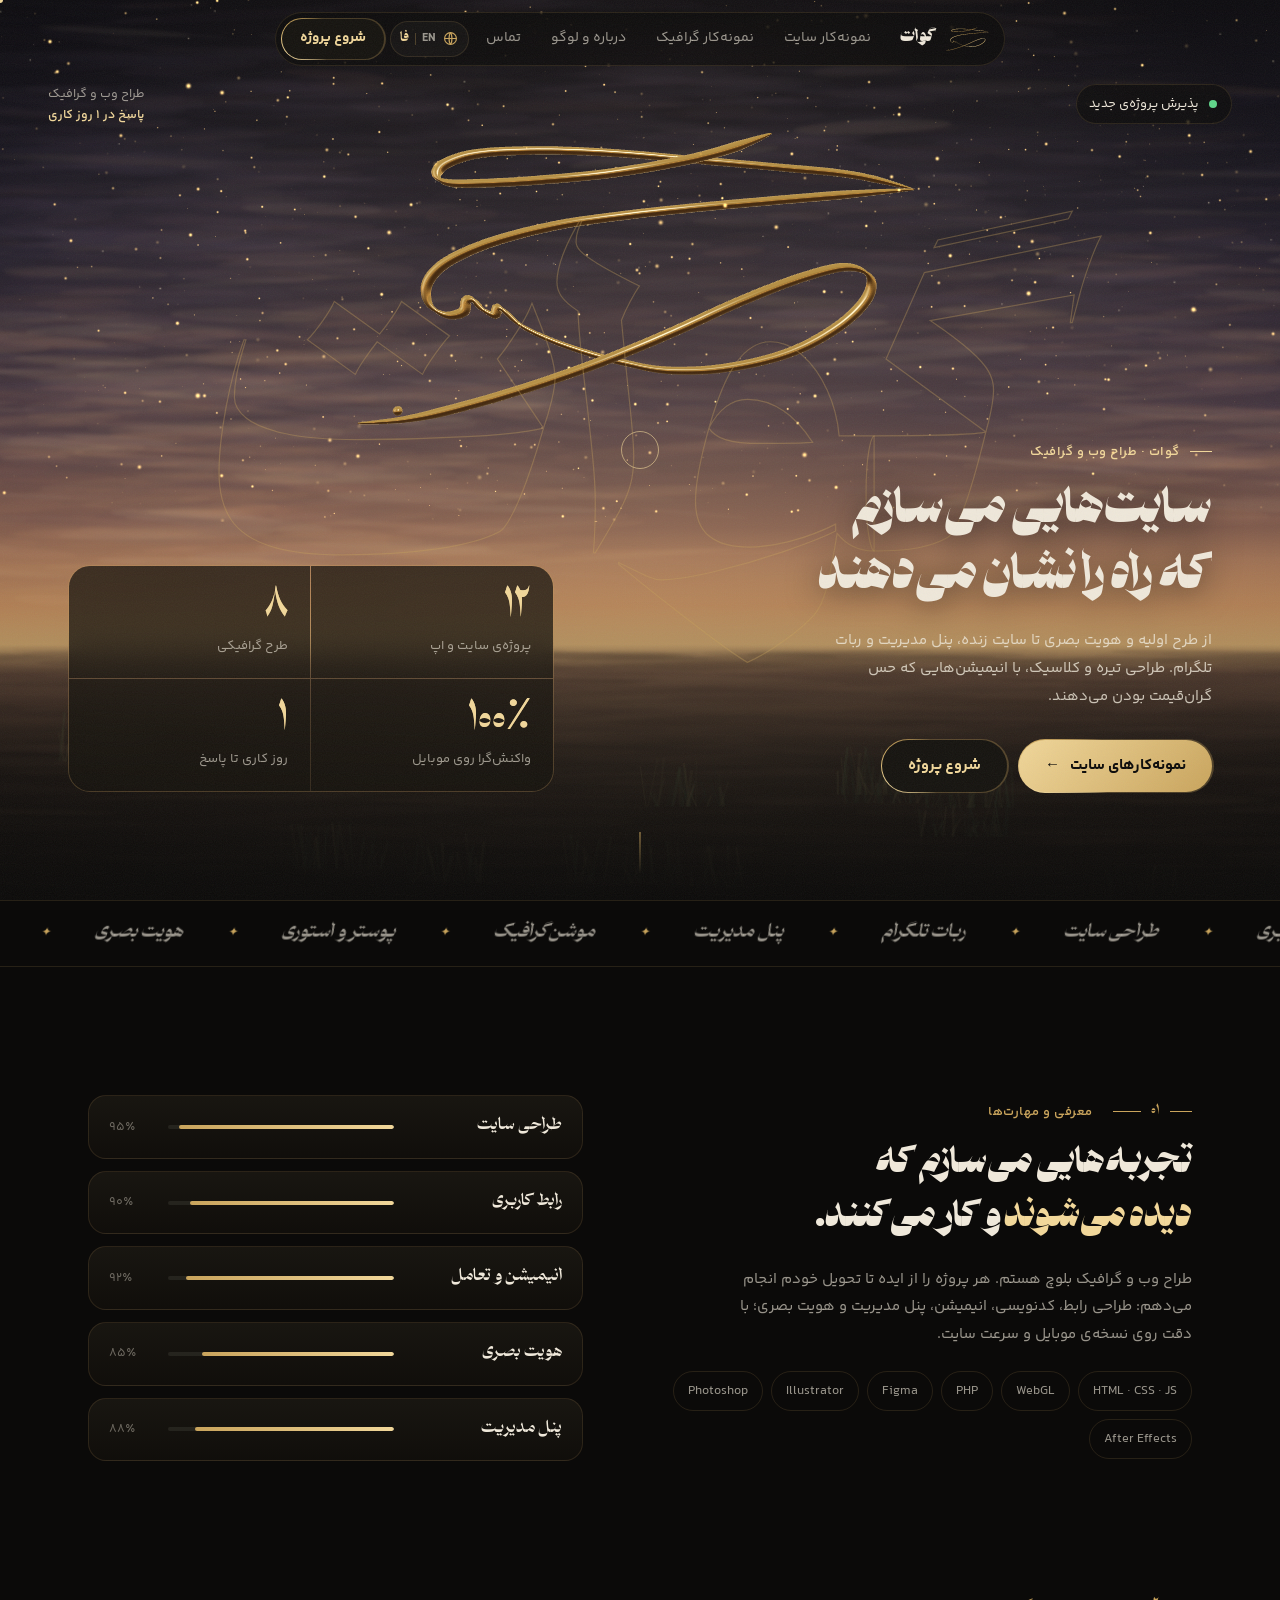
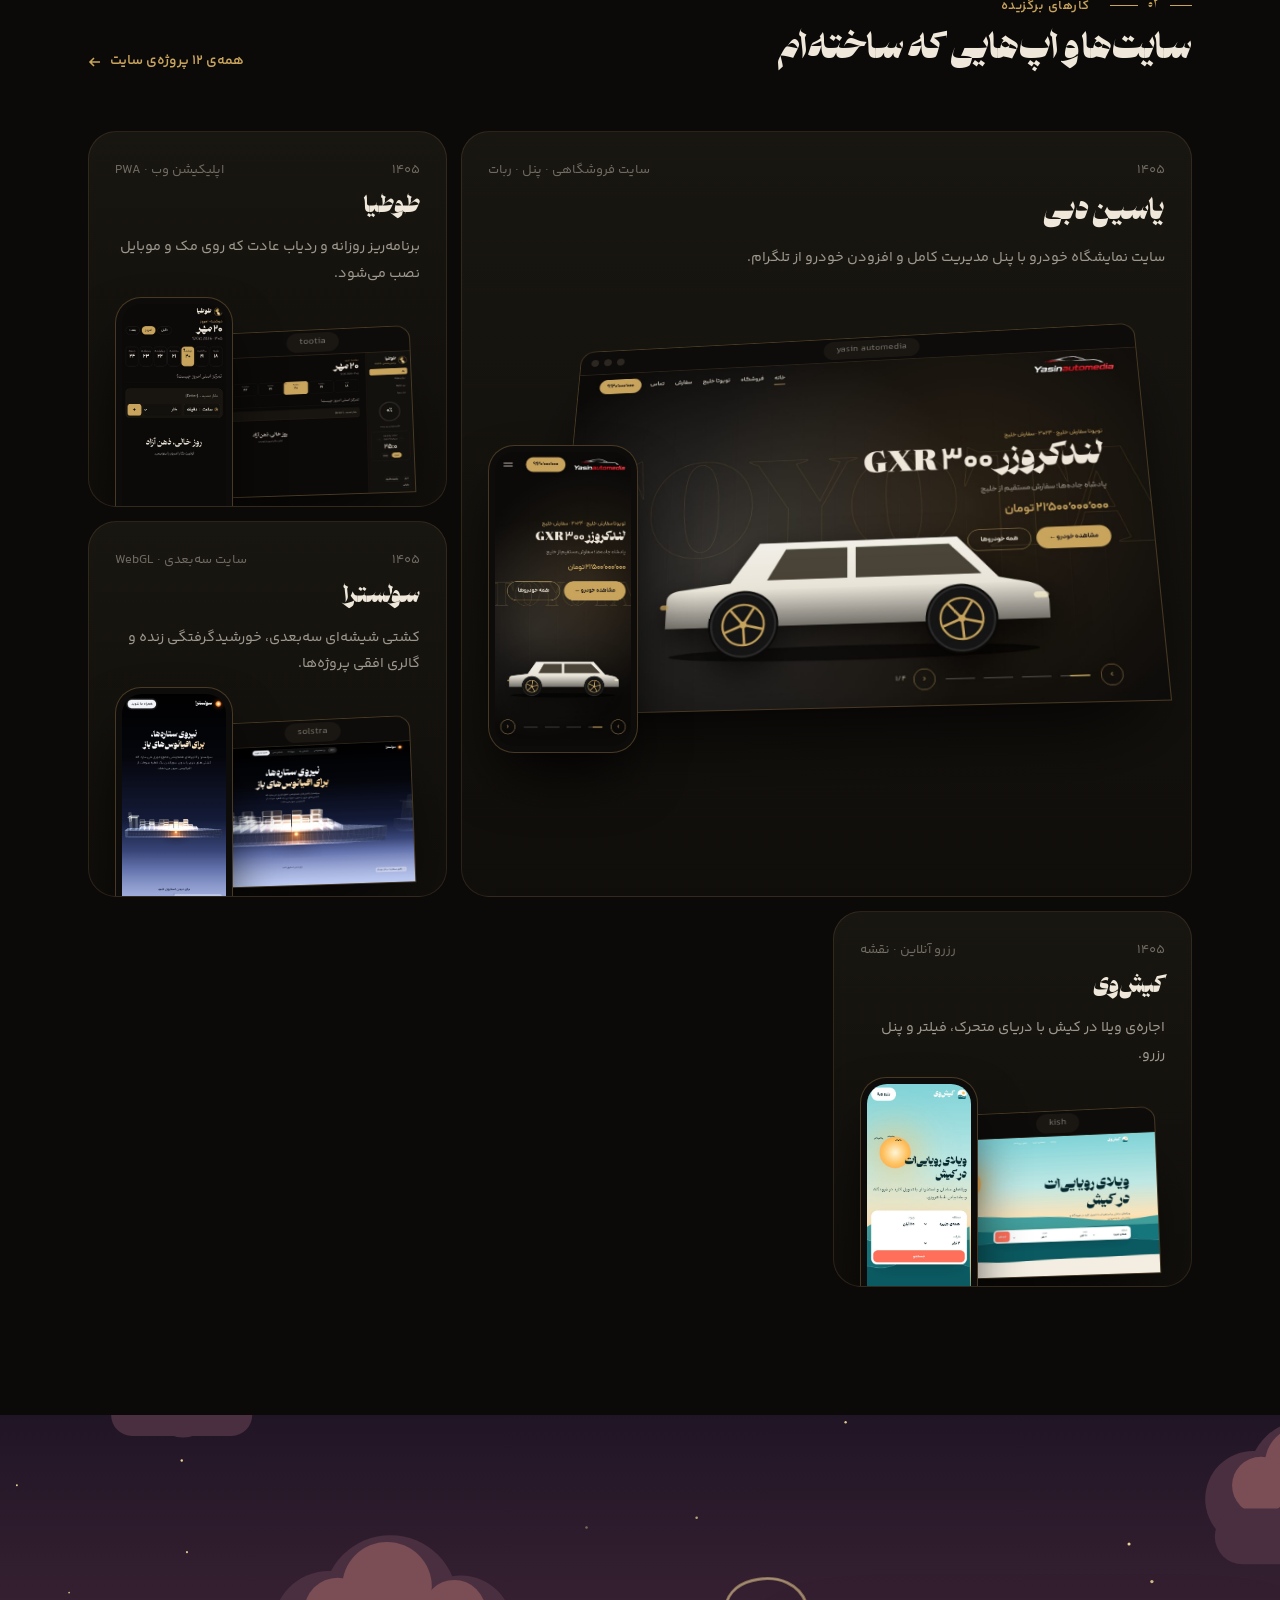
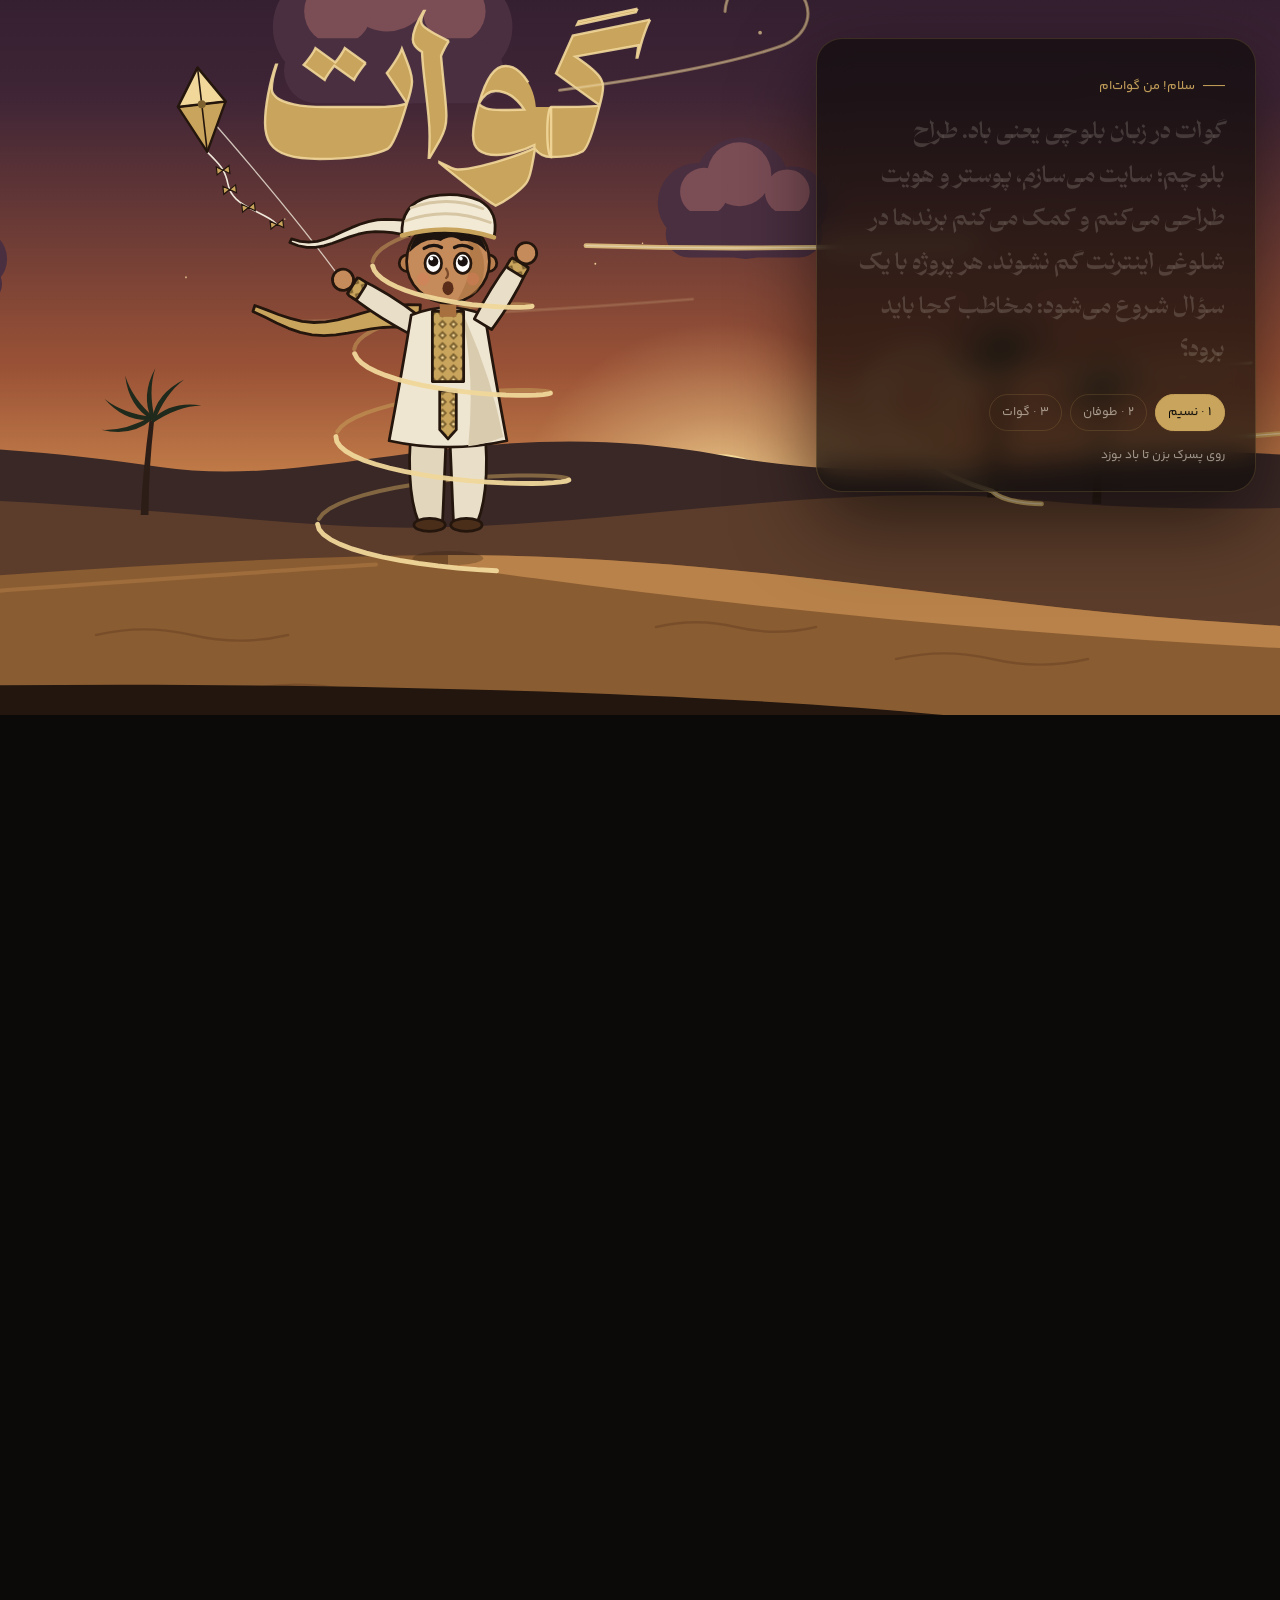
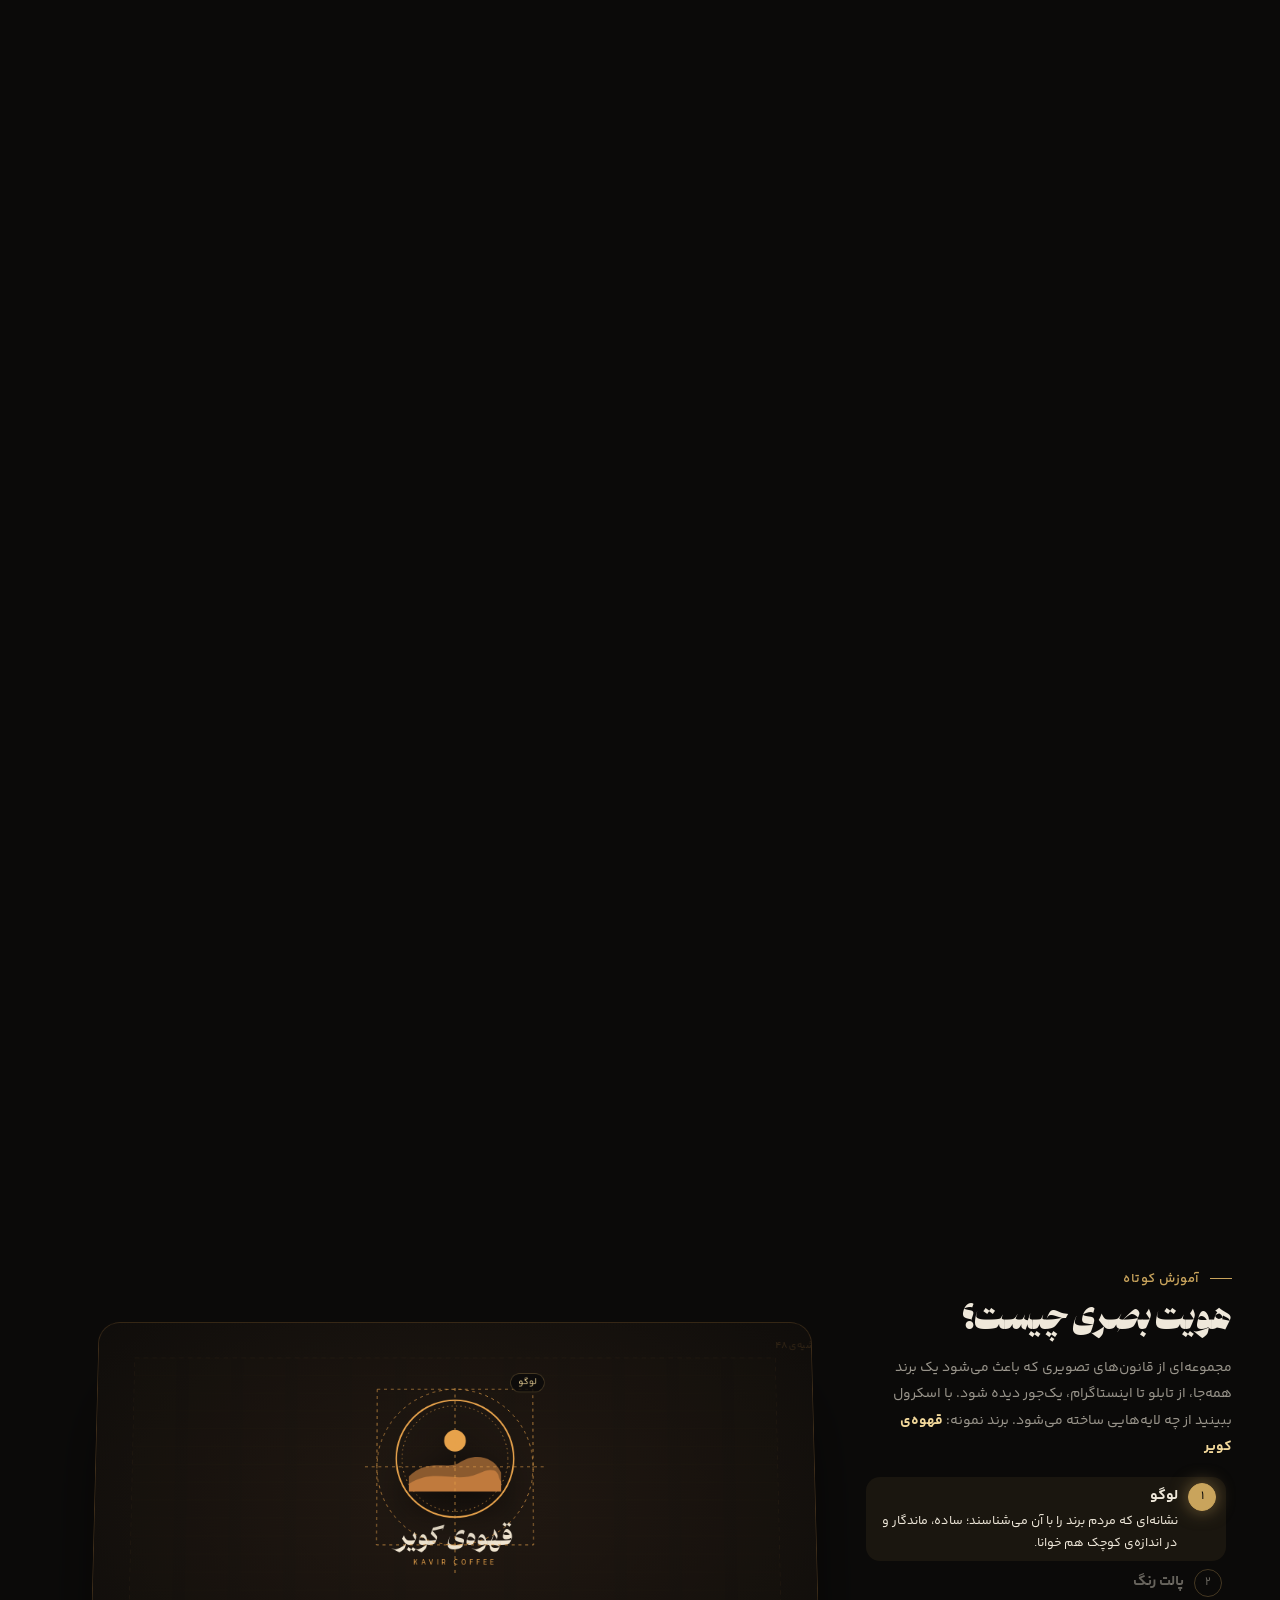
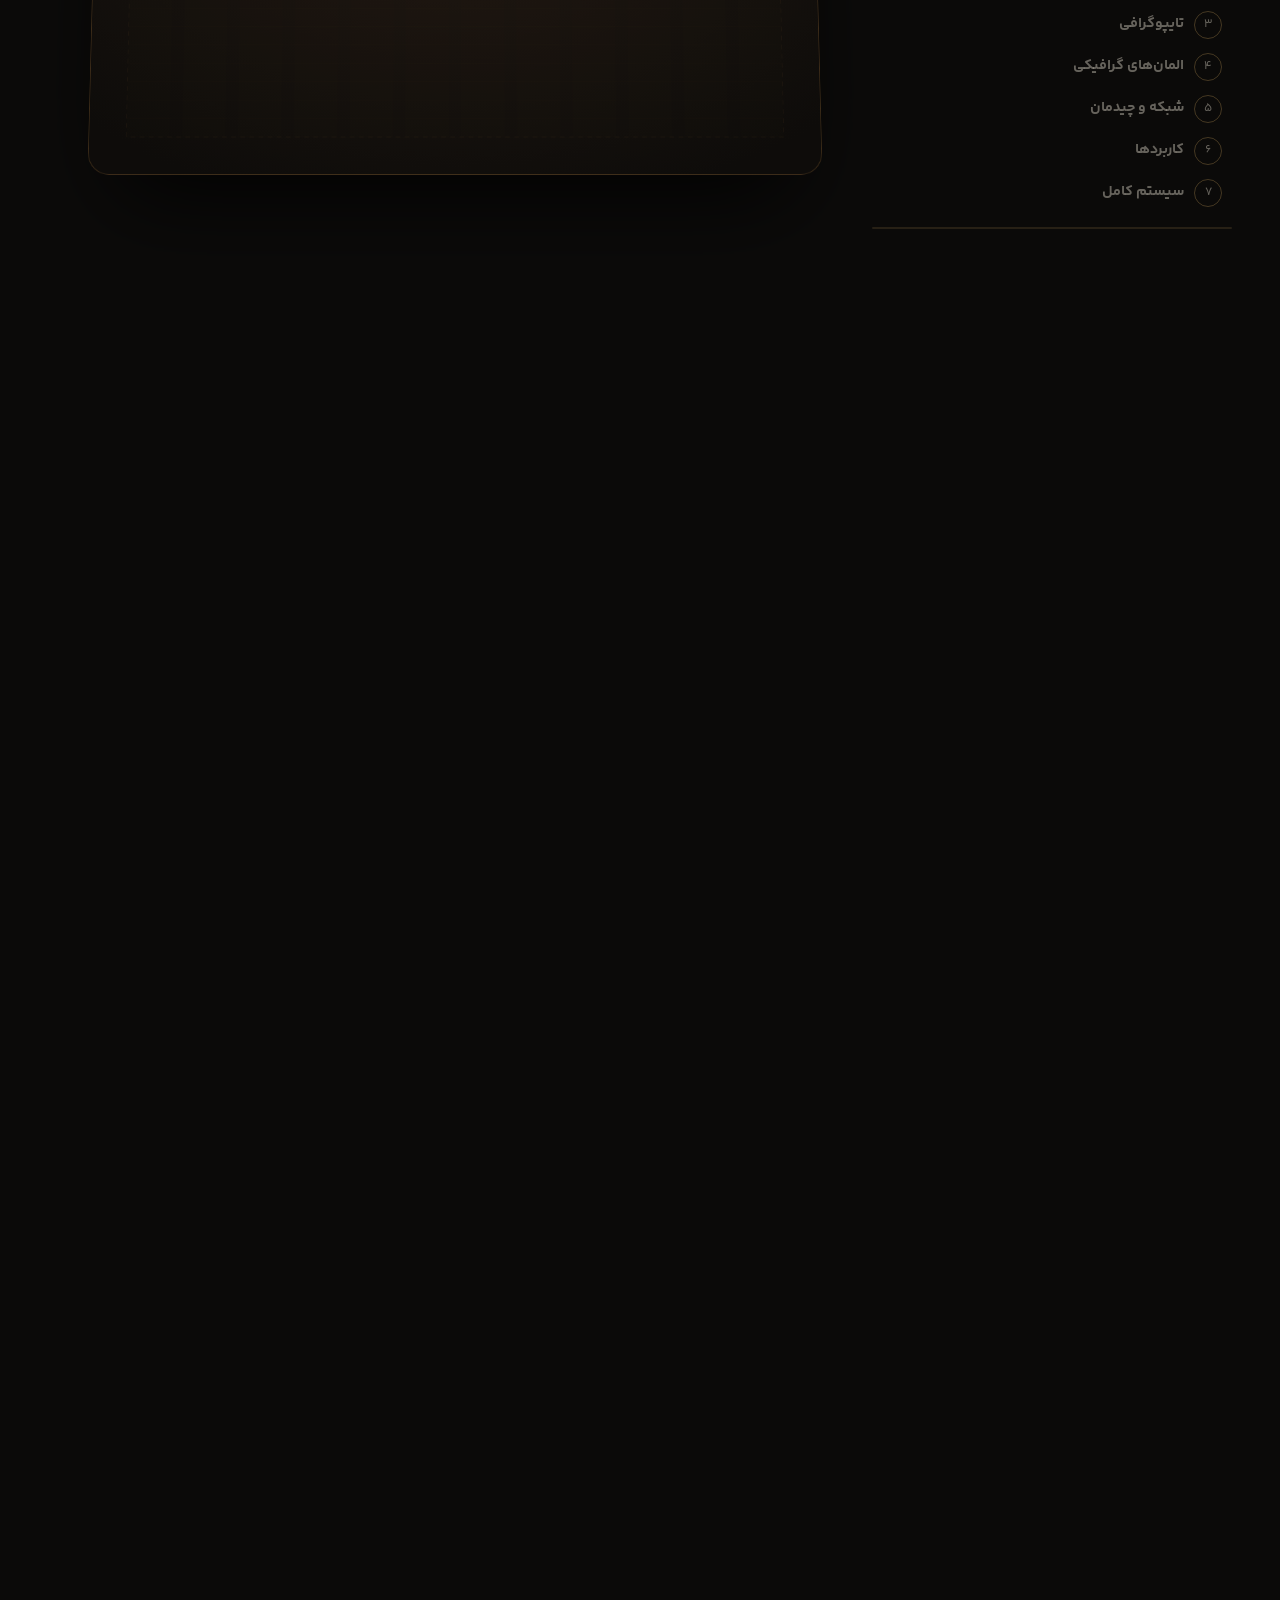
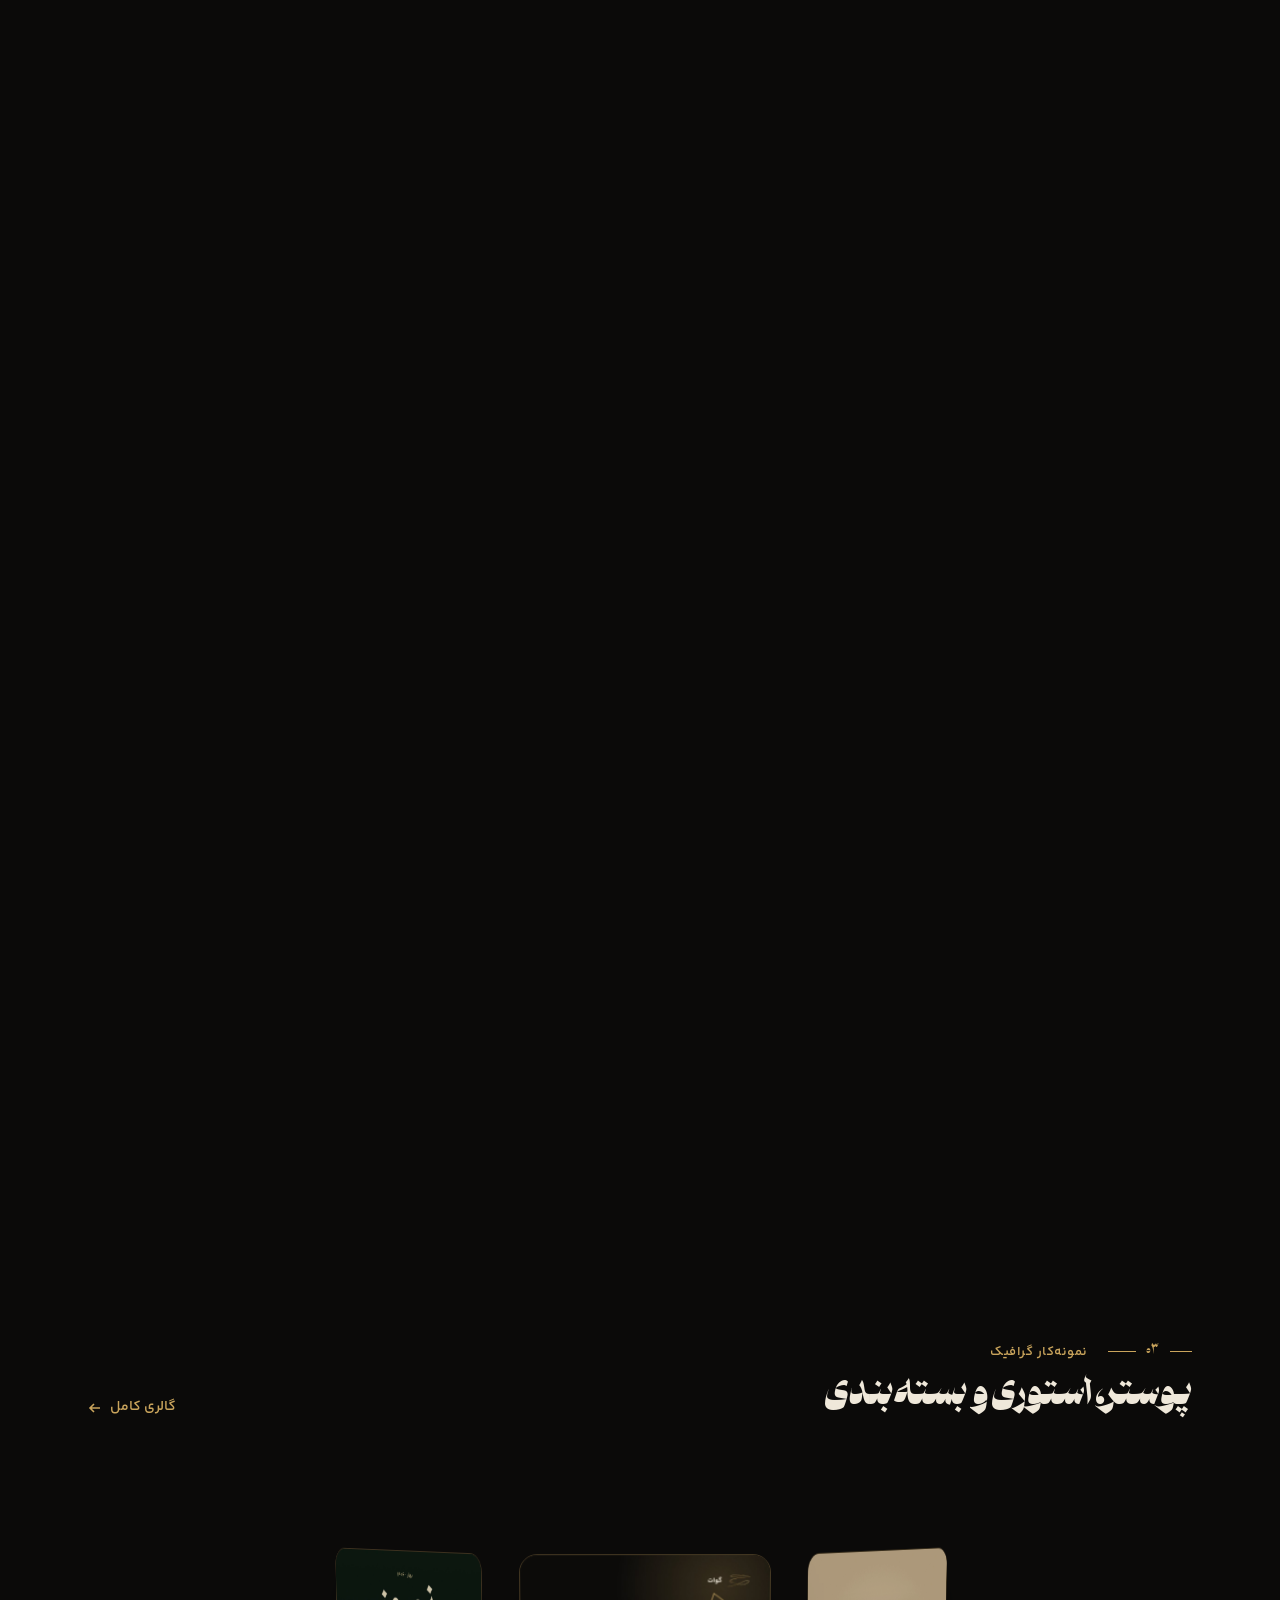
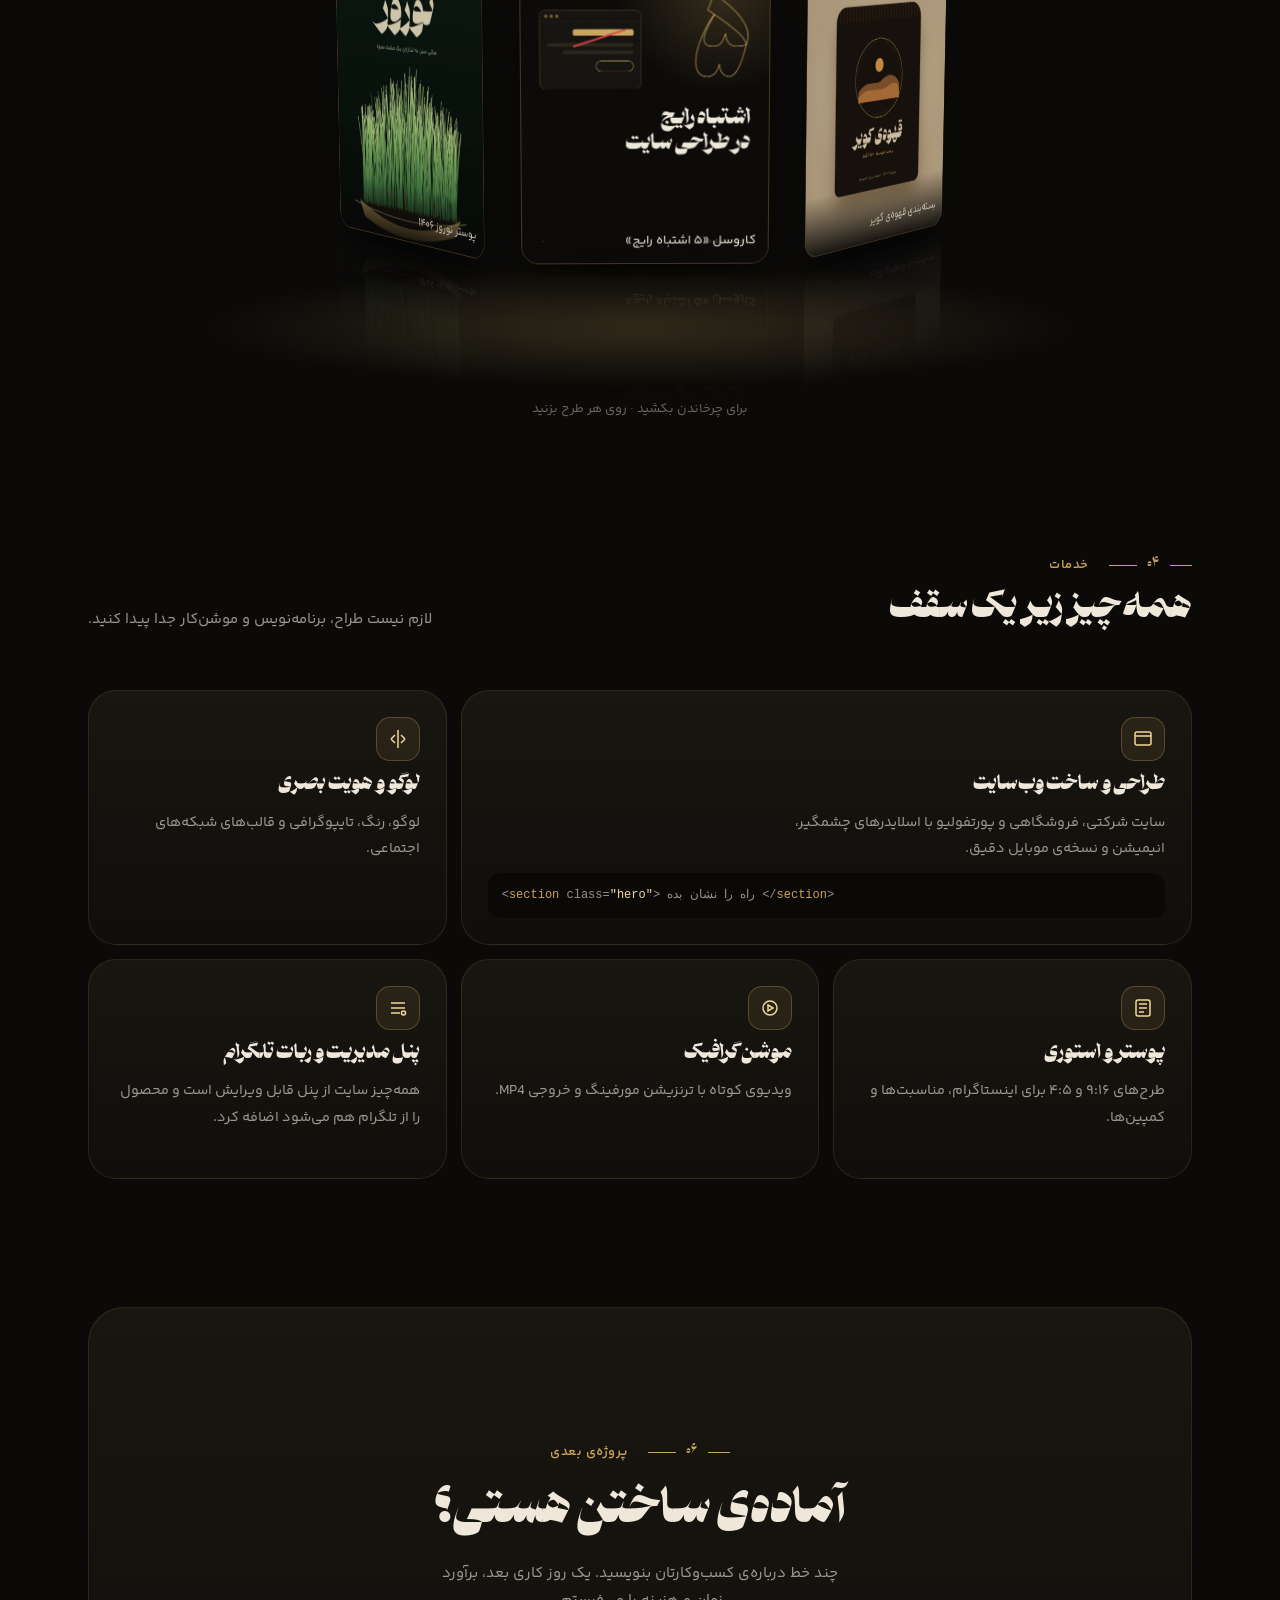
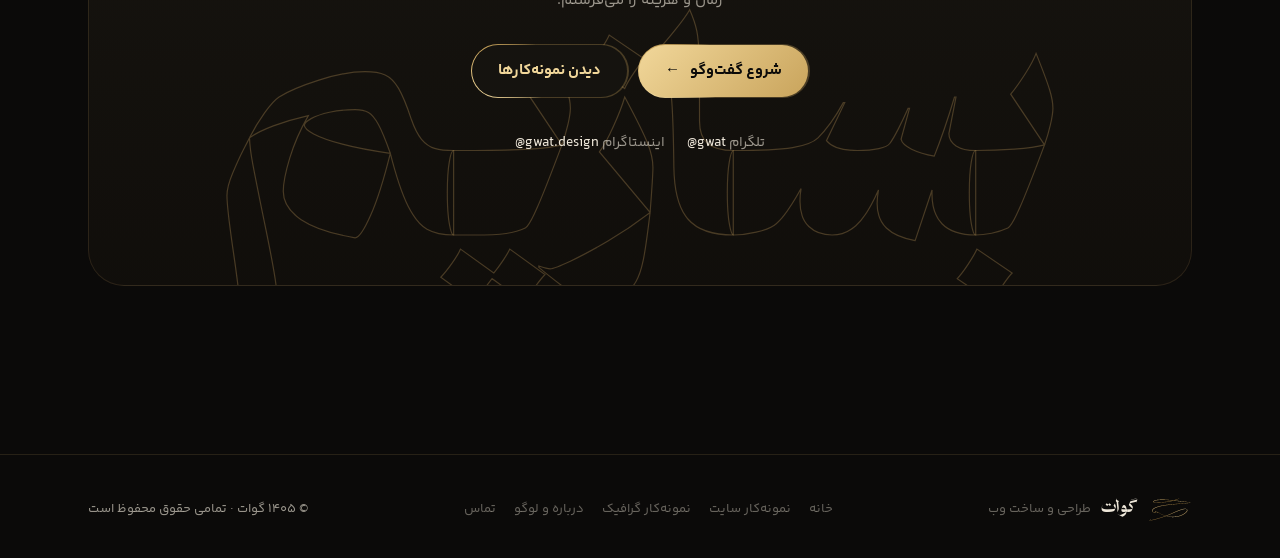
<file: index.html>
<!doctype html><html lang="fa" dir="rtl"><head><meta charset="utf-8"><script src="assets/i18n.js"></script><meta name="viewport" content="width=device-width,initial-scale=1,viewport-fit=cover"><link rel="icon" href="assets/img/mark.svg">
<title>گوات</title>
<link rel="stylesheet" href="assets/style.css">
<style>
/* home: dusk-sky hero with a 3D gold signature, statement, featured web, graphic strip, bento, 3D coin CTA */
.hero{position:relative;min-height:100vh;min-height:100svh;display:flex;flex-direction:column;justify-content:flex-end;overflow:hidden;isolation:isolate;perspective:1200px}
#sky{position:absolute;inset:-3%;width:106%;height:106%;z-index:-2;transition:transform 1.2s cubic-bezier(.2,.7,.2,1)}
.hero::after{content:"";position:absolute;inset:0;z-index:-1;background:linear-gradient(180deg,#0b0a0955,transparent 30%,transparent 62%,var(--bg))}
.hero-in{text-align:center;padding:0 var(--gut) clamp(90px,12vh,130px);width:100%;position:relative;z-index:1;transform-style:preserve-3d}
.hero .eyebrow{color:var(--gold-hi)}
.hero .eyebrow::after{content:"";width:22px;height:1px;background:currentColor}
.hero h1{font-size:46px;line-height:1.45;margin-block:22px 18px;color:var(--ivory);filter:drop-shadow(0 2px 16px #0b0a09aa);position:relative}
.hero p.lead{margin:0 auto;max-width:46ch;color:#efe8dacc}
.hero .acts{display:flex;gap:12px;justify-content:center;flex-wrap:wrap;margin-top:30px}
#gl{position:absolute;left:0;right:0;top:0;height:58%;width:100%;z-index:0;touch-action:pan-y}
.gl-fallback{display:none;position:absolute;left:50%;top:32%;translate:-50% -50%;width:min(520px,70vw);height:auto}
.no-gl .gl-fallback{display:block}
.scroll-cue{position:absolute;bottom:26px;left:50%;translate:-50% 0;width:1px;height:42px;background:linear-gradient(var(--gold),transparent);animation:cue 2.2s ease-in-out infinite}
@keyframes cue{0%{transform:scaleY(0);transform-origin:top}50%{transform:scaleY(1);transform-origin:top}51%{transform-origin:bottom}100%{transform:scaleY(0);transform-origin:bottom}}

.marq{border-block:1px solid var(--line);overflow:hidden;padding-block:16px;direction:ltr}
.marq-t{display:flex;gap:44px;width:max-content;animation:mq 34s linear infinite}
.marq span{direction:rtl;font-family:var(--display);font-size:18px;color:var(--dim);white-space:nowrap;display:flex;align-items:center;gap:44px}
.marq span::after{content:"✦";color:var(--gold);font-size:12px}
@keyframes mq{to{transform:translateX(-50%)}}

/* statement: cartoon wind story — a Baloch kid, a kite and the wind (گوات) */
.statement{height:320vh;position:relative}
.statement .stick{position:sticky;top:0;height:100vh;height:100svh;overflow:hidden;isolation:isolate}
.wnd{position:absolute;inset:0;width:100%;height:100%;display:block}
.wnd-sand{position:absolute;inset:0;width:100%;height:100%;pointer-events:none}
.wnd .kid{cursor:pointer}
.wnd .ol{stroke:#24160d;stroke-width:3;stroke-linejoin:round;stroke-linecap:round}
.wnd .rib{fill:none;stroke-linecap:round}
.wnd .word{font-family:var(--display);font-weight:800}
.st-card{position:absolute;z-index:2;top:50%;inset-inline-start:max(24px,calc((100vw - 1240px)/2));transform:translateY(-50%);width:min(440px,40vw);padding:30px 30px 24px;border-radius:26px;background:#0b0a09a6;border:1px solid #c9a45c33;backdrop-filter:blur(14px);-webkit-backdrop-filter:blur(14px);box-shadow:0 30px 80px #0008;transition:opacity .5s,transform .5s}
.st-eyb{display:inline-flex;align-items:center;gap:8px;font-size:13px;color:var(--gold);margin-bottom:14px}
.st-eyb::before{content:"";width:22px;height:1px;background:var(--gold)}
.statement p{margin:0;font-family:var(--display);font-size:clamp(18px,1.75vw,24px);line-height:1.95}
.js .statement .w{color:#efe8da2e;transition:color .25s}
.js .statement .w.on{color:var(--ivory)}
.js .statement .w.g.on{color:var(--gold)}
.st-ph{display:flex;gap:8px;margin-top:20px}
.st-ph i{font-style:normal;font-size:12.5px;padding:6px 12px;border-radius:99px;border:1px solid #c9a45c2e;color:var(--dim);transition:.4s}
.st-ph i.on{background:var(--gold);color:#0b0a09;border-color:var(--gold)}
.st-hint{display:block;margin-top:14px;font-size:12px;color:var(--dim)}
.st-gust{position:absolute;z-index:3;pointer-events:none;font-family:var(--display);color:var(--gold-hi);font-size:22px;opacity:0;transform:translate(-50%,0) scale(.6);text-shadow:0 4px 20px #000}
.st-gust.go{animation:gust 1.1s cubic-bezier(.2,.8,.2,1)}
@keyframes gust{20%{opacity:1;transform:translate(-50%,-30px) scale(1.1) rotate(-6deg)}100%{opacity:0;transform:translate(-160%,-90px) scale(.9) rotate(-14deg)}}
@media (max-width:820px){
  .statement{height:280vh}
  .st-card{top:76px;transform:none;inset-inline:16px;width:auto;padding:20px 20px 16px;border-radius:20px}
  .statement p{font-size:16.5px;line-height:1.9}
  .st-card.fade{opacity:0;transform:translateY(-14px);pointer-events:none}
  .st-ph{margin-top:14px}.st-hint{display:none}
}
@media (prefers-reduced-motion:reduce){.statement{height:auto}.statement .stick{position:relative;height:100svh}}

.feat{display:grid;grid-template-columns:repeat(2,minmax(0,1fr));gap:18px}
.fcard{padding:26px 26px 0;display:flex;flex-direction:column;gap:6px;min-width:0}
.fcard .meta{display:flex;justify-content:space-between;align-items:center;gap:10px;font-size:13px;color:var(--mute)}
.fcard h3{font-size:22px}
.fcard p{margin:0;color:var(--dim);font-size:14.5px}
.fcard .stage{position:relative;margin-top:22px;padding-bottom:0}
.fcard .browser{margin-inline-end:50px;border-bottom-left-radius:0;border-bottom-right-radius:0;transition:transform .6s cubic-bezier(.2,.7,.2,1)}
.fcard .phone{position:absolute;left:0;bottom:-30px;width:118px;transition:transform .6s cubic-bezier(.2,.7,.2,1)}
.fcard:hover .browser{transform:translateY(-8px)}
.fcard:hover .phone{transform:translateY(-22px) rotate(-3deg)}
@media (max-width:820px){.feat{grid-template-columns:minmax(0,1fr)}}

.ring-stage{position:relative;height:520px;perspective:1600px;perspective-origin:50% 35%;cursor:grab;touch-action:pan-y;user-select:none;-webkit-user-select:none}
.ring-stage:active{cursor:grabbing}
.ring{position:absolute;left:50%;top:40px;width:var(--cw);height:calc(var(--cw)*1.25);margin-left:calc(var(--cw)/-2);transform-style:preserve-3d;--cw:250px}
.ring a{position:absolute;inset:0;border-radius:18px;overflow:hidden;border:1px solid var(--line-2);backface-visibility:hidden;box-shadow:0 30px 60px -20px #000;-webkit-box-reflect:below 14px linear-gradient(transparent 60%,#ffffff22)}
.ring img{width:100%;height:100%;object-fit:cover;pointer-events:none}
.ring a::after{content:"";position:absolute;inset:0;background:linear-gradient(115deg,transparent 30%,#fff3 45%,transparent 60%);transform:translateX(-100%);transition:transform .9s}
.ring a:hover::after{transform:translateX(100%)}
.ring a span{position:absolute;inset-inline:0;bottom:0;padding:26px 12px 10px;font-size:13px;background:linear-gradient(transparent,#0b0a09e6)}
.ring-floor{position:absolute;left:50%;bottom:10px;width:min(900px,100%);height:120px;translate:-50% 0;background:radial-gradient(closest-side,#c9a45c33,transparent);filter:blur(6px);pointer-events:none}
.ring-hint{text-align:center;color:var(--mute);font-size:13px;margin:0}
@media (max-width:640px){.ring-stage{height:380px}.ring{--cw:160px;top:30px}}
.bento{display:grid;grid-template-columns:repeat(3,minmax(0,1fr));gap:14px}
.tile{padding:26px;display:flex;flex-direction:column;gap:10px;min-height:220px}
.tile.wide{grid-column:span 2}
.tile h3{font-size:19px;line-height:1.5}
.tile p{margin:0;color:var(--dim);font-size:14.5px;max-width:44ch}
.tile .ic{width:44px;height:44px;border-radius:14px;display:grid;place-items:center;background:#c9a45c1a;border:1px solid var(--line-2);color:var(--gold-hi)}
.tile .ic svg{width:20px;height:20px}
.code{margin-top:auto;font-family:ui-monospace,Menlo,monospace;font-size:12px;direction:ltr;text-align:left;color:var(--dim);background:#0006;border-radius:12px;padding:12px 14px;line-height:1.7;overflow-x:auto}
.code b{color:var(--gold);font-weight:400}.code em{color:var(--gold-hi);font-style:normal}
@media (max-width:900px){.bento{grid-template-columns:repeat(2,minmax(0,1fr))}}
@media (max-width:600px){.bento{grid-template-columns:minmax(0,1fr)}.tile.wide{grid-column:auto}}

.cta{display:grid;grid-template-columns:minmax(0,1.2fr) minmax(0,1fr);align-items:center;gap:30px;padding:clamp(28px,5vw,64px)}
.cta::after{content:"";position:absolute;inset:auto -20% -60% 30%;height:120%;background:radial-gradient(closest-side,#c9a45c30,transparent);pointer-events:none}
.cta h2{font-size:clamp(22px,3vw,34px);line-height:1.5}
.cta p{color:var(--dim);margin-block:12px 24px;max-width:42ch}
.coin-wrap{perspective:900px;display:grid;place-items:center;height:260px}
.coin{width:210px;height:210px;position:relative;transform-style:preserve-3d;animation:coin 9s cubic-bezier(.45,0,.55,1) infinite}
.coin .face{position:absolute;inset:0;border-radius:50%;display:grid;place-items:center;backface-visibility:hidden;background:radial-gradient(circle at 40% 30%,#2e261a,#0e0c0a 70%);box-shadow:0 0 0 2px #c9a45c,0 0 0 9px #15130f,0 0 0 10px #c9a45c66,0 30px 50px -10px #000}
.coin .face+.face{transform:rotateY(180deg)}
.coin svg{width:80%;height:auto}
@keyframes coin{0%,15%{transform:rotateY(0) rotateX(8deg)}50%,65%{transform:rotateY(180deg) rotateX(-6deg)}100%{transform:rotateY(360deg) rotateX(8deg)}}
@media (max-width:760px){.cta{grid-template-columns:minmax(0,1fr)}.coin-wrap{height:200px;order:-1}}

@media (max-width:640px){
  .hero h1{font-size:24px;line-height:1.6}
  #gl{height:56%}
  .hero-in{padding-bottom:120px}
}

/* ===== 3D explainer: what is a visual identity ===== */
.bx{height:560vh;position:relative}
.bx-stick{position:sticky;top:0;height:100vh;height:100svh;overflow:hidden;display:grid;grid-template-columns:minmax(0,360px) minmax(0,1fr);align-items:center;gap:10px;max-width:1440px;margin-inline:auto;padding-inline:var(--gut)}
.bx-cap{position:relative;z-index:2}
.bx-cap h2{font-size:clamp(20px,2.6vw,32px);line-height:1.5;margin-block:8px 8px}
.bx-intro{margin:0 0 16px;color:var(--dim);font-size:14px;line-height:1.9}
.bx-intro b{color:var(--gold-hi)}
.bx-steps{list-style:none;margin:0;padding:0;display:flex;flex-direction:column;gap:2px;counter-reset:s}
.bx-steps li{counter-increment:s;display:grid;grid-template-columns:28px 1fr;column-gap:10px;padding:6px 10px;border-radius:14px;color:var(--mute);transition:color .4s,background .4s,transform .5s cubic-bezier(.2,.8,.2,1)}
.bx-steps li::before{content:counter(s,persian);grid-row:span 2;width:26px;height:26px;border-radius:50%;border:1px solid var(--line-2);display:grid;place-items:center;font-size:12px;transition:all .4s}
.bx-steps b{font-weight:700;font-size:14.5px}
.bx-steps span{font-size:12.5px;line-height:1.8;max-height:0;overflow:hidden;transition:max-height .5s}
.bx-steps li.on{color:var(--ivory);background:#c9a45c14;transform:translateX(-6px)}
.bx-steps li.on span{max-height:80px}
.bx-steps li.on::before{background:var(--gold);color:var(--bg);border-color:var(--gold);box-shadow:0 0 18px #c9a45c88}
.bx-steps li.done::before{border-color:var(--gold);color:var(--gold)}
.bx-bar{height:2px;background:var(--line);margin-top:14px;border-radius:2px;overflow:hidden}
.bx-bar i{display:block;height:100%;background:linear-gradient(90deg,var(--gold-lo),var(--gold-hi));transform-origin:right;transform:scaleX(0)}
.bx-stage{position:relative;height:100%;min-height:0;perspective:2000px;perspective-origin:50% 40%}
.bx-world{position:absolute;left:50%;top:50%;width:960px;height:600px;margin:-300px 0 0 -480px;transform-style:preserve-3d}
.bx-l{position:absolute;left:50%;top:50%;transform-style:preserve-3d;will-change:transform,opacity}
.bx-l em{position:absolute;top:-30px;inset-inline-start:0;font-style:normal;font-size:12px;white-space:nowrap;color:var(--gold-hi);background:#0b0a09d9;border:1px solid var(--line-2);border-radius:999px;padding:1px 10px;opacity:var(--lab,0)}
.bx-plate{width:960px;height:600px;margin:-300px 0 0 -480px;border-radius:28px;background:radial-gradient(70% 70% at 50% 40%,#211912,#0e0c0a);border:1px solid #e7a24b33;box-shadow:0 60px 120px -40px #000}
.bx-plate svg{position:absolute;inset:0;width:100%;height:100%}
.bx-plate em{top:16px;inset-inline-start:20px}
.bx-logo{width:240px;height:240px;margin:-200px 0 0 -120px;text-align:center}
.bx-logo>svg:first-child{width:170px;height:170px;display:block;margin:0 auto;filter:drop-shadow(0 16px 24px #000c)}
.bx-logo b{display:block;font-family:var(--display);font-size:34px;color:#f1e6d2;line-height:1.2;margin-top:4px}
.bx-logo small{display:block;font-size:10px;letter-spacing:.4em;color:#e7a24b}
.bx-guides{position:absolute;inset:0;width:100%;height:100%;overflow:visible;pointer-events:none}
.bx-guides *{fill:none;stroke:#e7a24b;stroke-width:.8;stroke-dasharray:4 5;opacity:var(--g,0)}
.bx-sw{display:flex;gap:10px;margin:110px 0 0 -440px}
.bx-sw i{position:relative;width:58px;height:96px;border-radius:12px;background:var(--c);border:1px solid #e7a24b40;box-shadow:0 14px 26px -8px #000}
.bx-sw i span{position:absolute;bottom:-20px;left:0;right:0;text-align:center;font-size:9px;color:var(--mute);direction:ltr;font-style:normal}
.bx-type{width:330px;margin:110px 0 0 110px;border-radius:18px;background:#15100b;border:1px solid #e7a24b40;display:grid;grid-template-columns:auto 1fr;gap:18px;align-items:center;padding:16px 20px;box-shadow:0 20px 40px -12px #000}
.bx-type small{display:block;font-size:10px;color:#e7a24b}
.bx-type b{font-family:var(--display);font-size:54px;color:#f1e6d2;line-height:1.1}
.bx-type p{margin:2px 0 0;font-size:13px;color:#d9c8ad;line-height:1.8}
.bx-pat{width:250px;height:115px;margin:-285px 0 0 -460px;border-radius:14px;overflow:hidden;box-shadow:0 18px 30px -10px #000}
.bx-pat svg{width:100%;height:100%;display:block}
.bx-card{width:210px;height:120px;margin:-285px 0 0 240px;perspective:800px}
.bx-card-in{position:absolute;inset:0;transform-style:preserve-3d;animation:cardflip 7s cubic-bezier(.6,0,.3,1) infinite}
.bx-card-in>div{position:absolute;inset:0;border-radius:12px;backface-visibility:hidden;display:grid;place-items:center;box-shadow:0 20px 40px -10px #000}
.bx-card .f{background:#1a120c;border:1px solid #e7a24b55}.bx-card .f svg{width:84px;height:84px}
.bx-card .b{background:#f1e6d2;color:#1a120c;transform:rotateY(180deg);align-content:center;gap:4px;text-align:center}
.bx-card .b b{font-family:var(--display);font-size:24px;line-height:1}.bx-card .b span{font-size:11px;color:#5a3a22}
@keyframes cardflip{0%,40%{transform:rotateY(0)}50%,90%{transform:rotateY(180deg)}100%{transform:rotateY(360deg)}}
.bx-pack{width:136px;height:170px;margin:-140px 0 0 -470px;border-radius:14px;overflow:hidden;border:1px solid #e7a24b40;box-shadow:0 20px 40px -12px #000}
.bx-pack img{width:100%;height:100%;object-fit:cover}
.bx-pack em,.bx-story em{top:auto;bottom:8px;inset-inline-start:8px}
.bx-story{width:120px;height:214px;margin:-120px 0 0 345px;border-radius:16px;overflow:hidden;border:1px solid #e7a24b55;box-shadow:0 20px 40px -12px #000;background:linear-gradient(180deg,#2a1a10,#1a120c)}
.st-in{position:absolute;inset:0;padding:12px;display:flex;flex-direction:column}
.st-top{display:flex;align-items:center;gap:6px;font-size:9px;color:#f1e6d2}.st-top svg{width:22px;height:22px}
.st-in b{font-family:var(--display);font-size:30px;line-height:1.15;color:#f1e6d2;margin-top:auto}
.st-in i{height:28px;margin:8px -12px;background:repeating-linear-gradient(170deg,#c07a3d 0 6px,#8b5a2e 6px 12px);opacity:.8}
.st-btn{align-self:flex-start;font-size:10px;background:#e7a24b;color:#1a120c;border-radius:999px;padding:2px 10px;margin-bottom:22px}
@media (max-width:900px){
  .bx{height:500vh}
  .bx-stick{grid-template-columns:minmax(0,1fr);grid-template-rows:auto 1fr;align-items:start;padding-top:80px}
  .bx-cap h2{font-size:19px;margin-block:4px}
  .bx-intro{display:none}
  .bx-steps li{display:none;transform:none!important}.bx-steps li.on{display:grid}
  .bx-bar{margin-top:6px}
}
@media (prefers-reduced-motion:reduce){.bx{height:auto}.bx-stick{position:relative;height:auto;padding-block:80px}.bx-stage{height:640px}.bx-card-in{animation:none}}

/* ===== redesign v4 (resume-site style): availability badge, giant outline word, split hero bottom, numbered sections, bento work, big CTA ===== */
.hero{justify-content:flex-end}
.hero .ghost{position:absolute;left:50%;bottom:clamp(170px,26vh,260px);translate:-50% 0;font-family:var(--display);font-weight:800;font-size:clamp(150px,30vw,460px);line-height:1;white-space:nowrap;color:transparent;-webkit-text-stroke:1.2px #c9a45c59;pointer-events:none;user-select:none;transition:transform .2s linear;z-index:0}
.avail{position:absolute;top:calc(84px + env(safe-area-inset-top,0px));inset-inline-start:var(--gut);display:inline-flex;align-items:center;gap:10px;font-size:13px;color:var(--ivory);padding:7px 14px 7px 12px;border-radius:999px;background:#0b0a0999;border:1px solid var(--line);backdrop-filter:blur(10px);-webkit-backdrop-filter:blur(10px);z-index:2}
.avail i{width:8px;height:8px;border-radius:50%;background:#5fd68a;box-shadow:0 0 0 0 #5fd68a88;animation:pulse 2s infinite}
@keyframes pulse{70%{box-shadow:0 0 0 10px #5fd68a00}100%{box-shadow:0 0 0 0 #5fd68a00}}
.hero-meta{position:absolute;top:calc(84px + env(safe-area-inset-top,0px));inset-inline-end:var(--gut);font-size:12.5px;color:var(--dim);text-align:end;line-height:1.7;z-index:2}
.hero-meta b{color:var(--gold-hi);font-weight:600}
.hero-in.v4{display:grid;grid-template-columns:minmax(0,1.25fr) minmax(0,1fr);gap:clamp(24px,4vw,64px);align-items:end;text-align:start;max-width:1240px;margin:0 auto}
.hero-in.v4 h1{margin-block:16px 14px}
.hero-in.v4 p.lead{margin:0;max-width:44ch}
.hero-in.v4 .acts{justify-content:flex-start}
.hero-in.v4 .eyebrow::after{display:none}
.hstats{display:grid;grid-template-columns:repeat(2,minmax(0,1fr));gap:1px;background:var(--line);border:1px solid var(--line);border-radius:22px;overflow:hidden;backdrop-filter:blur(14px);-webkit-backdrop-filter:blur(14px)}
.hstats>div{background:#0b0a09b3;padding:20px 22px;display:flex;flex-direction:column;gap:4px}
.hstats b{font-family:var(--display);font-size:clamp(28px,3.2vw,40px);color:var(--gold-hi);line-height:1.1}
.hstats span{font-size:13px;color:var(--dim)}
@media (max-width:900px){.hero-in.v4{grid-template-columns:minmax(0,1fr);text-align:center}.hero-in.v4 p.lead{margin-inline:auto}.hero-in.v4 .acts{justify-content:center}.hero-meta{display:none}.avail{inset-inline-start:50%;translate:50% 0}}
@media (max-width:640px){.hstats>div{padding:14px 16px}.hstats b{font-size:26px}.hero .ghost{bottom:auto;top:24%}}
html.en .avail{translate:none}
@media (max-width:900px){html.en .avail{translate:-50% 0}}
/* numbered section heads */
.sno{display:inline-flex;align-items:center;gap:10px;font-family:var(--display);font-size:14px;color:var(--gold);margin-inline-end:10px;vertical-align:middle}
.sno::after{content:"";width:28px;height:1px;background:var(--gold)}
/* about & skills */
.ab{display:grid;grid-template-columns:minmax(0,1.1fr) minmax(0,1fr);gap:clamp(24px,5vw,80px);align-items:start}
.ab h2{font-size:clamp(22px,3vw,34px);line-height:1.6;margin:14px 0 18px}
.ab h2 em{font-style:normal;color:var(--gold-hi)}
.ab p{color:var(--dim);margin:0 0 22px;max-width:52ch}
.skl{display:grid;gap:12px}
.skl .row{display:flex;align-items:center;gap:16px;padding:16px 20px;border-radius:18px}
.skl .row b{font-family:var(--display);font-size:16px;min-width:9.5em}
.skl .row .bar{flex:1;height:4px;border-radius:4px;background:#efe8da14;overflow:hidden}
.skl .row .bar i{display:block;height:100%;width:0;border-radius:4px;background:linear-gradient(90deg,var(--gold),var(--gold-hi));transition:width 1.4s cubic-bezier(.2,.7,.2,1)}
.skl.in .row .bar i{width:var(--w)}
.skl .row small{font-size:12.5px;color:var(--mute);min-width:3.4em;text-align:end}
.tools{display:flex;flex-wrap:wrap;gap:8px}
.tools span{font-size:13px;padding:7px 14px;border-radius:999px;border:1px solid var(--line);color:var(--dim)}
@media (max-width:900px){.ab{grid-template-columns:minmax(0,1fr)}.skl .row b{min-width:7.5em;font-size:15px}}
/* bento selected work */
.feat.bento{grid-template-columns:repeat(3,minmax(0,1fr))}
.feat.bento .fcard:first-child{grid-column:span 2;grid-row:span 2}
.feat.bento .fcard:first-child h3{font-size:28px}
.feat.bento .fcard:first-child .phone{width:150px}
@media (max-width:1100px){.feat.bento{grid-template-columns:repeat(2,minmax(0,1fr))}.feat.bento .fcard:first-child{grid-column:span 2;grid-row:auto}}
@media (max-width:820px){.feat.bento{grid-template-columns:minmax(0,1fr)}.feat.bento .fcard:first-child{grid-column:auto}}
/* big CTA */
.bigcta{position:relative;text-align:center;padding:clamp(60px,10vw,130px) clamp(20px,5vw,60px);border-radius:36px;overflow:hidden;isolation:isolate}
.bigcta .ghost2{position:absolute;inset:auto 0 -6% 0;z-index:-1;font-family:var(--display);font-weight:800;font-size:clamp(110px,22vw,320px);line-height:1;color:transparent;-webkit-text-stroke:1.2px #c9a45c4d;white-space:nowrap;pointer-events:none}
.bigcta::before{content:"";position:absolute;inset:-30% 10% auto;height:90%;z-index:-2;background:radial-gradient(closest-side,#c9a45c33,transparent)}
.bigcta h2{font-size:clamp(26px,4vw,46px);line-height:1.4;margin:16px 0 14px}
.bigcta p{color:var(--dim);max-width:46ch;margin:0 auto 30px}
.bigcta .acts{display:flex;gap:12px;justify-content:center;flex-wrap:wrap}
.bigcta .mini{display:flex;gap:22px;justify-content:center;flex-wrap:wrap;margin-top:34px;font-size:14px;color:var(--dim)}
.bigcta .mini a{color:var(--ivory);direction:ltr;unicode-bidi:isolate}
.bigcta .mini a:hover{color:var(--gold-hi)}
</style>

<main data-page="home">
  <header class="hero" id="hero">
    <canvas id="sky" aria-hidden="true"></canvas>
    <canvas id="gl" aria-label="امضای طلایی سه‌بعدی گوات" role="img"></canvas>
    <svg class="gl-fallback" data-mark aria-hidden="true"></svg>
    <div class="ghost" id="ghost" aria-hidden="true">گوات</div>
    <span class="avail"><i></i>پذیرش پروژه‌ی جدید</span>
    <div class="hero-meta">طراح وب و گرافیک<br><b>پاسخ در ۱ روز کاری</b></div>
    <div class="hero-in v4">
      <div>
        <span class="eyebrow">گوات · طراح وب و گرافیک</span>
        <h1 id="ht" class="split">سایت‌هایی می‌سازم<br>که راه را نشان می‌دهند</h1>
        <p class="lead">از طرح اولیه و هویت بصری تا سایت زنده، پنل مدیریت و ربات تلگرام. طراحی تیره و کلاسیک، با انیمیشن‌هایی که حس گران‌قیمت بودن می‌دهند.</p>
        <div class="acts">
          <a class="beam solid" href="web.html">نمونه‌کارهای سایت <span aria-hidden="true">←</span></a>
          <a class="beam" href="contact.html">شروع پروژه</a>
        </div>
      </div>
      <div class="hstats stats3d">
        <div><b data-count="7">۷</b><span>پروژه‌ی سایت و اپ</span></div>
        <div><b data-count="8">۸</b><span>طرح گرافیکی</span></div>
        <div><b data-count="100" data-suf="٪">۱۰۰٪</b><span>واکنش‌گرا روی موبایل</span></div>
        <div><b data-count="1">۱</b><span>روز کاری تا پاسخ</span></div>
      </div>
    </div>
    <span class="scroll-cue" aria-hidden="true"></span>
  </header>

  <div class="marq" aria-hidden="true"><div class="marq-t">
    <span>طراحی سایت</span><span>رابط کاربری</span><span>هویت بصری</span><span>پوستر و استوری</span><span>موشن‌گرافیک</span><span>پنل مدیریت</span><span>ربات تلگرام</span>
    <span>طراحی سایت</span><span>رابط کاربری</span><span>هویت بصری</span><span>پوستر و استوری</span><span>موشن‌گرافیک</span><span>پنل مدیریت</span><span>ربات تلگرام</span>
  </div></div>

  <section class="blk" id="about-skills">
    <div class="wrap ab">
      <div class="rv">
        <span class="eyebrow"><span class="sno">۰۱</span>معرفی و مهارت‌ها</span>
        <h2>تجربه‌هایی می‌سازم که <em>دیده می‌شوند</em> و کار می‌کنند.</h2>
        <p>طراح وب و گرافیک بلوچ هستم. هر پروژه را از ایده تا تحویل خودم انجام می‌دهم: طراحی رابط، کدنویسی، انیمیشن، پنل مدیریت و هویت بصری؛ با دقت روی نسخه‌ی موبایل و سرعت سایت.</p>
        <div class="tools"><span>HTML · CSS · JS</span><span>WebGL</span><span>PHP</span><span>Figma</span><span>Illustrator</span><span>Photoshop</span><span>After Effects</span></div>
      </div>
      <div class="skl rv" id="skl">
        <div class="glass row"><b>طراحی سایت</b><span class="bar"><i style="--w:95%"></i></span><small>۹۵٪</small></div>
        <div class="glass row"><b>رابط کاربری</b><span class="bar"><i style="--w:90%"></i></span><small>۹۰٪</small></div>
        <div class="glass row"><b>انیمیشن و تعامل</b><span class="bar"><i style="--w:92%"></i></span><small>۹۲٪</small></div>
        <div class="glass row"><b>هویت بصری</b><span class="bar"><i style="--w:85%"></i></span><small>۸۵٪</small></div>
        <div class="glass row"><b>پنل مدیریت</b><span class="bar"><i style="--w:88%"></i></span><small>۸۸٪</small></div>
      </div>
    </div>
  </section>

  <section class="blk" style="padding-top:0">
    <div class="wrap">
      <div class="shead rv">
        <div><span class="eyebrow"><span class="sno">۰۲</span>کارهای برگزیده</span><h2>سایت‌ها و اپ‌هایی که ساخته‌ام</h2></div>
        <a class="more" href="web.html">همه‌ی ۷ پروژه‌ی سایت <span data-arrow></span></a>
      </div>
      <div class="feat bento">
        <a class="glass fcard rv" href="web.html#yasin">
          <div class="meta"><span data-fa>1405</span><span>سایت فروشگاهی · پنل · ربات</span></div>
          <h3>یاسین دبی</h3>
          <p>سایت نمایشگاه خودرو با پنل مدیریت کامل و افزودن خودرو از تلگرام.</p>
          <div class="stage"><div class="browser"><div class="bar"><i></i><i></i><i></i><span>yasin automedia</span></div><img src="assets/img/yasin-d.jpg" alt="صفحه‌ی اصلی سایت یاسین دبی" loading="lazy"></div>
          <div class="phone"><img src="assets/img/yasin-m.jpg" alt="" loading="lazy"></div></div>
        </a>
        <a class="glass fcard rv" href="web.html#tootia">
          <div class="meta"><span data-fa>1405</span><span>اپلیکیشن وب · PWA</span></div>
          <h3>طوطیا</h3>
          <p>برنامه‌ریز روزانه و ردیاب عادت که روی مک و موبایل نصب می‌شود.</p>
          <div class="stage"><div class="browser"><div class="bar"><i></i><i></i><i></i><span>tootia</span></div><img src="assets/img/tootia-d.jpg" alt="نمای روز در اپ طوطیا" loading="lazy"></div>
          <div class="phone"><img src="assets/img/tootia-m.jpg" alt="" loading="lazy"></div></div>
        </a>
        <a class="glass fcard rv" href="web.html#solstra">
          <div class="meta"><span data-fa>1405</span><span>سایت سه‌بعدی · WebGL</span></div>
          <h3>سولسترا</h3>
          <p>کشتی شیشه‌ای سه‌بعدی، خورشیدگرفتگی زنده و گالری افقی پروژه‌ها.</p>
          <div class="stage"><div class="browser"><div class="bar"><i></i><i></i><i></i><span>solstra</span></div><img src="assets/img/solstra-d.jpg" alt="صفحه‌ی اصلی سولسترا" loading="lazy"></div>
          <div class="phone"><img src="assets/img/solstra-m.jpg" alt="" loading="lazy"></div></div>
        </a>
        <a class="glass fcard rv" href="web.html#kish">
          <div class="meta"><span data-fa>1405</span><span>رزرو آنلاین · نقشه</span></div>
          <h3>کیش‌وی</h3>
          <p>اجاره‌ی ویلا در کیش با دریای متحرک، فیلتر و پنل رزرو.</p>
          <div class="stage"><div class="browser"><div class="bar"><i></i><i></i><i></i><span>kish</span></div><img src="assets/img/kish-d.jpg" alt="صفحه‌ی اصلی کیش‌وی" loading="lazy"></div>
          <div class="phone"><img src="assets/img/kish-m.jpg" alt="" loading="lazy"></div></div>
        </a>
      </div>
    </div>
  </section>

  <section class="statement" aria-label="معرفی گوات">
    <div class="stick">
      <svg class="wnd" id="wnd" viewBox="0 -100 1600 1000" preserveAspectRatio="xMidYMid slice" aria-hidden="true">
        <defs>
          <linearGradient id="wSky" gradientUnits="userSpaceOnUse" x1="0" y1="-1400" x2="0" y2="720"><stop offset="0" stop-color="#060509"/><stop offset=".5" stop-color="#161020"/><stop offset=".72" stop-color="#3f2536"/><stop offset=".88" stop-color="#9a5236"/><stop offset="1" stop-color="#e3a058"/></linearGradient>
          <radialGradient id="wSun"><stop offset="0" stop-color="#f6dc9c"/><stop offset=".55" stop-color="#f1d79a" stop-opacity=".35"/><stop offset="1" stop-color="#f1d79a" stop-opacity="0"/></radialGradient>
          <linearGradient id="wRib" x1="0" x2="1"><stop offset="0" stop-color="#f1d79a" stop-opacity="0"/><stop offset=".3" stop-color="#f1d79a"/><stop offset=".8" stop-color="#c9a45c"/><stop offset="1" stop-color="#c9a45c" stop-opacity="0"/></linearGradient>
          <pattern id="wPashk" width="12" height="12" patternUnits="userSpaceOnUse"><rect width="12" height="12" fill="#c9a45c"/><path d="M6 1 11 6 6 11 1 6Z" fill="#7d6230"/><circle cx="6" cy="6" r="1.6" fill="#f1d79a"/></pattern>
        </defs>
        <rect x="-700" y="-1500" width="3000" height="2300" fill="url(#wSky)"/>
        <g id="wStars"></g>
        <g id="wSunG"><circle cx="900" cy="610" r="260" fill="url(#wSun)"/><circle cx="900" cy="610" r="96" fill="#f6dc9c"/><path d="M830 580a96 96 0 0 1 140-40" fill="none" stroke="#fff3cf" stroke-width="10" stroke-linecap="round" opacity=".7"/></g>
        <g id="wClouds"></g>
        <text class="word" id="wWord" x="560" y="200" text-anchor="middle" font-size="210" fill="#c9a45c" fill-opacity="0" stroke="#f1d79a" stroke-width="3" stroke-opacity="0">گوات</text>
        <path d="M-700 600C-300 540 0 560 200 590S600 520 900 575S1400 540 1700 585S2100 560 2300 580V1100H-700Z" fill="#3a2826"/>
        <path d="M-700 652C-200 600 100 640 400 662S1000 602 1300 632S1900 612 2300 642V1100H-700Z" fill="#5c3d2b"/>
        <g id="wPalms"></g>
        <g id="wRibsBack"></g>
        <path d="M-700 770C-200 745 200 702 560 700C900 700 1200 760 1500 782S2000 802 2300 792V1100H-700Z" fill="#8a5c31"/>
        <path d="M560 700C900 700 1200 760 1500 782S2000 802 2300 792V830C1800 838 1200 806 560 714Z" fill="#b9824a"/>
        <path d="M-700 790C-300 770 100 735 470 712" fill="none" stroke="#a87440" stroke-width="5" stroke-linecap="round" opacity=".7"/>
        <g fill="none" stroke="#6b4425" stroke-width="3" stroke-linecap="round" opacity=".55"><path d="M120 800q60-14 120 0t120 0"/><path d="M820 790q50-12 100 0t100 0"/><path d="M1120 830q60-14 120 0t120 0"/><path d="M300 870q70-16 140 0t140 0"/></g>
        <ellipse id="wShadow" cx="560" cy="704" rx="62" ry="9" fill="#24160d" opacity=".45"/>
        <path id="wSpBack" class="rib" stroke="#c9a45c" stroke-width="5" opacity="0"/>
        <path id="wString" fill="none" stroke="#efe8da" stroke-width="1.6" opacity=".8"/>
        <g id="wKite">
          <path id="wTail" fill="none" stroke="#efe8da" stroke-width="2"/>
          <g id="wBows"></g>
          <g class="ol"><path d="M0-46 30 0 0 60-30 0Z" fill="#c9a45c"/><path d="M0-46 30 0H-30Z" fill="#f1d79a"/><path d="M0-46V60M-30 0H30" fill="none" stroke-width="2"/></g>
          <circle r="5" fill="#7d6230"/>
        </g>
        <g class="kid" id="wKid" role="button" aria-label="پسرک باد">
          <g id="wKidIn">
            <path id="wScarf" fill="#c9a45c" class="ol"/>
            <path id="wTurbanTail" fill="#efe6d2" class="ol"/>
            <g id="wArmL" transform="translate(-38 -222)"><path class="ol" d="M-11 0Q-15 40-10 78H10Q14 40 11 0Z" fill="#e9dfc9"/><rect x="-11" y="66" width="22" height="12" rx="3" fill="url(#wPashk)" class="ol"/><circle cy="90" r="11.5" fill="#c58b5a" class="ol"/></g>
            <path class="ol" d="M-36-132C-46-80-42-32-32-8H-6C-4-44-3-92 0-132Z" fill="#e2d6bd"/>
            <path class="ol" d="M36-132C46-80 42-32 32-8H6C4-44 3-92 0-132Z" fill="#e9dfc9"/>
            <ellipse cx="-20" cy="-5" rx="17" ry="7" fill="#4a2e1a" class="ol"/><ellipse cx="20" cy="-5" rx="17" ry="7" fill="#4a2e1a" class="ol"/>
            <path class="ol" d="M-40-232Q-50-170-64-96Q0-82 64-96Q50-170 40-232Q0-248-40-232Z" fill="#efe6d2"/>
            <path d="M14-238Q46-170 60-100Q40-92 22-90Q30-170 14-238Z" fill="#d9cbae"/>
            <path class="ol" d="M-17-236H17V-160H-17Z" fill="url(#wPashk)"/>
            <path class="ol" d="M-9-150H9V-108L0-98-9-108Z" fill="url(#wPashk)"/>
            <rect x="-9" y="-252" width="18" height="22" fill="#a8703f"/>
            <g id="wArmR" transform="translate(38 -222)"><path class="ol" d="M-11 0Q-15 40-10 78H10Q14 40 11 0Z" fill="#e9dfc9"/><rect x="-11" y="66" width="22" height="12" rx="3" fill="url(#wPashk)" class="ol"/><circle cy="90" r="11.5" fill="#c58b5a" class="ol"/></g>
            <g id="wHead">
              <circle cx="-44" cy="-288" r="9" fill="#b97f4f" class="ol"/><circle cx="44" cy="-288" r="9" fill="#b97f4f" class="ol"/>
              <circle cy="-290" r="45" fill="#c58b5a" class="ol"/>
              <path d="M18-322A45 45 0 0 1 30-256Q20-250 10-248Q34-286 18-322Z" fill="#a8703f" opacity=".55"/>
              <path d="M-42-300Q-36-330 0-334Q36-330 42-300Q30-314 14-312Q4-320-8-312Q-24-318-42-300Z" fill="#1d1410"/>
              <g id="wEyes"><g id="wEyeL" transform="translate(-16 -288)"><ellipse rx="9" ry="11" fill="#fff" class="ol" stroke-width="2"/><circle class="pp" r="5.5" fill="#1a1210"/><circle class="hl" cx="-2" cy="-3" r="2" fill="#fff"/></g><g id="wEyeR" transform="translate(16 -288)"><ellipse rx="9" ry="11" fill="#fff" class="ol" stroke-width="2"/><circle class="pp" r="5.5" fill="#1a1210"/><circle class="hl" cx="-2" cy="-3" r="2" fill="#fff"/></g></g>
              <path d="M-26-304Q-16-310-7-305M7-305Q16-310 26-304" fill="none" stroke="#1d1410" stroke-width="3.5" stroke-linecap="round" id="wBrows"/>
              <path d="M-2-282Q2-276-2-272" fill="none" stroke="#7a4a2a" stroke-width="2.5" stroke-linecap="round"/>
              <circle cx="-27" cy="-271" r="7" fill="#e07a5a" opacity=".35"/><circle cx="27" cy="-271" r="7" fill="#e07a5a" opacity=".35"/>
              <path id="wSmile" d="M-11-264Q0-254 11-264" fill="none" stroke="#5a2d1a" stroke-width="3" stroke-linecap="round"/>
              <ellipse id="wWow" cy="-261" rx="6" ry="7.5" fill="#5a2d1a" opacity="0"/>
              <g class="ol"><path d="M-50-318Q-52-352-20-360Q10-366 34-356Q56-344 50-316Q0-332-50-318Z" fill="#f3ead6"/><path d="M-46-334Q0-350 46-332" fill="none" stroke="#d6c6a3" stroke-width="3"/><path d="M-40-348Q0-362 38-347" fill="none" stroke="#d6c6a3" stroke-width="3"/><path d="M-50-318Q0-332 50-316" fill="none" stroke="#c9a45c" stroke-width="5"/></g>
            </g>
          </g>
        </g>
        <path id="wSpFront" class="rib" stroke="#f1d79a" stroke-width="6" opacity="0"/>
        <g id="wRibs"></g>
        <path d="M-700 885C0 845 800 862 1200 902S2000 884 2300 874V1100H-700Z" fill="#22160f"/>
      </svg>
      <canvas class="wnd-sand" id="wSand"></canvas>
      <div class="st-card" id="stCard">
        <span class="st-eyb">سلام! من گوات‌ام</span>
        <p id="stmt">*گوات* در زبان بلوچی یعنی باد. طراح بلوچم؛ سایت می‌سازم، پوستر و هویت طراحی می‌کنم و کمک می‌کنم برندها در شلوغی اینترنت گم نشوند. هر پروژه با یک سؤال شروع می‌شود: مخاطب کجا باید برود؟</p>
        <div class="st-ph" id="stPh"><i class="on">۱ · نسیم</i><i>۲ · طوفان</i><i>۳ · گوات</i></div>
        <small class="st-hint">روی پسرک بزن تا باد بوزد</small>
      </div>
      <div class="st-gust" id="stGust">ووووش!</div>
    </div>
  </section>

  <section class="bx" id="bx" aria-label="هویت بصری چیست">
    <div class="bx-stick">
      <div class="bx-cap">
        <span class="eyebrow">آموزش کوتاه</span>
        <h2 class="split">هویت بصری چیست؟</h2>
        <p class="bx-intro">مجموعه‌ای از قانون‌های تصویری که باعث می‌شود یک برند همه‌جا، از تابلو تا اینستاگرام، یک‌جور دیده شود. با اسکرول ببینید از چه لایه‌هایی ساخته می‌شود. برند نمونه: <b>قهوه‌ی کویر</b></p>
        <ol class="bx-steps" id="bxSteps">
          <li><b>لوگو</b><span>نشانه‌ای که مردم برند را با آن می‌شناسند؛ ساده، ماندگار و در اندازه‌ی کوچک هم خوانا.</span></li>
          <li><b>پالت رنگ</b><span>چند رنگ ثابت که همیشه تکرار می‌شوند؛ معمولاً یک رنگ اصلی و چند رنگ کمکی.</span></li>
          <li><b>تایپوگرافی</b><span>فونت‌های برند: یکی برای تیترها، یکی برای متن‌ها.</span></li>
          <li><b>المان‌های گرافیکی</b><span>الگوها و شکل‌های تکراری که بدون لوگو هم برند را یادآوری می‌کنند.</span></li>
          <li><b>شبکه و چیدمان</b><span>قانون فاصله‌ها، حاشیه‌ها و جای هر چیز؛ برای اینکه همه‌ی طرح‌ها منظم و هم‌خانواده باشند.</span></li>
          <li><b>کاربردها</b><span>جاهایی که هویت در آن‌ها زندگی می‌کند: کارت ویزیت، بسته‌بندی، استوری، سایت.</span></li>
          <li><b>سیستم کامل</b><span>همه‌ی لایه‌ها روی هم؛ این مجموعه همان «هویت بصری» است.</span></li>
        </ol>
        <div class="bx-bar"><i id="bxBar"></i></div>
      </div>
      <div class="bx-stage" id="bxStage">
        <div class="bx-world" id="bxWorld">
          <div class="bx-l bx-plate" data-in="0"><svg viewBox="0 0 960 600" aria-hidden="true" id="bxGrid"></svg><em>شبکه</em></div>
          <div class="bx-l bx-logo" data-in="0"><svg viewBox="0 0 200 200" aria-hidden="true"><circle cx="100" cy="100" r="92" fill="none" stroke="#e7a24b" stroke-width="2.5"/><circle cx="100" cy="100" r="83" fill="none" stroke="#e7a24b" stroke-width="1" stroke-dasharray="2 5"/><circle cx="100" cy="72" r="17" fill="#e7a24b"/><path d="M28 128 C60 98 88 120 108 106 S160 94 172 122 L172 140 L28 140Z" fill="#8b5a2e"/><path d="M28 140 C68 114 100 140 136 124 S166 130 172 136 L172 152 L28 152Z" fill="#c07a3d"/></svg><b>قهوه‌ی کویر</b><small class="lat">KAVIR COFFEE</small><svg class="bx-guides" viewBox="0 0 240 240" aria-hidden="true"><circle cx="120" cy="96" r="104"/><line x1="0" y1="96" x2="240" y2="96"/><line x1="120" y1="-10" x2="120" y2="240"/><rect x="16" y="-8" width="208" height="208"/></svg><em>لوگو</em></div>
          <div class="bx-l bx-sw" data-in=".1"><i style="--c:#1a120c"><span>#1A120C</span></i><i style="--c:#5a3a22"><span>#5A3A22</span></i><i style="--c:#c07a3d"><span>#C07A3D</span></i><i style="--c:#e7a24b"><span>#E7A24B</span></i><i style="--c:#f1e6d2"><span>#F1E6D2</span></i><em>پالت رنگ</em></div>
          <div class="bx-l bx-type" data-in=".2"><div><small>تیتر · پیکان</small><b>کویر</b></div><div><small>متن · یکان‌بخ</small><p>قهوه‌ای که طعم صبح کویر را دارد.</p></div><em>تایپوگرافی</em></div>
          <div class="bx-l bx-pat" data-in=".3"><svg viewBox="0 0 240 110" aria-hidden="true" id="bxPat"></svg><em>المان گرافیکی</em></div>
          <div class="bx-l bx-card" data-in=".48"><div class="bx-card-in"><div class="f"><svg viewBox="0 0 200 200" aria-hidden="true"><circle cx="100" cy="100" r="92" fill="none" stroke="#e7a24b" stroke-width="2.5"/><circle cx="100" cy="100" r="83" fill="none" stroke="#e7a24b" stroke-width="1" stroke-dasharray="2 5"/><circle cx="100" cy="72" r="17" fill="#e7a24b"/><path d="M28 128 C60 98 88 120 108 106 S160 94 172 122 L172 140 L28 140Z" fill="#8b5a2e"/><path d="M28 140 C68 114 100 140 136 124 S166 130 172 136 L172 152 L28 152Z" fill="#c07a3d"/></svg></div><div class="b"><b>قهوه‌ی کویر</b><span>برشتکاری تخصصی قهوه</span></div></div><em>کارت ویزیت</em></div>
          <div class="bx-l bx-pack" data-in=".53"><img src="assets/img/g5.jpg" alt=""><em>بسته‌بندی</em></div>
          <div class="bx-l bx-story" data-in=".58"><div class="st-in"><div class="st-top"><svg viewBox="0 0 200 200" aria-hidden="true"><circle cx="100" cy="100" r="92" fill="none" stroke="#e7a24b" stroke-width="2.5"/><circle cx="100" cy="100" r="83" fill="none" stroke="#e7a24b" stroke-width="1" stroke-dasharray="2 5"/><circle cx="100" cy="72" r="17" fill="#e7a24b"/><path d="M28 128 C60 98 88 120 108 106 S160 94 172 122 L172 140 L28 140Z" fill="#8b5a2e"/><path d="M28 140 C68 114 100 140 136 124 S166 130 172 136 L172 152 L28 152Z" fill="#c07a3d"/></svg><span>قهوه‌ی کویر</span></div><b>صبح<br>کویر</b><i></i><span class="st-btn">سفارش</span></div><em>استوری</em></div>
        </div>
      </div>
    </div>
  </section>


  <section class="blk" style="padding-top:0">
    <div class="wrap">
      <div class="shead rv">
        <div><span class="eyebrow"><span class="sno">۰۳</span>نمونه‌کار گرافیک</span><h2>پوستر، استوری و بسته‌بندی</h2></div>
        <a class="more" href="graphic.html">گالری کامل <span data-arrow></span></a>
      </div>
      <div class="ring-stage" id="ringStage" aria-label="گالری سه‌بعدی؛ برای چرخاندن بکشید">
        <div class="ring" id="ring"></div>
        <div class="ring-floor" aria-hidden="true"></div>
      </div>
      <p class="ring-hint">برای چرخاندن بکشید · روی هر طرح بزنید</p>
    </div>
  </section>

  <section class="blk" style="padding-top:0">
    <div class="wrap">
      <div class="shead rv"><div><span class="eyebrow"><span class="sno">۰۴</span>خدمات</span><h2>همه‌چیز زیر یک سقف</h2></div><p>لازم نیست طراح، برنامه‌نویس و موشن‌کار جدا پیدا کنید.</p></div>
      <div class="bento">
        <article class="glass tile wide rv"><span class="ic"><svg viewBox="0 0 20 20" fill="none" stroke="currentColor" stroke-width="1.5"><rect x="2" y="3" width="16" height="13" rx="2"/><path d="M2 7h16"/></svg></span><h3>طراحی و ساخت وب‌سایت</h3><p>سایت شرکتی، فروشگاهی و پورتفولیو با اسلایدرهای چشمگیر، انیمیشن و نسخه‌ی موبایل دقیق.</p>
          <div class="code">&lt;<b>section</b> class=<em>"hero"</em>&gt; راه را نشان بده &lt;/<b>section</b>&gt;</div></article>
        <article class="glass tile rv"><span class="ic"><svg viewBox="0 0 20 20" fill="none" stroke="currentColor" stroke-width="1.5"><path d="M10 1v18M3 10l4-4M3 10l4 4M17 10l-4-4M17 10l-4 4"/></svg></span><h3>لوگو و هویت بصری</h3><p>لوگو، رنگ، تایپوگرافی و قالب‌های شبکه‌های اجتماعی.</p></article>
        <article class="glass tile rv"><span class="ic"><svg viewBox="0 0 20 20" fill="none" stroke="currentColor" stroke-width="1.5"><rect x="3" y="2" width="14" height="16" rx="2"/><path d="M6 6h8M6 10h8M6 14h5"/></svg></span><h3>پوستر و استوری</h3><p>طرح‌های ۹:۱۶ و ۴:۵ برای اینستاگرام، مناسبت‌ها و کمپین‌ها.</p></article>
        <article class="glass tile rv"><span class="ic"><svg viewBox="0 0 20 20" fill="none" stroke="currentColor" stroke-width="1.5"><circle cx="10" cy="10" r="7"/><path d="M8 7l5 3-5 3z"/></svg></span><h3>موشن‌گرافیک</h3><p>ویدیوی کوتاه با ترنزیشن مورفینگ و خروجی MP4.</p></article>
        <article class="glass tile rv"><span class="ic"><svg viewBox="0 0 20 20" fill="none" stroke="currentColor" stroke-width="1.5"><path d="M3 5h14M3 10h14M3 15h9"/><circle cx="15.5" cy="15" r="2"/></svg></span><h3>پنل مدیریت و ربات تلگرام</h3><p>همه‌چیز سایت از پنل قابل ویرایش است و محصول را از تلگرام هم می‌شود اضافه کرد.</p></article>
      </div>
    </div>
  </section>


  <section class="blk reviews" id="reviews" style="padding-top:0" hidden>
    <div class="wrap">
      <div class="shead rv"><span class="eyebrow"><span class="sno">۰۵</span>نظرات کارفرماها</span><h2>همکاری از زبان خودشان</h2></div>
      <div class="rv-grid" id="rvGrid"></div>
    </div>
  </section>

  <section class="blk" style="padding-top:0">
    <div class="wrap">
      <div class="glass bigcta rv">
        <div class="ghost2" aria-hidden="true">بسازیم</div>
        <span class="eyebrow"><span class="sno">۰۶</span>پروژه‌ی بعدی</span>
        <h2>آماده‌ی ساختن هستی؟</h2>
        <p>چند خط درباره‌ی کسب‌وکارتان بنویسید. یک روز کاری بعد، برآورد زمان و هزینه را می‌فرستم.</p>
        <div class="acts"><a class="beam solid" href="contact.html">شروع گفت‌وگو <span aria-hidden="true">←</span></a><a class="beam" href="web.html">دیدن نمونه‌کارها</a></div>
        <div class="mini"><span>تلگرام <a id="ctaTg" href="contact.html">@gwat</a></span><span>اینستاگرام <a id="ctaIg" href="contact.html">@gwat.design</a></span></div>
      </div>
    </div>
  </section>
</main>

<script src="assets/content.js"></script>
<script src="assets/render.js"></script>
<script src="assets/sig.js"></script>
<script src="assets/gl3d.js"></script>
<script src="assets/app.js"></script>
<script src="assets/brand3d.js"></script>
<script src="assets/fx.js"></script>
<script>
document.querySelectorAll('[data-arrow]').forEach(s=>s.outerHTML=ICON_ARROW.replace('<svg','<svg width="14" height="14"'));

/* painterly dusk sky, warm toward the gold palette */
(function(){
  const c=document.getElementById('sky'),ctx=c.getContext('2d');let seed=7;const rnd=()=>(seed=(seed*16807)%2147483647)/2147483647;const pick=a=>a[Math.floor(rnd()*a.length)];
  function paint(){
    seed=7;const dpr=Math.min(devicePixelRatio||1,2),w=c.clientWidth,h=c.clientHeight;c.width=w*dpr;c.height=h*dpr;ctx.setTransform(dpr,0,0,dpr,0,0);
    const g=ctx.createLinearGradient(0,0,0,h);[[0,'#0c0b10'],[.28,'#1d1a26'],[.46,'#3d2f3a'],[.58,'#7a5548'],[.66,'#c98f5e'],[.7,'#e8b977'],[.73,'#6b4d3d'],[.82,'#241b17'],[1,'#0b0a09']].forEach(s=>g.addColorStop(...s));ctx.fillStyle=g;ctx.fillRect(0,0,w,h);
    for(let i=0;i<120;i++){ctx.globalAlpha=.2+rnd()*.6;ctx.fillStyle='#f1e2c0';const s=rnd()*1.3+.2;ctx.fillRect(rnd()*w,rnd()*h*.36,s,s)}
    const L=document.createElement('canvas');L.width=c.width;L.height=c.height;const lx=L.getContext('2d');lx.setTransform(dpr,0,0,dpr,0,0);
    const st=(x,y,a,b,col,al,r)=>{lx.save();lx.translate(x,y);lx.rotate(r);lx.globalAlpha=al;lx.fillStyle=col;lx.beginPath();lx.ellipse(0,0,a,b,0,0,7);lx.fill();lx.restore()};
    const cool=['#3a3346','#524559','#6b5868','#2c2836'],warm=['#c48a6a','#e2a978','#f1c98e','#a8735f','#f6dcae','#b98a74'];const S=Math.max(w,h)/1400;
    for(let k=0;k<20;k++){const cx=rnd()*w,cy=h*(.08+rnd()*.52),cr=(120+rnd()*260)*S,yr=cy/h;for(let i=0;i<150;i++){const an=rnd()*7,d=Math.pow(rnd(),1.1)*cr;const warmth=Math.min(1,Math.max(0,(yr-.25)/.38)+(rnd()-.5)*.35);st(cx+Math.cos(an)*d*1.6,cy+Math.sin(an)*d*.5,(30+rnd()*90)*S,(2+rnd()*5)*S,rnd()<warmth?pick(warm):pick(cool),.04+rnd()*.11,(rnd()-.5)*.18)}}
    ctx.save();ctx.setTransform(1,0,0,1,0,0);ctx.filter=`blur(${1.4*dpr}px)`;ctx.drawImage(L,0,0);ctx.restore();lx.setTransform(1,0,0,1,0,0);lx.clearRect(0,0,L.width,L.height);lx.setTransform(dpr,0,0,dpr,0,0);
    const hg=ctx.createRadialGradient(w*.5,h*.69,0,w*.5,h*.69,w*.6);hg.addColorStop(0,'rgba(255,210,150,.32)');hg.addColorStop(1,'rgba(255,210,150,0)');ctx.fillStyle=hg;ctx.fillRect(0,0,w,h);
    for(let i=0;i<1300;i++){st(rnd()*w,h*(.71+Math.pow(rnd(),1.4)*.29),(30+rnd()*120)*S,(1.5+rnd()*4)*S,pick(['#4a3730','#5e463a','#33271f','#7f5f48','#a07a58','#241b16']),.06+rnd()*.14,(rnd()-.5)*.08)}
    ctx.save();ctx.setTransform(1,0,0,1,0,0);ctx.filter=`blur(${dpr}px)`;ctx.drawImage(L,0,0);ctx.restore();
    for(let t=0;t<12;t++){const bx=rnd()*w,by=h*(.8+rnd()*.18);for(let i=0;i<36;i++){ctx.globalAlpha=.12+rnd()*.25;ctx.strokeStyle=pick(['#3f4a38','#5f6a48','#8a7d52']);ctx.lineWidth=(1+rnd()*2)*S;ctx.beginPath();const x=bx+(rnd()-.5)*90*S;ctx.moveTo(x,by);ctx.lineTo(x+(rnd()-.5)*20*S,by-(10+rnd()*40)*S);ctx.stroke()}}ctx.globalAlpha=1;
  }
  paint();let to;addEventListener('resize',()=>{clearTimeout(to);to=setTimeout(paint,200)});

  /* sky parallax */
  if(!matchMedia('(prefers-reduced-motion: reduce)').matches&&matchMedia('(hover:hover)').matches){let tx=0,ty=0,x=0,y=0;addEventListener('pointermove',e=>{tx=e.clientX/innerWidth-.5;ty=e.clientY/innerHeight-.5});(function loop(){x+=(tx-x)*.05;y+=(ty-y)*.05;c.style.transform=`translate(${-x*24}px,${-y*14}px) scale(1.02)`;requestAnimationFrame(loop)})()}
})();

/* 3D gold signature */
(function(){const cv=document.getElementById('gl');const small=matchMedia('(max-width:640px)').matches;
  const g=window.GwatGL&&GwatGL(cv,{fit:small?.8:.46,fitH:.78,particles:1800,delay:1.35,grow:2.8,offsetY:-.05});
  if(!g){document.documentElement.classList.add('no-gl');return}
  const hero=document.getElementById('hero');addEventListener('scroll',()=>{const p=Math.min(1,Math.max(0,scrollY/hero.offsetHeight));g.setScroll(p)},{passive:true});
})();

/* statement: cartoon wind story — scroll drives breeze → storm → «گوات» */
(function(){
  const p=document.getElementById('stmt');p.innerHTML=p.textContent.split(' ').map(w=>w.includes('*')?`<span class="w g">${w.replace(/\*/g,'')}</span>`:`<span class="w">${w}</span>`).join(' ');
  const ws=[...p.querySelectorAll('.w')],sec=p.closest('.statement'),stick=sec.querySelector('.stick');
  const $=id=>document.getElementById(id),svg=$('wnd'),NS='http://www.w3.org/2000/svg';
  const RM=matchMedia('(prefers-reduced-motion: reduce)').matches;
  const cl=(v,a=0,b=1)=>Math.min(b,Math.max(a,v)),ss=(a,b,v)=>{v=cl((v-a)/(b-a));return v*v*(3-2*v)};
  const mk=(tag,at,par)=>{const e=document.createElementNS(NS,tag);for(const k in at)e.setAttribute(k,at[k]);par&&par.appendChild(e);return e};
  /* stars */
  const stars=[];for(let i=0;i<70;i++){const s=mk('circle',{cx:-500+Math.random()*2600,cy:-1300+Math.random()*1700,r:(Math.random()*1.8+.6).toFixed(1),fill:'#f1d79a'},$('wStars'));stars.push([s,Math.random()*6.3,.5+Math.random()*1.5])}
  /* cartoon clouds */
  const clouds=[[200,120,1.1],[1250,40,1.4],[700,330,.8],[1700,260,1],[-200,-120,1.2],[1000,-260,.9]].map(([x,y,s])=>{const g=mk('g',{},$('wClouds'));
    [[0,0,50],[55,-22,60],[118,0,46],[60,18,52]].forEach(([a,b,r])=>mk('circle',{cx:a,cy:b,r,fill:'#4a2f40'},g));
    [[52,-36,40],[8,-14,30],[112,-14,28]].forEach(([a,b,r])=>mk('circle',{cx:a,cy:b,r,fill:'#7b4d55'},g));
    mk('rect',{x:-40,y:10,width:196,height:58,rx:29,fill:'#4a2f40'},g);return{g,x,y,s}});
  /* palms */
  const palms=[[1240,628,1],[1370,636,.8],[180,650,.7]].map(([x,y,s])=>{const g=mk('g',{transform:`translate(${x} ${y}) scale(${s})`},$('wPalms'));
    mk('path',{d:'M-6 0Q-2-80 10-170L18-168Q8-80 8 0Z',fill:'#2c1d16'},g);
    const top=mk('g',{transform:'translate(14 -170)'},g);
    [-160,-125,-90,-55,-20,15].forEach(a=>mk('path',{d:'M0 0Q40-26 92-6Q50-14 0 6Z',fill:'#1f2a1c',transform:`rotate(${a})`},top));
    return top});
  /* wind ribbons across the sky */
  const RB=[[300,2,.9],[470,1,1.15],[560,.4,1],[150,3,.8],[620,1.6,1.25],[400,4,.7]].map(([y,ph,sp],i)=>{const cx=300+i*190;
    const d=`M2100 ${y}C1700 ${y-70} 1300 ${y+60} ${cx+180} ${y}C${cx+40} ${y-40} ${cx} ${y-150} ${cx+70} ${y-168}C${cx+140} ${y-186} ${cx+170} ${y-104} ${cx+100} ${y-84}C${cx-60} ${y-30} 200 ${y+50} -600 ${y}`;
    const par=i%2?$('wRibsBack'):$('wRibs');
    const a=mk('path',{d,class:'rib',stroke:'url(#wRib)','stroke-width':i%2?4:6,opacity:0},par),b=mk('path',{d,class:'rib',stroke:'#efe8da','stroke-width':1.6,opacity:0},par);
    const L=a.getTotalLength();[a,b].forEach(e=>e.setAttribute('stroke-dasharray',`${L*.16} ${L}`));return{a,b,L,ph,sp}});
  const kid=$('wKid'),kin=$('wKidIn'),armL=$('wArmL'),armR=$('wArmR'),scarf=$('wScarf'),tail=$('wTurbanTail'),kite=$('wKite'),str=$('wString'),ktail=$('wTail'),bows=$('wBows'),word=$('wWord');
  const eyes=[$('wEyeL'),$('wEyeR')],pups=eyes.map(e=>[e.querySelector('.pp'),e.querySelector('.hl')]),smile=$('wSmile'),wow=$('wWow'),spF=$('wSpFront'),spB=$('wSpBack'),sh=$('wShadow');
  const bowEls=[0,1,2,3].map(()=>mk('path',{d:'M-8-5 0 0-8 5ZM8-5 0 0 8 5Z',fill:'#c9a45c',stroke:'#24160d','stroke-width':1.5},bows));
  const wordL=(()=>{try{return word.getComputedTextLength()*1.6}catch(e){return 1400}})();word.setAttribute('stroke-dasharray',`${wordL} ${wordL}`);
  /* ribbon cloth (scarf / turban tail) flowing with the wind */
  function cloth(ax,ay,len,w0,amp,t,dir,spd){const n=14,top=[],bot=[];for(let i=0;i<=n;i++){const f=i/n,x=ax+dir*len*f,wv=Math.sin(t*spd-f*5)*amp*f,y=ay+wv+f*f*(18-amp*.6),w=w0*(1-f*.75);top.push([x,y-w/2]);bot.push([x+dir*2,y+w/2])}
    return 'M'+top.map(p=>p.map(v=>v.toFixed(1)).join(' ')).join('L')+'L'+bot.reverse().map(p=>p.map(v=>v.toFixed(1)).join(' ')).join('L')+'Z'}
  /* spiral of wind around the kid */
  function spiral(t,front,lift){let d='',pen=false;const N=150;for(let i=0;i<=N;i++){const f=i/N,a=f*Math.PI*7+t*3.2,rx=170-f*80,ry=28-f*8;
      const x=560+Math.cos(a)*rx,y=712-f*380-lift*.6+Math.sin(a)*ry,isF=Math.sin(a)>0;
      if(isF===front){d+=(pen?'L':'M')+x.toFixed(1)+' '+y.toFixed(1);pen=true}else pen=false}return d}
  /* viewBox: wide = show the whole dune, narrow = sky on top, kid at the bottom */
  let mob=false,K=330;
  function fit(){const r=stick.getBoundingClientRect(),asp=r.width/r.height;mob=asp<1;
    if(mob){const W=640,H=W/asp;svg.setAttribute('viewBox',`240 ${900-H} ${W} ${H}`);K=380}
    else{const W=1600,H=W/asp,y0=H>=900?900-H:(900-H)*.4;svg.setAttribute('viewBox',`0 ${y0} ${W} ${H}`);K=240}
    word.setAttribute('y',mob?150:200);sand.width=r.width*Math.min(devicePixelRatio,1.5);sand.height=r.height*Math.min(devicePixelRatio,1.5)}
  /* sand particles */
  const sand=$('wSand'),cx=sand.getContext('2d');const P=Array.from({length:90},()=>({x:Math.random(),y:.55+Math.random()*.45,v:.4+Math.random(),r:.6+Math.random()*1.8,o:Math.random()}));
  let mx=0,my=0;addEventListener('pointermove',e=>{mx=e.clientX/innerWidth-.5;my=e.clientY/innerHeight-.5},{passive:true});
  let gust=0,jump=0,blinkT=2,prog=0,vis=false,last=performance.now(),T=0;
  kid.addEventListener('click',()=>{gust=1;jump=1;const g=$('stGust'),b=kid.getBoundingClientRect(),s=stick.getBoundingClientRect();g.style.left=(b.left-s.left+b.width/2)+'px';g.style.top=(b.top-s.top-10)+'px';g.classList.remove('go');void g.offsetWidth;g.classList.add('go')});
  function upd(){const r=sec.getBoundingClientRect();prog=RM?.72:cl(-r.top/(r.height-innerHeight));
    const n=Math.round(cl(prog/.62)*ws.length);ws.forEach((w,i)=>w.classList.toggle('on',i<n));
    const ph=prog<.3?0:prog<.66?1:2;[...$('stPh').children].forEach((e,i)=>e.classList.toggle('on',i<=ph));
    $('stCard').classList.toggle('fade',mob&&prog>.74)}
  function frame(now){const dt=Math.min(.05,(now-last)/1000);last=now;if(!RM)T+=dt;
    gust=Math.max(0,gust-dt*.8);jump=Math.max(0,jump-dt*1.6);
    const I=cl(.18+ss(.22,.6,prog)*.82+gust*.8,0,1.6),C=ss(.64,.9,prog),t=T;
    /* sky + sun */
    $('wSunG').setAttribute('transform',`translate(${mx*-14} ${prog*60})`);
    stars.forEach(([s,o,sp])=>s.setAttribute('opacity',(.35+.65*Math.abs(Math.sin(t*sp+o))).toFixed(2)));
    clouds.forEach(c=>{const x=((c.x-t*(14+I*60)*c.s)%2600+2600)%2600-800;c.g.setAttribute('transform',`translate(${(x+mx*-30*c.s).toFixed(1)} ${(c.y+my*-12).toFixed(1)}) scale(${c.s})`)});
    palms.forEach((g,i)=>g.setAttribute('transform',`translate(14 -170) rotate(${(-6-I*16+Math.sin(t*(2+I*3)+i)*(3+I*5)).toFixed(1)})`));
    /* ribbons */
    RB.forEach(o=>{const op=cl((I-.25)*1.4)*(.55+.45*Math.sin(t*.7+o.ph));[o.a,o.b].forEach((e,k)=>{e.setAttribute('opacity',(op*(k?.55:1)).toFixed(2));e.setAttribute('stroke-dashoffset',(o.L*1.2-((t*(180+I*420)*o.sp+o.ph*400)%(o.L*1.2))).toFixed(0))})});
    /* kid */
    const lift=C*26+Math.sin(t*2.4)*C*6+Math.sin(jump*Math.PI)*34,sc=1.15,bx=560,by=700-lift;
    kid.setAttribute('transform',`translate(${bx} ${by.toFixed(1)}) scale(${sc})`);sh.setAttribute('rx',(62-C*18).toFixed(1));sh.setAttribute('opacity',(.45-C*.2).toFixed(2));
    kin.setAttribute('transform',`translate(0 ${(-Math.sin(t*2)*1.5).toFixed(1)}) scale(1 ${(1+Math.sin(t*2)*.008).toFixed(3)})`);
    const aL=62+I*28+Math.sin(t*1.6)*4+C*30,aR=-(16+C*138+Math.sin(jump*Math.PI)*40)+Math.sin(t*3)*C*6;
    armL.setAttribute('transform',`translate(-38 -222) rotate(${aL.toFixed(1)})`);armR.setAttribute('transform',`translate(38 -222) rotate(${aR.toFixed(1)})`);
    scarf.setAttribute('d',cloth(-30,-230,110+I*70,26,6+I*14,t,-1,5+I*6));tail.setAttribute('d',cloth(-40,-326,70+I*60,16,4+I*12,t+1,-1,6+I*7));
    /* eyes */
    const ex=cl(mx*2,-1,1)*3.2,ey=cl(my*2,-1,1)*3+(-C*2);pups.forEach(([pp,hl])=>{pp.setAttribute('cx',ex.toFixed(1));pp.setAttribute('cy',ey.toFixed(1));hl.setAttribute('cx',(ex-2).toFixed(1));hl.setAttribute('cy',(ey-3).toFixed(1))});
    blinkT-=dt;const bl=blinkT<0?.1:1;if(blinkT<-.12)blinkT=2+Math.random()*3;eyes.forEach((e,i)=>e.setAttribute('transform',`translate(${i?16:-16} -288) scale(1 ${bl})`));
    const wv=cl(C*1.4+gust);smile.setAttribute('opacity',(1-wv).toFixed(2));wow.setAttribute('opacity',wv.toFixed(2));
    /* kite + string */
    const rad=aL*Math.PI/180,hx=bx+sc*(-38-Math.sin(rad)*90),hy=by+sc*(-222+Math.cos(rad)*90);
    const kx=K+Math.sin(t*1.3)*(10+I*16)+mx*-20,ky=330-ss(.15,.6,prog)*170+Math.cos(t*1.1)*(8+I*10)-C*40,kr=-18+Math.sin(t*2.1)*(6+I*10);
    kite.setAttribute('transform',`translate(${kx.toFixed(1)} ${ky.toFixed(1)}) rotate(${kr.toFixed(1)})`);
    str.setAttribute('d',`M${hx.toFixed(1)} ${hy.toFixed(1)}Q${((hx+kx)/2+30).toFixed(1)} ${((hy+ky)/2+60-I*30).toFixed(1)} ${kx.toFixed(1)} ${(ky+6).toFixed(1)}`);
    let td='M0 60';const bp=[];for(let i=1;i<=24;i++){const f=i/24,x=30*f*(1+I)+Math.sin(t*6-f*7)*(8+I*8)*f,y=60+f*(120-I*20);td+=`L${x.toFixed(1)} ${y.toFixed(1)}`;if(i%6===0)bp.push([x,y])}
    ktail.setAttribute('d',td);bowEls.forEach((b,i)=>b.setAttribute('transform',`translate(${bp[i][0].toFixed(1)} ${bp[i][1].toFixed(1)})`));
    /* spiral + word */
    spF.setAttribute('d',spiral(t,true,lift));spB.setAttribute('d',spiral(t,false,lift));spF.setAttribute('opacity',(C*.95).toFixed(2));spB.setAttribute('opacity',(C*.5).toFixed(2));
    const wd=ss(.7,.95,prog);word.setAttribute('stroke-opacity',(wd>0?.9:0));word.setAttribute('stroke-dashoffset',(wordL*(1-wd)).toFixed(0));word.setAttribute('fill-opacity',ss(.85,1,prog).toFixed(2));
    word.setAttribute('transform',`translate(${(Math.sin(t*.8)*6).toFixed(1)} ${(Math.sin(t*1.1)*5).toFixed(1)})`);
    /* sand */
    const W=sand.width,H=sand.height;cx.clearRect(0,0,W,H);cx.fillStyle='#f1d79a';
    P.forEach(q=>{q.x-=dt*q.v*(.04+I*.5);q.y+=Math.sin(t*3+q.o*9)*dt*.02-dt*I*.03*q.v;if(q.x<-.02||q.y<.35){q.x=1.02;q.y=.6+Math.random()*.4}
      cx.globalAlpha=cl((I-.15)*.9)*(.35+q.o*.5);cx.beginPath();cx.ellipse(q.x*W,q.y*H,q.r*(1+I*2.5),q.r,0,0,6.283);cx.fill()});
    if(vis&&!RM)requestAnimationFrame(frame)}
  fit();addEventListener('resize',()=>{fit();upd()});addEventListener('scroll',upd,{passive:true});upd();
  new IntersectionObserver(es=>{const was=vis;vis=es[0].isIntersecting;if(vis&&!was){last=performance.now();requestAnimationFrame(frame)}}).observe(sec);
  if(RM)frame(performance.now());
})();

/* 3D poster ring: auto-spins, drag to rotate, scroll gives it a push */
(function(){
  const DEF=[['g3','پوستر یلدا'],['g1','پوستر برند گوات'],['g4','پوستر نوروز'],['g2','استوری یاسین دبی'],['g5','بسته‌بندی قهوه'],['g7','کاروسل اینستاگرام'],['g6','کاور آلبوم'],['g8','استوری طوطیا']];
  const items=window.SITE&&SITE.graphic&&SITE.graphic.length?SITE.graphic.slice(0,8).map(g=>[g.id,g.title,g.img]):DEF;
  const ring=document.getElementById('ring'),st=document.getElementById('ringStage'),n=items.length;
  ring.innerHTML=items.map(([id,t,src])=>`<a href="graphic.html#${id}" draggable="false"><img src="${src||`assets/img/${id}.jpg`}" alt="${t}" loading="lazy"><span>${t}</span></a>`).join('');
  const cards=[...ring.children];let R=0;
  function layout(){const cw=parseFloat(getComputedStyle(ring).getPropertyValue('--cw'));R=Math.round((cw/2)/Math.tan(Math.PI/n)*1.18);cards.forEach((c,i)=>c.style.transform=`rotateY(${i*360/n}deg) translateZ(${R}px)`)}
  layout();addEventListener('resize',layout);
  const reduce=matchMedia('(prefers-reduced-motion: reduce)').matches;
  let ang=0,vel=reduce?0:-.12,drag=false,lx=0,moved=0,lastY=scrollY,vis=true;
  st.addEventListener('pointerdown',e=>{drag=true;lx=e.clientX;moved=0;st.setPointerCapture(e.pointerId)});
  st.addEventListener('pointermove',e=>{if(!drag)return;const dx=e.clientX-lx;lx=e.clientX;moved+=Math.abs(dx);ang+=dx*.25;vel=dx*.25});
  const up=()=>{drag=false};st.addEventListener('pointerup',up);st.addEventListener('pointercancel',up);
  st.addEventListener('click',e=>{if(moved>6){e.preventDefault();e.stopPropagation()}},true);
  addEventListener('scroll',()=>{const d=scrollY-lastY;lastY=scrollY;if(!reduce)vel+=d*.012},{passive:true});
  new IntersectionObserver(es=>{vis=es[0].isIntersecting}).observe(st);
  (function loop(){if(vis){if(!drag){vel+=((reduce?0:-.12)-vel)*.03;ang+=vel}
    ring.style.transform=`translateZ(${-R}px) rotateX(-6deg) rotateY(${ang}deg)`;
    cards.forEach((c,i)=>{const a=((i*360/n+ang)%360+360)%360;const f=Math.cos(a*Math.PI/180);c.style.filter=`brightness(${.45+.55*Math.max(0,f)})`})}
    requestAnimationFrame(loop)})();
})();
</script>
</html>
</file>
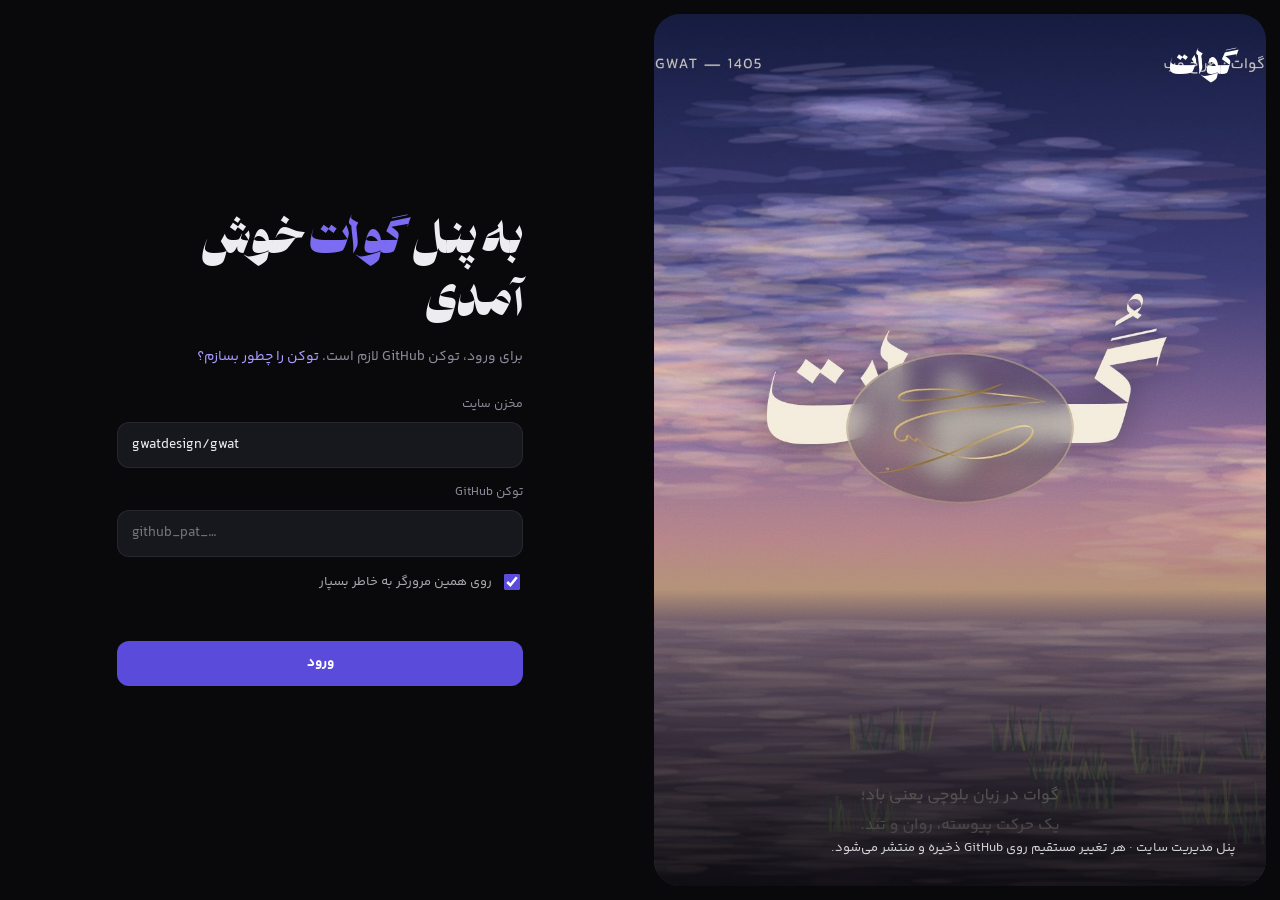
<file: admin/index.html>
<!doctype html>
<html lang="fa" dir="rtl"><head><meta charset="utf-8"><meta name="viewport" content="width=device-width,initial-scale=1,viewport-fit=cover">
<title>پنل گوات</title>
<meta name="robots" content="noindex">
<link rel="icon" href="../assets/img/mark.svg">
<style>
@font-face{font-family:"Yekan Bakh";src:url("../assets/fonts/YekanBakh-Regular.woff2") format("woff2");font-weight:400;font-display:swap}
@font-face{font-family:"Yekan Bakh";src:url("../assets/fonts/YekanBakh-SemiBold.woff2") format("woff2");font-weight:600;font-display:swap}
@font-face{font-family:"Yekan Bakh";src:url("../assets/fonts/YekanBakh-Bold.woff2") format("woff2");font-weight:700;font-display:swap}
@font-face{font-family:"Paykan";src:url("../assets/fonts/Paykan-800.woff2") format("woff2");font-weight:800;font-display:swap}
/* Gwat admin: near-black surfaces, one violet accent (from the reference shot), sidebar + topbar + card grid */
:root{--bg:#09090c;--side:#0d0d11;--panel:#121217;--card:#17171e;--card-2:#1d1d26;--line:#ffffff12;--line-2:#ffffff1f;
  --v:#5b4bdb;--v2:#7b6cf2;--v3:#a99dff;--vbg:#5b4bdb22;--text:#ececf1;--dim:#ececf1b3;--mute:#8b8b99;
  --good:#3ccf91;--warn:#f5b14c;--bad:#ef5b5b;--fa:"Yekan Bakh",Tahoma,system-ui,sans-serif;color-scheme:dark}
*{box-sizing:border-box}
html,body{height:100%}
body{margin:0;background:var(--bg);color:var(--text);font-family:var(--fa);font-size:14px;line-height:1.75;-webkit-font-smoothing:antialiased}
button,input,select,textarea{font:inherit;color:inherit}
a{color:inherit;text-decoration:none}
:focus-visible{outline:2px solid var(--v2);outline-offset:2px;border-radius:8px}
h1,h2,h3{margin:0;font-weight:700;line-height:1.4}
.fa{font-variant-numeric:tabular-nums}
svg.i{width:18px;height:18px;flex:none;fill:none;stroke:currentColor;stroke-width:1.6;stroke-linecap:round;stroke-linejoin:round}
.btn{display:inline-flex;align-items:center;justify-content:center;gap:8px;border:0;border-radius:12px;padding:10px 18px;background:var(--v);color:#fff;font-weight:700;cursor:pointer;transition:background .2s,transform .2s,opacity .2s;white-space:nowrap}
.btn:hover{background:var(--v2)}.btn:active{transform:scale(.97)}
.btn.ghost{background:var(--card);color:var(--text);border:1px solid var(--line-2)}.btn.ghost:hover{background:var(--card-2)}
.btn.danger{background:#ef5b5b1f;color:var(--bad)}.btn.danger:hover{background:#ef5b5b33}
.btn.sm{padding:6px 12px;font-size:13px;border-radius:10px}
.btn[disabled]{opacity:.45;pointer-events:none}
.field{display:flex;flex-direction:column;gap:6px}
.field label{font-size:12.5px;color:var(--mute)}
.inp,textarea.inp,select.inp{width:100%;background:var(--card);border:1px solid var(--line);border-radius:12px;padding:10px 14px;outline:none;transition:border-color .2s,background .2s}
.inp:focus{border-color:var(--v2);background:var(--card-2)}
textarea.inp{min-height:90px;resize:vertical;line-height:1.9}
.hint{font-size:12px;color:var(--mute)}
.ltr{direction:ltr;text-align:left}

/* ---------- login (split, like the reference) ---------- */
#login{position:fixed;inset:0;display:grid;grid-template-columns:minmax(0,1fr) minmax(0,1fr);background:var(--bg);z-index:50}
.lg-art{position:relative;margin:14px;border-radius:26px;overflow:hidden;background:#111 center/cover}
.lg-art img{position:absolute;inset:0;width:100%;height:100%;object-fit:cover}
.lg-art::after{content:"";position:absolute;inset:0;background:linear-gradient(180deg,#09090c00 50%,#09090ccc)}
.lg-art b{position:absolute;top:28px;right:30px;z-index:1;font-family:Paykan;font-size:30px;font-weight:800;color:#fff}
.lg-art p{position:absolute;bottom:26px;right:30px;left:30px;z-index:1;margin:0;color:#fffc;font-size:13px}
.lg-form{display:flex;flex-direction:column;justify-content:center;padding:clamp(24px,6vw,90px);max-width:560px;width:100%;margin-inline:auto;gap:14px}
.lg-form h1{font-family:Paykan;font-weight:800;font-size:clamp(30px,3.6vw,44px)}
.lg-form h1 span{color:var(--v2)}
.lg-form .sub{color:var(--mute);margin:-6px 0 10px}
.lg-form .sub button{background:none;border:0;color:var(--v3);cursor:pointer;padding:0}
.lg-or{display:flex;align-items:center;gap:12px;color:var(--mute);font-size:12px}.lg-or::before,.lg-or::after{content:"";flex:1;height:1px;background:var(--line)}
.chk{display:flex;align-items:center;gap:8px;font-size:13px;color:var(--dim);cursor:pointer}
.chk input{accent-color:var(--v);width:16px;height:16px}
.err{color:var(--bad);font-size:13px;min-height:20px}
@media (max-width:860px){#login{grid-template-columns:1fr}.lg-art{display:none}}

/* ---------- shell ---------- */
#app{display:grid;grid-template-columns:250px minmax(0,1fr);height:100%}
#app[hidden]{display:none}
.side{background:var(--side);border-left:1px solid var(--line);display:flex;flex-direction:column;padding:18px 14px;gap:6px;overflow:auto}
.brand{display:flex;align-items:center;gap:10px;padding:4px 8px 18px}
.brand .lg{font-family:Paykan;font-weight:800;font-size:22px;color:var(--v2)}
.brand b{display:block;font-size:13.5px}.brand small{color:var(--mute);font-size:11.5px}
.nav{display:flex;flex-direction:column;gap:2px}
.nav a{display:flex;align-items:center;gap:12px;padding:9px 12px;border-radius:12px;color:var(--dim);font-size:14px;transition:background .2s,color .2s;position:relative}
.nav a:hover{background:#ffffff08;color:var(--text)}
.nav a.on{background:var(--vbg);color:#fff}
.nav a.on::before{content:"";position:absolute;right:-14px;top:8px;bottom:8px;width:3px;border-radius:3px;background:var(--v2)}
.nav .badge{margin-inline-start:auto;font-size:11px;background:var(--v);color:#fff;border-radius:999px;padding:0 7px}
.nav-sep{font-size:11px;color:var(--mute);padding:12px 12px 4px}
.me{margin-top:auto;display:flex;align-items:center;gap:10px;padding:10px;border-radius:14px;background:var(--panel);border:1px solid var(--line)}
.av{width:36px;height:36px;border-radius:50%;background:linear-gradient(135deg,var(--v2),#2c2470);display:grid;place-items:center;font-weight:700;overflow:hidden;flex:none}
.av img{width:100%;height:100%;object-fit:cover}
.me b{font-size:13px;display:flex;align-items:center;gap:4px}.me small{color:var(--mute);font-size:11.5px;direction:ltr;display:block}
.md{font-size:10.5px;letter-spacing:.14em;color:var(--mute);text-align:center;direction:ltr;padding-top:10px}
.main{display:flex;flex-direction:column;min-width:0;height:100%;overflow:hidden}
.top{display:flex;align-items:center;gap:12px;padding:14px 24px;border-bottom:1px solid var(--line);background:#09090ce6;backdrop-filter:blur(10px)}
.search{flex:1;max-width:420px;display:flex;align-items:center;gap:8px;background:var(--panel);border:1px solid var(--line);border-radius:12px;padding:8px 12px;color:var(--mute)}
.search input{flex:1;background:none;border:0;outline:none;min-width:0}
.top .sp{flex:1}
.icon-btn{position:relative;width:40px;height:40px;border-radius:12px;border:1px solid var(--line);background:var(--panel);display:grid;place-items:center;cursor:pointer;color:var(--dim)}
.icon-btn:hover{color:var(--text)}
.icon-btn .dot{position:absolute;top:8px;left:9px;width:8px;height:8px;border-radius:50%;background:var(--warn);box-shadow:0 0 0 3px var(--panel)}
.menu-btn{display:none}
.view{flex:1;overflow:auto;padding:24px;scroll-behavior:smooth}
.vh{display:flex;justify-content:space-between;align-items:center;gap:12px;flex-wrap:wrap;margin-bottom:18px}
.vh h1{font-size:22px}
.vh p{margin:2px 0 0;color:var(--mute);font-size:13px}
.card{background:var(--panel);border:1px solid var(--line);border-radius:20px;padding:18px}
.card h3{font-size:15px;display:flex;justify-content:space-between;align-items:center;gap:8px;margin-bottom:12px}
.card h3 small{font-size:12px;color:var(--mute);font-weight:400}
.grid{display:grid;gap:16px}
.g-dash{grid-template-columns:minmax(0,1.7fr) minmax(0,1fr)}
.g-2{grid-template-columns:repeat(2,minmax(0,1fr))}
@media (max-width:1100px){.g-dash{grid-template-columns:1fr}}
@media (max-width:760px){.g-2{grid-template-columns:1fr}}

/* overview gradient card */
.ov{background:linear-gradient(160deg,#1a1730 0%,#2a2163 55%,#5b4bdb 130%);border:1px solid #7b6cf244;border-radius:22px;padding:18px;position:relative;overflow:hidden}
.ov::after{content:"";position:absolute;inset:auto -10% -60% 20%;height:120%;background:radial-gradient(closest-side,#7b6cf266,transparent);pointer-events:none}
.ov h3{margin-bottom:14px}
.tiles{display:grid;grid-template-columns:repeat(4,minmax(0,1fr));gap:12px;position:relative;z-index:1}
.tile{background:#0b0b10e6;border:1px solid #ffffff14;border-radius:16px;padding:14px;transition:transform .3s}
.tile:hover{transform:translateY(-3px)}
.tile .ic{width:34px;height:34px;border-radius:10px;display:grid;place-items:center;background:var(--vbg);color:var(--v3);margin-bottom:10px}
.tile b{display:block;font-size:22px;line-height:1.3}
.tile span{font-size:12.5px}.tile small{display:block;color:var(--mute);font-size:11px}
@media (max-width:760px){.tiles{grid-template-columns:repeat(2,minmax(0,1fr))}}
.chart{width:100%;height:auto;display:block;overflow:visible}
.chart text{fill:var(--mute);font-size:10px;font-family:var(--fa)}
.chart .ln{fill:none;stroke:var(--v2);stroke-width:2;stroke-linejoin:round;stroke-linecap:round}
.chart .ar{fill:url(#ga)}
.chart .gd{stroke:#ffffff10}
.chart .pt{fill:var(--bg);stroke:var(--v2);stroke-width:2}
.chart .bar{fill:var(--v);transition:opacity .2s}.chart .bar:hover{opacity:.8}
.cal{display:flex;align-items:center;gap:6px;justify-content:space-between}
.cal .d{flex:1;text-align:center;border-radius:12px;padding:8px 0;font-size:12px;color:var(--mute);position:relative}
.cal .d b{display:block;color:var(--text);font-size:15px}
.cal .d.today{background:var(--v);color:#fff}.cal .d.today b{color:#fff}
.cal .d.has::after{content:"";position:absolute;bottom:3px;left:50%;width:5px;height:5px;margin-left:-2.5px;border-radius:50%;background:var(--good)}
.list{display:flex;flex-direction:column;gap:8px}
.row{display:flex;align-items:center;gap:12px;padding:10px 12px;border-radius:14px;background:var(--card);border:1px solid var(--line)}
.row .t{flex:1;min-width:0}
.row .t b{display:block;font-size:13.5px;white-space:nowrap;overflow:hidden;text-overflow:ellipsis}
.row .t small{color:var(--mute);font-size:12px}
.row img.th{width:62px;height:42px;border-radius:8px;object-fit:cover;background:#000;flex:none}
.pill{display:inline-flex;align-items:center;gap:6px;font-size:12px;padding:2px 10px;border-radius:999px;background:var(--card-2);color:var(--dim);white-space:nowrap}
.pill.good{background:#3ccf9122;color:var(--good)}.pill.warn{background:#f5b14c22;color:var(--warn)}.pill.bad{background:#ef5b5b22;color:var(--bad)}.pill.v{background:var(--vbg);color:var(--v3)}
.pill i{width:6px;height:6px;border-radius:50%;background:currentColor}

/* editors */
.form{display:grid;gap:14px}
.f2{display:grid;grid-template-columns:repeat(2,minmax(0,1fr));gap:14px}
@media (max-width:640px){.f2{grid-template-columns:1fr}}
.prev-hero{border-radius:18px;padding:30px 20px;text-align:center;background:radial-gradient(80% 90% at 50% 120%,#c98f5e55,transparent),linear-gradient(180deg,#0c0b10,#3d2f3a);border:1px solid var(--line)}
.prev-hero small{color:#f1d79a;font-size:12px}.prev-hero h2{font-family:Paykan;font-weight:800;font-size:26px;margin:8px 0;color:#efe8da;line-height:1.5}.prev-hero p{color:#efe8dacc;font-size:13px;margin:0 auto;max-width:44ch}
.items{display:grid;gap:10px}
.item{display:grid;grid-template-columns:auto 92px minmax(0,1fr) auto;gap:14px;align-items:center;padding:10px;border-radius:16px;background:var(--card);border:1px solid var(--line);transition:border-color .2s,transform .3s}
.item:hover{border-color:var(--line-2)}
.item img{width:92px;height:62px;border-radius:10px;object-fit:cover;background:#000}
.item .t b{display:block;font-size:14.5px}.item .t small{color:var(--mute);font-size:12px}
.item .acts{display:flex;gap:6px;flex-wrap:wrap;justify-content:flex-end}
.ord{display:flex;flex-direction:column;gap:2px}
.ord button{width:28px;height:22px;border-radius:7px;border:1px solid var(--line);background:var(--panel);cursor:pointer;color:var(--dim);font-size:11px;line-height:1}
.ord button:hover{color:#fff;border-color:var(--v2)}
@media (max-width:640px){.item{grid-template-columns:auto 70px minmax(0,1fr)}.item img{width:70px;height:50px}.item .acts{grid-column:1/-1;justify-content:flex-start}}
.ggrid{display:grid;grid-template-columns:repeat(auto-fill,minmax(170px,1fr));gap:12px}
.gcard{background:var(--card);border:1px solid var(--line);border-radius:16px;overflow:hidden;display:flex;flex-direction:column}
.gcard img{width:100%;aspect-ratio:4/5;object-fit:cover;background:#000}
.gcard .b{padding:10px 12px;display:flex;flex-direction:column;gap:6px}
.gcard .b b{font-size:13.5px}.gcard .b small{color:var(--mute);font-size:12px}
.gcard .acts{display:flex;gap:4px;flex-wrap:wrap}
.up{display:flex;align-items:center;gap:12px;padding:10px;border:1px dashed var(--line-2);border-radius:14px;background:var(--card)}
.up img{width:84px;height:56px;border-radius:8px;object-fit:cover;background:#000}
.up .t{flex:1;min-width:0;font-size:12.5px;color:var(--mute);word-break:break-all}
.drop{border:2px dashed #7b6cf266;border-radius:20px;padding:34px 20px;text-align:center;background:var(--vbg);cursor:pointer;transition:background .2s,border-color .2s}
.drop:hover,.drop.over{background:#5b4bdb33;border-color:var(--v2)}
.drop b{display:block;font-size:16px;margin:8px 0 4px}
.drop svg{width:40px;height:40px;color:var(--v3)}
.tbl{width:100%;border-collapse:collapse;font-size:13px}
.tbl th{color:var(--mute);font-weight:400;text-align:right;padding:8px;border-bottom:1px solid var(--line)}
.tbl td{padding:8px;border-bottom:1px solid var(--line);vertical-align:middle}
.tbl td.p{direction:ltr;text-align:left;font-family:ui-monospace,Menlo,monospace;font-size:12px;word-break:break-all}
.tbl-wrap{overflow:auto;max-height:380px;border:1px solid var(--line);border-radius:14px}
.tabs{display:flex;gap:4px;border-bottom:1px solid var(--line);margin-bottom:16px;overflow:auto}
.tabs button{background:none;border:0;padding:10px 14px;color:var(--mute);cursor:pointer;display:flex;align-items:center;gap:6px;border-bottom:2px solid transparent;white-space:nowrap}
.tabs button.on{color:#fff;border-color:var(--v2)}
.steps-mini{display:grid;gap:10px;counter-reset:s;margin:0;padding:0;list-style:none}
.steps-mini li{counter-increment:s;display:grid;grid-template-columns:28px 1fr;gap:10px;align-items:start}
.steps-mini li::before{content:counter(s,persian);width:26px;height:26px;border-radius:8px;background:var(--vbg);color:var(--v3);display:grid;place-items:center;font-size:12px;font-weight:700}
.steps-mini code{direction:ltr;unicode-bidi:isolate;background:var(--card-2);padding:0 6px;border-radius:6px;font-size:12px}
.media{display:grid;grid-template-columns:repeat(auto-fill,minmax(140px,1fr));gap:10px}
.media div{background:var(--card);border:1px solid var(--line);border-radius:12px;overflow:hidden}
.media img{width:100%;aspect-ratio:4/3;object-fit:cover;background:#000;display:block}
.media span{display:block;font-size:11px;padding:6px 8px;direction:ltr;text-align:left;color:var(--mute);white-space:nowrap;overflow:hidden;text-overflow:ellipsis;cursor:pointer}
.media span:hover{color:var(--v3)}

/* drawer + modal */
.scrim{position:fixed;inset:0;background:#000a;backdrop-filter:blur(4px);z-index:60;opacity:0;visibility:hidden;transition:opacity .3s,visibility .3s}
.scrim.on{opacity:1;visibility:visible}
.drawer{position:fixed;top:0;bottom:0;left:0;width:min(520px,100%);background:var(--panel);border-right:1px solid var(--line);z-index:61;transform:translateX(-102%);transition:transform .45s cubic-bezier(.2,.9,.25,1);display:flex;flex-direction:column}
.drawer.on{transform:none}
.drawer header{display:flex;justify-content:space-between;align-items:center;padding:16px 20px;border-bottom:1px solid var(--line)}
.drawer .bd{flex:1;overflow:auto;padding:20px}
.drawer footer{display:flex;gap:8px;padding:14px 20px;border-top:1px solid var(--line);padding-bottom:calc(14px + env(safe-area-inset-bottom,0px))}
.modal{position:fixed;left:50%;top:50%;z-index:62;width:min(560px,calc(100vw - 24px));max-height:calc(100vh - 24px);overflow:auto;background:var(--panel);border:1px solid var(--line-2);border-radius:22px;padding:24px;translate:-50% -46%;opacity:0;visibility:hidden;transition:all .35s cubic-bezier(.2,.9,.25,1.1)}
.modal.on{translate:-50% -50%;opacity:1;visibility:visible}
.stepper{display:flex;align-items:flex-start;margin:22px 0 18px}
.stepper .s{flex:1;text-align:center;position:relative;font-size:12px;color:var(--mute)}
.stepper .s::before{content:"";position:absolute;top:7px;right:50%;width:100%;height:2px;background:var(--line-2)}
.stepper .s:first-child::before{display:none}
.stepper .s i{position:relative;z-index:1;display:block;width:16px;height:16px;margin:0 auto 8px;border-radius:50%;background:var(--card-2);border:2px solid var(--line-2);transition:all .3s}
.stepper .s.done{color:var(--text)}.stepper .s.done i{background:var(--v);border-color:var(--v)}.stepper .s.done::before{background:var(--v)}
.stepper .s.act{color:#fff}.stepper .s.act i{border-color:var(--v2);box-shadow:0 0 0 5px var(--vbg);animation:pulse 1.2s infinite}
.stepper .s.err i{background:var(--bad);border-color:var(--bad)}
@keyframes pulse{50%{box-shadow:0 0 0 9px #5b4bdb11}}
.log{font-size:12.5px;color:var(--mute);background:var(--card);border-radius:12px;padding:10px 12px;max-height:140px;overflow:auto;white-space:pre-wrap}
#toast{position:fixed;bottom:calc(20px + env(safe-area-inset-bottom,0px));left:50%;translate:-50% 140px;z-index:90;background:var(--card-2);border:1px solid var(--line-2);border-radius:14px;padding:10px 18px;box-shadow:0 20px 50px -10px #000;transition:translate .5s cubic-bezier(.2,.9,.25,1.2);max-width:calc(100vw - 32px)}
#toast.on{translate:-50% 0}
#toast.good{border-color:#3ccf9166}#toast.bad{border-color:#ef5b5b66}
.demo-bar{background:#f5b14c1a;color:var(--warn);border:1px solid #f5b14c44;border-radius:12px;padding:8px 14px;font-size:13px;margin-bottom:16px}
.pop{position:absolute;top:52px;left:0;width:300px;background:var(--panel);border:1px solid var(--line-2);border-radius:16px;padding:12px;z-index:30;box-shadow:0 30px 60px -20px #000;display:none}
.pop.on{display:block}
.skel{background:linear-gradient(90deg,var(--card),var(--card-2),var(--card));background-size:200% 100%;animation:sk 1.2s infinite;border-radius:10px;min-height:20px}
@keyframes sk{to{background-position:-200% 0}}
.fadein{animation:fi .5s cubic-bezier(.2,.8,.2,1) both}
@keyframes fi{from{opacity:0;transform:translateY(10px)}}
@media (max-width:900px){
  #app{grid-template-columns:1fr}
  .side{position:fixed;top:0;bottom:0;right:0;width:270px;z-index:55;transform:translateX(102%);transition:transform .4s cubic-bezier(.2,.9,.25,1)}
  .side.on{transform:none}
  .menu-btn{display:grid}
  .top{padding:10px 14px}.view{padding:16px}
  .top .hide-s{display:none}
  .top{gap:8px}.search{min-width:0}#pubBtn{padding-inline:12px;white-space:nowrap;flex:none}
}
@media (max-width:480px){.search{display:none}.top .sp{display:block}}
@media (prefers-reduced-motion:reduce){*{animation:none!important;transition:none!important}}
</style></head>
<body>

<!-- LOGIN -->
<section id="login" aria-label="ورود به پنل">
  <div class="lg-art"><img src="../assets/img/g1.jpg" alt=""><b>گوات</b><p>پنل مدیریت سایت · هر تغییر مستقیم روی GitHub ذخیره و منتشر می‌شود.</p></div>
  <form class="lg-form" id="lgForm" novalidate>
    <h1>به پنل <span>گوات</span> خوش آمدی</h1>
    <p class="sub">برای ورود، توکن GitHub لازم است. <button type="button" data-open="help">توکن را چطور بسازم؟</button></p>
    <div class="field"><label for="lgRepo">مخزن سایت</label><input class="inp ltr" id="lgRepo" value="gwatdesign/gwat" autocomplete="off" spellcheck="false"></div>
    <div class="field"><label for="lgTok">توکن GitHub</label><input class="inp ltr" id="lgTok" type="password" placeholder="github_pat_…" autocomplete="current-password" spellcheck="false"></div>
    <label class="chk"><input type="checkbox" id="lgRem" checked>روی همین مرورگر به خاطر بسپار</label>
    <div class="err" id="lgErr" role="alert"></div>
    <button class="btn" type="submit" id="lgBtn">ورود</button>
  </form>
</section>

<!-- APP -->
<div id="app" hidden>
  <aside class="side" id="side">
    <div class="brand"><span class="lg">گوات</span><div><b>پنل مدیریت سایت</b><small>gwatdesign.github.io</small></div></div>
    <nav class="nav" id="nav" aria-label="بخش‌ها"></nav>
    <div class="me"><div class="av" id="meAv">گ</div><div style="min-width:0"><b id="meName">گوات</b><small id="meLogin">—</small></div></div>
    <div class="md">گوات</div>
  </aside>
  <div class="main">
    <header class="top">
      <button class="icon-btn menu-btn" type="button" id="menuBtn" aria-label="منو"><svg class="i" viewBox="0 0 24 24"><path d="M4 7h16M4 12h16M4 17h16"/></svg></button>
      <label class="search"><svg class="i" viewBox="0 0 24 24"><circle cx="11" cy="11" r="7"/><path d="m20 20-3.5-3.5"/></svg><input id="srch" placeholder="جستجو در بخش‌ها و پروژه‌ها…" autocomplete="off"></label>
      <span class="sp"></span>
      <a class="btn ghost sm hide-s" href="../index.html" target="_blank" rel="noopener">مشاهده‌ی سایت ↗</a>
      <div style="position:relative">
        <button class="icon-btn" type="button" id="bell" aria-label="تغییرهای منتشرنشده"><svg class="i" viewBox="0 0 24 24"><path d="M6 8a6 6 0 1 1 12 0c0 7 3 8 3 8H3s3-1 3-8M10 20a2 2 0 0 0 4 0"/></svg></button>
        <div class="pop" id="bellPop"></div>
      </div>
      <button class="btn" type="button" id="pubBtn" disabled>انتشار تغییرات</button>
    </header>
    <main class="view" id="view" tabindex="-1"></main>
  </div>
</div>

<div class="scrim" id="scrim"></div>
<aside class="drawer" id="drawer" aria-modal="true" role="dialog" aria-labelledby="dwT"><header><h3 id="dwT"></h3><button class="icon-btn" type="button" data-close aria-label="بستن">✕</button></header><div class="bd" id="dwBody"></div><footer id="dwFoot"></footer></aside>
<div class="modal" id="modal" role="dialog" aria-modal="true"></div>
<div id="toast" role="status" aria-live="polite"></div>
<input type="file" id="filePick" hidden>

<script>
'use strict';
/* ================= helpers ================= */
const $=s=>document.querySelector(s),$$=s=>[...document.querySelectorAll(s)];
const fa=n=>String(n).replace(/\d/g,d=>'۰۱۲۳۴۵۶۷۸۹'[d]);
const esc=t=>String(t??'').replace(/[&<>"']/g,c=>({'&':'&amp;','<':'&lt;','>':'&gt;','"':'&quot;',"'":'&#39;'}[c]));
const I={quote:'<path d="M5 18v-5c0-4 2-7 6-8v3c-2 .5-3 2-3 4h3v6zm9 0v-5c0-4 2-7 6-8v3c-2 .5-3 2-3 4h3v6z"/>',dash:'<path d="M4 4h7v7H4zM13 4h7v4h-7zM13 10h7v10h-7zM4 13h7v7H4z"/>',home:'<path d="M3 11 12 4l9 7v9h-6v-6H9v6H3z"/>',web:'<rect x="3" y="4" width="18" height="14" rx="2"/><path d="M3 8h18M8 21h8"/>',
 gfx:'<rect x="4" y="3" width="16" height="18" rx="2"/><circle cx="10" cy="9" r="2"/><path d="m4 17 5-4 4 3 3-2 4 3"/>',contact:'<path d="M4 5h16v12H8l-4 3z"/>',media:'<rect x="3" y="5" width="18" height="14" rx="2"/><circle cx="9" cy="10" r="2"/><path d="m3 17 6-5 5 4 3-2 4 3"/>',
 upd:'<path d="M12 3v12m0 0-4-4m4 4 4-4M4 17v3h16v-3"/>',set:'<circle cx="12" cy="12" r="3"/><path d="M19 12a7 7 0 0 0-.1-1.2l2-1.6-2-3.4-2.4 1a7 7 0 0 0-2-1.2L14 3h-4l-.5 2.6a7 7 0 0 0-2 1.2l-2.4-1-2 3.4 2 1.6A7 7 0 0 0 5 12c0 .4 0 .8.1 1.2l-2 1.6 2 3.4 2.4-1a7 7 0 0 0 2 1.2L10 21h4l.5-2.6a7 7 0 0 0 2-1.2l2.4 1 2-3.4-2-1.6c.1-.4.1-.8.1-1.2z"/>',
 user:'<circle cx="12" cy="8" r="4"/><path d="M4 21c1-4 4-6 8-6s7 2 8 6"/>',money:'<circle cx="12" cy="12" r="9"/><path d="M15 9c-.5-1-1.6-1.5-3-1.5-1.8 0-3 .9-3 2.2 0 3 6 1.6 6 4.6 0 1.3-1.3 2.2-3 2.2-1.5 0-2.6-.6-3-1.6M12 6v1.5M12 16.5V18"/>',
 clock:'<circle cx="12" cy="12" r="9"/><path d="M12 7v5l3 2"/>',folder:'<path d="M3 7a2 2 0 0 1 2-2h4l2 2h8a2 2 0 0 1 2 2v8a2 2 0 0 1-2 2H5a2 2 0 0 1-2-2z"/>',plus:'<path d="M12 5v14M5 12h14"/>',edit:'<path d="M4 20h4L19 9l-4-4L4 16z"/>',trash:'<path d="M4 7h16M10 11v6M14 11v6M6 7l1 13h10l1-13M9 7V4h6v3"/>',copy:'<rect x="8" y="8" width="12" height="12" rx="2"/><path d="M16 8V5a1 1 0 0 0-1-1H5a1 1 0 0 0-1 1v10a1 1 0 0 0 1 1h3"/>',ext:'<path d="M14 4h6v6M20 4l-9 9M18 14v5a1 1 0 0 1-1 1H5a1 1 0 0 1-1-1V7a1 1 0 0 1 1-1h5"/>'};
const ic=(k,c='i')=>`<svg class="${c}" viewBox="0 0 24 24">${I[k]||''}</svg>`;
let tt;function toast(m,k=''){const t=$('#toast');t.className=k;t.textContent=m;t.classList.add('on');clearTimeout(tt);tt=setTimeout(()=>t.classList.remove('on'),3200)}
const ago=d=>{if(!d)return'—';const s=(Date.now()-new Date(d))/1000;if(s<60)return'همین الان';if(s<3600)return fa(Math.round(s/60))+' دقیقه پیش';if(s<86400)return fa(Math.round(s/3600))+' ساعت پیش';return fa(Math.round(s/86400))+' روز پیش'};
const slug=t=>(t||'').toLowerCase().replace(/[^a-z0-9]+/g,'-').replace(/^-|-$/g,'')||('p'+Date.now().toString(36));
const b64ToUtf8=b=>new TextDecoder().decode(Uint8Array.from(atob(b.replace(/\n/g,'')),c=>c.charCodeAt(0)));
const bufToB64=buf=>{const u=new Uint8Array(buf);let s='';for(let i=0;i<u.length;i+=0x8000)s+=String.fromCharCode.apply(null,u.subarray(i,i+0x8000));return btoa(s)};
const utf8ToB64=s=>bufToB64(new TextEncoder().encode(s));
const kb=n=>n>1048576?fa((n/1048576).toFixed(1))+' مگابایت':fa(Math.max(1,Math.round(n/1024)))+' کیلوبایت';

/* ================= state ================= */
const ST={repo:'gwatdesign/gwat',branch:'main',token:'',demo:false,user:null,data:null,orig:'',sha:null,uploads:new Map(),repoInfo:null,tree:null,commits:null,pages:null,view:'dash'};
const dirty=()=>JSON.stringify(ST.data)!==ST.orig||ST.uploads.size>0;
function src(p){if(!p)return'';const u=ST.uploads.get(p);return u?u.url:(/^https?:/.test(p)?p:'../'+p)}
function pendingList(){const L=[];const o=JSON.parse(ST.orig||'{}'),d=ST.data||{};
  if(JSON.stringify(o.home)!==JSON.stringify(d.home))L.push('متن‌های صفحه‌ی اصلی');
  if(JSON.stringify(o.web)!==JSON.stringify(d.web))L.push('نمونه‌کارهای سایت');
  if(JSON.stringify(o.graphic)!==JSON.stringify(d.graphic))L.push('نمونه‌کارهای گرافیک');
  if(JSON.stringify(o.contact)!==JSON.stringify(d.contact))L.push('اطلاعات تماس');
  if(JSON.stringify(o.reviews||[])!==JSON.stringify(d.reviews||[]))L.push('نظرات کارفرماها');
  ST.uploads.forEach((u,p)=>L.push('عکس جدید: '+p.split('/').pop()));return L}
function markDirty(){const n=pendingList().length;$('#pubBtn').disabled=!n;$('#pubBtn').textContent=n?`انتشار تغییرات (${fa(n)})`:'انتشار تغییرات';
  $('#bell').querySelector('.dot')?.remove();if(n)$('#bell').insertAdjacentHTML('beforeend','<i class="dot"></i>');
  $('#bellPop').innerHTML=n?`<b style="font-size:13px">تغییرهای منتشرنشده</b><div class="list" style="margin-top:8px">${pendingList().map(x=>`<div class="row"><span class="pill warn"><i></i></span><div class="t"><b>${esc(x)}</b></div></div>`).join('')}</div><button class="btn sm" style="width:100%;margin-top:10px" onclick="openPublish()">انتشار</button>`:'<span class="hint">همه‌چیز منتشر شده است.</span>'}

/* ================= GitHub API ================= */
async function gh(path,opt={}){if(ST.demo)throw new Error('demo');
  const r=await fetch('https://api.github.com'+path,{...opt,headers:{'Accept':'application/vnd.github+json','Authorization':'Bearer '+ST.token,'X-GitHub-Api-Version':'2022-11-28',...(opt.body?{'Content-Type':'application/json'}:{}),...(opt.headers||{})}});
  if(!r.ok){let m='';try{m=(await r.json()).message}catch(e){}const er=new Error(m||('HTTP '+r.status));er.status=r.status;throw er}
  return r.status===204?null:r.json()}
async function commitFiles(files,message,log=()=>{}){
  const ref=await gh(`/repos/${ST.repo}/git/ref/heads/${ST.branch}`);const head=ref.object.sha;
  const base=await gh(`/repos/${ST.repo}/git/commits/${head}`);
  const tree=[];let i=0;
  for(const f of files){i++;log(`آپلود ${fa(i)} از ${fa(files.length)}: ${f.path}`);
    const b=await gh(`/repos/${ST.repo}/git/blobs`,{method:'POST',body:JSON.stringify({content:f.b64,encoding:'base64'})});tree.push({path:f.path,mode:'100644',type:'blob',sha:b.sha})}
  log('ساخت درخت فایل‌ها…');const t=await gh(`/repos/${ST.repo}/git/trees`,{method:'POST',body:JSON.stringify({base_tree:base.tree.sha,tree})});
  log('ثبت کامیت…');const c=await gh(`/repos/${ST.repo}/git/commits`,{method:'POST',body:JSON.stringify({message,tree:t.sha,parents:[head]})});
  await gh(`/repos/${ST.repo}/git/refs/heads/${ST.branch}`,{method:'PATCH',body:JSON.stringify({sha:c.sha})});return c}
async function waitPages(log){const t0=Date.now();
  while(Date.now()-t0<180000){try{const b=await gh(`/repos/${ST.repo}/pages/builds/latest`);log('وضعیت ساخت: '+b.status);if(b.status==='built')return'built';if(b.status==='errored')return'errored'}catch(e){if(e.status===403||e.status===404)return'unknown'}
    await new Promise(r=>setTimeout(r,5000))}return'timeout'}

/* ================= login ================= */
const KEY='gwat-admin';
function saveCreds(rem){const v=JSON.stringify({repo:ST.repo,token:ST.token});try{(rem?localStorage:sessionStorage).setItem(KEY,v);(rem?sessionStorage:localStorage).removeItem(KEY)}catch(e){}}
function loadCreds(){try{return JSON.parse(localStorage.getItem(KEY)||sessionStorage.getItem(KEY)||'null')}catch(e){return null}}
async function login(repo,token,rem){ST.repo=repo.trim().replace(/^https?:\/\/github.com\//,'').replace(/\/$/,'');ST.token=token.trim();ST.demo=false;
  const info=await gh(`/repos/${ST.repo}`);if(!info.permissions||!info.permissions.push)throw new Error('این توکن اجازه‌ی نوشتن در مخزن را ندارد.');
  ST.repoInfo=info;ST.branch=info.default_branch||'main';try{ST.user=await gh('/user')}catch(e){ST.user={login:ST.repo.split('/')[0]}}
  await loadData();saveCreds(rem);start()}
async function loadData(){
  if(!ST.demo){try{const f=await gh(`/repos/${ST.repo}/contents/data/site.json?ref=${ST.branch}`);ST.sha=f.sha;ST.data=JSON.parse(b64ToUtf8(f.content))}catch(e){if(e.status!==404)throw e}}
  if(!ST.data){const r=await fetch('../data/site.json?v='+Date.now());ST.data=await r.json()}
  ST.data.web=ST.data.web||[];ST.data.graphic=ST.data.graphic||[];ST.data.home=ST.data.home||{};ST.data.contact=ST.data.contact||{};ST.data.reviews=ST.data.reviews||[];ST.orig=JSON.stringify(ST.data)}
$('#lgForm').addEventListener('submit',async e=>{e.preventDefault();const b=$('#lgBtn');$('#lgErr').textContent='';
  if(!$('#lgTok').value.trim()){$('#lgErr').textContent='توکن را وارد کن.';return}
  b.disabled=true;b.textContent='در حال بررسی…';
  try{await login($('#lgRepo').value,$('#lgTok').value,$('#lgRem').checked)}catch(er){$('#lgErr').textContent=er.status===401?'توکن نامعتبر است یا منقضی شده.':er.status===404?'مخزن پیدا نشد؛ اسم مخزن و دسترسی توکن را بررسی کن.':('خطا: '+er.message)}
  b.disabled=false;b.textContent='ورود'});

/* ================= shell ================= */
const NAV=[['dash','داشبورد','dash'],['home','صفحه‌ی اصلی','home'],['web','نمونه‌کار سایت','web'],['gfx','نمونه‌کار گرافیک','gfx'],['rev','نظرات کارفرماها','quote'],['contact','تماس','contact'],['media','رسانه','media'],['sep','سیستم'],['upd','نصب آپدیت','upd'],['set','تنظیمات','set']];
function start(){$('#login').hidden=true;$('#login').style.display='none';$('#app').hidden=false;
  $('#nav').innerHTML=NAV.map(([k,t,i])=>k==='sep'?`<div class="nav-sep">${t}</div>`:`<a href="#${k}" data-v="${k}">${ic(i)}<span>${t}</span>${k==='web'||k==='gfx'?`<span class="badge" data-cnt="${k}"></span>`:''}</a>`).join('');
  const u=ST.user||{};$('#meName').innerHTML=esc(u.name||u.login||'گوات')+' <span style="color:var(--v3)">✔</span>';$('#meLogin').textContent='@'+(u.login||'');
  if(u.avatar_url)$('#meAv').innerHTML=`<img src="${esc(u.avatar_url)}" alt="" onerror="this.remove()">`;
  addEventListener('hashchange',route);route();markDirty();counts()}
function counts(){$$('[data-cnt]').forEach(b=>b.textContent=fa((b.dataset.cnt==='web'?ST.data.web:ST.data.graphic).length))}
function route(){const v=(location.hash||'#dash').slice(1);ST.view=NAV.some(n=>n[0]===v)?v:'dash';
  $$('#nav a').forEach(a=>a.classList.toggle('on',a.dataset.v===ST.view));$('#side').classList.remove('on');
  const V=$('#view');V.innerHTML=(ST.demo?'<div class="demo-bar">حالت نمایشی: تغییرها فقط روی همین صفحه می‌مانند و منتشر نمی‌شوند.</div>':'')+'<div class="fadein" id="vc"></div>';V.scrollTop=0;
  ({dash:vDash,home:vHome,web:vWeb,gfx:vGfx,contact:vContact,rev:vRev,media:vMedia,upd:vUpd,set:vSet})[ST.view]($('#vc'))}
$('#menuBtn').onclick=()=>$('#side').classList.toggle('on');
$('#bell').onclick=e=>{e.stopPropagation();$('#bellPop').classList.toggle('on')};document.addEventListener('click',()=>$('#bellPop').classList.remove('on'));
$('#srch').addEventListener('keydown',e=>{if(e.key!=='Enter')return;const q=e.target.value.trim();if(!q)return;
  const n=NAV.find(n=>n[1]&&n[1].includes(q));if(n){location.hash=n[0];return}
  const w=ST.data.web.findIndex(x=>x.title.includes(q));if(w>-1){location.hash='web';setTimeout(()=>editWeb(w),50);return}
  const g=ST.data.graphic.findIndex(x=>x.title.includes(q));if(g>-1){location.hash='gfx';setTimeout(()=>editGfx(g),50);return}toast('چیزی پیدا نشد')});
$('#pubBtn').onclick=()=>openPublish();

/* ================= views ================= */
function bind(root){root.querySelectorAll('[data-b]').forEach(el=>{const [a,b]=el.dataset.b.split('.');el.value=ST.data[a][b]??'';
  el.addEventListener('input',()=>{ST.data[a][b]=el.value;markDirty();root.dispatchEvent(new Event('bound'))})})}
function lineChart(vals,labels,h=170){const w=520,p=26,max=Math.max(4,...vals),n=vals.length;const X=i=>w-p-(i*(w-2*p)/(n-1||1)),Y=v=>h-22-(v/max)*(h-40);
  const pts=vals.map((v,i)=>[X(i),Y(v)]);const d=pts.map((q,i)=>(i?'L':'M')+q[0].toFixed(1)+' '+q[1].toFixed(1)).join(' ');
  let g='';for(let k=0;k<=4;k++){const v=Math.round(max*k/4),y=Y(v);g+=`<line class="gd" x1="${p}" x2="${w-p}" y1="${y}" y2="${y}"/><text x="${w-4}" y="${y+3}" text-anchor="end">${fa(v)}</text>`}
  const lab=labels.map((l,i)=>l?`<text x="${X(i)}" y="${h-4}" text-anchor="middle">${l}</text>`:'').join('');
  const dots=pts.map((q,i)=>vals[i]?`<circle class="pt" cx="${q[0]}" cy="${q[1]}" r="${vals[i]===max?5:3.5}"><title>${fa(vals[i])} کامیت</title></circle>`:'').join('');
  return `<svg class="chart" viewBox="0 0 ${w} ${h}"><defs><linearGradient id="ga" x1="0" y1="0" x2="0" y2="1"><stop offset="0" stop-color="#7b6cf2" stop-opacity=".45"/><stop offset="1" stop-color="#7b6cf2" stop-opacity="0"/></linearGradient></defs>${g}<path class="ar" d="${d} L${X(n-1)} ${h-22} L${X(0)} ${h-22}Z"/><path class="ln" d="${d}"/>${dots}${lab}</svg>`}
function barChart(rows,h=180){const w=320,p=24,max=Math.max(1,...rows.map(r=>r[1])),bw=Math.min(54,(w-2*p)/rows.length-14);
  return `<svg class="chart" viewBox="0 0 ${w} ${h}">${[0,.5,1].map(k=>{const y=h-24-k*(h-44);return`<line class="gd" x1="${p}" x2="${w-6}" y1="${y}" y2="${y}"/><text x="${p-4}" y="${y+3}" text-anchor="end">${fa(Math.round(max*k))}</text>`}).join('')}
  ${rows.map((r,i)=>{const x=w-p-(i+1)*((w-2*p)/rows.length)+((w-2*p)/rows.length-bw)/2,bh=(r[1]/max)*(h-44);return`<rect class="bar" x="${x}" y="${h-24-bh}" width="${bw}" height="${bh}" rx="8"><title>${r[0]}: ${fa(r[1])}</title></rect><text x="${x+bw/2}" y="${h-8}" text-anchor="middle">${r[0]}</text>`}).join('')}</svg>`}
async function fetchStats(){if(ST.demo){const now=Date.now();ST.commits=Array.from({length:14},(_,i)=>({commit:{message:['نصب آپدیت نمایشگر','به‌روزرسانی نمونه‌کارها','افزودن پوستر','ویرایش متن خانه'][i%4],author:{date:new Date(now-i*86400000*1.7).toISOString()}}}));
    ST.repoInfo={size:3900,pushed_at:new Date(now-3600000).toISOString()};ST.tree={tree:[...Array(36)].map((_,i)=>({path:'assets/img/x'+i+'.jpg',type:'blob',size:60000})).concat([...Array(9)].map((_,i)=>({path:'p'+i+'.html',type:'blob',size:20000})),[...Array(8)].map((_,i)=>({path:'s'+i+'.js',type:'blob'})),[...Array(8)].map((_,i)=>({path:'f'+i+'.woff2',type:'blob'})))};ST.pages={status:'built',html_url:'https://gwatdesign.github.io/gwat/'};return}
  const since=new Date(Date.now()-30*86400000).toISOString();
  const [c,t,p,r]=await Promise.allSettled([gh(`/repos/${ST.repo}/commits?sha=${ST.branch}&since=${since}&per_page=100`),gh(`/repos/${ST.repo}/git/trees/${ST.branch}?recursive=1`),gh(`/repos/${ST.repo}/pages`),gh(`/repos/${ST.repo}`)]);
  ST.commits=c.value||[];ST.tree=t.value||{tree:[]};ST.pages=p.value||null;if(r.value)ST.repoInfo=r.value}
async function vDash(el){
  el.innerHTML=`<div class="vh"><div><h1>داشبورد</h1><p>نمای کلی سایت و آخرین فعالیت‌ها</p></div><button class="btn ghost sm" id="rfr">${ic('clock')} به‌روزرسانی</button></div>
  <div class="grid g-dash"><div class="grid" style="gap:16px">
    <div class="ov"><h3>نمای کلی</h3><div class="tiles" id="tiles">${'<div class="tile"><div class="skel" style="height:80px"></div></div>'.repeat(4)}</div></div>
    <div class="grid g-2"><div class="card"><h3>فعالیت ۳۰ روز اخیر <small>کامیت در روز</small></h3><div id="cLine"><div class="skel" style="height:160px"></div></div></div>
    <div class="card"><h3>فایل‌های سایت <small>بر اساس نوع</small></h3><div id="cBar"><div class="skel" style="height:160px"></div></div></div></div>
  </div><div class="grid" style="gap:16px;align-content:start">
    <div class="card"><h3>وضعیت سایت</h3><div id="pgSt"><div class="skel"></div></div></div>
    <div class="card"><h3 id="calT">این هفته</h3><div class="cal" id="cal"></div></div>
    <div class="card"><h3>آخرین تغییرها <small><a href="#upd" style="color:var(--v3)">نصب آپدیت</a></small></h3><div class="list" id="recent"><div class="skel" style="height:120px"></div></div></div>
  </div></div>`;
  $('#rfr').onclick=()=>{ST.commits=null;vDash(el)};
  if(!ST.commits)try{await fetchStats()}catch(e){toast('آمار GitHub خوانده نشد: '+e.message,'bad');ST.commits=[];ST.tree={tree:[]}}
  if(!el.isConnected)return;
  const last=ST.commits[0]?.commit?.author?.date||ST.repoInfo?.pushed_at,size=(ST.repoInfo?.size||0)*1024;
  const tiles=[['web',fa(ST.data.web.length),'پروژه‌ی سایت','در صفحه‌ی نمونه‌کار'],['gfx',fa(ST.data.graphic.length),'طرح گرافیک','در گالری'],['clock',ago(last),'آخرین انتشار','روی GitHub Pages'],['folder',kb(size),'حجم سایت','از ۱ گیگابایت مجاز']];
  $('#tiles').innerHTML=tiles.map(([i,b,s,m])=>`<div class="tile"><div class="ic">${ic(i)}</div><b>${b}</b><span>${s}</span><small>${m}</small></div>`).join('');
  const days=[...Array(30)].map((_,i)=>{const d=new Date(Date.now()-(29-i)*86400000);return d.toISOString().slice(0,10)});
  const cnt=days.map(d=>ST.commits.filter(c=>(c.commit.author.date||'').slice(0,10)===d).length);
  const fmt=new Intl.DateTimeFormat('fa-IR',{day:'numeric',month:'short'});
  $('#cLine').innerHTML=lineChart(cnt,days.map((d,i)=>i%7===0||i===29?fmt.format(new Date(d)):''));
  const T=ST.tree.tree.filter(x=>x.type==='blob');const by=r=>T.filter(x=>r.test(x.path)).length;
  $('#cBar').innerHTML=barChart([['تصویر',by(/\.(jpe?g|png|webp|svg)$/i)],['صفحه',by(/\.html$/i)],['اسکریپت',by(/\.(js|css|json)$/i)],['فونت',by(/\.woff2?$/i)]]);
  const pg=ST.pages;$('#pgSt').innerHTML=pg?`<div class="row"><span class="pill ${pg.status==='built'?'good':pg.status==='errored'?'bad':'warn'}"><i></i>${pg.status==='built'?'آنلاین':pg.status==='errored'?'خطا در ساخت':'در حال ساخت'}</span><div class="t"><b class="ltr" style="direction:ltr">${esc((pg.html_url||'').replace('https://',''))}</b></div><a class="btn ghost sm" href="${esc(pg.html_url||'../')}" target="_blank" rel="noopener">${ic('ext')}</a></div>`:'<span class="hint">برای دیدن وضعیت، دسترسی Pages را به توکن بده.</span>';
  const wk=[...Array(7)].map((_,i)=>new Date(Date.now()+(i-3)*86400000));const wd=new Intl.DateTimeFormat('fa-IR',{weekday:'short'}),dd=new Intl.DateTimeFormat('fa-IR',{day:'numeric'});
  $('#calT').textContent=new Intl.DateTimeFormat('fa-IR',{month:'long',year:'numeric'}).format(new Date());
  $('#cal').innerHTML=wk.map((d,i)=>`<div class="d${i===3?' today':''}${ST.commits.some(c=>(c.commit.author.date||'').slice(0,10)===d.toISOString().slice(0,10))?' has':''}">${wd.format(d)}<b>${dd.format(d)}</b></div>`).join('');
  $('#recent').innerHTML=ST.commits.slice(0,6).map(c=>`<div class="row"><span class="pill v"><i></i></span><div class="t"><b>${esc(c.commit.message.split('\n')[0])}</b><small>${ago(c.commit.author.date)}</small></div></div>`).join('')||'<span class="hint">فعالیتی ثبت نشده.</span>'}
function vHome(el){el.innerHTML=`<div class="vh"><div><h1>صفحه‌ی اصلی</h1><p>متن‌های بالای صفحه‌ی اول سایت</p></div></div>
  <div class="grid g-2"><div class="card form">
    <div class="field"><label for="h1">برچسب کوچک بالای تیتر</label><input class="inp" id="h1" data-b="home.eyebrow"></div>
    <div class="field"><label for="h2">تیتر اصلی</label><textarea class="inp" id="h2" data-b="home.title" style="min-height:70px"></textarea><span class="hint">هر خط جدید = یک خط تیتر.</span></div>
    <div class="field"><label for="h3">توضیح زیر تیتر</label><textarea class="inp" id="h3" data-b="home.lead"></textarea></div>
    <div class="field"><label for="h4">متن معرفی (بخشی که با اسکرول روشن می‌شود)</label><textarea class="inp" id="h4" data-b="home.statement" style="min-height:120px"></textarea><span class="hint">کلمه‌ای که بین دو ستاره بیاید (*مثل این*) طلایی می‌شود.</span></div>
  </div><div class="card"><h3>پیش‌نمایش</h3><div class="prev-hero" id="pv"></div></div></div>`;
  const pv=()=>{const h=ST.data.home;$('#pv').innerHTML=`<small>${esc(h.eyebrow)}</small><h2>${esc(h.title).replace(/\n/g,'<br>')}</h2><p>${esc(h.lead)}</p>`};
  bind(el);el.addEventListener('bound',pv);pv()}
function vRev(el){const R=ST.data.reviews;
  el.innerHTML=`<div class="vh"><div><h1>نظرات کارفرماها</h1><p>${R.length?fa(R.length)+' نظر · روی صفحه‌ی اصلی نمایش داده می‌شود':'تا وقتی نظری اضافه نکنی، این بخش روی سایت دیده نمی‌شود'}</p></div><button class="btn" id="addR">${ic('plus')} نظر جدید</button></div>
  <div class="demo-bar" style="background:#7b6cf21a;color:var(--v3);border-color:#7b6cf244">فقط نظر واقعی کارفرماها را بگذار، با اجازه‌ی خودشان. نظرِ ساختگی اعتماد مشتری را از بین می‌برد.</div>
  <div class="grid g-2" id="rl">${R.map((r,i)=>`<div class="card form" data-i="${i}">
    <div class="f2"><div class="field"><label>نام کارفرما</label><input class="inp" data-k="name" value="${esc(r.name||'')}" placeholder="مثلاً یاسین"></div><div class="field"><label>سمت یا کسب‌وکار</label><input class="inp" data-k="role" value="${esc(r.role||'')}" placeholder="مثلاً مدیر نمایشگاه"></div></div>
    <div class="field"><label>پروژه (اختیاری)</label><input class="inp" data-k="project" value="${esc(r.project||'')}" placeholder="مثلاً سایت یاسین دبی"></div>
    <div class="field"><label>متن نظر</label><textarea class="inp" data-k="text" style="min-height:110px">${esc(r.text||'')}</textarea></div>
    <div style="display:flex;gap:8px;justify-content:space-between"><div style="display:flex;gap:6px"><button class="btn ghost sm" data-u="${i}" ${i?'':'disabled'}>▲</button><button class="btn ghost sm" data-d="${i}" ${i<R.length-1?'':'disabled'}>▼</button></div><button class="btn danger sm" data-x="${i}">${ic('trash')} حذف</button></div>
  </div>`).join('')||'<div class="card" style="text-align:center;padding:40px"><b>هنوز نظری ثبت نشده</b><p class="hint" style="margin-top:8px">از کارفرماهای قبلی (مثلاً یاسین دبی) یک جمله نظر بگیر و اینجا اضافه کن.</p></div>'}</div>`;
  $('#addR').onclick=()=>{R.unshift({name:'',role:'',project:'',text:''});markDirty();vRev(el);el.querySelector('[data-k="name"]')?.focus()};
  el.querySelectorAll('[data-i]').forEach(c=>{const i=+c.dataset.i;c.querySelectorAll('[data-k]').forEach(f=>f.oninput=()=>{R[i][f.dataset.k]=f.value;markDirty()})});
  el.querySelectorAll('[data-x]').forEach(b=>b.onclick=()=>{if(b.dataset.c){R.splice(+b.dataset.x,1);markDirty();toast('نظر حذف شد');vRev(el)}else{b.dataset.c=1;b.textContent='دوباره بزن تا حذف شود'}});
  el.querySelectorAll('[data-u]').forEach(b=>b.onclick=()=>{const i=+b.dataset.u;[R[i-1],R[i]]=[R[i],R[i-1]];markDirty();vRev(el)});
  el.querySelectorAll('[data-d]').forEach(b=>b.onclick=()=>{const i=+b.dataset.d;[R[i+1],R[i]]=[R[i],R[i+1]];markDirty();vRev(el)})}
function vContact(el){el.innerHTML=`<div class="vh"><div><h1>تماس</h1><p>اطلاعاتی که در صفحه‌ی تماس دیده می‌شود</p></div></div>
  <div class="card form" style="max-width:640px"><div class="f2"><div class="field"><label for="c1">آیدی تلگرام</label><input class="inp ltr" id="c1" data-b="contact.telegram" placeholder="@username"></div>
  <div class="field"><label for="c2">آیدی اینستاگرام</label><input class="inp ltr" id="c2" data-b="contact.instagram" placeholder="@username"></div>
  <div class="field"><label for="c3">زمان پاسخ</label><input class="inp" id="c3" data-b="contact.response"></div>
  <div class="field"><label for="c4">زمان ساخت یک سایت</label><input class="inp" id="c4" data-b="contact.build"></div></div></div>`;bind(el)}
/* ---- web projects ---- */
function moveIn(arr,i,d){const j=i+d;if(j<0||j>=arr.length)return;[arr[i],arr[j]]=[arr[j],arr[i]];markDirty();counts();route()}
let confirmAt=-1;function askDelete(btn,fn){if(btn.dataset.sure){fn();return}btn.dataset.sure=1;btn.innerHTML='مطمئنی؟ دوباره بزن';setTimeout(()=>{if(btn.isConnected){delete btn.dataset.sure;btn.innerHTML=ic('trash')}},3000)}
function vWeb(el){const W=ST.data.web;el.innerHTML=`<div class="vh"><div><h1>نمونه‌کار سایت</h1><p>${fa(W.length)} پروژه · ترتیب همین فهرست روی سایت نمایش داده می‌شود</p></div><button class="btn" id="addW">${ic('plus')} پروژه‌ی جدید</button></div>
  <div class="items">${W.map((w,i)=>`<div class="item"><div class="ord"><button type="button" data-u="${i}" aria-label="بالا">▲</button><button type="button" data-d="${i}" aria-label="پایین">▼</button></div>
  <img src="${esc(src(w.img?.d||w.img?.poster))}" alt="" onerror="this.style.visibility='hidden'"><div class="t"><b>${esc(w.title)}</b><small>${esc([w.year,w.tag,(w.chips||[]).slice(0,3).join('، ')].filter(Boolean).join(' · '))}</small></div>
  <div class="acts">${w.url?`<a class="btn ghost sm" href="${esc(/^https?:/.test(w.url)?w.url:'../'+w.url)}" target="_blank" rel="noopener">${ic('ext')}</a>`:''}<button class="btn ghost sm" data-e="${i}">${ic('edit')} ویرایش</button><button class="btn danger sm" data-x="${i}" aria-label="حذف">${ic('trash')}</button></div></div>`).join('')}</div>`;
  $('#addW').onclick=()=>{W.push({id:'p'+Date.now().toString(36),title:'پروژه‌ی جدید',year:'۱۴۰۵',tag:'',desc:'',did:[],chips:[],url:'',img:{d:'',m:'',poster:''},stats:[],shots:[]});markDirty();counts();route();editWeb(W.length-1)};
  el.querySelectorAll('[data-u]').forEach(b=>b.onclick=()=>moveIn(W,+b.dataset.u,-1));el.querySelectorAll('[data-d]').forEach(b=>b.onclick=()=>moveIn(W,+b.dataset.d,1));
  el.querySelectorAll('[data-e]').forEach(b=>b.onclick=()=>editWeb(+b.dataset.e));
  el.querySelectorAll('[data-x]').forEach(b=>b.onclick=()=>askDelete(b,()=>{W.splice(+b.dataset.x,1);markDirty();counts();route();toast('پروژه حذف شد؛ با «انتشار» روی سایت اعمال می‌شود')}))}
function imgField(label,val,key){return `<div class="field"><label>${label}</label><div class="up"><img src="${esc(src(val))}" alt="" data-pv="${key}" onerror="this.style.visibility='hidden'"><div class="t" data-path="${key}">${esc(val||'هنوز عکسی انتخاب نشده')}</div><button type="button" class="btn ghost sm" data-pick="${key}">انتخاب عکس</button></div></div>`}
function pickImage(cb){const f=$('#filePick');f.accept='image/*';f.onchange=async()=>{const file=f.files[0];f.value='';if(!file)return;
  try{const r=await prepImage(file);cb(r)}catch(e){toast('عکس خوانده نشد','bad')}};f.click()}
async function prepImage(file){const isSvg=/svg/.test(file.type);const name=slug(file.name.replace(/\.[^.]+$/,''))+'-'+Date.now().toString(36);
  if(isSvg){const buf=await file.arrayBuffer();const p=`assets/img/uploads/${name}.svg`;ST.uploads.set(p,{b64:bufToB64(buf),url:URL.createObjectURL(file)});return p}
  const bmp=await createImageBitmap(file);const sc=Math.min(1,1800/Math.max(bmp.width,bmp.height));const c=document.createElement('canvas');c.width=Math.round(bmp.width*sc);c.height=Math.round(bmp.height*sc);c.getContext('2d').drawImage(bmp,0,0,c.width,c.height);
  const blob=await new Promise(r=>c.toBlob(r,'image/jpeg',.86));const p=`assets/img/uploads/${name}.jpg`;ST.uploads.set(p,{b64:bufToB64(await blob.arrayBuffer()),url:URL.createObjectURL(blob)});markDirty();return p}
function openDrawer(title,body,foot){$('#dwT').textContent=title;$('#dwBody').innerHTML=body;$('#dwFoot').innerHTML=foot;$('#drawer').classList.add('on');$('#scrim').classList.add('on');setTimeout(()=>$('#dwBody').querySelector('input,textarea')?.focus(),300)}
function closeDrawer(){$('#drawer').classList.remove('on');$('#modal').classList.remove('on');$('#scrim').classList.remove('on')}
$('#scrim').onclick=closeDrawer;document.addEventListener('click',e=>{if(e.target.closest('[data-close]'))closeDrawer()});addEventListener('keydown',e=>{if(e.key==='Escape')closeDrawer()});
function editWeb(i){const w=JSON.parse(JSON.stringify(ST.data.web[i]));w.img=w.img||{};
  openDrawer('ویرایش پروژه',`<div class="form">
   <div class="f2"><div class="field"><label for="wT">نام پروژه</label><input class="inp" id="wT" value="${esc(w.title)}"></div><div class="field"><label for="wY">سال</label><input class="inp" id="wY" value="${esc(w.year)}"></div></div>
   <div class="f2"><div class="field"><label for="wTag">برچسب (اختیاری)</label><input class="inp" id="wTag" value="${esc(w.tag)}" placeholder="مثلاً نمونه‌کار مفهومی"></div><div class="field"><label for="wU">لینک سایت زنده</label><input class="inp ltr" id="wU" value="${esc(w.url)}" placeholder="https://… یا work/…"></div></div>
   <div class="field"><label for="wD">توضیح</label><textarea class="inp" id="wD">${esc(w.desc)}</textarea></div>
   <div class="field"><label for="wDid">کارهای انجام‌شده (هر خط یک مورد)</label><textarea class="inp" id="wDid">${esc((w.did||[]).join('\n'))}</textarea></div>
   <div class="field"><label for="wC">برچسب‌های فنی (با ویرگول جدا کن)</label><input class="inp" id="wC" value="${esc((w.chips||[]).join('، '))}"></div>
   <div class="field"><label for="wS">عددهای کلیدی (هر خط: عدد | توضیح)</label><textarea class="inp" id="wS" style="min-height:70px" placeholder="۳ | نما: روز، هفته، برد">${esc((w.stats||[]).map(s=>s.join(' | ')).join('\n'))}</textarea></div>
   ${imgField('اسکرین‌شات دسکتاپ (۱۴۴۰×۹۰۰)',w.img.d,'d')}${imgField('اسکرین‌شات موبایل (۳۹۰×۸۴۴)',w.img.m,'m')}${imgField('یا پوستر (اگر اسکرین‌شات ندارد)',w.img.poster,'poster')}
  </div>`,`<button class="btn" id="wSave">ذخیره</button><button class="btn ghost" data-close>انصراف</button>`);
  $('#dwBody').querySelectorAll('[data-pick]').forEach(b=>b.onclick=()=>pickImage(p=>{const k=b.dataset.pick;w.img[k]=p;$(`[data-pv="${k}"]`).src=src(p);$(`[data-pv="${k}"]`).style.visibility='visible';$(`[data-path="${k}"]`).textContent=p}));
  $('#wSave').onclick=()=>{const old=ST.data.web[i];w.title=$('#wT').value.trim()||'بدون نام';w.year=$('#wY').value.trim();w.tag=$('#wTag').value.trim();w.url=$('#wU').value.trim();w.desc=$('#wD').value.trim();
    w.did=$('#wDid').value.split('\n').map(s=>s.trim()).filter(Boolean);w.chips=$('#wC').value.split(/[،,]/).map(s=>s.trim()).filter(Boolean);
    w.stats=$('#wS').value.split('\n').map(l=>l.split('|').map(s=>s.trim())).filter(r=>r[0]&&r[1]);
    if(!old.img||old.img.d!==w.img.d||old.img.m!==w.img.m||!(w.shots||[]).length)w.shots=[w.img.d&&{img:w.img.d,cap:'صفحه‌ی اصلی',dev:'دسکتاپ'},w.img.m&&{img:w.img.m,cap:'موبایل',dev:'موبایل'}].filter(Boolean);
    if(/^p[0-9a-z]+$/.test(w.id)&&w.title)w.id=slug(w.title)!==('p'+Date.now().toString(36))&&/[a-z]/.test(slug(w.title))?slug(w.title):w.id;
    ST.data.web[i]=w;markDirty();closeDrawer();route();toast('ذخیره شد؛ برای نمایش روی سایت «انتشار» را بزن','good')}}
/* ---- graphic ---- */
function vGfx(el){const G=ST.data.graphic;const cats=[...new Set(G.map(g=>g.cat))];
  el.innerHTML=`<div class="vh"><div><h1>نمونه‌کار گرافیک</h1><p>${fa(G.length)} طرح در ${fa(cats.length)} دسته</p></div><button class="btn" id="addG">${ic('plus')} طرح جدید</button></div>
  <div class="ggrid">${G.map((g,i)=>`<div class="gcard"><img src="${esc(src(g.img))}" alt="" loading="lazy" onerror="this.style.visibility='hidden'"><div class="b"><b>${esc(g.title)}</b><small>${esc(g.cat)}${g.concept?' · طرح مفهومی':''}</small>
   <div class="acts"><button class="btn ghost sm" data-u="${i}" aria-label="جلوتر">▶</button><button class="btn ghost sm" data-d="${i}" aria-label="عقب‌تر">◀</button><button class="btn ghost sm" data-e="${i}">${ic('edit')}</button><button class="btn danger sm" data-x="${i}" aria-label="حذف">${ic('trash')}</button></div></div></div>`).join('')}</div>`;
  $('#addG').onclick=()=>pickImage(p=>{G.unshift({id:'g'+Date.now().toString(36),title:'طرح جدید',cat:cats[0]||'پوستر',meta:'',concept:false,img:p});markDirty();counts();route();editGfx(0)});
  el.querySelectorAll('[data-u]').forEach(b=>b.onclick=()=>moveIn(G,+b.dataset.u,-1));el.querySelectorAll('[data-d]').forEach(b=>b.onclick=()=>moveIn(G,+b.dataset.d,1));
  el.querySelectorAll('[data-e]').forEach(b=>b.onclick=()=>editGfx(+b.dataset.e));
  el.querySelectorAll('[data-x]').forEach(b=>b.onclick=()=>askDelete(b,()=>{G.splice(+b.dataset.x,1);markDirty();counts();route();toast('طرح حذف شد')}))}
function editGfx(i){const g={...ST.data.graphic[i]};const cats=[...new Set(ST.data.graphic.map(x=>x.cat))];
  openDrawer('ویرایش طرح',`<div class="form">${imgField('تصویر طرح',g.img,'img')}
   <div class="field"><label for="gT">نام طرح</label><input class="inp" id="gT" value="${esc(g.title)}"></div>
   <div class="f2"><div class="field"><label for="gC">دسته</label><input class="inp" id="gC" value="${esc(g.cat)}" list="gcats"><datalist id="gcats">${cats.map(c=>`<option value="${esc(c)}">`).join('')}</datalist></div>
   <div class="field"><label for="gM">توضیح کوتاه</label><input class="inp" id="gM" value="${esc(g.meta)}" placeholder="مثلاً اینستاگرام · ۴:۵"></div></div>
   <label class="chk"><input type="checkbox" id="gK" ${g.concept?'checked':''}>برچسب «طرح مفهومی» بخورد</label></div>`,`<button class="btn" id="gSave">ذخیره</button><button class="btn ghost" data-close>انصراف</button>`);
  $('#dwBody').querySelector('[data-pick]').onclick=()=>pickImage(p=>{g.img=p;$('[data-pv="img"]').src=src(p);$('[data-pv="img"]').style.visibility='visible';$('[data-path="img"]').textContent=p});
  $('#gSave').onclick=()=>{g.title=$('#gT').value.trim()||'بدون نام';g.cat=$('#gC').value.trim()||'پوستر';g.meta=$('#gM').value.trim();g.concept=$('#gK').checked;ST.data.graphic[i]=g;markDirty();closeDrawer();route();toast('ذخیره شد','good')}}
/* ---- media ---- */
async function vMedia(el){el.innerHTML=`<div class="vh"><div><h1>رسانه</h1><p>تصویرهای سایت · روی مسیر هر عکس بزن تا کپی شود</p></div><button class="btn" id="mUp">${ic('plus')} آپلود عکس</button></div><div class="media" id="mg"><div class="skel" style="height:120px"></div></div>`;
  $('#mUp').onclick=()=>pickImage(p=>{toast('عکس آماده‌ی انتشار شد','good');vMedia(el)});
  if(!ST.tree)try{await fetchStats()}catch(e){ST.tree={tree:[]}}
  let imgs=ST.demo?[...new Set([...ST.data.graphic.map(g=>g.img),...ST.data.web.flatMap(w=>[w.img?.d,w.img?.m])].filter(Boolean))]:(ST.tree.tree||[]).filter(x=>x.type==='blob'&&/^assets\/img\/.*\.(jpe?g|png|webp|svg)$/i.test(x.path)).map(x=>x.path);
  imgs=[...ST.uploads.keys(),...imgs];if(!el.isConnected)return;
  $('#mg').innerHTML=imgs.map(p=>`<div><img src="${esc(src(p))}" alt="" loading="lazy"><span data-cp="${esc(p)}" title="کپی مسیر">${ST.uploads.has(p)?'● ':''}${esc(p.replace('assets/img/',''))}</span></div>`).join('')||'<span class="hint">عکسی پیدا نشد.</span>';
  $$('#mg [data-cp]').forEach(s=>s.onclick=()=>{navigator.clipboard?.writeText(s.dataset.cp).then(()=>toast('مسیر کپی شد'),()=>toast(s.dataset.cp))})}
/* ---- update installer (zip) ---- */
async function unzip(buf){const dv=new DataView(buf),u8=new Uint8Array(buf);let e=-1;for(let i=u8.length-22;i>=Math.max(0,u8.length-65558);i--){if(dv.getUint32(i,true)===0x06054b50){e=i;break}}
  if(e<0)throw new Error('فایل zip معتبر نیست');const n=dv.getUint16(e+10,true);let p=dv.getUint32(e+16,true);const out=[];const td=new TextDecoder();
  for(let k=0;k<n;k++){if(dv.getUint32(p,true)!==0x02014b50)throw new Error('ساختار zip خراب است');
    const method=dv.getUint16(p+10,true),cs=dv.getUint32(p+20,true),us=dv.getUint32(p+24,true),nl=dv.getUint16(p+28,true),xl=dv.getUint16(p+30,true),cl=dv.getUint16(p+32,true),lo=dv.getUint32(p+42,true);
    const name=td.decode(u8.subarray(p+46,p+46+nl));p+=46+nl+xl+cl;
    if(name.endsWith('/')||/(^|\/)(__MACOSX|\.DS_Store|\._)/.test(name))continue;
    const ds=lo+30+dv.getUint16(lo+26,true)+dv.getUint16(lo+28,true);const raw=u8.slice(ds,ds+cs);
    out.push({name,size:us,get:async()=>method===0?raw.buffer:method===8?await new Response(new Blob([raw]).stream().pipeThrough(new DecompressionStream('deflate-raw'))).arrayBuffer():(()=>{throw new Error('روش فشرده‌سازی پشتیبانی نمی‌شود')})()})}
  const first=out.map(f=>f.name.split('/')[0]);if(out.length&&first.every(x=>x===first[0])&&out.every(f=>f.name.includes('/'))&&!['assets','work','data','admin'].includes(first[0]))out.forEach(f=>f.name=f.name.slice(first[0].length+1));
  return out}
let UPD=null;
function vUpd(el){el.innerHTML=`<div class="vh"><div><h1>نصب آپدیت</h1><p>فایل zip آپدیتی که گرفته‌ای را اینجا بینداز؛ پنل خودش بازش می‌کند و فایل‌ها را جایگزین می‌کند.</p></div></div>
  <div class="grid g-2"><div class="grid" style="gap:16px;align-content:start">
   <label class="drop" id="drop" tabindex="0"><svg viewBox="0 0 24 24" fill="none" stroke="currentColor" stroke-width="1.5"><path d="M12 15V3m0 0L7 8m5-5 5 5M4 15v4a2 2 0 0 0 2 2h12a2 2 0 0 0 2-2v-4"/></svg><b>فایل zip آپدیت را اینجا بکش</b><span class="hint">یا بزن تا انتخابش کنی · مثلاً gwat-update-3.zip</span><input type="file" id="zipIn" accept=".zip,application/zip" hidden></label>
   <div class="card" id="updInfo" hidden></div></div>
   <div class="card"><h3>آپدیت چطور کار می‌کند؟</h3><ol class="steps-mini"><li>از من آپدیت می‌خواهی و یک فایل zip می‌گیری.</li><li>اینجا آپلودش می‌کنی؛ فهرست فایل‌ها و جدید یا جایگزین بودن هر کدام را می‌بینی.</li><li>«نصب آپدیت» را می‌زنی؛ همه‌ی فایل‌ها در یک کامیت روی GitHub ذخیره می‌شوند.</li><li>یکی دو دقیقه بعد سایت با نسخه‌ی جدید آنلاین است.</li></ol>
   <p class="hint" style="margin-top:12px">محتوایی که در پنل ویرایش کرده‌ای (متن‌ها و نمونه‌کارها) در فایل <code class="ltr" style="direction:ltr">data/site.json</code> است و آپدیت‌ها آن را تغییر نمی‌دهند، مگر خود آپدیت این فایل را داشته باشد؛ در آن صورت هشدار می‌بینی.</p></div></div>`;
  const inp=$('#zipIn'),drop=$('#drop');drop.onkeydown=e=>{if(e.key==='Enter'||e.key===' '){e.preventDefault();inp.click()}};
  ['dragover','dragenter'].forEach(t=>drop.addEventListener(t,e=>{e.preventDefault();drop.classList.add('over')}));['dragleave','drop'].forEach(t=>drop.addEventListener(t,e=>{e.preventDefault();drop.classList.remove('over')}));
  drop.addEventListener('drop',e=>{const f=e.dataTransfer.files[0];if(f)readZip(f)});inp.onchange=()=>{if(inp.files[0])readZip(inp.files[0]);inp.value=''}}
async function readZip(file){const box=$('#updInfo');box.hidden=false;box.innerHTML='<div class="skel" style="height:120px"></div>';
  try{const files=await unzip(await file.arrayBuffer());if(!files.length)throw new Error('فایلی داخل zip نیست');
    if(!ST.tree)try{await fetchStats()}catch(e){ST.tree={tree:[]}}
    const have=new Set((ST.tree.tree||[]).map(x=>x.path));const notes=files.find(f=>/^(README|UPDATE|notes?)\.(txt|md)$/i.test(f.name));
    UPD={name:file.name,files:files.filter(f=>f!==notes)};let noteTxt='';if(notes)noteTxt=new TextDecoder().decode(await notes.get());
    const touchesData=UPD.files.some(f=>f.name==='data/site.json');
    box.innerHTML=`<h3>${esc(file.name)} <small>${fa(UPD.files.length)} فایل · ${kb(UPD.files.reduce((a,f)=>a+f.size,0))}</small></h3>
     ${noteTxt?`<div class="log" style="margin-bottom:10px">${esc(noteTxt)}</div>`:''}${touchesData?'<div class="demo-bar">این آپدیت فایل محتوای سایت (data/site.json) را هم دارد و تغییرهای پنل را جایگزین می‌کند.</div>':''}
     <div class="tbl-wrap"><table class="tbl"><thead><tr><th>فایل</th><th>حجم</th><th>وضعیت</th></tr></thead><tbody>${UPD.files.map(f=>`<tr><td class="p">${esc(f.name)}</td><td>${kb(f.size)}</td><td>${have.has(f.name)?'<span class="pill warn"><i></i>جایگزین</span>':'<span class="pill good"><i></i>جدید</span>'}</td></tr>`).join('')}</tbody></table></div>
     <div style="display:flex;gap:8px;margin-top:14px"><button class="btn" id="instBtn">${ic('upd')} نصب آپدیت</button><button class="btn ghost" id="instCancel">انصراف</button></div>`;
    $('#instCancel').onclick=()=>{UPD=null;box.hidden=true};$('#instBtn').onclick=()=>runPublish('install')}
  catch(e){box.innerHTML=`<div class="err">${esc(e.message)}</div>`}}
/* ---- settings ---- */
function vSet(el){const u=ST.user||{};el.innerHTML=`<div class="vh"><div><h1>تنظیمات</h1><p>حساب، دسترسی و انتشار</p></div></div>
  <div class="tabs" role="tablist"><button class="on" data-t="acc">${ic('user')} حساب</button><button data-t="sec">${ic('set')} امنیت و توکن</button><button data-t="pub">${ic('upd')} انتشار</button></div><div id="tabc"></div>`;
  const T={acc:`<div class="grid g-2"><div class="card"><h3>حساب GitHub</h3><div class="row"><div class="av">${u.avatar_url?`<img src="${esc(u.avatar_url)}" alt="" onerror="this.remove()">`:'گ'}</div><div class="t"><b>${esc(u.name||u.login||'—')}</b><small class="ltr" style="direction:ltr;display:block">@${esc(u.login||'')}</small></div></div></div>
     <div class="card"><h3>مخزن سایت</h3><div class="list"><div class="row"><div class="t"><b class="ltr" style="direction:ltr">${esc(ST.repo)}</b><small>شاخه‌ی ${esc(ST.branch)}</small></div><a class="btn ghost sm" href="https://github.com/${esc(ST.repo)}" target="_blank" rel="noopener">${ic('ext')}</a></div></div></div></div>`,
   sec:`<div class="grid g-2"><div class="card"><h3>توکن فعلی</h3><div class="row"><div class="t"><b class="ltr" style="direction:ltr">${ST.demo?'— حالت نمایشی —':esc(ST.token.slice(0,11))+'••••••••'+esc(ST.token.slice(-4))}</b><small>فقط روی همین مرورگر ذخیره است و جایی ارسال نمی‌شود جز GitHub.</small></div></div>
      <div style="display:flex;gap:8px;margin-top:12px;flex-wrap:wrap"><button class="btn danger" id="logout">خروج و پاک کردن توکن</button></div></div>
     <div class="card"><h3>دسترسی‌های لازم توکن</h3><table class="tbl"><thead><tr><th>دسترسی</th><th>سطح</th></tr></thead><tbody><tr><td>Contents</td><td><span class="pill v"><i></i>Read and write</span></td></tr><tr><td>Pages</td><td><span class="pill"><i></i>Read-only</span></td></tr><tr><td>Metadata</td><td><span class="pill"><i></i>Read-only (خودکار)</span></td></tr></tbody></table><button class="btn ghost sm" style="margin-top:12px" data-open="help">راهنمای ساخت توکن</button></div></div>`,
   pub:`<div class="card" style="max-width:640px"><h3>انتشار</h3><p class="hint">هر انتشار یک کامیت در مخزن می‌سازد و GitHub Pages سایت را دوباره می‌سازد (معمولاً زیر دو دقیقه). عکس‌های جدید در پوشه‌ی <span class="ltr" style="direction:ltr">assets/img/uploads</span> ذخیره می‌شوند.</p></div>`};
  const tabs=el.querySelectorAll('.tabs button');const show=k=>{tabs.forEach(b=>b.classList.toggle('on',b.dataset.t===k));$('#tabc').innerHTML=T[k];$('#logout')?.addEventListener('click',logout)};tabs.forEach(b=>b.onclick=()=>show(b.dataset.t));show('acc')}
function logout(){try{localStorage.removeItem(KEY);sessionStorage.removeItem(KEY)}catch(e){}location.hash='';location.reload()}

/* ================= publish (content + images, or an update zip) ================= */
function openPublish(){if(!dirty()){toast('تغییری برای انتشار نیست');return}runPublish('content')}
async function runPublish(kind){const M=$('#modal');const S=['آماده‌سازی','آپلود فایل‌ها','ثبت در گیت‌هاب','ساخت سایت','آنلاین'];
  M.innerHTML=`<h3 style="font-size:18px">${kind==='install'?'نصب آپدیت':'انتشار تغییرات'}</h3><p class="hint" style="margin:4px 0 0">${kind==='install'?esc(UPD.name):fa(pendingList().length)+' تغییر'}</p>
   <div class="stepper">${S.map(s=>`<div class="s"><i></i>${s}</div>`).join('')}</div><div class="log" id="plog"></div><div style="display:flex;gap:8px;margin-top:14px"><button class="btn" id="pClose" disabled>بستن</button><a class="btn ghost" id="pSite" href="../index.html" target="_blank" rel="noopener" hidden>دیدن سایت ↗</a></div>`;
  M.classList.add('on');$('#scrim').classList.add('on');$('#pClose').onclick=closeDrawer;
  const st=$$('#modal .stepper .s');const step=(k,err)=>st.forEach((s,i)=>{s.className='s'+(i<k?' done':i===k?(err?' err':' act'):'')});
  const log=m=>{const l=$('#plog');l.textContent+=(l.textContent?'\n':'')+m;l.scrollTop=l.scrollHeight};
  try{step(0);log('آماده‌سازی فایل‌ها…');let files=[];
    if(kind==='install'){for(const f of UPD.files)files.push({path:f.name,b64:bufToB64(await f.get())})}
    else{ST.data.updated=new Date().toISOString();ST.uploads.forEach((u,p)=>files.push({path:p,b64:u.b64}));files.push({path:'data/site.json',b64:utf8ToB64(JSON.stringify(ST.data,null,1))})}
    log(fa(files.length)+' فایل آماده شد.');
    if(ST.demo){for(let k=1;k<5;k++){await new Promise(r=>setTimeout(r,700));step(k);log(['','آپلود (نمایشی)…','ثبت (نمایشی)…','ساخت سایت (نمایشی)…','انجام شد (نمایشی).'][k])}
      step(5);if(kind!=='install'){ST.orig=JSON.stringify(ST.data);ST.uploads.clear()}markDirty();$('#pClose').disabled=false;toast('در حالت نمایشی چیزی منتشر نشد','good');return}
    step(1);const msg=kind==='install'?`نصب آپدیت: ${UPD.name}`:'به‌روزرسانی محتوا از پنل: '+pendingList().join('، ').slice(0,120);
    const c=await commitFiles(files,msg,m=>{log(m);if(m.startsWith('ساخت'))step(2)});step(3);log('کامیت ثبت شد: '+c.sha.slice(0,7));
    if(kind==='install'){UPD=null}else{ST.orig=JSON.stringify(ST.data);ST.uploads.clear()}markDirty();ST.commits=null;ST.tree=null;
    log('منتظر ساخت سایت در GitHub Pages…');const r=await waitPages(log);
    if(r==='errored'){step(3,true);log('ساخت سایت با خطا روبه‌رو شد؛ از صفحه‌ی Actions مخزن جزئیات را ببین.')}
    else{step(5);log(r==='built'?'سایت آنلاین شد ✓':'ثبت شد؛ سایت تا یکی دو دقیقه‌ی دیگر به‌روز می‌شود.');toast(kind==='install'?'آپدیت نصب شد':'منتشر شد','good')}
    $('#pSite').hidden=false;$('#pSite').href=ST.pages?.html_url||'../index.html'}
  catch(e){const i=st.findIndex(s=>s.classList.contains('act'));step(Math.max(0,i),true);log('خطا: '+(e.status===403?'توکن اجازه‌ی نوشتن ندارد (Contents: Read and write).':e.status===409?'مخزن هم‌زمان تغییر کرده؛ دوباره امتحان کن.':e.message));toast('انتشار انجام نشد','bad')}
  $('#pClose').disabled=false;if(ST.view==='upd'&&kind==='install')route()}
addEventListener('beforeunload',e=>{if(ST.data&&dirty()){e.preventDefault();e.returnValue=''}});

/* ================= token help ================= */
document.addEventListener('click',e=>{if(!e.target.closest('[data-open="help"]'))return;const M=$('#modal');
  M.innerHTML=`<h3 style="font-size:18px;margin-bottom:12px">ساخت توکن GitHub (یک بار)</h3><ol class="steps-mini">
   <li><span>در GitHub بالا راست روی عکس پروفایل بزن، بعد <b>Settings</b>.</span></li>
   <li><span>پایین منوی کنار: <b>Developer settings</b> ← <b>Personal access tokens</b> ← <b>Fine-grained tokens</b> ← <b>Generate new token</b>.</span></li>
   <li><span>اسم: <code>gwat-panel</code> · انقضا: <b>1 year</b> (یا هر چه می‌خواهی).</span></li>
   <li><span>در <b>Repository access</b> گزینه‌ی <b>Only select repositories</b> و مخزن <code>gwat</code> را انتخاب کن.</span></li>
   <li><span>در <b>Permissions</b>: <b>Contents</b> را روی <b>Read and write</b> و <b>Pages</b> را روی <b>Read-only</b> بگذار.</span></li>
   <li><span><b>Generate token</b> را بزن، توکن را کپی کن و در صفحه‌ی ورود پنل بگذار. توکن را به کسی نده.</span></li></ol>
   <button class="btn" style="margin-top:16px" data-close>متوجه شدم</button>`;M.classList.add('on');$('#scrim').classList.add('on')});

/* ================= boot ================= */
(async function(){const c=loadCreds();if(c&&c.token){$('#lgRepo').value=c.repo;$('#lgTok').value=c.token;try{await login(c.repo,c.token,!!localStorage.getItem(KEY))}catch(e){$('#lgErr').textContent='ورود خودکار انجام نشد؛ توکن را دوباره وارد کن.'}}})();
</script>
</body></html>
</file>
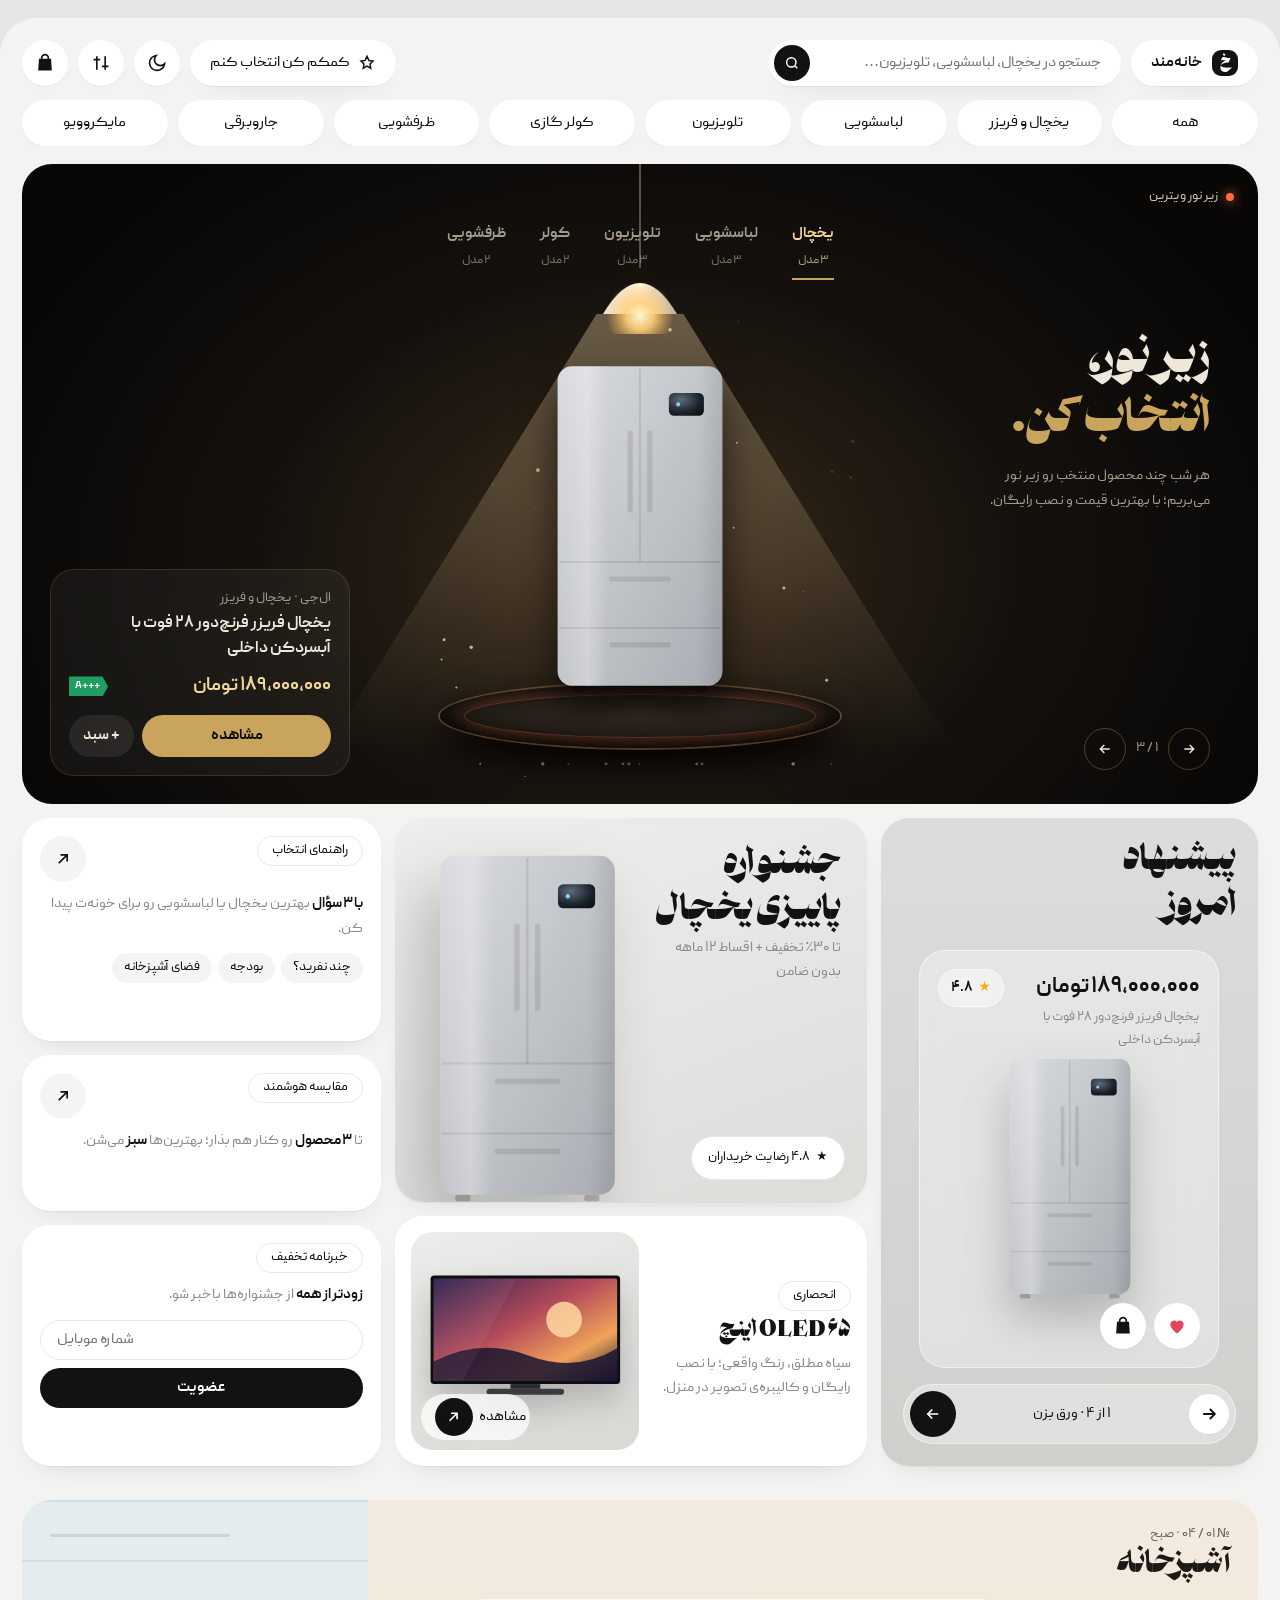
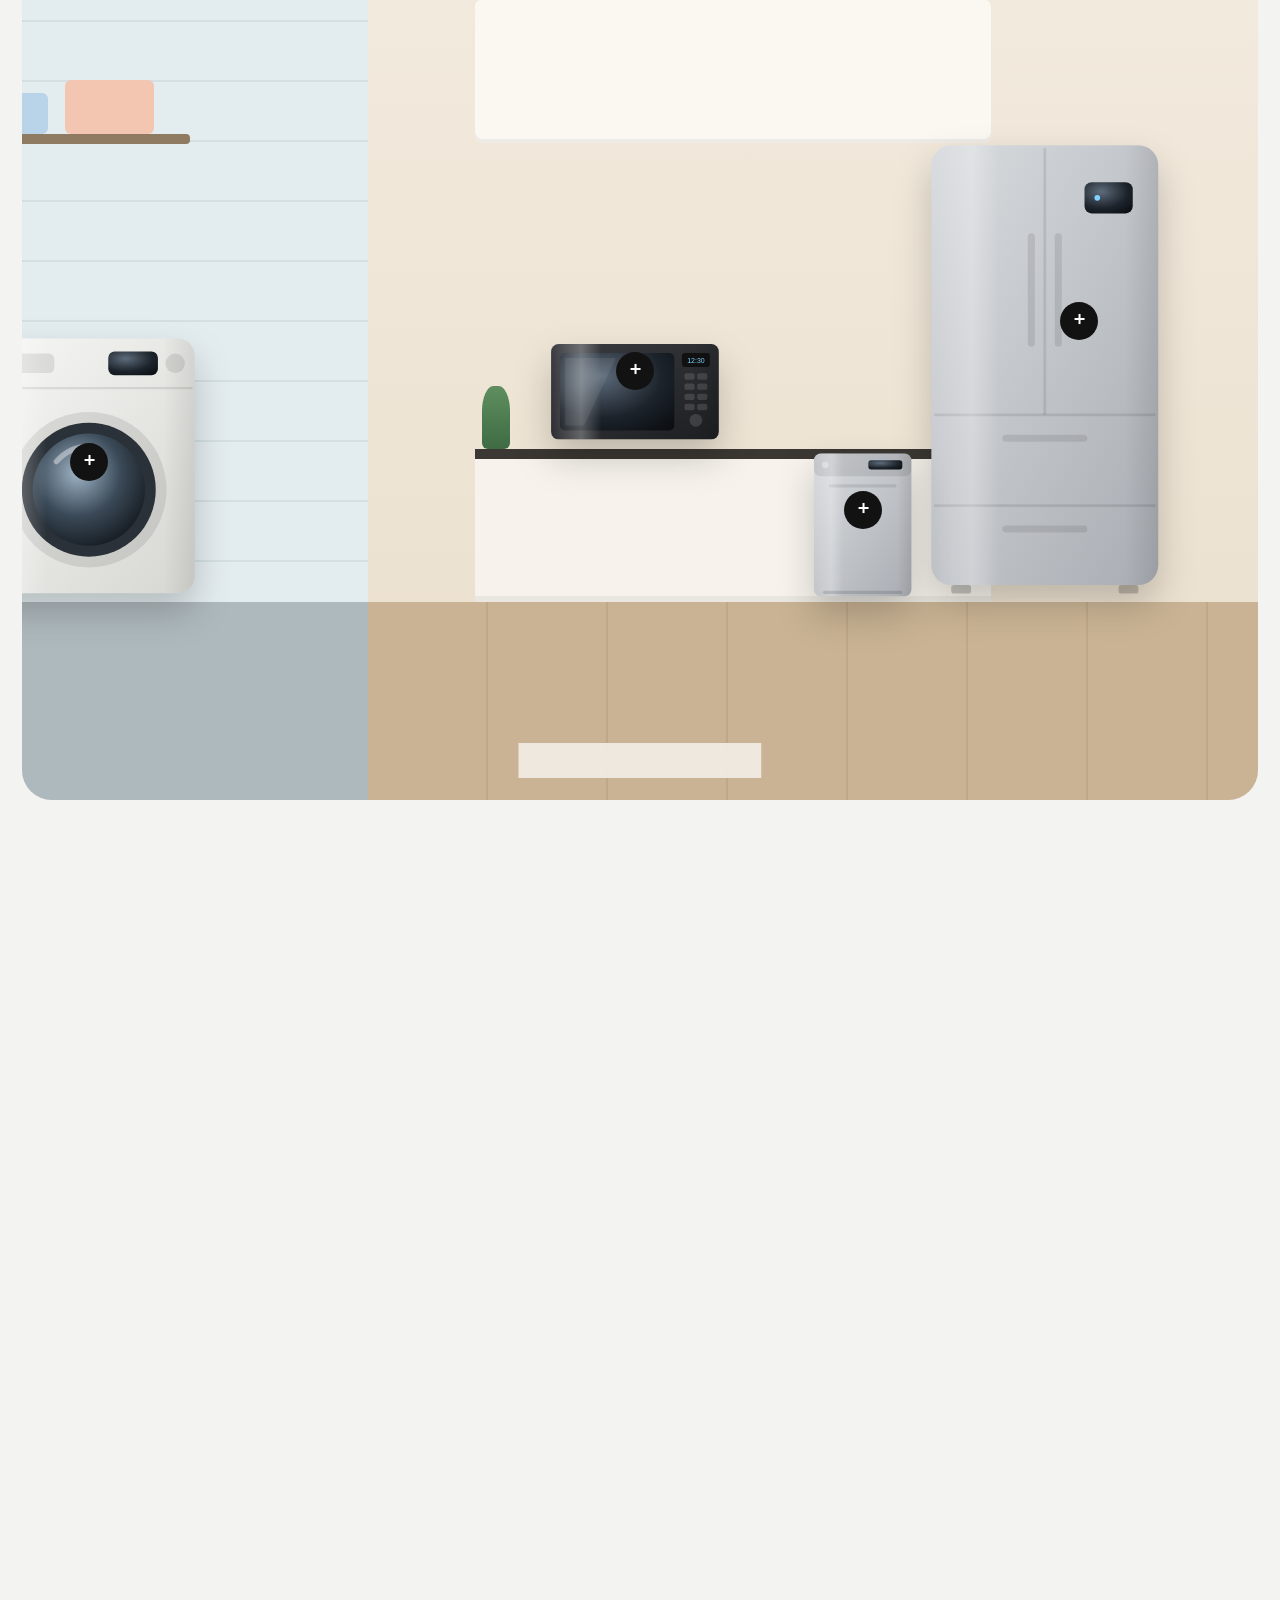
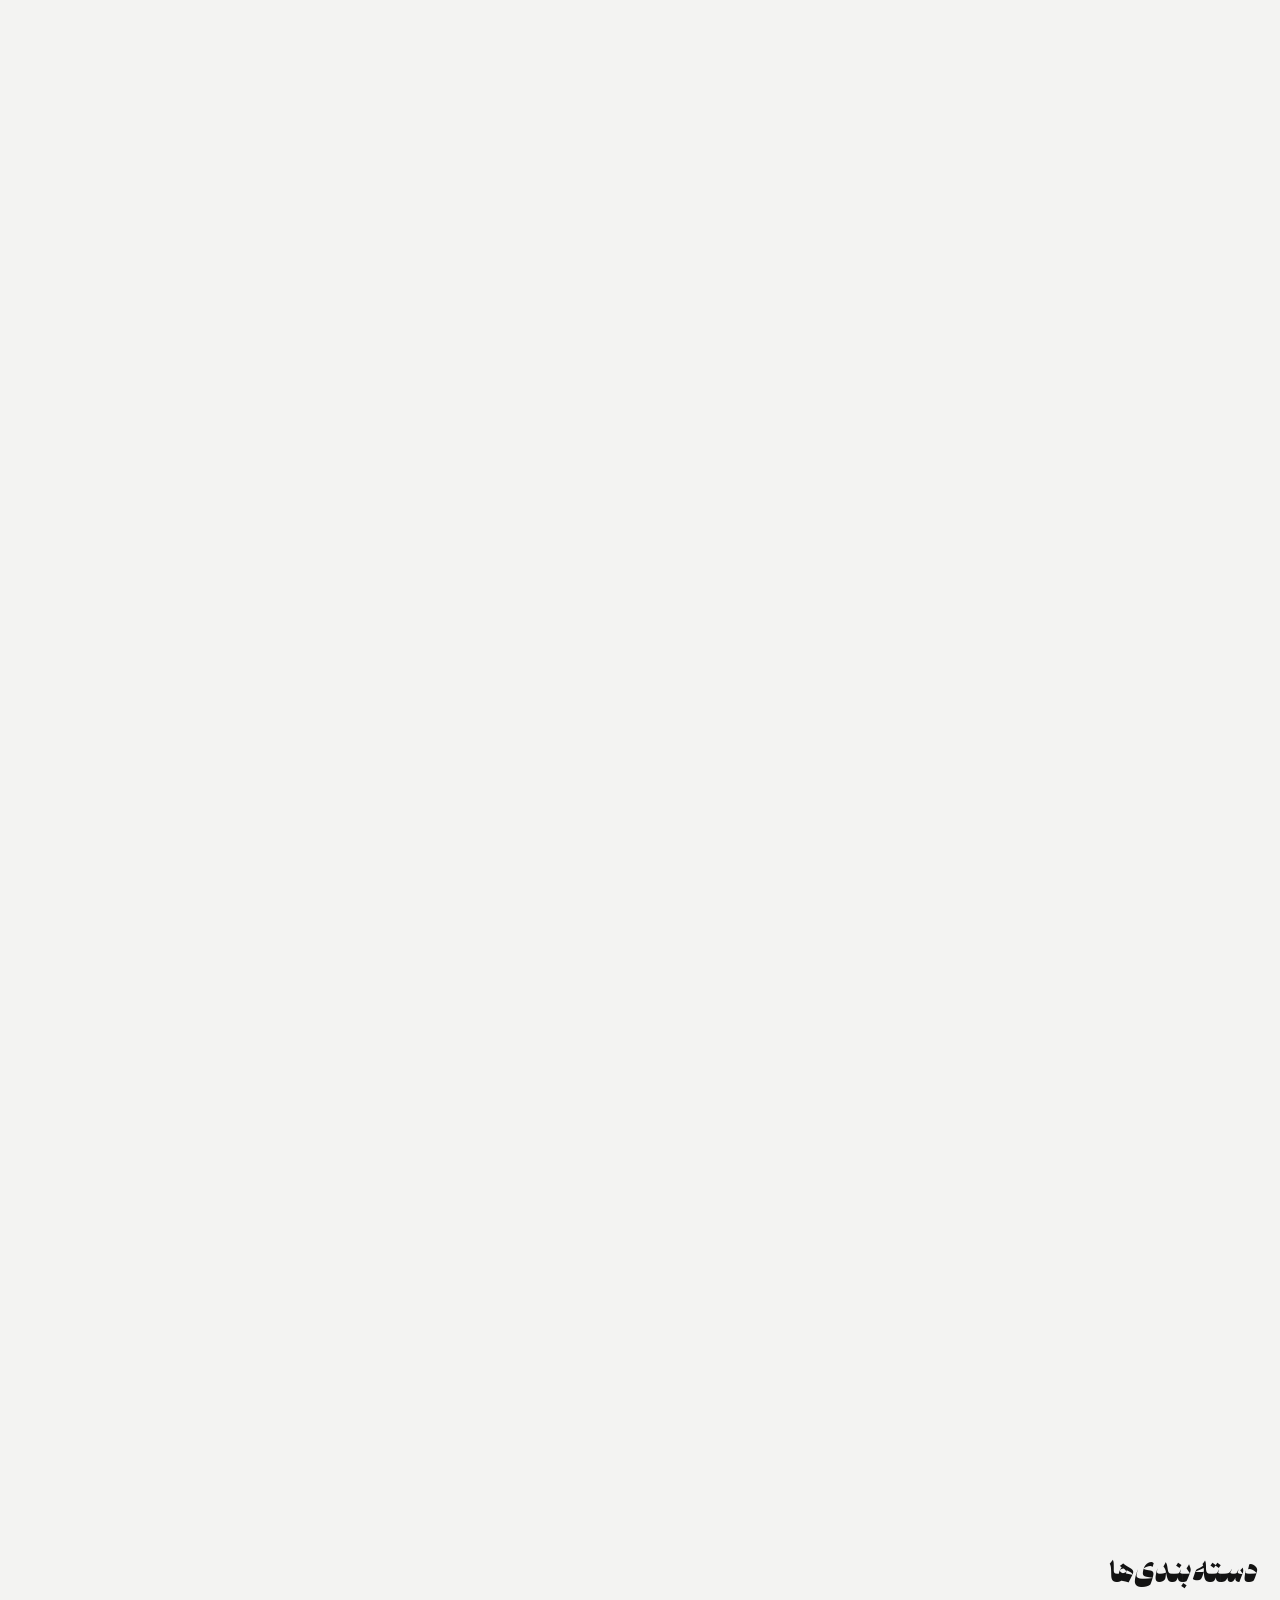
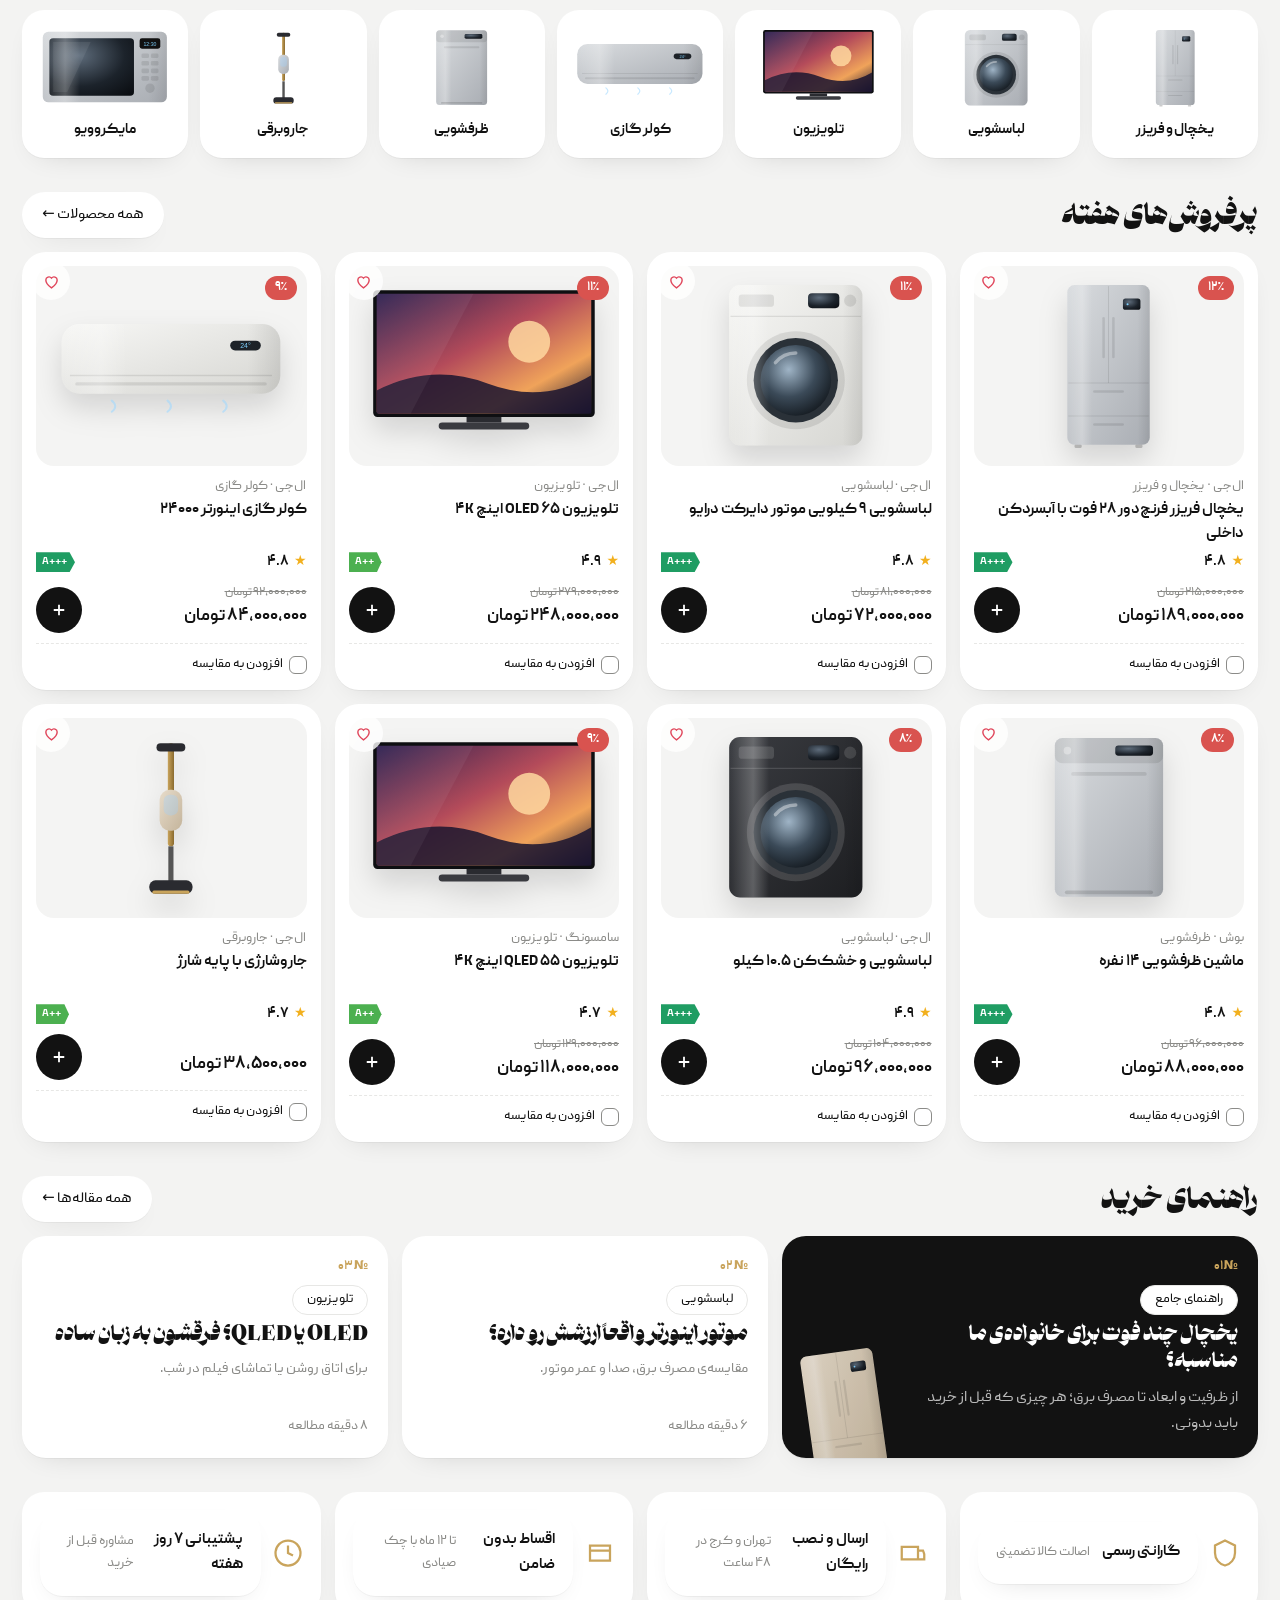
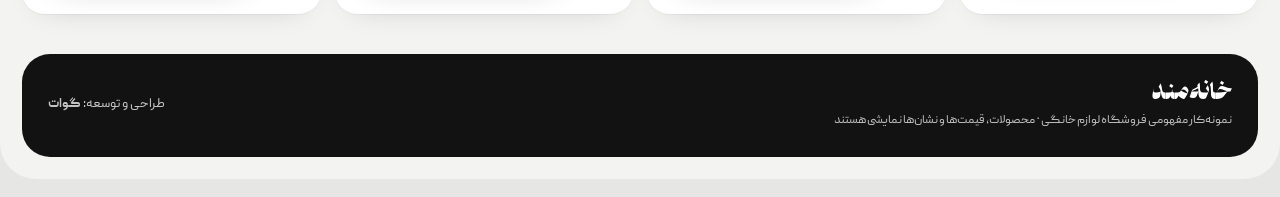
<file: work/khanehmand/index.html>
<!doctype html>
<html lang="fa" dir="rtl">
<head>
<meta charset="utf-8">
<meta name="viewport" content="width=device-width,initial-scale=1,viewport-fit=cover">
<title>خانه‌مند · فروشگاه لوازم خانگی (نمونه‌کار مفهومی)</title>
<meta name="description" content="نمونه‌کار مفهومی فروشگاه لوازم خانگی چندبرندی با فیلتر، مقایسه، راهنمای خرید و نسخه موبایل — طراحی: گوات">
<style>
@font-face{font-family:P;src:url(fonts/Paykan-800.woff2) format('woff2');font-display:swap}
@font-face{font-family:Y;src:url(fonts/Peyda-500.woff2) format('woff2');font-display:swap}
@font-face{font-family:Y;src:url(fonts/Peyda-700.woff2) format('woff2');font-weight:700;font-display:swap}
:root{--page:#e6e6e4;--frame:#f3f3f2;--card:#fff;--soft:#f4f4f3;--ink:#121212;--mut:#8b8b88;--line:#e7e7e5;--acc:#121212;--accInk:#fff;--hl:#c9a45c;--good:#1f9d63;--bad:#d9534f;--sh:0 1px 0 #0000000a,0 10px 30px -18px #0003;--r:28px}
[data-theme=dark]{--page:#060504;--frame:#0b0a09;--card:#15130f;--soft:#1b1914;--ink:#efe8da;--mut:#9c9486;--line:#c9a45c22;--acc:#c9a45c;--accInk:#0b0a09;--sh:0 1px 0 #ffffff05,0 14px 34px -18px #000}
*{box-sizing:border-box;margin:0;padding:0}
html{-webkit-text-size-adjust:100%}
body{font:500 15px/1.75 Y,system-ui,sans-serif;background:var(--page);color:var(--ink);transition:background .4s,color .4s}
button,input,select{font:inherit;color:inherit}
button{cursor:pointer;border:0;background:none}
a{color:inherit;text-decoration:none}
img,svg{display:block}
.h{font-family:P;font-weight:400;letter-spacing:0;line-height:1.35}
.wrap{max-width:1320px;margin:18px auto;background:var(--frame);border-radius:36px;padding:22px;min-height:calc(100vh - 36px);transition:background .4s}
.pill{display:inline-flex;align-items:center;gap:8px;height:46px;padding:0 20px;border-radius:99px;background:var(--card);box-shadow:var(--sh);white-space:nowrap;transition:transform .2s,background .3s}
.pill:hover{transform:translateY(-1px)}
.ic{width:46px;height:46px;border-radius:50%;display:grid;place-items:center;background:var(--card);box-shadow:var(--sh);position:relative;flex:none}
.ic svg{width:20px;height:20px}
.badge{position:absolute;top:-3px;left:-3px;min-width:19px;height:19px;padding:0 5px;border-radius:99px;background:var(--hl);color:#111;font:700 11px/19px Y;text-align:center}
.btn{height:46px;padding:0 22px;border-radius:99px;background:var(--acc);color:var(--accInk);font-weight:700;display:inline-flex;align-items:center;justify-content:center;gap:8px;transition:transform .2s,opacity .2s}
.btn:hover{transform:translateY(-1px)}.btn.ghost{background:var(--soft);color:var(--ink)}
.arrow{width:46px;height:46px;border-radius:50%;background:var(--acc);color:var(--accInk);display:grid;place-items:center;flex:none}
.arrow svg{width:18px;height:18px}
.tag{display:inline-flex;height:30px;align-items:center;padding:0 14px;border-radius:99px;border:1px solid var(--line);font-size:12.5px;background:var(--card)}
.mut{color:var(--mut)}
/* header */
.top{display:flex;gap:10px;align-items:center}
.logo{gap:10px;font-weight:700}
.logo i{width:26px;height:26px;border-radius:9px;background:var(--acc);display:grid;place-items:center;color:var(--accInk);font:400 15px P;font-style:normal}
.search{flex:1;max-width:520px;position:relative}
.search input{width:100%;height:46px;border:0;border-radius:99px;background:var(--card);box-shadow:var(--sh);padding:0 20px 0 56px;outline:none}
.search .go{position:absolute;left:5px;top:5px;width:36px;height:36px;border-radius:50%;background:var(--acc);color:var(--accInk);display:grid;place-items:center}
.search .go svg{width:16px}
.sugg{position:absolute;top:54px;right:0;left:0;background:var(--card);border-radius:22px;box-shadow:0 20px 50px -10px #0003;padding:8px;z-index:30;display:none}
.sugg.on{display:block;animation:pop .25s}
.sugg a{display:flex;gap:12px;align-items:center;padding:8px;border-radius:14px}
.sugg a:hover,.sugg a.k{background:var(--soft)}
.sugg .th{width:44px;height:44px;border-radius:12px;background:var(--soft);display:grid;place-items:center}
.sugg .th svg{height:36px;width:auto}
.sp{flex:1}
.cats{display:flex;gap:10px;margin:14px 0 18px;overflow-x:auto;scrollbar-width:none}
.cats::-webkit-scrollbar{display:none}
.cats .pill{flex:1;justify-content:center;min-width:max-content}
.cats .pill.on{background:var(--acc);color:var(--accInk)}
/* bento */
.bento{display:grid;grid-template-columns:1fr 1.25fr .95fr;grid-template-rows:auto auto;gap:14px}
.card{background:var(--card);border-radius:var(--r);box-shadow:var(--sh);position:relative;overflow:hidden;transition:background .4s}
.deal{grid-row:span 2;background:linear-gradient(180deg,#dcdcda,#cfcfcc);padding:22px;display:flex;flex-direction:column;min-height:560px}
[data-theme=dark] .deal{background:linear-gradient(180deg,#1d1a15,#100e0b)}
.deal .h{font-size:34px;color:var(--ink)}
[data-theme=dark] .deal .h{color:var(--ink)}
.glass{background:#ffffff55;backdrop-filter:blur(18px);-webkit-backdrop-filter:blur(18px);border:1px solid #ffffff80;border-radius:26px}
[data-theme=dark] .glass{background:#ffffff0d;border-color:#c9a45c33}
.dealbox{margin:18px auto 0;width:min(100%,300px);padding:18px;flex:1;display:flex;flex-direction:column}
.dealbox .art{flex:1;display:grid;place-items:center;min-height:240px}
.dealbox .art svg{max-height:250px;width:auto;filter:drop-shadow(0 24px 22px #0003);transition:transform .5s}
.rate{display:inline-flex;align-items:center;gap:5px;font-weight:700;font-size:14px}
.rate b{color:#f2b01e}
.slidebar{margin-top:16px;display:flex;align-items:center;gap:8px;padding:6px;border-radius:99px}
.slidebar span{flex:1;text-align:center;font-size:14px}
.slidebar .ic{width:40px;height:40px}
.hero{padding:26px;min-height:340px;background:linear-gradient(160deg,#eeeeec,#dddcd9)}
[data-theme=dark] .hero{background:radial-gradient(500px 300px at 30% 0,#c9a45c26,transparent),linear-gradient(160deg,#1b1813,#0f0d0a)}
.hero .h{font-size:34px;color:var(--ink);position:relative;z-index:2}
[data-theme=dark] .hero .h{color:var(--ink)}
.hero p{position:relative;z-index:2;color:var(--mut);font-size:14px;max-width:46%}
[data-theme=dark] .hero p{color:var(--mut)}
.hero .art{position:absolute;left:5%;bottom:-6px;height:94%}
.hero .art svg{height:100%;width:auto;filter:drop-shadow(-20px 30px 30px #0003)}
.hero .tag{position:absolute;right:22px;bottom:22px;height:44px;padding:0 16px;gap:6px;z-index:2}
.side{display:grid;gap:14px;grid-row:span 2}
.mini{padding:18px}
.mini .row{display:flex;justify-content:space-between;align-items:flex-start;gap:10px}
.mini .ic{box-shadow:none;background:var(--soft)}
.mini p{margin-top:10px;font-size:14px;color:var(--mut)}
.mini p b{color:var(--ink)}
.chips{display:flex;gap:6px;flex-wrap:wrap;margin-top:12px}
.chips span{font-size:12.5px;padding:4px 12px;border-radius:99px;background:var(--soft)}
.news{display:flex;flex-direction:column;gap:8px;margin-top:12px}
.news input{height:40px;border-radius:99px;border:1px solid var(--line);padding:0 16px;background:var(--card);outline:none}
.news .btn{height:40px}
.excl{display:flex;gap:16px;padding:16px;align-items:stretch;min-height:206px}
.excl .tx{flex:1;display:flex;flex-direction:column;justify-content:center;gap:6px}
.excl .tx .h{font-size:22px}
.excl .pic{width:52%;border-radius:22px;background:linear-gradient(160deg,#ececea,#d9d8d4);position:relative;display:grid;place-items:center;overflow:hidden}
[data-theme=dark] .excl .pic{background:linear-gradient(160deg,#211d17,#14120e)}
.excl .pic svg{width:86%;filter:drop-shadow(0 16px 16px #0003)}
.excl .open{position:absolute;left:10px;bottom:10px;display:flex;align-items:center;gap:6px;padding:4px 4px 4px 14px;border-radius:99px;background:#ffffffbb;backdrop-filter:blur(10px);color:#111;font-size:14px;flex-direction:row-reverse}
.excl .open .arrow{width:38px;height:38px}
.heart{position:absolute;top:10px;left:10px;width:38px;height:38px;border-radius:50%;background:#ffffffcc;display:grid;place-items:center;color:#e0455a;z-index:3}
.heart svg{width:17px}
.heart.on svg{fill:currentColor}
/* sections */
.sec{margin-top:34px}
.sec>.hd{display:flex;align-items:end;justify-content:space-between;gap:10px;margin-bottom:14px}
.sec>.hd .h{font-size:28px}
.catgrid{display:grid;grid-template-columns:repeat(7,1fr);gap:12px}
.catgrid a{padding:16px 10px;text-align:center;border-radius:22px;background:var(--card);box-shadow:var(--sh);transition:transform .25s}
.catgrid a:hover{transform:translateY(-3px)}
.catgrid .th{height:84px;display:grid;place-items:center}
.catgrid .th svg{max-height:80px;width:auto;max-width:90%}
.catgrid b{display:block;margin-top:8px;font-size:14px}
.grid{display:grid;grid-template-columns:repeat(4,1fr);gap:14px}
.pc{display:flex;flex-direction:column;padding:14px;border-radius:24px;background:var(--card);box-shadow:var(--sh);position:relative;transition:transform .25s,box-shadow .25s}
.pc:hover{transform:translateY(-3px);box-shadow:0 20px 40px -20px #0004}
.pc .ph{height:200px;border-radius:18px;background:var(--soft);display:grid;place-items:center;position:relative;overflow:hidden}
.pc .ph svg{max-height:170px;max-width:85%;width:auto;filter:drop-shadow(0 14px 14px #0002);transition:transform .4s}
.pc:hover .ph svg{transform:scale(1.05)}
.pc .br{font-size:12.5px;color:var(--mut);margin-top:10px}
.pc .nm{font-weight:700;font-size:15px;line-height:1.6;min-height:48px}
.pc .meta{display:flex;justify-content:space-between;align-items:center;font-size:12.5px;margin-top:4px}
.pc .pr{margin-top:8px;display:flex;align-items:end;justify-content:space-between;gap:8px}
.pc .pr b{font-size:17px}
.pc .pr s{display:block;font-size:12px;color:var(--mut)}
.pc .off{position:absolute;top:10px;right:10px;background:var(--bad);color:#fff;font:700 12px/24px Y;padding:0 10px;border-radius:99px;z-index:2}
.cmp{display:flex;align-items:center;gap:6px;font-size:12.5px;margin-top:10px;padding-top:10px;border-top:1px dashed var(--line);cursor:pointer;user-select:none}
.cmp i{width:18px;height:18px;border-radius:6px;border:1.5px solid var(--mut);display:grid;place-items:center;transition:.2s}
.cmp.on i{background:var(--acc);border-color:var(--acc)}
.cmp.on i::after{content:"";width:8px;height:4px;border:2px solid var(--accInk);border-top:0;border-right:0;transform:rotate(-45deg) translate(1px,-1px)}
.energy{display:inline-flex;align-items:center;font:700 11px/20px Y;color:#fff;padding:0 8px 0 6px;clip-path:polygon(0 0,86% 0,100% 50%,86% 100%,0 100%);background:#1f9d63;direction:ltr}
.guides{display:grid;grid-template-columns:1.3fr 1fr 1fr;gap:14px}
.gd{padding:20px;border-radius:24px;background:var(--card);box-shadow:var(--sh);display:flex;flex-direction:column;gap:8px;min-height:190px;position:relative;overflow:hidden}
.gd .h{font-size:20px}
.gd.big{background:var(--acc);color:var(--accInk)}
.gd.big .mut{color:inherit;opacity:.7}
.gd .ga{position:absolute;left:18px;bottom:-40px;opacity:.95;transform:rotate(-8deg)}
.gd .ga svg{height:150px;width:auto}
.gd.big p,.gd.big .h{max-width:72%}
.trust{display:grid;grid-template-columns:repeat(4,1fr);gap:14px}
.trust div{padding:18px;border-radius:22px;background:var(--card);box-shadow:var(--sh);display:flex;gap:12px;align-items:center}
.trust svg{width:30px;flex:none;color:var(--hl)}
.trust b{display:block;font-size:14.5px}.trust span{font-size:12.5px;color:var(--mut)}
/* list */
.lay{display:grid;grid-template-columns:270px 1fr;gap:18px;align-items:start}
.filters{position:sticky;top:14px;padding:18px;border-radius:24px;background:var(--card);box-shadow:var(--sh)}
.fg{padding:12px 0;border-bottom:1px solid var(--line)}
.fg:last-child{border:0}
.fg h4{font-size:14px;margin-bottom:8px}
.ck{display:flex;align-items:center;gap:8px;padding:4px 0;font-size:14px;cursor:pointer}
.ck input{accent-color:var(--acc);width:17px;height:17px}
.ck small{margin-right:auto;color:var(--mut)}
.range{display:flex;flex-direction:column;gap:6px}
.range input{accent-color:var(--hl);width:100%}
.lhead{display:flex;align-items:center;gap:10px;margin-bottom:14px;flex-wrap:wrap}
.lhead .h{font-size:26px}
.lhead select{height:42px;border-radius:99px;border:0;background:var(--card);box-shadow:var(--sh);padding:0 16px}
.fbtn{display:none}
.empty{padding:60px 20px;text-align:center;border-radius:24px;background:var(--card)}
/* product */
.pd{display:grid;grid-template-columns:1.1fr 1fr;gap:18px}
.gal{border-radius:30px;background:linear-gradient(160deg,#efefed,#dcdbd7);min-height:560px;display:grid;place-items:center;position:relative;overflow:hidden}
[data-theme=dark] .gal{background:radial-gradient(500px 400px at 50% 30%,#c9a45c1f,transparent),linear-gradient(160deg,#1b1813,#0f0d0a)}
.gal .art{width:100%;display:grid;place-items:center;padding:30px}.gal .art svg{max-height:440px;max-width:80%;width:auto;margin:auto;filter:drop-shadow(0 34px 30px #0003);transition:transform .6s cubic-bezier(.2,.8,.2,1)}
.gal .views{position:absolute;bottom:16px;right:50%;transform:translateX(50%);display:flex;gap:8px}
.gal .views button{width:54px;height:54px;border-radius:16px;background:#ffffffaa;display:grid;place-items:center;border:2px solid transparent}
.gal .views button.on{border-color:var(--acc)}
.gal .views svg{height:40px;width:auto}
.info{padding:24px;border-radius:30px;background:var(--card);box-shadow:var(--sh)}
.info .h{font-size:26px;margin:6px 0}
.sw{display:flex;gap:10px;margin:8px 0 4px}
.sw button{width:36px;height:36px;border-radius:50%;border:2px solid var(--card);box-shadow:0 0 0 1.5px var(--line)}
.sw button.on{box-shadow:0 0 0 2px var(--acc)}
.keys{display:grid;grid-template-columns:repeat(3,1fr);gap:8px;margin:14px 0}
.keys div{padding:12px;border-radius:16px;background:var(--soft);font-size:12.5px}
.keys b{display:block;font-size:15px}
.price{display:flex;align-items:end;justify-content:space-between;gap:10px;padding:16px;border-radius:20px;background:var(--soft);margin:12px 0}
.price b{font-size:24px}
.price s{color:var(--mut);font-size:13px;display:block}
.inst{font-size:13px;color:var(--mut)}
.inst b{color:var(--ink)}
.acts{display:flex;gap:8px;flex-wrap:wrap}
.acts .btn{flex:1;min-width:150px}
.tabs{display:flex;gap:6px;margin:22px 0 12px;flex-wrap:wrap}
.tabs button{height:40px;padding:0 18px;border-radius:99px;background:var(--card);box-shadow:var(--sh)}
.tabs button.on{background:var(--acc);color:var(--accInk)}
.spec{width:100%;border-collapse:collapse;background:var(--card);border-radius:22px;overflow:hidden;box-shadow:var(--sh)}
.spec td{padding:12px 18px;border-bottom:1px solid var(--line);font-size:14px}
.spec td:first-child{color:var(--mut);width:38%}
.spec tr:last-child td{border:0}
.buybar{display:none}
/* compare */
.ctable{width:100%;table-layout:fixed;border-collapse:separate;border-spacing:0;background:var(--card);border-radius:24px;overflow:hidden;box-shadow:var(--sh)}
.ctable th,.ctable td{padding:14px;border-bottom:1px solid var(--line);text-align:center;font-size:14px;vertical-align:middle}
.ctable th:first-child,.ctable td:first-child{text-align:right;color:var(--mut);width:160px;background:var(--soft)}
.ctable .best{color:var(--good);font-weight:700}
.ctable .best::after{content:" ●";font-size:9px;vertical-align:middle}
.ctable tr.same{display:var(--same,table-row)}
.cth svg{height:130px;width:auto;margin:0 auto 8px}
.cwrap{overflow-x:auto;border-radius:24px}
.cbar{position:fixed;bottom:18px;right:50%;transform:translate(50%,150%);background:var(--acc);color:var(--accInk);border-radius:99px;padding:6px 6px 6px 8px;display:flex;align-items:center;gap:10px;z-index:40;transition:transform .45s cubic-bezier(.2,.9,.2,1);box-shadow:0 20px 40px -10px #0006}
.cbar:not(.on){visibility:hidden}.cbar.on{transform:translate(50%,0)}
.cbar .th{width:40px;height:40px;border-radius:50%;background:#ffffff22;display:grid;place-items:center}
.cbar .th svg{height:30px;width:auto}
.cbar .btn{background:var(--accInk);color:var(--acc);height:40px}
/* drawer + modal + toast */
.scrim{position:fixed;inset:0;background:#0006;backdrop-filter:blur(4px);opacity:0;pointer-events:none;transition:.3s;z-index:60}
.scrim.on{opacity:1;pointer-events:auto}
.drawer{position:fixed;top:12px;bottom:12px;left:12px;width:min(420px,calc(100% - 24px));background:var(--frame);border-radius:30px;z-index:61;transform:translateX(-110%);transition:transform .45s cubic-bezier(.2,.9,.2,1);display:flex;flex-direction:column;padding:20px}
.drawer.on{transform:none}
.drawer .list{flex:1;overflow:auto;display:flex;flex-direction:column;gap:10px;margin:14px 0}
.ci{display:flex;gap:12px;align-items:center;padding:10px;border-radius:20px;background:var(--card)}
.ci .th{width:64px;height:64px;border-radius:14px;background:var(--soft);display:grid;place-items:center;flex:none}
.ci .th svg{height:52px;width:auto;max-width:56px}
.ci .t{flex:1;font-size:13.5px}
.qty{display:flex;align-items:center;gap:6px}
.qty button{width:28px;height:28px;border-radius:50%;background:var(--soft)}
.modal{position:fixed;top:50%;right:50%;transform:translate(50%,-46%) scale(.96);width:min(560px,calc(100% - 24px));background:var(--frame);border-radius:30px;z-index:61;padding:26px;opacity:0;pointer-events:none;transition:.35s cubic-bezier(.2,.9,.2,1)}
.modal.on{opacity:1;pointer-events:auto;transform:translate(50%,-50%) scale(1)}
.qopts{display:grid;grid-template-columns:repeat(2,1fr);gap:10px;margin:16px 0}
.qopts button{padding:16px;border-radius:20px;background:var(--card);box-shadow:var(--sh);text-align:right;transition:.2s}
.qopts button:hover{transform:translateY(-2px);box-shadow:0 0 0 2px var(--acc)}
.qopts b{display:block}
.qprog{height:6px;border-radius:9px;background:var(--line);overflow:hidden}
.qprog i{display:block;height:100%;background:var(--hl);transition:width .4s}
.toasts{position:fixed;top:18px;right:50%;transform:translateX(50%);z-index:80;display:flex;flex-direction:column;gap:8px;align-items:center;pointer-events:none}
.toast{display:flex;align-items:center;gap:10px;padding:8px 18px 8px 8px;border-radius:99px;background:var(--acc);color:var(--accInk);box-shadow:0 14px 30px -10px #0006;animation:tin .5s cubic-bezier(.2,1.4,.4,1);font-size:14px}
.toast i{width:30px;height:30px;border-radius:50%;display:grid;place-items:center;font-style:normal;background:var(--hl);color:#111}
.toast.out{animation:tout .35s forwards}
@keyframes tin{from{transform:translateY(-30px) scale(.8);opacity:0}}
@keyframes tout{to{transform:translateY(-20px);opacity:0}}
@keyframes pop{from{transform:translateY(-6px);opacity:0}}
.rv{opacity:0;transform:translateY(18px);transition:opacity .7s,transform .7s cubic-bezier(.2,.8,.2,1)}
.rv.in{opacity:1;transform:none}
.view{animation:vin .5s cubic-bezier(.2,.8,.2,1)}
@keyframes vin{from{opacity:0;transform:translateY(10px)}}
.crumb{font-size:13px;color:var(--mut);margin-bottom:12px}
.crumb a:hover{color:var(--ink)}
footer{margin-top:40px;padding:26px;border-radius:28px;background:var(--acc);color:var(--accInk);display:flex;flex-wrap:wrap;gap:20px;justify-content:space-between;align-items:center}
footer .h{font-size:22px}
footer .sig{font-size:13px;opacity:.75}
.concept{font-size:12px;opacity:.7}
.bnav{display:none}

/* ===== loader (coastline-style outline fill) ===== */
#ld{position:fixed;inset:0;z-index:200;background:var(--frame);display:grid;place-items:center;transition:transform .9s cubic-bezier(.8,0,.2,1)}
#ld.done{transform:translateY(-100%)}
.ld-t{position:relative;font:clamp(64px,13vw,150px)/1.3 P;color:transparent;-webkit-text-stroke:1.4px var(--ink)}
.ld-t span{position:absolute;inset:0;color:var(--ink);-webkit-text-stroke:0;clip-path:inset(0 0 0 100%)}
.ld-p{margin-top:10px;text-align:center;font-size:13px;color:var(--mut)}
.ld-p b{color:var(--hl);font-weight:700}
.ld-line{width:min(420px,70vw);height:1px;background:var(--line);margin:18px auto 0;position:relative;overflow:hidden}
.ld-line i{position:absolute;inset:0;background:var(--hl);transform-origin:right;transform:scaleX(0)}
/* ===== showroom stage (record-crate spotlight) ===== */
.stage{position:relative;height:640px;border-radius:30px;overflow:hidden;margin-bottom:14px;color:#efe8da;background:radial-gradient(700px 520px at 50% 62%,#3a2a1a 0,#14110d 55%,#080706 100%);isolation:isolate}
.stage .rec{position:absolute;top:22px;right:24px;display:flex;align-items:center;gap:8px;font-size:12.5px;color:#cfc6b6;z-index:5}
.stage .rec i{width:8px;height:8px;border-radius:50%;background:#ff6a3d;box-shadow:0 0 12px #ff6a3d;animation:rec 2.4s ease-in-out infinite}
@keyframes rec{50%{opacity:.35}}
.crates{position:absolute;top:58px;right:0;left:0;display:flex;justify-content:center;gap:34px;z-index:5}
.crates button{text-align:center;color:#a39a8b;transition:color .3s;position:relative;padding-bottom:6px}
.crates button b{display:block;font-size:14.5px;color:inherit}
.crates button small{font-size:11.5px;opacity:.7}
.crates button::after{content:"";position:absolute;bottom:0;right:50%;width:0;height:1.5px;background:var(--hl);transition:.4s;transform:translateX(50%)}
.crates button.on{color:#f1d79a}.crates button.on::after{width:100%}
.lamp{position:absolute;top:0;right:50%;transform:translateX(50%);z-index:3;width:150px}
.cone{position:absolute;top:150px;right:50%;transform:translateX(50%);width:620px;height:430px;clip-path:polygon(43% 0,57% 0,100% 100%,0 100%);background:linear-gradient(#ffe2a8cc,#ffd99a33 70%,#ffd99a00);mix-blend-mode:screen;opacity:.42;z-index:1;pointer-events:none}
.cone.flick{animation:flick .7s}
@keyframes flick{0%{opacity:.42}15%{opacity:.08}30%{opacity:.5}45%{opacity:.2}100%{opacity:.42}}
.dust{position:absolute;inset:0;z-index:2;pointer-events:none}
.st-title{position:absolute;top:170px;right:48px;font-size:44px;z-index:4;line-height:1.35}
.st-title em{font-style:normal;color:var(--hl)}
.st-sub{position:absolute;top:300px;right:48px;width:250px;font-size:14px;color:#a39a8b;z-index:4}
.ped{position:absolute;bottom:56px;right:50%;transform:translateX(50%);width:420px;height:440px;z-index:3;display:flex;flex-direction:column;justify-content:flex-end;align-items:center}
.ped .item{height:340px;display:flex;align-items:flex-end;justify-content:center;margin-bottom:-14px;position:relative;z-index:2}
.ped .item svg{height:100%;width:auto;max-width:400px;filter:drop-shadow(0 24px 20px #000a)}
.ped .item.wide svg{height:auto;width:380px}
.disc{width:400px;height:64px;border-radius:50%;background:radial-gradient(closest-side,#3a3026,#1a1612);box-shadow:0 0 0 2px #c9a45c55,0 18px 40px #000,inset 0 -6px 16px #000a;position:relative}
.disc::after{content:"";position:absolute;inset:10px 24px;border-radius:50%;border:1px solid #ff6a3d55;box-shadow:0 0 18px #ff6a3d44}
.st-info{position:absolute;left:28px;bottom:28px;width:300px;padding:18px;border-radius:24px;background:#ffffff0c;border:1px solid #c9a45c2e;backdrop-filter:blur(14px);-webkit-backdrop-filter:blur(14px);z-index:5}
.st-info .k{font-size:12.5px;color:#a39a8b}
.st-info .n{font-weight:700;font-size:15.5px;line-height:1.6;margin:2px 0 8px}
.st-info .p{display:flex;justify-content:space-between;align-items:center}
.st-info .p b{font-size:19px;color:#f1d79a}
.st-info .btn{margin-top:12px;width:100%;background:#c9a45c;color:#0b0a09;height:42px}
.st-nav{position:absolute;right:48px;bottom:34px;display:flex;align-items:center;gap:10px;z-index:5;font-size:13px;color:#a39a8b}
.st-nav button{width:42px;height:42px;border-radius:50%;border:1px solid #c9a45c55;display:grid;place-items:center;color:#efe8da}
.st-nav button svg{width:16px}
/* ===== glide house tour (coastline-style pinned glide) ===== */
.tour{position:relative;margin-top:34px}
.tour .pin{position:sticky;top:0;height:100vh;min-height:560px;overflow:hidden;border-radius:30px;background:#e9e2d6}
.track{position:absolute;top:0;right:0;height:100%;display:flex;flex-direction:row;will-change:transform}
.room{width:var(--rw,820px);height:100%;position:relative;flex:none;overflow:hidden}
.room .fl{position:absolute;right:0;left:0;bottom:0;height:22%}
.ap{position:absolute;display:block}
.ap>svg{height:100%;width:auto;filter:drop-shadow(0 18px 18px #0003)}
.hs{position:absolute;width:38px;height:38px;border-radius:50%;background:#121212;color:#fff;font:400 22px/38px Y;text-align:center;z-index:3;box-shadow:0 0 0 0 #c9a45c99;animation:ping 2.2s infinite;transform:translate(50%,-50%)}
.hs:hover,.hs.on{background:#c9a45c;color:#111}
@keyframes ping{70%{box-shadow:0 0 0 16px #c9a45c00}100%{box-shadow:0 0 0 0 #c9a45c00}}
.hud{position:absolute;inset:0;pointer-events:none;z-index:6}
.hud .rt{position:absolute;top:24px;right:28px}
.hud .rt small{display:block;font-size:12.5px;color:#6f675c;letter-spacing:0}
.hud .rt .h{font-size:30px;color:#1c1a17;transition:opacity .3s}
.hud .bar{position:absolute;top:34px;left:28px;width:180px;height:3px;border-radius:3px;background:#0000001a;overflow:hidden}
.hud .bar i{position:absolute;inset:0;background:#c9a45c;transform-origin:right;transform:scaleX(0)}
.hud .hint{position:absolute;bottom:22px;right:50%;transform:translateX(50%);display:flex;gap:10px;align-items:center;font-size:13px;color:#3d3832;background:#ffffffb3;backdrop-filter:blur(10px);padding:6px 8px 6px 16px;border-radius:99px;white-space:nowrap}
.hud .hint span{border:1px solid #0003;border-radius:99px;padding:0 10px;font-size:12px}
.night .hud .rt .h{color:#efe8da}.night .hud .rt small{color:#a39a8b}
.pop{position:absolute;left:24px;bottom:80px;width:300px;padding:14px;border-radius:24px;background:#fffffff2;color:#121212;box-shadow:0 30px 60px -20px #0006;z-index:8;transform:translateY(20px) scale(.96);opacity:0;pointer-events:none;transition:.35s cubic-bezier(.2,1.2,.4,1)}
.pop.on{transform:none;opacity:1;pointer-events:auto}
.pop .th{height:130px;border-radius:16px;background:#f1f0ee;display:grid;place-items:center}
.pop .th svg{max-height:110px;max-width:80%;width:auto}
.pop .x{position:absolute;top:10px;left:10px;width:30px;height:30px;border-radius:50%;background:#fff;box-shadow:0 2px 8px #0002}
.pop .btn{height:40px;font-size:13.5px;flex:1;background:#121212;color:#fff}
.pop .btn.ghost{background:#f1f0ee;color:#121212}
[data-theme=dark] .tour .pin{filter:brightness(.82) saturate(.9)}
.no{font-size:12px;color:var(--hl);font-weight:700}
@media (max-width:1100px){.bento{grid-template-columns:1fr 1fr}.side{grid-column:span 2;grid-row:auto;grid-template-columns:repeat(3,1fr)}.grid{grid-template-columns:repeat(3,1fr)}.catgrid{grid-template-columns:repeat(4,1fr)}}
@media (max-width:760px){
 body{font-size:14.5px;padding-bottom:78px}
 .wrap{margin:0;border-radius:0;padding:14px;min-height:100vh}
 .top{flex-wrap:wrap}.top .search{order:5;flex-basis:100%;max-width:none}.top .hide-m{display:none}
 .cats{margin:12px -14px 14px;padding:0 14px}.cats .pill{flex:none;height:40px}
 .bento{grid-template-columns:1fr}.deal{grid-row:auto;min-height:0}.side{grid-column:auto;grid-template-columns:1fr}
 .deal .h{font-size:24px}.hero{min-height:300px}.hero .h{font-size:24px}.hero .art{height:78%;left:0}
 .excl{flex-direction:column}.excl .pic{width:100%;height:220px}
 .sec>.hd .h{font-size:20px}
 .catgrid{grid-template-columns:repeat(4,1fr);gap:8px}.catgrid a{padding:10px 4px;border-radius:16px}.catgrid .th{height:56px}.catgrid .th svg{max-height:52px}.catgrid b{font-size:12px}
 .grid{grid-template-columns:repeat(2,1fr);gap:10px}.pc{padding:10px;border-radius:20px}.pc .ph{height:150px}.pc .ph svg{max-height:125px}.pc .nm{font-size:13.5px;min-height:44px}.pc .pr b{font-size:15px}.pc .pr .arrow{display:none}
 .guides,.trust{grid-template-columns:1fr}
 .lay{grid-template-columns:1fr}.lay .grid{grid-template-columns:repeat(2,1fr)!important}
 .filters{position:fixed;inset:auto 0 0 0;top:auto;max-height:86vh;overflow:auto;border-radius:28px 28px 0 0;z-index:61;transform:translateY(105%);transition:transform .4s cubic-bezier(.2,.9,.2,1)}
 .filters.on{transform:none}.fbtn{display:inline-flex}
 .lhead .h{font-size:20px;flex-basis:100%}
 .pd{grid-template-columns:1fr}.gal{min-height:360px;border-radius:24px}.gal .art{width:100%;display:grid;place-items:center;padding:30px}.gal .art svg{max-height:290px}.info{padding:18px;border-radius:24px}.info .h{font-size:20px}
 .keys{grid-template-columns:repeat(3,1fr)}.acts .btn{min-width:0}
 .buybar{display:flex;position:fixed;bottom:70px;right:10px;left:10px;z-index:45;background:var(--card);border-radius:99px;padding:6px 16px 6px 6px;align-items:center;gap:10px;box-shadow:0 14px 34px -8px #0005;flex-direction:row-reverse}
 .buybar b{flex:1;text-align:right;font-size:15px}
 .ctable th:first-child,.ctable td:first-child{width:96px;font-size:12px;padding:10px 8px}.ctable td,.ctable th{padding:10px 6px;font-size:12.5px}.cth svg{height:80px}
 .cbar{bottom:80px}
 footer{flex-direction:column;align-items:flex-start;border-radius:24px}

 .stage{height:auto;min-height:680px;padding:118px 0 18px;display:flex;flex-direction:column;align-items:center}
 .crates{top:50px;justify-content:flex-start;gap:22px;overflow-x:auto;padding:0 18px;scrollbar-width:none}.crates::-webkit-scrollbar{display:none}.crates button{flex:none}
 .lamp{top:178px;width:100px}.cone{top:268px;width:340px;height:300px}
 .st-title{position:static;font-size:22px;text-align:center;margin-top:0}.st-sub{display:none}
 .ped{position:relative;bottom:auto;right:auto;transform:none;width:100%;height:330px;margin-top:96px}
 .ped .item{height:250px}.ped .item svg{max-width:300px}.ped .item.wide svg{width:290px}.disc{width:280px;height:46px}
 .st-info{position:relative;left:auto;bottom:auto;width:calc(100% - 28px);margin-top:14px}
 .st-nav{position:relative;right:auto;bottom:auto;margin-top:12px}
 .tour .pin{border-radius:22px}.hud .rt .h{font-size:20px}.hud .bar{top:auto;bottom:70px;left:50%;transform:translateX(-50%);width:120px}
 .pop{left:12px;right:12px;width:auto;bottom:84px}.hud .hint{font-size:12px;bottom:84px}.hud .bar{bottom:128px!important}
 .bnav{display:flex;position:fixed;bottom:10px;right:10px;left:10px;height:58px;border-radius:99px;background:var(--card);box-shadow:0 10px 30px -8px #0005;z-index:50;justify-content:space-around;align-items:center}
 .bnav a{display:flex;flex-direction:column;align-items:center;font-size:11px;gap:2px;color:var(--mut);position:relative}
 .bnav a.on{color:var(--ink)}
 .bnav svg{width:21px;height:21px}
 .bnav .badge{top:-6px;left:2px}
}
@media (prefers-reduced-motion:reduce){*,*::before,*::after{animation:none!important;transition:none!important}.rv{opacity:1;transform:none}}
</style>
</head>
<body>
<div id="ld" aria-hidden="true"><div><div class="ld-t">خانه‌مند<span id="ldf">خانه‌مند</span></div><div class="ld-line"><i id="ldl"></i></div><div class="ld-p">در حال چیدن ویترین · <b id="ldn">۰</b>٪</div></div></div>
<div class="wrap">
 <header class="top">
  <a class="pill logo" href="#home"><i>خ</i>خانه‌مند</a>
  <div class="search">
   <input id="q" placeholder="جستجو در یخچال، لباسشویی، تلویزیون…" autocomplete="off" aria-label="جستجو">
   <button class="go" id="qgo" aria-label="جستجو"><svg viewBox="0 0 24 24" fill="none" stroke="currentColor" stroke-width="2.2"><circle cx="11" cy="11" r="7"/><path d="m20 20-3.5-3.5"/></svg></button>
   <div class="sugg" id="sugg"></div>
  </div>
  <span class="sp"></span>
  <button class="pill hide-m" id="quizBtn"><svg width="18" viewBox="0 0 24 24" fill="none" stroke="currentColor" stroke-width="2"><path d="M12 3l2.6 5.6L20 9.3l-4 4 1 5.7-5-2.8-5 2.8 1-5.7-4-4 5.4-.7z"/></svg>کمکم کن انتخاب کنم</button>
  <button class="ic" id="theme" aria-label="تغییر تم"><svg viewBox="0 0 24 24" fill="none" stroke="currentColor" stroke-width="2"><path d="M21 13A9 9 0 1 1 11 3a7 7 0 0 0 10 10z"/></svg></button>
  <a class="ic hide-m" href="#compare" aria-label="مقایسه"><svg viewBox="0 0 24 24" fill="none" stroke="currentColor" stroke-width="2"><path d="M7 4v16M17 4v16M3 8h8M13 16h8"/></svg><span class="badge" data-c="cmp" hidden></span></a>
  <button class="ic" id="cartBtn" aria-label="سبد خرید"><svg viewBox="0 0 24 24" fill="currentColor"><path d="M7 7V6a5 5 0 0 1 10 0v1h2.2l1 14H3.8l1-14zm2 0h6V6a3 3 0 0 0-6 0z"/></svg><span class="badge" data-c="cart" hidden></span></button>
 </header>
 <nav class="cats" id="cats"></nav>
 <main id="app"></main>
 <footer>
  <div><div class="h">خانه‌مند</div><div class="concept">نمونه‌کار مفهومی فروشگاه لوازم خانگی · محصولات، قیمت‌ها و نشان‌ها نمایشی هستند</div></div>
  <div class="sig">طراحی و توسعه: <b>گوات</b></div>
 </footer>
</div>
<nav class="bnav">
 <a href="#home" data-n="home"><svg viewBox="0 0 24 24" fill="none" stroke="currentColor" stroke-width="2"><path d="M3 11l9-7 9 7v9a1 1 0 0 1-1 1h-5v-6H9v6H4a1 1 0 0 1-1-1z"/></svg>خانه</a>
 <a href="#list/all" data-n="list"><svg viewBox="0 0 24 24" fill="none" stroke="currentColor" stroke-width="2"><rect x="3" y="3" width="7" height="7" rx="2"/><rect x="14" y="3" width="7" height="7" rx="2"/><rect x="3" y="14" width="7" height="7" rx="2"/><rect x="14" y="14" width="7" height="7" rx="2"/></svg>محصولات</a>
 <a href="#compare" data-n="compare"><svg viewBox="0 0 24 24" fill="none" stroke="currentColor" stroke-width="2"><path d="M7 4v16M17 4v16M3 8h8M13 16h8"/></svg>مقایسه<span class="badge" data-c="cmp" hidden></span></a>
 <a href="#guide" data-n="guide"><svg viewBox="0 0 24 24" fill="none" stroke="currentColor" stroke-width="2"><path d="M4 5a2 2 0 0 1 2-2h13v16H6a2 2 0 0 0-2 2zM4 5v16"/></svg>راهنما</a>
</nav>
<div class="cbar" id="cbar"></div>
<div class="scrim" id="scrim"></div>
<aside class="drawer" id="cart"></aside>
<div class="modal" id="modal" role="dialog" aria-modal="true"></div>
<div class="toasts" id="toasts"></div>
<div class="buybar" id="buybar"></div>
<script>
const $=s=>document.querySelector(s),$$=s=>[...document.querySelectorAll(s)];
const fa=n=>String(n).replace(/\d/g,d=>'۰۱۲۳۴۵۶۷۸۹'[d]);
const money=n=>fa(Math.round(n).toLocaleString('en-US'))+' تومان';
const esc=s=>String(s).replace(/[&<>"]/g,c=>({'&':'&amp;','<':'&lt;','>':'&gt;','"':'&quot;'}[c]));
/* ---------- appliance renders (original vector art) ---------- */
const COL={silver:['#d9dcdf','#a9adb3','نقره‌ای'],black:['#3a3c41','#1d1e21','مشکی'],white:['#f7f7f5','#d6d6d2','سفید'],beige:['#e7dccb','#c4b49b','بژ']};
function shade(id,c){const [a,b]=COL[c]||COL.silver;return `<linearGradient id="${id}" x1="0" y1="0" x2="1" y2="1"><stop offset="0" stop-color="${a}"/><stop offset="1" stop-color="${b}"/></linearGradient>`}
let uid=0;
function art(type,c='silver'){const g='g'+(++uid),s='s'+uid,dk=c==='black'?'#ffffff22':'#00000018';
 const glass=`<radialGradient id="${s}" cx=".35" cy=".3" r=".9"><stop offset="0" stop-color="#5d6b7a"/><stop offset=".6" stop-color="#1c232b"/><stop offset="1" stop-color="#0b0e12"/></radialGradient>`;
 switch(type){
 case'fridge':return `<svg viewBox="0 0 200 330"><defs>${shade(g,c)}${glass}</defs><rect x="20" y="8" width="160" height="310" rx="14" fill="url(#${g})"/><path d="M100 10v188" stroke="${dk}" stroke-width="2"/><path d="M22 198h156M22 262h156" stroke="${dk}" stroke-width="2"/><rect x="88" y="70" width="5" height="80" rx="2.5" fill="${dk}"/><rect x="107" y="70" width="5" height="80" rx="2.5" fill="${dk}"/><rect x="70" y="212" width="60" height="5" rx="2.5" fill="${dk}"/><rect x="70" y="276" width="60" height="5" rx="2.5" fill="${dk}"/><rect x="128" y="34" width="34" height="22" rx="5" fill="url(#${s})"/><circle cx="137" cy="45" r="2" fill="#7fd1ff"/><rect x="20" y="8" width="160" height="310" rx="14" fill="url(#hl)" opacity=".5"/><rect x="34" y="318" width="14" height="6" rx="2" fill="#0003"/><rect x="152" y="318" width="14" height="6" rx="2" fill="#0003"/></svg>`;
 case'sbs':return `<svg viewBox="0 0 220 330"><defs>${shade(g,c)}${glass}</defs><rect x="14" y="8" width="192" height="310" rx="14" fill="url(#${g})"/><path d="M110 10v306" stroke="${dk}" stroke-width="2"/><rect x="98" y="90" width="5" height="140" rx="2.5" fill="${dk}"/><rect x="117" y="90" width="5" height="140" rx="2.5" fill="${dk}"/><rect x="40" y="40" width="44" height="64" rx="8" fill="url(#${s})"/><rect x="52" y="74" width="20" height="22" rx="3" fill="#ffffff14"/><rect x="14" y="8" width="192" height="310" rx="14" fill="url(#hl)" opacity=".5"/></svg>`;
 case'washer':return `<svg viewBox="0 0 220 250"><defs>${shade(g,c)}${glass}<radialGradient id="r${uid}" cx=".4" cy=".35" r=".7"><stop offset="0" stop-color="#9fb4c6"/><stop offset=".55" stop-color="#3b4a58"/><stop offset="1" stop-color="#151b21"/></radialGradient></defs><rect x="12" y="6" width="196" height="236" rx="16" fill="url(#${g})"/><path d="M14 52h192" stroke="${dk}" stroke-width="2"/><rect x="26" y="20" width="52" height="18" rx="5" fill="${dk}"/><rect x="128" y="18" width="46" height="22" rx="6" fill="url(#${s})"/><circle cx="190" cy="29" r="9" fill="${dk}"/><circle cx="110" cy="146" r="72" fill="${dk}"/><circle cx="110" cy="146" r="62" fill="#2a3138"/><circle cx="110" cy="146" r="52" fill="url(#r${uid})"/><path d="M80 120a40 40 0 0 1 30-14" stroke="#fff6" stroke-width="5" stroke-linecap="round" fill="none"/><rect x="12" y="6" width="196" height="236" rx="16" fill="url(#hl)" opacity=".45"/></svg>`;
 case'tv':return `<svg viewBox="0 0 330 230"><defs>${glass}<linearGradient id="t${uid}" x1="0" y1="0" x2="1" y2="1"><stop offset="0" stop-color="#2b1f4f"/><stop offset=".45" stop-color="#b44b5a"/><stop offset=".75" stop-color="#f0a35a"/><stop offset="1" stop-color="#1a1530"/></linearGradient></defs><rect x="6" y="6" width="318" height="182" rx="6" fill="#0e0f12"/><rect x="11" y="11" width="308" height="172" rx="3" fill="url(#t${uid})"/><circle cx="230" cy="80" r="30" fill="#ffd9a0" opacity=".85"/><path d="M11 150 Q90 110 170 140 T319 128 V183 H11Z" fill="#1a1530" opacity=".85"/><path d="M11 11 L150 11 L60 183 L11 183Z" fill="#fff" opacity=".05"/><rect x="140" y="188" width="50" height="8" fill="#2a2b30"/><rect x="100" y="196" width="130" height="10" rx="5" fill="#3a3b40"/></svg>`;
 case'ac':return `<svg viewBox="0 0 330 140"><defs>${shade(g,c)}</defs><rect x="8" y="10" width="314" height="100" rx="26" fill="url(#${g})"/><path d="M20 84h290" stroke="${dk}" stroke-width="2"/><path d="M30 96h270" stroke="${dk}" stroke-width="5" stroke-linecap="round"/><rect x="250" y="34" width="44" height="14" rx="7" fill="#1d2228"/><text x="272" y="45" font-size="10" fill="#7fd1ff" text-anchor="middle" font-family="sans-serif">24°</text><rect x="8" y="10" width="314" height="100" rx="26" fill="url(#hl)" opacity=".5"/><g stroke="#9cd7ff" stroke-width="3" stroke-linecap="round" opacity=".55" fill="none"><path d="M80 120q10 8 0 16"/><path d="M160 120q10 8 0 16"/><path d="M240 120q10 8 0 16"/></g></svg>`;
 case'dish':return `<svg viewBox="0 0 200 270"><defs>${shade(g,c)}${glass}</defs><rect x="14" y="8" width="172" height="252" rx="12" fill="url(#${g})"/><rect x="14" y="8" width="172" height="40" rx="12" fill="${dk}"/><rect x="110" y="20" width="60" height="16" rx="5" fill="url(#${s})"/><circle cx="34" cy="28" r="6" fill="#ffffff55"/><rect x="40" y="62" width="120" height="6" rx="3" fill="${dk}"/><rect x="14" y="8" width="172" height="252" rx="12" fill="url(#hl)" opacity=".5"/><rect x="30" y="250" width="140" height="6" rx="3" fill="#0002"/></svg>`;
 case'vac':return `<svg viewBox="0 0 120 330"><defs>${shade(g,c)}<linearGradient id="v${uid}" x1="0" y1="0" x2="1" y2="0"><stop offset="0" stop-color="#c9a45c"/><stop offset="1" stop-color="#8a6a2e"/></linearGradient></defs><rect x="54" y="20" width="12" height="200" rx="6" fill="url(#v${uid})"/><path d="M40 20h40a8 8 0 0 1 0 16H40a8 8 0 0 1 0-16z" fill="#2a2b30"/><rect x="38" y="110" width="44" height="80" rx="20" fill="url(#${g})"/><rect x="46" y="120" width="28" height="40" rx="12" fill="#9fd3ff55"/><path d="M60 220 L60 290" stroke="#555" stroke-width="10"/><rect x="18" y="286" width="84" height="26" rx="12" fill="#2a2b30"/><rect x="24" y="306" width="72" height="6" rx="3" fill="#c9a45c"/></svg>`;
 case'micro':return `<svg viewBox="0 0 280 170"><defs>${shade(g,c)}${glass}</defs><rect x="8" y="8" width="264" height="150" rx="12" fill="url(#${g})"/><rect x="22" y="22" width="180" height="122" rx="8" fill="url(#${s})"/><path d="M30 30 L110 30 L60 136 L30 136Z" fill="#fff" opacity=".07"/><rect x="214" y="22" width="44" height="22" rx="5" fill="#111"/><text x="236" y="38" font-size="11" fill="#7fd1ff" text-anchor="middle" font-family="sans-serif">12:30</text><g fill="${dk}">${[0,1,2,3].map(r=>[0,1].map(cc=>`<rect x="${218+cc*20}" y="${54+r*16}" width="16" height="10" rx="3"/>`).join('')).join('')}</g><circle cx="236" cy="128" r="10" fill="${dk}"/><rect x="8" y="8" width="264" height="150" rx="12" fill="url(#hl)" opacity=".5"/></svg>`;
 }}
const HL='<svg width="0" height="0" style="position:absolute"><defs><linearGradient id="hl" x1="0" y1="0" x2="1" y2="0"><stop offset="0" stop-color="#fff" stop-opacity="0"/><stop offset=".18" stop-color="#fff" stop-opacity=".55"/><stop offset=".3" stop-color="#fff" stop-opacity="0"/><stop offset=".85" stop-color="#000" stop-opacity="0"/><stop offset="1" stop-color="#000" stop-opacity=".18"/></linearGradient></defs></svg>';
document.body.insertAdjacentHTML('afterbegin',HL);
/* ---------- data ---------- */
const CATS=[['fridge','یخچال و فریزر','fridge'],['washer','لباسشویی','washer'],['tv','تلویزیون','tv'],['ac','کولر گازی','ac'],['dish','ظرفشویی','dish'],['vac','جاروبرقی','vac'],['micro','مایکروویو','micro']];
const BR=['ال‌جی','سامسونگ','بوش','اسنوا'];
const EN=['B','A','A+','A++','A+++'];
const P=[
 [1,'fridge','fridge','ال‌جی','یخچال فریزر فرنچ‌دور ۲۸ فوت با آبسردکن داخلی',189e6,215e6,4.8,4,{cap:28,u:'فوت',inv:1,noise:39,war:24,dim:'۹۱×۱۷۹×۷۳'},['silver','black','beige'],['اینورتر خطی','نمایشگر لمسی','تازه‌نگه‌دارنده سبزی']],
 [2,'fridge','sbs','سامسونگ','یخچال ساید بای ساید ۳۲ فوت',214e6,0,4.7,3,{cap:32,u:'فوت',inv:1,noise:41,war:24,dim:'۹۱×۱۷۸×۷۲'},['silver','black'],['دو مدار سرمایش','یخ‌ساز خودکار','قفل کودک']],
 [3,'fridge','fridge','اسنوا','یخچال فریزر دوقلو ۲۴ فوت',98.5e6,112e6,4.4,2,{cap:24,u:'فوت',inv:0,noise:43,war:18,dim:'۸۵×۱۸۰×۷۰'},['white','silver'],['نوفراست','قفسه شیشه‌ای ایمن','گارانتی ۱۸ ماهه']],
 [4,'washer','washer','ال‌جی','لباسشویی ۹ کیلویی موتور دایرکت درایو',72e6,81e6,4.8,4,{cap:9,u:'کیلو',inv:1,noise:52,war:24,dim:'۶۰×۸۵×۵۶'},['white','silver','black'],['شستشوی بخار','۱۴ برنامه','تشخیص وزن لباس']],
 [5,'washer','washer','سامسونگ','لباسشویی ۸ کیلویی اکوبابل',61.5e6,0,4.6,3,{cap:8,u:'کیلو',inv:1,noise:54,war:24,dim:'۶۰×۸۵×۵۵'},['white','silver'],['شستشوی حباب','دور ۱۴۰۰','حالت سریع ۱۵ دقیقه']],
 [6,'washer','washer','ال‌جی','لباسشویی و خشک‌کن ۱۰.۵ کیلو',96e6,104e6,4.9,4,{cap:10.5,u:'کیلو',inv:1,noise:51,war:24,dim:'۶۰×۸۵×۶۲'},['black','silver'],['خشک‌کن ۷ کیلو','کنترل با گوشی','ضدحساسیت']],
 [7,'tv','tv','ال‌جی','تلویزیون OLED ۶۵ اینچ ۴K',248e6,279e6,4.9,3,{cap:65,u:'اینچ',inv:0,noise:0,war:24,dim:'۱۴۴×۸۳×۴.۵'},['black'],['پنل خودتابان','۱۲۰ هرتز','دالبی ویژن']],
 [8,'tv','tv','سامسونگ','تلویزیون QLED ۵۵ اینچ ۴K',118e6,129e6,4.7,3,{cap:55,u:'اینچ',inv:0,noise:0,war:24,dim:'۱۲۳×۷۱×۲.۶'},['black'],['نقطه کوانتومی','حالت بازی','سیستم‌عامل هوشمند']],
 [9,'tv','tv','اسنوا','تلویزیون ۴K هوشمند ۴۳ اینچ',39.8e6,0,4.3,2,{cap:43,u:'اینچ',inv:0,noise:0,war:18,dim:'۹۶×۵۶×۸'},['black'],['اندروید','وای‌فای','دو اسپیکر ۱۰ وات']],
 [10,'ac','ac','ال‌جی','کولر گازی اینورتر ۲۴۰۰۰',84e6,92e6,4.8,4,{cap:24000,u:'BTU',inv:1,noise:24,war:36,dim:'۱۰۹×۳۳×۲۵'},['white'],['اینورتر دوقلو','تصفیه هوا','کم‌صدا']],
 [11,'ac','ac','سامسونگ','کولر گازی ۱۸۰۰۰ بدون باد مستقیم',63e6,0,4.6,3,{cap:18000,u:'BTU',inv:1,noise:26,war:36,dim:'۹۴×۳۰×۲۲'},['white'],['خنک‌سازی بدون باد','کنترل وای‌فای','ضدباکتری']],
 [12,'dish','dish','بوش','ماشین ظرفشویی ۱۴ نفره',88e6,96e6,4.8,4,{cap:14,u:'نفره',inv:1,noise:44,war:24,dim:'۶۰×۸۵×۶۰'},['silver','white'],['خشک‌کن زئولیت','سبد کشویی','۸ برنامه']],
 [13,'dish','dish','ال‌جی','ماشین ظرفشویی ۱۴ نفره بخاردار',79.5e6,0,4.7,3,{cap:14,u:'نفره',inv:1,noise:46,war:24,dim:'۶۰×۸۵×۶۰'},['silver','black'],['شستشوی بخار','۴ بازوی چرخان','بهداشتی ۷۰ درجه']],
 [14,'vac','vac','سامسونگ','جاروشارژی ۲۰۰ وات',34.9e6,39e6,4.6,3,{cap:60,u:'دقیقه',inv:0,noise:80,war:18,dim:'۲۵×۱۱۰×۲۵'},['silver','beige'],['باتری ۶۰ دقیقه','مخزن خودتخلیه','۳ سری']],
 [15,'vac','vac','ال‌جی','جاروشارژی با پایه شارژ',38.5e6,0,4.7,3,{cap:80,u:'دقیقه',inv:0,noise:78,war:24,dim:'۲۶×۱۱۰×۲۶'},['beige','silver'],['دو باتری','موتور اینورتر','پایه هوشمند']],
 [16,'micro','micro','ال‌جی','مایکروویو سولاردام ۴۲ لیتری',19.8e6,22.5e6,4.5,2,{cap:42,u:'لیتر',inv:1,noise:0,war:18,dim:'۵۳×۳۲×۴۷'},['black','silver'],['کباب‌پز و فر','۲۵۰ دستور پخت','ضدعفونی ظروف']],
 [17,'micro','micro','سامسونگ','مایکروویو ۲۳ لیتری',12.4e6,0,4.3,2,{cap:23,u:'لیتر',inv:0,noise:0,war:18,dim:'۴۹×۲۸×۳۹'},['white','black'],['پخت سریع','قفل کودک','بدنه سرامیکی']]
].map(a=>({id:a[0],cat:a[1],type:a[2],brand:a[3],name:a[4],price:a[5],old:a[6],rate:a[7],en:a[8],s:a[9],cols:a[10],feat:a[11]}));
const byId=id=>P.find(p=>p.id==id);
const catName=c=>(CATS.find(x=>x[0]===c)||[0,'همه محصولات'])[1];
const ST={cart:load('km-cart',[]),cmp:load('km-cmp',[]),fav:load('km-fav',[]),f:{brand:[],en:0,max:0,inv:0,sort:'pop'}};
function load(k,d){try{return JSON.parse(localStorage.getItem(k))??d}catch(e){return d}}
function save(){try{localStorage.setItem('km-cart',JSON.stringify(ST.cart));localStorage.setItem('km-cmp',JSON.stringify(ST.cmp));localStorage.setItem('km-fav',JSON.stringify(ST.fav))}catch(e){}}
/* ---------- toasts ---------- */
function toast(msg,icon='✓'){const t=document.createElement('div');t.className='toast';t.innerHTML=`<i>${icon}</i>${msg}`;$('#toasts').append(t);setTimeout(()=>{t.classList.add('out');setTimeout(()=>t.remove(),400)},2300)}
/* ---------- components ---------- */
const enTag=e=>`<span class="energy" style="background:${['#d9534f','#e8a33d','#9cc43e','#4cb050','#1f9d63'][e]}">${EN[e]}</span>`;
const off=p=>p.old?Math.round((1-p.price/p.old)*100):0;
function card(p){return `<article class="pc rv"><a href="#p/${p.id}" class="ph" aria-label="${esc(p.name)}">${off(p)?`<span class="off">${fa(off(p))}٪</span>`:''}${art(p.type,p.cols[0])}</a>
<button class="heart ${ST.fav.includes(p.id)?'on':''}" data-fav="${p.id}" aria-label="علاقه‌مندی"><svg viewBox="0 0 24 24" fill="none" stroke="currentColor" stroke-width="2"><path d="M12 21s-8-5.3-8-11a4.5 4.5 0 0 1 8-2.8A4.5 4.5 0 0 1 20 10c0 5.7-8 11-8 11z"/></svg></button>
<div class="br">${p.brand} · ${catName(p.cat)}</div><a class="nm" href="#p/${p.id}">${esc(p.name)}</a>
<div class="meta"><span class="rate"><b>★</b>${fa(p.rate)}</span>${enTag(p.en)}</div>
<div class="pr"><div>${p.old?`<s>${money(p.old)}</s>`:''}<b>${money(p.price)}</b></div><button class="arrow" data-add="${p.id}" aria-label="افزودن به سبد"><svg viewBox="0 0 24 24" fill="none" stroke="currentColor" stroke-width="2.4"><path d="M12 5v14M5 12h14"/></svg></button></div>
<label class="cmp ${ST.cmp.includes(p.id)?'on':''}" data-cmp="${p.id}"><i></i>افزودن به مقایسه</label></article>`}
/* ---------- views ---------- */
let dealI=0;const DEALS=[1,4,10,12];
function home(){const d=byId(DEALS[dealI]);return stageHTML()+`<section class="bento">
 <div class="card deal"><div class="h">پیشنهاد<br>امروز</div>
  <div class="glass dealbox"><div style="display:flex;justify-content:space-between;align-items:start"><div><b style="font-size:22px">${money(d.price)}</b><div class="mut" style="font-size:13px">${esc(d.name)}</div></div><span class="glass rate" style="padding:6px 12px"><b>★</b>${fa(d.rate)}</span></div>
  <a class="art" href="#p/${d.id}" id="dealArt">${art(d.type,d.cols[0])}</a>
  <div style="display:flex;gap:8px;justify-content:flex-start"><button class="ic" data-fav="${d.id}" style="color:#e0455a" aria-label="علاقه‌مندی"><svg viewBox="0 0 24 24" fill="currentColor"><path d="M12 21s-8-5.3-8-11a4.5 4.5 0 0 1 8-2.8A4.5 4.5 0 0 1 20 10c0 5.7-8 11-8 11z"/></svg></button><button class="ic" data-add="${d.id}" aria-label="افزودن به سبد"><svg viewBox="0 0 24 24" fill="currentColor"><path d="M7 7V6a5 5 0 0 1 10 0v1h2.2l1 14H3.8l1-14zm2 0h6V6a3 3 0 0 0-6 0z"/></svg></button></div></div>
  <div class="glass slidebar"><button class="ic" id="dPrev" aria-label="قبلی"><svg viewBox="0 0 24 24" fill="none" stroke="currentColor" stroke-width="2.2"><path d="M5 12h14M13 6l6 6-6 6"/></svg></button><span>${fa(dealI+1)} از ${fa(DEALS.length)} · ورق بزن</span><button class="arrow" id="dNext" aria-label="بعدی"><svg viewBox="0 0 24 24" fill="none" stroke="currentColor" stroke-width="2.2"><path d="M19 12H5M11 6l-6 6 6 6"/></svg></button></div></div>
 <a class="card hero" href="#list/fridge"><div class="h">جشنواره<br>پاییزی یخچال</div><p>تا ۳۰٪ تخفیف + اقساط ۱۲ ماهه بدون ضامن</p><div class="art">${art('fridge','silver')}</div><span class="tag"><b>★</b>${fa('4.8')} رضایت خریداران</span></a>
 <div class="side">
  <div class="card mini"><div class="row"><span class="tag">راهنمای انتخاب</span><button class="ic" id="quiz2" aria-label="شروع"><svg viewBox="0 0 24 24" fill="none" stroke="currentColor" stroke-width="2"><path d="M7 17 17 7M9 7h8v8"/></svg></button></div><p><b>با ۳ سؤال</b> بهترین یخچال یا لباسشویی رو برای خونه‌ت پیدا کن.</p><div class="chips"><span>چند نفرید؟</span><span>بودجه</span><span>فضای آشپزخانه</span></div></div>
  <div class="card mini"><div class="row"><span class="tag">مقایسه هوشمند</span><a class="ic" href="#compare" aria-label="مقایسه"><svg viewBox="0 0 24 24" fill="none" stroke="currentColor" stroke-width="2"><path d="M7 17 17 7M9 7h8v8"/></svg></a></div><p>تا <b>۳ محصول</b> رو کنار هم بذار؛ بهترین‌ها <b>سبز</b> می‌شن.</p></div>
  <div class="card mini"><div class="row"><span class="tag">خبرنامه تخفیف</span></div><p><b>زودتر از همه</b> از جشنواره‌ها باخبر شو.</p><form class="news" id="news"><input type="tel" inputmode="tel" placeholder="شماره موبایل" aria-label="شماره موبایل"><button class="btn">عضویت</button></form></div>
 </div>
 <a class="card excl" href="#p/7"><div class="tx"><span class="tag" style="align-self:flex-start">انحصاری</span><div class="h">OLED ۶۵ اینچ</div><p class="mut" style="font-size:13.5px">سیاه مطلق، رنگ واقعی؛ با نصب رایگان و کالیبره‌ی تصویر در منزل.</p></div><div class="pic">${art('tv')}<span class="open"><span class="arrow"><svg viewBox="0 0 24 24" fill="none" stroke="currentColor" stroke-width="2.2"><path d="M7 17 17 7M9 7h8v8"/></svg></span>مشاهده</span></div></a>
</section>${tourHTML()}
<section class="sec"><div class="hd"><div class="h rv">دسته‌بندی‌ها</div></div><div class="catgrid">${CATS.map(c=>`<a class="rv" href="#list/${c[0]}"><div class="th">${art(c[2])}</div><b>${c[1]}</b></a>`).join('')}</div></section>
<section class="sec"><div class="hd"><div class="h rv">پرفروش‌های هفته</div><a class="pill" href="#list/all">همه محصولات ←</a></div><div class="grid">${[1,4,7,10,12,6,8,15].map(i=>card(byId(i))).join('')}</div></section>
<section class="sec"><div class="hd"><div class="h rv">راهنمای خرید</div><a class="pill" href="#guide">همه مقاله‌ها ←</a></div>${guides()}</section>
<section class="sec"><div class="trust">${[['M12 2l8 4v6c0 5-3.5 9-8 10-4.5-1-8-5-8-10V6z','گارانتی رسمی','اصالت کالا تضمینی'],['M3 7h13v10H3zM16 10h4l1 3v4h-5','ارسال و نصب رایگان','تهران و کرج در ۴۸ ساعت'],['M4 6h16v12H4zM4 10h16','اقساط بدون ضامن','تا ۱۲ ماه با چک صیادی'],['M12 6v6l4 2M12 22a10 10 0 1 1 0-20 10 10 0 0 1 0 20z','پشتیبانی ۷ روز هفته','مشاوره قبل از خرید']].map(t=>`<div class="rv"><svg viewBox="0 0 24 24" fill="none" stroke="currentColor" stroke-width="1.8"><path d="${t[0]}"/></svg><div><b>${t[1]}</b><span>${t[2]}</span></div></div>`).join('')}</div></section>`}
function guides(){return `<div class="guides"><a class="gd big rv" href="#guide"><span class="no">№ ۰۱</span><span class="tag" style="align-self:flex-start;color:var(--ink)">راهنمای جامع</span><div class="h">یخچال چند فوت برای خانواده‌ی ما مناسبه؟</div><p class="mut">از ظرفیت و ابعاد تا مصرف برق؛ هر چیزی که قبل از خرید باید بدونی.</p><div class="ga">${art('fridge','beige')}</div></a>
<a class="gd rv" href="#guide"><span class="no">№ ۰۲</span><span class="tag" style="align-self:flex-start">لباسشویی</span><div class="h">موتور اینورتر واقعاً ارزشش رو داره؟</div><p class="mut" style="font-size:13.5px">مقایسه‌ی مصرف برق، صدا و عمر موتور.</p><span class="mut" style="margin-top:auto;font-size:12.5px">۶ دقیقه مطالعه</span></a>
<a class="gd rv" href="#guide"><span class="no">№ ۰۳</span><span class="tag" style="align-self:flex-start">تلویزیون</span><div class="h">OLED یا QLED؟ فرقشون به زبان ساده</div><p class="mut" style="font-size:13.5px">برای اتاق روشن یا تماشای فیلم در شب.</p><span class="mut" style="margin-top:auto;font-size:12.5px">۸ دقیقه مطالعه</span></a></div>`}
function list(cat){const f=ST.f;let a=P.filter(p=>cat==='all'||p.cat===cat);
 const q=(location.hash.split('?q=')[1]||'');const qq=decodeURIComponent(q).trim();if(qq)a=P.filter(p=>(p.name+p.brand+catName(p.cat)).includes(qq));
 const maxP=Math.max(...a.map(p=>p.price),1);const lim=f.max||maxP;
 let r=a.filter(p=>(!f.brand.length||f.brand.includes(p.brand))&&p.en>=f.en&&p.price<=lim&&(!f.inv||p.s.inv));
 r.sort({pop:(x,y)=>y.rate-x.rate,low:(x,y)=>x.price-y.price,high:(x,y)=>y.price-x.price,off:(x,y)=>off(y)-off(x)}[f.sort]);
 const cnt=b=>a.filter(p=>p.brand===b).length;
 return `<div class="crumb"><a href="#home">خانه</a> / ${qq?'جستجو: '+esc(qq):catName(cat)}</div><div class="lay">
 <aside class="filters" id="filters"><div style="display:flex;justify-content:space-between;align-items:center"><b>فیلترها</b><button class="mut" id="fclear" style="font-size:13px">پاک کردن</button></div>
  <div class="fg"><h4>برند</h4>${BR.filter(cnt).map(b=>`<label class="ck"><input type="checkbox" data-fb="${b}" ${f.brand.includes(b)?'checked':''}>${b}<small>${fa(cnt(b))}</small></label>`).join('')}</div>
  <div class="fg"><h4>حداکثر قیمت</h4><div class="range"><input type="range" id="fmax" min="${Math.min(...a.map(p=>p.price))}" max="${maxP}" step="500000" value="${lim}"><span class="mut" id="fmaxv" style="font-size:13px">تا ${money(lim)}</span></div></div>
  <div class="fg"><h4>حداقل کلاس انرژی</h4>${[0,2,3,4].map(e=>`<label class="ck"><input type="radio" name="fen" data-fe="${e}" ${f.en===e?'checked':''}>${e?enTag(e)+' و بهتر':'همه'}</label>`).join('')}</div>
  <div class="fg"><label class="ck"><input type="checkbox" id="finv" ${f.inv?'checked':''}>فقط موتور اینورتر</label></div>
  <button class="btn fbtn" style="width:100%;margin-top:8px" id="fdone">نمایش ${fa(r.length)} محصول</button></aside>
 <div><div class="lhead"><div class="h">${qq?'نتیجه‌ی «'+esc(qq)+'»':catName(cat)}</div><span class="mut">${fa(r.length)} محصول</span><span class="sp"></span><button class="pill fbtn" id="fopen">فیلترها</button><select id="fsort" aria-label="مرتب‌سازی">${[['pop','محبوب‌ترین'],['low','ارزان‌ترین'],['high','گران‌ترین'],['off','بیشترین تخفیف']].map(o=>`<option value="${o[0]}" ${f.sort===o[0]?'selected':''}>${o[1]}</option>`).join('')}</select></div>
 ${r.length?`<div class="grid" style="grid-template-columns:repeat(auto-fill,minmax(210px,1fr))">${r.map(card).join('')}</div>`:`<div class="empty"><b>محصولی با این فیلترها پیدا نشد</b><p class="mut">چند فیلتر رو بردار تا گزینه‌های بیشتری ببینی.</p></div>`}</div></div>`}
let pcol=null,ptab='spec';
function product(id){const p=byId(id);if(!p)return home();const c=pcol&&p.cols.includes(pcol)?pcol:p.cols[0];
 const rel=P.filter(x=>x.cat===p.cat&&x.id!==p.id).slice(0,4);
 const specs=[['ظرفیت / اندازه',fa(p.s.cap)+' '+p.s.u],['کلاس انرژی',enTag(p.en)],['موتور اینورتر',p.s.inv?'دارد':'ندارد'],['میزان صدا',p.s.noise?fa(p.s.noise)+' دسی‌بل':'—'],['ابعاد (سانتی‌متر)',p.s.dim],['گارانتی',fa(p.s.war)+' ماه گارانتی رسمی'],['رنگ‌ها',p.cols.map(x=>COL[x][2]).join('، ')]];
 return `<div class="crumb"><a href="#home">خانه</a> / <a href="#list/${p.cat}">${catName(p.cat)}</a> / ${esc(p.name)}</div><div class="pd">
 <div class="gal"><div class="art" id="part">${art(p.type,c)}</div>${off(p)?`<span class="off" style="position:absolute;top:18px;right:18px;background:var(--bad);color:#fff;padding:2px 14px;border-radius:99px;font-weight:700">${fa(off(p))}٪ تخفیف</span>`:''}</div>
 <div class="info"><div class="mut" style="font-size:13px">${p.brand} · ${catName(p.cat)}</div><h1 class="h">${esc(p.name)}</h1>
  <div style="display:flex;gap:12px;align-items:center;font-size:13px"><span class="rate"><b>★</b>${fa(p.rate)}</span><span class="mut">${fa(Math.round(p.rate*37))} نظر</span>${enTag(p.en)}</div>
  <div style="margin-top:14px;font-size:13px">رنگ: <b id="pcn">${COL[c][2]}</b></div><div class="sw">${p.cols.map(x=>`<button data-col="${x}" class="${x===c?'on':''}" style="background:linear-gradient(135deg,${COL[x][0]},${COL[x][1]})" aria-label="${COL[x][2]}"></button>`).join('')}</div>
  <div class="keys">${p.feat.map((f,i)=>`<div><b>${['⚡','✦','◎'][i]}</b>${f}</div>`).join('')}</div>
  <div class="price"><div>${p.old?`<s>${money(p.old)}</s>`:''}<b>${money(p.price)}</b></div><div class="inst">یا ماهانه<br><b>${money(p.price*1.18/12)}</b> × ۱۲</div></div>
  <div class="acts"><button class="btn" data-add="${p.id}">افزودن به سبد خرید</button><button class="btn ghost" data-cmp="${p.id}">${ST.cmp.includes(p.id)?'در مقایسه ✓':'مقایسه'}</button><button class="ic ${ST.fav.includes(p.id)?'on':''}" data-fav="${p.id}" style="color:#e0455a" aria-label="علاقه‌مندی"><svg viewBox="0 0 24 24" fill="currentColor"><path d="M12 21s-8-5.3-8-11a4.5 4.5 0 0 1 8-2.8A4.5 4.5 0 0 1 20 10c0 5.7-8 11-8 11z"/></svg></button></div>
  <p class="mut" style="font-size:12.5px;margin-top:12px">✓ ارسال و نصب رایگان · ✓ ۷ روز ضمانت بازگشت · ✓ ${fa(p.s.war)} ماه گارانتی</p></div></div>
 <div class="tabs">${[['spec','مشخصات فنی'],['guide','راهنمای خرید'],['rev','نظرات']].map(t=>`<button data-tab="${t[0]}" class="${ptab===t[0]?'on':''}">${t[1]}</button>`).join('')}</div>
 <div id="tabc">${ptab==='spec'?`<table class="spec">${specs.map(s=>`<tr><td>${s[0]}</td><td>${s[1]}</td></tr>`).join('')}</table>`:ptab==='guide'?`<div class="gd" style="min-height:0"><div class="h">قبل از خرید ${catName(p.cat)} بدان</div><p class="mut">ابعاد محل نصب رو با متر اندازه بگیر و ۵ سانتی‌متر فاصله برای تهویه در نظر بگیر. کلاس انرژی بالاتر یعنی قبض برق کمتر؛ تفاوت A++ با A در طول ۵ سال می‌تونه بیشتر از اختلاف قیمتشون باشه.</p></div>`:`<div class="gd" style="min-height:0">${[['سارا','نصبش خیلی سریع بود و صداش واقعاً کمه.'],['امید','نسبت به قیمت، بهترین گزینه بود. بسته‌بندی عالی.']].map(r=>`<div style="padding:10px 0;border-bottom:1px solid var(--line)"><b>${r[0]}</b> <span class="rate"><b>★★★★★</b></span><p class="mut">${r[1]}</p></div>`).join('')}</div>`}</div>
 <section class="sec"><div class="hd"><div class="h">محصولات مشابه</div></div><div class="grid">${rel.map(card).join('')}</div></section>`}
let onlyDiff=false;
function compare(){const a=ST.cmp.map(byId).filter(Boolean);
 if(!a.length)return `<div class="empty"><div class="h" style="font-size:22px">هنوز محصولی برای مقایسه انتخاب نکردی</div><p class="mut" style="margin:8px 0 16px">روی کارت محصولات «افزودن به مقایسه» رو بزن؛ تا ۳ محصول هم‌دسته.</p><a class="btn" href="#list/all">رفتن به محصولات</a></div>`;
 const rows=[['قیمت',p=>money(p.price),p=>-p.price],['امتیاز',p=>'★ '+fa(p.rate),p=>p.rate],['ظرفیت / اندازه',p=>fa(p.s.cap)+' '+p.s.u,p=>p.s.cap],['کلاس انرژی',p=>enTag(p.en),p=>p.en],['اینورتر',p=>p.s.inv?'دارد':'ندارد',p=>p.s.inv],['صدا',p=>p.s.noise?fa(p.s.noise)+' دسی‌بل':'—',p=>p.s.noise?-p.s.noise:null],['گارانتی',p=>fa(p.s.war)+' ماه',p=>p.s.war],['ابعاد',p=>p.s.dim,null],['ویژگی‌ها',p=>p.feat.join('<br>'),null]];
 return `<div class="lhead"><div class="h">مقایسه‌ی محصولات</div><span class="mut">${fa(a.length)} از ۳</span><span class="sp"></span><label class="ck"><input type="checkbox" id="odiff" ${onlyDiff?'checked':''}>فقط تفاوت‌ها</label></div>
 <div class="cwrap"><table class="ctable"><tr><th></th>${a.map(p=>`<th class="cth"><a href="#p/${p.id}">${art(p.type,p.cols[0])}<b style="font-size:13.5px;display:block">${esc(p.name)}</b></a><button class="mut" data-cmp="${p.id}" style="font-size:12px;margin-top:6px">✕ حذف</button></th>`).join('')}</tr>
 ${rows.map(r=>{const vals=a.map(r[1]);const same=vals.every(v=>v===vals[0]);const sc=r[2]?a.map(r[2]):null;const best=sc&&a.length>1&&!same?Math.max(...sc.filter(x=>x!==null)):null;
  return `<tr ${same&&onlyDiff?'hidden':''}><td>${r[0]}</td>${a.map((p,i)=>`<td class="${best!==null&&sc[i]===best?'best':''}">${vals[i]}</td>`).join('')}</tr>`}).join('')}
 <tr><td></td>${a.map(p=>`<td><button class="btn" data-add="${p.id}" style="height:40px;padding:0 14px;font-size:13px">افزودن به سبد</button></td>`).join('')}</tr></table></div>
 <p class="mut" style="font-size:12.5px;margin-top:10px">● مقدار سبز یعنی بهترین گزینه در اون ردیف.</p>`}
function guidePage(){return `<div class="lhead"><div class="h">مجله و راهنمای خرید</div></div>${guides()}<section class="sec">${guides()}</section>`}

/* ===== showroom stage ===== */
const CRATES=['fridge','washer','tv','ac','dish'];
let crate='fridge',sIdx=0,CLEAN=[];
function stageHTML(){const items=P.filter(p=>p.cat===crate),p=items[sIdx%items.length];
 return `<section class="stage" id="stage"><span class="rec"><i></i>زیر نور ویترین</span>
 <div class="crates" role="tablist">${CRATES.map(c=>`<button role="tab" data-crate="${c}" class="${c===crate?'on':''}"><b>${catName(c).split(' ')[0]}</b><small>${fa(P.filter(p=>p.cat===c).length)} مدل</small></button>`).join('')}</div>
 <svg class="lamp" viewBox="0 0 150 170"><defs><radialGradient id="bulb"><stop offset="0" stop-color="#fff6d8"/><stop offset=".4" stop-color="#ffd27a" stop-opacity=".9"/><stop offset="1" stop-color="#ffb347" stop-opacity="0"/></radialGradient><linearGradient id="shd" x1="0" x2="1"><stop offset="0" stop-color="#e9e1d2"/><stop offset=".5" stop-color="#fffaf0"/><stop offset="1" stop-color="#b9ae9b"/></linearGradient></defs><rect x="74" y="0" width="2" height="104" fill="#5a5146"/><path d="M38 150 Q75 88 112 150Z" fill="url(#shd)"/><circle cx="75" cy="152" r="34" fill="url(#bulb)"/></svg>
 <div class="cone" id="cone"></div><canvas class="dust" id="dust"></canvas>
 <div class="h st-title">زیر نور،<br><em>انتخاب کن.</em></div><p class="st-sub">هر شب چند محصول منتخب رو زیر نور می‌بریم؛ با بهترین قیمت و نصب رایگان.</p>
 <div class="ped"><a class="item ${['tv','ac','micro','washer'].includes(p.type)&&p.type!=='washer'?'wide':''}" id="stItem" href="#p/${p.id}">${art(p.type,p.cols[0])}</a><div class="disc"></div></div>
 <div class="st-info" id="stInfo">${stInfo(p)}</div>
 <div class="st-nav"><button id="sPrev" aria-label="قبلی"><svg viewBox="0 0 24 24" fill="none" stroke="currentColor" stroke-width="2.2"><path d="M5 12h14M13 6l6 6-6 6"/></svg></button><span id="sCnt">${fa(sIdx%items.length+1)} / ${fa(items.length)}</span><button id="sNext" aria-label="بعدی"><svg viewBox="0 0 24 24" fill="none" stroke="currentColor" stroke-width="2.2"><path d="M19 12H5M11 6l-6 6 6 6"/></svg></button></div></section>`}
function stInfo(p){return `<div class="k">${p.brand} · ${catName(p.cat)}</div><div class="n">${esc(p.name)}</div><div class="p"><b>${money(p.price)}</b>${enTag(p.en)}</div><div style="display:flex;gap:8px"><a class="btn" href="#p/${p.id}">مشاهده</a><button class="btn" data-add="${p.id}" style="background:#ffffff14;color:#efe8da;width:auto;padding:0 14px;white-space:nowrap;flex:none" aria-label="افزودن به سبد">+ سبد</button></div>`}
function swapStage(dir=1){const items=P.filter(p=>p.cat===crate),p=items[((sIdx%items.length)+items.length)%items.length];const it=$('#stItem'),info=$('#stInfo');if(!it)return;
 const RM=matchMedia('(prefers-reduced-motion:reduce)').matches;
 const put=()=>{it.className='item '+(['tv','ac','micro'].includes(p.type)?'wide':'');it.href='#p/'+p.id;it.innerHTML=art(p.type,p.cols[0]);info.innerHTML=stInfo(p);$('#sCnt').textContent=fa(((sIdx%items.length)+items.length)%items.length+1)+' / '+fa(items.length);
  if(!RM){it.animate([{transform:'translateY(-70px) scale(.92)',opacity:0},{transform:'translateY(8px)',opacity:1,offset:.75},{transform:'none',opacity:1}],{duration:650,easing:'cubic-bezier(.2,.9,.3,1)'});info.animate([{opacity:0,transform:'translateY(8px)'},{opacity:1,transform:'none'}],{duration:450})}};
 if(RM)return put();$('#cone').classList.remove('flick');void $('#cone').offsetWidth;$('#cone').classList.add('flick');
 it.animate([{transform:'none',opacity:1},{transform:`translateY(50px) scale(.9)`,opacity:0}],{duration:300,easing:'ease-in'}).onfinish=put}
function initStage(){const st=$('#stage');if(!st)return;
 $$('[data-crate]').forEach(b=>b.onclick=()=>{crate=b.dataset.crate;sIdx=0;$$('[data-crate]').forEach(x=>x.classList.toggle('on',x===b));swapStage();restart()});
 $('#sNext').onclick=()=>{sIdx++;swapStage();restart()};$('#sPrev').onclick=()=>{sIdx--;swapStage();restart()};
 let tm,vis=true;const restart=()=>{clearInterval(tm);tm=setInterval(()=>{if(vis&&!document.hidden){sIdx++;swapStage()}},6000)};restart();
 st.onmouseenter=()=>clearInterval(tm);st.onmouseleave=restart;
 // dust
 const cv=$('#dust'),cx=cv.getContext('2d');let W,H,raf,parts=[];const RM=matchMedia('(prefers-reduced-motion:reduce)').matches;
 const size=()=>{const r=st.getBoundingClientRect();W=cv.width=r.width;H=cv.height=r.height;parts=Array.from({length:46},()=>({x:W/2+(Math.random()-.5)*W*.35,y:Math.random()*H,r:Math.random()*1.6+.3,v:Math.random()*.25+.05,a:Math.random()*Math.PI*2}))};size();
 const lampY=innerWidth<760?268:150;
 const draw=()=>{cx.clearRect(0,0,W,H);for(const q of parts){q.y-=q.v;q.a+=.01;q.x+=Math.sin(q.a)*.2;if(q.y<lampY){q.y=H-40;q.x=W/2+(Math.random()-.5)*W*.35}const sp=(q.y-lampY)/(H-lampY);const half=30+sp*(innerWidth<760?150:290);const inCone=Math.abs(q.x-W/2)<half;cx.globalAlpha=inCone?.75:.12;cx.fillStyle='#ffe2a8';cx.beginPath();cx.arc(q.x,q.y,q.r,0,7);cx.fill()}raf=requestAnimationFrame(draw)};
 const io=new IntersectionObserver(([e])=>{vis=e.isIntersecting;cancelAnimationFrame(raf);if(vis&&!RM)draw()});io.observe(st);
 addEventListener('resize',size);
 CLEAN.push(()=>{clearInterval(tm);cancelAnimationFrame(raf);io.disconnect();removeEventListener('resize',size)})}
/* ===== glide tour ===== */
const ROOMS=[
 {t:'آشپزخانه',k:'صبح',wall:'linear-gradient(#f3ebdf,#eadfcd)',fl:'repeating-linear-gradient(90deg,#c9b394 0 118px,#bfa886 118px 120px)',deco:`<div style="position:absolute;right:30%;width:58%;top:11%;height:16vh;background:#fbf8f2;border-radius:8px;box-shadow:inset 0 -4px 0 #0000000d"></div><div style="position:absolute;right:30%;width:58%;bottom:22%;height:17vh;background:#f7f3ec;border-top:10px solid #3b3833;box-shadow:inset 0 -6px 0 #0000000d"></div><div style="position:absolute;right:84%;bottom:calc(22% + 17vh);width:28px;height:7vh;background:linear-gradient(#5f8f5f,#3e6b44);border-radius:40% 40% 6px 6px"></div>`,
  aps:[[1,'8%','22%','52vh',[38,40]],[12,'38%','22%','17vh',[50,40]],[16,'60%','calc(22% + 17vh + 2px)','12vh',[50,30]]]},
 {t:'رختشوی‌خانه',k:'ظهر',wall:'repeating-linear-gradient(0deg,#e3ecef 0 58px,#d3dfe3 58px 60px),#e3ecef',fl:'#aeb9bd',deco:`<div style="position:absolute;right:20%;width:56%;top:26%;height:10px;background:#8f7b62;border-radius:4px"></div><div style="position:absolute;right:24%;top:calc(26% - 6vh);width:10%;height:6vh;background:#f2c6b1;border-radius:6px"></div><div style="position:absolute;right:36%;top:calc(26% - 4.5vh);width:9%;height:4.5vh;background:#b9d3e8;border-radius:6px"></div><div style="position:absolute;right:79%;bottom:22%;width:11%;height:11vh;background:repeating-linear-gradient(45deg,#c9a77c 0 6px,#b8956a 6px 12px);border-radius:6px 6px 14px 14px"></div>`,
  aps:[[4,'18%','22%','30vh',[50,48]],[6,'47%','22%','30vh',[50,48]]]},
 {t:'پذیرایی',k:'عصر',wall:'linear-gradient(#efd9c3,#e3c3a6)',fl:'repeating-linear-gradient(90deg,#8a6b52 0 140px,#7d604a 140px 142px)',deco:`<div style="position:absolute;right:5%;top:14%;width:14%;height:40vh;border-radius:999px 999px 8px 8px;background:linear-gradient(#f6b27a,#e0745f 55%,#6b4a6e);box-shadow:inset 0 0 0 10px #fbf2e6"></div><div style="position:absolute;right:26%;width:42%;bottom:22%;height:8vh;background:#4a3a2e;border-radius:6px"></div><div style="position:absolute;right:73%;bottom:22%;width:24%;height:17vh;background:#6f7d6a;border-radius:26px 26px 10px 10px;box-shadow:inset 0 -5vh 0 #5f6d5a"></div>`,
  aps:[[7,'29%','calc(22% + 8vh)','25vh',[50,45]],[10,'31%','74%','10vh',[30,50],'top']]},
 {t:'اتاق خواب',k:'شب',night:1,wall:'linear-gradient(#26304a,#1b2236)',fl:'#2f2a2c',deco:`<div style="position:absolute;right:10%;top:16%;width:12%;aspect-ratio:1;border-radius:14px;background:radial-gradient(circle at 70% 35%,#f4ecd0 0 18%,transparent 19%),#0f1526;box-shadow:inset 0 0 0 8px #3a4462"></div><div style="position:absolute;right:52%;width:40%;bottom:22%;height:15vh;background:#3f4b6b;border-radius:16px 16px 6px 6px;box-shadow:inset 0 5vh 0 #e9e2d6"></div><div style="position:absolute;right:22%;bottom:calc(22% - 1vh);width:30%;height:4vh;border-radius:50%;background:#7a5a4a"></div>`,
  aps:[[15,'30%','22%','46vh',[50,35]]]}];
function tourHTML(){return `<section class="tour" id="tour"><div class="pin" id="pin"><div class="track" id="track">${ROOMS.map((r,i)=>`<div class="room" style="background:${r.wall}">${r.deco}<div class="fl" style="background:${r.fl}"></div>${r.aps.map(a=>{const p=byId(a[0]);const pos=a[5]==='top'?`top:${a[2].replace(/^calc\(|\)$/g,'')};`:`bottom:${a[2]};`;return `<div class="ap" style="right:${a[1]};${a[5]==='top'?'top:10%':'bottom:'+a[2]};height:${a[3]}">${art(p.type,p.cols[0])}<button class="hs" data-hs="${p.id}" style="right:${a[4][0]}%;top:${a[4][1]}%" aria-label="${esc(p.name)}">+</button></div>`}).join('')}</div>`).join('')}</div>
 <div class="hud"><div class="rt"><small id="rk">№ ۰۱ / ۰۴ · صبح</small><div class="h" id="rn">آشپزخانه</div></div><div class="bar"><i id="rbar"></i></div><div class="hint">اسکرول کن و خونه رو بگرد <span>روی + بزن</span></div></div>
 <div class="pop" id="pop"></div></div></section>`}
function initTour(){const tour=$('#tour');if(!tour)return;const pin=$('#pin'),track=$('#track');let travel=0;
 const size=()=>{const vw=pin.clientWidth;const rw=innerWidth<760?Math.round(Math.max(innerWidth*2.1,pin.clientHeight*.95)):Math.max(760,Math.round(vw*.72));track.style.setProperty('--rw',rw+'px');$$('.room').forEach(r=>r.style.width=rw+'px');travel=rw*ROOMS.length-vw;tour.style.height=(pin.clientHeight+travel)+'px';upd()};
 let last=-1;const upd=()=>{const r=tour.getBoundingClientRect();const p=Math.min(1,Math.max(0,-r.top/Math.max(1,travel)));track.style.transform=`translate3d(${p*travel}px,0,0)`;$('#rbar').style.transform=`scaleX(${p})`;
  const vw=pin.clientWidth,rw=(travel+vw)/ROOMS.length;const i=Math.min(ROOMS.length-1,Math.floor((p*travel+vw/2)/rw));
  const j=Math.min(ROOMS.length-1,Math.floor((p*travel+60)/rw));pin.classList.toggle('night',!!ROOMS[j].night);if(i!==last){last=i;$('#rn').textContent=ROOMS[i].t;$('#rk').textContent=`№ ${fa(String(i+1).padStart(2,'0'))} / ${fa('04')} · ${ROOMS[i].k}`;$('#rn').animate([{opacity:0,transform:'translateY(8px)'},{opacity:1,transform:'none'}],{duration:400})}};
 let tk=false;const onS=()=>{if(!tk){tk=true;requestAnimationFrame(()=>{upd();tk=false})}};
 addEventListener('scroll',onS,{passive:true});addEventListener('resize',size);size();
 $$('[data-hs]').forEach(b=>b.onclick=e=>{e.stopPropagation();const p=byId(b.dataset.hs);$$('.hs').forEach(x=>x.classList.toggle('on',x===b));
  $('#pop').innerHTML=`<button class="x" aria-label="بستن">✕</button><div class="th">${art(p.type,p.cols[0])}</div><div class="mut" style="font-size:12px;margin-top:8px;color:#8b8b88">${p.brand} · ${catName(p.cat)}</div><b style="display:block;font-size:14.5px;line-height:1.6">${esc(p.name)}</b><div style="display:flex;justify-content:space-between;align-items:center;margin:6px 0 10px"><b>${money(p.price)}</b>${enTag(p.en)}</div><div style="display:flex;gap:8px"><button class="btn" data-add="${p.id}">افزودن به سبد</button><a class="btn ghost" href="#p/${p.id}">جزئیات</a></div>`;
  $('#pop').classList.add('on');$('#pop .x').onclick=()=>{$('#pop').classList.remove('on');$$('.hs').forEach(x=>x.classList.remove('on'))}});
 CLEAN.push(()=>{removeEventListener('scroll',onS);removeEventListener('resize',size)})}
/* ===== loader ===== */
(function(){const ld=$('#ld');let seen=false;try{seen=sessionStorage.getItem('km-ld')}catch(e){}
 if(seen||matchMedia('(prefers-reduced-motion:reduce)').matches){ld.remove();return}
 const t0=performance.now(),D=1500;const step=t=>{const k=Math.min(1,(t-t0)/D),e=1-Math.pow(1-k,3),v=Math.round(e*100);$('#ldn').textContent=fa(v);$('#ldf').style.clipPath=`inset(0 0 0 ${100-v}%)`;$('#ldl').style.transform=`scaleX(${e})`;
  if(k<1)requestAnimationFrame(step);else{(document.fonts?document.fonts.ready:Promise.resolve()).then(()=>{ld.classList.add('done');setTimeout(()=>ld.remove(),950);try{sessionStorage.setItem('km-ld',1)}catch(e){}})}};requestAnimationFrame(step)})();
/* ---------- router ---------- */
function route(){CLEAN.forEach(f=>f());CLEAN=[];const h=location.hash.slice(1)||'home';const [v,arg]=h.split('/');let html;
 if(v==='list')html=list((arg||'all').split('?')[0]);else if(v==='p')html=product(arg);else if(v==='compare')html=compare();else if(v==='guide')html=guidePage();else html=home();
 $('#app').innerHTML=`<div class="view">${html}</div>`;
 const cur=v==='list'?(arg||'all').split('?')[0]:v==='p'?(byId(arg)||{}).cat:'';
 $('#cats').innerHTML=`<a class="pill ${v==='list'&&cur==='all'?'on':''}" href="#list/all">همه</a>`+CATS.map(c=>`<a class="pill ${cur===c[0]?'on':''}" href="#list/${c[0]}">${c[1]}</a>`).join('');
 $$('.bnav a').forEach(a=>a.classList.toggle('on',a.dataset.n===(v==='p'?'list':v)||(v==='home'&&a.dataset.n==='home')));
 const bb=$('#buybar');if(v==='p'&&byId(arg)){const p=byId(arg);bb.innerHTML=`<button class="btn" data-add="${p.id}" style="height:42px">افزودن به سبد</button><b>${money(p.price)}</b>`;bb.style.display=''}else bb.style.display='none';
 bind();reveal();updBadges();initStage();initTour();if(!location.hash.includes('?q='))window.scrollTo({top:0,behavior:'instant'})}
function reveal(){const io=new IntersectionObserver(es=>es.forEach(e=>{if(e.isIntersecting){e.target.classList.add('in');io.unobserve(e.target)}}),{threshold:.08});$$('.rv').forEach((el,i)=>{el.style.transitionDelay=(i%4)*60+'ms';io.observe(el)})}
function bind(){
 const keep=f=>()=>{const y=scrollY;f();route();scrollTo(0,y)};$('#dNext')&&($('#dNext').onclick=keep(()=>dealI=(dealI+1)%DEALS.length));$('#dPrev')&&($('#dPrev').onclick=keep(()=>dealI=(dealI-1+DEALS.length)%DEALS.length));
 $('#quiz2')&&($('#quiz2').onclick=quiz);
 $('#news')&&($('#news').onsubmit=e=>{e.preventDefault();toast('عضو خبرنامه شدی؛ اولین تخفیف مال تو!','✉')});
 $$('[data-fb]').forEach(i=>i.onchange=()=>{const b=i.dataset.fb;ST.f.brand=i.checked?[...ST.f.brand,b]:ST.f.brand.filter(x=>x!==b);rerender()});
 $$('[data-fe]').forEach(i=>i.onchange=()=>{ST.f.en=+i.dataset.fe;rerender()});
 $('#finv')&&($('#finv').onchange=e=>{ST.f.inv=e.target.checked?1:0;rerender()});
 $('#fmax')&&($('#fmax').oninput=e=>{$('#fmaxv').textContent='تا '+money(e.target.value)});$('#fmax')&&($('#fmax').onchange=e=>{ST.f.max=+e.target.value;rerender()});
 $('#fsort')&&($('#fsort').onchange=e=>{ST.f.sort=e.target.value;rerender()});
 $('#fclear')&&($('#fclear').onclick=()=>{ST.f={brand:[],en:0,max:0,inv:0,sort:'pop'};rerender();toast('فیلترها پاک شد','↺')});
 $('#fopen')&&($('#fopen').onclick=()=>{$('#filters').classList.add('on');$('#scrim').classList.add('on')});
 $('#fdone')&&($('#fdone').onclick=closeAll);
 $$('[data-col]').forEach(b=>b.onclick=()=>{pcol=b.dataset.col;const p=byId(location.hash.split('/')[1]);$('#part').innerHTML=art(p.type,pcol);$('#pcn').textContent=COL[pcol][2];$$('[data-col]').forEach(x=>x.classList.toggle('on',x===b))});
 $$('[data-tab]').forEach(b=>b.onclick=()=>{ptab=b.dataset.tab;const y=scrollY;route();scrollTo(0,y)});
 $('#odiff')&&($('#odiff').onchange=e=>{onlyDiff=e.target.checked;route()});
}
function rerender(){const open=$('#filters')?.classList.contains('on');const y=scrollY;route();scrollTo(0,y);if(open){$('#filters').classList.add('on')}}
/* ---------- global actions ---------- */
document.addEventListener('click',e=>{const a=e.target.closest('[data-add],[data-cmp],[data-fav]');if(!a)return;e.preventDefault();
 if(a.dataset.add){const id=+a.dataset.add;const it=ST.cart.find(x=>x.id===id);it?it.q++:ST.cart.push({id,q:1});save();updBadges();toast('به سبد خرید اضافه شد','🛒');bump('#cartBtn')}
 else if(a.dataset.cmp){const id=+a.dataset.cmp,p=byId(id);
  if(ST.cmp.includes(id)){ST.cmp=ST.cmp.filter(x=>x!==id);toast('از مقایسه حذف شد','−')}
  else{const c0=ST.cmp.length?byId(ST.cmp[0]).cat:p.cat;if(c0!==p.cat){toast('فقط محصولات هم‌دسته قابل مقایسه‌اند','!');return}if(ST.cmp.length>=3){toast('حداکثر ۳ محصول رو می‌شه مقایسه کرد','!');return}ST.cmp.push(id);toast('به مقایسه اضافه شد','⇄')}
  save();const y=scrollY;route();scrollTo(0,y)}
 else if(a.dataset.fav){const id=+a.dataset.fav;if(ST.fav.includes(id)){ST.fav=ST.fav.filter(x=>x!==id);toast('از علاقه‌مندی‌ها برداشته شد','♡')}else{ST.fav.push(id);toast('به علاقه‌مندی‌ها اضافه شد','❤')}save();a.classList.toggle('on')}});
function bump(s){const el=$(s);el.animate([{transform:'scale(1)'},{transform:'scale(1.25)'},{transform:'scale(1)'}],{duration:400,easing:'cubic-bezier(.2,1.5,.4,1)'})}
function updBadges(){const n=ST.cart.reduce((a,x)=>a+x.q,0);$$('[data-c=cart]').forEach(b=>{b.hidden=!n;b.textContent=fa(n)});$$('[data-c=cmp]').forEach(b=>{b.hidden=!ST.cmp.length;b.textContent=fa(ST.cmp.length)});
 const cb=$('#cbar');if(ST.cmp.length&&!location.hash.startsWith('#compare')){cb.innerHTML=`${ST.cmp.map(id=>`<span class="th">${art(byId(id).type,byId(id).cols[0])}</span>`).join('')}<span style="font-size:13.5px">${fa(ST.cmp.length)} محصول</span><a class="btn" href="#compare">مقایسه کن</a>`;cb.classList.add('on')}else cb.classList.remove('on')}
/* cart drawer */
function cart(){const items=ST.cart.map(x=>({...byId(x.id),q:x.q}));const sum=items.reduce((a,p)=>a+p.price*p.q,0);
 $('#cart').innerHTML=`<div style="display:flex;justify-content:space-between;align-items:center"><div class="h" style="font-size:22px">سبد خرید</div><button class="ic" id="cclose" aria-label="بستن">✕</button></div>
 <div class="list">${items.length?items.map(p=>`<div class="ci"><span class="th">${art(p.type,p.cols[0])}</span><div class="t"><b>${esc(p.name)}</b><div class="mut">${money(p.price)}</div></div><div class="qty"><button data-q="${p.id}" data-d="1">+</button><b>${fa(p.q)}</b><button data-q="${p.id}" data-d="-1">−</button></div></div>`).join(''):'<div class="empty" style="padding:40px 10px"><b>سبدت خالیه</b><p class="mut">یه سر به پیشنهادهای امروز بزن.</p></div>'}</div>
 ${items.length?`<div class="price" style="margin:0 0 10px"><span>جمع کل</span><b>${money(sum)}</b></div><button class="btn" style="width:100%" id="checkout">ادامه‌ی خرید</button>`:''}`;
 $('#cclose').onclick=closeAll;$$('[data-q]').forEach(b=>b.onclick=()=>{const it=ST.cart.find(x=>x.id==b.dataset.q);it.q+=+b.dataset.d;if(it.q<1){ST.cart=ST.cart.filter(x=>x!==it);toast('از سبد حذف شد','🗑')}save();updBadges();cart()});
 $('#checkout')&&($('#checkout').onclick=()=>{toast('این یک نمونه‌کار نمایشیه؛ پرداختی انجام نمی‌شه','ℹ')})}
$('#cartBtn').onclick=()=>{cart();$('#cart').classList.add('on');$('#scrim').classList.add('on')};
function closeAll(){['#cart','#scrim','#modal','#filters'].forEach(s=>$(s)&&$(s).classList.remove('on'))}
$('#scrim').onclick=closeAll;document.addEventListener('keydown',e=>{if(e.key==='Escape')closeAll()});
/* quiz */
function quiz(){const Q=[['چی لازم داری؟',[['fridge','یخچال','برای آشپزخانه'],['washer','لباسشویی','برای شستشو']]],['چند نفرید؟',[[2,'۱ تا ۲ نفر','آپارتمان کوچک'],[4,'۳ تا ۴ نفر','خانواده معمولی'],[6,'۵ نفر و بیشتر','خانواده پرجمعیت']]],['بودجه‌ت حدوداً چقدره؟',[[80e6,'تا ۸۰ میلیون','اقتصادی'],[150e6,'تا ۱۵۰ میلیون','متوسط'],[1e12,'مهم نیست','بهترین کیفیت']]]];const A=[];
 const step=i=>{if(i===Q.length){const [cat,n,b]=A;const need=cat==='fridge'?(n<=2?20:n<=4?26:30):(n<=2?7:n<=4?9:10);let r=P.filter(p=>p.cat===cat&&p.price<=b).sort((x,y)=>Math.abs(x.s.cap-need)-Math.abs(y.s.cap-need));if(!r.length)r=P.filter(p=>p.cat===cat).sort((x,y)=>x.price-y.price);
   $('#modal').innerHTML=`<div class="qprog"><i style="width:100%"></i></div><div class="h" style="font-size:22px;margin-top:16px">پیشنهاد ما برای شما</div><p class="mut">ظرفیت مناسب: حدود ${fa(need)} ${cat==='fridge'?'فوت':'کیلو'}</p><div style="display:grid;gap:10px;margin-top:12px">${r.slice(0,2).map(p=>`<a class="ci" href="#p/${p.id}" data-close><span class="th">${art(p.type,p.cols[0])}</span><div class="t"><b>${esc(p.name)}</b><div class="mut">${money(p.price)}</div></div><span class="arrow"><svg viewBox="0 0 24 24" fill="none" stroke="currentColor" stroke-width="2.2"><path d="M19 12H5M11 6l-6 6 6 6"/></svg></span></a>`).join('')}</div><button class="btn ghost" style="width:100%;margin-top:12px" id="qagain">دوباره</button>`;
   $$('[data-close]').forEach(x=>x.onclick=closeAll);$('#qagain').onclick=quiz;toast('بهترین گزینه‌ها پیدا شد','✦');return}
  const [t,o]=Q[i];$('#modal').innerHTML=`<div class="qprog"><i style="width:${(i/Q.length)*100}%"></i></div><div class="mut" style="margin-top:14px;font-size:13px">سؤال ${fa(i+1)} از ${fa(Q.length)}</div><div class="h" style="font-size:22px">${t}</div><div class="qopts">${o.map((x,k)=>`<button data-k="${k}"><b>${x[1]}</b><span class="mut" style="font-size:12.5px">${x[2]}</span></button>`).join('')}</div>`;
  $$('[data-k]').forEach(b=>b.onclick=()=>{A.push(o[b.dataset.k][0]);step(i+1)})};
 step(0);$('#modal').classList.add('on');$('#scrim').classList.add('on')}
$('#quizBtn').onclick=quiz;
/* search */
const qi=$('#q'),sg=$('#sugg');let sk=-1;
qi.oninput=()=>{const v=qi.value.trim();sk=-1;if(!v){sg.classList.remove('on');return}
 const r=P.filter(p=>(p.name+p.brand+catName(p.cat)).includes(v)).slice(0,5);
 sg.innerHTML=r.length?r.map(p=>`<a href="#p/${p.id}"><span class="th">${art(p.type,p.cols[0])}</span><div><b style="font-size:14px">${esc(p.name)}</b><div class="mut" style="font-size:12.5px">${p.brand} · ${money(p.price)}</div></div></a>`).join('')+`<a href="#list/all?q=${encodeURIComponent(v)}" style="justify-content:center;font-size:13px" class="mut">همه‌ی نتایج «${esc(v)}» ←</a>`:`<div class="mut" style="padding:14px;text-align:center">چیزی پیدا نشد؛ «یخچال» یا «ال‌جی» رو امتحان کن</div>`;sg.classList.add('on')};
qi.onkeydown=e=>{const L=$$('#sugg a');if(e.key==='ArrowDown'||e.key==='ArrowUp'){e.preventDefault();sk=(sk+(e.key==='ArrowDown'?1:-1)+L.length)%L.length;L.forEach((a,i)=>a.classList.toggle('k',i===sk))}else if(e.key==='Enter'){if(L[sk])location.hash=L[sk].getAttribute('href');else if(qi.value.trim())location.hash='#list/all?q='+encodeURIComponent(qi.value.trim());sg.classList.remove('on');qi.blur()}};
$('#qgo').onclick=()=>{if(qi.value.trim()){location.hash='#list/all?q='+encodeURIComponent(qi.value.trim());sg.classList.remove('on')}};
document.addEventListener('click',e=>{if(!e.target.closest('.search'))sg.classList.remove('on');if(e.target.closest('#sugg a'))sg.classList.remove('on')});
/* theme */
const setTheme=t=>{document.documentElement.dataset.theme=t;try{localStorage.setItem('km-theme',t)}catch(e){}};
try{if(localStorage.getItem('km-theme')==='dark')setTheme('dark')}catch(e){}
$('#theme').onclick=()=>{const d=document.documentElement.dataset.theme==='dark';setTheme(d?'light':'dark');toast(d?'تم روشن':'تم تیره‌ی طلایی',d?'☀':'☾')};
addEventListener('hashchange',()=>{closeAll();pcol=null;route()});route();
</script>
</body>
</html>
</file>
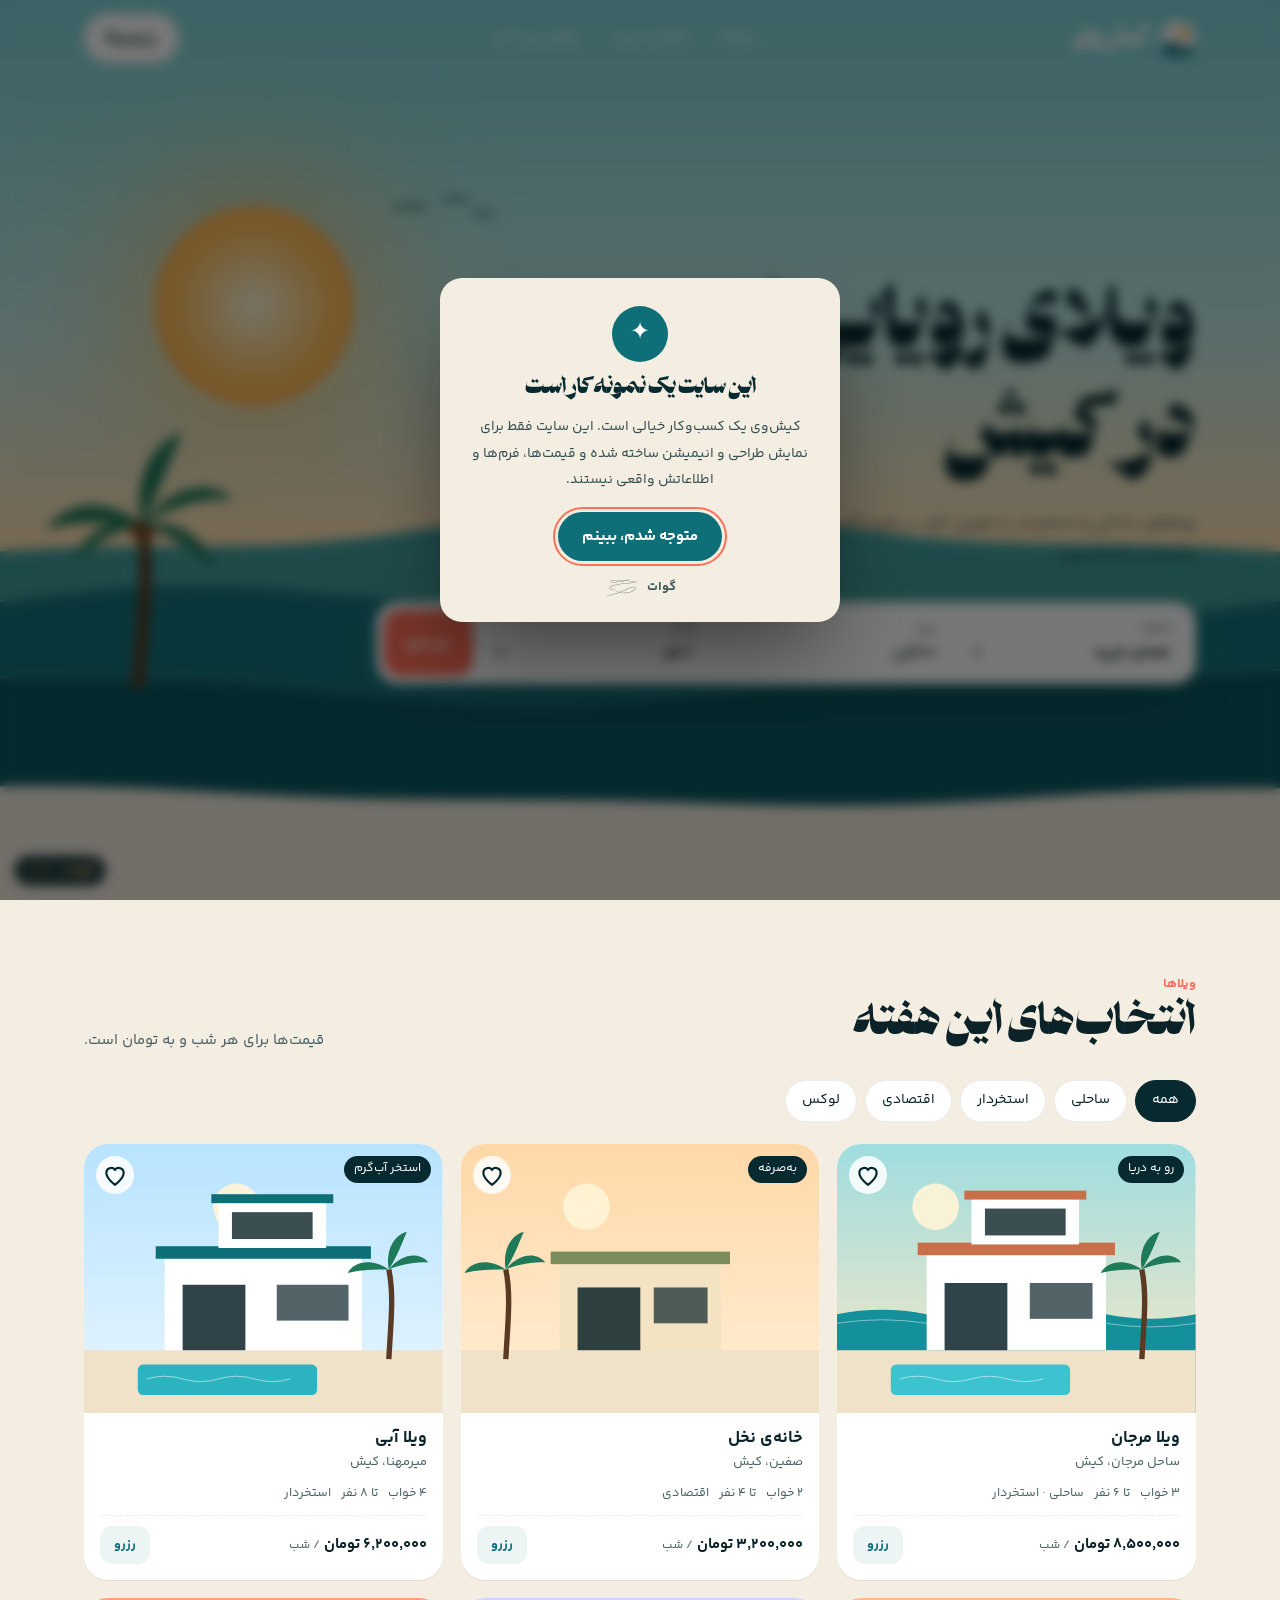
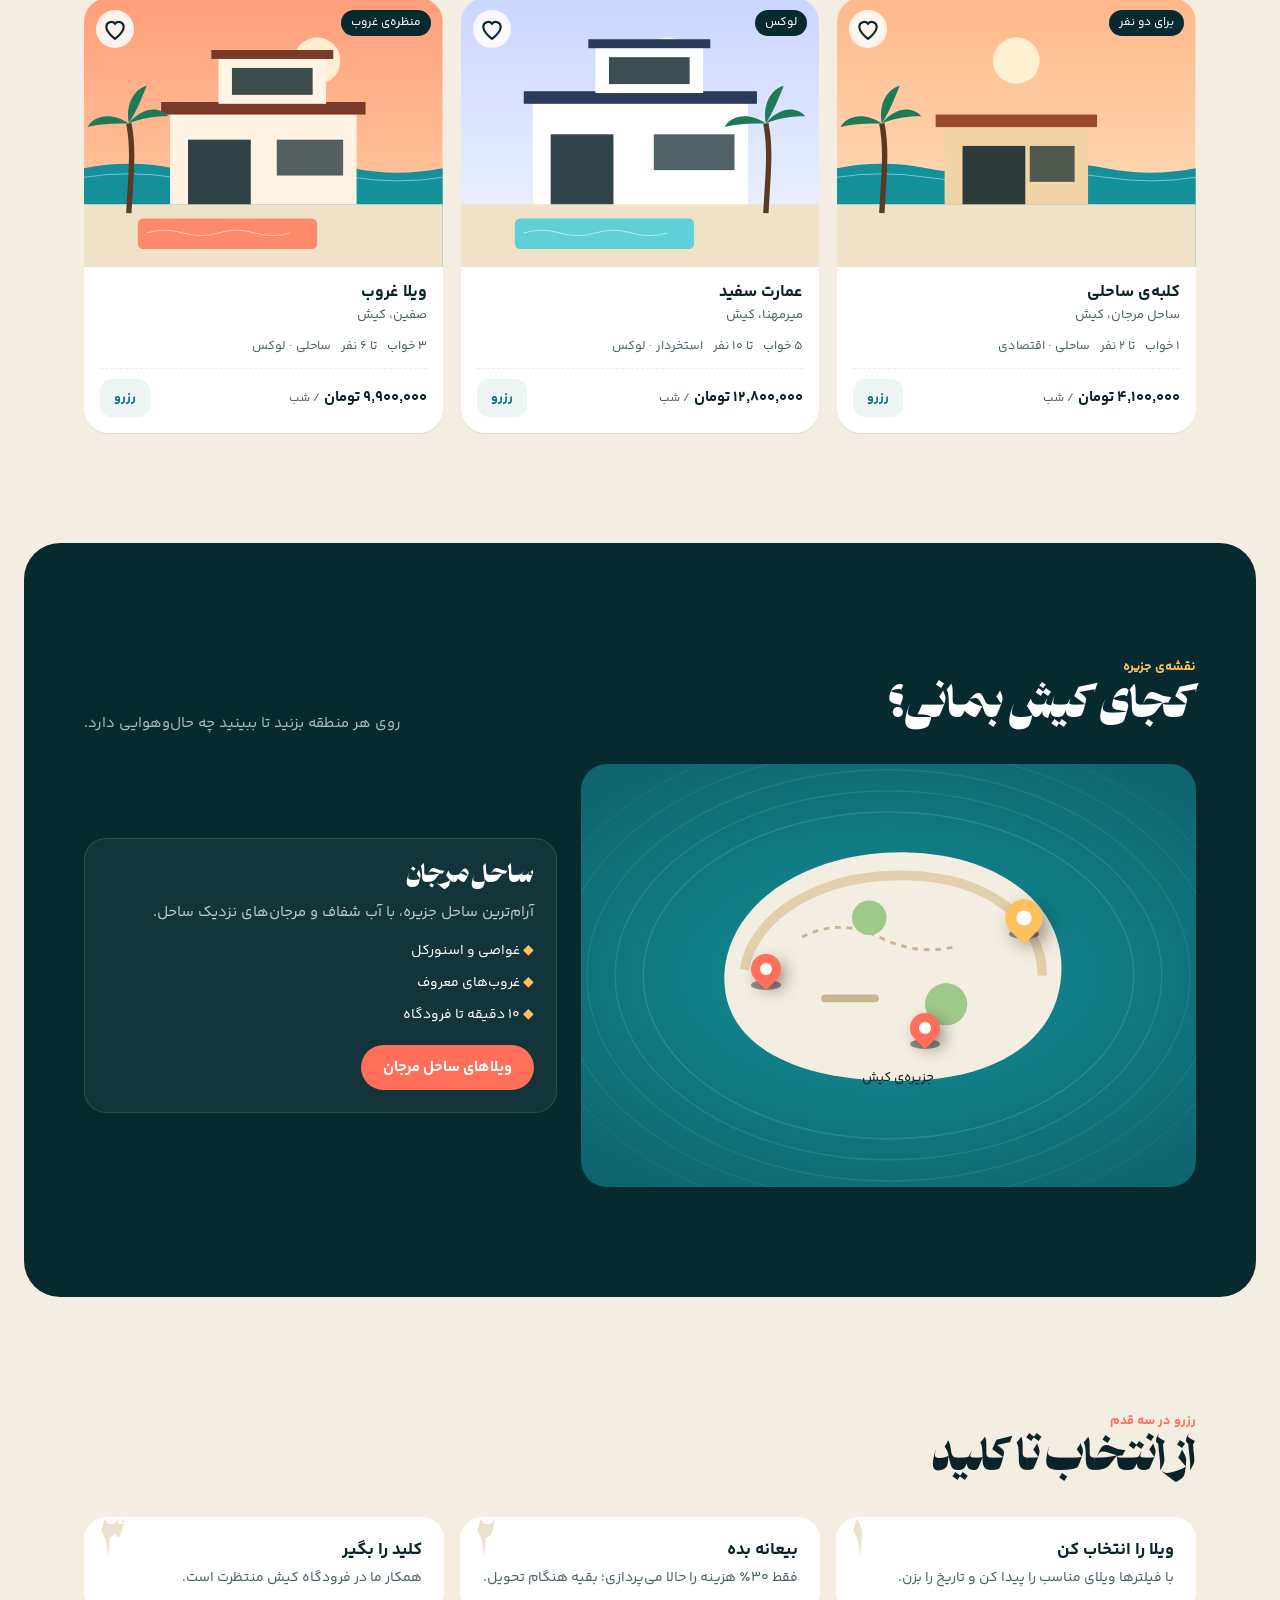
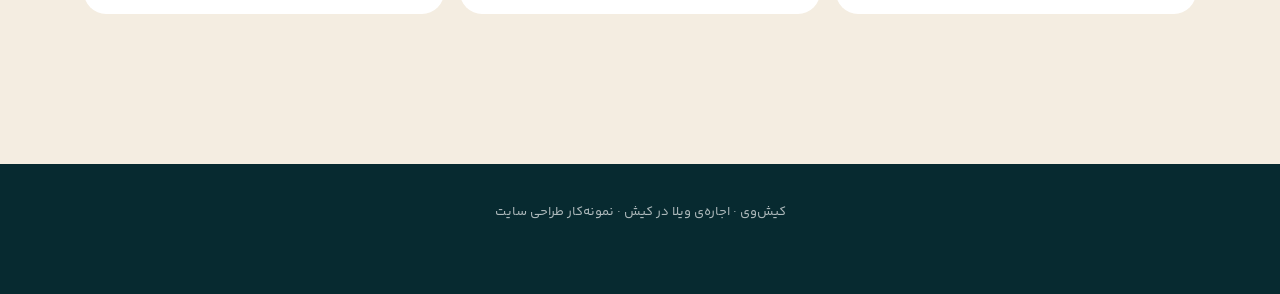
<file: work/kish/index.html>
<!doctype html>
<html lang="fa" dir="rtl"><head><meta charset="utf-8"><meta name="viewport" content="width=device-width,initial-scale=1,viewport-fit=cover">
<title>کیش‌وی</title>
<link rel="stylesheet" href="../common.css">
<style>
@font-face{font-family:"Paykan";src:url("../../assets/fonts/Paykan-800.woff2") format("woff2");font-weight:800;font-display:swap}
@font-face{font-family:"Yekan Bakh";src:url("../../assets/fonts/YekanBakh-Regular.woff2") format("woff2");font-weight:400;font-display:swap}
@font-face{font-family:"Yekan Bakh";src:url("../../assets/fonts/YekanBakh-Bold.woff2") format("woff2");font-weight:700;font-display:swap}
/* Kishway: villa rentals on Kish island. Warm sand + deep sea teal + coral; living waves in the hero; illustrated villas. */
:root{--sand:#f4ede1;--sand-2:#ebe1cf;--sea:#0e6f78;--sea-2:#13909a;--deep:#072a30;--coral:#ff6f59;--sun:#ffc15e;--ink:#0b2328;--ink-2:#4b6267;--line:#0b232814;
  --gw-bg:#f4ede1;--gw-fg:#072a30;--gw-ac:#0e6f78;--gw-acfg:#fff;--gw-tagbg:#072a30e0;--gw-tagfg:#ffc15e;color-scheme:light}
*{box-sizing:border-box}
html{scroll-behavior:smooth;overflow-x:clip}
body{margin:0;background:var(--sand);color:var(--ink);font-family:"Yekan Bakh",Tahoma,sans-serif;font-size:15px;line-height:1.85}
a{color:inherit;text-decoration:none}
h1,h2,h3{font-family:"Paykan","Yekan Bakh",sans-serif;font-weight:800;margin:0;line-height:1.35;text-wrap:balance}
.wrap{max-width:1200px;margin-inline:auto;padding-inline:clamp(16px,4vw,44px)}
:focus-visible{outline:2px solid var(--coral);outline-offset:3px;border-radius:8px}
.rv{transition:transform .9s cubic-bezier(.2,.8,.2,1)}.js .rv:not(.in){transform:translateY(30px)}
.nav{position:absolute;top:0;left:0;right:0;z-index:20;padding-top:env(safe-area-inset-top,0px)}
.nav .wrap{display:flex;align-items:center;justify-content:space-between;height:76px;color:#fff}
.logo{display:flex;align-items:center;gap:10px;font-family:"Paykan";font-size:24px}
.logo svg{width:36px;height:36px}
.nav nav{display:flex;gap:4px}.nav nav a{padding:6px 14px;border-radius:999px;font-size:14px;opacity:.9}.nav nav a:hover{background:#ffffff22}
.btn{display:inline-flex;align-items:center;gap:8px;padding:11px 22px;border-radius:999px;background:var(--coral);color:#fff;font-weight:700;font-size:15px;border:0;cursor:pointer;font-family:inherit;transition:transform .3s,box-shadow .3s}
.btn:hover{transform:translateY(-2px);box-shadow:0 14px 30px -12px var(--coral)}
.btn.light{background:#fff;color:var(--deep)}
@media (max-width:820px){.nav nav{display:none}}
/* hero with waves */
.hero{position:relative;min-height:min(100vh,860px);min-height:min(100svh,860px);background:linear-gradient(180deg,#7fd3d8 0%,#bfe8e4 38%,#fde3b8 62%,#ffcf8a 70%);overflow:hidden;display:flex;flex-direction:column;justify-content:center;color:var(--deep)}
.sun{position:absolute;left:12%;top:24%;width:min(200px,30vw);aspect-ratio:1;border-radius:50%;background:radial-gradient(circle,#fff6d8,var(--sun) 55%,#ff9e4a);box-shadow:0 0 120px 40px #ffc15e88;animation:sunr 8s ease-in-out infinite alternate}
@keyframes sunr{to{transform:translateY(-14px)}}
#waves{position:absolute;left:0;right:0;bottom:0;width:100%;height:46%}
.palm{position:absolute;bottom:20%;left:3%;width:min(200px,26vw);z-index:1;transform-origin:50% 100%;animation:palm 6s ease-in-out infinite}
@keyframes palm{50%{transform:rotate(-3deg)}}
.birds{position:absolute;top:22%;left:30%;width:120px;animation:birds 22s linear infinite}
@keyframes birds{from{transform:translateX(-40vw)}to{transform:translateX(60vw)}}
.hero-in{position:relative;z-index:2;padding:100px clamp(16px,4vw,44px) 0;max-width:1200px;margin-inline:auto;width:100%}
.hero h1{font-size:clamp(38px,6.4vw,84px);color:var(--deep);max-width:12ch}
.hero p{max-width:40ch;color:#072a30cc;font-size:16px;margin:12px 0 0}
/* search */
.search{position:relative;z-index:3;margin:34px 0 0;display:grid;grid-template-columns:repeat(3,minmax(0,1fr)) auto;gap:6px;background:#fff;border-radius:22px;padding:8px;box-shadow:0 30px 60px -20px #072a3055;max-width:820px}
.search label{display:flex;flex-direction:column;padding:8px 14px;border-radius:16px;cursor:pointer;transition:background .3s}
.search label:hover{background:var(--sand)}
.search span{font-size:12px;color:var(--ink-2)}
.search select,.search input{font:inherit;font-weight:700;border:0;background:none;padding:0;color:var(--ink);width:100%}
.search select:focus,.search input:focus{outline:none}
.search .btn{border-radius:16px;justify-content:center}
@media (max-width:760px){.search{grid-template-columns:1fr 1fr}.search .btn{grid-column:1/-1}}
section{padding-block:clamp(60px,9vw,110px)}
.sh{display:flex;justify-content:space-between;align-items:flex-end;gap:16px;flex-wrap:wrap;margin-bottom:26px}
.sh small{color:var(--coral);font-weight:700;font-size:13px}.sh h2{font-size:clamp(26px,3.4vw,42px)}.sh p{margin:0;color:var(--ink-2);max-width:42ch}
/* filters + listings */
.filters{display:flex;gap:8px;flex-wrap:wrap;margin-bottom:22px}
.filters button{font:inherit;font-size:14px;padding:7px 16px;border-radius:999px;border:1px solid var(--line);background:#fff;color:var(--ink);cursor:pointer;transition:all .25s}
.filters button[aria-pressed="true"]{background:var(--deep);color:#fff;border-color:var(--deep)}
.grid{display:grid;grid-template-columns:repeat(3,minmax(0,1fr));gap:18px}
.villa{background:#fff;border-radius:24px;overflow:hidden;box-shadow:0 1px 0 var(--line);transition:transform .45s cubic-bezier(.2,.8,.2,1),box-shadow .45s;animation:vin .55s cubic-bezier(.2,.8,.2,1) both;animation-delay:calc(var(--i)*70ms)}
@keyframes vin{from{opacity:0;transform:translateY(22px)}}
.villa:hover{transform:translateY(-6px);box-shadow:0 30px 50px -30px #072a3066}
.villa .pic{position:relative;aspect-ratio:4/3;overflow:hidden}
.villa .pic svg{width:100%;height:100%;display:block;transition:transform 1s cubic-bezier(.2,.8,.2,1)}
.villa:hover .pic svg{transform:scale(1.06)}
.fav{position:absolute;top:12px;left:12px;width:38px;height:38px;border-radius:50%;border:0;background:#ffffffd9;cursor:pointer;display:grid;place-items:center;transition:transform .3s}
.fav svg{width:18px;height:18px;fill:none;stroke:var(--deep);stroke-width:2}
.fav[aria-pressed="true"] svg{fill:var(--coral);stroke:var(--coral);animation:heart .5s cubic-bezier(.2,.9,.3,1.8)}
@keyframes heart{from{transform:scale(.4)}}
.tagv{position:absolute;top:12px;right:12px;font-size:12px;background:var(--deep);color:#fff;border-radius:999px;padding:2px 10px}
.villa .bd{padding:14px 16px 16px}
.villa h3{font-family:"Yekan Bakh";font-weight:700;font-size:16.5px}
.villa .loc{font-size:13px;color:var(--ink-2)}
.amen{display:flex;gap:10px;flex-wrap:wrap;font-size:12.5px;color:var(--ink-2);margin:8px 0 10px}
.villa .ft{display:flex;justify-content:space-between;align-items:center;border-top:1px dashed var(--line);padding-top:10px}
.villa .ft b{font-size:15px}.villa .ft small{color:var(--ink-2);font-size:12px}
.villa .ft button{font:inherit;font-size:13px;font-weight:700;border:0;border-radius:12px;padding:7px 14px;background:#0e6f7814;color:var(--sea);cursor:pointer}
@media (max-width:900px){.grid{grid-template-columns:repeat(2,minmax(0,1fr))}}@media (max-width:560px){.grid{grid-template-columns:1fr}}
/* island map */
.mapsec{background:var(--deep);color:#fff;border-radius:36px;margin-inline:clamp(8px,2vw,24px)}
.mapsec .sh p{color:#ffffffaa}.mapsec .sh small{color:var(--sun)}
.mapwrap{display:grid;grid-template-columns:minmax(0,1.3fr) minmax(0,1fr);gap:24px;align-items:center}
.map{position:relative;aspect-ratio:16/11;border-radius:26px;overflow:hidden;background:radial-gradient(120% 100% at 50% 50%,#13909a,#0a4a52)}
.map svg{position:absolute;inset:0;width:100%;height:100%}
.pin{position:absolute;translate:-50% -100%;border:0;background:none;cursor:pointer;padding:0}
.pin i{display:block;width:30px;height:30px;border-radius:50% 50% 50% 0;transform:rotate(-45deg);background:var(--coral);box-shadow:0 8px 20px -6px #000;transition:transform .3s}
.pin i::after{content:"";position:absolute;inset:9px;border-radius:50%;background:#fff}
.pin:hover i,.pin.on i{transform:rotate(-45deg) scale(1.25);background:var(--sun)}
.pin::before{content:"";position:absolute;left:50%;bottom:-6px;width:30px;height:10px;translate:-50% 0;border-radius:50%;background:#0006;animation:ripple 2s ease-out infinite}
@keyframes ripple{0%{transform:scale(.4);opacity:.8}100%{transform:scale(2.2);opacity:0}}
.mapinfo{background:#ffffff0d;border:1px solid #ffffff1f;border-radius:22px;padding:22px;min-height:200px}
.mapinfo h3{font-size:24px;margin-bottom:6px}.mapinfo p{color:#ffffffbb;margin:0 0 12px}
.mapinfo ul{list-style:none;padding:0;margin:0;display:grid;gap:6px;font-size:14px}
.mapinfo li::before{content:"◆ ";color:var(--sun)}
@media (max-width:860px){.mapwrap{grid-template-columns:1fr}}
/* steps */
.how{display:grid;grid-template-columns:repeat(3,minmax(0,1fr));gap:16px}
.how div{background:#fff;border-radius:22px;padding:22px;position:relative;overflow:hidden}
.how b{font-family:"Paykan";font-size:44px;color:var(--sand-2);position:absolute;top:6px;left:16px;line-height:1}
.how h3{font-family:"Yekan Bakh";font-weight:700;font-size:17px;margin-bottom:4px}.how p{margin:0;color:var(--ink-2);font-size:14px}
@media (max-width:760px){.how{grid-template-columns:1fr}}
/* booking drawer */
.dw{position:fixed;inset:0;z-index:100;background:#072a3066;backdrop-filter:blur(4px);opacity:0;visibility:hidden;transition:all .4s}
.dw.on{opacity:1;visibility:visible}
.dw .pane{position:absolute;top:0;bottom:0;left:0;width:min(420px,100%);background:var(--sand);padding:24px;transform:translateX(-100%);transition:transform .55s cubic-bezier(.2,.9,.25,1);overflow:auto;padding-bottom:calc(24px + env(safe-area-inset-bottom,0px))}
.dw.on .pane{transform:none}
.dw .pane svg.big{width:100%;border-radius:18px;margin:10px 0 14px}
.dw h3{font-size:24px}.dw .row{display:flex;justify-content:space-between;padding:10px 0;border-bottom:1px dashed var(--line);font-size:14px}
.dw .tot{font-weight:700;font-size:17px;border:0}
.nights{display:flex;align-items:center;gap:10px}.nights button{width:34px;height:34px;border-radius:50%;border:1px solid var(--line);background:#fff;font-size:18px;cursor:pointer}
.x{position:absolute;top:14px;right:14px;width:38px;height:38px;border-radius:50%;border:0;background:#fff;cursor:pointer;font-size:16px}
footer{background:var(--deep);color:#ffffffaa;text-align:center;padding:36px 16px 70px;font-size:13px;margin-top:40px}
@media (prefers-reduced-motion:reduce){*{animation:none!important;transition:none!important}}
</style></head>
<body data-site="کیش‌وی">
<header class="nav"><div class="wrap">
  <a class="logo" href="#"><svg viewBox="0 0 40 40" aria-hidden="true"><circle cx="20" cy="20" r="19" fill="#fff"/><circle cx="26" cy="15" r="6" fill="#ffc15e"/><path d="M4 26q8-6 16 0t16 0v6a16 16 0 0 1-32 0z" fill="#0e6f78"/><path d="M6 30q7-4 14 0t14 0" stroke="#fff" stroke-width="1.6" fill="none"/></svg>کیش‌وی</a>
  <nav aria-label="منو"><a href="#villas">ویلاها</a><a href="#map">نقشه‌ی جزیره</a><a href="#how">چطور رزرو کنم</a></nav>
  <a class="btn light" href="#villas">رزرو ویلا</a>
</div></header>

<main>
  <section class="hero" aria-label="معرفی" style="padding:0">
    <div class="sun" aria-hidden="true"></div>
    <svg class="birds" viewBox="0 0 120 40" aria-hidden="true"><path d="M10 20q8-8 16 0q8-8 16 0M60 12q6-6 12 0q6-6 12 0M90 26q5-5 10 0q5-5 10 0" stroke="#072a30" stroke-width="2" fill="none" stroke-linecap="round"/></svg>
    <svg class="palm" viewBox="0 0 200 260" aria-hidden="true"><path d="M100 260 C104 200 112 150 104 96" stroke="#5a3a22" stroke-width="12" fill="none" stroke-linecap="round"/><g fill="#1f7a5a"><path d="M104 96c-40-30-80-20-96 6 30-10 60-8 96-6z"/><path d="M104 96c30-40 70-46 92-24-30-4-60 6-92 24z"/><path d="M104 96c-10-46 10-80 40-92-12 28-22 56-40 92z"/><path d="M104 96c-30-10-60 10-70 40 20-20 44-34 70-40z"/><path d="M104 96c36-6 66 16 74 46-22-20-48-36-74-46z"/></g><circle cx="98" cy="102" r="7" fill="#7a4a22"/><circle cx="110" cy="104" r="7" fill="#7a4a22"/></svg>
    <canvas id="waves" aria-hidden="true"></canvas>
    <div class="hero-in">
      <h1 class="rv">ویلای رویایی‌ات در کیش</h1>
      <p class="rv">ویلاهای ساحلی و استخردار، با تحویل کلید در فرودگاه و پشتیبانی شبانه‌روزی.</p>
      <form class="search rv" id="search" role="search">
        <label><span>منطقه</span><select id="sArea"><option>همه‌ی جزیره</option><option>ساحل مرجان</option><option>میرمهنا</option><option>صفین</option></select></label>
        <label><span>ورود</span><input id="sIn" value="۲۰ آبان"></label>
        <label><span>نفرات</span><select id="sPpl"><option>۲ نفر</option><option>۴ نفر</option><option>۶ نفر</option><option>۸ نفر</option></select></label>
        <button class="btn" type="submit">جستجو</button>
      </form>
    </div>
  </section>

  <section id="villas" aria-label="ویلاها"><div class="wrap">
    <div class="sh rv"><div><small>ویلاها</small><h2>انتخاب‌های این هفته</h2></div><p>قیمت‌ها برای هر شب و به تومان است.</p></div>
    <div class="filters" id="filters" role="group" aria-label="فیلتر"></div>
    <div class="grid" id="grid"></div>
  </div></section>

  <section class="mapsec" id="map" aria-label="نقشه‌ی جزیره"><div class="wrap">
    <div class="sh rv"><div><small>نقشه‌ی جزیره</small><h2>کجای کیش بمانی؟</h2></div><p>روی هر منطقه بزنید تا ببینید چه حال‌وهوایی دارد.</p></div>
    <div class="mapwrap">
      <div class="map rv" id="islandMap"><svg viewBox="0 0 640 440" aria-hidden="true" id="islandSvg"></svg></div>
      <div class="mapinfo rv" id="mapInfo" aria-live="polite"></div>
    </div>
  </div></section>

  <section id="how" aria-label="مراحل رزرو"><div class="wrap">
    <div class="sh rv"><div><small>رزرو در سه قدم</small><h2>از انتخاب تا کلید</h2></div></div>
    <div class="how rv">
      <div><b>۱</b><h3>ویلا را انتخاب کن</h3><p>با فیلترها ویلای مناسب را پیدا کن و تاریخ را بزن.</p></div>
      <div><b>۲</b><h3>بیعانه بده</h3><p>فقط ۳۰٪ هزینه را حالا می‌پردازی؛ بقیه هنگام تحویل.</p></div>
      <div><b>۳</b><h3>کلید را بگیر</h3><p>همکار ما در فرودگاه کیش منتظرت است.</p></div>
    </div>
  </div></section>
</main>
<footer>کیش‌وی · اجاره‌ی ویلا در کیش · نمونه‌کار طراحی سایت</footer>

<div class="dw" id="dw" role="dialog" aria-modal="true" aria-labelledby="dwT"><div class="pane"><button class="x" type="button" id="dwX" aria-label="بستن">✕</button>
  <h3 id="dwT" style="margin-top:30px"></h3><div class="loc" id="dwLoc" style="color:var(--ink-2);font-size:14px"></div><div id="dwPic"></div>
  <div class="row"><span>تعداد شب</span><span class="nights"><button type="button" id="nMinus" aria-label="کم کردن">−</button><b id="nVal">۳</b><button type="button" id="nPlus" aria-label="اضافه کردن">+</button></span></div>
  <div class="row"><span>قیمت هر شب</span><span id="dwPer"></span></div><div class="row"><span>بیعانه (۳۰٪)</span><span id="dwDep"></span></div><div class="row tot"><span>جمع کل</span><span id="dwTot"></span></div>
  <button class="btn" type="button" id="dwGo" style="width:100%;justify-content:center;margin-top:16px">درخواست رزرو</button></div></div>

<script src="../../assets/sig.js"></script>
<script src="../common.js"></script>
<script>
const reduce=matchMedia('(prefers-reduced-motion: reduce)').matches;
/* waves */
(function(){const c=document.getElementById('waves'),x=c.getContext('2d');let W,H;
  function s(){const d=Math.min(devicePixelRatio||1,2);W=c.clientWidth;H=c.clientHeight;c.width=W*d;c.height=H*d;x.setTransform(d,0,0,d,0,0)}s();addEventListener('resize',s);
  const L=[['#13909acc',.18,.9,22],['#0e6f78dd',.36,1.3,18],['#0b5a62',.56,1.7,14],['#f4ede1',.84,.8,8]];
  function f(t){t=reduce?0:t/1000;x.clearRect(0,0,W,H);L.forEach(([col,y0,sp,amp],i)=>{x.beginPath();x.moveTo(0,H);for(let px=0;px<=W;px+=8){const y=H*y0+Math.sin(px/W*6+t*sp+i)*amp+Math.sin(px/W*14-t*sp*1.3)*amp*.35;x.lineTo(px,y)}x.lineTo(W,H);x.closePath();x.fillStyle=col;x.fill();
    if(i<3){x.strokeStyle='#ffffff55';x.lineWidth=1.5;x.beginPath();for(let px=0;px<=W;px+=8){const y=H*y0+Math.sin(px/W*6+t*sp+i)*amp+Math.sin(px/W*14-t*sp*1.3)*amp*.35;px?x.lineTo(px,y):x.moveTo(px,y)}x.stroke()}});
    if(!reduce)requestAnimationFrame(f)}requestAnimationFrame(f)})();
/* villa illustration */
const villa=(v,big)=>{const [sky1,sky2,wall,roof,pool]=v.pal;return `<svg viewBox="0 0 400 300" preserveAspectRatio="xMidYMid slice" ${big?'class="big"':''} aria-hidden="true"><defs><linearGradient id="s${v.id}" x1="0" y1="0" x2="0" y2="1"><stop offset="0" stop-color="${sky1}"/><stop offset="1" stop-color="${sky2}"/></linearGradient></defs>
  <rect width="400" height="300" fill="url(#s${v.id})"/><circle cx="${80+v.id*30}" cy="70" r="26" fill="#fff6d8" opacity=".9"/>
  ${v.sea?'<path d="M0 190q50-10 100 0t100 0 100 0 100 0V300H0z" fill="#13909a"/><path d="M0 200q50-8 100 0t100 0 100 0 100 0" stroke="#fff" stroke-opacity=".5" fill="none"/>':''}
  <rect x="0" y="230" width="400" height="70" fill="#efe2c8"/>
  <rect x="${110-v.w}" y="${130-v.h}" width="${180+v.w*2}" height="${100+v.h}" fill="${wall}"/><rect x="${100-v.w}" y="${120-v.h}" width="${200+v.w*2}" height="14" fill="${roof}"/>
  ${v.two?`<rect x="150" y="${70-v.h}" width="120" height="52" fill="${wall}"/><rect x="142" y="${62-v.h}" width="136" height="10" fill="${roof}"/><rect x="165" y="${82-v.h}" width="90" height="30" fill="#0b2328" opacity=".8"/>`:''}
  <rect x="${130-v.w}" y="${160-v.h/2}" width="70" height="${70+v.h/2}" fill="#0b2328" opacity=".85"/><rect x="215" y="${160-v.h/2}" width="${60+v.w}" height="40" fill="#0b2328" opacity=".7"/>
  ${pool?`<rect x="60" y="246" width="200" height="34" rx="6" fill="${pool}"/><path d="M70 262q20-6 40 0t40 0 40 0 40 0" stroke="#fff" stroke-opacity=".6" fill="none"/>`:''}
  <g transform="translate(${v.id%2?320:30} 120)"><path d="M20 120 C22 80 26 50 20 20" stroke="#5a3a22" stroke-width="6" fill="none"/><g fill="#1f7a5a"><path d="M20 20c-20-14-40-8-46 4 14-4 30-4 46-4z"/><path d="M20 20c14-18 34-20 44-8-14 0-30 2-44 8z"/><path d="M20 20c-4-22 6-38 20-42-6 14-10 26-20 42z"/></g></g></svg>`};
const V=[{id:1,name:'ویلا مرجان',area:'ساحل مرجان',tags:['ساحلی','استخردار'],price:8500000,ppl:6,room:3,pal:['#9fdde0','#fde8c4','#fff','#c96f4a','#3cc3cf'],sea:1,two:1,w:10,h:10,tag:'رو به دریا'},
 {id:2,name:'خانه‌ی نخل',area:'صفین',tags:['اقتصادی'],price:3200000,ppl:4,room:2,pal:['#ffd8a8','#ffefd6','#f4e3c3','#7a8b5c',''],sea:0,two:0,w:0,h:0,tag:'به‌صرفه'},
 {id:3,name:'ویلا آبی',area:'میرمهنا',tags:['استخردار'],price:6200000,ppl:8,room:4,pal:['#b8e3ff','#e9f6ff','#fff','#0e6f78','#2bb3c0'],sea:0,two:1,w:20,h:6,tag:'استخر آب‌گرم'},
 {id:4,name:'کلبه‌ی ساحلی',area:'ساحل مرجان',tags:['ساحلی','اقتصادی'],price:4100000,ppl:2,room:1,pal:['#ffb88a','#ffe3c2','#f1d3a8','#9a4a2a',''],sea:1,two:0,w:-10,h:-10,tag:'برای دو نفر'},
 {id:5,name:'عمارت سفید',area:'میرمهنا',tags:['استخردار','لوکس'],price:12800000,ppl:10,room:5,pal:['#c9d6ff','#f3f5ff','#fff','#2a3a5a','#5fd0d8'],sea:0,two:1,w:30,h:16,tag:'لوکس'},
 {id:6,name:'ویلا غروب',area:'صفین',tags:['ساحلی','لوکس'],price:9900000,ppl:6,room:3,pal:['#ff9e7a','#ffd3a8','#fff3e3','#7a3a2a','#ff8a6a'],sea:1,two:1,w:14,h:4,tag:'منظره‌ی غروب'}];
(function(){const f=document.getElementById('filters'),g=document.getElementById('grid');const cats=['همه','ساحلی','استخردار','اقتصادی','لوکس'];
  f.innerHTML=cats.map((c,i)=>`<button type="button" aria-pressed="${i===0}">${c}</button>`).join('');
  const show=(cat,area)=>{const L=V.filter(v=>(cat==='همه'||v.tags.includes(cat))&&(!area||area==='همه‌ی جزیره'||v.area===area));
    g.innerHTML=L.length?L.map((v,i)=>`<article class="villa" style="--i:${i}"><div class="pic">${villa(v)}<span class="tagv">${v.tag}</span><button class="fav" type="button" aria-pressed="false" aria-label="نشان کردن ${v.name}"><svg viewBox="0 0 24 24"><path d="M12 21s-8-5.5-8-11a4.5 4.5 0 0 1 8-2.8A4.5 4.5 0 0 1 20 10c0 5.5-8 11-8 11z"/></svg></button></div>
      <div class="bd"><h3>${v.name}</h3><div class="loc">${v.area}، کیش</div><div class="amen"><span>${fa(v.room)} خواب</span><span>تا ${fa(v.ppl)} نفر</span><span>${v.tags.join(' · ')}</span></div>
      <div class="ft"><div><b>${toman(v.price)}</b> <small>/ شب</small></div><button type="button" data-id="${v.id}">رزرو</button></div></div></article>`).join(''):'<p style="color:var(--ink-2)">ویلایی با این فیلتر پیدا نشد؛ فیلتر را عوض کنید.</p>';
    g.querySelectorAll('.fav').forEach(b=>b.onclick=()=>{const on=b.getAttribute('aria-pressed')!=='true';b.setAttribute('aria-pressed',on);toast(on?'به علاقه‌مندی‌ها اضافه شد ♥':'از علاقه‌مندی‌ها برداشته شد')});
    g.querySelectorAll('.ft button').forEach(b=>b.onclick=()=>openDw(V.find(v=>v.id==b.dataset.id)))};
  let cat='همه';f.querySelectorAll('button').forEach((b,i)=>b.onclick=()=>{cat=cats[i];f.querySelectorAll('button').forEach(x=>x.setAttribute('aria-pressed',x===b));show(cat,document.getElementById('sArea').value)});
  document.getElementById('search').addEventListener('submit',e=>{e.preventDefault();show(cat,document.getElementById('sArea').value);document.getElementById('villas').scrollIntoView({behavior:reduce?'auto':'smooth'});toast('نتیجه‌ها به‌روز شد')});
  show('همه')})();
/* booking drawer */
const dw=document.getElementById('dw');let cur=null,nights=3;
function upd(){document.getElementById('nVal').textContent=fa(nights);document.getElementById('dwPer').textContent=toman(cur.price);document.getElementById('dwDep').textContent=toman(cur.price*nights*.3);document.getElementById('dwTot').textContent=toman(cur.price*nights)}
function openDw(v){cur=v;nights=3;document.getElementById('dwT').textContent=v.name;document.getElementById('dwLoc').textContent=`${v.area}، کیش · ${fa(v.room)} خواب · تا ${fa(v.ppl)} نفر`;document.getElementById('dwPic').innerHTML=villa(v,1);upd();dw.classList.add('on');document.body.style.overflow='hidden';setTimeout(()=>document.getElementById('dwX').focus(),200)}
const closeDw=()=>{dw.classList.remove('on');document.body.style.overflow=''};
document.getElementById('dwX').onclick=closeDw;dw.addEventListener('click',e=>{if(e.target===dw)closeDw()});addEventListener('keydown',e=>{if(e.key==='Escape')closeDw()});
document.getElementById('nMinus').onclick=()=>{nights=Math.max(1,nights-1);upd()};document.getElementById('nPlus').onclick=()=>{nights=Math.min(14,nights+1);upd()};
document.getElementById('dwGo').onclick=()=>{closeDw();toast(`درخواست رزرو ${cur.name} برای ${fa(nights)} شب ثبت شد (نمایشی)`)};
/* island map */
(function(){const svg=document.getElementById('islandSvg');let o='';
  for(let i=0;i<5;i++)o+=`<ellipse cx="320" cy="220" rx="${250+i*30}" ry="${170+i*22}" fill="none" stroke="#ffffff" stroke-opacity="${.12-i*.02}" stroke-width="1.5"><animate attributeName="rx" values="${250+i*30};${258+i*30};${250+i*30}" dur="${5+i}s" repeatCount="indefinite"/></ellipse>`;
  o+='<path d="M150 210c10-70 90-120 190-118 90 2 160 50 160 120s-60 118-170 118S140 290 150 210z" fill="#f4ede1"/><path d="M170 214c10-58 80-100 170-98 80 2 140 44 140 104" fill="none" stroke="#e1cfae" stroke-width="10"/>';
  o+='<path d="M230 180q40-20 80 0t80 10" stroke="#c9b58f" stroke-width="3" fill="none" stroke-dasharray="6 6"/><circle cx="300" cy="160" r="18" fill="#9fc98a"/><circle cx="380" cy="250" r="22" fill="#9fc98a"/><rect x="250" y="240" width="60" height="8" rx="4" fill="#c9b58f"/>';
  o+='<text x="330" y="330" fill="#0b2328" font-size="14" text-anchor="middle" font-family="Yekan Bakh">جزیره‌ی کیش</text>';svg.innerHTML=o;
  const Z=[{n:'ساحل مرجان',x:72,y:40,d:'آرام‌ترین ساحل جزیره، با آب شفاف و مرجان‌های نزدیک ساحل.',l:['غواصی و اسنورکل','غروب‌های معروف','۱۰ دقیقه تا فرودگاه']},
    {n:'میرمهنا',x:56,y:66,d:'نزدیک مراکز خرید و رستوران‌ها؛ برای کسی که شب‌ها بیرون می‌رود.',l:['مراکز خرید','رستوران‌ها','ویلاهای استخردار']},
    {n:'صفین',x:30,y:52,d:'محله‌ای آرام با ویلاهای اقتصادی و خانوادگی، کنار کشتی یونانی.',l:['کشتی یونانی','ویلاهای به‌صرفه','دوچرخه‌سواری ساحلی']}];
  const m=document.getElementById('islandMap'),info=document.getElementById('mapInfo');
  Z.forEach((z,i)=>m.insertAdjacentHTML('beforeend',`<button class="pin" type="button" style="left:${z.x}%;top:${z.y}%" aria-label="${z.n}"><i></i></button>`));
  const pins=[...m.querySelectorAll('.pin')];
  const sel=i=>{pins.forEach((p,k)=>p.classList.toggle('on',k===i));const z=Z[i];info.innerHTML=`<h3>${z.n}</h3><p>${z.d}</p><ul>${z.l.map(x=>`<li>${x}</li>`).join('')}</ul><button class="btn" type="button" style="margin-top:16px" id="zGo">ویلاهای ${z.n}</button>`;
    document.getElementById('zGo').onclick=()=>{document.getElementById('sArea').value=z.n;document.getElementById('search').requestSubmit()}};
  pins.forEach((p,i)=>{p.onclick=()=>sel(i);p.onmouseenter=()=>sel(i)});sel(0)})();
</script>
</body></html>
</file>
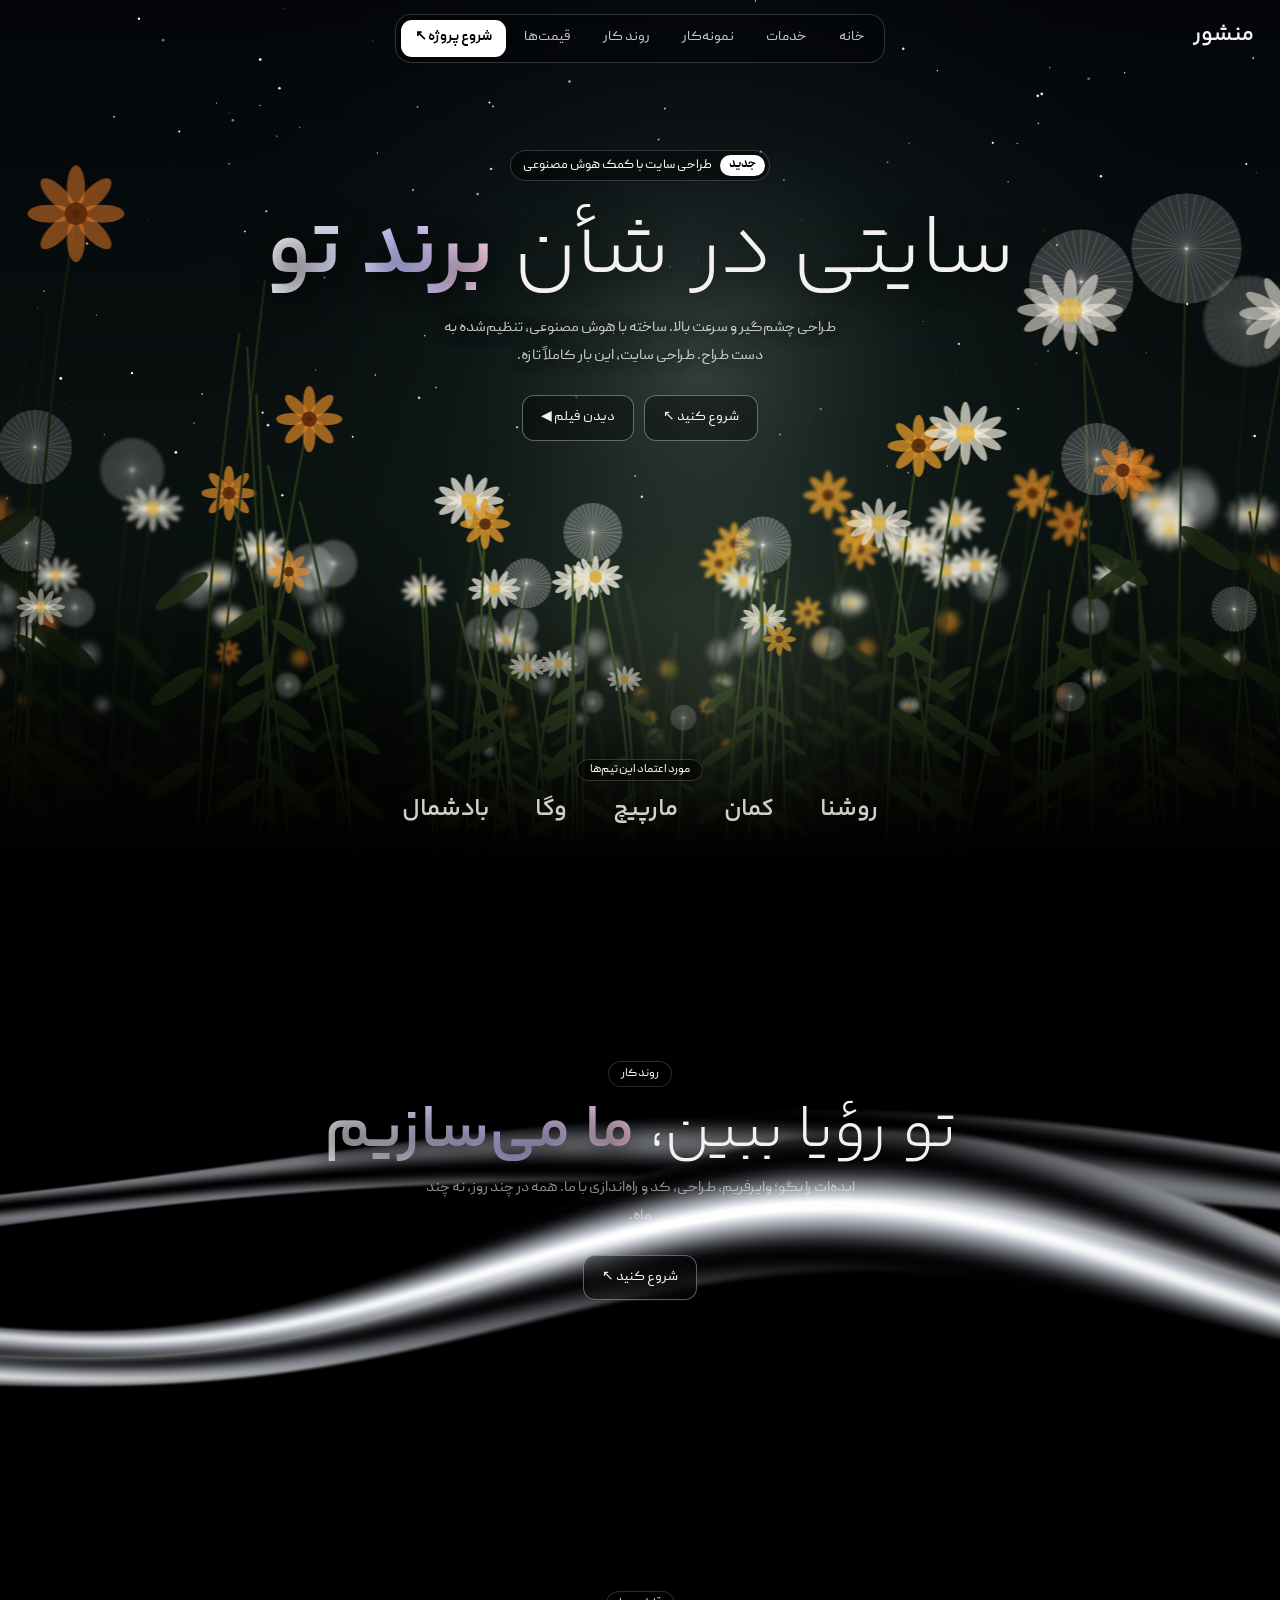
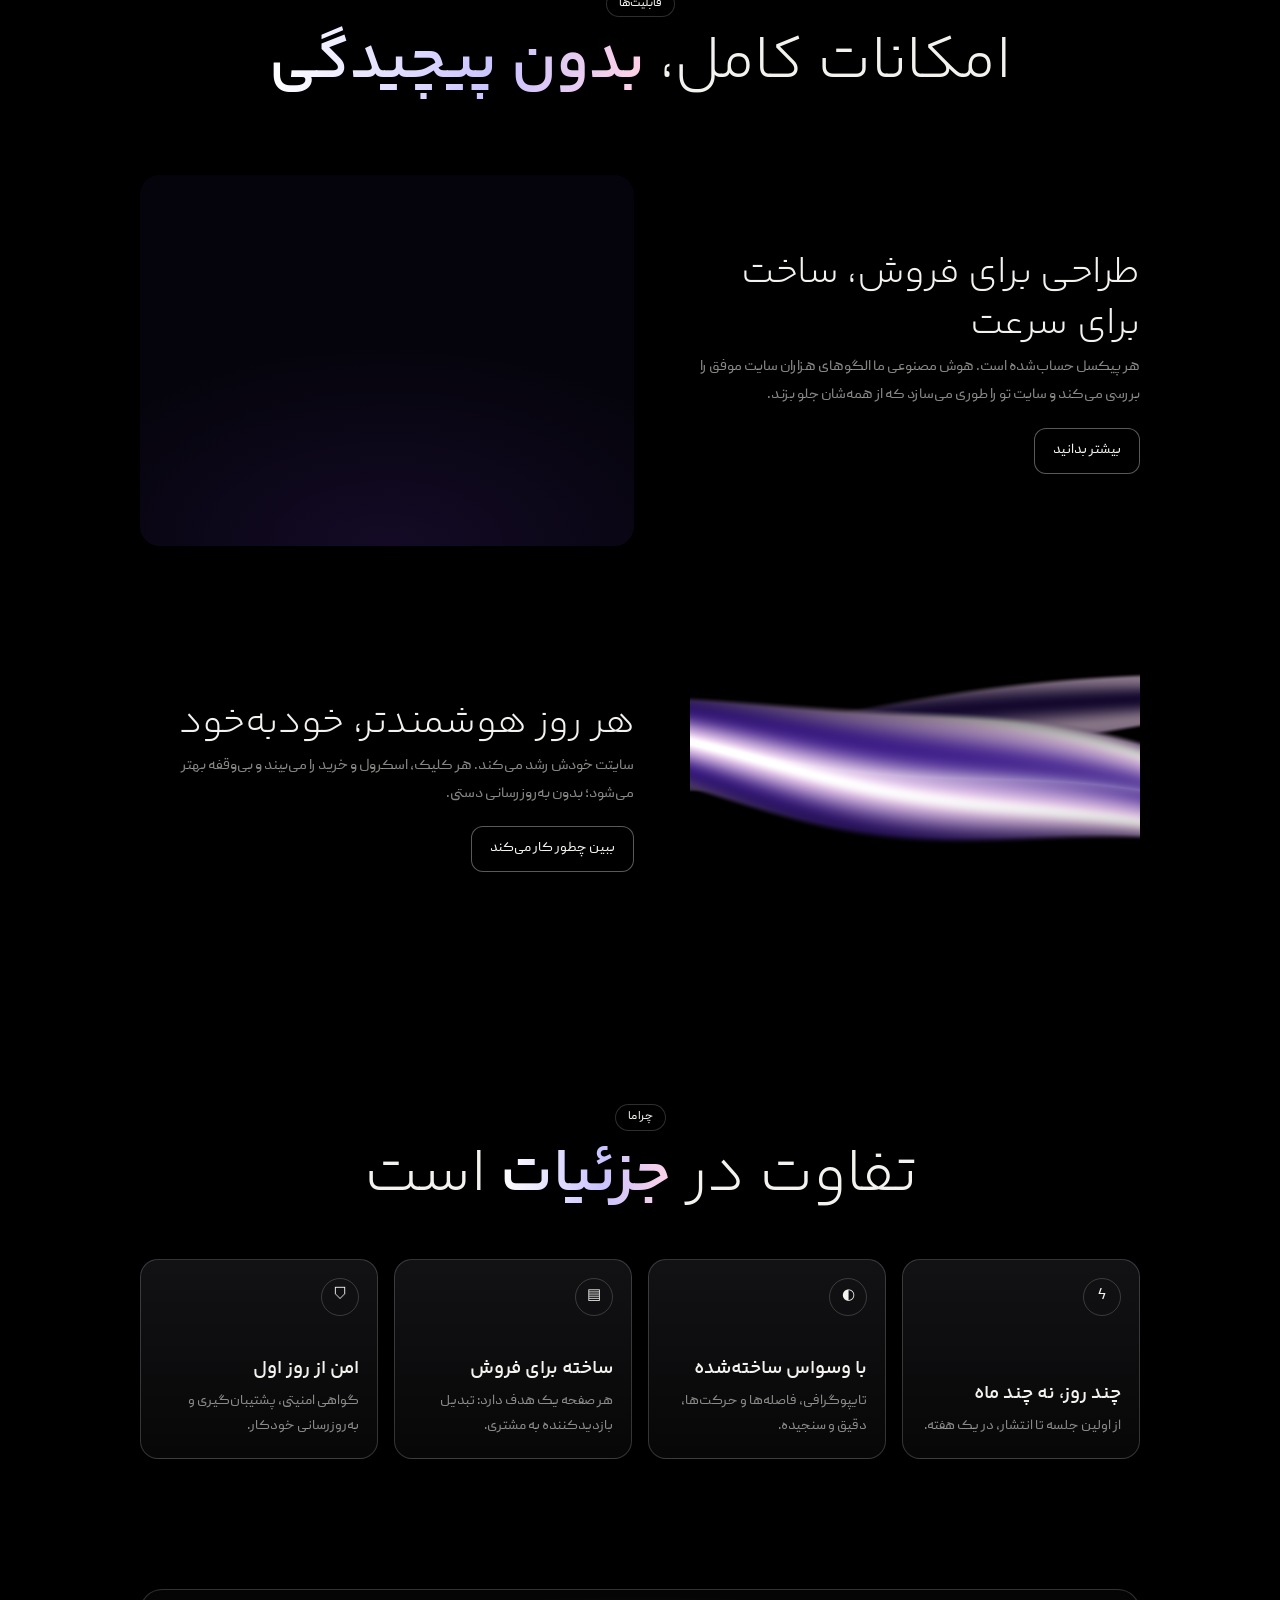
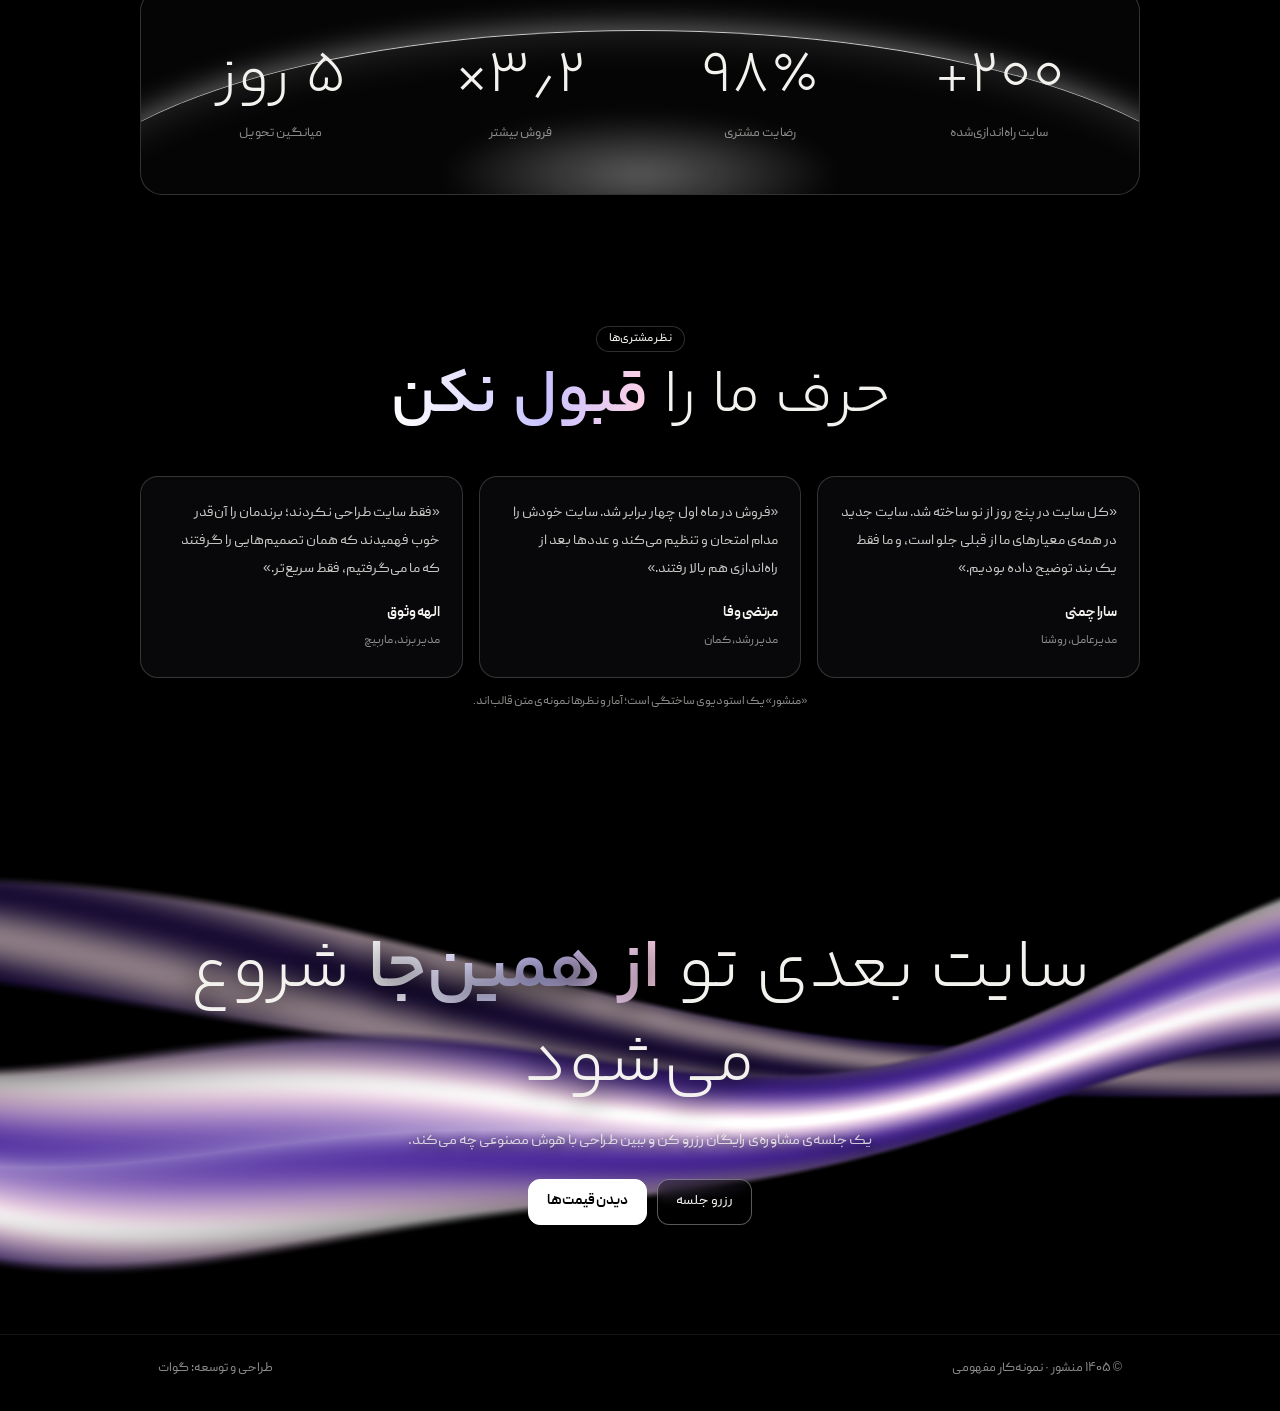
<file: work/manshoor/index.html>
<!doctype html>
<html lang="fa" dir="rtl"><head><meta charset="utf-8"><meta name="viewport" content="width=device-width,initial-scale=1,viewport-fit=cover">
<title>منشور · استودیو طراحی سایت</title>
<link rel="icon" href="data:image/svg+xml,%3Csvg xmlns='http://www.w3.org/2000/svg' viewBox='0 0 32 32'%3E%3Crect width='32' height='32' rx='9' fill='%23000'/%3E%3Cpath d='M16 6 26 24H6Z' fill='none' stroke='%23fff' stroke-width='2'/%3E%3C/svg%3E">
<style>
@font-face{font-family:Yekan;src:url(fonts/YekanBakh-Light.woff2) format("woff2");font-weight:300;font-display:swap}
@font-face{font-family:Yekan;src:url(fonts/YekanBakh-SemiBold.woff2) format("woff2");font-weight:600;font-display:swap}
@font-face{font-family:Peyda;src:url(fonts/Peyda-500.woff2) format("woff2");font-weight:400 500;font-display:swap}
@font-face{font-family:Peyda;src:url(fonts/Peyda-700.woff2) format("woff2");font-weight:600 800;font-display:swap}
:root{--bg:#000;--ink:#f4f2ef;--mute:#f4f2ef8c;--line:#ffffff2e;--card:#0b0b0d;color-scheme:dark}
*{box-sizing:border-box}[hidden]{display:none!important}
html{scroll-behavior:smooth}
html,body{margin:0;background:var(--bg);color:var(--ink);font-family:Peyda,Tahoma,sans-serif;font-size:15px;line-height:1.85;overflow-x:hidden}
a{color:inherit;text-decoration:none}button{font:inherit;color:inherit;cursor:pointer}
:focus-visible{outline:2px solid #fff;outline-offset:3px}
.w{max-width:1000px;margin:0 auto;padding-left:max(18px,env(safe-area-inset-left,0px));padding-right:max(18px,env(safe-area-inset-right,0px))}
.d{font-family:Yekan,Peyda,sans-serif;font-weight:300;line-height:1.35;letter-spacing:-.01em}
.d em{font-style:normal;font-weight:600;background:linear-gradient(90deg,#fff,#c9c3ff 60%,#ffd2e6);-webkit-background-clip:text;background-clip:text;color:transparent}
/* nav */
.nav{position:fixed;top:calc(14px + env(safe-area-inset-top,0px));left:0;right:0;z-index:30;display:flex;justify-content:center;pointer-events:none}
.nav .pill{pointer-events:auto;display:flex;align-items:center;gap:4px;padding:5px;border-radius:16px;border:1px solid var(--line);background:#0000004d;backdrop-filter:blur(16px)}
.nav .pill a{padding:6px 14px;font-size:13.5px;border-radius:11px;color:#f4f2efcc}.nav .pill a:hover{color:#fff;background:#ffffff12}
.nav .pill a.cta{background:#fff;color:#000;font-weight:700}
.brand{position:fixed;top:calc(24px + env(safe-area-inset-top,0px));right:max(26px,env(safe-area-inset-right,0px));z-index:31;font-family:Yekan;font-weight:600;font-size:22px;line-height:1}
/* hero */
.hero{position:relative;height:min(860px,100svh);min-height:620px;overflow:hidden;isolation:isolate}
#garden{position:absolute;inset:0;width:100%;height:100%;z-index:-1}
.hero::after{content:"";position:absolute;inset:auto 0 0 0;height:30%;background:linear-gradient(transparent,#000);z-index:0;pointer-events:none}
.hc{position:relative;z-index:1;text-align:center;padding-top:150px}
.badge{display:inline-flex;align-items:center;gap:8px;font-size:12.5px;border:1px solid var(--line);border-radius:99px;padding:3px 4px 3px 12px;background:#0006;backdrop-filter:blur(8px)}
.badge b{background:#fff;color:#000;border-radius:99px;padding:0 9px;font-size:11.5px}
.hero h1{font-size:clamp(40px,7vw,86px);margin:14px 0 0;text-shadow:0 4px 30px #000c}
.hero p{max-width:46ch;margin:4px auto 0;color:#f4f2efc7;text-shadow:0 2px 14px #000}
.btns{display:flex;gap:10px;justify-content:center;margin-top:24px;flex-wrap:wrap}
.b{border:1px solid #ffffff59;border-radius:12px;padding:9px 18px;font-size:14px;display:inline-flex;gap:8px;align-items:center;background:#00000059;backdrop-filter:blur(8px);transition:background .3s}
.b:hover{background:#ffffff1a}.b.solid{background:#fff;color:#000;border-color:#fff;font-weight:700}
.trust{position:absolute;bottom:34px;left:0;right:0;z-index:1;text-align:center}
.trust small{font-size:11.5px;border:1px solid var(--line);border-radius:99px;padding:2px 12px;background:#0007}
.logos{display:flex;gap:clamp(18px,4vw,46px);justify-content:center;flex-wrap:wrap;margin-top:10px;font-size:clamp(18px,2.2vw,24px);opacity:.85}
.logos span{font-weight:600}
/* sections */
section{position:relative}
.tag{display:inline-block;font-size:12px;border:1px solid var(--line);border-radius:99px;padding:1px 12px;background:#000}
.h2{font-size:clamp(32px,5vw,62px);margin:4px 0 0}
.lead{color:var(--mute);max-width:48ch;margin:0 auto}
.how{height:640px;display:grid;place-items:center;text-align:center;overflow:hidden;isolation:isolate}
.how h2{text-shadow:0 4px 30px #000,0 0 60px #000}
#silver{top:22%!important;height:90%!important}
.how canvas,.end canvas{position:absolute;inset:0;width:100%;height:100%;z-index:-1}
.how .w{position:relative}
.cap{padding:90px 0 40px;text-align:center}
.row{display:grid;grid-template-columns:1fr 1.1fr;gap:56px;align-items:center;margin-top:70px;text-align:right}
.row.rev .txt{order:2}
.row h3{font-size:clamp(26px,3.2vw,38px);margin:0}
.row p{color:var(--mute);margin:4px 0 18px}
.pane{position:relative;border-radius:20px;overflow:hidden;aspect-ratio:4/3;max-width:100%;background:radial-gradient(120% 90% at 50% 100%,#140a26,#05040c 60%)}
.pane canvas{position:absolute;inset:0;width:100%;height:100%}
.pane.silk{background:#000}
.why{padding:110px 0 40px;text-align:center}
.cards{display:grid;grid-template-columns:repeat(4,1fr);gap:16px;margin-top:40px;text-align:right}
.c{border:1px solid var(--line);border-radius:18px;padding:18px;background:linear-gradient(180deg,#121214,#070708);min-height:200px;display:flex;flex-direction:column;gap:6px;transition:transform .4s,border-color .4s}
.c:hover{transform:translateY(-4px);border-color:#ffffff66}
.c i{width:38px;height:38px;border-radius:50%;border:1px solid var(--line);display:grid;place-items:center;font-style:normal;margin-bottom:auto}
.c b{font-family:Yekan;font-weight:600;font-size:19px;line-height:1.6;margin-top:28px}
.c span{color:var(--mute);font-size:13.5px}
.stats{padding:90px 0}
.sbox{position:relative;border:1px solid var(--line);border-radius:22px;padding:46px 20px;display:grid;grid-template-columns:repeat(4,1fr);text-align:center;overflow:hidden;background:#050505}
.sbox::before{content:"";position:absolute;left:-10%;right:-10%;bottom:-120%;height:200%;border-radius:50%;box-shadow:0 -2px 30px 2px #fff6,inset 0 6px 40px #ffffff22;border-top:1.5px solid #ffffffcc}
.sbox::after{content:"";position:absolute;left:30%;right:30%;bottom:-40px;height:120px;background:radial-gradient(closest-side,#ffffff59,transparent);filter:blur(10px)}
.sbox div{position:relative;z-index:1}
.sbox b{display:block;font-family:Yekan;font-weight:300;font-size:clamp(38px,5vw,60px);line-height:1.4}
.sbox span{color:var(--mute);font-size:13px}
.say{padding:40px 0 90px;text-align:center}
.qs{display:grid;grid-template-columns:repeat(3,1fr);gap:16px;margin-top:36px;text-align:right}
.q{border:1px solid var(--line);border-radius:18px;padding:22px;background:#08080a}
.q p{font-size:14px;color:#f4f2efcc;margin:0 0 18px;line-height:2}
.q b{display:block;font-size:14px}.q small{color:var(--mute);font-size:12px}
.note{font-size:11.5px;color:var(--mute);margin-top:14px}
.end{height:520px;display:grid;place-items:center;text-align:center;overflow:hidden;isolation:isolate}
.end .w{position:relative}
.end h2{font-size:clamp(34px,5.6vw,70px);margin:0;text-shadow:0 4px 30px #000}
.end p{color:#f4f2efcc;text-shadow:0 2px 12px #000}
footer{border-top:1px solid #ffffff14}
footer .w{display:flex;justify-content:space-between;flex-wrap:wrap;gap:8px;padding-block:22px 30px;font-size:12.5px;color:var(--mute)}
.rv{opacity:0;transform:translateY(30px);transition:opacity 1s,transform 1s cubic-bezier(.2,.8,.2,1)}
.rv.in{opacity:1;transform:none}
.static .rv{opacity:1;transform:none}
@media (max-width:820px){
  .row,.row.rev{grid-template-columns:1fr;gap:22px;margin-top:50px}.row.rev .txt{order:0}
  .cards{grid-template-columns:1fr 1fr}.qs{grid-template-columns:1fr}
  .sbox{grid-template-columns:1fr 1fr;row-gap:24px}
  .nav .pill a:not(.cta):nth-child(n+4){display:none}
  .brand{display:none}
  .how{height:520px}.end{height:460px}
}
@media (max-width:420px){.cards{grid-template-columns:1fr}.nav .pill a{padding:6px 10px}}
@media (prefers-reduced-motion:reduce){.rv{opacity:1;transform:none;transition:none}html{scroll-behavior:auto}}
</style></head>
<body>
<a class="brand" href="#top">منشور</a>
<nav class="nav" aria-label="منو"><div class="pill"><a href="#top">خانه</a><a href="#how">خدمات</a><a href="#cap">نمونه‌کار</a><a href="#why">روند کار</a><a href="#say">قیمت‌ها</a><a class="cta" href="#start">شروع پروژه ↖</a></div></nav>

<header class="hero" id="top">
  <canvas id="garden" aria-hidden="true"></canvas>
  <div class="hc w">
    <span class="badge"><b>جدید</b>طراحی سایت با کمک هوش مصنوعی</span>
    <h1 class="d">سایتی در شأن <em>برند تو</em></h1>
    <p>طراحی چشم‌گیر و سرعت بالا. ساخته با هوش مصنوعی، تنظیم‌شده به دست طراح. طراحی سایت، این بار کاملاً تازه.</p>
    <div class="btns"><a class="b" href="#start">شروع کنید ↖</a><a class="b" href="#how">دیدن فیلم ◀</a></div>
  </div>
  <div class="trust"><small>مورد اعتماد این تیم‌ها</small><div class="logos d"><span>روشنا</span><span>کمان</span><span>مارپیچ</span><span>وگا</span><span>بادشمال</span></div></div>
</header>

<section class="how" id="how">
  <canvas id="silver" aria-hidden="true"></canvas>
  <div class="w rv"><span class="tag">روند کار</span><h2 class="h2 d">تو رؤیا ببین، <em>ما می‌سازیم</em></h2><p class="lead">ایده‌ات را بگو؛ وایرفریم، طراحی، کد و راه‌اندازی با ما. همه در چند روز، نه چند ماه.</p><div class="btns"><a class="b" href="#start">شروع کنید ↖</a></div></div>
</section>

<section class="cap w" id="cap">
  <div class="rv"><span class="tag">قابلیت‌ها</span><h2 class="h2 d">امکانات کامل، <em>بدون پیچیدگی</em></h2></div>
  <div class="row rv">
    <div class="txt"><h3 class="d">طراحی برای فروش، ساخت برای سرعت</h3><p>هر پیکسل حساب‌شده است. هوش مصنوعی ما الگوهای هزاران سایت موفق را بررسی می‌کند و سایت تو را طوری می‌سازد که از همه‌شان جلو بزند.</p><a class="b" href="#start">بیشتر بدانید</a></div>
    <div class="pane"><canvas id="ember" aria-hidden="true"></canvas></div>
  </div>
  <div class="row rev rv">
    <div class="txt"><h3 class="d">هر روز هوشمندتر، خودبه‌خود</h3><p>سایتت خودش رشد می‌کند. هر کلیک، اسکرول و خرید را می‌بیند و بی‌وقفه بهتر می‌شود؛ بدون به‌روزرسانی دستی.</p><a class="b" href="#start">ببین چطور کار می‌کند</a></div>
    <div class="pane silk"><canvas id="ribbon" aria-hidden="true"></canvas></div>
  </div>
</section>

<section class="why w" id="why">
  <div class="rv"><span class="tag">چرا ما</span><h2 class="h2 d">تفاوت در <em>جزئیات</em> است</h2></div>
  <div class="cards">
    <div class="c rv"><i>ϟ</i><b>چند روز، نه چند ماه</b><span>از اولین جلسه تا انتشار، در یک هفته.</span></div>
    <div class="c rv"><i>◐</i><b>با وسواس ساخته‌شده</b><span>تایپوگرافی، فاصله‌ها و حرکت‌ها، دقیق و سنجیده.</span></div>
    <div class="c rv"><i>▤</i><b>ساخته برای فروش</b><span>هر صفحه یک هدف دارد: تبدیل بازدیدکننده به مشتری.</span></div>
    <div class="c rv"><i>⛉</i><b>امن از روز اول</b><span>گواهی امنیتی، پشتیبان‌گیری و به‌روزرسانی خودکار.</span></div>
  </div>
</section>

<section class="stats w"><div class="sbox rv">
  <div><b>۲۰۰+</b><span>سایت راه‌اندازی‌شده</span></div><div><b>۹۸٪</b><span>رضایت مشتری</span></div><div><b>۳٫۲×</b><span>فروش بیشتر</span></div><div><b>۵ روز</b><span>میانگین تحویل</span></div>
</div></section>

<section class="say w" id="say">
  <div class="rv"><span class="tag">نظر مشتری‌ها</span><h2 class="h2 d">حرف ما را <em>قبول نکن</em></h2></div>
  <div class="qs">
    <div class="q rv"><p>«کل سایت در پنج روز از نو ساخته شد. سایت جدید در همه‌ی معیارهای ما از قبلی جلو است، و ما فقط یک بند توضیح داده بودیم.»</p><b>سارا چمنی</b><small>مدیرعامل، روشنا</small></div>
    <div class="q rv"><p>«فروش در ماه اول چهار برابر شد. سایت خودش را مدام امتحان و تنظیم می‌کند و عددها بعد از راه‌اندازی هم بالا رفتند.»</p><b>مرتضی وفا</b><small>مدیر رشد، کمان</small></div>
    <div class="q rv"><p>«فقط سایت طراحی نکردند؛ برندمان را آن‌قدر خوب فهمیدند که همان تصمیم‌هایی را گرفتند که ما می‌گرفتیم، فقط سریع‌تر.»</p><b>الهه وثوق</b><small>مدیر برند، مارپیچ</small></div>
  </div>
  <p class="note">«منشور» یک استودیوی ساختگی است؛ آمار و نظرها نمونه‌ی متن قالب‌اند.</p>
</section>

<section class="end" id="start">
  <canvas id="silk" aria-hidden="true"></canvas>
  <div class="w rv"><h2 class="d">سایت بعدی تو <em>از همین‌جا</em> شروع می‌شود</h2><p>یک جلسه‌ی مشاوره‌ی رایگان رزرو کن و ببین طراحی با هوش مصنوعی چه می‌کند.</p><div class="btns"><a class="b" href="#top">رزرو جلسه</a><a class="b solid" href="#top">دیدن قیمت‌ها</a></div></div>
</section>
<footer><div class="w"><span>© ۱۴۰۵ منشور · نمونه‌کار مفهومی</span><span>طراحی و توسعه: گوات</span></div></footer>

<script>
const still=matchMedia('(prefers-reduced-motion:reduce)').matches;
/* reveal */
const io=new IntersectionObserver(es=>es.forEach(e=>{if(e.isIntersecting){e.target.classList.add('in');io.unobserve(e.target)}}),{threshold:.15});
document.querySelectorAll('.rv').forEach(el=>io.observe(el));
if(navigator.webdriver)document.documentElement.classList.add('static');

/* ---------- night garden (canvas 2D, pre-rendered layers + parallax sway) ---------- */
(function(){
  const cv=document.getElementById('garden'),ctx=cv.getContext('2d');let W,H,DPR,layers=[],stars=[];
  let seed=7;const R=()=>{seed=(seed*16807)%2147483647;return (seed-1)/2147483646};
  function plant(g,x,base,h,depth,lightX){
    const bend=(R()-.5)*h*.35,tx=x+bend,ty=base-h;
    const near=1-Math.min(1,Math.abs(x-lightX)/(W*.55));
    const lit=Math.round(30+near*90*depth);
    g.strokeStyle=`rgb(${lit*.55|0},${lit*.75|0},${lit*.35|0})`;g.lineWidth=(.6+depth*1.8);
    g.beginPath();g.moveTo(x,base);g.quadraticCurveTo(x+bend*.2,base-h*.6,tx,ty);g.stroke();
    // leaves
    for(let i=0;i<3;i++){const ly=base-h*(.15+i*.18),lx=x+bend*(.05+i*.1),s=(R()>.5?1:-1);g.fillStyle=`rgba(${lit*.5|0},${lit*.7|0},${lit*.3|0},.9)`;g.beginPath();g.ellipse(lx+s*h*.05,ly,h*.06,h*.016,s*.6,0,7);g.fill()}
    const k=R(),b=.55+near*.45;
    if(k<.28){ // dandelion puff
      const r=h*.09;g.strokeStyle=`rgba(255,255,255,${.35*b})`;g.lineWidth=.7;
      for(let i=0;i<36;i++){const a=i/36*6.283;g.beginPath();g.moveTo(tx,ty);g.lineTo(tx+Math.cos(a)*r,ty+Math.sin(a)*r);g.stroke()}
      g.fillStyle=`rgba(255,255,255,${.25*b})`;g.beginPath();g.arc(tx,ty,r,0,7);g.fill();
    }else if(k<.56){ // daisy
      const r=h*.055;g.fillStyle=`rgba(245,240,225,${.85*b})`;
      for(let i=0;i<12;i++){const a=i/12*6.283;g.beginPath();g.ellipse(tx+Math.cos(a)*r,ty+Math.sin(a)*r*.6,r*.75,r*.22,a,0,7);g.fill()}
      g.fillStyle=`rgba(230,180,60,${b})`;g.beginPath();g.arc(tx,ty,r*.4,0,7);g.fill();
    }else if(k<.8){ // orange bloom
      const r=h*.05;g.fillStyle=`rgba(230,${120+near*50|0},40,${.9*b})`;
      for(let i=0;i<8;i++){const a=i/8*6.283;g.beginPath();g.ellipse(tx+Math.cos(a)*r*.8,ty+Math.sin(a)*r*.8,r*.7,r*.28,a,0,7);g.fill()}
      g.fillStyle='rgba(90,40,10,.9)';g.beginPath();g.arc(tx,ty,r*.35,0,7);g.fill();
    }else{ // tall grass blade
      g.strokeStyle=`rgba(${lit*.6|0},${lit*.8|0},${lit*.4|0},.9)`;g.lineWidth=1.2+depth;g.beginPath();g.moveTo(x+6,base);g.quadraticCurveTo(x+bend,base-h*.7,tx+bend*.6,ty-h*.1);g.stroke();
    }
  }
  function build(){
    DPR=Math.min(devicePixelRatio,1.5);W=cv.clientWidth;H=cv.clientHeight;cv.width=W*DPR;cv.height=H*DPR;
    seed=7;layers=[];const lx=W*.55;
    [[.25,70,.45,3],[.55,60,.7,1.6],[1,46,1,0]].forEach(([depth,n,hs,blur],li)=>{
      const c=document.createElement('canvas');c.width=(W+80)*DPR;c.height=H*DPR;const g=c.getContext('2d');g.scale(DPR,DPR);
      const base=H*(.92+li*.04);
      for(let i=0;i<n;i++){const x=R()*(W+80);const edge=Math.abs(x-W/2)/(W/2);const h=H*(.18+R()*.5)*hs*(.55+edge*.7);plant(g,x,base,h,depth,lx)}
      // ground moss
      const gr=g.createLinearGradient(0,base-30,0,H);gr.addColorStop(0,'rgba(20,30,10,0)');gr.addColorStop(1,`rgba(${12+li*6},${20+li*8},8,1)`);g.fillStyle=gr;g.fillRect(0,base-40,W+80,H);
      if(blur){const c2=document.createElement('canvas');c2.width=c.width;c2.height=c.height;const g2=c2.getContext('2d');g2.filter=`blur(${blur*DPR}px)`;g2.drawImage(c,0,0);layers.push({c:c2,depth});}else layers.push({c,depth});
    });
    stars=Array.from({length:120},()=>({x:R()*W,y:R()*H*.6,r:R()*1.2+.2,t:R()*6}));
  }
  let mx=0;addEventListener('pointermove',e=>mx=(e.clientX/innerWidth-.5));
  function draw(ms){
    const t=ms/1000;ctx.setTransform(DPR,0,0,DPR,0,0);
    const sky=ctx.createLinearGradient(0,0,0,H);sky.addColorStop(0,'#03050a');sky.addColorStop(.6,'#0a1210');sky.addColorStop(1,'#050805');ctx.fillStyle=sky;ctx.fillRect(0,0,W,H);
    stars.forEach(s=>{ctx.globalAlpha=.4+.6*Math.abs(Math.sin(t*.6+s.t));ctx.fillStyle='#fff';ctx.beginPath();ctx.arc(s.x,s.y,s.r,0,7);ctx.fill()});ctx.globalAlpha=1;
    const glow=ctx.createRadialGradient(W*.55,H*.42,0,W*.55,H*.42,W*.45);glow.addColorStop(0,'rgba(170,200,190,.28)');glow.addColorStop(.4,'rgba(60,90,80,.12)');glow.addColorStop(1,'rgba(0,0,0,0)');ctx.fillStyle=glow;ctx.fillRect(0,0,W,H);
    layers.forEach((L,i)=>{const sway=Math.sin(t*.5+i)*2.5*(i+1)+mx*14*(i+1);ctx.drawImage(L.c,-40+sway,0,W+80,H)});
    const low=ctx.createRadialGradient(W*.55,H*.82,0,W*.55,H*.82,W*.3);low.addColorStop(0,'rgba(220,255,200,.22)');low.addColorStop(1,'rgba(0,0,0,0)');ctx.fillStyle=low;ctx.fillRect(0,0,W,H);
    if(!still)requestAnimationFrame(draw);
  }
  build();addEventListener('resize',()=>{build();if(still)draw(0)});requestAnimationFrame(draw);
})();

/* ---------- silk ribbon shader (shared) ---------- */
function silk(id,opts){
  const c=document.getElementById(id),gl=c.getContext('webgl',{alpha:false,antialias:false});if(!gl)return;
  const fs=`precision highp float;uniform vec2 r;uniform float t;uniform vec3 a;uniform vec3 b;uniform float w;uniform float amp;
  void main(){vec2 uv=gl_FragCoord.xy/r;vec2 p=(gl_FragCoord.xy-.5*r)/r.y;float x=p.x;
    float yc=amp*sin(x*1.6+t*.5)+amp*.45*sin(x*3.1-t*.37+1.)-.02;
    float width=w*(.7+.3*sin(x*2.2+t*.3));float d=(p.y-yc)/width;
    float m=smoothstep(1.,.86,abs(d));
    float fold=sin(d*3.1416*1.5+x*2.4+t*.6)*.5+.5;float spec=pow(fold,14.)+pow(1.-abs(d),6.)*.35;
    float edge=pow(abs(d),3.);
    vec3 col=mix(b,a,fold);col=mix(col,vec3(1.),spec*.9);col*=1.-edge*.6;
    float y2=amp*.8*sin(x*1.3-t*.4+2.)+.15;float d2=(p.y-y2)/(width*.55);float m2=smoothstep(1.,.8,abs(d2))*.55;
    vec3 c2=mix(b*.6,a,sin(d2*4.+x*3.+t*.5)*.5+.5);
    vec3 o=col*m+c2*m2*(1.-m);gl_FragColor=vec4(o,1.);}`;
  const vs='attribute vec2 q;void main(){gl_Position=vec4(q,0.,1.);}';
  const mk=(ty,s)=>{const o=gl.createShader(ty);gl.shaderSource(o,s);gl.compileShader(o);return o};
  const pr=gl.createProgram();gl.attachShader(pr,mk(gl.VERTEX_SHADER,vs));gl.attachShader(pr,mk(gl.FRAGMENT_SHADER,fs));gl.linkProgram(pr);gl.useProgram(pr);
  gl.bindBuffer(gl.ARRAY_BUFFER,gl.createBuffer());gl.bufferData(gl.ARRAY_BUFFER,new Float32Array([-1,-1,1,-1,-1,1,1,1]),gl.STATIC_DRAW);
  const lq=gl.getAttribLocation(pr,'q');gl.enableVertexAttribArray(lq);gl.vertexAttribPointer(lq,2,gl.FLOAT,false,0,0);
  const U=n=>gl.getUniformLocation(pr,n);gl.uniform3fv(U('a'),opts.a);gl.uniform3fv(U('b'),opts.b);gl.uniform1f(U('w'),opts.w);gl.uniform1f(U('amp'),opts.amp);
  let vis=false;new IntersectionObserver(e=>vis=e[0].isIntersecting).observe(c);
  function size(){const d=Math.min(devicePixelRatio,1.5);c.width=c.clientWidth*d;c.height=c.clientHeight*d;gl.viewport(0,0,c.width,c.height)}
  size();addEventListener('resize',size);
  const draw=ms=>{gl.uniform2f(U('r'),c.width,c.height);gl.uniform1f(U('t'),still?6:ms/1000+opts.off);gl.drawArrays(gl.TRIANGLE_STRIP,0,4)};
  draw(0);function loop(ms){if(vis)draw(ms);if(!still)requestAnimationFrame(loop)}requestAnimationFrame(loop);
}
silk('silver',{a:[.82,.84,.88],b:[.02,.02,.03],w:.13,amp:.12,off:0});
silk('ribbon',{a:[.95,.82,.95],b:[.25,.12,.55],w:.2,amp:.16,off:3});
silk('silk',{a:[.98,.86,.92],b:[.3,.16,.62],w:.22,amp:.18,off:9});

/* ---------- ember wave (glowing orange line) ---------- */
(function(){
  const c=document.getElementById('ember'),g=c.getContext('2d');let W,H,D;
  function size(){D=Math.min(devicePixelRatio,1.5);W=c.clientWidth;H=c.clientHeight;c.width=W*D;c.height=H*D}
  size();addEventListener('resize',size);
  let vis=false;new IntersectionObserver(e=>vis=e[0].isIntersecting).observe(c);
  function wave(t,yo,amp){g.beginPath();for(let x=0;x<=W;x+=4){const n=x/W;const env=Math.exp(-Math.pow((n-.5)*2.6,2));const y=H*.6+yo-Math.sin(n*6.283*1.2+t)*amp*env-env*H*.06;x?g.lineTo(x,y):g.moveTo(x,y)}}
  function draw(ms){const t=ms/1400;g.setTransform(D,0,0,D,0,0);g.clearRect(0,0,W,H);
    const r=g.createRadialGradient(W/2,H*.68,0,W/2,H*.68,W*.45);r.addColorStop(0,'rgba(255,120,40,.45)');r.addColorStop(1,'rgba(0,0,0,0)');g.fillStyle=r;g.fillRect(0,0,W,H);
    g.lineCap='round';
    g.shadowColor='#ff7a2a';g.shadowBlur=30;g.strokeStyle='rgba(255,90,60,.55)';g.lineWidth=5;wave(t,0,H*.05);g.stroke();
    g.shadowBlur=14;g.strokeStyle='#ffd08a';g.lineWidth=2;wave(t,0,H*.05);g.stroke();
    g.shadowBlur=0;g.globalAlpha=.25;g.strokeStyle='#ff6a3d';g.lineWidth=12;g.filter='blur(10px)';wave(t,H*.06,-H*.03);g.stroke();g.filter='none';g.globalAlpha=1;
  }
  draw(0);function loop(ms){if(vis)draw(ms);if(!still)requestAnimationFrame(loop)}requestAnimationFrame(loop);
})();
</script>
</body></html>
</file>
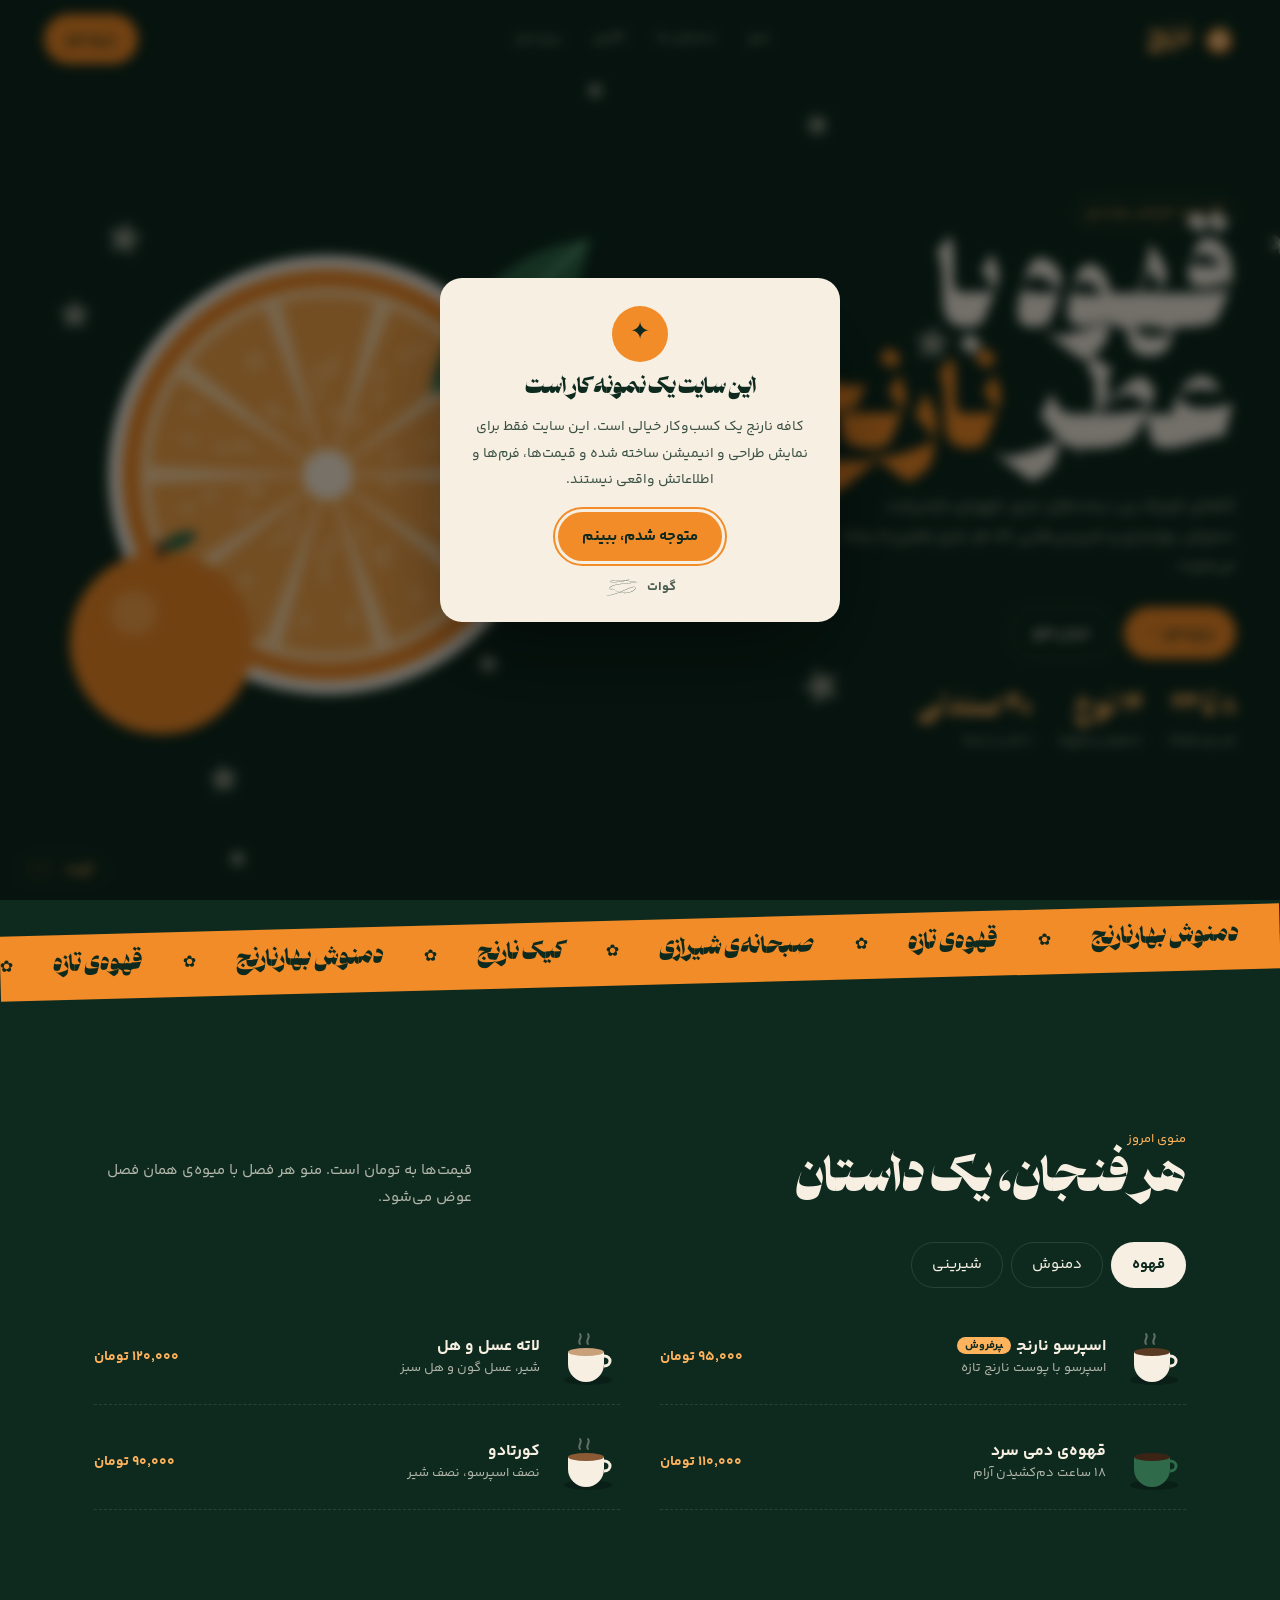
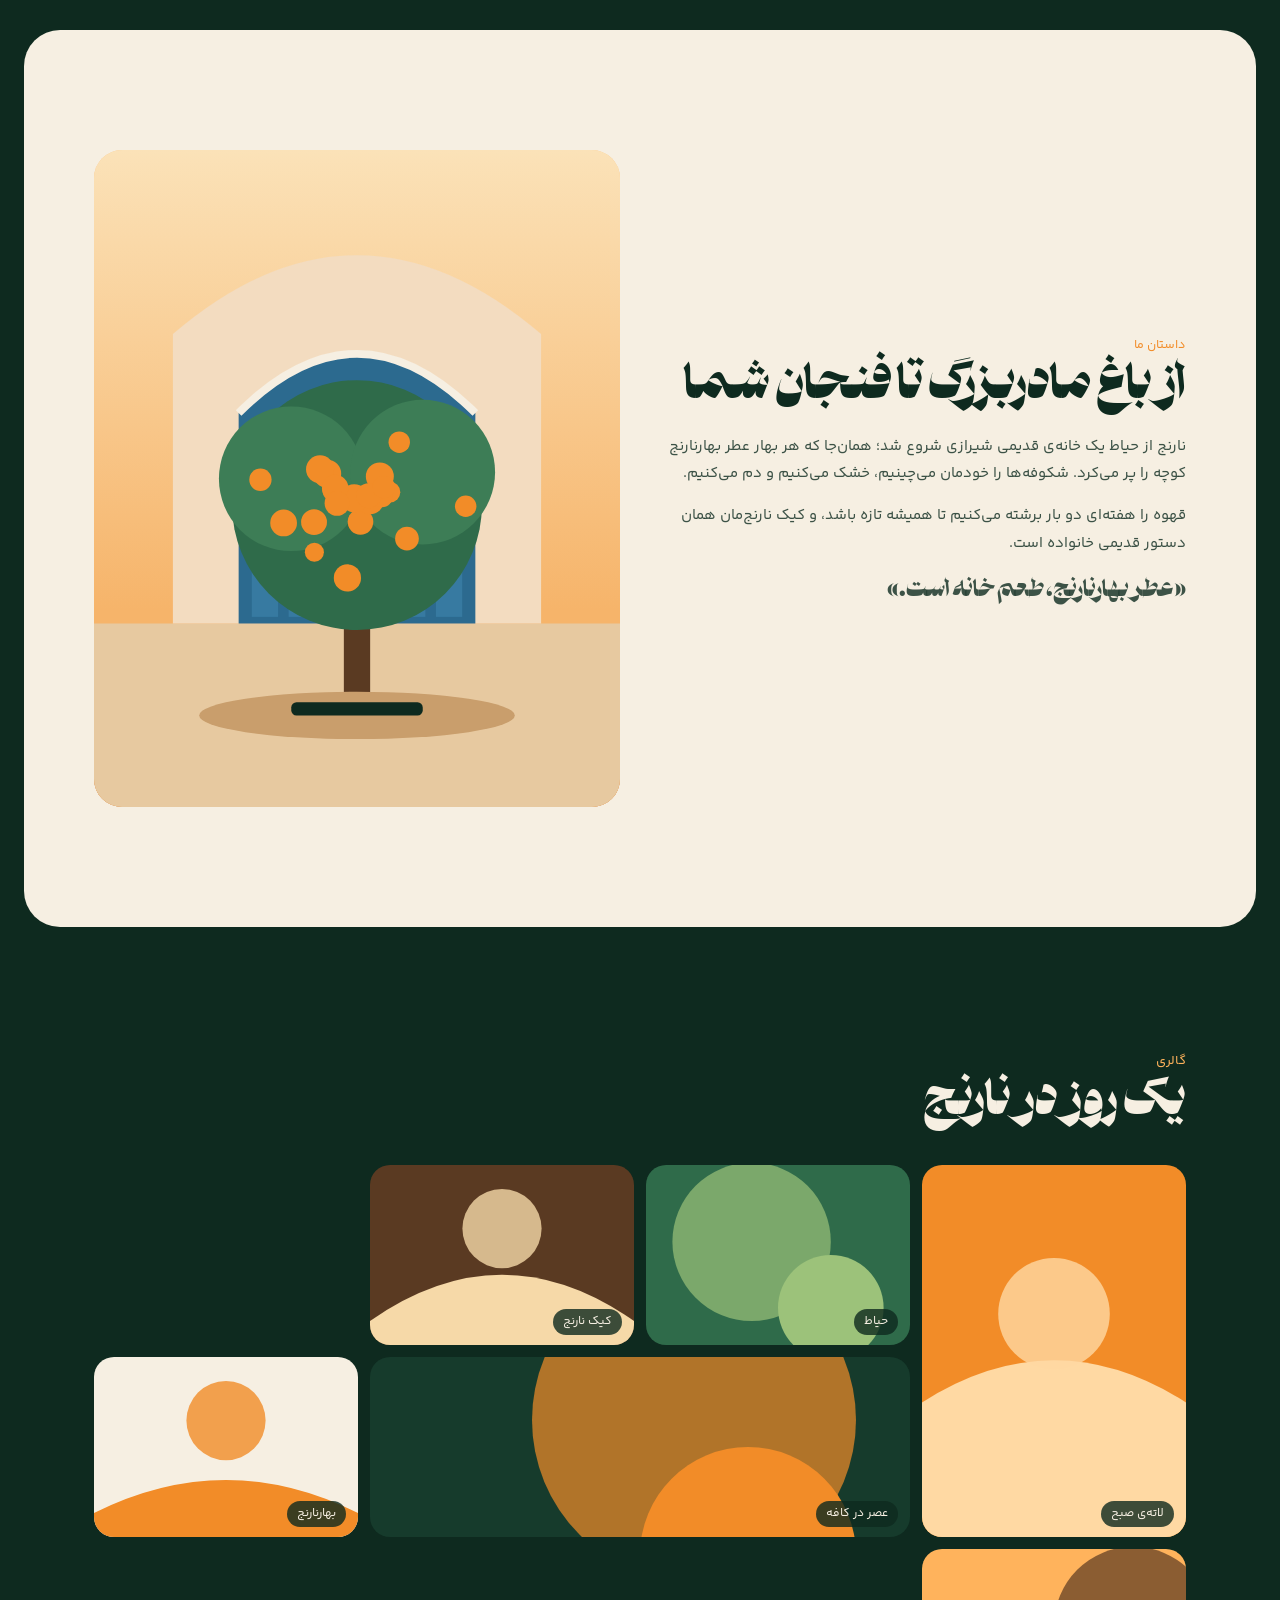
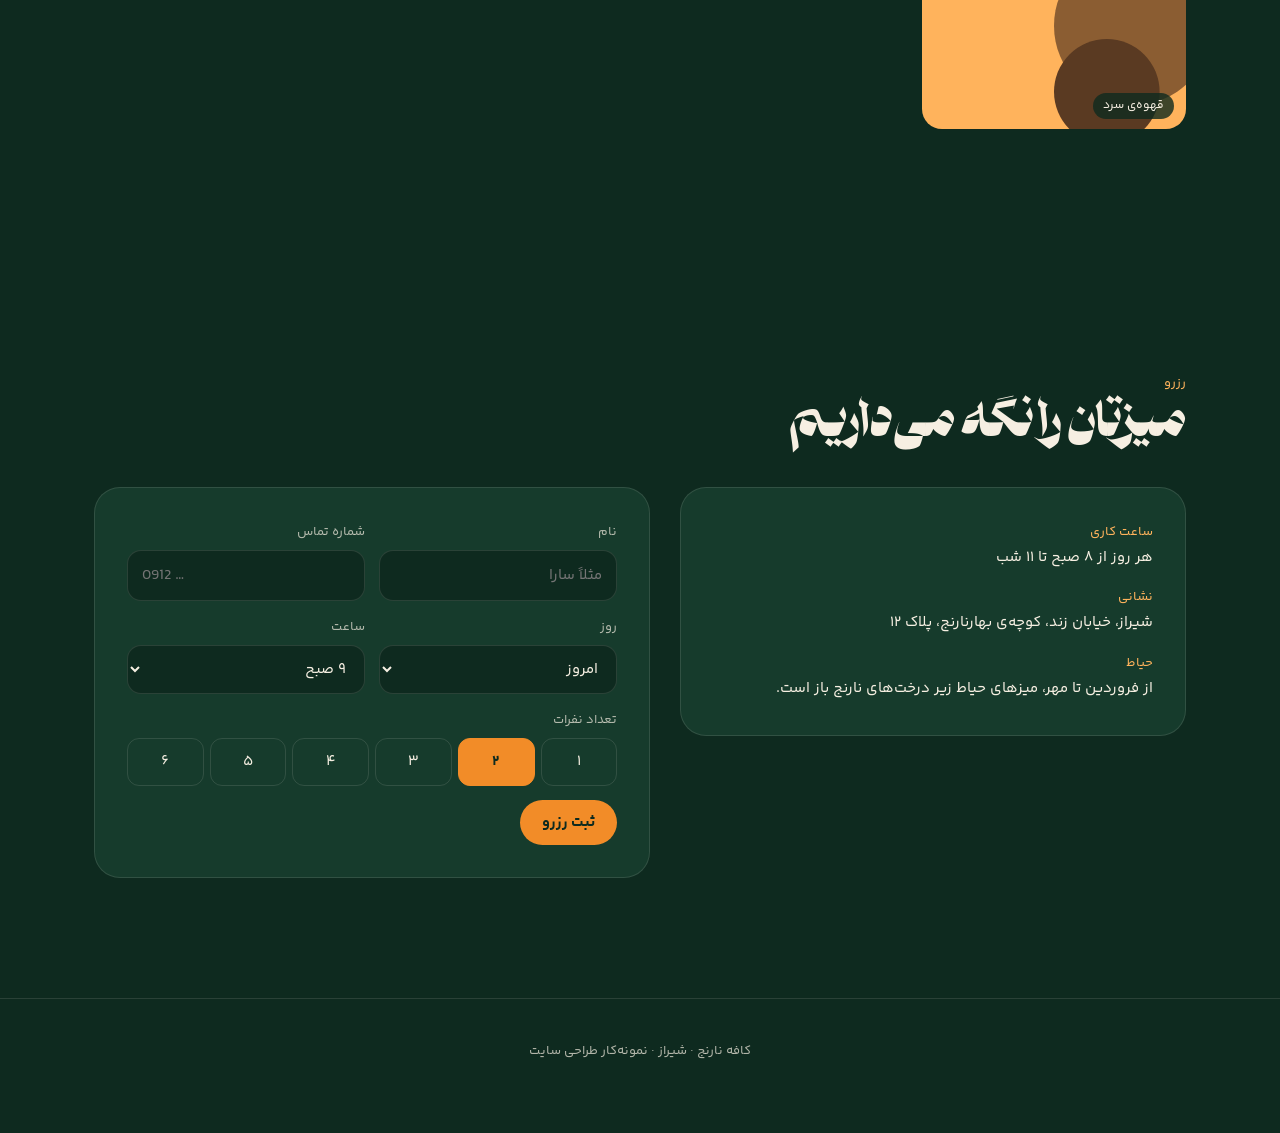
<file: work/narenj/index.html>
<!doctype html>
<html lang="fa" dir="rtl"><head><meta charset="utf-8"><meta name="viewport" content="width=device-width,initial-scale=1,viewport-fit=cover">
<title>کافه نارنج</title>
<link rel="stylesheet" href="../common.css">
<style>
@font-face{font-family:"Paykan";src:url("../../assets/fonts/Paykan-800.woff2") format("woff2");font-weight:800;font-display:swap}
@font-face{font-family:"Yekan Bakh";src:url("../../assets/fonts/YekanBakh-Regular.woff2") format("woff2");font-weight:400;font-display:swap}
@font-face{font-family:"Yekan Bakh";src:url("../../assets/fonts/YekanBakh-Bold.woff2") format("woff2");font-weight:700;font-display:swap}
@font-face{font-family:"Yekan Bakh";src:url("../../assets/fonts/YekanBakh-Light.woff2") format("woff2");font-weight:300;font-display:swap}
/* Narenj: Shiraz café. Deep orchard green + bitter-orange; blossoms falling; menu tabs; reservation. */
:root{--green:#0e2a1f;--green-2:#163b2c;--leaf:#2f6b4a;--orange:#f28c28;--orange-2:#ffb35c;--cream:#f6efe2;--cream-dim:#f6efe2b3;--line:#f6efe21f;
  --gw-bg:#f6efe2;--gw-fg:#0e2a1f;--gw-ac:#f28c28;--gw-acfg:#0e2a1f;--gw-tagbg:#0e2a1fd9;--gw-tagfg:#ffb35c;color-scheme:dark}
*{box-sizing:border-box}
html{scroll-behavior:smooth;overflow-x:clip}
body{margin:0;background:var(--green);color:var(--cream);font-family:"Yekan Bakh",Tahoma,sans-serif;font-size:15px;line-height:1.85}
a{color:inherit;text-decoration:none}
h1,h2,h3{font-family:"Paykan","Yekan Bakh",sans-serif;font-weight:800;margin:0;line-height:1.3;text-wrap:balance}
.wrap{max-width:1180px;margin-inline:auto;padding-inline:clamp(16px,4vw,44px)}
:focus-visible{outline:2px solid var(--orange);outline-offset:3px;border-radius:8px}
.rv{transition:transform 1s cubic-bezier(.2,.8,.2,1)}.js .rv:not(.in){transform:translateY(34px)}
/* nav */
.nav{position:fixed;top:0;left:0;right:0;z-index:50;padding:14px clamp(16px,4vw,44px);padding-top:calc(14px + env(safe-area-inset-top,0px));display:flex;align-items:center;justify-content:space-between;transition:background .4s,backdrop-filter .4s}
.nav.solid{background:#0e2a1fe6;backdrop-filter:blur(12px);-webkit-backdrop-filter:blur(12px);box-shadow:0 1px 0 var(--line)}
.logo{display:flex;align-items:center;gap:10px;font-family:"Paykan";font-size:24px;color:var(--orange-2)}
.logo svg{width:34px;height:34px}
.nav nav{display:flex;gap:4px}
.nav nav a{padding:6px 14px;border-radius:999px;font-size:14px;color:var(--cream-dim);transition:all .3s}
.nav nav a:hover{color:var(--cream);background:#f6efe214}
.btn{display:inline-flex;align-items:center;gap:8px;padding:11px 22px;border-radius:999px;background:var(--orange);color:var(--green);font-weight:700;font-size:15px;border:0;cursor:pointer;font-family:inherit;transition:transform .3s,box-shadow .3s}
.btn:hover{transform:translateY(-2px);box-shadow:0 12px 30px -10px var(--orange)}
.btn.ghost{background:transparent;color:var(--cream);border:1px solid #f6efe255}
@media (max-width:760px){.nav nav{display:none}}
/* hero */
.hero{position:relative;min-height:100vh;min-height:100svh;display:grid;grid-template-columns:minmax(0,1.05fr) minmax(0,1fr);align-items:center;gap:30px;padding:110px clamp(16px,4vw,44px) 60px;max-width:1280px;margin-inline:auto;overflow:hidden}
#blos{position:fixed;inset:0;width:100%;height:100%;pointer-events:none;z-index:0}
main,footer{position:relative;z-index:1}
.hero .eyebrow{display:inline-flex;align-items:center;gap:8px;font-size:13px;color:var(--orange-2);border:1px solid #ffb35c55;border-radius:999px;padding:3px 12px}
.hero h1{font-size:clamp(54px,9vw,128px);line-height:1.05;margin:16px 0 6px;color:var(--cream)}
.hero h1 em{font-style:normal;color:var(--orange)}
.hero p{max-width:40ch;color:var(--cream-dim);font-size:16px;margin:0 0 26px}
.hero .acts{display:flex;gap:10px;flex-wrap:wrap}
.hero .facts{display:flex;gap:26px;margin-top:34px;flex-wrap:wrap}
.hero .facts b{display:block;font-family:"Paykan";font-size:28px;color:var(--orange-2);line-height:1.2}
.hero .facts span{font-size:13px;color:var(--cream-dim)}
.fruit{position:relative;aspect-ratio:1;max-width:520px;width:100%;justify-self:center}
.fruit .slice{position:absolute;inset:6%;animation:spin 40s linear infinite}
.fruit .whole{position:absolute;width:44%;left:-4%;bottom:-2%;animation:bob 5s ease-in-out infinite}
.fruit .leaf{position:absolute;width:36%;right:-2%;top:2%;transform-origin:20% 80%;animation:sway 4s ease-in-out infinite}
.fruit .glow{position:absolute;inset:14%;border-radius:50%;background:radial-gradient(closest-side,#f28c2866,transparent);filter:blur(20px)}
@keyframes spin{to{transform:rotate(360deg)}}
@keyframes bob{50%{transform:translateY(-14px) rotate(-6deg)}}
@keyframes sway{50%{transform:rotate(8deg)}}
@media (max-width:860px){.hero{grid-template-columns:1fr;text-align:center;padding-top:100px}.hero p{margin-inline:auto}.hero .acts,.hero .facts{justify-content:center}.fruit{max-width:320px;order:-1}}
/* marquee */
.marq{background:var(--orange);color:var(--green);overflow:hidden;padding-block:12px;transform:rotate(-1.5deg);margin-block:20px;direction:ltr}
.marq div{display:flex;gap:40px;width:max-content;animation:mq 26s linear infinite}
.marq span{font-family:"Paykan";font-size:22px;white-space:nowrap;direction:rtl;display:flex;gap:40px;align-items:center}
.marq span::after{content:"✿";font-size:16px}
@keyframes mq{to{transform:translateX(-50%)}}
/* menu */
section{padding-block:clamp(70px,10vw,120px)}
.sh{display:flex;justify-content:space-between;align-items:flex-end;gap:16px;flex-wrap:wrap;margin-bottom:30px}
.sh small{color:var(--orange-2);font-size:13px}
.sh h2{font-size:clamp(28px,4vw,46px)}
.sh p{margin:0;color:var(--cream-dim);max-width:42ch}
.tabs{display:flex;gap:8px;flex-wrap:wrap;margin-bottom:24px}
.tabs button{font:inherit;font-size:15px;padding:8px 20px;border-radius:999px;border:1px solid var(--line);background:none;color:var(--cream);cursor:pointer;transition:all .3s}
.tabs button[aria-selected="true"]{background:var(--cream);color:var(--green);font-weight:700}
.menu{display:grid;grid-template-columns:repeat(2,minmax(0,1fr));gap:12px 40px}
.item{display:grid;grid-template-columns:64px 1fr auto;gap:16px;align-items:center;padding:14px 0;border-bottom:1px dashed var(--line);animation:itemIn .6s cubic-bezier(.2,.8,.2,1) both;animation-delay:calc(var(--i)*60ms)}
@keyframes itemIn{from{opacity:0;transform:translateY(16px)}}
.item svg{width:64px;height:64px}
.item h3{font-family:"Yekan Bakh";font-weight:700;font-size:16px}
.item p{margin:0;font-size:13px;color:var(--cream-dim);line-height:1.7}
.item b{font-size:14px;color:var(--orange-2);white-space:nowrap}
.item .tag{font-size:11px;color:var(--green);background:var(--orange-2);border-radius:999px;padding:0 8px;margin-inline-start:6px;vertical-align:middle}
@media (max-width:760px){.menu{grid-template-columns:1fr}}
/* story */
.story{background:var(--cream);color:var(--green);border-radius:36px;margin-inline:clamp(8px,2vw,24px);overflow:hidden}
.story .wrap{display:grid;grid-template-columns:minmax(0,1fr) minmax(0,1fr);gap:40px;align-items:center}
.story h2{font-size:clamp(28px,4vw,46px);margin-bottom:14px}
.story p{color:#0e2a1fcc;margin:0 0 14px}
.story .art{position:relative;aspect-ratio:4/5;border-radius:28px;overflow:hidden;background:linear-gradient(180deg,#f9c98f,#f28c28 60%,#b4521a)}
.story .art svg{position:absolute;inset:0;width:100%;height:100%}
.sig-q{font-family:"Paykan";font-size:22px;color:var(--leaf)}
@media (max-width:860px){.story .wrap{grid-template-columns:1fr}}
/* gallery */
.gal{display:grid;grid-template-columns:repeat(4,minmax(0,1fr));grid-auto-rows:180px;gap:12px}
.gal div{border-radius:20px;overflow:hidden;position:relative;transition:transform .6s cubic-bezier(.2,.8,.2,1)}
.gal div:hover{transform:scale(1.03) rotate(-1deg)}
.gal div:nth-child(1){grid-row:span 2}.gal div:nth-child(4){grid-column:span 2}
.gal svg{width:100%;height:100%;display:block}
.gal span{position:absolute;bottom:10px;right:12px;font-size:12px;background:#0e2a1fcc;padding:2px 10px;border-radius:999px}
@media (max-width:760px){.gal{grid-template-columns:repeat(2,minmax(0,1fr));grid-auto-rows:140px}}
/* reserve */
.res{display:grid;grid-template-columns:minmax(0,1fr) minmax(0,1.1fr);gap:30px;align-items:start}
.card{background:var(--green-2);border:1px solid var(--line);border-radius:26px;padding:clamp(20px,3vw,32px)}
.info dl{margin:0;display:grid;gap:14px}
.info dt{font-size:13px;color:var(--orange-2)}.info dd{margin:0}
form{display:grid;grid-template-columns:repeat(2,minmax(0,1fr));gap:14px}
label{font-size:13px;color:var(--cream-dim);display:block;margin-bottom:6px}
input,select,textarea{width:100%;font:inherit;color:var(--cream);background:#0e2a1f;border:1px solid var(--line);border-radius:14px;padding:11px 14px}
input:focus,select:focus,textarea:focus{outline:none;border-color:var(--orange)}
.full{grid-column:1/-1}
.ppl{display:flex;gap:6px}
.ppl button{flex:1;font:inherit;padding:9px 0;border-radius:12px;border:1px solid var(--line);background:none;color:var(--cream);cursor:pointer}
.ppl button[aria-pressed="true"]{background:var(--orange);color:var(--green);border-color:var(--orange);font-weight:700}
@media (max-width:860px){.res{grid-template-columns:1fr}form{grid-template-columns:1fr}}
footer{padding:40px clamp(16px,4vw,44px) 70px;text-align:center;color:var(--cream-dim);font-size:13px;border-top:1px solid var(--line)}
@media (prefers-reduced-motion:reduce){*{animation:none!important;transition:none!important}}
</style></head>
<body data-site="کافه نارنج">
<canvas id="blos" aria-hidden="true"></canvas>
<header class="nav" id="nav">
  <a class="logo" href="#"><svg viewBox="0 0 40 40" aria-hidden="true"><circle cx="20" cy="22" r="15" fill="#f28c28"/><circle cx="20" cy="22" r="11" fill="#ffb35c"/><g stroke="#f6efe2" stroke-width="1.4"><line x1="20" y1="11" x2="20" y2="33"/><line x1="9" y1="22" x2="31" y2="22"/><line x1="12" y1="14" x2="28" y2="30"/><line x1="28" y1="14" x2="12" y2="30"/></g><path d="M20 7c4-6 11-5 13-3-4 3-9 4-13 3z" fill="#2f6b4a"/></svg>نارنج</a>
  <nav aria-label="منو"><a href="#menu">منو</a><a href="#story">داستان ما</a><a href="#gallery">گالری</a><a href="#reserve">رزرو میز</a></nav>
  <a class="btn" href="#reserve">رزرو میز</a>
</header>

<main>
  <section class="hero" aria-label="معرفی">
    <div class="rv">
      <span class="eyebrow">✿ شیراز، کوچه‌ی بهارنارنج</span>
      <h1>قهوه با عطر <em>نارنج</em></h1>
      <p>کافه‌ای کوچک زیر درخت‌های نارنج. قهوه‌ی تازه‌برشت، دمنوش بهارنارنج و شیرینی‌هایی که هر صبح همین‌جا پخته می‌شوند.</p>
      <div class="acts"><a class="btn" href="#reserve">رزرو میز ←</a><a class="btn ghost" href="#menu">دیدن منو</a></div>
      <div class="facts"><div><b>۸ تا ۲۳</b><span>هر روز هفته</span></div><div><b>۱۴ نوع</b><span>دمنوش و قهوه</span></div><div><b>۴۰ صندلی</b><span>داخل و حیاط</span></div></div>
    </div>
    <div class="fruit" aria-hidden="true">
      <div class="glow"></div>
      <svg class="slice" viewBox="0 0 200 200"><circle cx="100" cy="100" r="96" fill="#f6efe2"/><circle cx="100" cy="100" r="90" fill="#f28c28"/><circle cx="100" cy="100" r="82" fill="#ffd9a3"/>
        <g id="segs"></g><circle cx="100" cy="100" r="10" fill="#fff3df"/></svg>
      <svg class="whole" viewBox="0 0 100 100"><circle cx="50" cy="55" r="40" fill="#f28c28"/><circle cx="38" cy="42" r="10" fill="#ffb35c" opacity=".7"/><path d="M50 15c2-8 10-10 16-8-3 6-10 9-16 8z" fill="#2f6b4a"/><rect x="48" y="10" width="3" height="8" rx="1" fill="#5a3a22"/></svg>
      <svg class="leaf" viewBox="0 0 100 100"><path d="M10 90C20 40 60 10 95 8 90 50 55 85 10 90z" fill="#2f6b4a"/><path d="M10 90C40 60 70 30 95 8" stroke="#6fae86" stroke-width="2" fill="none"/></svg>
    </div>
  </section>

  <div class="marq" aria-hidden="true"><div><span>قهوه‌ی تازه</span><span>دمنوش بهارنارنج</span><span>کیک نارنج</span><span>صبحانه‌ی شیرازی</span><span>قهوه‌ی تازه</span><span>دمنوش بهارنارنج</span><span>کیک نارنج</span><span>صبحانه‌ی شیرازی</span></div></div>

  <section id="menu" aria-label="منو"><div class="wrap">
    <div class="sh rv"><div><small>منوی امروز</small><h2>هر فنجان، یک داستان</h2></div><p>قیمت‌ها به تومان است. منو هر فصل با میوه‌ی همان فصل عوض می‌شود.</p></div>
    <div class="tabs" role="tablist" id="tabs"></div>
    <div class="menu" id="menuList" role="tabpanel"></div>
  </div></section>

  <section class="story" id="story" aria-label="داستان ما"><div class="wrap">
    <div class="rv">
      <small style="color:var(--orange)">داستان ما</small>
      <h2>از باغ مادربزرگ تا فنجان شما</h2>
      <p>نارنج از حیاط یک خانه‌ی قدیمی شیرازی شروع شد؛ همان‌جا که هر بهار عطر بهارنارنج کوچه را پر می‌کرد. شکوفه‌ها را خودمان می‌چینیم، خشک می‌کنیم و دم می‌کنیم.</p>
      <p>قهوه را هفته‌ای دو بار برشته می‌کنیم تا همیشه تازه باشد، و کیک نارنج‌مان همان دستور قدیمی خانواده است.</p>
      <p class="sig-q">«عطر بهارنارنج، طعم خانه است.»</p>
    </div>
    <div class="art rv" aria-hidden="true"><svg viewBox="0 0 400 500" id="storyArt"></svg></div>
  </div></section>

  <section id="gallery" aria-label="گالری"><div class="wrap">
    <div class="sh rv"><div><small>گالری</small><h2>یک روز در نارنج</h2></div></div>
    <div class="gal rv" id="gal"></div>
  </div></section>

  <section id="reserve" aria-label="رزرو میز"><div class="wrap">
    <div class="sh rv"><div><small>رزرو</small><h2>میزتان را نگه می‌داریم</h2></div></div>
    <div class="res">
      <div class="card info rv"><dl>
        <div><dt>ساعت کاری</dt><dd>هر روز از ۸ صبح تا ۱۱ شب</dd></div>
        <div><dt>نشانی</dt><dd>شیراز، خیابان زند، کوچه‌ی بهارنارنج، پلاک ۱۲</dd></div>
        <div><dt>حیاط</dt><dd>از فروردین تا مهر، میزهای حیاط زیر درخت‌های نارنج باز است.</dd></div>
      </dl></div>
      <form class="card rv" id="resForm" novalidate>
        <div><label for="rn">نام</label><input id="rn" autocomplete="name" placeholder="مثلاً سارا"></div>
        <div><label for="rp">شماره تماس</label><input id="rp" inputmode="tel" dir="ltr" placeholder="0912 …"></div>
        <div><label for="rd">روز</label><select id="rd"><option>امروز</option><option>فردا</option><option>پنجشنبه</option><option>جمعه</option></select></div>
        <div><label for="rt">ساعت</label><select id="rt"><option>۹ صبح</option><option>۱۲ ظهر</option><option>۵ عصر</option><option>۸ شب</option></select></div>
        <div class="full"><span style="font-size:13px;color:var(--cream-dim);display:block;margin-bottom:6px">تعداد نفرات</span><div class="ppl" id="ppl" role="group" aria-label="تعداد نفرات"></div></div>
        <div class="full"><button class="btn" type="submit">ثبت رزرو</button></div>
      </form>
    </div>
  </div></section>
</main>
<footer>کافه نارنج · شیراز · نمونه‌کار طراحی سایت</footer>

<script src="../../assets/sig.js"></script>
<script src="../common.js"></script>
<script>
const reduce=matchMedia('(prefers-reduced-motion: reduce)').matches;
/* orange slice segments */
(function(){let o='';for(let i=0;i<10;i++){const a=i/10*Math.PI*2,b=(i+1)/10*Math.PI*2,r=78,c=12;const p=(ang,rr)=>`${100+rr*Math.cos(ang)},${100+rr*Math.sin(ang)}`;
  o+=`<path d="M${p(a+.04,c)} L${p(a+.05,r)} A${r} ${r} 0 0 1 ${p(b-.05,r)} L${p(b-.04,c)}Z" fill="#f7a548" opacity=".95"/>`;
  for(let k=0;k<5;k++){const t=a+.15+Math.random()*(b-a-.3),rr=25+Math.random()*45;o+=`<ellipse cx="${100+rr*Math.cos(t)}" cy="${100+rr*Math.sin(t)}" rx="4" ry="1.4" transform="rotate(${t*57.3} ${100+rr*Math.cos(t)} ${100+rr*Math.sin(t)})" fill="#ffd08a" opacity=".8"/>`}}
  document.getElementById('segs').innerHTML=o})();
/* nav solid on scroll */
addEventListener('scroll',()=>document.getElementById('nav').classList.toggle('solid',scrollY>40),{passive:true});
/* falling orange blossoms */
(function(){if(reduce)return;const c=document.getElementById('blos'),x=c.getContext('2d');let W,H;const P=[];
  function s(){const d=Math.min(devicePixelRatio||1,2);W=innerWidth;H=innerHeight;c.width=W*d;c.height=H*d;x.setTransform(d,0,0,d,0,0)}s();addEventListener('resize',s);
  for(let i=0;i<(innerWidth<640?9:16);i++)P.push({x:Math.random()*innerWidth,y:Math.random()*innerHeight,r:4+Math.random()*5,v:.3+Math.random()*.7,a:Math.random()*6,s:(Math.random()-.5)*.02,w:Math.random()*6});
  const fl=(px,py,r,a)=>{x.save();x.translate(px,py);x.rotate(a);for(let k=0;k<5;k++){x.rotate(Math.PI*2/5);x.beginPath();x.ellipse(0,-r,r*.55,r,0,0,7);x.fillStyle='rgba(255,250,240,.85)';x.fill()}x.beginPath();x.arc(0,0,r*.35,0,7);x.fillStyle='#ffcf6a';x.fill();x.restore()};
  (function f(t){x.clearRect(0,0,W,H);P.forEach(p=>{p.y+=p.v;p.x+=Math.sin(t/1000+p.w)*.5;p.a+=p.s;if(p.y>H+20){p.y=-20;p.x=Math.random()*W}x.globalAlpha=.5;fl(p.x,p.y,p.r,p.a)});x.globalAlpha=1;requestAnimationFrame(f)})(0)})();
/* menu */
const cup=(c1,c2,steam)=>`<svg viewBox="0 0 64 64" aria-hidden="true"><ellipse cx="32" cy="54" rx="24" ry="5" fill="#0a1f17"/><path d="M12 26h36v12a18 18 0 0 1-36 0z" fill="${c1}"/><ellipse cx="30" cy="26" rx="18" ry="4" fill="${c2}"/><path d="M48 30c8 0 8 10 0 10" stroke="${c1}" stroke-width="3" fill="none"/>${steam?'<path d="M24 18c-3-4 3-6 0-10M32 18c-3-4 3-6 0-10" stroke="#f6efe299" stroke-width="2" fill="none" stroke-linecap="round"><animate attributeName="opacity" values=".2;1;.2" dur="2.4s" repeatCount="indefinite"/></path>':''}</svg>`;
const cake=c=>`<svg viewBox="0 0 64 64" aria-hidden="true"><ellipse cx="32" cy="52" rx="24" ry="5" fill="#0a1f17"/><path d="M12 30h40v18H12z" fill="#f6d9a8"/><path d="M12 30c6-6 34-6 40 0" fill="${c}"/><circle cx="32" cy="22" r="6" fill="#f28c28"/><path d="M32 16c2-4 6-4 8-3-2 3-5 4-8 3z" fill="#2f6b4a"/></svg>`;
const MENU={'قهوه':[['اسپرسو نارنج','اسپرسو با پوست نارنج تازه',95000,cup('#f6efe2','#5a3a22',1),'پرفروش'],['لاته عسل و هل','شیر، عسل گون و هل سبز',120000,cup('#f6efe2','#c8a07a',1)],['قهوه‌ی دمی سرد','۱۸ ساعت دم‌کشیدن آرام',110000,cup('#2f6b4a','#3b2416',0)],['کورتادو','نصف اسپرسو، نصف شیر',90000,cup('#f6efe2','#8a5a34',1)]],
 'دمنوش':[['بهارنارنج و عسل','شکوفه‌ی خشک باغ خودمان',85000,cup('#f6efe2','#f5d68a',1),'امضای ما'],['گل‌گاوزبان و لیمو','آرام‌بخش، برای عصرها',80000,cup('#f6efe2','#8e5fb0',1)],['چای سیاه و دارچین','دم‌کشیده در سماور',60000,cup('#f6efe2','#a23e1e',1)],['لیموناد نارنج','نارنج تازه، نعنا، یخ',95000,cup('#ffb35c','#ffd08a',0)]],
 'شیرینی':[['کیک نارنج','دستور قدیمی خانواده',110000,cake('#ffb35c'),'تازه'],['کلوچه‌ی گردو','گردو و خرمای شیراز',70000,cake('#c8a07a')],['تارت پرتقال و پسته','پسته‌ی رفسنجان',130000,cake('#9cc27a')],['صبحانه‌ی شیرازی','نان، پنیر، سبزی، مربای بهارنارنج',240000,cake('#f6efe2')]]};
(function(){const tabs=document.getElementById('tabs'),list=document.getElementById('menuList');const keys=Object.keys(MENU);
  tabs.innerHTML=keys.map((k,i)=>`<button role="tab" type="button" aria-selected="${i===0}" id="t${i}">${k}</button>`).join('');
  const show=k=>{list.innerHTML=MENU[k].map(([n,d,p,ic,tag],i)=>`<div class="item" style="--i:${i}">${ic}<div><h3>${n}${tag?`<span class="tag">${tag}</span>`:''}</h3><p>${d}</p></div><b>${toman(p)}</b></div>`).join('')};
  tabs.querySelectorAll('button').forEach((b,i)=>b.onclick=()=>{tabs.querySelectorAll('button').forEach(x=>x.setAttribute('aria-selected',x===b));show(keys[i])});show(keys[0])})();
/* story illustration: courtyard with orange tree */
(function(){let o='<rect width="400" height="500" fill="url(#sk)"/><defs><linearGradient id="sk" x1="0" y1="0" x2="0" y2="1"><stop offset="0" stop-color="#fbe2b8"/><stop offset=".7" stop-color="#f6b46a"/></linearGradient></defs>';
  o+='<path d="M0 360h400v140H0z" fill="#e7c9a0"/><path d="M60 140h280v220H60z" fill="#f3dcc0"/><path d="M60 140q140-120 280 0" fill="#f3dcc0"/><path d="M110 200q90-90 180 0v160H110z" fill="#2c6a8f"/><path d="M110 200q90-90 180 0" fill="none" stroke="#f6efe2" stroke-width="6"/>';
  for(let i=0;i<6;i++)o+=`<rect x="${120+i*28}" y="215" width="20" height="140" fill="#3f86ad" opacity=".6"/>`;
  o+='<rect x="190" y="300" width="20" height="120" fill="#5a3a22"/><circle cx="200" cy="270" r="95" fill="#2f6b4a"/><circle cx="150" cy="250" r="55" fill="#3d7d56"/><circle cx="250" cy="245" r="55" fill="#3d7d56"/>';
  for(let i=0;i<22;i++){const a=Math.random()*6.28,r=Math.random()*85;o+=`<circle cx="${200+r*Math.cos(a)}" cy="${265+r*Math.sin(a)*.8}" r="${7+Math.random()*4}" fill="#f28c28"/>`}
  o+='<ellipse cx="200" cy="430" rx="120" ry="18" fill="#c99e6c"/><rect x="150" y="420" width="100" height="10" rx="4" fill="#0e2a1f"/>';
  document.getElementById('storyArt').innerHTML=o})();
/* gallery (illustrated tiles) */
(function(){const T=[['#f28c28','#ffd9a3','لاته‌ی صبح'],['#2f6b4a','#9cc27a','حیاط'],['#5a3a22','#f6d9a8','کیک نارنج'],['#163b2c','#f28c28','عصر در کافه'],['#f6efe2','#f28c28','بهارنارنج'],['#ffb35c','#5a3a22','قهوه‌ی سرد']];
  document.getElementById('gal').innerHTML=T.map(([a,b,t],i)=>`<div><svg viewBox="0 0 200 200" preserveAspectRatio="xMidYMid slice"><rect width="200" height="200" fill="${a}"/>${i%2?`<circle cx="${60+i*20}" cy="90" r="60" fill="${b}" opacity=".7"/><circle cx="140" cy="140" r="40" fill="${b}"/>`:`<path d="M0 150 Q100 ${60+i*10} 200 150 V200H0z" fill="${b}"/><circle cx="100" cy="80" r="30" fill="${b}" opacity=".8"/>`}</svg><span>${t}</span></div>`).join('')})();
/* reservation */
(function(){const p=document.getElementById('ppl');let n=2;p.innerHTML=[1,2,3,4,5,6].map(k=>`<button type="button" aria-pressed="${k===2}">${fa(k)}</button>`).join('');
  p.querySelectorAll('button').forEach((b,i)=>b.onclick=()=>{n=i+1;p.querySelectorAll('button').forEach(x=>x.setAttribute('aria-pressed',x===b))});
  document.getElementById('resForm').addEventListener('submit',e=>{e.preventDefault();if(!document.getElementById('rn').value.trim()){toast('لطفاً نامتان را بنویسید');return}
    toast(`میز ${fa(n)} نفره برای ${document.getElementById('rd').value}، ساعت ${document.getElementById('rt').value} (نمایشی)`)})})();
</script>
</body></html>
</file>
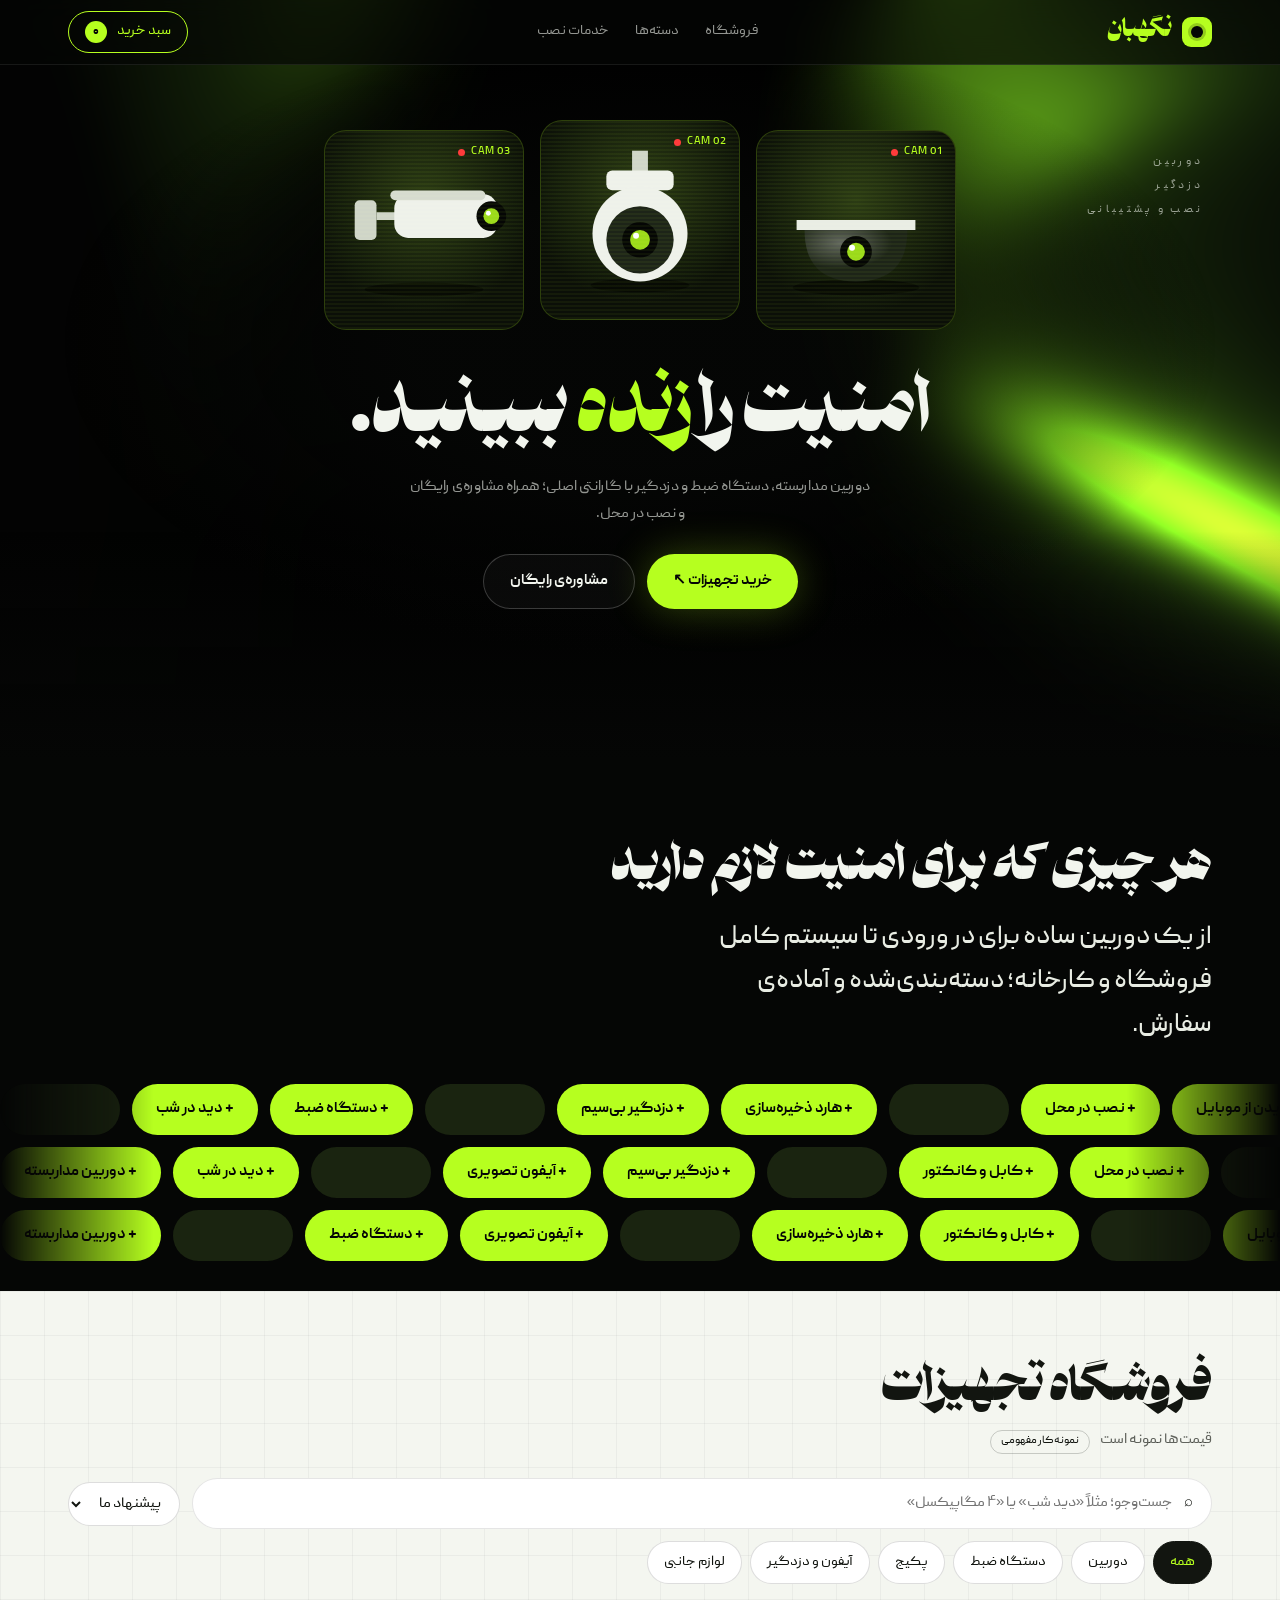
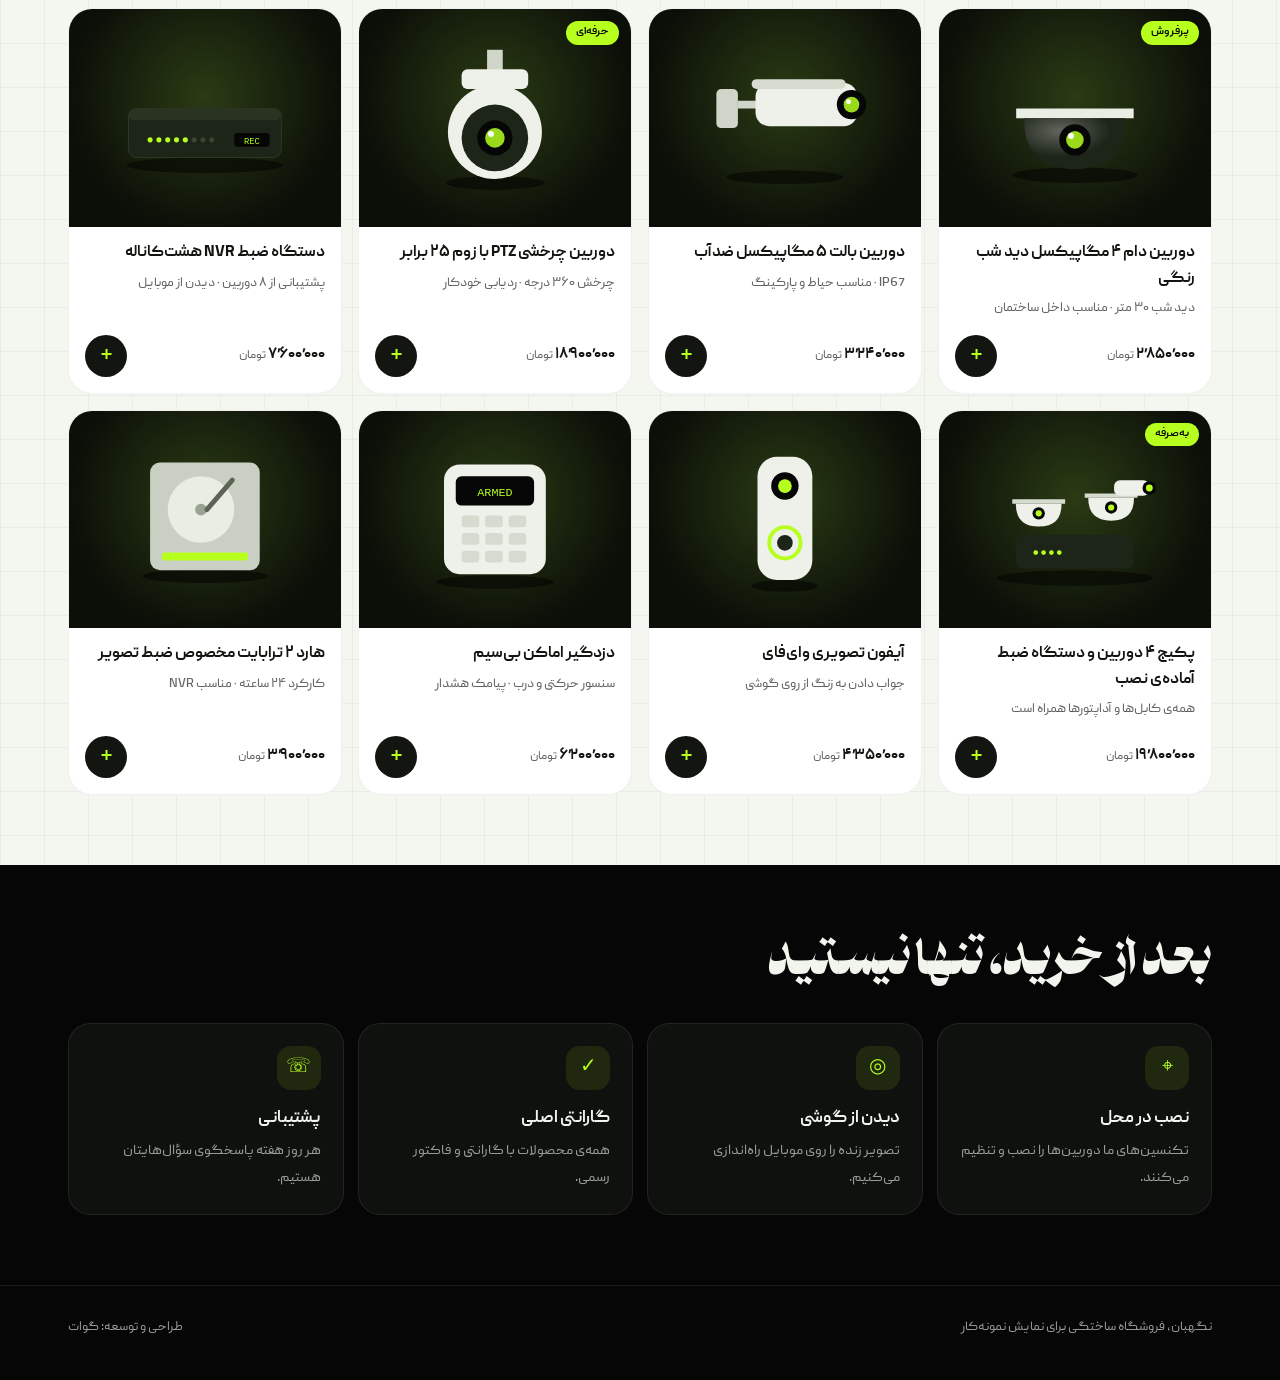
<file: work/negahban/index.html>
<!doctype html>
<html lang="fa" dir="rtl"><head><meta charset="utf-8"><meta name="viewport" content="width=device-width,initial-scale=1,viewport-fit=cover">
<title>نگهبان · فروشگاه تجهیزات امنیتی</title>
<link rel="icon" href="data:image/svg+xml,%3Csvg xmlns='http://www.w3.org/2000/svg' viewBox='0 0 32 32'%3E%3Crect width='32' height='32' rx='8' fill='%23000'/%3E%3Ccircle cx='16' cy='16' r='7' fill='%23b6ff1f'/%3E%3C/svg%3E">
<style>
@font-face{font-family:Paykan;src:url(fonts/Paykan-800.woff2) format("woff2");font-weight:800;font-display:swap}
@font-face{font-family:Peyda;src:url(fonts/Peyda-500.woff2) format("woff2");font-weight:400 500;font-display:swap}
@font-face{font-family:Peyda;src:url(fonts/Peyda-700.woff2) format("woff2");font-weight:600 800;font-display:swap}
:root{--bg:#050605;--pan:#0e110d;--pan2:#151a13;--line:#ffffff14;--lime:#b6ff1f;--lime-d:#7fc400;--ink:#f2f5ee;--mute:#f2f5ee99;--light:#f4f6f0;color-scheme:dark}
*{box-sizing:border-box}[hidden]{display:none!important}
html,body{margin:0;background:var(--bg);color:var(--ink);font-family:Peyda,Tahoma,sans-serif;font-size:15px;line-height:1.8}
button,input,select{font:inherit;color:inherit}button{cursor:pointer}
a{color:inherit;text-decoration:none}
:focus-visible{outline:2px solid var(--lime);outline-offset:2px}
.wrap{max-width:1180px;margin:0 auto;padding-left:max(18px,env(safe-area-inset-left,0px));padding-right:max(18px,env(safe-area-inset-right,0px))}
/* nav */
.nav{position:fixed;top:0;left:0;right:0;z-index:30;background:#050605b3;backdrop-filter:blur(14px);border-bottom:1px solid var(--line);padding-top:env(safe-area-inset-top,0px)}
.nav .wrap{display:flex;align-items:center;justify-content:space-between;height:64px;gap:14px}
.logo{display:flex;align-items:center;gap:10px;font-family:Paykan;font-size:24px;color:var(--lime)}
.logo i{width:30px;height:30px;border-radius:9px;background:var(--lime);display:grid;place-items:center}
.logo i::after{content:"";width:12px;height:12px;border-radius:50%;background:#050605;box-shadow:0 0 0 3px #05060533}
.links{display:flex;gap:26px;font-size:14px;color:var(--mute)}.links a:hover{color:var(--ink)}
.cartb{display:flex;align-items:center;gap:10px;border:1px solid var(--lime);color:var(--lime);border-radius:99px;padding:7px 16px;background:none;font-size:14px}
.cartb b{background:var(--lime);color:#050605;border-radius:99px;min-width:22px;height:22px;display:grid;place-items:center;font-size:12px}
/* hero */
.hero{position:relative;min-height:760px;padding-top:110px;overflow:hidden;isolation:isolate}
#gl{position:absolute;inset:0;width:100%;height:100%;z-index:-2}
.hero::after{content:"";position:absolute;inset:0;z-index:-1;background:radial-gradient(60% 55% at 50% 45%,#050605ee 30%,#05060500 75%),linear-gradient(transparent 70%,var(--bg))}
.tiles{display:flex;justify-content:center;gap:16px;margin-top:20px}
.tile{width:200px;height:200px;border-radius:22px;overflow:hidden;position:relative;background:radial-gradient(circle at 50% 35%,#2b3b14,#0b0f08 70%);border:1px solid #b6ff1f33;animation:rise .9s cubic-bezier(.2,.8,.2,1) both}
.tile:nth-child(2){animation-delay:.12s;transform:translateY(-10px)}.tile:nth-child(3){animation-delay:.24s}
@keyframes rise{from{opacity:0;transform:translateY(30px) scale(.96)}}
.tile svg{position:absolute;inset:0;width:100%;height:100%}
.tile .scan{position:absolute;inset:0;background:repeating-linear-gradient(0deg,#b6ff1f0d 0 2px,transparent 2px 4px);mix-blend-mode:screen}
.tile .rec{position:absolute;top:12px;right:12px;font-size:11px;color:var(--lime);display:flex;align-items:center;gap:6px;letter-spacing:.06em;direction:ltr}
.tile .rec::before{content:"";width:7px;height:7px;border-radius:50%;background:#ff3b3b;animation:blink 1.2s infinite}
@keyframes blink{50%{opacity:.2}}
.side{position:absolute;right:max(18px,6vw);top:150px;font-size:11px;letter-spacing:.3em;color:var(--mute);line-height:2.2}
.hero h1{font-family:Paykan;font-weight:800;font-size:clamp(34px,6vw,72px);line-height:1.2;text-align:center;margin:44px 0 0;text-wrap:balance}
.hero h1 span{color:var(--lime)}
.hero p{text-align:center;color:var(--mute);max-width:52ch;margin:14px auto 0}
.ctas{display:flex;justify-content:center;gap:12px;margin-top:26px;flex-wrap:wrap}
.btn{border:0;border-radius:99px;padding:13px 26px;background:var(--lime);color:#050605;font-weight:700;display:inline-flex;align-items:center;gap:10px;box-shadow:0 0 40px #b6ff1f44;transition:transform .25s}
.btn:hover{transform:translateY(-2px)}
.ghost{border:1px solid #ffffff33;background:#ffffff08;color:var(--ink);box-shadow:none}
/* chips */
.about{padding:80px 0 30px}
.about h2,.sec h2{font-family:Paykan;font-size:clamp(28px,4vw,46px);margin:0;line-height:1.3}
.about .lead{font-size:clamp(18px,2.2vw,26px);line-height:1.7;max-width:34ch;margin:16px 0 0;color:#e8ece3}
.marq{overflow:hidden;margin-top:36px;-webkit-mask:linear-gradient(90deg,transparent,#000 12%,#000 88%,transparent);mask:linear-gradient(90deg,transparent,#000 12%,#000 88%,transparent);display:grid;gap:12px;direction:ltr}
.row{display:flex;gap:12px;width:max-content;animation:mq 40s linear infinite}
.row:nth-child(2){animation-direction:reverse;animation-duration:46s}.row:nth-child(3){animation-duration:52s}
@keyframes mq{to{transform:translateX(-50%)}}
.chip{border-radius:99px;padding:12px 24px;font-weight:700;font-size:15px;white-space:nowrap;direction:rtl}
.chip.on{background:var(--lime);color:#050605}.chip.off{background:#1a2410;color:transparent;min-width:120px}
/* shop */
.sec{padding:70px 0}
.shop{background:var(--light);color:#121510;background-image:linear-gradient(#0000000a 1px,transparent 1px),linear-gradient(90deg,#0000000a 1px,transparent 1px);background-size:44px 44px}
.shop .mute{color:#121510a6}
.bar{display:flex;gap:12px;flex-wrap:wrap;align-items:center;margin-top:24px}
.search{flex:1;min-width:220px;display:flex;align-items:center;gap:10px;background:#fff;border:1px solid #0000001a;border-radius:99px;padding:10px 18px}
.search input{border:0;outline:0;background:none;flex:1;color:#121510}
.cats{display:flex;gap:8px;flex-wrap:wrap}
.cats button{border:1px solid #00000022;background:#fff;color:#121510;border-radius:99px;padding:8px 16px;font-size:14px}
.cats button[aria-pressed="true"]{background:#121510;color:var(--lime);border-color:#121510}
select.sort{border:1px solid #00000022;background:#fff;color:#121510;border-radius:99px;padding:9px 14px}
.grid{display:grid;grid-template-columns:repeat(4,1fr);gap:16px;margin-top:24px}
.card{background:#fff;border-radius:24px;overflow:hidden;border:1px solid #0000000f;display:flex;flex-direction:column;transition:transform .3s,box-shadow .3s;min-width:0}
.card:hover{transform:translateY(-4px);box-shadow:0 18px 40px #0000001a}
.card .img{aspect-ratio:1/0.8;background:radial-gradient(circle at 50% 40%,#2b3b14,#0b0f08 72%);position:relative;display:grid;place-items:center}
.card .img svg{width:72%;height:auto}
.card .tag{position:absolute;top:12px;right:12px;font-size:11px;background:var(--lime);color:#050605;border-radius:99px;padding:2px 10px;font-weight:700}
.card .bd{padding:14px 16px 16px;display:flex;flex-direction:column;gap:6px;flex:1}
.card h3{font-size:16px;margin:0;line-height:1.6}
.spec{font-size:12.5px;color:#121510a6}
.card .ft{display:flex;align-items:center;justify-content:space-between;margin-top:auto;padding-top:8px}
.price{font-weight:800;font-variant-numeric:tabular-nums}.price small{font-weight:500;font-size:12px;color:#121510a6}
.add{width:42px;height:42px;border-radius:50%;border:0;background:#121510;color:var(--lime);font-size:22px;display:grid;place-items:center;transition:transform .2s}
.add:hover{transform:rotate(90deg)}
.empty{padding:40px;text-align:center;color:#121510a6;grid-column:1/-1}
/* services */
.feat{display:grid;grid-template-columns:repeat(4,1fr);gap:14px;margin-top:28px}
.feat div{background:var(--pan);border:1px solid var(--line);border-radius:22px;padding:22px}
.feat b{display:block;font-size:17px;margin-bottom:4px}.feat span{color:var(--mute);font-size:14px}
.feat i{width:44px;height:44px;border-radius:14px;background:#b6ff1f1a;display:grid;place-items:center;margin-bottom:14px;color:var(--lime);font-style:normal;font-size:20px}
/* drawer */
.dim{position:fixed;inset:0;background:#000a;z-index:40;backdrop-filter:blur(4px)}
.drawer{position:fixed;top:0;bottom:0;left:0;width:min(420px,100%);z-index:41;background:var(--pan);border-right:1px solid var(--line);display:flex;flex-direction:column;padding:calc(18px + env(safe-area-inset-top,0px)) 20px calc(18px + env(safe-area-inset-bottom,0px));animation:slide .4s cubic-bezier(.2,.8,.2,1)}
@keyframes slide{from{transform:translateX(-100%)}}
.drawer h3{font-family:Paykan;font-size:24px;margin:0;display:flex;justify-content:space-between;align-items:center}
.x{width:40px;height:40px;border-radius:50%;border:1px solid var(--line);background:none}
.items{flex:1;overflow:auto;margin-top:16px;display:grid;gap:10px;align-content:start}
.it{display:grid;grid-template-columns:64px 1fr auto;gap:12px;align-items:center;background:var(--pan2);border-radius:16px;padding:10px}
.it .th{width:64px;height:64px;border-radius:12px;background:radial-gradient(circle,#2b3b14,#0b0f08);display:grid;place-items:center}.it .th svg{width:80%}
.it b{font-size:14px;display:block;line-height:1.5}.it small{color:var(--mute)}
.qty{display:flex;align-items:center;gap:8px}.qty button{width:28px;height:28px;border-radius:50%;border:1px solid var(--line);background:none}
.sum{border-top:1px solid var(--line);padding-top:14px;display:grid;gap:6px}
.sum div{display:flex;justify-content:space-between}.sum .tot{font-size:18px;font-weight:800;color:var(--lime)}
.fld{width:100%;background:var(--bg);border:1px solid var(--line);border-radius:12px;padding:11px 14px;margin-top:8px}
.gate{display:grid;gap:10px;text-align:center;padding:20px 0}
.gate .ok{width:72px;height:72px;margin:0 auto;border-radius:50%;background:var(--lime);color:#050605;display:grid;place-items:center;font-size:34px;animation:pop .5s cubic-bezier(.2,.9,.25,1.4)}
@keyframes pop{from{transform:scale(.4)}}
.toast{position:fixed;left:50%;bottom:calc(22px + env(safe-area-inset-bottom,0px));transform:translateX(-50%);z-index:60;background:#121510;border:1px solid var(--lime);color:var(--ink);border-radius:99px;padding:10px 20px;display:flex;align-items:center;gap:10px;animation:tin .4s cubic-bezier(.2,.9,.25,1.3);max-width:calc(100% - 32px)}
.toast i{width:24px;height:24px;border-radius:50%;background:var(--lime);color:#050605;display:grid;place-items:center;font-style:normal;font-size:13px}
@keyframes tin{from{transform:translate(-50%,24px);opacity:0}}
footer{border-top:1px solid var(--line);padding:30px 0 40px;color:var(--mute);font-size:13px}
footer .wrap{display:flex;justify-content:space-between;flex-wrap:wrap;gap:10px}
.demo{display:inline-block;font-size:11px;border:1px solid #b6ff1f55;color:var(--lime);border-radius:99px;padding:1px 10px;margin-right:8px}
@media (max-width:980px){.grid{grid-template-columns:repeat(3,1fr)}.feat{grid-template-columns:1fr 1fr}}
@media (max-width:720px){
  .links{display:none}.grid{grid-template-columns:1fr 1fr;gap:10px}
  .tiles{gap:8px}.tile{width:31%;height:auto;aspect-ratio:1;border-radius:16px}.tile:nth-child(2){transform:translateY(-6px)}
  .hero{min-height:0;padding-bottom:60px}.side{display:none}
  .card .bd{padding:10px 12px 12px}.card h3{font-size:14px}.spec{display:none}
  .feat{grid-template-columns:1fr}
}
@media (prefers-reduced-motion:reduce){*{animation:none!important;transition:none!important}}
</style></head>
<body>
<nav class="nav"><div class="wrap">
  <a class="logo" href="#top"><i></i>نگهبان</a>
  <div class="links"><a href="#shop">فروشگاه</a><a href="#about">دسته‌ها</a><a href="#services">خدمات نصب</a></div>
  <button class="cartb" id="cartBtn" aria-label="سبد خرید">سبد خرید <b id="cartN">۰</b></button>
</div></nav>

<header class="hero" id="top">
  <canvas id="gl" aria-hidden="true"></canvas>
  <div class="side">دوربین<br>دزدگیر<br>نصب و پشتیبانی</div>
  <div class="wrap">
    <div class="tiles" id="tiles"></div>
    <h1>امنیت را <span>زنده</span> ببینید.</h1>
    <p>دوربین مداربسته، دستگاه ضبط و دزدگیر با گارانتی اصلی؛ همراه مشاوره‌ی رایگان و نصب در محل.</p>
    <div class="ctas"><a class="btn" href="#shop">خرید تجهیزات ↖</a><a class="btn ghost" href="#services">مشاوره‌ی رایگان</a></div>
  </div>
</header>

<section class="about" id="about"><div class="wrap">
  <h2>هر چیزی که برای امنیت لازم دارید</h2>
  <p class="lead">از یک دوربین ساده برای در ورودی تا سیستم کامل فروشگاه و کارخانه؛ دسته‌بندی‌شده و آماده‌ی سفارش.</p>
</div>
<div class="marq" aria-hidden="true">
  <div class="row" id="r1"></div><div class="row" id="r2"></div><div class="row" id="r3"></div>
</div></section>

<section class="sec shop" id="shop"><div class="wrap">
  <h2>فروشگاه تجهیزات</h2>
  <p class="mute" style="margin:6px 0 0">قیمت‌ها نمونه است <span class="demo" style="border-color:#12151033;color:#121510">نمونه‌کار مفهومی</span></p>
  <div class="bar">
    <label class="search"><span>⌕</span><input id="q" type="search" placeholder="جست‌وجو؛ مثلاً «دید شب» یا «۴ مگاپیکسل»" aria-label="جست‌وجوی محصول"></label>
    <select class="sort" id="sort" aria-label="مرتب‌سازی"><option value="def">پیشنهاد ما</option><option value="low">ارزان‌ترین</option><option value="high">گران‌ترین</option></select>
  </div>
  <div class="cats" id="cats" style="margin-top:12px"></div>
  <div class="grid" id="grid"></div>
</div></section>

<section class="sec" id="services"><div class="wrap">
  <h2>بعد از خرید، تنها نیستید</h2>
  <div class="feat">
    <div><i>⌖</i><b>نصب در محل</b><span>تکنسین‌های ما دوربین‌ها را نصب و تنظیم می‌کنند.</span></div>
    <div><i>◎</i><b>دیدن از گوشی</b><span>تصویر زنده را روی موبایل راه‌اندازی می‌کنیم.</span></div>
    <div><i>✓</i><b>گارانتی اصلی</b><span>همه‌ی محصولات با گارانتی و فاکتور رسمی.</span></div>
    <div><i>☏</i><b>پشتیبانی</b><span>هر روز هفته پاسخگوی سؤال‌هایتان هستیم.</span></div>
  </div>
</div></section>

<footer><div class="wrap"><span>نگهبان، فروشگاه ساختگی برای نمایش نمونه‌کار</span><span>طراحی و توسعه: گوات</span></div></footer>

<div class="dim" id="dim" hidden></div>
<aside class="drawer" id="drawer" hidden aria-label="سبد خرید"></aside>

<script>
const fa=s=>String(s).replace(/\d/g,d=>'۰۱۲۳۴۵۶۷۸۹'[d]);
const money=n=>fa(n.toLocaleString('en-US').replace(/,/g,'٬'));
const $=id=>document.getElementById(id);
const L='#b6ff1f';
/* product drawings */
const ART={
 dome:`<svg viewBox="0 0 200 160"><ellipse cx="100" cy="138" rx="64" ry="8" fill="#000" opacity=".5"/><path d="M40 70 H160 V80 H40Z" fill="#e9ede4"/><path d="M48 80 Q48 132 100 132 Q152 132 152 80Z" fill="#1d2418"/><path d="M48 80 Q48 132 100 132 Q152 132 152 80Z" fill="url(#gd)" opacity=".6"/><circle cx="100" cy="102" r="16" fill="#050605"/><circle cx="100" cy="102" r="9" fill="${L}" opacity=".85"/><circle cx="96" cy="98" r="3" fill="#fff"/><defs><radialGradient id="gd" cx=".35" cy=".25"><stop offset="0" stop-color="#fff" stop-opacity=".5"/><stop offset="1" stop-color="#fff" stop-opacity="0"/></radialGradient></defs></svg>`,
 bullet:`<svg viewBox="0 0 200 160"><ellipse cx="100" cy="140" rx="60" ry="7" fill="#000" opacity=".5"/><rect x="30" y="50" width="22" height="40" rx="5" fill="#cfd5c8"/><path d="M52 66 L74 66" stroke="#cfd5c8" stroke-width="8"/><rect x="70" y="44" width="104" height="44" rx="14" fill="#eef1ea"/><rect x="66" y="40" width="96" height="10" rx="5" fill="#d6dbcf"/><circle cx="168" cy="66" r="15" fill="#050605"/><circle cx="168" cy="66" r="8" fill="${L}" opacity=".85"/><circle cx="165" cy="63" r="2.5" fill="#fff"/></svg>`,
 ptz:`<svg viewBox="0 0 200 160"><ellipse cx="100" cy="146" rx="50" ry="7" fill="#000" opacity=".5"/><rect x="92" y="10" width="16" height="22" fill="#cfd5c8"/><rect x="66" y="30" width="68" height="20" rx="6" fill="#eef1ea"/><circle cx="100" cy="94" r="48" fill="#eef1ea"/><circle cx="100" cy="100" r="34" fill="#1d2418"/><circle cx="100" cy="100" r="18" fill="#050605"/><circle cx="100" cy="100" r="10" fill="${L}" opacity=".85"/><circle cx="96" cy="96" r="3" fill="#fff"/></svg>`,
 nvr:`<svg viewBox="0 0 200 160"><ellipse cx="100" cy="128" rx="80" ry="8" fill="#000" opacity=".5"/><rect x="22" y="70" width="156" height="50" rx="8" fill="#1d2418" stroke="#2f3a27"/><rect x="22" y="70" width="156" height="12" rx="6" fill="#2a3322"/>${[0,1,2,3,4,5,6,7].map(i=>`<circle cx="${44+i*9}" cy="102" r="2.6" fill="${i<5?L:'#3a4632'}"/>`).join('')}<rect x="130" y="95" width="36" height="14" rx="3" fill="#050605"/><text x="148" y="106" fill="${L}" font-size="9" text-anchor="middle" font-family="monospace">REC</text></svg>`,
 kit:`<svg viewBox="0 0 200 160"><ellipse cx="100" cy="140" rx="80" ry="8" fill="#000" opacity=".5"/><rect x="40" y="96" width="120" height="34" rx="7" fill="#1d2418"/>${[0,1,2,3].map(i=>`<circle cx="${60+i*8}" cy="114" r="2.4" fill="${L}"/>`).join('')}<g transform="translate(18 28) scale(.45)">${'<path d="M48 80 Q48 132 100 132 Q152 132 152 80Z" fill="#eef1ea"/><path d="M40 70 H160 V80 H40Z" fill="#d6dbcf"/><circle cx="100" cy="102" r="14" fill="#050605"/><circle cx="100" cy="102" r="7" fill="'+L+'"/>'}</g><g transform="translate(92 22) scale(.45)">${'<path d="M48 80 Q48 132 100 132 Q152 132 152 80Z" fill="#eef1ea"/><path d="M40 70 H160 V80 H40Z" fill="#d6dbcf"/><circle cx="100" cy="102" r="14" fill="#050605"/><circle cx="100" cy="102" r="7" fill="'+L+'"/>'}</g><rect x="140" y="40" width="36" height="16" rx="6" fill="#eef1ea"/><circle cx="176" cy="48" r="7" fill="#050605"/><circle cx="176" cy="48" r="3.5" fill="${L}"/></svg>`,
 bell:`<svg viewBox="0 0 200 160"><ellipse cx="100" cy="148" rx="34" ry="6" fill="#000" opacity=".5"/><rect x="72" y="16" width="56" height="126" rx="20" fill="#eef1ea"/><circle cx="100" cy="46" r="14" fill="#050605"/><circle cx="100" cy="46" r="7" fill="${L}"/><circle cx="100" cy="104" r="16" fill="none" stroke="${L}" stroke-width="4"/><circle cx="100" cy="104" r="8" fill="#1d2418"/></svg>`,
 alarm:`<svg viewBox="0 0 200 160"><ellipse cx="100" cy="144" rx="60" ry="7" fill="#000" opacity=".5"/><rect x="48" y="24" width="104" height="112" rx="16" fill="#eef1ea"/><rect x="60" y="36" width="80" height="30" rx="6" fill="#050605"/><text x="100" y="56" fill="${L}" font-size="12" text-anchor="middle" font-family="monospace">ARMED</text>${[0,1,2].map(r=>[0,1,2].map(c=>`<rect x="${66+c*24}" y="${76+r*18}" width="18" height="12" rx="3" fill="#d6dbcf"/>`).join('')).join('')}</svg>`,
 hdd:`<svg viewBox="0 0 200 160"><ellipse cx="100" cy="138" rx="64" ry="7" fill="#000" opacity=".5"/><rect x="44" y="22" width="112" height="110" rx="10" fill="#c9cfc2"/><circle cx="96" cy="70" r="34" fill="#e9ede4"/><circle cx="96" cy="70" r="6" fill="#9aa292"/><path d="M128 40 L102 70" stroke="#5c6455" stroke-width="5" stroke-linecap="round"/><rect x="56" y="114" width="88" height="8" rx="3" fill="${L}"/></svg>`
};
const P=[
 {id:1,a:'dome',n:'دوربین دام ۴ مگاپیکسل دید شب رنگی',c:'دوربین',s:'دید شب ۳۰ متر · مناسب داخل ساختمان',p:2850000,t:'پرفروش'},
 {id:2,a:'bullet',n:'دوربین بالت ۵ مگاپیکسل ضدآب',c:'دوربین',s:'IP67 · مناسب حیاط و پارکینگ',p:3240000},
 {id:3,a:'ptz',n:'دوربین چرخشی PTZ با زوم ۲۵ برابر',c:'دوربین',s:'چرخش ۳۶۰ درجه · ردیابی خودکار',p:18900000,t:'حرفه‌ای'},
 {id:4,a:'nvr',n:'دستگاه ضبط NVR هشت‌کاناله',c:'دستگاه ضبط',s:'پشتیبانی از ۸ دوربین · دیدن از موبایل',p:7600000},
 {id:5,a:'kit',n:'پکیج ۴ دوربین و دستگاه ضبط آماده‌ی نصب',c:'پکیج',s:'همه‌ی کابل‌ها و آداپتورها همراه است',p:19800000,t:'به‌صرفه'},
 {id:6,a:'bell',n:'آیفون تصویری وای‌فای',c:'آیفون و دزدگیر',s:'جواب دادن به زنگ از روی گوشی',p:4350000},
 {id:7,a:'alarm',n:'دزدگیر اماکن بی‌سیم',c:'آیفون و دزدگیر',s:'سنسور حرکتی و درب · پیامک هشدار',p:6200000},
 {id:8,a:'hdd',n:'هارد ۲ ترابایت مخصوص ضبط تصویر',c:'لوازم جانبی',s:'کارکرد ۲۴ ساعته · مناسب NVR',p:3900000}
];
/* hero tiles */
$('tiles').innerHTML=['dome','ptz','bullet'].map((a,i)=>`<div class="tile">${ART[a]}<div class="scan"></div><span class="rec">CAM 0${i+1}</span></div>`).join('');
/* chips */
const CH=['دوربین مداربسته','دید در شب','دستگاه ضبط','آیفون تصویری','دزدگیر بی‌سیم','هارد ذخیره‌سازی','کابل و کانکتور','نصب در محل','دیدن از موبایل','سنسور حرکتی','قفل هوشمند','پکیج آماده'];
const mk=(o)=>{let h='';for(let k=0;k<2;k++)CH.forEach((c,i)=>{h+=((i+o)%3===0)?`<span class="chip off">.</span>`:`<span class="chip on">+ ${c}</span>`});return h};
$('r1').innerHTML=mk(0);$('r2').innerHTML=mk(1);$('r3').innerHTML=mk(2);
/* shop */
let cat='همه',q='',sort='def';const cart=new Map();
const cats=['همه',...new Set(P.map(p=>p.c))];
function renderCats(){$('cats').innerHTML=cats.map(c=>`<button aria-pressed="${c===cat}" data-c="${c}">${c}</button>`).join('')}
$('cats').onclick=e=>{const b=e.target.closest('button');if(!b)return;cat=b.dataset.c;renderCats();renderGrid()};
$('q').oninput=e=>{q=e.target.value.trim();renderGrid()};
$('sort').onchange=e=>{sort=e.target.value;renderGrid()};
const norm=s=>s.replace(/[۰-۹]/g,d=>'۰۱۲۳۴۵۶۷۸۹'.indexOf(d)).replace(/ي/g,'ی');
function renderGrid(){
  let list=P.filter(p=>(cat==='همه'||p.c===cat)&&(!q||norm(p.n+p.s+p.c).includes(norm(q))));
  if(sort==='low')list.sort((a,b)=>a.p-b.p);if(sort==='high')list.sort((a,b)=>b.p-a.p);
  $('grid').innerHTML=list.length?list.map(p=>`<article class="card"><div class="img">${ART[p.a]}${p.t?`<span class="tag">${p.t}</span>`:''}</div><div class="bd"><h3>${p.n}</h3><div class="spec">${p.s}</div><div class="ft"><span class="price">${money(p.p)} <small>تومان</small></span><button class="add" data-id="${p.id}" aria-label="افزودن ${p.n} به سبد">+</button></div></div></article>`).join(''):`<div class="empty">محصولی با «${q}» پیدا نشد. کلمه‌ی کوتاه‌تری امتحان کنید.</div>`;
}
$('grid').onclick=e=>{const b=e.target.closest('.add');if(!b)return;const id=+b.dataset.id;cart.set(id,(cart.get(id)||0)+1);upd();toast(P.find(p=>p.id===id).n.split(' ').slice(0,3).join(' ')+' به سبد اضافه شد')};
function count(){let n=0;cart.forEach(v=>n+=v);return n}
function total(){let t=0;cart.forEach((v,k)=>t+=v*P.find(p=>p.id===k).p);return t}
function upd(){$('cartN').textContent=fa(count());$('cartBtn').animate([{transform:'scale(1)'},{transform:'scale(1.12)'},{transform:'scale(1)'}],{duration:350});if(!$('drawer').hidden)drawCart()}
function toast(m,ic='✓'){document.querySelectorAll('.toast').forEach(t=>t.remove());const t=document.createElement('div');t.className='toast';t.innerHTML=`<i>${ic}</i><span>${m}</span>`;document.body.appendChild(t);setTimeout(()=>t.remove(),2400)}
/* cart drawer */
const D=$('drawer');
function open(){D.hidden=false;$('dim').hidden=false;drawCart()}
function close(){D.hidden=true;$('dim').hidden=true}
$('cartBtn').onclick=open;$('dim').onclick=close;
document.addEventListener('keydown',e=>{if(e.key==='Escape')close()});
function drawCart(step){
  const head=`<h3>${step==='pay'?'ثبت سفارش':step==='done'?'پرداخت شد':'سبد خرید'}<button class="x" id="xb" aria-label="بستن">✕</button></h3>`;
  if(step==='done'){D.innerHTML=head+`<div class="gate"><div class="ok">✓</div><b style="font-size:18px">سفارش شما ثبت شد</b><span style="color:var(--mute)">شماره‌ی پیگیری: ${fa(Math.floor(100000+Math.random()*899999))}</span><span style="color:var(--mute);font-size:13px">در نسخه‌ی واقعی، اینجا مشتری از درگاه بانکی برمی‌گردد.</span><button class="btn" id="back" style="justify-content:center">بازگشت به فروشگاه</button></div>`;$('xb').onclick=close;$('back').onclick=close;return}
  if(step==='pay'){D.innerHTML=head+`<form id="f" style="margin-top:12px"><label>نام و نام خانوادگی<input class="fld" id="nm" required value="مشتری نمونه"></label><label style="display:block;margin-top:10px">شماره‌ی تماس<input class="fld" id="ph" required inputmode="tel" value="۰۹۱۲۰۰۰۰۰۰۰" style="direction:ltr;text-align:right"></label><label style="display:block;margin-top:10px">آدرس<input class="fld" id="ad" required value="تهران، خیابان نمونه، پلاک ۱"></label><label style="display:flex;gap:8px;align-items:center;margin-top:12px;font-size:14px"><input type="checkbox" id="ins" checked style="accent-color:${L}">نصب در محل هم می‌خواهم</label><div class="sum" style="margin-top:16px"><div class="tot"><span>مبلغ قابل پرداخت</span><span>${money(total())} تومان</span></div></div><button class="btn" style="width:100%;justify-content:center;margin-top:14px">پرداخت از درگاه بانکی</button></form>`;
    $('xb').onclick=close;$('f').onsubmit=e=>{e.preventDefault();cart.clear();upd();drawCart('done')};return}
  const rows=[...cart].map(([k,v])=>{const p=P.find(x=>x.id===k);return `<div class="it"><div class="th">${ART[p.a]}</div><div><b>${p.n}</b><small>${money(p.p)} تومان</small></div><div class="qty"><button data-k="${k}" data-d="1" aria-label="یکی بیشتر">+</button><span>${fa(v)}</span><button data-k="${k}" data-d="-1" aria-label="یکی کمتر">−</button></div></div>`}).join('');
  D.innerHTML=head+`<div class="items" id="its">${rows||`<div style="text-align:center;color:var(--mute);padding:40px 0">سبد خالی است.<br>از فروشگاه یک محصول اضافه کنید.</div>`}</div>`+(cart.size?`<div class="sum"><div><span>جمع کالاها</span><span>${money(total())} تومان</span></div><div><span>ارسال</span><span>رایگان</span></div><div class="tot"><span>مبلغ کل</span><span>${money(total())} تومان</span></div><button class="btn" id="go" style="justify-content:center;margin-top:8px">ادامه‌ی خرید</button></div>`:'');
  $('xb').onclick=close;
  const its=$('its');its.onclick=e=>{const b=e.target.closest('button');if(!b)return;const k=+b.dataset.k,n=(cart.get(k)||0)+(+b.dataset.d);if(n<=0){cart.delete(k);toast('از سبد حذف شد','−')}else cart.set(k,n);upd();drawCart()};
  if(cart.size)$('go').onclick=()=>drawCart('pay');
}
renderCats();renderGrid();

/* WebGL liquid background, green glossy ribbons on the sides */
(function(){
  const c=$('gl'),gl=c.getContext('webgl',{antialias:false,alpha:false});
  if(!gl){c.style.background='radial-gradient(40% 60% at 0% 50%,#1f3a08,transparent),radial-gradient(40% 60% at 100% 50%,#1f3a08,transparent),#050605';return}
  const vs='attribute vec2 p;void main(){gl_Position=vec4(p,0.,1.);}';
  const fs=`precision highp float;uniform vec2 r;uniform float t;
  float n(vec2 p){return sin(p.x)*sin(p.y);}
  void main(){vec2 uv=(gl_FragCoord.xy-.5*r)/r.y;float side=smoothstep(.15,.95,abs(uv.x)/(r.x/r.y*.5));
    vec2 q=uv*2.2;float tt=t*.35;
    for(int i=1;i<5;i++){float fi=float(i);q.x+=.55/fi*sin(fi*q.y+tt+.3*fi);q.y+=.45/fi*cos(fi*q.x+tt*.8+.5*fi);}
    float v=.5+.5*sin(q.x+q.y);float s=pow(v,18.);float body=smoothstep(.35,.9,v);
    vec3 col=mix(vec3(.01,.012,.01),vec3(.05,.09,.03),body);col+=vec3(.55,.95,.12)*s*1.3;col+=vec3(.2,.35,.05)*pow(v,5.)*.5;
    col*=side;gl_FragColor=vec4(col,1.);}`;
  function sh(t,s){const o=gl.createShader(t);gl.shaderSource(o,s);gl.compileShader(o);return o}
  const pr=gl.createProgram();gl.attachShader(pr,sh(gl.VERTEX_SHADER,vs));gl.attachShader(pr,sh(gl.FRAGMENT_SHADER,fs));gl.linkProgram(pr);gl.useProgram(pr);
  const b=gl.createBuffer();gl.bindBuffer(gl.ARRAY_BUFFER,b);gl.bufferData(gl.ARRAY_BUFFER,new Float32Array([-1,-1,1,-1,-1,1,1,1]),gl.STATIC_DRAW);
  const lp=gl.getAttribLocation(pr,'p');gl.enableVertexAttribArray(lp);gl.vertexAttribPointer(lp,2,gl.FLOAT,false,0,0);
  const ur=gl.getUniformLocation(pr,'r'),ut=gl.getUniformLocation(pr,'t');
  let vis=true;new IntersectionObserver(e=>vis=e[0].isIntersecting).observe(c);
  const still=matchMedia('(prefers-reduced-motion:reduce)').matches;
  function size(){const d=Math.min(devicePixelRatio,1.5);c.width=c.clientWidth*d;c.height=c.clientHeight*d;gl.viewport(0,0,c.width,c.height)}
  addEventListener('resize',size);size();
  function frame(ms){if(vis){gl.uniform2f(ur,c.width,c.height);gl.uniform1f(ut,still?8:ms/1000);gl.drawArrays(gl.TRIANGLE_STRIP,0,4)}if(!still)requestAnimationFrame(frame)}
  requestAnimationFrame(frame);
})();
</script>
</body></html>
</file>
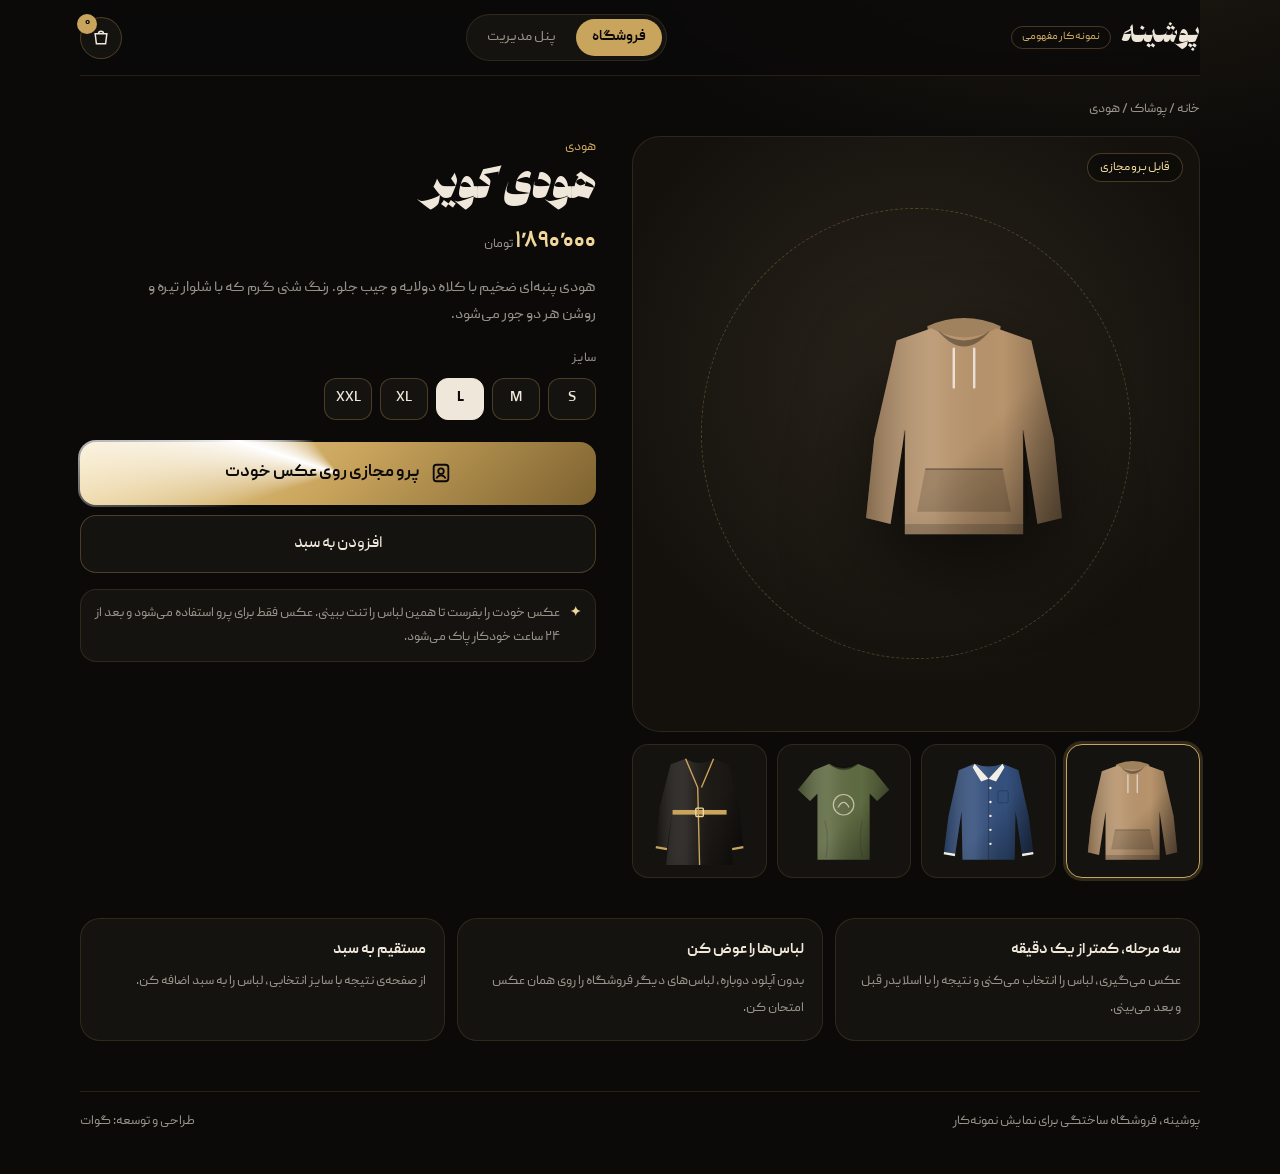
<file: work/porov/index.html>
<!doctype html><html lang="fa" dir="rtl"><head><meta charset="utf-8"><meta name="viewport" content="width=device-width,initial-scale=1,viewport-fit=cover"><link rel="icon" href="data:,">
<title>پرو مجازی پوشینه</title>
<meta name="claude:viewport-fit-sides" content="cover">
<style>
/* Layout: store page (gallery + buy box) with a full-screen try-on studio sheet; admin as a second tab. Dark-gold, single theme by choice. */
:root{
  --bg:#0b0a09; --panel:#15130f; --panel2:#1c1915; --line:#c9a45c26; --line2:#c9a45c4d;
  --gold:#c9a45c; --gold-hi:#f1d79a; --gold-lo:#7d6230; --ivory:#efe8da; --mute:#efe8da99; --ok:#7fd1a0; --warn:#e8b25a;
  --disp:Paykan,Peyda,Tahoma,sans-serif; --body:Peyda,Tahoma,sans-serif;
  color-scheme:dark;
}
@font-face{font-family:Paykan;src:url(fonts/Paykan-800.woff2) format("woff2");font-weight:800;font-display:swap}
@font-face{font-family:Peyda;src:url(fonts/Peyda-500.woff2) format("woff2");font-weight:400 500;font-display:swap}
@font-face{font-family:Peyda;src:url(fonts/Peyda-700.woff2) format("woff2");font-weight:600 800;font-display:swap}
@property --ga{syntax:"<angle>";initial-value:0deg;inherits:false}
*{box-sizing:border-box}
[hidden]{display:none!important}
html,body{background:var(--bg);color:var(--ivory)}
body{font-family:var(--body);font-size:15px;line-height:1.8;margin:0}
.app{direction:rtl;min-height:100%;background:radial-gradient(900px 500px at 85% -10%,#c9a45c1f,transparent 60%),var(--bg);padding-left:max(16px,env(safe-area-inset-left,0px));padding-right:max(16px,env(safe-area-inset-right,0px));padding-block:0 40px}
.wrap{max-width:1120px;margin:0 auto}
button,input{font:inherit;color:inherit}
button{cursor:pointer}
:focus-visible{outline:2px solid var(--gold-hi);outline-offset:2px}
/* header */
.hd{position:sticky;top:env(safe-area-inset-top,0px);z-index:20;display:flex;align-items:center;justify-content:space-between;gap:12px;padding:14px 0;backdrop-filter:blur(12px);background:#0b0a09c7;border-bottom:1px solid var(--line)}
.brand{display:flex;align-items:center;gap:10px}
.brand b{font-family:var(--disp);font-size:24px;letter-spacing:-.3px}
.brand small{font-size:11px;color:var(--gold);border:1px solid var(--line2);border-radius:99px;padding:1px 10px}
.tabs{display:flex;gap:4px;background:var(--panel);border:1px solid var(--line);border-radius:99px;padding:4px}
.tabs button{border:0;background:none;padding:6px 16px;border-radius:99px;font-size:14px;color:var(--mute)}
.tabs button[aria-selected="true"]{background:var(--gold);color:var(--bg);font-weight:700}
.cart{position:relative;width:42px;height:42px;border-radius:50%;border:1px solid var(--line2);background:var(--panel);display:grid;place-items:center}
.cart i{position:absolute;top:-4px;left:-4px;min-width:20px;height:20px;border-radius:99px;background:var(--gold);color:var(--bg);font-style:normal;font-size:11px;font-weight:700;display:grid;place-items:center;padding:0 5px}
/* product */
.crumbs{font-size:13px;color:var(--mute);margin:22px 0 14px}
.prod{display:grid;grid-template-columns:1.1fr 1fr;gap:36px;align-items:start}
.gal{position:relative;border-radius:28px;background:radial-gradient(circle at 50% 40%,#2a241b,#14110d 70%);border:1px solid var(--line);aspect-ratio:1/1.05;max-width:100%;display:grid;place-items:center;overflow:hidden}
.gal svg{width:68%;height:auto;filter:drop-shadow(0 30px 40px #0009);transition:transform .6s cubic-bezier(.2,.8,.2,1)}
.gal .ring{position:absolute;inset:12%;border-radius:50%;border:1px dashed var(--line2)}
.gal .badge{position:absolute;top:16px;right:16px;font-size:12px;background:#0b0a09b3;border:1px solid var(--line2);border-radius:99px;padding:3px 12px;color:var(--gold-hi)}
.thumbs{display:grid;grid-template-columns:repeat(4,1fr);gap:10px;margin-top:12px}
.thumbs button{aspect-ratio:1;border-radius:16px;border:1px solid var(--line);background:var(--panel);padding:8px;display:grid;place-items:center}
.thumbs button[aria-pressed="true"]{border-color:var(--gold);box-shadow:0 0 0 3px #c9a45c33}
.thumbs svg{width:80%;height:auto}
.buy{min-width:0}
.buy .cat{font-size:13px;color:var(--gold)}
.buy h1{font-family:var(--disp);font-size:clamp(24px,4vw,40px);line-height:1.35;margin:4px 0 6px;text-wrap:balance}
.price{font-size:22px;font-weight:700;color:var(--gold-hi);font-variant-numeric:tabular-nums}
.price small{font-size:13px;color:var(--mute);font-weight:500}
.desc{color:var(--mute);max-width:52ch;margin:12px 0 18px}
.lbl{font-size:13px;color:var(--mute);margin-bottom:8px}
.sizes{display:flex;gap:8px;flex-wrap:wrap;margin-bottom:22px}
.sizes button{min-width:48px;height:42px;border-radius:12px;border:1px solid var(--line2);background:var(--panel)}
.sizes button[aria-pressed="true"]{background:var(--ivory);color:var(--bg);font-weight:700;border-color:var(--ivory)}
.acts{display:grid;gap:10px}
.beam{position:relative;border:0;border-radius:16px;padding:16px 20px;font-weight:700;font-size:17px;color:var(--bg);background:linear-gradient(135deg,var(--gold-hi),var(--gold) 50%,var(--gold-lo));isolation:isolate;display:flex;align-items:center;justify-content:center;gap:10px}
.beam::before{content:"";position:absolute;inset:-2px;border-radius:18px;background:conic-gradient(from var(--ga),transparent 0 70%,#fff 80%,transparent 90%);z-index:-1;animation:spin 3s linear infinite}
@keyframes spin{to{--ga:360deg}}
.ghost{border:1px solid var(--line2);background:var(--panel);border-radius:16px;padding:14px 20px;font-size:16px}
.note{display:flex;gap:10px;align-items:flex-start;margin-top:16px;font-size:13px;color:var(--mute);background:var(--panel);border:1px solid var(--line);border-radius:16px;padding:12px 14px}
.note b{color:var(--gold-hi)}
.feat{display:grid;grid-template-columns:repeat(3,1fr);gap:12px;margin-top:40px}
.feat div{background:var(--panel);border:1px solid var(--line);border-radius:20px;padding:18px}
.feat b{display:block;font-size:15px;margin-bottom:4px}
.feat span{font-size:13px;color:var(--mute)}
/* try-on sheet */
.sheet{position:fixed;inset:0;z-index:50;background:#060504f2;backdrop-filter:blur(10px);display:grid;place-items:center;padding:calc(16px + env(safe-area-inset-top,0px)) max(16px,env(safe-area-inset-right,0px)) calc(16px + env(safe-area-inset-bottom,0px)) max(16px,env(safe-area-inset-left,0px));direction:rtl}
.studio{width:min(980px,100%);max-height:100%;overflow:auto;background:var(--panel);border:1px solid var(--line2);border-radius:28px;display:grid;grid-template-columns:1.15fr 1fr;animation:pop .45s cubic-bezier(.2,.9,.25,1.2)}
@keyframes pop{from{transform:translateY(24px) scale(.97);opacity:.4}}
.stage{position:relative;background:#0b0a09;min-height:420px;display:grid;place-items:center;border-left:1px solid var(--line)}
.stage canvas{max-width:100%;max-height:72vh;display:block;touch-action:none}
.side{padding:24px;display:flex;flex-direction:column;gap:14px;min-width:0}
.side h2{font-family:var(--disp);font-size:24px;margin:0;line-height:1.4}
.x{position:absolute;top:14px;left:14px;z-index:3;width:40px;height:40px;border-radius:50%;border:1px solid var(--line2);background:#0b0a09cc;font-size:18px}
.steps{display:flex;gap:6px}
.steps i{flex:1;height:4px;border-radius:4px;background:var(--line2)}
.steps i.on{background:var(--gold)}
.drop{border:1.5px dashed var(--line2);border-radius:20px;padding:22px;text-align:center;display:grid;gap:8px;place-items:center}
.drop.hot{border-color:var(--gold);background:#c9a45c12}
.drop svg{opacity:.8}
.check{display:flex;gap:10px;align-items:flex-start;font-size:13px;color:var(--mute)}
.check input{accent-color:var(--gold);margin-top:5px}
.list{font-size:14px;display:grid;gap:8px}
.list div{display:flex;gap:10px;align-items:center;color:var(--mute);transition:color .3s}
.list div i{width:22px;height:22px;border-radius:50%;border:1px solid var(--line2);display:grid;place-items:center;font-style:normal;font-size:12px;flex:none}
.list div.done{color:var(--ivory)}.list div.done i{background:var(--gold);color:var(--bg);border-color:var(--gold)}
.list div.run i{border-color:var(--gold);border-top-color:transparent;animation:rot .8s linear infinite}
@keyframes rot{to{transform:rotate(360deg)}}
.scan{position:absolute;left:0;right:0;height:3px;background:linear-gradient(90deg,transparent,var(--gold-hi),transparent);box-shadow:0 0 24px 6px #f1d79a66;animation:scan 1.6s ease-in-out infinite alternate}
@keyframes scan{from{top:8%}to{top:90%}}
.cmp{position:absolute;inset:0;pointer-events:none}
.cmp .bar{position:absolute;top:0;bottom:0;width:2px;background:var(--gold-hi);box-shadow:0 0 12px #f1d79a}
.cmp .knob{position:absolute;top:50%;width:40px;height:40px;margin:-20px -19px;border-radius:50%;background:var(--gold);color:var(--bg);display:grid;place-items:center;font-size:14px;font-weight:700}
.lb2{position:absolute;bottom:12px;font-size:12px;background:#0b0a09cc;border:1px solid var(--line2);border-radius:99px;padding:2px 10px}
.chips{display:flex;gap:8px;overflow-x:auto;padding-bottom:4px}
.chips button{flex:none;width:64px;height:64px;border-radius:14px;border:1px solid var(--line);background:var(--panel2);display:grid;place-items:center;padding:6px}
.chips button[aria-pressed="true"]{border-color:var(--gold);box-shadow:0 0 0 3px #c9a45c33}
.chips svg{width:100%;height:auto}
.rng{display:grid;gap:4px;font-size:13px;color:var(--mute)}
.rng input{accent-color:var(--gold);width:100%}
.honest{font-size:12px;color:var(--warn);background:#e8b25a14;border:1px solid #e8b25a40;border-radius:12px;padding:8px 12px;line-height:1.7}
/* admin */
.adm{display:grid;grid-template-columns:repeat(4,1fr);gap:14px;margin-top:22px}
.card{background:var(--panel);border:1px solid var(--line);border-radius:22px;padding:20px;min-width:0}
.card h3{margin:0 0 12px;font-size:16px}
.kpi{font-family:var(--disp);font-size:30px;color:var(--gold-hi);font-variant-numeric:tabular-nums}
.kpi+span{font-size:12px;color:var(--mute)}
.span2{grid-column:span 2}.span4{grid-column:1/-1}
.opt{display:flex;gap:12px;align-items:flex-start;border:1px solid var(--line);border-radius:16px;padding:12px 14px;margin-bottom:10px}
.opt input{accent-color:var(--gold);margin-top:6px}
.opt small{display:block;color:var(--mute);font-size:12px}
.fld{width:100%;background:var(--bg);border:1px solid var(--line2);border-radius:12px;padding:10px 12px;direction:ltr;text-align:left;font-size:14px}
.tg{display:flex;justify-content:space-between;align-items:center;gap:12px;padding:10px 0;border-bottom:1px solid var(--line);font-size:14px}
.tg:last-child{border-bottom:0}
.sw{position:relative;width:46px;height:26px;flex:none}
.sw input{position:absolute;inset:0;opacity:0;margin:0;cursor:pointer}
.sw span{position:absolute;inset:0;border-radius:99px;background:var(--line2);transition:.25s;pointer-events:none}
.sw span::after{content:"";position:absolute;top:3px;right:3px;width:20px;height:20px;border-radius:50%;background:var(--ivory);transition:.25s}
.sw input:checked+span{background:var(--gold)}
.sw input:checked+span::after{right:23px;background:var(--bg)}
.tbl{width:100%;border-collapse:collapse;font-size:14px}
.tbl td,.tbl th{padding:10px 8px;border-bottom:1px solid var(--line);text-align:right}
.tbl th{font-size:12px;color:var(--mute);font-weight:500}
.tbl td.n{font-variant-numeric:tabular-nums}
.tblw{overflow-x:auto}
.ex{font-size:11px;color:var(--mute);border:1px solid var(--line);border-radius:99px;padding:0 8px;margin-right:6px}
/* toast */
.toast{position:fixed;left:50%;bottom:calc(24px + env(safe-area-inset-bottom,0px));transform:translateX(-50%);z-index:80;display:flex;gap:10px;align-items:center;background:var(--panel2);border:1px solid var(--gold);border-radius:16px;padding:12px 18px;box-shadow:0 20px 40px #000a;animation:tin .5s cubic-bezier(.2,.9,.25,1.3);direction:rtl;max-width:calc(100% - 32px)}
.toast i{width:30px;height:30px;border-radius:50%;background:var(--gold);color:var(--bg);display:grid;place-items:center;font-style:normal;flex:none}
@keyframes tin{from{transform:translate(-50%,30px) scale(.9);opacity:0}}
.foot{margin-top:50px;padding-top:18px;border-top:1px solid var(--line);display:flex;justify-content:space-between;flex-wrap:wrap;gap:8px;font-size:13px;color:var(--mute)}
@media (max-width:860px){
  .prod{grid-template-columns:1fr;gap:20px}
  .feat{grid-template-columns:1fr}
  .studio{grid-template-columns:1fr;border-radius:22px}
  .studio{grid-auto-rows:max-content;align-content:start}
  .stage{border-left:0;border-bottom:1px solid var(--line);min-height:300px}
  .stage canvas{max-height:52vh}
  .adm{grid-template-columns:1fr 1fr}
  .span2{grid-column:1/-1}
}
@media (max-width:480px){
  .tabs button{padding:6px 10px;font-size:13px}
  .brand small{display:none}
  .adm{grid-template-columns:1fr}
  .side{padding:18px}
  .sheet{padding:0;place-items:stretch}
  .studio{border-radius:0;max-height:none;height:100%}
}
@media (prefers-reduced-motion:reduce){*{animation:none!important;transition:none!important}}
</style>
</head><body>

<div class="app" id="app">
  <div class="wrap">
    <header class="hd">
      <div class="brand"><b>پوشینه</b><small>نمونه‌کار مفهومی</small></div>
      <div class="tabs" role="tablist">
        <button role="tab" id="t-shop" aria-selected="true">فروشگاه</button>
        <button role="tab" id="t-adm" aria-selected="false">پنل مدیریت</button>
      </div>
      <button class="cart" id="cartBtn" aria-label="سبد خرید"><svg width="20" height="20" viewBox="0 0 24 24" fill="none" stroke="currentColor" stroke-width="1.8"><path d="M5 7h14l-1.5 12h-11z"/><path d="M9 7a3 3 0 016 0"/></svg><i id="cartN">۰</i></button>
    </header>

    <main id="shop">
      <div class="crumbs">خانه / پوشاک / <span id="crCat">هودی</span></div>
      <section class="prod">
        <div>
          <div class="gal"><span class="ring"></span><span class="badge">قابل پرو مجازی</span><div id="galImg"></div></div>
          <div class="thumbs" id="thumbs"></div>
        </div>
        <div class="buy">
          <div class="cat" id="pCat">هودی</div>
          <h1 id="pName">هودی کویر</h1>
          <div class="price" id="pPrice"></div>
          <p class="desc" id="pDesc"></p>
          <div class="lbl">سایز</div>
          <div class="sizes" id="sizes"></div>
          <div class="acts">
            <button class="beam" id="tryBtn"><svg width="22" height="22" viewBox="0 0 24 24" fill="none" stroke="currentColor" stroke-width="2"><rect x="4" y="3" width="16" height="18" rx="3"/><circle cx="12" cy="10" r="3"/><path d="M7 18c1-2.5 3-3.5 5-3.5s4 1 5 3.5"/></svg>پرو مجازی روی عکس خودت</button>
            <button class="ghost" id="addBtn">افزودن به سبد</button>
          </div>
          <div class="note"><b>✦</b><span>عکس خودت را بفرست تا همین لباس را تنت ببینی. عکس فقط برای پرو استفاده می‌شود و بعد از ۲۴ ساعت خودکار پاک می‌شود.</span></div>
        </div>
      </section>
      <section class="feat">
        <div><b>سه مرحله، کمتر از یک دقیقه</b><span>عکس می‌گیری، لباس را انتخاب می‌کنی و نتیجه را با اسلایدر قبل و بعد می‌بینی.</span></div>
        <div><b>لباس‌ها را عوض کن</b><span>بدون آپلود دوباره، لباس‌های دیگر فروشگاه را روی همان عکس امتحان کن.</span></div>
        <div><b>مستقیم به سبد</b><span>از صفحه‌ی نتیجه با سایز انتخابی، لباس را به سبد اضافه کن.</span></div>
      </section>
    </main>

    <main id="admin" hidden>
      <div class="crumbs">پنل مدیریت / پرو مجازی <span class="ex">اعداد نمونه</span></div>
      <section class="adm">
        <div class="card"><h3>پروهای امروز</h3><div class="kpi" id="kToday">۱۴۸</div><span>از سقف ۵۰۰ پرو روزانه</span></div>
        <div class="card"><h3>افزودن به سبد بعد از پرو</h3><div class="kpi">۳۸٪</div><span>بدون پرو: ۱۲٪</span></div>
        <div class="card"><h3>میانگین زمان پردازش</h3><div class="kpi">۷ ثانیه</div><span>سرور اختصاصی</span></div>
        <div class="card"><h3>عکس‌های در صف حذف</h3><div class="kpi">۶۱</div><span>پاک‌سازی خودکار هر ۲۴ ساعت</span></div>
        <div class="card span2"><h3>پروها در ۷ روز گذشته</h3><svg id="chart" viewBox="0 0 420 170" width="100%" height="170" role="img" aria-label="نمودار پروهای ۷ روز گذشته"></svg></div>
        <div class="card span2"><h3>موتور پردازش</h3>
          <label class="opt"><input type="radio" name="eng" id="eng1" value="gpu" checked><span>سرور اختصاصی GPU<small>مدل متن‌باز با مجوز تجاری؛ هزینه‌ی هر عکس ندارد</small></span></label>
          <label class="opt"><input type="radio" name="eng" id="eng2" value="api"><span>سرویس آنلاین<small>بدون سرور؛ هزینه برای هر عکس حساب می‌شود</small></span></label>
          <div class="lbl">آدرس سرور پردازش</div>
          <input class="fld" id="srv" value="https://tryon.pooshineh.example/api">
        </div>
        <div class="card span2"><h3>تنظیمات</h3>
          <div class="tg"><span>پرو مجازی در فروشگاه فعال باشد</span><label class="sw"><input type="checkbox" id="s1" checked aria-label="فعال بودن پرو"><span></span></label></div>
          <div class="tg"><span>تیک رضایت قبل از آپلود عکس</span><label class="sw"><input type="checkbox" id="s2" checked aria-label="تیک رضایت"><span></span></label></div>
          <div class="tg"><span>حذف خودکار عکس‌ها بعد از ۲۴ ساعت</span><label class="sw"><input type="checkbox" id="s3" checked aria-label="حذف خودکار"><span></span></label></div>
          <div class="tg"><span>سقف پرو برای هر کاربر در روز</span><input class="fld" id="lim" type="number" value="10" min="1" max="50" style="width:84px;text-align:center"></div>
        </div>
        <div class="card span2"><h3>محصولات قابل پرو</h3><div class="tblw"><table class="tbl"><thead><tr><th>محصول</th><th>پرو این هفته</th><th>فعال</th></tr></thead><tbody id="ptbl"></tbody></table></div></div>
      </section>
    </main>

    <footer class="foot"><span>پوشینه، فروشگاه ساختگی برای نمایش نمونه‌کار</span><span>طراحی و توسعه: گوات</span></footer>
  </div>
</div>

<div class="sheet" id="sheet" hidden>
  <div class="studio" role="dialog" aria-modal="true" aria-labelledby="stTitle">
    <div class="stage" id="stage">
      <button class="x" id="closeBtn" aria-label="بستن">✕</button>
      <canvas id="cv" width="600" height="800"></canvas>
      <div class="cmp" id="cmp" hidden><div class="bar" id="cbar"><div class="knob">⇆</div></div><span class="lb2" style="right:12px">بعد</span><span class="lb2" style="left:12px">قبل</span></div>
      <div class="scan" id="scan" hidden></div>
    </div>
    <div class="side" id="side"></div>
  </div>
</div>
<input type="file" id="file" accept="image/*" capture="user" hidden>

<script>
const fa=s=>String(s).replace(/\d/g,d=>'۰۱۲۳۴۵۶۷۸۹'[d]);
const money=n=>fa(n.toLocaleString('en-US').replace(/,/g,'٬'));
const $=id=>document.getElementById(id);

/* ---------- garments (SVG, viewBox 200x220; shoulders at x 40–160, neck at y 8) ---------- */
function dark(h,f){const n=parseInt(h.slice(1),16);const r=n>>16&255,g=n>>8&255,b=n&255;return '#'+[r,g,b].map(v=>Math.round(v*f).toString(16).padStart(2,'0')).join('')}
function shade(id,c){return `<defs><linearGradient id="${id}" x1="0" y1="0" x2="1" y2="1"><stop offset="0" stop-color="${c}"/><stop offset=".55" stop-color="${c}"/><stop offset="1" stop-color="${dark(c,.55)}"/></linearGradient><linearGradient id="${id}h" x1="0" y1="0" x2="1" y2="0"><stop offset="0" stop-color="#000" stop-opacity=".28"/><stop offset=".35" stop-color="#fff" stop-opacity=".10"/><stop offset=".7" stop-color="#000" stop-opacity="0"/><stop offset="1" stop-color="#000" stop-opacity=".3"/></linearGradient></defs>`}
const G={
 hoodie:(c,k)=>`<svg xmlns="http://www.w3.org/2000/svg" viewBox="0 0 200 220">${shade('g'+k,c)}
  <path d="M64 10 Q100 -6 136 10 L132 34 Q100 46 68 34Z" fill="${c}" opacity=".85"/>
  <path d="M68 12 Q100 30 132 12 L166 24 L188 120 L196 198 L172 204 L158 112 L158 214 L42 214 L42 112 L28 204 L4 198 L12 120 L34 24Z" fill="url(#g${k})"/>
  <path d="M68 12 Q100 30 132 12 L166 24 L188 120 L196 198 L172 204 L158 112 L158 214 L42 214 L42 112 L28 204 L4 198 L12 120 L34 24Z" fill="url(#g${k}h)"/>
  <path d="M74 14 Q100 34 126 14 Q100 46 74 14Z" fill="#000" opacity=".35"/>
  <path d="M90 32 V70 M110 32 V70" stroke="#fff" stroke-opacity=".7" stroke-width="2.4" stroke-linecap="round"/>
  <path d="M62 150 H138 L146 192 H54Z" fill="#000" opacity=".16"/><path d="M62 150 H138" stroke="#000" stroke-opacity=".25" stroke-width="2"/>
  <rect x="42" y="204" width="116" height="10" fill="#000" opacity=".18"/>
  <path d="M158 112 L162 196 M42 112 L38 196" stroke="#000" stroke-opacity=".2" stroke-width="2"/></svg>`,
 shirt:(c,k)=>`<svg xmlns="http://www.w3.org/2000/svg" viewBox="0 0 200 220">${shade('g'+k,c)}
  <path d="M70 8 Q100 20 130 8 L164 22 L186 120 L196 200 L172 204 L158 110 L156 214 L44 214 L42 110 L28 204 L4 200 L14 120 L36 22Z" fill="url(#g${k})"/>
  <path d="M70 8 Q100 20 130 8 L164 22 L186 120 L196 200 L172 204 L158 110 L156 214 L44 214 L42 110 L28 204 L4 200 L14 120 L36 22Z" fill="url(#g${k}h)"/>
  <path d="M70 8 L100 40 L84 46 L66 16Z M130 8 L100 40 L116 46 L134 16Z" fill="#f3eee4"/>
  <path d="M100 40 V214" stroke="#000" stroke-opacity=".25" stroke-width="2"/>
  ${[60,90,120,150,180].map(y=>`<circle cx="104" cy="${y}" r="2.6" fill="#f3eee4"/>`).join('')}
  <rect x="120" y="66" width="22" height="26" rx="3" fill="none" stroke="#000" stroke-opacity=".25" stroke-width="2"/>
  <path d="M4 200 L28 204 M196 200 L172 204" stroke="#f3eee4" stroke-width="5"/></svg>`,
 tee:(c,k)=>`<svg xmlns="http://www.w3.org/2000/svg" viewBox="0 0 200 220">${shade('g'+k,c)}
  <path d="M70 8 Q100 26 130 8 L164 22 L198 64 L172 88 L156 72 L156 214 L44 214 L44 72 L28 88 L2 64 L36 22Z" fill="url(#g${k})"/>
  <path d="M70 8 Q100 26 130 8 L164 22 L198 64 L172 88 L156 72 L156 214 L44 214 L44 72 L28 88 L2 64 L36 22Z" fill="url(#g${k}h)"/>
  <path d="M70 8 Q100 26 130 8 Q100 36 70 8Z" fill="#000" opacity=".35"/><path d="M70 8 Q100 26 130 8" stroke="#000" stroke-opacity=".3" stroke-width="5" fill="none"/>
  <circle cx="100" cy="96" r="22" fill="none" stroke="#f1e6cf" stroke-opacity=".7" stroke-width="2.5"/><path d="M88 102 Q100 80 112 102" stroke="#f1e6cf" stroke-opacity=".7" stroke-width="2.5" fill="none"/>
  <path d="M60 130 Q70 170 62 210 M140 130 Q132 170 140 210" stroke="#000" stroke-opacity=".12" stroke-width="3" fill="none"/></svg>`,
 coat:(c,k)=>`<svg xmlns="http://www.w3.org/2000/svg" viewBox="0 0 200 240">${shade('g'+k,c)}
  <path d="M70 8 Q100 26 130 8 L162 20 L186 112 L194 198 L170 202 L158 114 L172 236 L28 236 L42 114 L30 202 L6 198 L14 112 L38 20Z" fill="url(#g${k})"/>
  <path d="M70 8 Q100 26 130 8 L162 20 L186 112 L194 198 L170 202 L158 114 L172 236 L28 236 L42 114 L30 202 L6 198 L14 112 L38 20Z" fill="url(#g${k}h)"/>
  <path d="M70 8 L96 70 L100 236 M130 8 L104 70" stroke="#c9a45c" stroke-width="3" fill="none"/>
  <rect x="42" y="118" width="116" height="10" fill="#c9a45c"/><rect x="92" y="114" width="16" height="18" rx="2" fill="none" stroke="#f1d79a" stroke-width="3"/>
  <path d="M6 198 L30 202 M194 198 L170 202" stroke="#c9a45c" stroke-width="5"/></svg>`
};
const P=[
 {id:'p1',g:'hoodie',c:'#b8946c',name:'هودی کویر',cat:'هودی',price:1890000,desc:'هودی پنبه‌ای ضخیم با کلاه دولایه و جیب جلو. رنگ شنی گرم که با شلوار تیره و روشن هر دو جور می‌شود.',tries:412},
 {id:'p2',g:'shirt',c:'#34507d',name:'پیراهن بندر',cat:'پیراهن',price:1450000,desc:'پیراهن نخی آبی نیلی با یقه‌ی سفید و دکمه‌های صدفی. مناسب کار و مهمانی‌های ساده.',tries:268},
 {id:'p3',g:'tee',c:'#5f6b42',name:'تیشرت نخل',cat:'تیشرت',price:690000,desc:'تیشرت زیتونی با چاپ خطی کوچک روی سینه. جنس نخ صددرصد و خنک برای تابستان جنوب.',tries:351},
 {id:'p4',g:'coat',c:'#1d1a16',name:'مانتو سپیده',cat:'مانتو',price:2750000,desc:'مانتوی بلند مشکی با نوار و کمربند طلایی. برش ساده و رسمی، برای پاییز و زمستان.',tries:193}
];
let cur=P[0],size='L',cart=0;
const svgOf=(p,k)=>G[p.g](p.c,k||p.id);

/* ---------- product page ---------- */
function renderProduct(){
  $('galImg').innerHTML=svgOf(cur,'main');
  const s=$('galImg').firstElementChild; s.style.transform='translateY(10px) scale(.96)'; requestAnimationFrame(()=>s.style.transform='');
  $('pName').textContent=cur.name;$('pCat').textContent=cur.cat;$('crCat').textContent=cur.cat;
  $('pPrice').innerHTML=money(cur.price)+' <small>تومان</small>';$('pDesc').textContent=cur.desc;
  $('thumbs').innerHTML=P.map(p=>`<button aria-pressed="${p===cur}" data-id="${p.id}" aria-label="${p.name}">${svgOf(p,'t'+p.id)}</button>`).join('');
}
$('thumbs').onclick=e=>{const b=e.target.closest('button');if(!b)return;cur=P.find(p=>p.id===b.dataset.id);renderProduct()};
$('sizes').innerHTML=['S','M','L','XL','XXL'].map(s=>`<button aria-pressed="${s===size}" data-s="${s}">${s}</button>`).join('');
$('sizes').onclick=e=>{const b=e.target.closest('button');if(!b)return;size=b.dataset.s;[...$('sizes').children].forEach(x=>x.setAttribute('aria-pressed',x===b))};
function toast(msg,ic='✓'){document.querySelectorAll('.toast').forEach(t=>t.remove());const t=document.createElement('div');t.className='toast';t.innerHTML=`<i>${ic}</i><span>${msg}</span>`;document.body.appendChild(t);setTimeout(()=>t.remove(),2600)}
function addCart(){cart++;$('cartN').textContent=fa(cart);$('cartBtn').animate([{transform:'scale(1)'},{transform:'scale(1.25)'},{transform:'scale(1)'}],{duration:450});toast(`${cur.name}، سایز ${size}، به سبد اضافه شد`,'🛍︎')}
$('addBtn').onclick=addCart;

/* ---------- tabs ---------- */
function tab(a){$('t-shop').setAttribute('aria-selected',a==='shop');$('t-adm').setAttribute('aria-selected',a==='adm');$('shop').hidden=a!=='shop';$('admin').hidden=a!=='adm'}
$('t-shop').onclick=()=>tab('shop');$('t-adm').onclick=()=>tab('adm');

/* ---------- sample person (drawn, so the demo works without a photo) ---------- */
const SAMPLE=`<svg xmlns="http://www.w3.org/2000/svg" viewBox="0 0 600 800"><defs><radialGradient id="bg" cx=".5" cy=".35" r=".8"><stop offset="0" stop-color="#3a3126"/><stop offset="1" stop-color="#14110d"/></radialGradient><linearGradient id="sk" x1="0" y1="0" x2="1" y2="1"><stop offset="0" stop-color="#d9a982"/><stop offset="1" stop-color="#a87451"/></linearGradient><linearGradient id="tp" x1="0" y1="0" x2="0" y2="1"><stop offset="0" stop-color="#e9e3d8"/><stop offset="1" stop-color="#bdb4a6"/></linearGradient></defs>
<rect width="600" height="800" fill="url(#bg)"/><ellipse cx="300" cy="780" rx="190" ry="22" fill="#000" opacity=".35"/>
<path d="M216 470 L206 770 H286 L298 520 L312 770 H392 L384 470Z" fill="#2b2f38"/>
<path d="M196 262 Q170 270 160 330 L150 470 Q148 500 160 504 Q172 506 176 480 L190 360Z" fill="url(#sk)"/>
<path d="M404 262 Q430 270 440 330 L450 470 Q452 500 440 504 Q428 506 424 480 L410 360Z" fill="url(#sk)"/>
<path d="M270 196 H330 V246 H270Z" fill="url(#sk)"/>
<path d="M196 250 Q300 228 404 250 L412 300 L396 480 H204 L188 300Z" fill="url(#tp)"/>
<ellipse cx="300" cy="150" rx="58" ry="70" fill="url(#sk)"/>
<path d="M240 140 Q238 70 300 70 Q364 70 360 140 Q350 104 300 100 Q252 104 240 140Z" fill="#2a1d14"/>
<rect x="196" y="760" width="96" height="22" rx="10" fill="#111"/><rect x="308" y="760" width="96" height="22" rx="10" fill="#111"/></svg>`;
/* where the garment sits on the sample (canvas px) */
const SAMPLE_FIT={x:300,y:226,w:360};

/* ---------- try-on studio ---------- */
const cv=$('cv'),ctx=cv.getContext('2d');
let base=null,fit={...SAMPLE_FIT},sel=cur,split=.5,phase='upload',consent=true;
function img(src){return new Promise((r,j)=>{const i=new Image();i.onload=()=>r(i);i.onerror=j;i.src=src})}
const svgUrl=s=>'data:image/svg+xml;charset=utf-8,'+encodeURIComponent(s);
async function setBase(src,isSample){
  const i=await img(src);const W=600,H=Math.round(W*i.height/i.width);
  cv.width=W;cv.height=Math.min(H,1000);
  const off=document.createElement('canvas');off.width=W;off.height=cv.height;off.getContext('2d').drawImage(i,0,0,W,H);base=off;
  fit=isSample?{...SAMPLE_FIT}:{x:W/2,y:cv.height*.26,w:W*.6};
  draw();
}
let gImg=null;
async function loadGarment(){gImg=await img(svgUrl(svgOf(sel,'try')))}
function draw(){
  if(!base)return;ctx.clearRect(0,0,cv.width,cv.height);ctx.drawImage(base,0,0);
  if(phase==='result'&&gImg){
    const w=fit.w,h=w*gImg.height/gImg.width,x=fit.x-w/2,y=fit.y;
    ctx.save();ctx.beginPath();ctx.rect(cv.width*(1-split),0,cv.width,cv.height);ctx.clip();
    ctx.shadowColor='#0008';ctx.shadowBlur=18;ctx.shadowOffsetY=8;ctx.drawImage(gImg,x,y,w,h);ctx.restore();
    const bx=cv.getBoundingClientRect(),sc=bx.width/cv.width;$('cbar').style.right=(split*bx.width)+'px';
  }
  if(phase==='scan'){
    ctx.fillStyle='#f1d79a';const pts=[[0,-.1],[-.33,.03],[.33,.03],[-.38,.32],[.38,.32],[-.2,.62],[.2,.62],[-.1,.9],[.1,.9]];
    pts.slice(0,scanPts).forEach(([a,b])=>{ctx.beginPath();ctx.arc(fit.x+a*fit.w,fit.y+b*fit.w*1.4,6,0,7);ctx.fill()});
  }
}
let scanPts=0;
const side=$('side');
const stepBar=n=>`<div class="steps">${[1,2,3].map(i=>`<i class="${i<=n?'on':''}"></i>`).join('')}</div>`;
function viewUpload(){
  phase='upload';$('cmp').hidden=true;$('scan').hidden=true;draw();
  side.innerHTML=`${stepBar(1)}<h2 id="stTitle">عکست را بفرست</h2>
  <div class="drop" id="drop"><svg width="40" height="40" viewBox="0 0 24 24" fill="none" stroke="#c9a45c" stroke-width="1.6"><path d="M4 16v3h16v-3M12 4v11M7 9l5-5 5 5"/></svg>
   <span>عکس تمام‌قد یا تا زانو، رو به دوربین</span><button class="ghost" id="pick">انتخاب یا گرفتن عکس</button><small style="color:var(--mute)">یا عکس را اینجا رها کن</small></div>
  <button class="ghost" id="useSample">ادامه با عکس نمونه</button>
  <label class="check"><input type="checkbox" id="ok" ${consent?'checked':''}><span>موافقم عکسم فقط برای پرو استفاده شود و بعد از ۲۴ ساعت پاک شود.</span></label>
  <button class="beam" id="go">پرو کن: ${sel.name}</button>`;
  $('pick').onclick=()=>$('file').click();
  $('useSample').onclick=async()=>{await setBase(svgUrl(SAMPLE),true);toast('عکس نمونه انتخاب شد','👤')};
  $('ok').onchange=e=>consent=e.target.checked;
  const d=$('drop');['dragenter','dragover'].forEach(t=>d.addEventListener(t,e=>{e.preventDefault();d.classList.add('hot')}));
  ['dragleave','drop'].forEach(t=>d.addEventListener(t,e=>{e.preventDefault();d.classList.remove('hot')}));
  d.addEventListener('drop',e=>{const f=e.dataTransfer.files[0];if(f)readFile(f)});
  $('go').onclick=()=>{if(!consent){toast('برای ادامه، تیک رضایت را بزن','!');return}viewScan()};
}
function readFile(f){if(!f.type.startsWith('image/')){toast('فایل باید عکس باشد','!');return}const r=new FileReader();r.onload=async()=>{await setBase(r.result,false);toast('عکست آماده‌ی پرو است','📷')};r.readAsDataURL(f)}
$('file').onchange=e=>{const f=e.target.files[0];if(f)readFile(f);e.target.value=''};
async function viewScan(){
  phase='scan';scanPts=0;$('scan').hidden=false;await loadGarment();
  const L=['پیدا کردن بدن و شانه‌ها','جدا کردن لباس فعلی','تطبیق «'+sel.name+'» با بدن','ساخت تصویر نهایی'];
  side.innerHTML=`${stepBar(2)}<h2 id="stTitle">در حال پرو…</h2><div class="list" id="lst">${L.map(t=>`<div><i></i>${t}</div>`).join('')}</div>
  <p style="font-size:13px;color:var(--mute);margin:0">در نسخه‌ی واقعی این مرحله روی سرور هوش مصنوعی انجام می‌شود و چند ثانیه طول می‌کشد.</p>`;
  const rows=[...$('lst').children];
  for(let i=0;i<rows.length;i++){rows[i].className='run';
    for(let k=0;k<3;k++){await new Promise(r=>setTimeout(r,matchMedia('(prefers-reduced-motion:reduce)').matches?60:260));scanPts=Math.min(9,scanPts+1);draw()}
    rows[i].className='done';rows[i].firstElementChild.textContent='✓'}
  viewResult();
}
function viewResult(){
  phase='result';split=.5;$('scan').hidden=true;$('cmp').hidden=false;draw();
  side.innerHTML=`${stepBar(3)}<h2 id="stTitle">${sel.name} روی تو</h2>
  <div class="lbl" style="margin:0">لباس دیگری امتحان کن</div>
  <div class="chips" id="chips">${P.map(p=>`<button aria-pressed="${p===sel}" data-id="${p.id}" aria-label="${p.name}">${svgOf(p,'c'+p.id)}</button>`).join('')}</div>
  <div class="rng"><label for="rs">اندازه‌ی لباس روی عکس</label><input id="rs" type="range" min="0.6" max="1.5" step="0.01" value="1"></div>
  <div class="rng"><label for="rc">مقایسه‌ی قبل و بعد</label><input id="rc" type="range" min="0" max="1" step="0.01" value="0.5"></div>
  <div class="honest">این نمونه‌کار به مدل هوش مصنوعی وصل نیست و لباس را فقط روی عکس می‌گذارد. در نسخه‌ی واقعی، مدل پرو مجازی لباس را با چین و نور بدن خودِ مشتری می‌سازد.</div>
  <div style="display:grid;grid-template-columns:1fr 1fr;gap:10px"><button class="beam" id="rAdd" style="font-size:15px;padding:14px">افزودن به سبد · ${size}</button><button class="ghost" id="rNew">عکس دیگر</button></div>`;
  const w0=fit.w;
  $('rs').oninput=e=>{fit.w=w0*e.target.value;draw()};
  $('rc').oninput=e=>{split=+e.target.value;draw()};
  $('chips').onclick=async e=>{const b=e.target.closest('button');if(!b)return;sel=P.find(p=>p.id===b.dataset.id);await loadGarment();[...$('chips').children].forEach(x=>x.setAttribute('aria-pressed',x===b));$('stTitle').textContent=sel.name+' روی تو';$('rAdd').onclick=()=>{cur=sel;renderProduct();addCart()};draw();toast(sel.name+' روی عکست نشست','👕')};
  $('rAdd').onclick=()=>{cur=sel;renderProduct();addCart()};
  $('rNew').onclick=viewUpload;
}
/* drag garment to adjust */
let drag=null;
cv.addEventListener('pointerdown',e=>{if(phase!=='result')return;const r=cv.getBoundingClientRect(),s=cv.width/r.width;drag={x:e.clientX,y:e.clientY,fx:fit.x,fy:fit.y,s};cv.setPointerCapture(e.pointerId)});
cv.addEventListener('pointermove',e=>{if(!drag)return;fit.x=drag.fx+(e.clientX-drag.x)*drag.s;fit.y=drag.fy+(e.clientY-drag.y)*drag.s;draw()});
cv.addEventListener('pointerup',()=>drag=null);
async function openStudio(){sel=cur;$('sheet').hidden=false;document.body.style.overflow='hidden';if(!base)await setBase(svgUrl(SAMPLE),true);viewUpload();setTimeout(()=>$('closeBtn').focus(),50)}
function closeStudio(){$('sheet').hidden=true;document.body.style.overflow='';$('tryBtn').focus()}
$('tryBtn').onclick=openStudio;$('closeBtn').onclick=closeStudio;
document.addEventListener('keydown',e=>{if(e.key==='Escape'&&!$('sheet').hidden)closeStudio()});
addEventListener('resize',draw);

/* ---------- admin ---------- */
(function chart(){
  const d=[96,122,108,141,165,132,148],days=['ش','ی','د','س','چ','پ','ج'],max=200,W=420,H=170,l=34,b=26,t=12,iw=(W-l-10)/7;
  let s='';[0,50,100,150,200].forEach(v=>{const y=H-b-(v/max)*(H-b-t);s+=`<line x1="${l}" x2="${W-6}" y1="${y}" y2="${y}" stroke="#c9a45c22"/><text x="${l-6}" y="${y+4}" fill="#efe8da88" font-size="11" text-anchor="end" font-family="Peyda">${fa(v)}</text>`});
  d.forEach((v,i)=>{const h=(v/max)*(H-b-t),x=l+6+i*iw+iw*.18,w=iw*.64,y=H-b-h,last=i===d.length-1;
    s+=`<rect x="${x}" y="${y}" width="${w}" height="${h}" rx="6" fill="${last?'#f1d79a':'#c9a45c'}" opacity="${last?1:.55}"/><text x="${x+w/2}" y="${H-8}" fill="#efe8da99" font-size="12" text-anchor="middle" font-family="Peyda">${days[i]}</text>`;
    if(last)s+=`<text x="${x+w/2}" y="${y-6}" fill="#f1d79a" font-size="12" text-anchor="middle" font-family="Peyda" font-weight="700">${fa(v)}</text>`});
  $('chart').innerHTML=s;
})();
$('ptbl').innerHTML=P.map(p=>`<tr><td>${p.name}</td><td class="n">${fa(p.tries)}</td><td><label class="sw"><input type="checkbox" checked data-id="${p.id}" aria-label="پرو برای ${p.name}"><span></span></label></td></tr>`).join('');
$('ptbl').onchange=e=>{const p=P.find(x=>x.id===e.target.dataset.id);toast(e.target.checked?`پرو برای ${p.name} روشن شد`:`پرو برای ${p.name} خاموش شد`,e.target.checked?'✓':'⏸︎')};
document.querySelectorAll('input[name=eng]').forEach(r=>r.onchange=()=>toast(r.value==='gpu'?'موتور: سرور اختصاصی GPU':'موتور: سرویس آنلاین','⚙︎'));
$('srv').onchange=()=>toast('آدرس سرور ذخیره شد','🔗');
$('s1').onchange=e=>{$('tryBtn').hidden=!e.target.checked;toast(e.target.checked?'پرو مجازی در فروشگاه فعال شد':'پرو مجازی از فروشگاه برداشته شد',e.target.checked?'✓':'⏸︎')};
$('s2').onchange=e=>toast(e.target.checked?'تیک رضایت نمایش داده می‌شود':'تیک رضایت برداشته شد','🛡︎');
$('s3').onchange=e=>toast(e.target.checked?'حذف خودکار ۲۴ساعته روشن شد':'حذف خودکار خاموش شد','🗑︎');
$('lim').onchange=e=>toast(`سقف هر کاربر: ${fa(e.target.value)} پرو در روز`,'⏱︎');
renderProduct();
</script>
</body></html>
</file>
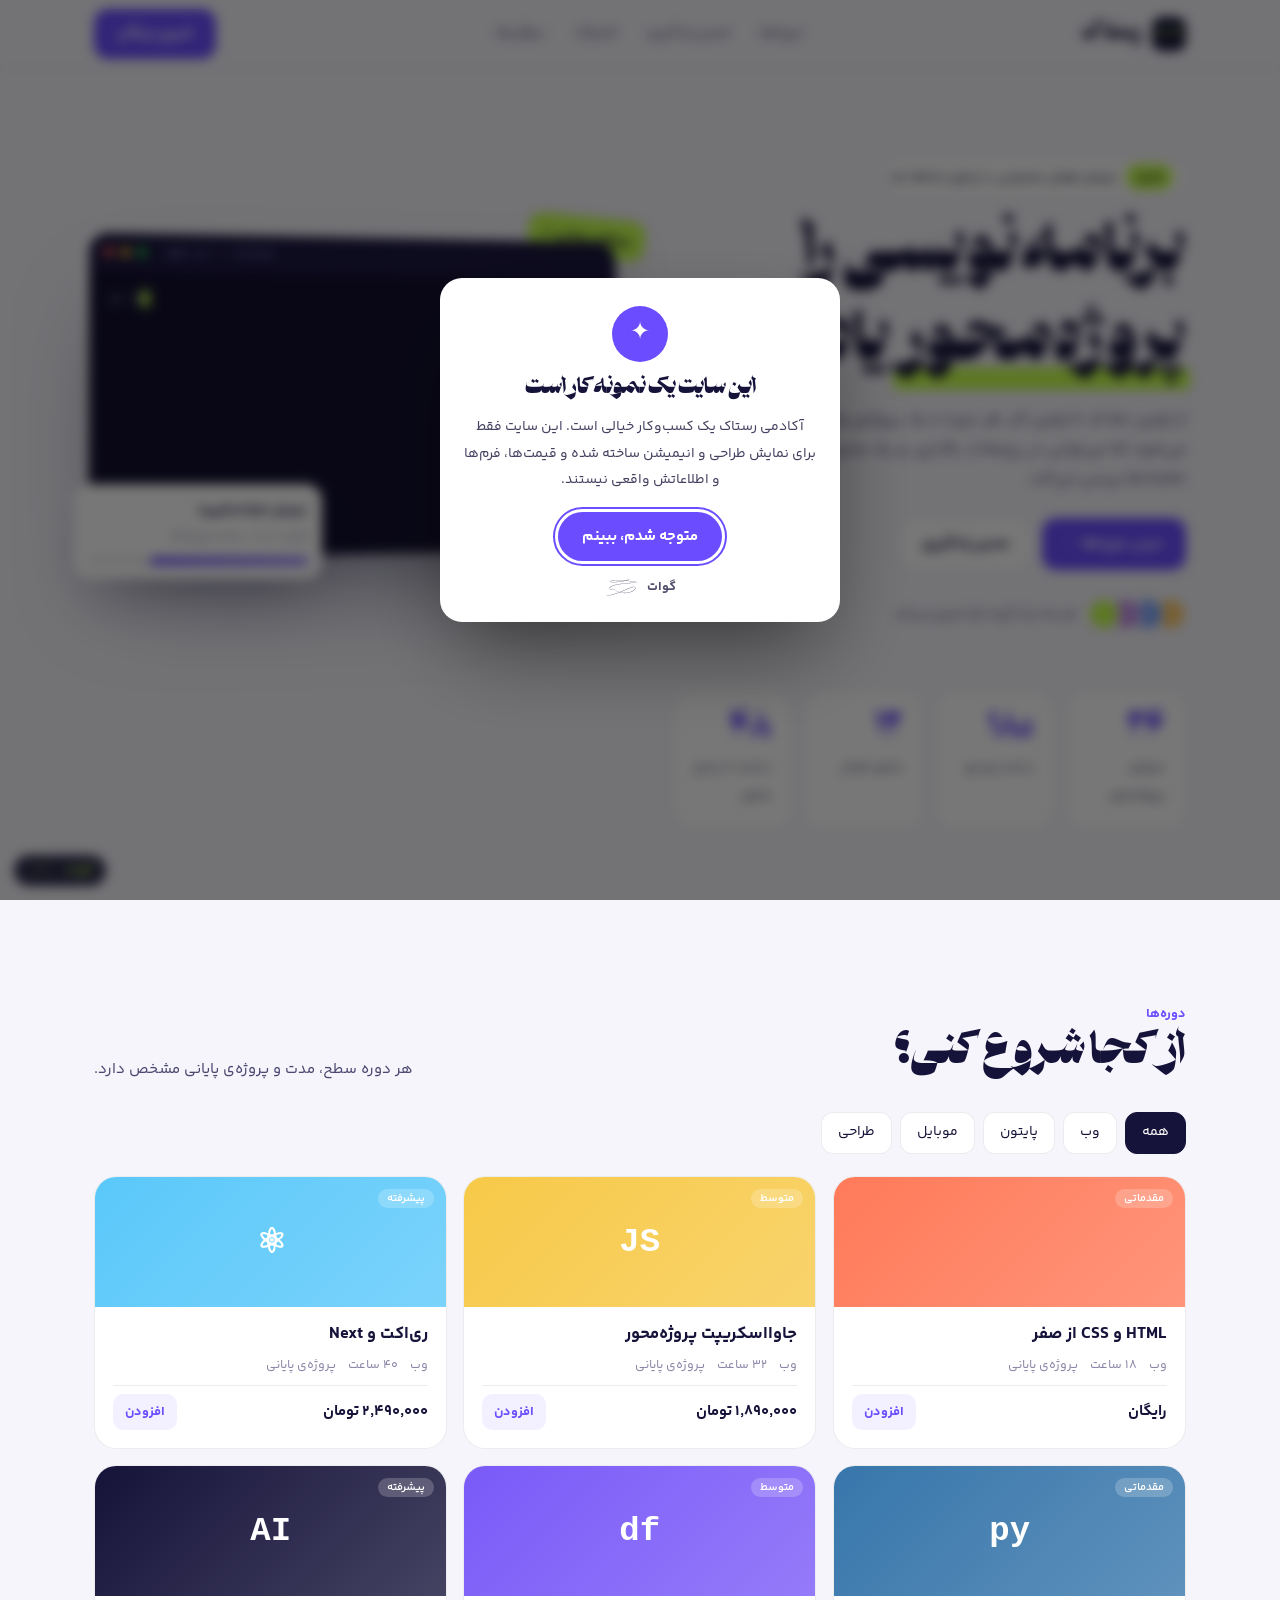
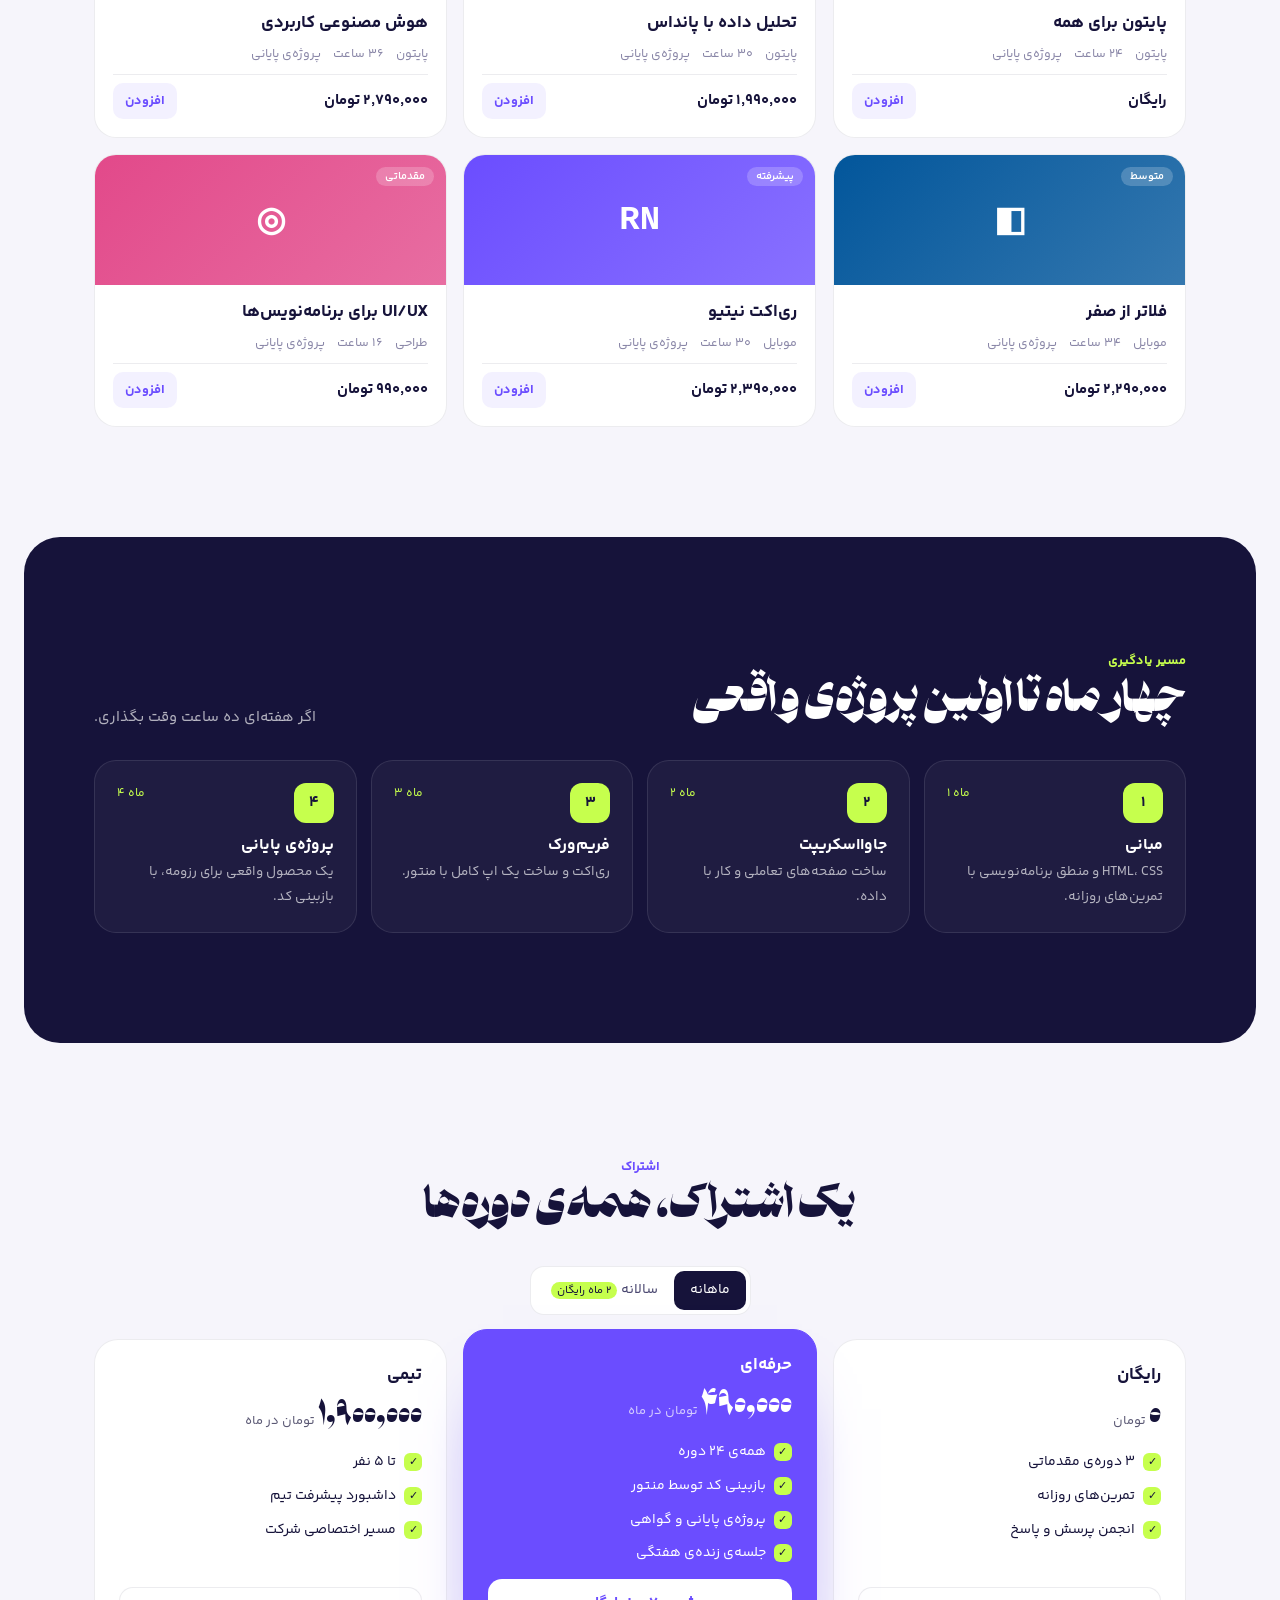
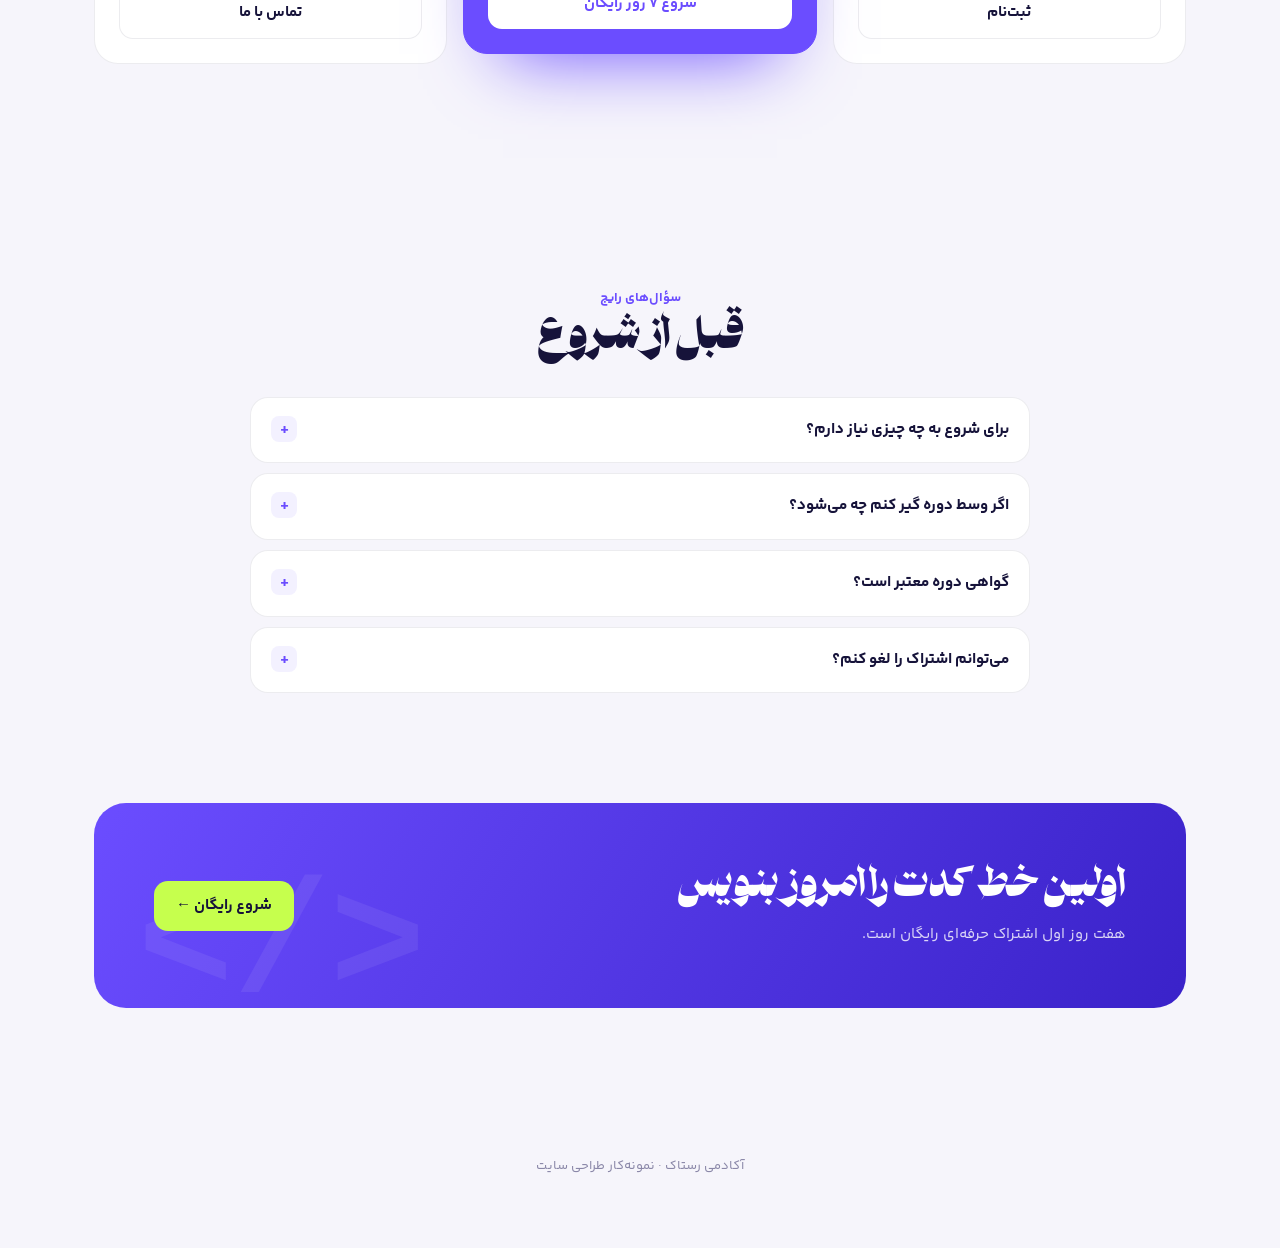
<file: work/rastak/index.html>
<!doctype html>
<html lang="fa" dir="rtl"><head><meta charset="utf-8"><meta name="viewport" content="width=device-width,initial-scale=1,viewport-fit=cover">
<title>آکادمی رستاک</title>
<link rel="stylesheet" href="../common.css">
<style>
@font-face{font-family:"Paykan";src:url("../../assets/fonts/Paykan-800.woff2") format("woff2");font-weight:800;font-display:swap}
@font-face{font-family:"Yekan Bakh";src:url("../../assets/fonts/YekanBakh-Regular.woff2") format("woff2");font-weight:400;font-display:swap}
@font-face{font-family:"Yekan Bakh";src:url("../../assets/fonts/YekanBakh-SemiBold.woff2") format("woff2");font-weight:600;font-display:swap}
@font-face{font-family:"Yekan Bakh";src:url("../../assets/fonts/YekanBakh-Bold.woff2") format("woff2");font-weight:700;font-display:swap}
/* Rastak: online coding academy. Bright paper + deep ink + electric violet + lime; live code editor in the hero. */
:root{--paper:#f6f5fb;--white:#fff;--ink:#16133a;--ink-2:#4a4770;--mute:#8a87a8;--violet:#6b4dff;--violet-2:#8f78ff;--lime:#c6ff4d;--line:#16133a14;
  --gw-bg:#fff;--gw-fg:#16133a;--gw-ac:#6b4dff;--gw-acfg:#fff;--gw-tagbg:#16133ae6;--gw-tagfg:#c6ff4d;color-scheme:light}
*{box-sizing:border-box}
html{scroll-behavior:smooth;overflow-x:clip}
body{margin:0;background:var(--paper);color:var(--ink);font-family:"Yekan Bakh",Tahoma,sans-serif;font-size:15px;line-height:1.85}
a{color:inherit;text-decoration:none}
h1,h2,h3{font-family:"Paykan","Yekan Bakh",sans-serif;font-weight:800;margin:0;line-height:1.35;text-wrap:balance}
.wrap{max-width:1180px;margin-inline:auto;padding-inline:clamp(16px,4vw,44px)}
:focus-visible{outline:2px solid var(--violet);outline-offset:3px;border-radius:8px}
.rv{transition:transform .9s cubic-bezier(.2,.8,.2,1)}.js .rv:not(.in){transform:translateY(30px)}
.nav{position:sticky;top:0;z-index:50;background:#f6f5fbd9;backdrop-filter:blur(14px);-webkit-backdrop-filter:blur(14px);border-bottom:1px solid var(--line)}
.nav .wrap{display:flex;align-items:center;justify-content:space-between;height:68px;gap:14px}
.logo{display:flex;align-items:center;gap:10px;font-family:"Paykan";font-size:22px}
.logo i{width:34px;height:34px;border-radius:10px;background:var(--ink);display:grid;place-items:center;color:var(--lime);font-style:normal;font-family:monospace;font-size:15px;font-weight:700;direction:ltr}
.nav nav{display:flex;gap:2px}.nav nav a{padding:6px 14px;border-radius:10px;font-size:14px;color:var(--ink-2)}.nav nav a:hover{background:#16133a0a;color:var(--ink)}
.btn{display:inline-flex;align-items:center;gap:8px;padding:11px 22px;border-radius:14px;background:var(--violet);color:#fff;font-weight:700;font-size:15px;border:0;cursor:pointer;font-family:inherit;transition:transform .3s,box-shadow .3s}
.btn:hover{transform:translateY(-2px);box-shadow:0 14px 30px -12px var(--violet)}
.btn.dark{background:var(--ink)}.btn.ghost{background:#fff;color:var(--ink);border:1px solid var(--line)}
@media (max-width:820px){.nav nav{display:none}}
/* hero */
.hero{padding-block:clamp(50px,8vw,90px) 60px}
.hero .wrap{display:grid;grid-template-columns:minmax(0,1fr) minmax(0,1.05fr);gap:40px;align-items:center}
.pill{display:inline-flex;align-items:center;gap:8px;padding:4px 12px 4px 4px;border-radius:999px;background:#fff;border:1px solid var(--line);font-size:13px}
.pill b{background:var(--lime);border-radius:999px;padding:1px 10px;font-weight:700}
.hero h1{font-size:clamp(36px,5.2vw,66px);margin:18px 0 14px}
.hero h1 .hl{position:relative;white-space:nowrap}
.hero h1 .hl::after{content:"";position:absolute;inset:auto -4px 6px;height:.35em;background:var(--lime);z-index:-1;border-radius:6px;transform-origin:right;animation:mark 1s cubic-bezier(.2,.8,.2,1) .6s both}
@keyframes mark{from{transform:scaleX(0)}}
.hero p{color:var(--ink-2);max-width:44ch;margin:0 0 24px;font-size:16px}
.hero .acts{display:flex;gap:10px;flex-wrap:wrap}
.avatars{display:flex;align-items:center;gap:12px;margin-top:28px;font-size:13px;color:var(--ink-2)}
.avatars span{display:flex}.avatars span i{width:32px;height:32px;border-radius:50%;border:2px solid var(--paper);margin-inline-start:-10px;display:block}
.avatars span i:first-child{margin:0}
.editor-wrap{position:relative;perspective:1400px}
.editor{background:#141130;border-radius:20px;box-shadow:0 50px 100px -40px #16133a99,0 0 0 1px #ffffff10 inset;overflow:hidden;transform:rotateY(10deg) rotateX(6deg);transition:transform .8s cubic-bezier(.2,.8,.2,1);direction:ltr}
.editor-wrap:hover .editor{transform:none}
.ed-bar{display:flex;align-items:center;gap:6px;padding:12px 14px;background:#1c1840}
.ed-bar i{width:10px;height:10px;border-radius:50%}
.ed-bar span{margin-left:12px;font:12px monospace;color:#8f8bc4}
.code{font:13.5px/1.9 ui-monospace,Menlo,Consolas,monospace;color:#e6e3ff;padding:16px 18px;min-height:280px;white-space:pre;overflow:hidden}
.code .k{color:#c792ea}.code .s{color:#c6ff4d}.code .f{color:#82aaff}.code .c{color:#6e6a99}.code .n{color:#ffcb6b}
.caret{display:inline-block;width:8px;height:16px;background:var(--lime);vertical-align:-3px;animation:bl 1s steps(1) infinite}
@keyframes bl{50%{opacity:0}}
.preview{position:absolute;bottom:-26px;left:-20px;width:46%;background:#fff;border-radius:16px;padding:14px;box-shadow:0 30px 60px -20px #16133a55;direction:rtl;animation:float 5s ease-in-out infinite}
.preview b{display:block;font-size:13px}.preview small{color:var(--mute);font-size:11px}
.preview .bar{height:8px;border-radius:8px;background:#eee;margin-top:8px;overflow:hidden}.preview .bar i{display:block;height:100%;width:72%;background:linear-gradient(90deg,var(--violet),var(--violet-2));border-radius:8px}
.badge{position:absolute;top:-18px;right:-12px;background:var(--lime);color:var(--ink);font-weight:700;font-size:13px;border-radius:14px;padding:8px 14px;box-shadow:0 20px 40px -14px #16133a66;transform:rotate(6deg);animation:float 6s ease-in-out infinite reverse;direction:rtl}
@keyframes float{50%{translate:0 -10px}}
@media (max-width:900px){.hero .wrap{grid-template-columns:1fr}.editor{transform:none}.preview{left:8px}}
/* stats */
.stats{display:grid;grid-template-columns:repeat(4,minmax(0,1fr));gap:12px;margin-top:60px}
.stats div{background:#fff;border:1px solid var(--line);border-radius:20px;padding:20px}
.stats b{display:block;font-family:"Paykan";font-size:clamp(28px,3vw,40px);line-height:1.1;color:var(--violet)}
.stats span{color:var(--ink-2);font-size:13px}
@media (max-width:760px){.stats{grid-template-columns:repeat(2,minmax(0,1fr))}}
section{padding-block:clamp(60px,9vw,110px)}
.sh{display:flex;justify-content:space-between;align-items:flex-end;gap:16px;flex-wrap:wrap;margin-bottom:28px}
.sh small{color:var(--violet);font-weight:700;font-size:13px}.sh h2{font-size:clamp(26px,3.4vw,42px)}.sh p{margin:0;color:var(--ink-2);max-width:42ch}
/* courses */
.chips{display:flex;gap:8px;flex-wrap:wrap;margin-bottom:22px}
.chips button{font:inherit;font-size:14px;padding:7px 16px;border-radius:12px;border:1px solid var(--line);background:#fff;color:var(--ink);cursor:pointer;transition:all .25s}
.chips button[aria-pressed="true"]{background:var(--ink);color:#fff;border-color:var(--ink)}
.courses{display:grid;grid-template-columns:repeat(3,minmax(0,1fr));gap:16px}
.course{background:#fff;border:1px solid var(--line);border-radius:22px;overflow:hidden;display:flex;flex-direction:column;transition:transform .45s cubic-bezier(.2,.8,.2,1),box-shadow .45s;animation:cin .5s cubic-bezier(.2,.8,.2,1) both;animation-delay:calc(var(--i)*70ms)}
@keyframes cin{from{opacity:0;transform:translateY(20px) scale(.97)}}
.course:hover{transform:translateY(-6px);box-shadow:0 30px 50px -30px #16133a55}
.course .cv{height:130px;position:relative;display:grid;place-items:center;font:700 34px ui-monospace,monospace;color:#fff;direction:ltr}
.course .cv small{position:absolute;top:12px;right:12px;font:600 11px "Yekan Bakh";background:#ffffff33;border-radius:999px;padding:1px 9px;direction:rtl}
.course .bd{padding:16px 18px 18px;display:flex;flex-direction:column;gap:8px;flex:1}
.course h3{font-family:"Yekan Bakh";font-weight:700;font-size:17px}
.course .meta{display:flex;gap:12px;font-size:12.5px;color:var(--mute)}
.course .ft{display:flex;justify-content:space-between;align-items:center;margin-top:auto;padding-top:8px;border-top:1px solid var(--line)}
.course .ft b{font-size:15px}.course .ft button{font:inherit;font-size:13px;border:0;background:#6b4dff14;color:var(--violet);font-weight:700;border-radius:10px;padding:6px 12px;cursor:pointer}
@media (max-width:900px){.courses{grid-template-columns:repeat(2,minmax(0,1fr))}}@media (max-width:560px){.courses{grid-template-columns:1fr}}
/* path */
.path{background:var(--ink);color:#fff;border-radius:36px;margin-inline:clamp(8px,2vw,24px)}
.path .sh small{color:var(--lime)}.path .sh p{color:#ffffffaa}
.steps{display:grid;grid-template-columns:repeat(4,minmax(0,1fr));gap:14px;counter-reset:s}
.step{position:relative;background:#ffffff0a;border:1px solid #ffffff1a;border-radius:22px;padding:22px;transition:background .3s,transform .4s}
.step:hover{background:#ffffff14;transform:translateY(-4px)}
.step::before{counter-increment:s;content:counter(s,persian);display:grid;place-items:center;width:40px;height:40px;border-radius:12px;background:var(--lime);color:var(--ink);font-weight:700;margin-bottom:12px}
.step h3{font-family:"Yekan Bakh";font-weight:700;font-size:16px;margin-bottom:4px}.step p{margin:0;color:#ffffffaa;font-size:13.5px}
.step .w{position:absolute;top:22px;left:22px;font-size:12px;color:var(--lime)}
@media (max-width:900px){.steps{grid-template-columns:repeat(2,minmax(0,1fr))}}@media (max-width:520px){.steps{grid-template-columns:1fr}}
/* pricing */
.toggle{display:inline-flex;background:#fff;border:1px solid var(--line);border-radius:14px;padding:4px;margin-bottom:24px}
.toggle button{font:inherit;font-size:14px;border:0;background:none;padding:7px 16px;border-radius:10px;cursor:pointer;color:var(--ink-2)}
.toggle button[aria-pressed="true"]{background:var(--ink);color:#fff}
.toggle em{font-style:normal;font-size:11px;background:var(--lime);color:var(--ink);border-radius:999px;padding:0 6px;margin-inline-start:4px}
.plans{display:grid;grid-template-columns:repeat(3,minmax(0,1fr));gap:16px;align-items:stretch}
.plan{background:#fff;border:1px solid var(--line);border-radius:24px;padding:24px;display:flex;flex-direction:column;gap:12px}
.plan.hot{background:var(--violet);color:#fff;border-color:var(--violet);transform:translateY(-10px);box-shadow:0 40px 70px -40px var(--violet)}
.plan h3{font-family:"Yekan Bakh";font-weight:700;font-size:17px}
.plan .pr{font-family:"Paykan";font-size:32px;line-height:1.2}.plan .pr small{font-family:"Yekan Bakh";font-size:13px;opacity:.7}
.plan ul{list-style:none;padding:0;margin:0;display:grid;gap:8px;font-size:14px}
.plan li::before{content:"✓";display:inline-grid;place-items:center;width:18px;height:18px;border-radius:6px;background:var(--lime);color:var(--ink);font-size:11px;margin-inline-end:8px}
.plan .btn{justify-content:center;margin-top:auto}.plan.hot .btn{background:#fff;color:var(--violet)}
.pr-num{display:inline-block;transition:transform .35s,opacity .35s}.pr-num.flip{transform:translateY(-12px);opacity:0}
@media (max-width:900px){.plans{grid-template-columns:1fr}.plan.hot{transform:none}}
/* faq */
.faq{max-width:780px;margin-inline:auto;display:grid;gap:10px}
.q{background:#fff;border:1px solid var(--line);border-radius:18px;overflow:hidden}
.q button{width:100%;text-align:right;font:inherit;font-weight:700;font-size:15.5px;padding:18px 20px;background:none;border:0;cursor:pointer;display:flex;justify-content:space-between;gap:12px;color:var(--ink)}
.q button i{font-style:normal;width:26px;height:26px;border-radius:8px;background:#6b4dff14;color:var(--violet);display:grid;place-items:center;transition:transform .35s;flex:none}
.q[open-q] button i{transform:rotate(45deg)}
.q .a{display:grid;grid-template-rows:0fr;transition:grid-template-rows .4s cubic-bezier(.2,.8,.2,1)}
.q[open-q] .a{grid-template-rows:1fr}
.q .a>div{overflow:hidden}.q .a p{margin:0;padding:0 20px 18px;color:var(--ink-2)}
.cta{background:linear-gradient(120deg,var(--violet),#3a22c9);color:#fff;border-radius:32px;padding:clamp(30px,5vw,60px);display:flex;justify-content:space-between;align-items:center;gap:20px;flex-wrap:wrap;position:relative;overflow:hidden}
.cta::after{content:"</>";position:absolute;left:4%;bottom:-30px;font:800 160px ui-monospace,monospace;color:#ffffff12;direction:ltr}
.cta h2{font-size:clamp(24px,3vw,38px)}.cta p{margin:6px 0 0;color:#ffffffcc}
.cta .btn{background:var(--lime);color:var(--ink);position:relative;z-index:1}
footer{padding:36px clamp(16px,4vw,44px) 70px;text-align:center;color:var(--mute);font-size:13px}
@media (prefers-reduced-motion:reduce){*{animation:none!important;transition:none!important}}
</style></head>
<body data-site="آکادمی رستاک">
<header class="nav"><div class="wrap">
  <a class="logo" href="#"><i>&lt;/&gt;</i>رستاک</a>
  <nav aria-label="منو"><a href="#courses">دوره‌ها</a><a href="#path">مسیر یادگیری</a><a href="#pricing">اشتراک</a><a href="#faq">سؤال‌ها</a></nav>
  <a class="btn" href="#pricing">شروع رایگان</a>
</div></header>

<main>
  <section class="hero" aria-label="معرفی"><div class="wrap">
    <div class="rv">
      <span class="pill"><b>جدید</b>دوره‌ی هوش مصنوعی با پایتون اضافه شد</span>
      <h1>برنامه‌نویسی را <span class="hl">پروژه‌محور</span> یاد بگیر</h1>
      <p>از اولین خط کد تا اولین کار. هر دوره با یک پروژه‌ی واقعی تمام می‌شود که می‌توانی در رزومه‌ات بگذاری، و یک منتور کدت را خط‌به‌خط بررسی می‌کند.</p>
      <div class="acts"><a class="btn" href="#courses">دیدن دوره‌ها ←</a><a class="btn ghost" href="#path">مسیر یادگیری</a></div>
      <div class="avatars"><span><i style="background:#ffcb6b"></i><i style="background:#82aaff"></i><i style="background:#c792ea"></i><i style="background:#c6ff4d"></i></span>هر ماه یک گروه تازه شروع می‌کند</div>
    </div>
    <div class="editor-wrap rv">
      <div class="badge">پروژه‌ی پایانی ✓</div>
      <div class="editor" aria-label="ویرایشگر کد نمونه"><div class="ed-bar"><i style="background:#ff5f57"></i><i style="background:#febc2e"></i><i style="background:#28c840"></i><span>app.js — rastak</span></div><div class="code" id="code"></div></div>
      <div class="preview"><b>دوره‌ی جاوااسکریپت</b><small>فصل ۷ از ۱۰ · ساخت فروشگاه</small><div class="bar"><i></i></div></div>
    </div>
  </div>
  <div class="wrap"><div class="stats rv">
    <div><b data-c="24">۰</b><span>دوره‌ی پروژه‌محور</span></div><div><b data-c="180">۰</b><span>ساعت ویدیو</span></div><div><b data-c="12">۰</b><span>منتور فعال</span></div><div><b data-c="48">۰</b><span>ساعت تا پاسخ منتور</span></div>
  </div></div></section>

  <section id="courses" aria-label="دوره‌ها"><div class="wrap">
    <div class="sh rv"><div><small>دوره‌ها</small><h2>از کجا شروع کنی؟</h2></div><p>هر دوره سطح، مدت و پروژه‌ی پایانی مشخص دارد.</p></div>
    <div class="chips" id="chips" role="group" aria-label="دسته‌بندی"></div>
    <div class="courses" id="courseList"></div>
  </div></section>

  <section class="path" id="path" aria-label="مسیر یادگیری"><div class="wrap">
    <div class="sh rv"><div><small>مسیر یادگیری</small><h2>چهار ماه تا اولین پروژه‌ی واقعی</h2></div><p>اگر هفته‌ای ده ساعت وقت بگذاری.</p></div>
    <div class="steps rv">
      <div class="step"><span class="w">ماه ۱</span><h3>مبانی</h3><p>HTML، CSS و منطق برنامه‌نویسی با تمرین‌های روزانه.</p></div>
      <div class="step"><span class="w">ماه ۲</span><h3>جاوااسکریپت</h3><p>ساخت صفحه‌های تعاملی و کار با داده.</p></div>
      <div class="step"><span class="w">ماه ۳</span><h3>فریم‌ورک</h3><p>ری‌اکت و ساخت یک اپ کامل با منتور.</p></div>
      <div class="step"><span class="w">ماه ۴</span><h3>پروژه‌ی پایانی</h3><p>یک محصول واقعی برای رزومه، با بازبینی کد.</p></div>
    </div>
  </div></section>

  <section id="pricing" aria-label="اشتراک"><div class="wrap" style="text-align:center">
    <div class="sh rv" style="justify-content:center;text-align:center"><div><small>اشتراک</small><h2>یک اشتراک، همه‌ی دوره‌ها</h2></div></div>
    <div class="toggle" role="group" aria-label="دوره‌ی پرداخت"><button type="button" aria-pressed="true" data-m="1">ماهانه</button><button type="button" aria-pressed="false" data-m="12">سالانه<em>۲ ماه رایگان</em></button></div>
    <div class="plans" style="text-align:right">
      <div class="plan rv"><h3>رایگان</h3><div class="pr"><span class="pr-num" data-p="0">۰</span> <small>تومان</small></div><ul><li>۳ دوره‌ی مقدماتی</li><li>تمرین‌های روزانه</li><li>انجمن پرسش و پاسخ</li></ul><a class="btn ghost" href="#">ثبت‌نام</a></div>
      <div class="plan hot rv"><h3>حرفه‌ای</h3><div class="pr"><span class="pr-num" data-p="490000">۰</span> <small id="per">تومان در ماه</small></div><ul><li>همه‌ی ۲۴ دوره</li><li>بازبینی کد توسط منتور</li><li>پروژه‌ی پایانی و گواهی</li><li>جلسه‌ی زنده‌ی هفتگی</li></ul><a class="btn" href="#">شروع ۷ روز رایگان</a></div>
      <div class="plan rv"><h3>تیمی</h3><div class="pr"><span class="pr-num" data-p="1900000">۰</span> <small>تومان در ماه</small></div><ul><li>تا ۵ نفر</li><li>داشبورد پیشرفت تیم</li><li>مسیر اختصاصی شرکت</li></ul><a class="btn ghost" href="#">تماس با ما</a></div>
    </div>
  </div></section>

  <section id="faq" aria-label="سؤال‌های رایج"><div class="wrap">
    <div class="sh rv" style="justify-content:center;text-align:center"><div><small>سؤال‌های رایج</small><h2>قبل از شروع</h2></div></div>
    <div class="faq" id="faqList"></div>
  </div></section>

  <section style="padding-top:0"><div class="wrap"><div class="cta rv"><div><h2>اولین خط کدت را امروز بنویس</h2><p>هفت روز اول اشتراک حرفه‌ای رایگان است.</p></div><a class="btn" href="#pricing">شروع رایگان ←</a></div></div></section>
</main>
<footer>آکادمی رستاک · نمونه‌کار طراحی سایت</footer>

<script src="../../assets/sig.js"></script>
<script src="../common.js"></script>
<script>
const reduce=matchMedia('(prefers-reduced-motion: reduce)').matches;
/* typing code editor */
(function(){const el=document.getElementById('code');
  const lines=[['c','// final project: tiny shop'],['k','const ',['f','cart'],' = []'],[''],['k','function ',['f','addToCart'],'(item) {'],['','  cart.push(item)'],['','  render(',['s','"cart: "'],' + cart.length)'],['','}'],[''],['f','addToCart',"({ name: ",['s','"book"'],', price: ',['n','120'],' })']];
  const html=l=>{let o='';const cls=l[0];l.slice(1).forEach(p=>{o+=Array.isArray(p)?`<span class="${p[0]}">${p[1]}</span>`:(cls?`<span class="${cls}">${p}</span>`:p)});return o};
  const full=lines.map(html);
  if(reduce){el.innerHTML=full.join('\n');return}
  let li=0,ci=0;const plain=lines.map(l=>{const d=document.createElement('div');d.innerHTML=html(l);return d.textContent});
  function type(){if(li>=lines.length){el.innerHTML=full.join('\n')+'<span class="caret"></span>';setTimeout(()=>{li=0;ci=0;type()},4000);return}
    ci++;const done=full.slice(0,li).join('\n');const cur=plain[li].slice(0,ci);el.innerHTML=(done?done+'\n':'')+cur.replace(/</g,'&lt;')+'<span class="caret"></span>';
    if(ci>=plain[li].length){li++;ci=0;setTimeout(type,220)}else setTimeout(type,28+Math.random()*40)}
  setTimeout(type,1600)})();
/* counters */
(function(){const io=new IntersectionObserver(es=>es.forEach(e=>{if(!e.isIntersecting)return;io.unobserve(e.target);const to=+e.target.dataset.c,t0=performance.now();
  (function f(n){const k=Math.min(1,(n-t0)/1400);e.target.textContent=fa(Math.round(to*(1-Math.pow(1-k,3))));if(k<1)requestAnimationFrame(f)})(t0)}));document.querySelectorAll('[data-c]').forEach(e=>io.observe(e))})();
/* courses */
const C=[['وب','HTML و CSS از صفر','مقدماتی',18,0,'#ff7a59','</>'],['وب','جاوااسکریپت پروژه‌محور','متوسط',32,1890000,'#f7c948','JS'],['وب','ری‌اکت و Next','پیشرفته',40,2490000,'#5ac8fa','⚛'],
 ['پایتون','پایتون برای همه','مقدماتی',24,0,'#3776ab','py'],['پایتون','تحلیل داده با پانداس','متوسط',30,1990000,'#7a5af8','df'],['پایتون','هوش مصنوعی کاربردی','پیشرفته',36,2790000,'#16133a','AI'],
 ['موبایل','فلاتر از صفر','متوسط',34,2290000,'#02569b','◧'],['موبایل','ری‌اکت نیتیو','پیشرفته',30,2390000,'#6b4dff','RN'],['طراحی','UI/UX برای برنامه‌نویس‌ها','مقدماتی',16,990000,'#e2498a','◎']];
(function(){const cats=['همه',...new Set(C.map(c=>c[0]))],ch=document.getElementById('chips'),list=document.getElementById('courseList');
  ch.innerHTML=cats.map((c,i)=>`<button type="button" aria-pressed="${i===0}">${c}</button>`).join('');
  const show=cat=>{list.innerHTML=C.filter(c=>cat==='همه'||c[0]===cat).map(([k,t,l,h,p,col,ic],i)=>`<article class="course" style="--i:${i}"><div class="cv" style="background:linear-gradient(135deg,${col},${col}cc)"><small>${l}</small>${ic}</div><div class="bd"><h3>${t}</h3><div class="meta"><span>${k}</span><span>${fa(h)} ساعت</span><span>پروژه‌ی پایانی</span></div><div class="ft"><b>${p?toman(p):'رایگان'}</b><button type="button" data-t="${t}">افزودن</button></div></div></article>`).join('');
    list.querySelectorAll('.ft button').forEach(b=>b.onclick=()=>{b.textContent='✓ اضافه شد';toast(`«${b.dataset.t}» به فهرست یادگیری‌ات اضافه شد`)})};
  ch.querySelectorAll('button').forEach((b,i)=>b.onclick=()=>{ch.querySelectorAll('button').forEach(x=>x.setAttribute('aria-pressed',x===b));show(cats[i])});show('همه')})();
/* pricing toggle */
(function(){const nums=document.querySelectorAll('.pr-num');let m=1;
  const set=()=>nums.forEach(n=>{n.classList.add('flip');setTimeout(()=>{const p=+n.dataset.p;n.textContent=fa((m===12?Math.round(p*10/12/1000)*1000:p).toLocaleString('en-US').replace(/,/g,'٬'));n.classList.remove('flip')},200)});
  document.querySelectorAll('.toggle button').forEach(b=>b.onclick=()=>{m=+b.dataset.m;document.querySelectorAll('.toggle button').forEach(x=>x.setAttribute('aria-pressed',x===b));document.getElementById('per').textContent=m===12?'تومان در ماه، پرداخت سالانه':'تومان در ماه';set()});set()})();
/* faq */
(function(){const Q=[['برای شروع به چه چیزی نیاز دارم؟','فقط یک لپ‌تاپ معمولی و اینترنت. همه‌ی ابزارهایی که لازم داری رایگان‌اند و در جلسه‌ی اول نصبشان می‌کنیم.'],['اگر وسط دوره گیر کنم چه می‌شود؟','زیر هر درس می‌توانی سؤال بپرسی؛ منتورها حداکثر تا ۴۸ ساعت جواب می‌دهند و هفته‌ای یک جلسه‌ی زنده هم داریم.'],['گواهی دوره معتبر است؟','گواهی رستاک نشان می‌دهد پروژه‌ی پایانی را ساخته‌ای. برای کارفرما، خود پروژه و کدت مهم‌تر از گواهی است.'],['می‌توانم اشتراک را لغو کنم؟','بله، هر وقت خواستی از صفحه‌ی حساب کاربری. تا پایان دوره‌ی پرداخت‌شده دسترسی‌ات می‌ماند.']];
  const f=document.getElementById('faqList');f.innerHTML=Q.map(([q,a],i)=>`<div class="q rv"><button type="button" aria-expanded="false" aria-controls="a${i}">${q}<i>+</i></button><div class="a" id="a${i}"><div><p>${a}</p></div></div></div>`).join('');
  f.querySelectorAll('.q').forEach(q=>q.querySelector('button').onclick=()=>{const o=q.hasAttribute('open-q');f.querySelectorAll('.q').forEach(x=>{x.removeAttribute('open-q');x.querySelector('button').setAttribute('aria-expanded','false')});if(!o){q.setAttribute('open-q','');q.querySelector('button').setAttribute('aria-expanded','true')}});
  f.querySelectorAll('.rv').forEach(e=>e.classList.add('in'))})();
</script>
</body></html>
</file>
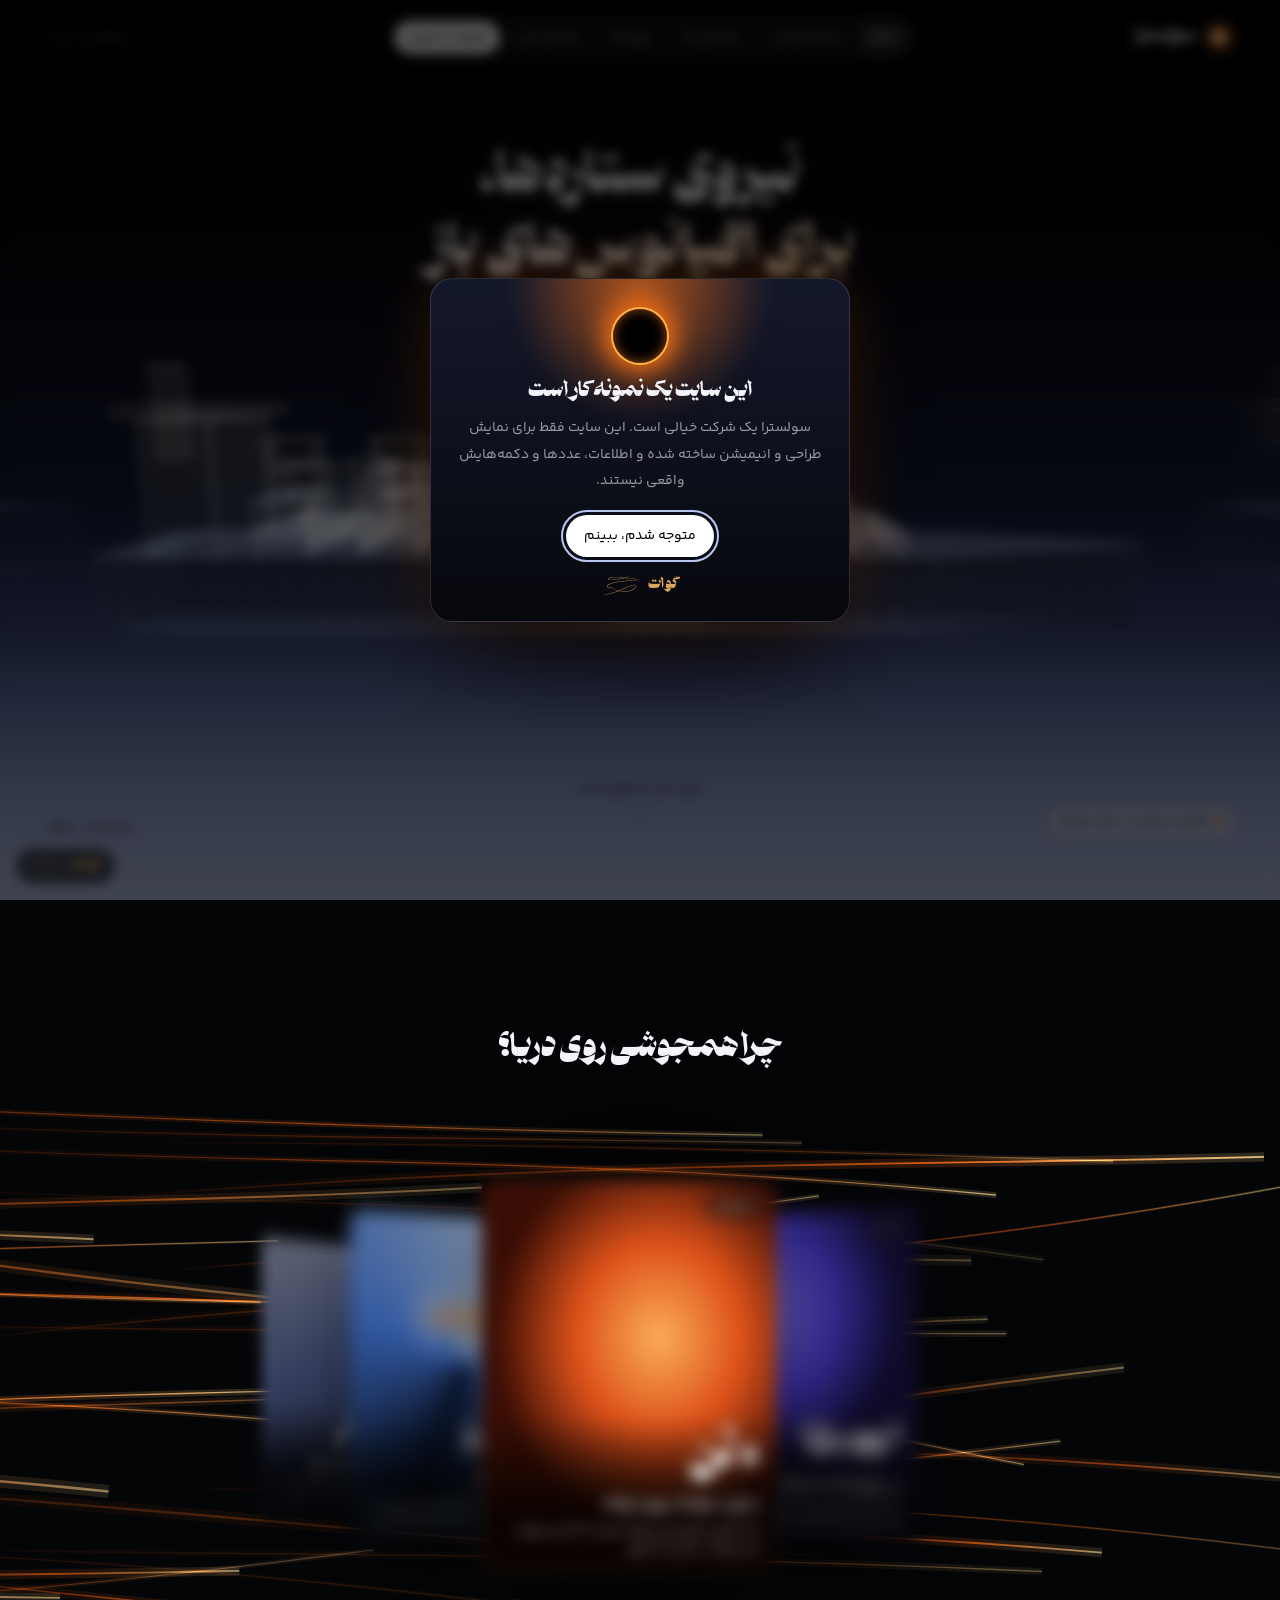
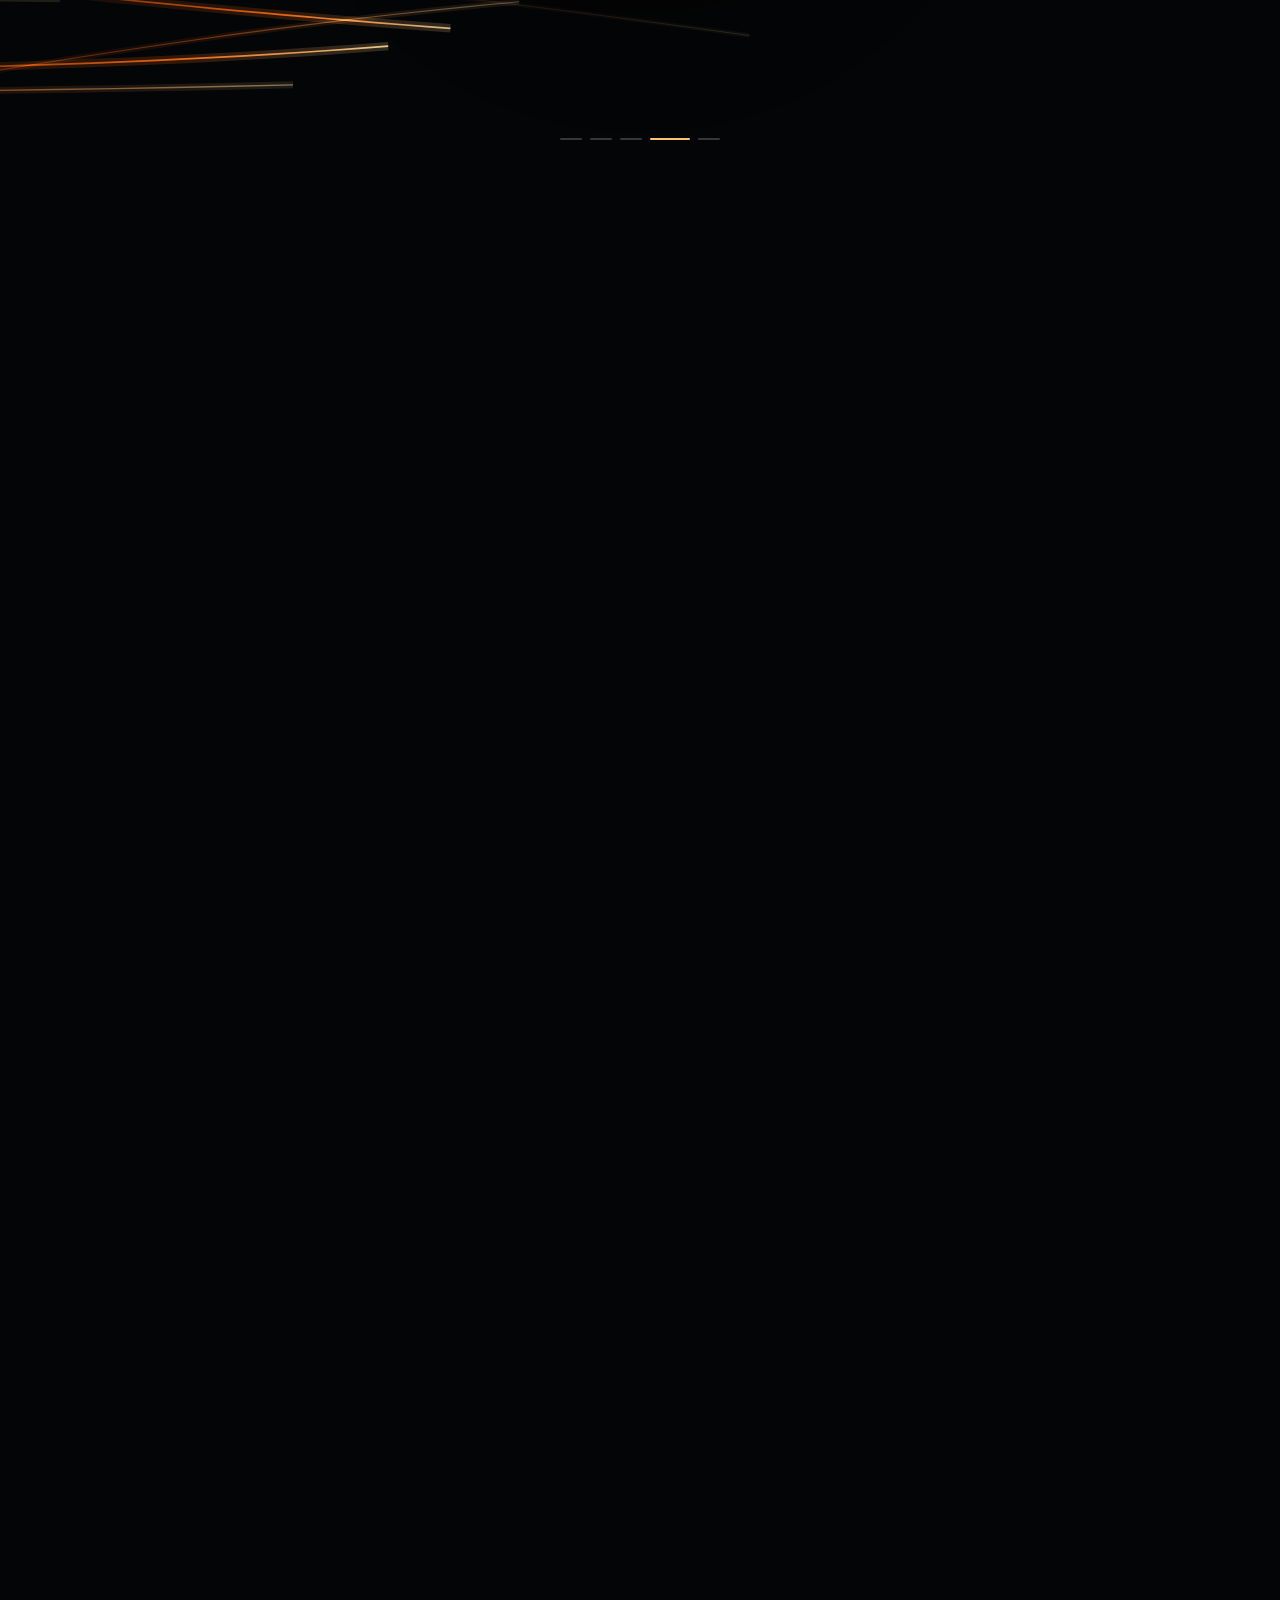
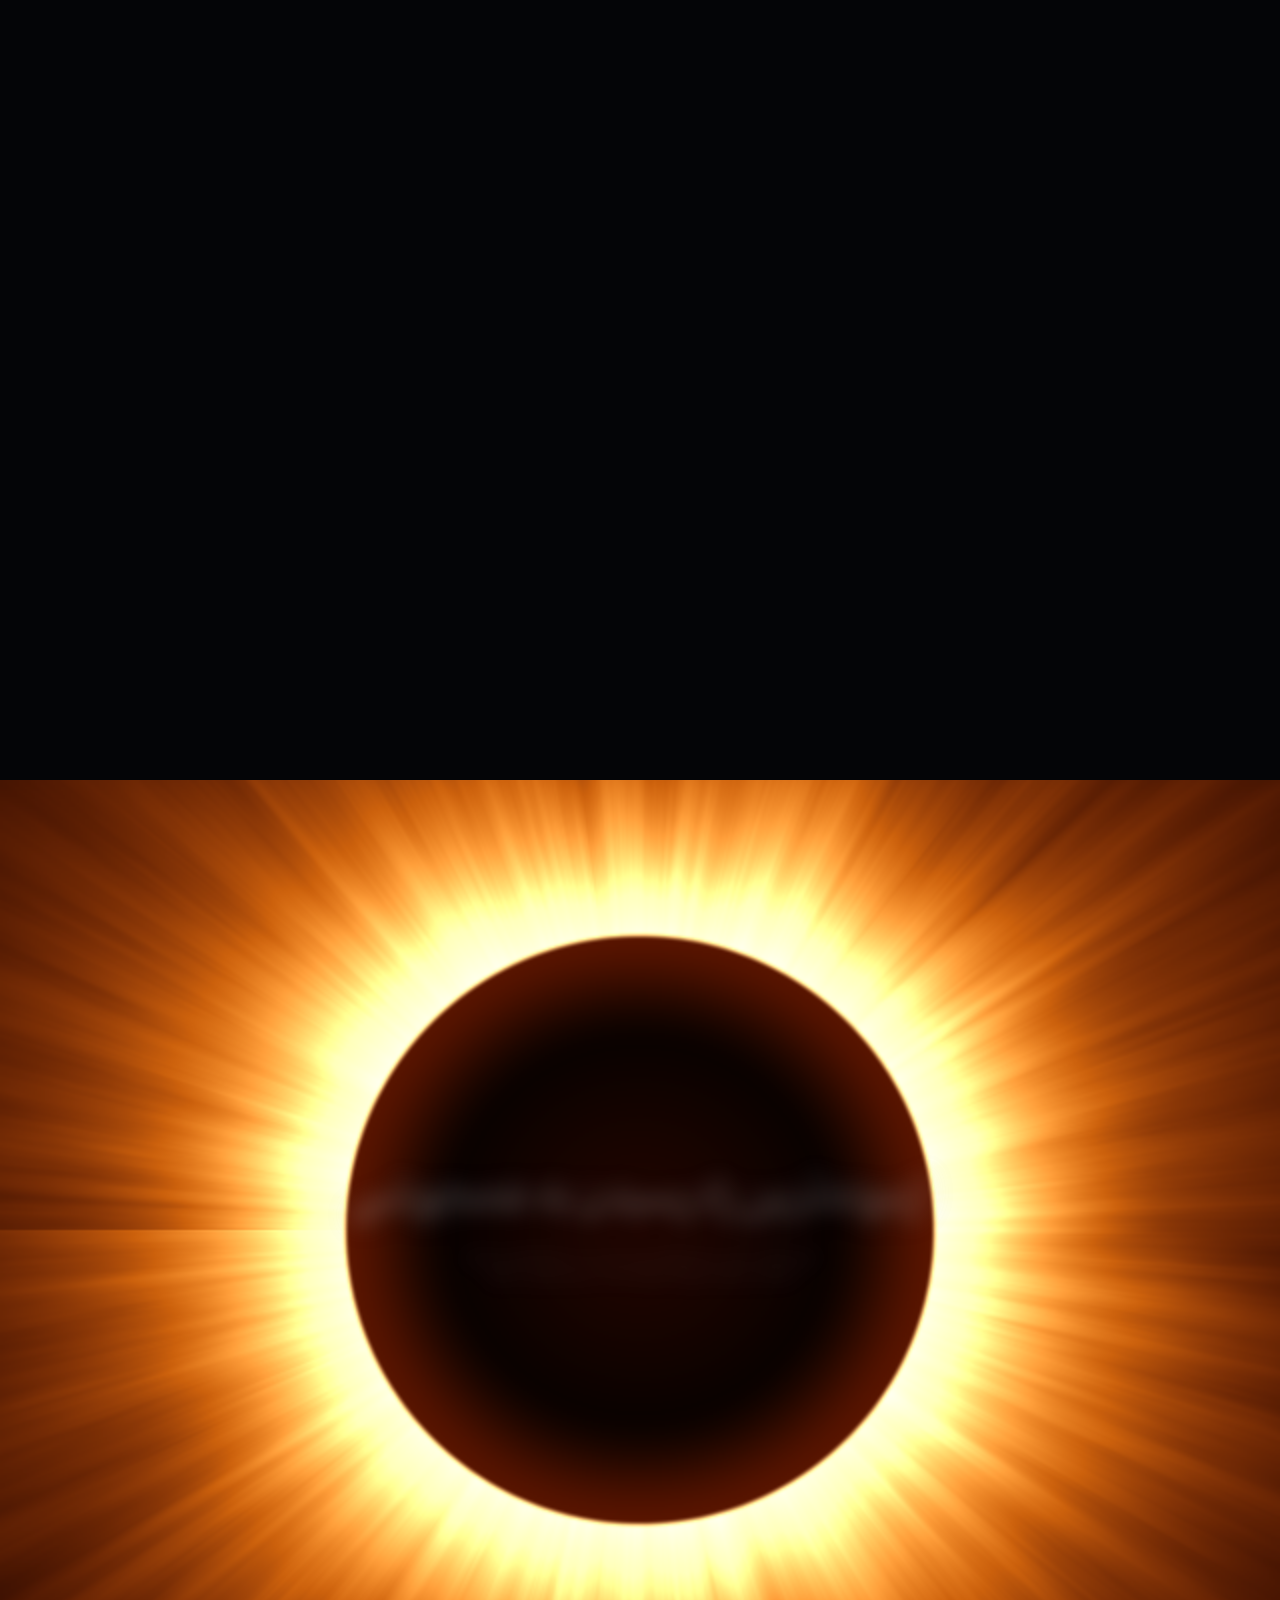
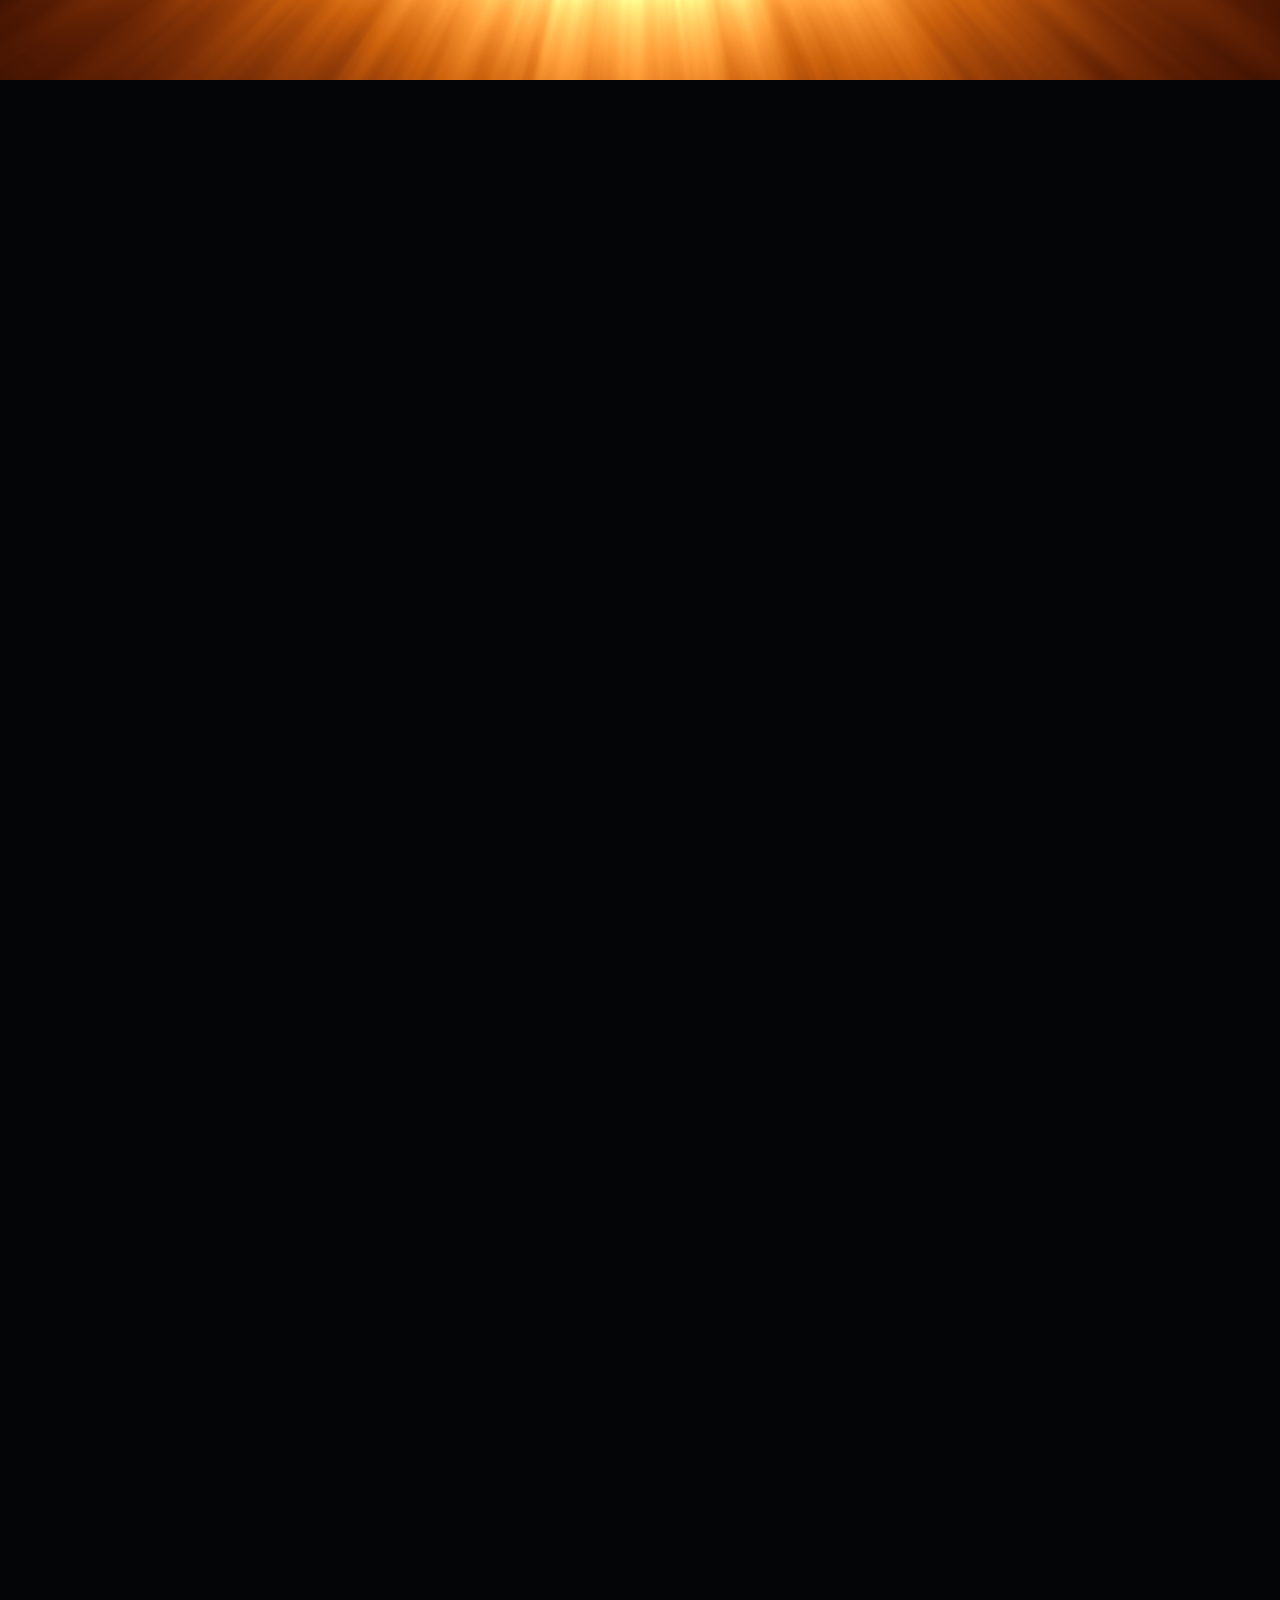
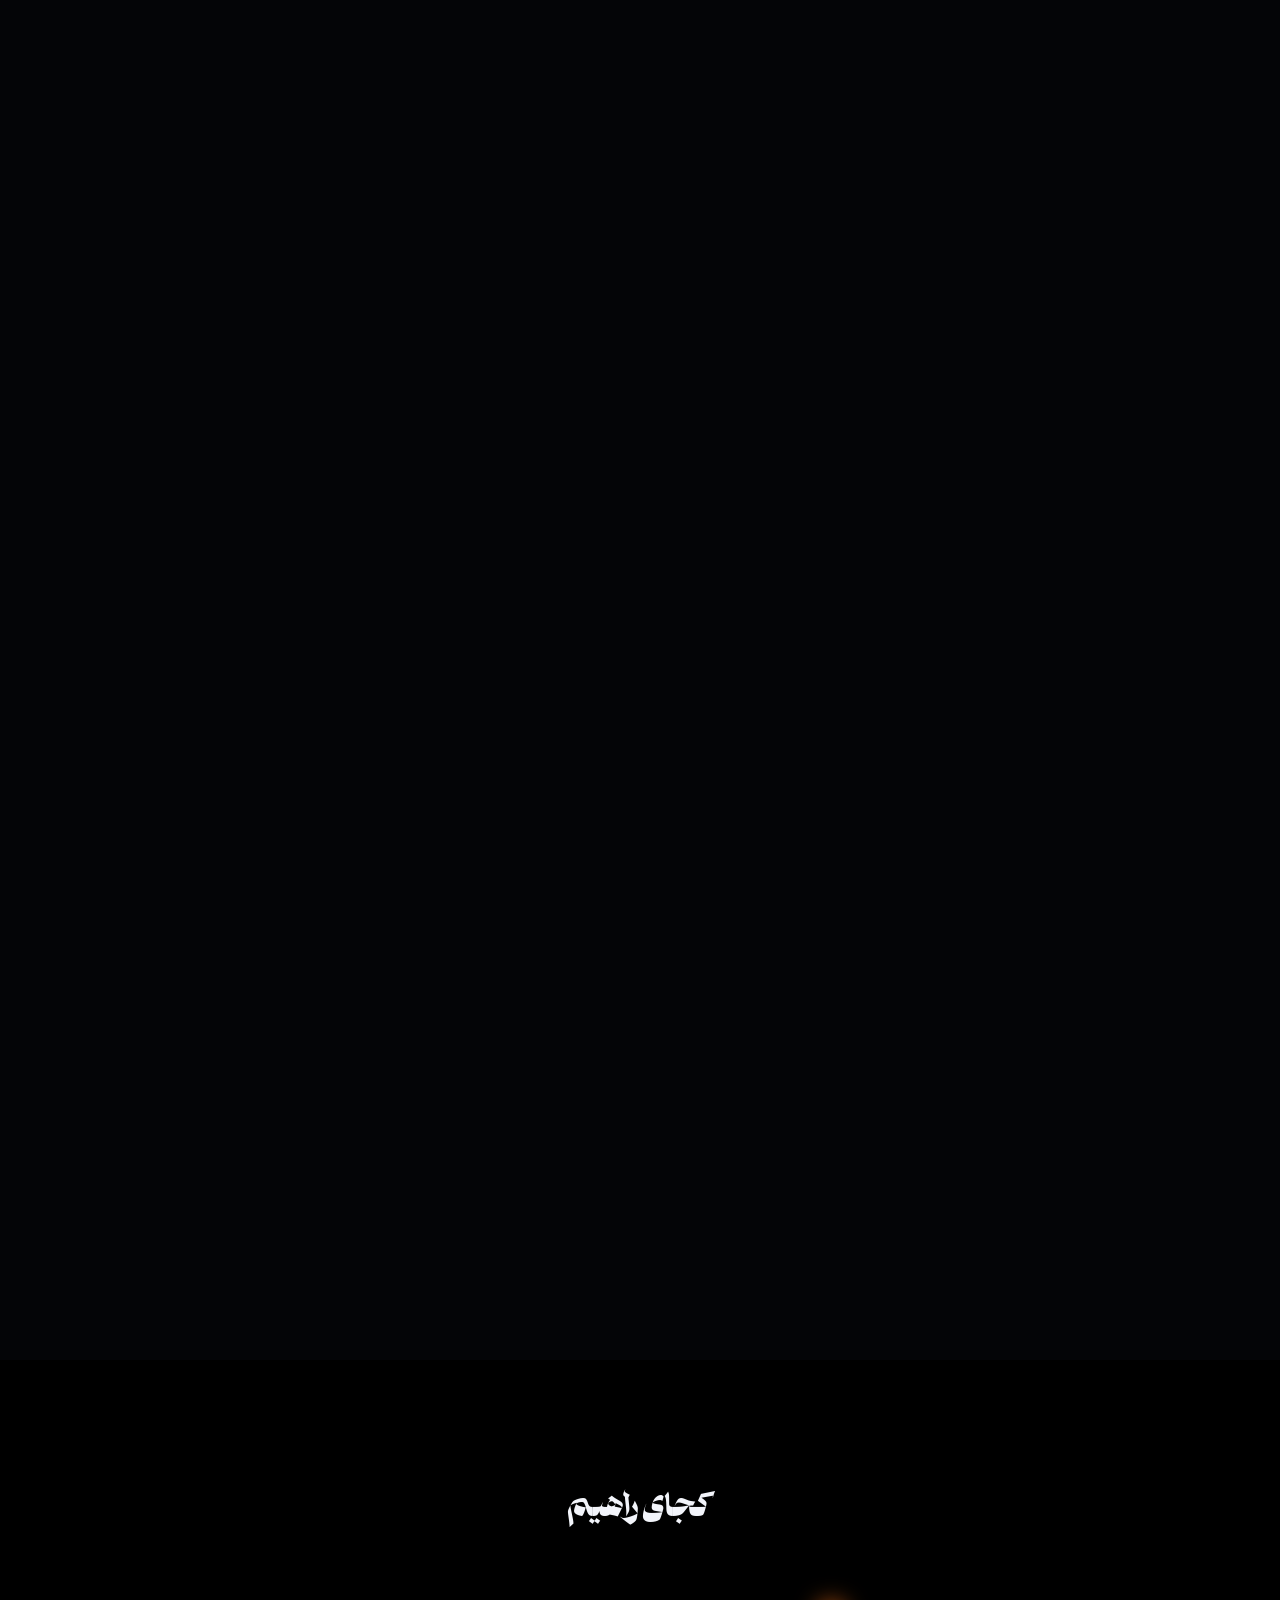
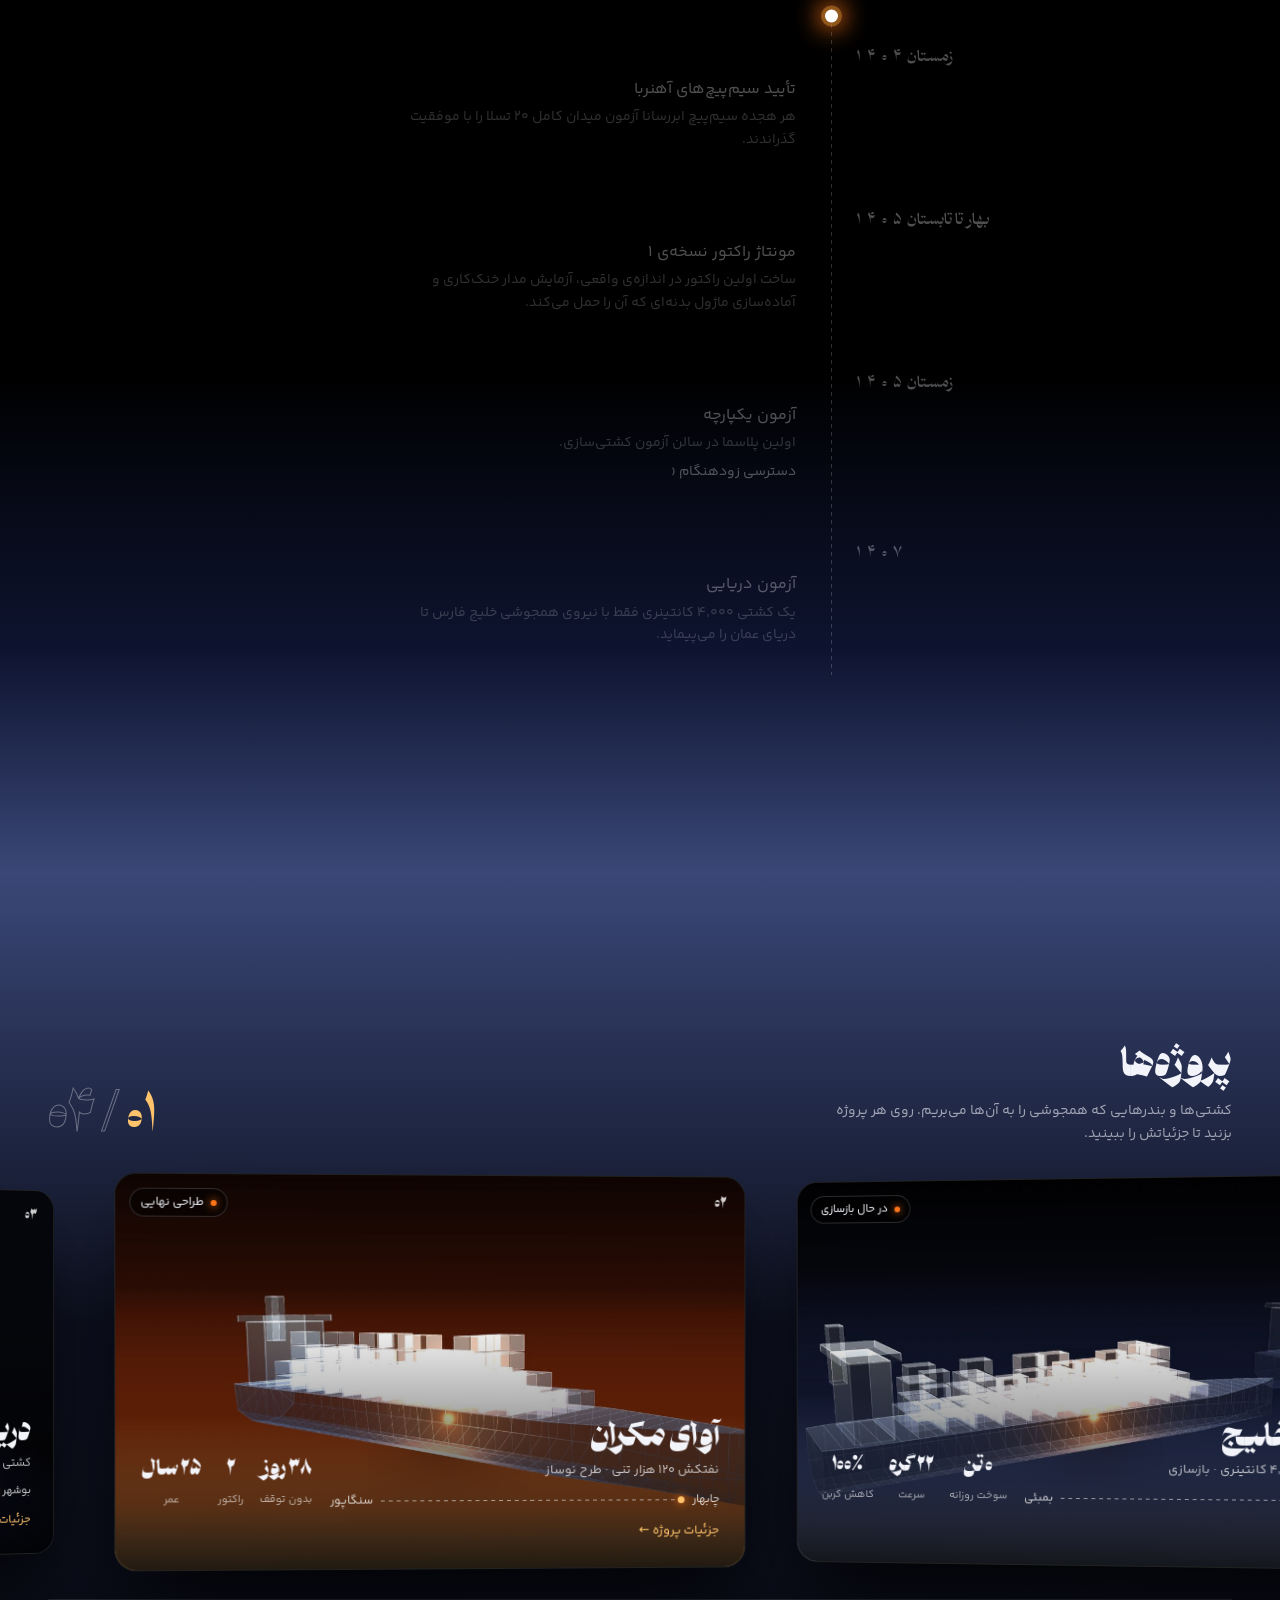
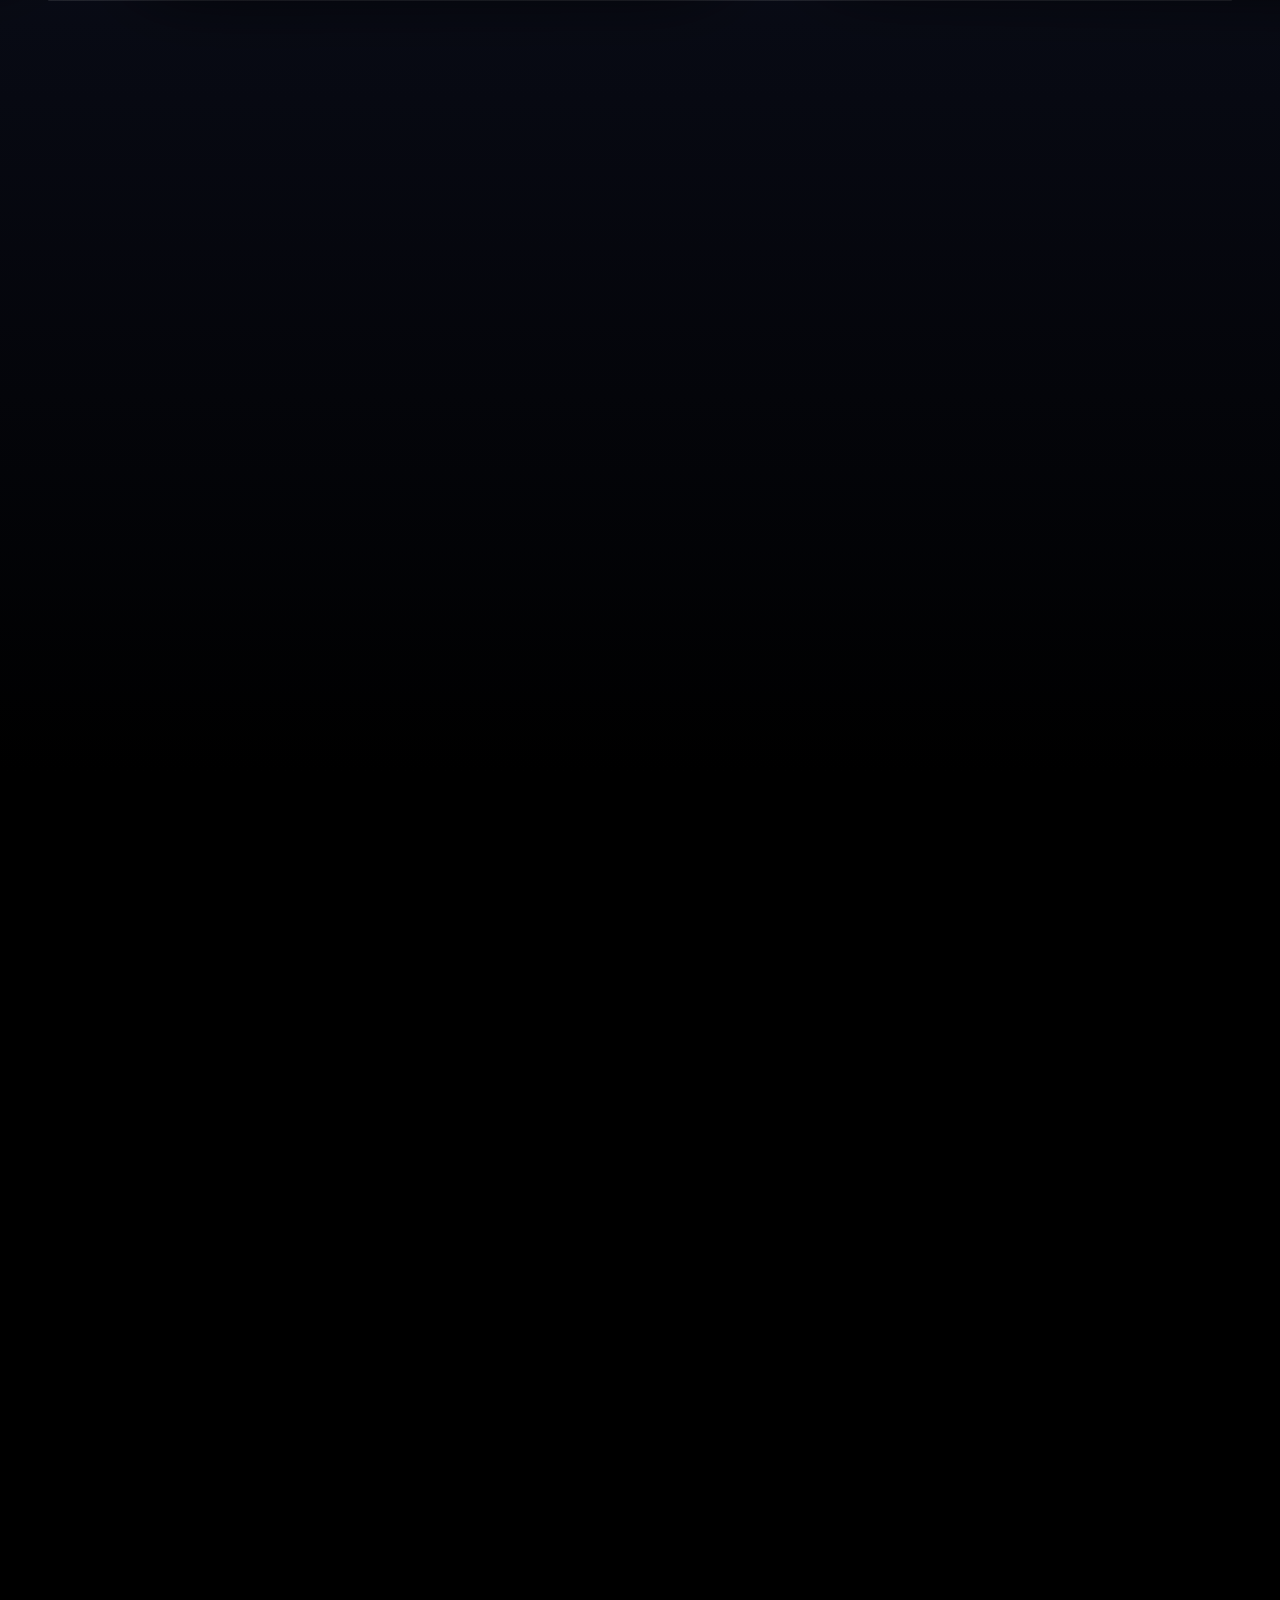
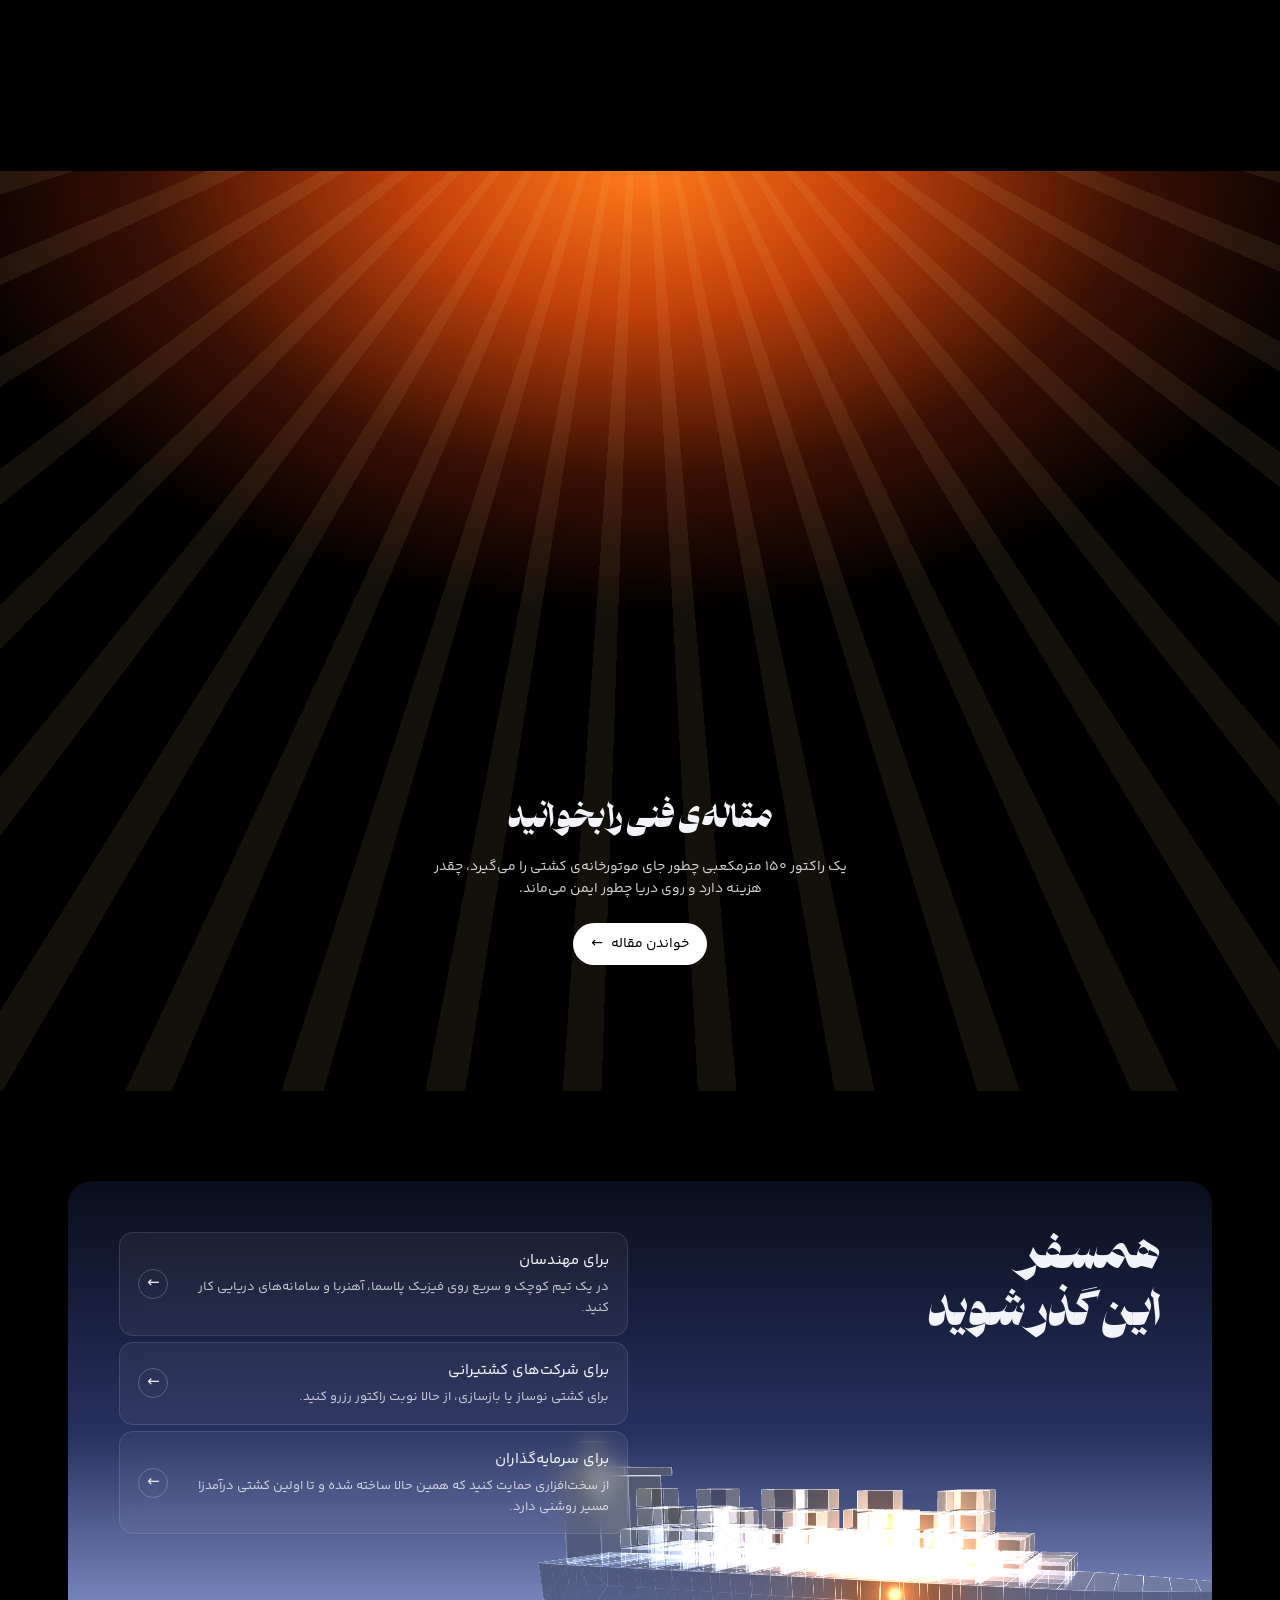
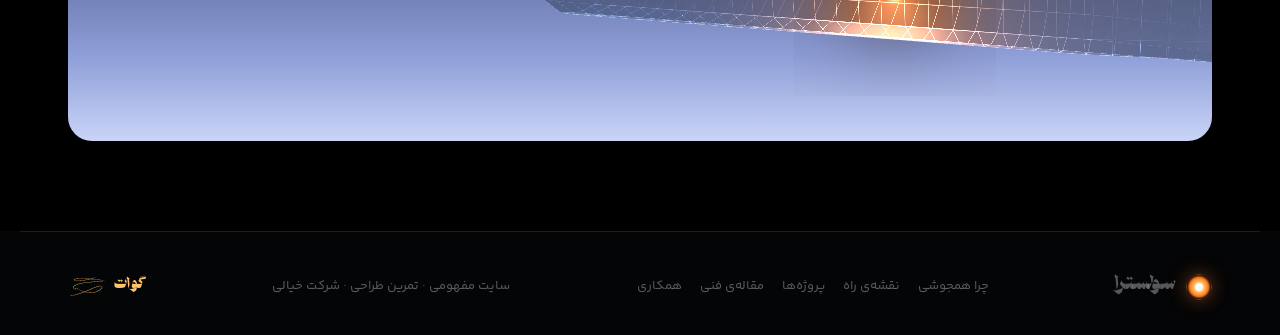
<file: work/solstra/index.html>
<!doctype html><html lang="fa" dir="rtl"><head><meta charset="utf-8"><meta name="viewport" content="width=device-width,initial-scale=1,viewport-fit=cover">
<title>سولسترا</title>
<meta name="description" content="سولسترا: راکتورهای همجوشی جمع‌وجور برای کشتیرانی اقیانوسی. سایت مفهومی.">
<style>
@font-face{font-family:"Paykan";src:url("fonts/Paykan-700.woff2") format("woff2");font-weight:700;font-display:swap}
@font-face{font-family:"Paykan";src:url("fonts/Paykan-800.woff2") format("woff2");font-weight:800;font-display:swap}
@font-face{font-family:"Yekan Bakh";src:url("fonts/YekanBakh-Light.woff2") format("woff2");font-weight:300;font-display:swap}
@font-face{font-family:"Yekan Bakh";src:url("fonts/YekanBakh-Regular.woff2") format("woff2");font-weight:400;font-display:swap}
@font-face{font-family:"Yekan Bakh";src:url("fonts/YekanBakh-SemiBold.woff2") format("woff2");font-weight:600;font-display:swap}
@font-face{font-family:"Yekan Bakh";src:url("fonts/YekanBakh-Bold.woff2") format("woff2");font-weight:700;font-display:swap}
/* Layout: one long cinematic scroll — glass ship hero, light streaks, card stack, eclipse, timeline, flying papers, mission panel.
   Palette goes cold (ice blue) → hot (fusion orange) → cold again, like the reference. Single dark look on purpose. */
:root{
  --ink:#040507;        /* page black */
  --ink-2:#0b0d13;      /* raised surface */
  --ice:#b9c7f0;        /* ice blue light */
  --ice-2:#6c7fc4;      /* ice blue mid */
  --ice-3:#25305c;      /* ice blue deep */
  --fire:#ff7417;       /* fusion orange */
  --fire-hi:#ffc36b;    /* hot yellow */
  --text:#f2f4fa;
  --dim:#f2f4fa99;
  --mute:#f2f4fa59;
  --line:#ffffff1a;
  --sans:"Yekan Bakh",Tahoma,system-ui,sans-serif;
  --tight:"Paykan","Yekan Bakh",Tahoma,system-ui,sans-serif;
  --gut:clamp(16px,4vw,48px);
  color-scheme:dark;
}
*{box-sizing:border-box}
html{overflow-x:clip}
body{direction:rtl;margin:0;background:var(--ink);color:var(--text);font-family:var(--sans);font-size:15px;line-height:1.6;-webkit-font-smoothing:antialiased}
a{color:inherit;text-decoration:none}
h1,h2{font-family:var(--tight);font-weight:800;letter-spacing:0;}
h3{font-family:var(--sans);font-weight:600;}
h1,h2,h3{margin:0;text-wrap:balance}
:focus-visible{outline:2px solid var(--ice);outline-offset:3px;border-radius:6px}
.wrap{max-width:1240px;margin-inline:auto;padding-inline:var(--gut)}

/* ---------- intro ---------- */
#intro{position:fixed;inset:0;z-index:100;background:#000;display:grid;place-items:center;pointer-events:none;animation:introOut .9s cubic-bezier(.7,0,.2,1) 1.2s forwards}
#intro .bar{width:min(420px,60vw);height:2px;background:linear-gradient(90deg,transparent,var(--fire-hi),transparent);transform:scaleX(0);animation:barIn 1s cubic-bezier(.6,0,.2,1) .1s forwards;box-shadow:0 0 20px var(--fire)}
#intro span{position:absolute;bottom:calc(32px + env(safe-area-inset-bottom,0px));font-size:12px;letter-spacing:.3em;color:var(--mute)}
@keyframes barIn{to{transform:scaleX(1)}}
@keyframes introOut{to{opacity:0;visibility:hidden}}

/* ---------- nav ---------- */
.nav{position:fixed;top:calc(16px + env(safe-area-inset-top,0px));left:0;right:0;z-index:50;display:flex;align-items:center;justify-content:space-between;padding-inline:var(--gut);pointer-events:none}
.nav>*{pointer-events:auto}
.logo{display:flex;align-items:center;gap:10px;font-family:var(--tight);font-weight:800;font-size:18px;letter-spacing:-.01em}
.logo i{width:26px;height:26px;border-radius:50%;background:radial-gradient(circle at 50% 50%,#fff 0 18%,var(--fire-hi) 30%,var(--fire) 55%,transparent 72%),#000;box-shadow:0 0 18px #ff741766;border:1px solid #ffffff22}
.pill{display:flex;align-items:center;gap:2px;padding:4px;border-radius:999px;background:#ffffff0f;border:1px solid var(--line);backdrop-filter:blur(16px);-webkit-backdrop-filter:blur(16px)}
.pill a{font-size:13px;padding:6px 14px;border-radius:999px;color:var(--dim);transition:color .3s,background .3s}
.pill a:hover{color:var(--text);background:#ffffff12}
.pill a.cta{background:var(--text);color:#000;font-weight:500}
.pill a.cta:hover{background:#fff}
.nav .meta{font-size:12px;color:var(--mute);min-width:120px;text-align:left}
@media (max-width:760px){.pill a:not(.cta){display:none}.nav .meta{display:none}}

/* ---------- hero ---------- */
.hero{position:relative;height:100vh;height:100svh;min-height:600px;overflow:hidden;background:linear-gradient(180deg,#000 0%,#05060c 28%,#141b38 56%,#4f5f9e 78%,#a9b7e6 100%)}
.hero::after{content:"";position:absolute;inset:auto 0 0;height:30%;background:linear-gradient(transparent,#c7d3f5aa);pointer-events:none}
#ship{position:absolute;left:0;right:0;top:34%;height:52%;width:100%;z-index:1}
.hero-txt{position:relative;z-index:2;text-align:center;padding-top:clamp(110px,16vh,170px);padding-inline:var(--gut)}
.hero h1{font-size:clamp(30px,4.4vw,58px);line-height:1.3}
.hero h1 span:last-child{background:linear-gradient(90deg,#fff 20%,var(--fire-hi) 50%,#fff 80%);background-size:200% 100%;-webkit-background-clip:text;background-clip:text;color:transparent;animation:sheen 6s linear infinite}
@keyframes sheen{to{background-position:-200% 0}}
.hero h1 span{display:block}
.hero p{margin:14px auto 0;max-width:36ch;color:var(--dim);font-size:clamp(13px,1.1vw,15px)}
.hero-foot{position:absolute;left:var(--gut);right:var(--gut);bottom:64px;z-index:2;display:flex;justify-content:space-between;align-items:flex-end;font-size:12px;color:#0b1026}
.hero-foot .cue{position:absolute;left:50%;bottom:6px;translate:-50% 0;text-align:center;line-height:1.4}
.hero-foot .cue i{display:block;width:1px;height:26px;margin:6px auto 0;background:linear-gradient(#0b1026,transparent);animation:cue 1.8s ease-in-out infinite}
@keyframes cue{0%{transform:scaleY(0);transform-origin:top}50%{transform:scaleY(1);transform-origin:top}51%{transform-origin:bottom}100%{transform:scaleY(0);transform-origin:bottom}}
.chip{display:inline-flex;align-items:center;gap:8px;padding:5px 10px;border-radius:8px;background:#ffffff59;backdrop-filter:blur(8px)}
.chip b{width:6px;height:6px;border-radius:50%;background:var(--fire);box-shadow:0 0 8px var(--fire);animation:blink 1.6s infinite}
@keyframes blink{50%{opacity:.3}}

/* ---------- why: streaks + card stack ---------- */
.why{position:relative;height:520vh}
.why .stick{position:sticky;top:0;height:100vh;height:100svh;overflow:hidden;display:grid;place-items:center}
#streaks{position:absolute;inset:0;width:100%;height:100%}
.why-title{position:absolute;top:clamp(90px,14vh,140px);left:0;right:0;text-align:center;font-size:clamp(22px,2.4vw,32px);z-index:2}
.stack{position:relative;width:min(300px,64vw);aspect-ratio:3/4;z-index:2;perspective:1400px;margin-top:6vh}
.card{position:absolute;inset:0;border-radius:18px;overflow:hidden;border:1px solid #ffffff26;box-shadow:0 40px 80px -30px #000;will-change:transform,filter,opacity;color:#fff}
.card .art{position:absolute;inset:0}
.card .txt{position:absolute;left:0;right:0;bottom:0;padding:18px 18px 16px;background:linear-gradient(transparent,#000c 60%)}
.card .k{unicode-bidi:plaintext;text-align:right;font-family:var(--tight);font-size:clamp(32px,3.6vw,48px);font-weight:800;line-height:1.1}
.card h3{font-size:16px;margin:8px 0 4px}
.card p{margin:0;font-size:12.5px;color:#ffffffb3;line-height:1.5}
.card .tag{position:absolute;top:14px;right:14px;font-size:11px;padding:3px 9px;border-radius:999px;background:#0006;border:1px solid #ffffff2a;backdrop-filter:blur(6px)}
.why-dots{position:absolute;bottom:clamp(30px,7vh,60px);left:0;right:0;display:flex;justify-content:center;gap:8px;z-index:2}
.why-dots i{width:22px;height:2px;border-radius:2px;background:#ffffff33;transition:background .3s,width .3s}
.why-dots i.on{background:var(--fire-hi);width:40px}

/* ---------- eclipse ---------- */
.ecl{position:relative;height:420vh}
.ecl .stick{position:sticky;top:0;height:100vh;height:100svh;overflow:hidden;background:#000}
#sun{position:absolute;inset:0;width:100%;height:100%}
.ecl-t{position:absolute;inset:0;display:grid;place-items:center;text-align:center;pointer-events:none;padding-inline:var(--gut)}
.ecl-t>div{grid-area:1/1;will-change:opacity,filter,transform}
.ecl-t h2{font-size:clamp(24px,3.4vw,46px);line-height:1.4;text-shadow:0 2px 30px #0008}
.ecl-t p{margin:14px auto 0;max-width:46ch;font-size:clamp(12px,1vw,14px);color:#fff;opacity:.85;text-shadow:0 1px 12px #000}

/* ---------- timeline ---------- */
.tl{position:relative;padding-block:clamp(90px,14vh,150px) 0;background:linear-gradient(180deg,#000 0%,#000 55%,#0e1430 80%,#3a4777 100%)}
.tl h2{text-align:center;font-size:clamp(22px,2.4vw,32px);margin-bottom:clamp(50px,9vh,90px)}
.tl-list{position:relative;max-width:820px;margin-inline:auto;padding-inline:var(--gut);padding-bottom:clamp(120px,22vh,220px)}
.tl-line{position:absolute;right:calc(var(--gut) + 170px);top:0;bottom:clamp(120px,22vh,220px);width:1px;background:repeating-linear-gradient(#ffffff2e 0 4px,transparent 4px 8px)}
.tl-fill{position:absolute;right:0;top:0;width:1px;height:0;background:linear-gradient(transparent,#fff 30%,var(--fire-hi));box-shadow:0 0 10px var(--fire-hi)}
.tl-dot{position:absolute;right:-6px;width:13px;height:13px;border-radius:50%;background:#fff;box-shadow:0 0 0 4px #ffb34755,0 0 24px 6px var(--fire);translate:0 -50%}
.tl-item{display:grid;grid-template-columns:150px 1fr;gap:56px;align-items:start;padding-block:28px;opacity:.32;transition:opacity .5s}
.tl-item.on{opacity:1}
.tl-item time{font-family:var(--tight);font-weight:700;font-size:15px;text-align:left;padding-top:2px;font-variant-numeric:tabular-nums}
.tl-item .here{display:inline-block;font-size:11px;padding:2px 9px;border:1px solid #ffffff55;border-radius:999px;margin-bottom:8px;opacity:0;transform:translateY(6px);transition:all .4s}
.tl-item.cur .here{opacity:1;transform:none}
.tl-item h3{font-size:16px;font-weight:500;margin-bottom:4px}
.tl-item p{margin:0;color:var(--dim);max-width:44ch;font-size:14px}
.tl-item a{display:inline-flex;gap:6px;align-items:center;margin-top:6px;font-size:14px}
@media (max-width:640px){.tl-line{right:calc(var(--gut) + 6px)}.tl-item{grid-template-columns:1fr;gap:4px;padding-right:34px}.tl-item time{text-align:right}}

/* ---------- whitepaper ---------- */
.wp{position:relative;padding-block:clamp(90px,14vh,150px);overflow:hidden;background:radial-gradient(70% 60% at 50% 0%,#ff7a1a 0%,#c4410a 25%,#3a1004 55%,#000 80%)}
.wp::before{content:"";position:absolute;inset:0;background:repeating-conic-gradient(from 0deg at 50% -20%,#ffd08a14 0deg 2deg,transparent 2deg 7deg);mix-blend-mode:screen;pointer-events:none}
.papers{position:relative;height:clamp(300px,42vw,460px);perspective:1600px;margin-bottom:40px}
.paper{position:absolute;left:50%;top:50%;width:clamp(150px,19vw,230px);aspect-ratio:1/1.32;margin:calc(clamp(150px,19vw,230px)*-0.66) 0 0 calc(clamp(150px,19vw,230px)*-0.5);background:#f6f6f3;color:#222;border-radius:3px;padding:6%;box-shadow:0 30px 60px -10px #0009,0 0 60px #ffb34755;transform-style:preserve-3d;will-change:transform;overflow:hidden}
.paper .h{font-size:clamp(7px,.75vw,10px);font-weight:700;direction:rtl;margin-bottom:5%;color:#111;line-height:1.25}
.paper .ln{height:3px;background:#d6d6d0;border-radius:2px;margin-bottom:4%}
.paper .ln.s{width:60%}.paper .ln.m{width:82%}
.paper svg{width:100%;height:auto;margin-block:5%}
.wp-txt{text-align:center;position:relative}
.wp-txt h2{font-size:clamp(22px,2.4vw,32px)}
.wp-txt p{color:#ffffffcc;max-width:46ch;margin:10px auto 22px;font-size:14px}
.btn{display:inline-flex;align-items:center;gap:8px;padding:10px 18px;border-radius:999px;background:#fff;color:#000;font-size:14px;font-weight:500;transition:transform .3s,box-shadow .3s}
.btn:hover{transform:translateY(-2px);box-shadow:0 10px 30px -8px #fff8}
.btn.ghost{background:transparent;color:#fff;border:1px solid #ffffff55}

/* ---------- mission ---------- */
.mission{padding-block:clamp(60px,10vh,120px);background:#000}
.panel{position:relative;border-radius:24px;overflow:hidden;min-height:clamp(420px,46vw,560px);background:linear-gradient(180deg,#0a0d1c 0%,#26315f 45%,#8f9fd8 85%,#c9d4f6 100%);display:grid;grid-template-columns:minmax(0,1fr) minmax(0,1fr);padding:clamp(24px,4vw,56px);gap:24px}
#ship2{position:absolute;right:-6%;bottom:-4%;width:70%;height:70%}
.panel h2{position:relative;font-size:clamp(28px,3.4vw,46px);line-height:1.3}
.paths{position:relative;display:flex;flex-direction:column;gap:6px;align-self:start}
.path{display:grid;grid-template-columns:1fr auto;gap:4px 16px;padding:16px 18px;border-radius:14px;background:#ffffff0d;border:1px solid #ffffff1c;backdrop-filter:blur(10px);-webkit-backdrop-filter:blur(10px);transition:background .3s,transform .4s}
.path:hover{background:#ffffff1f;transform:translateX(-4px)}
.path b{font-weight:500;font-size:15px}
.path span{grid-column:1;color:#ffffffb8;font-size:13px}
.path i{grid-row:span 2;align-self:center;font-style:normal;width:30px;height:30px;border-radius:50%;display:grid;place-items:center;border:1px solid #ffffff3a;transition:background .3s,color .3s}
.path:hover i{background:#fff;color:#000}
@media (max-width:820px){.panel{grid-template-columns:minmax(0,1fr)}#ship2{width:120%;height:46%;right:-10%}.paths{margin-bottom:180px}}

/* ---------- footer ---------- */
footer{padding:40px var(--gut) 34px;border-top:1px solid var(--line);display:flex;justify-content:space-between;align-items:center;gap:16px;flex-wrap:wrap;font-size:13px;color:var(--mute);max-width:1240px;margin-inline:auto}
footer nav{display:flex;gap:18px;flex-wrap:wrap}
footer a:hover{color:var(--text)}

/* reveal (transform only, readable at rest) */
.rv{transition:transform 1s cubic-bezier(.2,.8,.2,1),filter 1s}
.js .rv:not(.in){transform:translateY(28px)}

@media (prefers-reduced-motion:reduce){
  *,*::before,*::after{animation-duration:.01ms!important;animation-iteration-count:1!important;transition-duration:.01ms!important}
  .why,.ecl{height:auto}.why .stick,.ecl .stick{position:relative;height:100vh}
}

/* گوات tag */
.md{display:inline-flex;align-items:center;gap:8px;direction:ltr;color:var(--fire-hi)}
.md svg,.md-tag svg{width:38px;height:auto;fill:currentColor}
.md b,.md-tag b{font-weight:800;letter-spacing:0;font-size:14px;font-family:var(--tight)}
.md-tag{position:fixed;left:16px;bottom:calc(16px + env(safe-area-inset-bottom,0px));z-index:60;display:flex;align-items:center;gap:8px;direction:ltr;padding:6px 12px 6px 8px;border-radius:999px;color:var(--fire-hi);background:#04050799;border:1px solid #ffffff1f;backdrop-filter:blur(12px);-webkit-backdrop-filter:blur(12px);opacity:0;transform:translateY(10px);animation:mdIn .8s cubic-bezier(.2,.8,.2,1) 2.2s forwards}
@keyframes mdIn{to{opacity:1;transform:none}}
@media (max-width:640px){.md-tag{left:12px;bottom:calc(12px + env(safe-area-inset-bottom,0px));padding:4px 10px 4px 6px}.md-tag b{font-size:10px}.md-tag svg{width:30px}}

#prog{position:fixed;top:0;left:0;right:0;height:2px;z-index:95;transform-origin:right;transform:scaleX(0);background:linear-gradient(270deg,var(--ice),var(--fire-hi),var(--fire));box-shadow:0 0 10px var(--fire)}
.pill a.act{color:var(--text);background:#ffffff1a}

/* ---------- projects: pinned horizontal gallery ---------- */
.proj{position:relative;background:linear-gradient(180deg,#3a4777 0%,#0b0e1c 18%,#000 60%)}
.proj .stick{position:sticky;top:0;height:100vh;height:100svh;overflow:hidden;display:flex;flex-direction:column;justify-content:center;gap:clamp(18px,3vh,30px)}
.proj-head{display:flex;justify-content:space-between;align-items:flex-end;gap:16px;padding-inline:var(--gut);flex-wrap:wrap}
.proj-head h2{font-size:clamp(24px,3vw,40px);line-height:1.3}
.proj-head p{margin:6px 0 0;color:var(--dim);max-width:44ch;font-size:14px}
.proj-count{font-family:var(--tight);font-weight:800;font-size:clamp(30px,4vw,54px);color:transparent;-webkit-text-stroke:1px #ffffff55;line-height:1}
.proj-count b{color:var(--fire-hi);-webkit-text-stroke:0}
.track{display:flex;gap:clamp(14px,2vw,26px);padding-inline:var(--gut);will-change:transform;width:max-content}
.pcard{position:relative;width:min(640px,82vw);aspect-ratio:16/10;border-radius:22px;overflow:hidden;border:1px solid #ffffff22;flex:none;background:#000;box-shadow:0 40px 80px -30px #000;cursor:pointer;text-align:right;color:inherit;font:inherit;padding:0}
.pcard img{position:absolute;inset:0;width:100%;height:100%;object-fit:cover;transform:scale(1.08);transition:transform 1.2s cubic-bezier(.2,.8,.2,1)}
.pcard:hover img{transform:scale(1.14)}
.pcard::after{content:"";position:absolute;inset:0;background:linear-gradient(180deg,#0000 35%,#000d 100%)}
.pcard .info{position:absolute;inset:auto 0 0 0;z-index:1;padding:clamp(16px,2.4vw,26px);display:grid;grid-template-columns:1fr auto;gap:6px 18px;align-items:end}
.pcard .no{position:absolute;top:16px;right:18px;z-index:1;font-family:var(--tight);font-weight:800;font-size:15px;color:#fffc}
.pcard .st{position:absolute;top:14px;left:14px;z-index:1;display:flex;align-items:center;gap:7px;font-size:12px;padding:4px 10px;border-radius:999px;background:#0008;border:1px solid #ffffff2a;backdrop-filter:blur(8px)}
.pcard .st i{width:6px;height:6px;border-radius:50%;background:var(--fire);box-shadow:0 0 8px var(--fire);animation:blink 1.6s infinite}
.pcard h3{font-family:var(--tight);font-weight:800;font-size:clamp(22px,2.4vw,32px);line-height:1.2;margin:0}
.pcard .type{font-size:13px;color:#ffffffb3;margin-top:2px}
.route{display:flex;align-items:center;gap:8px;font-size:12px;color:#ffffffcc;margin-top:10px}
.route i{flex:1;min-width:40px;height:1px;background:repeating-linear-gradient(90deg,#fff8 0 4px,transparent 4px 8px);position:relative}
.route i::after{content:"";position:absolute;top:-3px;right:0;width:7px;height:7px;border-radius:50%;background:var(--fire-hi);box-shadow:0 0 10px var(--fire);animation:sail 3.2s ease-in-out infinite}
@keyframes sail{0%{right:0}100%{right:calc(100% - 7px)}}
.stats{display:flex;gap:16px;text-align:center}
.stats div b{unicode-bidi:plaintext;display:block;font-family:var(--tight);font-weight:800;font-size:clamp(16px,1.6vw,22px)}
.stats div span{font-size:11px;color:#ffffff99}
.more{grid-column:1/-1;font-size:13px;color:var(--fire-hi);margin-top:6px}
.proj-bar{margin-inline:var(--gut);height:2px;background:#ffffff1a;border-radius:2px;overflow:hidden}
.proj-bar i{display:block;height:100%;background:linear-gradient(270deg,var(--ice),var(--fire-hi));transform-origin:right;transform:scaleX(0)}
@media (max-width:640px){.pcard{aspect-ratio:3/4}.pcard .info{grid-template-columns:1fr}.stats{justify-content:flex-start}}
/* project detail */
.pd-wrap{position:fixed;inset:0;z-index:92;background:#000c;backdrop-filter:blur(8px);display:grid;place-items:center;padding:16px;opacity:0;visibility:hidden;transition:opacity .4s,visibility .4s}
.pd-wrap.on{opacity:1;visibility:visible}
.pd{width:min(820px,100%);max-height:calc(100vh - 32px);overflow:auto;border-radius:22px;background:#07080d;border:1px solid #ffffff24;transform:translateY(30px) scale(.96);transition:transform .6s cubic-bezier(.2,.9,.25,1.1)}
.pd-wrap.on .pd{transform:none}
.pd img{width:100%;aspect-ratio:16/8;object-fit:cover;display:block}
.pd-b{padding:clamp(18px,3vw,30px)}
.pd-b h3{font-family:var(--tight);font-weight:800;font-size:clamp(24px,3vw,34px)}
.pd-b .type{color:var(--dim);font-size:14px;margin:4px 0 14px}
.pd-b p{color:#ffffffd0;line-height:2;margin:0 0 18px;font-size:14.5px}
.spec{display:grid;grid-template-columns:repeat(auto-fit,minmax(150px,1fr));gap:10px;margin-bottom:20px}
.spec div{border:1px solid #ffffff1c;border-radius:14px;padding:12px 14px;background:#ffffff08}
.spec b{unicode-bidi:plaintext;display:block;font-family:var(--tight);font-weight:800;font-size:20px;color:var(--fire-hi)}
.spec span{font-size:12px;color:var(--dim)}
.pd-x{position:sticky;top:12px;float:left;margin:12px;width:40px;height:40px;border-radius:50%;border:1px solid #ffffff33;background:#000a;color:#fff;font-size:16px;cursor:pointer;z-index:2}
/* entry notice popup */
.note-wrap{position:fixed;inset:0;z-index:90;display:grid;place-items:center;padding:16px;background:#000a;backdrop-filter:blur(6px);-webkit-backdrop-filter:blur(6px);opacity:0;visibility:hidden;transition:opacity .5s,visibility .5s}
.note-wrap.on{opacity:1;visibility:visible}
.note{position:relative;width:min(420px,100%);padding:30px 26px 24px;border-radius:22px;text-align:center;overflow:hidden;background:linear-gradient(180deg,#14182b,#07080d);border:1px solid #ffffff24;box-shadow:0 40px 100px -20px #000,0 0 80px -20px #ff741766;transform:translateY(30px) scale(.94) rotateX(12deg);transition:transform .7s cubic-bezier(.2,.9,.25,1.15)}
.note-wrap.on .note{transform:none}
.note::before{content:"";position:absolute;left:50%;top:-120px;width:260px;height:260px;translate:-50% 0;border-radius:50%;background:radial-gradient(closest-side,#ff7417aa,#ff741700);filter:blur(10px);animation:pulse 3s ease-in-out infinite}
@keyframes pulse{50%{opacity:.55;transform:scale(1.15)}}
.note .sun{position:relative;width:54px;height:54px;margin:0 auto 14px;border-radius:50%;background:#000;box-shadow:0 0 0 2px #ffb347,0 0 26px 8px #ff7417,inset 0 0 12px #ff741799}
.note h2{position:relative;font-size:20px;line-height:1.5;margin-bottom:8px}
.note p{position:relative;margin:0 0 20px;color:var(--dim);font-size:14px;line-height:1.9}
.note .btn{position:relative;font-family:inherit;border:0;cursor:pointer}
.note .md{position:relative;display:flex;justify-content:center;margin-top:18px;opacity:.85}
</style></head><body>

<div id="intro" aria-hidden="true"><div class="bar"></div><span>سولسترا</span></div>

<div class="note-wrap" id="note" role="dialog" aria-modal="true" aria-labelledby="noteT" aria-describedby="noteD">
  <div class="note">
    <div class="sun" aria-hidden="true"></div>
    <h2 id="noteT">این سایت یک نمونه‌کار است</h2>
    <p id="noteD">سولسترا یک شرکت خیالی است. این سایت فقط برای نمایش طراحی و انیمیشن ساخته شده و اطلاعات، عددها و دکمه‌هایش واقعی نیستند.</p>
    <button class="btn" type="button" id="noteOk">متوجه شدم، ببینم</button>
    <span class="md"><svg viewBox="0 0 440 243" aria-hidden="true"><path d="M319.8 13.6 L318.6 13.9 L317.5 14.3 L316.3 14.6 L315.2 15.0 L314.0 15.4 L312.9 15.7 L311.7 16.1 L310.6 16.5 L309.4 16.9 L308.3 17.3 L307.2 17.7 L306.0 18.1 L304.9 18.5 L303.7 18.8 L302.6 19.2 L301.5 19.6 L300.3 20.0 L299.2 20.4 L298.1 20.8 L296.9 21.2 L295.8 21.5 L294.6 21.9 L293.5 22.3 L292.4 22.7 L291.2 23.0 L290.1 23.4 L288.9 23.7 L287.8 24.1 L286.7 24.5 L285.5 24.8 L284.4 25.1 L283.2 25.5 L282.1 25.9 L281.0 26.3 L279.8 26.6 L278.7 27.0 L277.5 27.3 L276.4 27.7 L275.2 28.1 L274.1 28.4 L272.9 28.7 L271.8 29.1 L270.7 29.4 L269.5 29.8 L268.4 30.1 L267.2 30.4 L266.1 30.8 L264.9 31.1 L263.7 31.4 L262.6 31.7 L261.4 32.0 L260.3 32.3 L259.1 32.7 L258.0 33.0 L256.8 33.3 L255.6 33.6 L254.5 33.8 L253.3 34.1 L252.2 34.4 L251.0 34.7 L249.8 35.0 L248.7 35.3 L247.5 35.5 L246.3 35.8 L245.2 36.1 L244.0 36.3 L242.8 36.6 L241.6 36.8 L240.5 37.1 L239.3 37.4 L238.1 37.6 L236.9 37.9 L235.8 38.1 L234.6 38.4 L233.4 38.6 L232.2 38.8 L231.1 39.1 L229.9 39.3 L228.7 39.6 L227.5 39.8 L226.4 40.0 L225.2 40.3 L224.0 40.5 L222.8 40.7 L221.6 40.9 L220.5 41.2 L219.3 41.4 L218.1 41.6 L216.9 41.8 L215.7 42.0 L214.6 42.2 L213.4 42.5 L212.2 42.7 L211.0 42.9 L209.8 43.1 L208.6 43.3 L207.5 43.5 L206.3 43.7 L205.1 43.9 L203.9 44.1 L202.7 44.2 L201.5 44.4 L200.4 44.6 L199.2 44.8 L198.0 45.0 L196.8 45.2 L195.6 45.3 L194.4 45.5 L193.2 45.7 L192.1 45.8 L190.9 46.0 L189.7 46.1 L188.5 46.3 L187.3 46.4 L186.1 46.6 L184.9 46.7 L183.7 46.9 L182.5 47.0 L181.3 47.1 L180.2 47.3 L179.0 47.4 L177.8 47.5 L176.6 47.7 L175.4 47.8 L174.2 47.9 L173.0 48.0 L171.8 48.1 L170.6 48.2 L169.4 48.4 L168.2 48.5 L167.0 48.6 L165.8 48.7 L164.6 48.8 L163.4 48.9 L162.2 49.0 L161.0 49.1 L159.8 49.2 L158.6 49.3 L157.4 49.4 L156.2 49.5 L155.0 49.6 L153.8 49.7 L152.6 49.8 L151.4 49.9 L150.2 50.0 L149.0 50.1 L147.8 50.1 L146.6 50.2 L145.4 50.3 L144.2 50.4 L143.0 50.5 L141.8 50.6 L140.6 50.7 L139.4 50.8 L138.2 50.8 L137.0 50.9 L135.8 51.0 L134.6 51.1 L133.4 51.2 L132.2 51.2 L131.0 51.3 L129.8 51.4 L128.7 51.4 L127.5 51.5 L126.3 51.5 L125.1 51.6 L123.9 51.7 L122.7 51.7 L121.5 51.8 L120.3 51.8 L119.1 51.9 L117.9 51.9 L116.7 52.0 L115.4 52.0 L114.2 52.0 L113.0 52.1 L111.8 52.1 L110.6 52.2 L109.4 52.2 L108.2 52.2 L107.0 52.3 L105.8 52.3 L104.6 52.3 L103.4 52.3 L102.2 52.4 L101.0 52.4 L99.8 52.4 L98.6 52.5 L97.4 52.5 L96.2 52.5 L95.0 52.5 L93.8 52.6 L92.6 52.6 L91.4 52.6 L90.2 52.6 L89.1 52.6 L87.9 52.6 L86.7 52.6 L85.5 52.5 L84.3 52.5 L83.2 52.4 L82.0 52.4 L80.9 52.3 L79.7 52.1 L78.6 52.0 L77.5 51.8 L76.4 51.5 L75.3 51.2 L74.2 50.9 L73.2 50.5 L72.7 49.6 L72.5 48.6 L72.5 47.8 L72.7 47.1 L73.0 46.5 L73.3 45.9 L73.6 45.2 L74.1 44.5 L74.7 43.8 L75.3 43.1 L76.1 42.5 L76.9 41.8 L77.8 41.2 L78.8 40.6 L79.8 40.0 L80.8 39.5 L81.8 39.0 L82.9 38.4 L83.9 37.9 L85.0 37.5 L86.0 37.0 L87.1 36.6 L88.2 36.1 L89.3 35.7 L90.4 35.4 L91.5 35.0 L92.6 34.6 L93.7 34.3 L94.9 34.0 L96.0 33.7 L97.1 33.4 L98.3 33.2 L99.4 32.9 L100.6 32.7 L101.8 32.5 L102.9 32.3 L104.1 32.1 L105.3 31.9 L106.4 31.7 L107.6 31.6 L108.8 31.4 L110.0 31.2 L111.2 31.1 L112.4 31.0 L113.5 30.8 L114.7 30.7 L115.9 30.6 L117.1 30.5 L118.3 30.4 L119.5 30.2 L120.7 30.1 L121.9 30.0 L123.1 30.0 L124.3 29.9 L125.5 29.8 L126.7 29.7 L127.9 29.6 L129.1 29.5 L130.3 29.5 L131.5 29.4 L132.7 29.3 L133.9 29.3 L135.0 29.2 L136.2 29.1 L137.4 29.1 L138.6 29.0 L139.8 29.0 L141.0 28.9 L142.2 28.9 L143.4 28.8 L144.6 28.8 L145.8 28.8 L147.0 28.7 L148.2 28.7 L149.4 28.7 L150.6 28.7 L151.8 28.6 L153.0 28.6 L154.2 28.6 L155.4 28.6 L156.6 28.6 L157.8 28.6 L159.0 28.6 L160.2 28.6 L161.4 28.6 L162.6 28.6 L163.8 28.6 L165.0 28.6 L166.2 28.6 L167.4 28.6 L168.6 28.7 L169.8 28.7 L171.0 28.7 L172.2 28.7 L173.4 28.8 L174.6 28.8 L175.8 28.8 L177.0 28.9 L178.2 28.9 L179.4 29.0 L180.6 29.0 L181.8 29.0 L183.0 29.1 L184.2 29.1 L185.4 29.2 L186.6 29.2 L187.8 29.3 L189.0 29.3 L190.2 29.4 L191.4 29.5 L192.6 29.5 L193.8 29.6 L195.0 29.6 L196.2 29.7 L197.4 29.8 L198.6 29.8 L199.8 29.9 L201.0 30.0 L202.2 30.1 L203.4 30.1 L204.6 30.2 L205.8 30.3 L207.0 30.4 L208.2 30.5 L209.4 30.5 L210.6 30.6 L211.8 30.7 L213.0 30.8 L214.2 30.9 L215.4 31.0 L216.6 31.1 L217.8 31.2 L219.0 31.3 L220.2 31.4 L221.4 31.5 L222.6 31.6 L223.8 31.7 L225.0 31.9 L226.2 32.0 L227.4 32.1 L228.6 32.2 L229.8 32.3 L231.0 32.4 L232.2 32.6 L233.4 32.7 L234.6 32.8 L235.8 32.9 L237.0 33.1 L238.2 33.2 L239.4 33.3 L240.6 33.4 L241.8 33.6 L242.9 33.7 L244.1 33.8 L245.3 33.9 L246.5 34.1 L247.7 34.2 L248.9 34.3 L250.1 34.4 L251.3 34.6 L252.5 34.7 L253.7 34.8 L254.9 35.0 L256.1 35.1 L257.3 35.2 L258.5 35.3 L259.7 35.5 L260.9 35.6 L262.1 35.7 L263.3 35.8 L264.5 36.0 L265.7 36.1 L266.9 36.2 L268.1 36.3 L269.3 36.4 L270.5 36.6 L271.7 36.7 L272.9 36.8 L274.1 36.9 L275.3 37.1 L276.5 37.2 L277.7 37.3 L278.9 37.4 L280.1 37.5 L281.3 37.7 L282.5 37.8 L283.7 37.9 L284.9 38.0 L286.1 38.2 L287.3 38.3 L288.5 38.4 L289.7 38.5 L290.9 38.7 L292.1 38.8 L293.3 38.9 L294.5 39.0 L295.6 39.2 L296.8 39.3 L298.0 39.4 L299.2 39.5 L300.4 39.7 L301.6 39.8 L302.8 39.9 L304.0 40.1 L305.2 40.2 L306.4 40.3 L307.6 40.4 L308.8 40.6 L310.0 40.7 L311.2 40.8 L312.4 40.9 L313.6 41.1 L314.8 41.2 L316.0 41.3 L317.2 41.5 L318.4 41.6 L319.6 41.7 L320.8 41.8 L322.0 42.0 L323.2 42.1 L324.4 42.2 L325.6 42.4 L326.8 42.5 L328.0 42.6 L329.2 42.7 L330.4 42.8 L331.6 43.0 L332.8 43.1 L334.0 43.2 L335.2 43.3 L336.4 43.4 L337.6 43.6 L338.8 43.7 L340.0 43.8 L341.2 43.9 L342.4 44.0 L343.6 44.1 L344.8 44.2 L346.0 44.4 L347.2 44.5 L348.4 44.6 L349.6 44.7 L350.8 44.8 L352.0 44.9 L353.2 45.1 L354.4 45.2 L355.5 45.3 L356.7 45.4 L357.9 45.5 L359.1 45.7 L360.3 45.8 L361.5 45.9 L362.7 46.0 L363.9 46.2 L365.1 46.3 L366.3 46.4 L367.5 46.6 L368.7 46.7 L369.9 46.9 L371.1 47.0 L372.2 47.2 L373.4 47.3 L374.6 47.5 L375.8 47.7 L377.0 47.8 L378.2 48.0 L379.4 48.2 L380.5 48.4 L381.7 48.6 L382.9 48.8 L384.1 49.0 L385.3 49.2 L386.4 49.4 L387.6 49.6 L388.8 49.8 L390.0 50.0 L391.2 50.2 L392.3 50.5 L393.5 50.7 L394.7 50.9 L395.9 51.1 L397.1 51.3 L398.2 51.6 L399.4 51.8 L400.6 52.0 L401.8 52.3 L403.0 52.5 L404.1 52.7 L405.3 53.0 L406.5 53.2 L407.7 53.4 L408.9 53.7 L410.0 53.9 L411.2 54.2 L412.4 54.4 L413.6 54.7 L414.8 54.9 L415.9 55.2 L417.1 55.4 L418.3 55.6 L419.5 55.9 L420.7 56.1 L421.8 56.3 L423.0 56.6 L424.2 56.8 L425.4 56.9 L425.5 56.5 L424.4 56.1 L423.2 55.8 L422.0 55.5 L420.9 55.1 L419.7 54.8 L418.6 54.5 L417.4 54.2 L416.3 53.8 L415.1 53.5 L413.9 53.2 L412.8 52.9 L411.6 52.6 L410.4 52.2 L409.3 51.9 L408.1 51.6 L406.9 51.3 L405.8 51.0 L404.6 50.7 L403.4 50.4 L402.3 50.1 L401.1 49.8 L399.9 49.5 L398.8 49.2 L397.6 48.9 L396.4 48.6 L395.3 48.3 L394.1 48.0 L392.9 47.8 L391.7 47.5 L390.6 47.2 L389.4 46.9 L388.2 46.7 L387.0 46.5 L385.8 46.2 L384.6 46.0 L383.4 45.8 L382.2 45.6 L381.0 45.3 L379.9 45.1 L378.7 44.9 L377.5 44.8 L376.3 44.6 L375.1 44.4 L373.9 44.2 L372.7 44.0 L371.5 43.9 L370.3 43.7 L369.1 43.6 L367.9 43.4 L366.7 43.2 L365.5 43.1 L364.3 43.0 L363.1 42.8 L361.9 42.7 L360.7 42.5 L359.5 42.4 L358.3 42.3 L357.1 42.2 L355.9 42.0 L354.7 41.9 L353.5 41.8 L352.3 41.7 L351.1 41.5 L349.9 41.4 L348.7 41.3 L347.5 41.2 L346.3 41.1 L345.1 41.0 L343.9 40.8 L342.7 40.7 L341.5 40.6 L340.3 40.5 L339.1 40.4 L337.9 40.3 L336.7 40.2 L335.5 40.0 L334.3 39.9 L333.1 39.8 L331.9 39.7 L330.7 39.6 L329.5 39.5 L328.3 39.3 L327.1 39.2 L325.9 39.1 L324.7 39.0 L323.5 38.8 L322.3 38.7 L321.1 38.6 L319.9 38.5 L318.7 38.3 L317.5 38.2 L316.3 38.1 L315.2 38.0 L314.0 37.8 L312.8 37.7 L311.6 37.6 L310.4 37.4 L309.2 37.3 L308.0 37.2 L306.8 37.1 L305.6 36.9 L304.4 36.8 L303.2 36.7 L302.0 36.5 L300.8 36.4 L299.6 36.3 L298.4 36.2 L297.2 36.0 L296.0 35.9 L294.8 35.8 L293.6 35.7 L292.4 35.5 L291.2 35.4 L290.0 35.3 L288.8 35.2 L287.6 35.0 L286.4 34.9 L285.2 34.8 L284.0 34.7 L282.8 34.5 L281.6 34.4 L280.4 34.3 L279.2 34.2 L278.0 34.0 L276.8 33.9 L275.6 33.8 L274.4 33.7 L273.2 33.5 L272.0 33.4 L270.8 33.3 L269.6 33.2 L268.4 33.1 L267.2 32.9 L266.0 32.8 L264.8 32.7 L263.6 32.6 L262.4 32.4 L261.3 32.3 L260.1 32.2 L258.9 32.1 L257.7 32.0 L256.5 31.8 L255.3 31.7 L254.1 31.6 L252.9 31.5 L251.7 31.3 L250.5 31.2 L249.3 31.1 L248.1 30.9 L246.9 30.8 L245.7 30.7 L244.5 30.6 L243.3 30.4 L242.1 30.3 L240.9 30.2 L239.7 30.1 L238.5 29.9 L237.3 29.8 L236.1 29.7 L234.9 29.5 L233.7 29.4 L232.5 29.3 L231.3 29.2 L230.1 29.1 L228.9 28.9 L227.7 28.8 L226.5 28.7 L225.3 28.6 L224.1 28.5 L222.9 28.3 L221.7 28.2 L220.5 28.1 L219.3 28.0 L218.1 27.9 L216.9 27.8 L215.7 27.7 L214.5 27.6 L213.3 27.5 L212.1 27.4 L210.9 27.3 L209.7 27.2 L208.5 27.1 L207.3 27.0 L206.1 26.9 L204.9 26.8 L203.7 26.7 L202.5 26.7 L201.3 26.6 L200.0 26.5 L198.8 26.4 L197.6 26.4 L196.4 26.3 L195.2 26.2 L194.0 26.2 L192.8 26.1 L191.6 26.0 L190.4 26.0 L189.2 25.9 L188.0 25.8 L186.8 25.8 L185.6 25.7 L184.4 25.7 L183.2 25.6 L182.0 25.6 L180.8 25.5 L179.6 25.5 L178.4 25.4 L177.2 25.4 L175.9 25.3 L174.7 25.3 L173.5 25.3 L172.3 25.2 L171.1 25.2 L169.9 25.2 L168.7 25.1 L167.5 25.1 L166.3 25.1 L165.1 25.1 L163.9 25.0 L162.7 25.0 L161.5 25.0 L160.2 25.0 L159.0 25.0 L157.8 25.0 L156.6 25.0 L155.4 25.0 L154.2 25.0 L153.0 25.0 L151.8 25.0 L150.6 25.0 L149.4 25.0 L148.2 25.0 L147.0 25.1 L145.7 25.1 L144.5 25.1 L143.3 25.1 L142.1 25.2 L140.9 25.2 L139.7 25.3 L138.5 25.3 L137.3 25.3 L136.1 25.4 L134.9 25.4 L133.7 25.5 L132.5 25.6 L131.3 25.6 L130.0 25.7 L128.8 25.8 L127.6 25.8 L126.4 25.9 L125.2 26.0 L124.0 26.1 L122.8 26.1 L121.6 26.2 L120.4 26.3 L119.2 26.4 L118.0 26.5 L116.8 26.6 L115.6 26.7 L114.4 26.8 L113.1 26.9 L111.9 27.1 L110.7 27.2 L109.5 27.3 L108.3 27.5 L107.1 27.6 L105.9 27.8 L104.7 27.9 L103.5 28.1 L102.3 28.3 L101.1 28.4 L99.9 28.6 L98.6 28.8 L97.4 29.1 L96.2 29.3 L95.0 29.6 L93.8 29.8 L92.6 30.1 L91.4 30.4 L90.2 30.8 L89.0 31.1 L87.8 31.5 L86.7 31.9 L85.5 32.3 L84.3 32.7 L83.2 33.2 L82.0 33.7 L80.9 34.2 L79.7 34.7 L78.6 35.3 L77.5 35.8 L76.4 36.4 L75.3 37.0 L74.2 37.7 L73.0 38.5 L71.9 39.3 L70.9 40.3 L69.9 41.4 L69.1 42.7 L68.5 44.2 L68.2 45.8 L68.3 47.4 L69.0 49.0 L69.9 50.2 L71.1 51.1 L72.3 51.7 L73.3 52.5 L74.4 53.3 L75.6 53.8 L76.7 54.3 L77.9 54.7 L79.2 55.1 L80.4 55.3 L81.6 55.5 L82.9 55.7 L84.1 55.9 L85.3 56.0 L86.6 56.1 L87.8 56.1 L89.0 56.2 L90.2 56.2 L91.4 56.2 L92.6 56.2 L93.9 56.2 L95.1 56.2 L96.3 56.2 L97.5 56.2 L98.7 56.1 L99.9 56.1 L101.1 56.1 L102.3 56.1 L103.5 56.0 L104.7 56.0 L105.9 56.0 L107.1 55.9 L108.3 55.9 L109.5 55.9 L110.7 55.8 L112.0 55.8 L113.2 55.8 L114.4 55.7 L115.6 55.7 L116.8 55.7 L118.0 55.6 L119.2 55.6 L120.4 55.5 L121.6 55.5 L122.8 55.4 L124.0 55.4 L125.2 55.3 L126.4 55.3 L127.6 55.2 L128.8 55.2 L130.0 55.1 L131.3 55.1 L132.5 55.0 L133.7 54.9 L134.9 54.9 L136.1 54.8 L137.3 54.7 L138.5 54.6 L139.7 54.6 L140.9 54.5 L142.1 54.4 L143.3 54.3 L144.5 54.2 L145.7 54.1 L146.9 54.1 L148.1 54.0 L149.3 53.9 L150.5 53.8 L151.7 53.7 L152.9 53.6 L154.1 53.5 L155.3 53.4 L156.5 53.3 L157.7 53.2 L158.9 53.1 L160.1 53.0 L161.3 52.9 L162.5 52.8 L163.7 52.7 L164.9 52.6 L166.1 52.5 L167.3 52.4 L168.5 52.3 L169.7 52.2 L171.0 52.1 L172.2 52.0 L173.4 51.9 L174.6 51.8 L175.8 51.7 L177.0 51.5 L178.2 51.4 L179.4 51.3 L180.6 51.2 L181.8 51.0 L183.0 50.9 L184.2 50.8 L185.4 50.6 L186.6 50.5 L187.8 50.4 L189.0 50.2 L190.2 50.1 L191.4 49.9 L192.6 49.8 L193.8 49.6 L195.0 49.5 L196.2 49.3 L197.4 49.1 L198.6 49.0 L199.8 48.8 L201.0 48.6 L202.2 48.4 L203.4 48.3 L204.5 48.1 L205.7 47.9 L206.9 47.7 L208.1 47.5 L209.3 47.3 L210.5 47.1 L211.7 46.9 L212.9 46.7 L214.1 46.5 L215.3 46.3 L216.5 46.1 L217.7 45.9 L218.8 45.7 L220.0 45.4 L221.2 45.2 L222.4 45.0 L223.6 44.8 L224.8 44.6 L226.0 44.3 L227.2 44.1 L228.3 43.9 L229.5 43.6 L230.7 43.4 L231.9 43.2 L233.1 42.9 L234.3 42.7 L235.4 42.5 L236.6 42.2 L237.8 42.0 L239.0 41.7 L240.2 41.5 L241.4 41.2 L242.5 41.0 L243.7 40.7 L244.9 40.4 L246.1 40.2 L247.3 39.9 L248.4 39.7 L249.6 39.4 L250.8 39.1 L252.0 38.8 L253.2 38.6 L254.3 38.3 L255.5 38.0 L256.7 37.7 L257.9 37.4 L259.0 37.1 L260.2 36.8 L261.4 36.5 L262.5 36.2 L263.7 35.9 L264.9 35.6 L266.1 35.3 L267.2 35.0 L268.4 34.6 L269.6 34.3 L270.7 34.0 L271.9 33.6 L273.0 33.3 L274.2 33.0 L275.4 32.6 L276.5 32.3 L277.7 31.9 L278.8 31.6 L280.0 31.2 L281.2 30.8 L282.3 30.5 L283.5 30.1 L284.6 29.7 L285.8 29.4 L286.9 29.0 L288.0 28.5 L289.2 28.1 L290.3 27.7 L291.4 27.2 L292.6 26.8 L293.7 26.3 L294.8 25.9 L295.9 25.4 L297.1 24.9 L298.2 24.5 L299.3 24.0 L300.4 23.5 L301.5 23.0 L302.6 22.5 L303.7 22.0 L304.8 21.6 L305.9 21.1 L307.0 20.6 L308.1 20.1 L309.2 19.6 L310.3 19.1 L311.4 18.5 L312.5 18.0 L313.6 17.5 L314.7 17.0 L315.8 16.5 L316.8 16.0 L317.9 15.4 L319.0 14.9 L320.1 14.3Z"/><path d="M425.4 56.4 L424.2 56.4 L423.0 56.5 L421.8 56.5 L420.6 56.6 L419.4 56.6 L418.2 56.7 L417.0 56.8 L415.8 56.8 L414.6 56.9 L413.4 56.9 L412.2 57.0 L411.0 57.1 L409.8 57.1 L408.6 57.2 L407.4 57.3 L406.2 57.3 L405.0 57.4 L403.8 57.5 L402.6 57.5 L401.4 57.6 L400.2 57.7 L399.0 57.7 L397.8 57.8 L396.6 57.9 L395.4 58.0 L394.2 58.0 L393.0 58.1 L391.8 58.2 L390.6 58.2 L389.4 58.3 L388.2 58.4 L387.0 58.5 L385.8 58.5 L384.6 58.6 L383.4 58.7 L382.2 58.8 L381.0 58.8 L379.8 58.9 L378.6 59.0 L377.4 59.1 L376.2 59.1 L375.0 59.2 L373.8 59.3 L372.6 59.4 L371.4 59.4 L370.2 59.5 L369.0 59.6 L367.8 59.7 L366.6 59.8 L365.4 59.8 L364.2 59.9 L363.0 60.0 L361.8 60.1 L360.6 60.2 L359.4 60.2 L358.2 60.3 L357.0 60.4 L355.8 60.5 L354.6 60.6 L353.4 60.7 L352.2 60.8 L351.0 60.9 L349.8 61.0 L348.6 61.1 L347.4 61.2 L346.2 61.3 L345.0 61.4 L343.8 61.5 L342.6 61.6 L341.4 61.7 L340.2 61.8 L339.0 61.9 L337.8 62.0 L336.6 62.1 L335.4 62.2 L334.2 62.3 L333.0 62.4 L331.8 62.5 L330.6 62.6 L329.4 62.7 L328.2 62.8 L327.0 62.9 L325.8 63.0 L324.6 63.1 L323.4 63.2 L322.2 63.3 L321.0 63.4 L319.9 63.6 L318.7 63.7 L317.5 63.8 L316.3 63.9 L315.1 64.0 L313.9 64.1 L312.7 64.2 L311.5 64.3 L310.3 64.4 L309.1 64.5 L307.9 64.6 L306.7 64.7 L305.5 64.8 L304.3 64.9 L303.1 65.0 L301.9 65.1 L300.7 65.2 L299.5 65.3 L298.3 65.5 L297.1 65.6 L295.9 65.7 L294.7 65.8 L293.5 65.9 L292.3 66.0 L291.1 66.1 L289.9 66.2 L288.7 66.3 L287.5 66.4 L286.3 66.5 L285.1 66.6 L283.9 66.7 L282.7 66.8 L281.5 66.9 L280.3 67.1 L279.1 67.2 L277.9 67.3 L276.7 67.4 L275.5 67.5 L274.3 67.6 L273.1 67.7 L271.9 67.8 L270.7 67.9 L269.5 68.1 L268.3 68.2 L267.1 68.3 L265.9 68.4 L264.7 68.5 L263.5 68.6 L262.4 68.8 L261.2 68.9 L260.0 69.0 L258.8 69.1 L257.6 69.2 L256.4 69.4 L255.2 69.5 L254.0 69.6 L252.8 69.7 L251.6 69.8 L250.4 70.0 L249.2 70.1 L248.0 70.2 L246.8 70.3 L245.6 70.4 L244.4 70.6 L243.2 70.7 L242.0 70.8 L240.8 70.9 L239.6 71.1 L238.4 71.2 L237.2 71.3 L236.0 71.4 L234.8 71.6 L233.6 71.7 L232.4 71.8 L231.2 72.0 L230.0 72.1 L228.8 72.2 L227.6 72.4 L226.4 72.5 L225.3 72.6 L224.1 72.8 L222.9 72.9 L221.7 73.0 L220.5 73.2 L219.3 73.3 L218.1 73.4 L216.9 73.6 L215.7 73.7 L214.5 73.9 L213.3 74.0 L212.1 74.2 L210.9 74.3 L209.7 74.5 L208.5 74.6 L207.3 74.8 L206.1 74.9 L204.9 75.1 L203.7 75.2 L202.5 75.4 L201.4 75.5 L200.2 75.7 L199.0 75.8 L197.8 76.0 L196.6 76.1 L195.4 76.3 L194.2 76.4 L193.0 76.6 L191.8 76.7 L190.6 76.9 L189.4 77.0 L188.2 77.2 L187.0 77.4 L185.8 77.5 L184.6 77.7 L183.4 77.8 L182.3 78.0 L181.1 78.2 L179.9 78.3 L178.7 78.5 L177.5 78.7 L176.3 78.8 L175.1 79.0 L173.9 79.2 L172.7 79.4 L171.5 79.6 L170.3 79.8 L169.1 79.9 L167.9 80.1 L166.7 80.3 L165.5 80.5 L164.4 80.7 L163.2 80.9 L162.0 81.2 L160.8 81.4 L159.6 81.6 L158.4 81.8 L157.2 82.1 L156.0 82.3 L154.8 82.5 L153.7 82.8 L152.5 83.0 L151.3 83.3 L150.1 83.5 L148.9 83.8 L147.8 84.0 L146.6 84.3 L145.4 84.5 L144.2 84.8 L143.0 85.1 L141.9 85.3 L140.7 85.6 L139.5 85.9 L138.3 86.2 L137.2 86.5 L136.0 86.8 L134.8 87.0 L133.6 87.3 L132.5 87.6 L131.3 87.9 L130.1 88.2 L129.0 88.5 L127.8 88.9 L126.6 89.2 L125.5 89.5 L124.3 89.8 L123.1 90.1 L122.0 90.5 L120.8 90.8 L119.6 91.1 L118.5 91.5 L117.3 91.8 L116.2 92.2 L115.0 92.5 L113.8 92.9 L112.7 93.2 L111.5 93.6 L110.4 94.0 L109.2 94.4 L108.1 94.7 L106.9 95.1 L105.8 95.5 L104.6 95.9 L103.5 96.3 L102.3 96.8 L101.2 97.2 L100.1 97.6 L98.9 98.0 L97.8 98.5 L96.7 98.9 L95.5 99.4 L94.4 99.9 L93.3 100.3 L92.2 100.8 L91.1 101.3 L89.9 101.8 L88.8 102.3 L87.7 102.8 L86.6 103.3 L85.5 103.8 L84.4 104.4 L83.3 104.9 L82.2 105.5 L81.1 106.1 L80.1 106.7 L79.0 107.3 L77.9 107.9 L76.8 108.5 L75.8 109.1 L74.7 109.8 L73.7 110.5 L72.7 111.2 L71.6 112.0 L70.6 112.7 L69.7 113.5 L68.7 114.3 L67.7 115.2 L66.8 116.1 L65.9 117.0 L65.0 117.9 L64.2 118.9 L63.4 119.9 L62.6 121.0 L61.9 122.1 L61.2 123.2 L60.6 124.4 L60.1 125.7 L59.6 126.9 L59.2 128.3 L59.0 129.6 L58.8 131.0 L58.8 132.3 L58.8 133.6 L58.9 135.0 L59.1 136.3 L59.3 137.6 L59.7 138.8 L60.1 140.1 L60.7 141.3 L61.3 142.5 L62.1 143.6 L62.9 144.6 L63.9 145.5 L64.9 146.3 L65.9 147.1 L66.9 147.8 L68.0 148.5 L68.9 149.2 L70.0 149.9 L71.1 150.6 L72.2 151.2 L73.3 151.7 L74.5 152.2 L75.8 152.6 L77.0 152.9 L78.4 153.2 L79.7 153.2 L81.0 153.2 L82.3 153.1 L83.6 152.9 L84.9 152.6 L86.2 152.3 L87.6 151.8 L89.0 151.2 L90.3 150.2 L91.4 148.9 L92.0 147.4 L92.3 145.8 L92.4 144.4 L92.4 143.3 L92.7 142.6 L92.9 142.2 L92.9 142.1 L92.9 141.8 L93.2 141.3 L94.0 141.0 L95.0 140.9 L95.9 141.3 L96.5 142.2 L97.2 143.1 L97.9 144.1 L98.7 145.0 L99.6 145.9 L100.5 146.7 L101.6 147.4 L102.6 148.1 L103.6 148.8 L104.6 149.5 L105.7 150.2 L106.7 150.8 L107.8 151.5 L109.0 152.2 L110.5 152.8 L112.3 153.0 L114.0 152.1 L115.0 150.5 L115.3 149.0 L115.5 148.1 L115.5 148.1 L114.9 148.2 L114.7 147.5 L115.4 147.2 L116.4 147.5 L117.3 148.3 L118.2 149.1 L119.1 149.9 L119.9 150.7 L120.8 151.5 L121.6 152.4 L122.4 153.2 L123.3 154.1 L124.2 154.9 L125.1 155.7 L126.0 156.5 L127.0 157.3 L127.9 158.0 L129.0 158.7 L130.0 159.4 L131.0 160.1 L132.0 160.8 L133.0 161.5 L134.0 162.1 L135.1 162.8 L136.1 163.4 L137.2 163.9 L138.2 164.5 L139.3 165.1 L140.4 165.6 L141.5 166.2 L142.6 166.7 L143.6 167.2 L144.7 167.8 L145.8 168.3 L146.9 168.8 L148.0 169.3 L149.1 169.8 L150.2 170.3 L151.3 170.7 L152.5 171.2 L153.6 171.7 L154.7 172.2 L155.8 172.6 L156.9 173.1 L158.0 173.5 L159.2 174.0 L160.3 174.4 L161.4 174.8 L162.5 175.3 L163.7 175.7 L164.8 176.1 L165.9 176.5 L167.1 176.9 L168.2 177.3 L169.3 177.7 L170.5 178.1 L171.6 178.5 L172.8 178.9 L173.9 179.3 L175.1 179.7 L176.2 180.0 L177.4 180.4 L178.5 180.8 L179.6 181.2 L180.8 181.5 L181.9 181.9 L183.1 182.2 L184.2 182.6 L185.4 183.0 L186.6 183.3 L187.7 183.7 L188.9 184.0 L190.0 184.3 L191.2 184.7 L192.3 185.0 L193.5 185.4 L194.7 185.7 L195.8 186.0 L197.0 186.3 L198.2 186.6 L199.3 186.9 L200.5 187.2 L201.7 187.5 L202.8 187.8 L204.0 188.1 L205.2 188.4 L206.4 188.7 L207.5 188.9 L208.7 189.2 L209.9 189.5 L211.0 189.7 L212.2 190.0 L213.4 190.3 L214.6 190.6 L215.7 190.8 L216.9 191.1 L218.1 191.4 L219.3 191.7 L220.4 191.9 L221.6 192.2 L222.8 192.4 L224.0 192.7 L225.2 192.9 L226.4 193.2 L227.6 193.4 L228.8 193.6 L230.0 193.8 L231.2 194.0 L232.4 194.2 L233.6 194.4 L234.8 194.6 L236.0 194.7 L237.2 194.9 L238.4 195.0 L239.6 195.1 L240.8 195.2 L242.0 195.3 L243.3 195.3 L244.5 195.4 L245.7 195.5 L246.9 195.5 L248.1 195.6 L249.3 195.6 L250.5 195.6 L251.7 195.7 L252.9 195.7 L254.2 195.7 L255.4 195.7 L256.6 195.7 L257.8 195.7 L259.0 195.7 L260.2 195.6 L261.4 195.6 L262.6 195.6 L263.9 195.6 L265.1 195.5 L266.3 195.5 L267.5 195.4 L268.7 195.3 L269.9 195.3 L271.1 195.2 L272.3 195.1 L273.5 195.0 L274.8 194.9 L276.0 194.8 L277.2 194.7 L278.4 194.6 L279.6 194.4 L280.8 194.3 L282.0 194.2 L283.2 194.0 L284.4 193.8 L285.6 193.7 L286.8 193.5 L288.0 193.3 L289.2 193.2 L290.4 193.0 L291.6 192.8 L292.8 192.6 L294.0 192.4 L295.2 192.2 L296.4 191.9 L297.6 191.7 L298.7 191.5 L299.9 191.3 L301.1 191.0 L302.3 190.8 L303.5 190.6 L304.7 190.3 L305.9 190.1 L307.1 189.8 L308.2 189.5 L309.4 189.3 L310.6 189.0 L311.8 188.7 L313.0 188.4 L314.1 188.1 L315.3 187.8 L316.5 187.5 L317.7 187.2 L318.8 186.9 L320.0 186.6 L321.2 186.3 L322.3 185.9 L323.5 185.6 L324.7 185.2 L325.8 184.9 L327.0 184.5 L328.2 184.2 L329.3 183.8 L330.5 183.4 L331.6 183.0 L332.8 182.6 L333.9 182.1 L335.1 181.7 L336.2 181.3 L337.3 180.8 L338.5 180.4 L339.6 179.9 L340.7 179.4 L341.8 178.9 L343.0 178.4 L344.1 177.9 L345.2 177.4 L346.3 176.9 L347.4 176.3 L348.5 175.8 L349.6 175.2 L350.6 174.7 L351.7 174.1 L352.8 173.5 L353.9 173.0 L354.9 172.4 L356.0 171.8 L357.1 171.2 L358.1 170.6 L359.2 169.9 L360.2 169.3 L361.2 168.7 L362.3 168.0 L363.3 167.4 L364.3 166.7 L365.4 166.1 L366.4 165.4 L367.4 164.7 L368.4 164.1 L369.4 163.4 L370.4 162.7 L371.4 162.0 L372.4 161.2 L373.4 160.5 L374.4 159.8 L375.4 159.0 L376.3 158.2 L377.3 157.5 L378.2 156.7 L379.2 155.9 L380.1 155.0 L381.0 154.2 L381.9 153.4 L382.8 152.5 L383.7 151.7 L384.6 150.8 L385.4 149.9 L386.3 149.0 L387.1 148.1 L387.9 147.2 L388.8 146.2 L389.6 145.2 L390.3 144.2 L391.1 143.2 L391.8 142.2 L392.5 141.1 L393.2 140.0 L393.8 138.8 L394.4 137.7 L394.9 136.4 L395.4 135.2 L395.7 133.9 L396.0 132.6 L396.2 131.2 L396.3 129.8 L396.3 128.5 L396.1 127.1 L395.7 125.7 L395.2 124.4 L394.6 123.2 L393.8 122.0 L392.8 121.1 L391.8 120.2 L390.7 119.5 L389.6 118.8 L388.7 118.0 L387.6 117.3 L386.5 116.7 L385.4 116.1 L384.3 115.6 L383.1 115.2 L381.9 114.8 L380.7 114.4 L379.4 114.2 L378.2 113.9 L376.9 113.7 L375.7 113.6 L374.4 113.5 L373.2 113.5 L371.9 113.5 L370.7 113.5 L369.4 113.6 L368.2 113.7 L367.0 113.8 L365.7 113.9 L364.5 114.1 L363.3 114.3 L362.1 114.5 L360.9 114.7 L359.7 115.0 L358.5 115.2 L357.3 115.5 L356.1 115.8 L354.9 116.1 L353.7 116.4 L352.6 116.7 L351.4 117.0 L350.2 117.3 L349.1 117.6 L347.9 117.9 L346.7 118.3 L345.6 118.6 L344.4 118.9 L343.2 119.3 L342.1 119.6 L340.9 120.0 L339.8 120.3 L338.6 120.7 L337.5 121.0 L336.3 121.4 L335.2 121.8 L334.0 122.1 L332.8 122.5 L331.7 122.9 L330.5 123.2 L329.4 123.6 L328.3 124.0 L327.1 124.4 L326.0 124.8 L324.8 125.2 L323.7 125.6 L322.5 126.0 L321.4 126.4 L320.3 126.8 L319.1 127.2 L318.0 127.6 L316.9 128.1 L315.7 128.5 L314.6 128.9 L313.5 129.3 L312.4 129.8 L311.2 130.2 L310.1 130.6 L309.0 131.1 L307.8 131.5 L306.7 131.9 L305.6 132.4 L304.5 132.8 L303.4 133.3 L302.2 133.7 L301.1 134.1 L300.0 134.6 L298.9 135.0 L297.8 135.5 L296.6 135.9 L295.5 136.4 L294.4 136.8 L293.3 137.3 L292.2 137.7 L291.1 138.2 L289.9 138.7 L288.8 139.1 L287.7 139.6 L286.6 140.0 L285.5 140.5 L284.4 141.0 L283.3 141.5 L282.1 141.9 L281.0 142.4 L279.9 142.9 L278.8 143.4 L277.7 143.9 L276.6 144.4 L275.5 144.8 L274.4 145.3 L273.3 145.8 L272.2 146.3 L271.1 146.8 L270.0 147.3 L268.9 147.8 L267.8 148.3 L266.7 148.8 L265.6 149.3 L264.5 149.8 L263.5 150.3 L262.4 150.8 L261.3 151.3 L260.2 151.8 L259.1 152.3 L258.0 152.8 L256.9 153.3 L255.8 153.8 L254.7 154.3 L253.6 154.8 L252.5 155.3 L251.4 155.8 L250.3 156.3 L249.2 156.8 L248.1 157.3 L247.1 157.8 L246.0 158.3 L244.9 158.8 L243.8 159.2 L242.7 159.7 L241.6 160.2 L240.5 160.7 L239.4 161.2 L238.3 161.6 L237.2 162.1 L236.1 162.6 L235.0 163.1 L233.9 163.5 L232.8 164.0 L231.7 164.5 L230.6 164.9 L229.5 165.4 L228.3 165.9 L227.2 166.3 L226.1 166.8 L225.0 167.3 L223.9 167.7 L222.8 168.2 L221.7 168.7 L220.6 169.1 L219.5 169.6 L218.4 170.0 L217.3 170.5 L216.2 171.0 L215.0 171.4 L213.9 171.9 L212.8 172.3 L211.7 172.8 L210.6 173.2 L209.5 173.7 L208.4 174.2 L207.3 174.6 L206.2 175.1 L205.0 175.5 L203.9 176.0 L202.8 176.4 L201.7 176.9 L200.6 177.3 L199.5 177.7 L198.4 178.2 L197.2 178.6 L196.1 179.1 L195.0 179.5 L193.9 179.9 L192.8 180.4 L191.7 180.8 L190.5 181.2 L189.4 181.7 L188.3 182.1 L187.2 182.5 L186.1 183.0 L184.9 183.4 L183.8 183.8 L182.7 184.2 L181.6 184.7 L180.5 185.1 L179.3 185.5 L178.2 185.9 L177.1 186.3 L176.0 186.7 L174.8 187.2 L173.7 187.6 L172.6 188.0 L171.4 188.4 L170.3 188.8 L169.2 189.2 L168.1 189.6 L166.9 190.0 L165.8 190.4 L164.7 190.8 L163.5 191.2 L162.4 191.6 L161.3 192.0 L160.1 192.4 L159.0 192.8 L157.9 193.2 L156.7 193.6 L155.6 194.0 L154.5 194.4 L153.3 194.8 L152.2 195.1 L151.1 195.5 L149.9 195.9 L148.8 196.3 L147.7 196.7 L146.5 197.1 L145.4 197.4 L144.2 197.8 L143.1 198.2 L142.0 198.6 L140.8 199.0 L139.7 199.3 L138.5 199.7 L137.4 200.1 L136.3 200.5 L135.1 200.8 L134.0 201.2 L132.8 201.6 L131.7 201.9 L130.5 202.3 L129.4 202.7 L128.3 203.0 L127.1 203.4 L126.0 203.8 L124.8 204.1 L123.7 204.5 L122.5 204.8 L121.4 205.2 L120.2 205.5 L119.1 205.9 L118.0 206.2 L116.8 206.6 L115.7 206.9 L114.5 207.3 L113.4 207.6 L112.2 208.0 L111.1 208.3 L109.9 208.6 L108.8 209.0 L107.6 209.3 L106.5 209.7 L105.3 210.0 L104.2 210.3 L103.0 210.7 L101.8 211.0 L100.7 211.3 L99.5 211.6 L98.4 212.0 L97.2 212.3 L96.1 212.6 L94.9 212.9 L93.8 213.3 L92.6 213.6 L91.5 213.9 L90.3 214.2 L89.1 214.5 L88.0 214.8 L86.8 215.2 L85.7 215.5 L84.5 215.8 L83.3 216.1 L82.2 216.4 L81.0 216.7 L79.9 217.1 L78.7 217.4 L77.6 217.7 L76.4 218.0 L75.3 218.3 L74.1 218.6 L72.9 219.0 L71.8 219.3 L70.6 219.6 L69.5 219.9 L68.3 220.2 L67.2 220.5 L66.0 220.8 L64.8 221.1 L63.7 221.3 L62.5 221.6 L61.3 221.9 L60.2 222.2 L59.0 222.4 L57.9 222.7 L56.7 222.9 L55.5 223.2 L54.3 223.4 L53.2 223.7 L52.0 223.9 L50.8 224.1 L49.6 224.3 L48.5 224.5 L47.3 224.7 L46.1 224.9 L44.9 225.1 L43.8 225.3 L42.6 225.5 L41.4 225.7 L40.2 225.8 L39.0 226.0 L37.8 226.1 L36.6 226.3 L35.4 226.4 L34.3 226.5 L33.1 226.7 L31.9 226.8 L30.7 226.9 L29.5 227.0 L28.3 227.2 L27.1 227.3 L25.9 227.4 L24.7 227.5 L23.5 227.6 L22.3 227.8 L21.1 227.9 L19.9 228.0 L18.7 228.1 L17.5 228.2 L16.3 228.4 L15.1 228.5 L13.9 228.7 L14.0 229.3 L15.2 229.3 L16.4 229.3 L17.6 229.2 L18.8 229.2 L20.0 229.1 L21.2 229.1 L22.4 229.1 L23.6 229.0 L24.8 229.0 L26.0 228.9 L27.2 228.9 L28.4 228.8 L29.6 228.7 L30.8 228.7 L32.0 228.6 L33.2 228.5 L34.4 228.5 L35.6 228.4 L36.8 228.3 L38.0 228.2 L39.2 228.2 L40.4 228.1 L41.6 228.0 L42.9 227.9 L44.1 227.7 L45.3 227.6 L46.5 227.5 L47.7 227.3 L48.9 227.2 L50.1 227.0 L51.3 226.9 L52.5 226.7 L53.7 226.5 L54.9 226.4 L56.1 226.2 L57.3 226.0 L58.4 225.8 L59.6 225.6 L60.8 225.4 L62.0 225.2 L63.2 224.9 L64.4 224.7 L65.6 224.5 L66.8 224.2 L68.0 224.0 L69.1 223.7 L70.3 223.5 L71.5 223.2 L72.7 223.0 L73.9 222.7 L75.0 222.4 L76.2 222.2 L77.4 221.9 L78.6 221.6 L79.7 221.4 L80.9 221.1 L82.1 220.8 L83.3 220.5 L84.4 220.2 L85.6 219.9 L86.8 219.6 L87.9 219.3 L89.1 219.0 L90.3 218.7 L91.4 218.4 L92.6 218.1 L93.8 217.8 L94.9 217.4 L96.1 217.1 L97.2 216.8 L98.4 216.5 L99.6 216.2 L100.7 215.8 L101.9 215.5 L103.0 215.2 L104.2 214.9 L105.4 214.5 L106.5 214.2 L107.7 213.9 L108.8 213.5 L110.0 213.2 L111.1 212.9 L112.3 212.5 L113.5 212.2 L114.6 211.8 L115.8 211.5 L116.9 211.1 L118.1 210.8 L119.2 210.4 L120.4 210.1 L121.5 209.8 L122.7 209.4 L123.8 209.0 L125.0 208.7 L126.1 208.3 L127.3 208.0 L128.4 207.6 L129.6 207.3 L130.7 206.9 L131.9 206.5 L133.0 206.2 L134.2 205.8 L135.3 205.4 L136.5 205.1 L137.6 204.7 L138.8 204.3 L139.9 203.9 L141.1 203.6 L142.2 203.2 L143.4 202.8 L144.5 202.4 L145.6 202.1 L146.8 201.7 L147.9 201.3 L149.1 200.9 L150.2 200.5 L151.4 200.2 L152.5 199.8 L153.6 199.4 L154.8 199.0 L155.9 198.6 L157.1 198.2 L158.2 197.8 L159.3 197.4 L160.5 197.0 L161.6 196.6 L162.8 196.3 L163.9 195.9 L165.0 195.5 L166.2 195.1 L167.3 194.7 L168.4 194.3 L169.6 193.9 L170.7 193.4 L171.8 193.0 L173.0 192.6 L174.1 192.2 L175.2 191.8 L176.4 191.4 L177.5 191.0 L178.6 190.6 L179.8 190.2 L180.9 189.8 L182.0 189.3 L183.2 188.9 L184.3 188.5 L185.4 188.1 L186.6 187.6 L187.7 187.2 L188.8 186.8 L189.9 186.4 L191.1 185.9 L192.2 185.5 L193.3 185.1 L194.4 184.6 L195.6 184.2 L196.7 183.8 L197.8 183.3 L198.9 182.9 L200.0 182.4 L201.2 182.0 L202.3 181.6 L203.4 181.1 L204.5 180.7 L205.6 180.2 L206.8 179.8 L207.9 179.3 L209.0 178.9 L210.1 178.4 L211.2 178.0 L212.3 177.5 L213.5 177.1 L214.6 176.6 L215.7 176.1 L216.8 175.7 L217.9 175.2 L219.0 174.8 L220.1 174.3 L221.3 173.8 L222.4 173.4 L223.5 172.9 L224.6 172.5 L225.7 172.0 L226.8 171.5 L227.9 171.1 L229.0 170.6 L230.1 170.1 L231.2 169.7 L232.4 169.2 L233.5 168.7 L234.6 168.3 L235.7 167.8 L236.8 167.3 L237.9 166.9 L239.0 166.4 L240.1 165.9 L241.2 165.4 L242.3 165.0 L243.4 164.5 L244.5 164.0 L245.7 163.5 L246.8 163.0 L247.9 162.5 L249.0 162.0 L250.1 161.5 L251.2 161.1 L252.3 160.6 L253.4 160.1 L254.5 159.6 L255.6 159.1 L256.6 158.6 L257.7 158.1 L258.8 157.6 L259.9 157.1 L261.0 156.6 L262.1 156.1 L263.2 155.6 L264.3 155.1 L265.4 154.6 L266.5 154.1 L267.6 153.6 L268.7 153.1 L269.8 152.6 L270.9 152.1 L272.0 151.6 L273.0 151.1 L274.1 150.6 L275.2 150.1 L276.3 149.6 L277.4 149.1 L278.5 148.6 L279.6 148.1 L280.7 147.6 L281.8 147.2 L282.9 146.7 L284.0 146.2 L285.1 145.7 L286.2 145.3 L287.3 144.8 L288.4 144.3 L289.5 143.8 L290.6 143.4 L291.7 142.9 L292.8 142.5 L293.9 142.0 L295.0 141.6 L296.1 141.1 L297.3 140.6 L298.4 140.2 L299.5 139.7 L300.6 139.3 L301.7 138.8 L302.8 138.4 L303.9 138.0 L305.0 137.5 L306.2 137.1 L307.3 136.6 L308.4 136.2 L309.5 135.8 L310.6 135.3 L311.7 134.9 L312.9 134.4 L314.0 134.0 L315.1 133.6 L316.2 133.2 L317.3 132.7 L318.5 132.3 L319.6 131.9 L320.7 131.5 L321.8 131.1 L322.9 130.7 L324.1 130.3 L325.2 129.8 L326.3 129.4 L327.4 129.0 L328.6 128.6 L329.7 128.3 L330.8 127.9 L332.0 127.5 L333.1 127.1 L334.2 126.7 L335.4 126.3 L336.5 126.0 L337.6 125.6 L338.8 125.3 L339.9 124.9 L341.1 124.5 L342.2 124.2 L343.4 123.8 L344.5 123.5 L345.6 123.1 L346.8 122.8 L347.9 122.5 L349.1 122.1 L350.2 121.8 L351.4 121.5 L352.5 121.2 L353.7 120.8 L354.8 120.5 L356.0 120.2 L357.1 119.9 L358.3 119.6 L359.4 119.4 L360.6 119.1 L361.7 118.8 L362.9 118.6 L364.0 118.4 L365.2 118.1 L366.3 117.9 L367.5 117.7 L368.6 117.6 L369.8 117.4 L370.9 117.3 L372.1 117.2 L373.2 117.1 L374.4 117.1 L375.5 117.1 L376.7 117.1 L377.8 117.1 L379.0 117.2 L380.1 117.4 L381.2 117.5 L382.3 117.7 L383.5 118.0 L384.6 118.3 L385.7 118.7 L386.7 119.0 L387.8 119.5 L388.8 120.0 L389.6 120.8 L390.3 121.7 L390.8 122.6 L391.2 123.6 L391.5 124.6 L391.7 125.5 L391.8 126.5 L391.8 127.5 L391.8 128.5 L391.6 129.5 L391.5 130.5 L391.2 131.5 L390.9 132.5 L390.6 133.5 L390.2 134.5 L389.7 135.5 L389.2 136.4 L388.7 137.4 L388.1 138.3 L387.5 139.3 L386.9 140.2 L386.2 141.1 L385.5 142.0 L384.8 142.9 L384.0 143.8 L383.3 144.6 L382.5 145.5 L381.7 146.4 L380.9 147.2 L380.1 148.0 L379.2 148.8 L378.4 149.7 L377.5 150.5 L376.7 151.2 L375.8 152.0 L374.9 152.8 L374.0 153.6 L373.1 154.3 L372.2 155.1 L371.3 155.8 L370.4 156.5 L369.4 157.2 L368.5 157.9 L367.5 158.6 L366.6 159.3 L365.6 160.0 L364.6 160.6 L363.7 161.3 L362.7 162.0 L361.7 162.6 L360.7 163.3 L359.7 163.9 L358.7 164.5 L357.7 165.1 L356.7 165.8 L355.6 166.4 L354.6 167.0 L353.6 167.6 L352.6 168.2 L351.5 168.7 L350.5 169.3 L349.5 169.9 L348.4 170.4 L347.4 171.0 L346.3 171.5 L345.3 172.1 L344.2 172.6 L343.1 173.1 L342.1 173.7 L341.0 174.2 L339.9 174.7 L338.8 175.1 L337.8 175.6 L336.7 176.1 L335.6 176.6 L334.5 177.0 L333.4 177.5 L332.3 177.9 L331.2 178.3 L330.1 178.7 L329.0 179.1 L327.9 179.5 L326.7 179.9 L325.6 180.3 L324.5 180.7 L323.4 181.0 L322.2 181.4 L321.1 181.7 L320.0 182.1 L318.8 182.4 L317.7 182.7 L316.5 183.1 L315.4 183.4 L314.2 183.7 L313.1 184.0 L311.9 184.3 L310.8 184.6 L309.6 184.9 L308.4 185.1 L307.3 185.4 L306.1 185.7 L305.0 185.9 L303.8 186.2 L302.6 186.5 L301.5 186.7 L300.3 187.0 L299.1 187.2 L298.0 187.4 L296.8 187.7 L295.6 187.9 L294.4 188.1 L293.3 188.3 L292.1 188.5 L290.9 188.7 L289.7 188.9 L288.6 189.1 L287.4 189.3 L286.2 189.5 L285.0 189.7 L283.8 189.9 L282.7 190.0 L281.5 190.2 L280.3 190.4 L279.1 190.5 L277.9 190.7 L276.8 190.8 L275.6 190.9 L274.4 191.0 L273.2 191.2 L272.0 191.3 L270.8 191.4 L269.6 191.5 L268.5 191.5 L267.3 191.6 L266.1 191.7 L264.9 191.8 L263.7 191.8 L262.5 191.9 L261.3 191.9 L260.1 192.0 L258.9 192.0 L257.7 192.0 L256.5 192.1 L255.4 192.1 L254.2 192.1 L253.0 192.1 L251.8 192.1 L250.6 192.1 L249.4 192.1 L248.2 192.0 L247.0 192.0 L245.8 192.0 L244.6 191.9 L243.4 191.9 L242.2 191.8 L241.1 191.8 L239.9 191.7 L238.7 191.6 L237.5 191.6 L236.3 191.5 L235.1 191.4 L234.0 191.2 L232.8 191.1 L231.6 190.9 L230.4 190.8 L229.3 190.6 L228.1 190.4 L226.9 190.2 L225.7 190.0 L224.6 189.8 L223.4 189.6 L222.2 189.3 L221.1 189.1 L219.9 188.8 L218.7 188.6 L217.5 188.3 L216.4 188.1 L215.2 187.8 L214.0 187.5 L212.9 187.2 L211.7 187.0 L210.5 186.7 L209.3 186.4 L208.2 186.2 L207.0 185.9 L205.8 185.6 L204.7 185.4 L203.5 185.1 L202.3 184.8 L201.2 184.5 L200.0 184.2 L198.9 184.0 L197.7 183.7 L196.5 183.4 L195.4 183.1 L194.2 182.7 L193.1 182.4 L191.9 182.1 L190.8 181.8 L189.6 181.5 L188.5 181.1 L187.3 180.8 L186.2 180.4 L185.0 180.1 L183.9 179.7 L182.7 179.4 L181.6 179.0 L180.4 178.7 L179.3 178.3 L178.1 178.0 L177.0 177.6 L175.8 177.2 L174.7 176.9 L173.6 176.5 L172.4 176.1 L171.3 175.8 L170.2 175.4 L169.0 175.0 L167.9 174.6 L166.8 174.2 L165.6 173.8 L164.5 173.4 L163.4 173.0 L162.2 172.6 L161.1 172.2 L160.0 171.8 L158.9 171.4 L157.8 170.9 L156.7 170.5 L155.5 170.0 L154.4 169.6 L153.3 169.1 L152.2 168.7 L151.1 168.2 L150.0 167.7 L148.9 167.3 L147.8 166.8 L146.7 166.3 L145.6 165.8 L144.5 165.3 L143.5 164.8 L142.4 164.3 L141.3 163.8 L140.2 163.3 L139.1 162.8 L138.1 162.2 L137.0 161.7 L136.0 161.1 L134.9 160.6 L133.9 160.0 L132.8 159.4 L131.8 158.8 L130.8 158.2 L129.9 157.4 L129.0 156.7 L128.1 155.9 L127.3 155.1 L126.4 154.3 L125.6 153.4 L124.7 152.6 L123.9 151.7 L123.0 150.9 L122.1 150.1 L121.2 149.3 L120.2 148.5 L119.3 147.8 L118.3 147.0 L117.3 146.3 L116.3 145.4 L115.1 144.4 L113.3 143.9 L111.5 144.9 L110.7 146.5 L110.5 147.9 L110.2 148.6 L110.2 148.6 L110.5 148.7 L110.5 149.2 L109.8 149.5 L108.7 149.4 L107.6 149.0 L106.6 148.5 L105.5 148.0 L104.5 147.5 L103.5 146.9 L102.7 146.1 L101.9 145.2 L101.2 144.4 L100.5 143.4 L99.8 142.5 L99.0 141.6 L98.0 140.7 L96.9 140.1 L95.9 139.2 L94.7 138.3 L93.2 137.7 L91.5 137.5 L89.7 138.2 L88.4 139.6 L87.9 141.3 L87.7 142.8 L87.7 144.1 L87.5 145.0 L87.2 145.7 L87.0 146.2 L86.6 146.6 L86.2 147.1 L85.5 147.6 L84.7 148.0 L83.7 148.4 L82.7 148.8 L81.6 149.1 L80.6 149.3 L79.5 149.5 L78.4 149.6 L77.4 149.7 L76.3 149.7 L75.2 149.6 L74.1 149.3 L73.0 149.0 L71.9 148.7 L70.9 148.2 L69.8 147.7 L68.8 147.2 L67.9 146.5 L67.0 145.7 L66.3 144.9 L65.6 144.0 L65.1 143.0 L64.6 142.1 L64.3 141.1 L64.0 140.0 L63.7 139.0 L63.5 137.9 L63.4 136.9 L63.3 135.8 L63.3 134.7 L63.3 133.6 L63.4 132.6 L63.6 131.6 L63.8 130.5 L64.1 129.5 L64.4 128.6 L64.8 127.6 L65.2 126.7 L65.7 125.8 L66.3 124.8 L66.9 123.9 L67.5 123.0 L68.2 122.2 L68.9 121.3 L69.7 120.5 L70.4 119.7 L71.2 118.9 L72.1 118.1 L72.9 117.4 L73.8 116.7 L74.7 116.0 L75.6 115.3 L76.5 114.6 L77.5 113.9 L78.4 113.3 L79.4 112.7 L80.4 112.1 L81.4 111.5 L82.4 110.9 L83.4 110.3 L84.5 109.7 L85.5 109.2 L86.6 108.6 L87.6 108.1 L88.7 107.6 L89.7 107.0 L90.8 106.5 L91.9 106.0 L93.0 105.5 L94.0 105.1 L95.1 104.6 L96.2 104.1 L97.3 103.7 L98.4 103.2 L99.5 102.7 L100.6 102.3 L101.7 101.9 L102.8 101.4 L103.9 101.0 L105.0 100.6 L106.2 100.2 L107.3 99.8 L108.4 99.4 L109.5 99.0 L110.7 98.6 L111.8 98.2 L112.9 97.8 L114.0 97.5 L115.2 97.1 L116.3 96.7 L117.5 96.4 L118.6 96.0 L119.7 95.7 L120.9 95.3 L122.0 95.0 L123.2 94.7 L124.3 94.3 L125.5 94.0 L126.6 93.7 L127.8 93.4 L128.9 93.0 L130.1 92.7 L131.2 92.4 L132.4 92.1 L133.5 91.8 L134.7 91.5 L135.9 91.2 L137.0 90.9 L138.2 90.6 L139.3 90.3 L140.5 90.0 L141.7 89.8 L142.8 89.5 L144.0 89.2 L145.2 88.9 L146.3 88.7 L147.5 88.4 L148.7 88.1 L149.8 87.9 L151.0 87.6 L152.2 87.4 L153.3 87.1 L154.5 86.9 L155.7 86.6 L156.9 86.4 L158.0 86.1 L159.2 85.9 L160.4 85.7 L161.5 85.4 L162.7 85.2 L163.9 85.0 L165.1 84.8 L166.2 84.6 L167.4 84.4 L168.6 84.2 L169.8 84.0 L171.0 83.8 L172.1 83.6 L173.3 83.4 L174.5 83.2 L175.7 83.0 L176.9 82.8 L178.1 82.7 L179.2 82.5 L180.4 82.3 L181.6 82.1 L182.8 82.0 L184.0 81.8 L185.2 81.6 L186.4 81.5 L187.6 81.3 L188.7 81.2 L189.9 81.0 L191.1 80.8 L192.3 80.7 L193.5 80.5 L194.7 80.4 L195.9 80.2 L197.1 80.1 L198.3 79.9 L199.5 79.8 L200.7 79.6 L201.9 79.5 L203.0 79.3 L204.2 79.2 L205.4 79.0 L206.6 78.9 L207.8 78.7 L209.0 78.5 L210.2 78.4 L211.4 78.2 L212.6 78.1 L213.8 77.9 L215.0 77.8 L216.2 77.7 L217.3 77.5 L218.5 77.4 L219.7 77.2 L220.9 77.1 L222.1 76.9 L223.3 76.8 L224.5 76.7 L225.7 76.5 L226.9 76.4 L228.1 76.3 L229.3 76.1 L230.5 76.0 L231.7 75.9 L232.9 75.7 L234.0 75.6 L235.2 75.5 L236.4 75.3 L237.6 75.2 L238.8 75.1 L240.0 75.0 L241.2 74.8 L242.4 74.7 L243.6 74.6 L244.8 74.5 L246.0 74.3 L247.2 74.2 L248.4 74.1 L249.6 74.0 L250.8 73.8 L252.0 73.7 L253.2 73.6 L254.4 73.5 L255.6 73.4 L256.8 73.2 L258.0 73.1 L259.2 73.0 L260.3 72.9 L261.5 72.8 L262.7 72.6 L263.9 72.5 L265.1 72.4 L266.3 72.3 L267.5 72.2 L268.7 72.0 L269.9 71.9 L271.1 71.8 L272.3 71.7 L273.5 71.6 L274.7 71.5 L275.9 71.4 L277.1 71.3 L278.3 71.1 L279.5 71.0 L280.7 70.9 L281.9 70.8 L283.1 70.7 L284.3 70.6 L285.5 70.5 L286.7 70.4 L287.9 70.3 L289.1 70.2 L290.2 70.0 L291.4 69.9 L292.6 69.8 L293.8 69.7 L295.0 69.6 L296.2 69.5 L297.4 69.4 L298.6 69.3 L299.8 69.2 L301.0 69.1 L302.2 69.0 L303.4 68.9 L304.6 68.8 L305.8 68.7 L307.0 68.6 L308.2 68.5 L309.4 68.4 L310.6 68.2 L311.8 68.1 L313.0 68.0 L314.2 67.9 L315.4 67.8 L316.6 67.7 L317.8 67.6 L319.0 67.5 L320.2 67.4 L321.4 67.3 L322.6 67.2 L323.8 67.1 L325.0 67.0 L326.2 66.9 L327.4 66.8 L328.6 66.7 L329.8 66.6 L331.0 66.5 L332.2 66.4 L333.4 66.3 L334.6 66.1 L335.8 66.0 L337.0 65.9 L338.2 65.8 L339.4 65.7 L340.5 65.6 L341.7 65.5 L342.9 65.4 L344.1 65.3 L345.3 65.2 L346.5 65.1 L347.7 65.0 L348.9 64.9 L350.1 64.8 L351.3 64.7 L352.5 64.6 L353.7 64.5 L354.9 64.4 L356.1 64.3 L357.3 64.2 L358.5 64.0 L359.7 63.9 L360.9 63.8 L362.1 63.7 L363.3 63.6 L364.5 63.4 L365.7 63.3 L366.9 63.2 L368.1 63.1 L369.3 63.0 L370.5 62.8 L371.7 62.7 L372.9 62.6 L374.1 62.5 L375.3 62.4 L376.5 62.2 L377.6 62.1 L378.8 62.0 L380.0 61.9 L381.2 61.8 L382.4 61.6 L383.6 61.5 L384.8 61.4 L386.0 61.3 L387.2 61.2 L388.4 61.0 L389.6 60.9 L390.8 60.8 L392.0 60.7 L393.2 60.6 L394.4 60.4 L395.6 60.3 L396.8 60.2 L398.0 60.1 L399.2 59.9 L400.4 59.8 L401.6 59.7 L402.8 59.6 L404.0 59.5 L405.2 59.3 L406.4 59.2 L407.6 59.1 L408.8 59.0 L410.0 58.8 L411.1 58.7 L412.3 58.6 L413.5 58.4 L414.7 58.3 L415.9 58.2 L417.1 58.1 L418.3 57.9 L419.5 57.8 L420.7 57.7 L421.9 57.5 L423.1 57.4 L424.3 57.2 L425.5 57.0Z"/><circle cx="43.5" cy="219.2" r="3.2"/></svg><b>گوات</b></span>
  </div>
</div>
<div id="prog" aria-hidden="true"></div>
<nav class="nav" aria-label="منوی اصلی">
  <a class="logo" href="#top"><i></i>سولسترا</a>
  <div class="pill">
    <a href="#top">خانه</a><a href="#why">چرا همجوشی</a><a href="#timeline">نقشه‌ی راه</a><a href="#projects">پروژه‌ها</a><a href="#paper">مقاله‌ی فنی</a>
    <a class="cta" href="#mission">همراه ما شوید</a>
  </div>
  <span class="meta">مفهومی · ۱۴۰۵</span>
</nav>

<main id="top">
  <!-- HERO -->
  <header class="hero">
    <div class="hero-txt">
      <h1 class="rv"><span>نیروی ستاره‌ها،</span><span>برای اقیانوس‌های باز</span></h1>
      <p class="rv">سولسترا راکتورهای همجوشی جمع‌وجوری می‌سازد که کشتی‌های باری را بدون سوزاندن یک قطره سوخت از اقیانوس عبور می‌دهند.</p>
    </div>
    <canvas id="ship" role="img" aria-label="کشتی کانتینری شیشه‌ای با هسته‌ی همجوشی درخشان در بدنه"></canvas>
    <div class="hero-foot">
      <span class="chip"><b></b>راکتور نسخه‌ی ۱ در حال مونتاژ</span>
      <span class="cue">برای دیدن اسکرول کنید<i></i></span>
      <span>بندرعباس · چابهار</span>
    </div>
  </header>

  <!-- WHY: light streaks + card stack -->
  <section class="why" id="why" aria-label="چرا همجوشی دریایی">
    <div class="stick">
      <canvas id="streaks" aria-hidden="true"></canvas>
      <h2 class="why-title">چرا همجوشی روی دریا؟</h2>
      <div class="stack" id="stack"></div>
      <div class="why-dots" id="whyDots" aria-hidden="true"></div>
    </div>
  </section>

  <!-- ECLIPSE -->
  <section class="ecl" aria-label="رویکرد ما">
    <div class="stick">
      <canvas id="sun" aria-hidden="true"></canvas>
      <div class="ecl-t" id="eclT">
        <div><h2>آزموده‌ترین راه رسیدن به همجوشی</h2><p>طرح توکامک شش دهه پژوهش پشت خود دارد. آهنرباهای ابررسانای دمابالا آن را آن‌قدر کوچک می‌کنند که در بدنه‌ی کشتی جا شود.</p></div>
        <div><h2>انرژی جایی که شبکه‌ی برق نمی‌رسد</h2><p>کشتی دورافتاده‌ترین جای زمین از شبکه‌ی برق است. یک راکتور کل عمر کاری کشتی را تأمین می‌کند؛ بدون توقف برای سوخت‌گیری و بدون پسماند ماندگار.</p></div>
        <div><h2>آلایندگی صفر، با همان سرعت</h2><p>همجوشی به کشتی کانتینری همان سرعت امروزش را می‌دهد، بدون ۳۰۰ تن سوختی که هر روز می‌سوزاند.</p></div>
      </div>
    </div>
  </section>

  <!-- TIMELINE -->
  <section class="tl" id="timeline" aria-label="نقشه‌ی راه">
    <h2 class="rv">کجای راهیم</h2>
    <div class="tl-list" id="tlList">
      <div class="tl-line"><div class="tl-fill" id="tlFill"></div><div class="tl-dot" id="tlDot"></div></div>
      <div class="tl-item"><time>زمستان ۱۴۰۴</time><div><span class="here">اینجا هستیم</span><h3>تأیید سیم‌پیچ‌های آهنربا</h3><p>هر هجده سیم‌پیچ ابررسانا آزمون میدان کامل ۲۰ تسلا را با موفقیت گذراندند.</p></div></div>
      <div class="tl-item"><time>بهار تا تابستان ۱۴۰۵</time><div><span class="here">اینجا هستیم</span><h3>مونتاژ راکتور نسخه‌ی ۱</h3><p>ساخت اولین راکتور در اندازه‌ی واقعی، آزمایش مدار خنک‌کاری و آماده‌سازی ماژول بدنه‌ای که آن را حمل می‌کند.</p></div></div>
      <div class="tl-item"><time>زمستان ۱۴۰۵</time><div><span class="here">اینجا هستیم</span><h3>آزمون یکپارچه</h3><p>اولین پلاسما در سالن آزمون کشتی‌سازی.</p><a href="#mission">دسترسی زودهنگام ‹</a></div></div>
      <div class="tl-item"><time>۱۴۰۷</time><div><span class="here">اینجا هستیم</span><h3>آزمون دریایی</h3><p>یک کشتی ۴٬۰۰۰ کانتینری فقط با نیروی همجوشی خلیج فارس تا دریای عمان را می‌پیماید.</p></div></div>
    </div>
  </section>

  <!-- PROJECTS -->
  <section class="proj" id="projects" aria-label="پروژه‌ها">
    <div class="stick">
      <div class="proj-head">
        <div><h2>پروژه‌ها</h2><p>کشتی‌ها و بندرهایی که همجوشی را به آن‌ها می‌بریم. روی هر پروژه بزنید تا جزئیاتش را ببینید.</p></div>
        <div class="proj-count" aria-hidden="true"><b id="pcCur">۰۱</b> / ۰۴</div>
      </div>
      <div class="track" id="track"></div>
      <div class="proj-bar"><i id="projBar"></i></div>
    </div>
  </section>
  <div class="pd-wrap" id="pd" role="dialog" aria-modal="true" aria-labelledby="pdT"><div class="pd"><button class="pd-x" type="button" id="pdX" aria-label="بستن">✕</button><img id="pdImg" alt=""><div class="pd-b"><h3 id="pdT"></h3><div class="type" id="pdType"></div><p id="pdP"></p><div class="spec" id="pdSpec"></div><a class="btn" href="#mission" id="pdGo">همکاری در این پروژه ←</a></div></div></div>

  <!-- WHITEPAPER -->
  <section class="wp" id="paper" aria-label="مقاله‌ی فنی">
    <div class="papers" id="papers"></div>
    <div class="wp-txt wrap rv">
      <h2>مقاله‌ی فنی را بخوانید</h2>
      <p>یک راکتور ۱۵۰ مترمکعبی چطور جای موتورخانه‌ی کشتی را می‌گیرد، چقدر هزینه دارد و روی دریا چطور ایمن می‌ماند.</p>
      <a class="btn" href="#mission">خواندن مقاله <span aria-hidden="true">←</span></a>
    </div>
  </section>

  <!-- MISSION -->
  <section class="mission" id="mission" aria-label="همراه ما شوید">
    <div class="wrap">
      <div class="panel rv">
        <canvas id="ship2" aria-hidden="true"></canvas>
        <h2>همسفر<br>این گذر شوید</h2>
        <div class="paths">
          <a class="path" href="#mission"><b>برای مهندسان</b><i>←</i><span>در یک تیم کوچک و سریع روی فیزیک پلاسما، آهنربا و سامانه‌های دریایی کار کنید.</span></a>
          <a class="path" href="#mission"><b>برای شرکت‌های کشتیرانی</b><i>←</i><span>برای کشتی نوساز یا بازسازی، از حالا نوبت راکتور رزرو کنید.</span></a>
          <a class="path" href="#mission"><b>برای سرمایه‌گذاران</b><i>←</i><span>از سخت‌افزاری حمایت کنید که همین حالا ساخته شده و تا اولین کشتی درآمدزا مسیر روشنی دارد.</span></a>
        </div>
      </div>
    </div>
  </section>
</main>

<footer>
  <a class="logo" href="#top"><i></i>سولسترا</a>
  <nav aria-label="پیوندهای پایین"><a href="#why">چرا همجوشی</a><a href="#timeline">نقشه‌ی راه</a><a href="#projects">پروژه‌ها</a><a href="#paper">مقاله‌ی فنی</a><a href="#mission">همکاری</a></nav>
  <span>سایت مفهومی · تمرین طراحی · شرکت خیالی</span>
  <span class="md"><svg viewBox="0 0 440 243" aria-hidden="true"><path d="M319.8 13.6 L318.6 13.9 L317.5 14.3 L316.3 14.6 L315.2 15.0 L314.0 15.4 L312.9 15.7 L311.7 16.1 L310.6 16.5 L309.4 16.9 L308.3 17.3 L307.2 17.7 L306.0 18.1 L304.9 18.5 L303.7 18.8 L302.6 19.2 L301.5 19.6 L300.3 20.0 L299.2 20.4 L298.1 20.8 L296.9 21.2 L295.8 21.5 L294.6 21.9 L293.5 22.3 L292.4 22.7 L291.2 23.0 L290.1 23.4 L288.9 23.7 L287.8 24.1 L286.7 24.5 L285.5 24.8 L284.4 25.1 L283.2 25.5 L282.1 25.9 L281.0 26.3 L279.8 26.6 L278.7 27.0 L277.5 27.3 L276.4 27.7 L275.2 28.1 L274.1 28.4 L272.9 28.7 L271.8 29.1 L270.7 29.4 L269.5 29.8 L268.4 30.1 L267.2 30.4 L266.1 30.8 L264.9 31.1 L263.7 31.4 L262.6 31.7 L261.4 32.0 L260.3 32.3 L259.1 32.7 L258.0 33.0 L256.8 33.3 L255.6 33.6 L254.5 33.8 L253.3 34.1 L252.2 34.4 L251.0 34.7 L249.8 35.0 L248.7 35.3 L247.5 35.5 L246.3 35.8 L245.2 36.1 L244.0 36.3 L242.8 36.6 L241.6 36.8 L240.5 37.1 L239.3 37.4 L238.1 37.6 L236.9 37.9 L235.8 38.1 L234.6 38.4 L233.4 38.6 L232.2 38.8 L231.1 39.1 L229.9 39.3 L228.7 39.6 L227.5 39.8 L226.4 40.0 L225.2 40.3 L224.0 40.5 L222.8 40.7 L221.6 40.9 L220.5 41.2 L219.3 41.4 L218.1 41.6 L216.9 41.8 L215.7 42.0 L214.6 42.2 L213.4 42.5 L212.2 42.7 L211.0 42.9 L209.8 43.1 L208.6 43.3 L207.5 43.5 L206.3 43.7 L205.1 43.9 L203.9 44.1 L202.7 44.2 L201.5 44.4 L200.4 44.6 L199.2 44.8 L198.0 45.0 L196.8 45.2 L195.6 45.3 L194.4 45.5 L193.2 45.7 L192.1 45.8 L190.9 46.0 L189.7 46.1 L188.5 46.3 L187.3 46.4 L186.1 46.6 L184.9 46.7 L183.7 46.9 L182.5 47.0 L181.3 47.1 L180.2 47.3 L179.0 47.4 L177.8 47.5 L176.6 47.7 L175.4 47.8 L174.2 47.9 L173.0 48.0 L171.8 48.1 L170.6 48.2 L169.4 48.4 L168.2 48.5 L167.0 48.6 L165.8 48.7 L164.6 48.8 L163.4 48.9 L162.2 49.0 L161.0 49.1 L159.8 49.2 L158.6 49.3 L157.4 49.4 L156.2 49.5 L155.0 49.6 L153.8 49.7 L152.6 49.8 L151.4 49.9 L150.2 50.0 L149.0 50.1 L147.8 50.1 L146.6 50.2 L145.4 50.3 L144.2 50.4 L143.0 50.5 L141.8 50.6 L140.6 50.7 L139.4 50.8 L138.2 50.8 L137.0 50.9 L135.8 51.0 L134.6 51.1 L133.4 51.2 L132.2 51.2 L131.0 51.3 L129.8 51.4 L128.7 51.4 L127.5 51.5 L126.3 51.5 L125.1 51.6 L123.9 51.7 L122.7 51.7 L121.5 51.8 L120.3 51.8 L119.1 51.9 L117.9 51.9 L116.7 52.0 L115.4 52.0 L114.2 52.0 L113.0 52.1 L111.8 52.1 L110.6 52.2 L109.4 52.2 L108.2 52.2 L107.0 52.3 L105.8 52.3 L104.6 52.3 L103.4 52.3 L102.2 52.4 L101.0 52.4 L99.8 52.4 L98.6 52.5 L97.4 52.5 L96.2 52.5 L95.0 52.5 L93.8 52.6 L92.6 52.6 L91.4 52.6 L90.2 52.6 L89.1 52.6 L87.9 52.6 L86.7 52.6 L85.5 52.5 L84.3 52.5 L83.2 52.4 L82.0 52.4 L80.9 52.3 L79.7 52.1 L78.6 52.0 L77.5 51.8 L76.4 51.5 L75.3 51.2 L74.2 50.9 L73.2 50.5 L72.7 49.6 L72.5 48.6 L72.5 47.8 L72.7 47.1 L73.0 46.5 L73.3 45.9 L73.6 45.2 L74.1 44.5 L74.7 43.8 L75.3 43.1 L76.1 42.5 L76.9 41.8 L77.8 41.2 L78.8 40.6 L79.8 40.0 L80.8 39.5 L81.8 39.0 L82.9 38.4 L83.9 37.9 L85.0 37.5 L86.0 37.0 L87.1 36.6 L88.2 36.1 L89.3 35.7 L90.4 35.4 L91.5 35.0 L92.6 34.6 L93.7 34.3 L94.9 34.0 L96.0 33.7 L97.1 33.4 L98.3 33.2 L99.4 32.9 L100.6 32.7 L101.8 32.5 L102.9 32.3 L104.1 32.1 L105.3 31.9 L106.4 31.7 L107.6 31.6 L108.8 31.4 L110.0 31.2 L111.2 31.1 L112.4 31.0 L113.5 30.8 L114.7 30.7 L115.9 30.6 L117.1 30.5 L118.3 30.4 L119.5 30.2 L120.7 30.1 L121.9 30.0 L123.1 30.0 L124.3 29.9 L125.5 29.8 L126.7 29.7 L127.9 29.6 L129.1 29.5 L130.3 29.5 L131.5 29.4 L132.7 29.3 L133.9 29.3 L135.0 29.2 L136.2 29.1 L137.4 29.1 L138.6 29.0 L139.8 29.0 L141.0 28.9 L142.2 28.9 L143.4 28.8 L144.6 28.8 L145.8 28.8 L147.0 28.7 L148.2 28.7 L149.4 28.7 L150.6 28.7 L151.8 28.6 L153.0 28.6 L154.2 28.6 L155.4 28.6 L156.6 28.6 L157.8 28.6 L159.0 28.6 L160.2 28.6 L161.4 28.6 L162.6 28.6 L163.8 28.6 L165.0 28.6 L166.2 28.6 L167.4 28.6 L168.6 28.7 L169.8 28.7 L171.0 28.7 L172.2 28.7 L173.4 28.8 L174.6 28.8 L175.8 28.8 L177.0 28.9 L178.2 28.9 L179.4 29.0 L180.6 29.0 L181.8 29.0 L183.0 29.1 L184.2 29.1 L185.4 29.2 L186.6 29.2 L187.8 29.3 L189.0 29.3 L190.2 29.4 L191.4 29.5 L192.6 29.5 L193.8 29.6 L195.0 29.6 L196.2 29.7 L197.4 29.8 L198.6 29.8 L199.8 29.9 L201.0 30.0 L202.2 30.1 L203.4 30.1 L204.6 30.2 L205.8 30.3 L207.0 30.4 L208.2 30.5 L209.4 30.5 L210.6 30.6 L211.8 30.7 L213.0 30.8 L214.2 30.9 L215.4 31.0 L216.6 31.1 L217.8 31.2 L219.0 31.3 L220.2 31.4 L221.4 31.5 L222.6 31.6 L223.8 31.7 L225.0 31.9 L226.2 32.0 L227.4 32.1 L228.6 32.2 L229.8 32.3 L231.0 32.4 L232.2 32.6 L233.4 32.7 L234.6 32.8 L235.8 32.9 L237.0 33.1 L238.2 33.2 L239.4 33.3 L240.6 33.4 L241.8 33.6 L242.9 33.7 L244.1 33.8 L245.3 33.9 L246.5 34.1 L247.7 34.2 L248.9 34.3 L250.1 34.4 L251.3 34.6 L252.5 34.7 L253.7 34.8 L254.9 35.0 L256.1 35.1 L257.3 35.2 L258.5 35.3 L259.7 35.5 L260.9 35.6 L262.1 35.7 L263.3 35.8 L264.5 36.0 L265.7 36.1 L266.9 36.2 L268.1 36.3 L269.3 36.4 L270.5 36.6 L271.7 36.7 L272.9 36.8 L274.1 36.9 L275.3 37.1 L276.5 37.2 L277.7 37.3 L278.9 37.4 L280.1 37.5 L281.3 37.7 L282.5 37.8 L283.7 37.9 L284.9 38.0 L286.1 38.2 L287.3 38.3 L288.5 38.4 L289.7 38.5 L290.9 38.7 L292.1 38.8 L293.3 38.9 L294.5 39.0 L295.6 39.2 L296.8 39.3 L298.0 39.4 L299.2 39.5 L300.4 39.7 L301.6 39.8 L302.8 39.9 L304.0 40.1 L305.2 40.2 L306.4 40.3 L307.6 40.4 L308.8 40.6 L310.0 40.7 L311.2 40.8 L312.4 40.9 L313.6 41.1 L314.8 41.2 L316.0 41.3 L317.2 41.5 L318.4 41.6 L319.6 41.7 L320.8 41.8 L322.0 42.0 L323.2 42.1 L324.4 42.2 L325.6 42.4 L326.8 42.5 L328.0 42.6 L329.2 42.7 L330.4 42.8 L331.6 43.0 L332.8 43.1 L334.0 43.2 L335.2 43.3 L336.4 43.4 L337.6 43.6 L338.8 43.7 L340.0 43.8 L341.2 43.9 L342.4 44.0 L343.6 44.1 L344.8 44.2 L346.0 44.4 L347.2 44.5 L348.4 44.6 L349.6 44.7 L350.8 44.8 L352.0 44.9 L353.2 45.1 L354.4 45.2 L355.5 45.3 L356.7 45.4 L357.9 45.5 L359.1 45.7 L360.3 45.8 L361.5 45.9 L362.7 46.0 L363.9 46.2 L365.1 46.3 L366.3 46.4 L367.5 46.6 L368.7 46.7 L369.9 46.9 L371.1 47.0 L372.2 47.2 L373.4 47.3 L374.6 47.5 L375.8 47.7 L377.0 47.8 L378.2 48.0 L379.4 48.2 L380.5 48.4 L381.7 48.6 L382.9 48.8 L384.1 49.0 L385.3 49.2 L386.4 49.4 L387.6 49.6 L388.8 49.8 L390.0 50.0 L391.2 50.2 L392.3 50.5 L393.5 50.7 L394.7 50.9 L395.9 51.1 L397.1 51.3 L398.2 51.6 L399.4 51.8 L400.6 52.0 L401.8 52.3 L403.0 52.5 L404.1 52.7 L405.3 53.0 L406.5 53.2 L407.7 53.4 L408.9 53.7 L410.0 53.9 L411.2 54.2 L412.4 54.4 L413.6 54.7 L414.8 54.9 L415.9 55.2 L417.1 55.4 L418.3 55.6 L419.5 55.9 L420.7 56.1 L421.8 56.3 L423.0 56.6 L424.2 56.8 L425.4 56.9 L425.5 56.5 L424.4 56.1 L423.2 55.8 L422.0 55.5 L420.9 55.1 L419.7 54.8 L418.6 54.5 L417.4 54.2 L416.3 53.8 L415.1 53.5 L413.9 53.2 L412.8 52.9 L411.6 52.6 L410.4 52.2 L409.3 51.9 L408.1 51.6 L406.9 51.3 L405.8 51.0 L404.6 50.7 L403.4 50.4 L402.3 50.1 L401.1 49.8 L399.9 49.5 L398.8 49.2 L397.6 48.9 L396.4 48.6 L395.3 48.3 L394.1 48.0 L392.9 47.8 L391.7 47.5 L390.6 47.2 L389.4 46.9 L388.2 46.7 L387.0 46.5 L385.8 46.2 L384.6 46.0 L383.4 45.8 L382.2 45.6 L381.0 45.3 L379.9 45.1 L378.7 44.9 L377.5 44.8 L376.3 44.6 L375.1 44.4 L373.9 44.2 L372.7 44.0 L371.5 43.9 L370.3 43.7 L369.1 43.6 L367.9 43.4 L366.7 43.2 L365.5 43.1 L364.3 43.0 L363.1 42.8 L361.9 42.7 L360.7 42.5 L359.5 42.4 L358.3 42.3 L357.1 42.2 L355.9 42.0 L354.7 41.9 L353.5 41.8 L352.3 41.7 L351.1 41.5 L349.9 41.4 L348.7 41.3 L347.5 41.2 L346.3 41.1 L345.1 41.0 L343.9 40.8 L342.7 40.7 L341.5 40.6 L340.3 40.5 L339.1 40.4 L337.9 40.3 L336.7 40.2 L335.5 40.0 L334.3 39.9 L333.1 39.8 L331.9 39.7 L330.7 39.6 L329.5 39.5 L328.3 39.3 L327.1 39.2 L325.9 39.1 L324.7 39.0 L323.5 38.8 L322.3 38.7 L321.1 38.6 L319.9 38.5 L318.7 38.3 L317.5 38.2 L316.3 38.1 L315.2 38.0 L314.0 37.8 L312.8 37.7 L311.6 37.6 L310.4 37.4 L309.2 37.3 L308.0 37.2 L306.8 37.1 L305.6 36.9 L304.4 36.8 L303.2 36.7 L302.0 36.5 L300.8 36.4 L299.6 36.3 L298.4 36.2 L297.2 36.0 L296.0 35.9 L294.8 35.8 L293.6 35.7 L292.4 35.5 L291.2 35.4 L290.0 35.3 L288.8 35.2 L287.6 35.0 L286.4 34.9 L285.2 34.8 L284.0 34.7 L282.8 34.5 L281.6 34.4 L280.4 34.3 L279.2 34.2 L278.0 34.0 L276.8 33.9 L275.6 33.8 L274.4 33.7 L273.2 33.5 L272.0 33.4 L270.8 33.3 L269.6 33.2 L268.4 33.1 L267.2 32.9 L266.0 32.8 L264.8 32.7 L263.6 32.6 L262.4 32.4 L261.3 32.3 L260.1 32.2 L258.9 32.1 L257.7 32.0 L256.5 31.8 L255.3 31.7 L254.1 31.6 L252.9 31.5 L251.7 31.3 L250.5 31.2 L249.3 31.1 L248.1 30.9 L246.9 30.8 L245.7 30.7 L244.5 30.6 L243.3 30.4 L242.1 30.3 L240.9 30.2 L239.7 30.1 L238.5 29.9 L237.3 29.8 L236.1 29.7 L234.9 29.5 L233.7 29.4 L232.5 29.3 L231.3 29.2 L230.1 29.1 L228.9 28.9 L227.7 28.8 L226.5 28.7 L225.3 28.6 L224.1 28.5 L222.9 28.3 L221.7 28.2 L220.5 28.1 L219.3 28.0 L218.1 27.9 L216.9 27.8 L215.7 27.7 L214.5 27.6 L213.3 27.5 L212.1 27.4 L210.9 27.3 L209.7 27.2 L208.5 27.1 L207.3 27.0 L206.1 26.9 L204.9 26.8 L203.7 26.7 L202.5 26.7 L201.3 26.6 L200.0 26.5 L198.8 26.4 L197.6 26.4 L196.4 26.3 L195.2 26.2 L194.0 26.2 L192.8 26.1 L191.6 26.0 L190.4 26.0 L189.2 25.9 L188.0 25.8 L186.8 25.8 L185.6 25.7 L184.4 25.7 L183.2 25.6 L182.0 25.6 L180.8 25.5 L179.6 25.5 L178.4 25.4 L177.2 25.4 L175.9 25.3 L174.7 25.3 L173.5 25.3 L172.3 25.2 L171.1 25.2 L169.9 25.2 L168.7 25.1 L167.5 25.1 L166.3 25.1 L165.1 25.1 L163.9 25.0 L162.7 25.0 L161.5 25.0 L160.2 25.0 L159.0 25.0 L157.8 25.0 L156.6 25.0 L155.4 25.0 L154.2 25.0 L153.0 25.0 L151.8 25.0 L150.6 25.0 L149.4 25.0 L148.2 25.0 L147.0 25.1 L145.7 25.1 L144.5 25.1 L143.3 25.1 L142.1 25.2 L140.9 25.2 L139.7 25.3 L138.5 25.3 L137.3 25.3 L136.1 25.4 L134.9 25.4 L133.7 25.5 L132.5 25.6 L131.3 25.6 L130.0 25.7 L128.8 25.8 L127.6 25.8 L126.4 25.9 L125.2 26.0 L124.0 26.1 L122.8 26.1 L121.6 26.2 L120.4 26.3 L119.2 26.4 L118.0 26.5 L116.8 26.6 L115.6 26.7 L114.4 26.8 L113.1 26.9 L111.9 27.1 L110.7 27.2 L109.5 27.3 L108.3 27.5 L107.1 27.6 L105.9 27.8 L104.7 27.9 L103.5 28.1 L102.3 28.3 L101.1 28.4 L99.9 28.6 L98.6 28.8 L97.4 29.1 L96.2 29.3 L95.0 29.6 L93.8 29.8 L92.6 30.1 L91.4 30.4 L90.2 30.8 L89.0 31.1 L87.8 31.5 L86.7 31.9 L85.5 32.3 L84.3 32.7 L83.2 33.2 L82.0 33.7 L80.9 34.2 L79.7 34.7 L78.6 35.3 L77.5 35.8 L76.4 36.4 L75.3 37.0 L74.2 37.7 L73.0 38.5 L71.9 39.3 L70.9 40.3 L69.9 41.4 L69.1 42.7 L68.5 44.2 L68.2 45.8 L68.3 47.4 L69.0 49.0 L69.9 50.2 L71.1 51.1 L72.3 51.7 L73.3 52.5 L74.4 53.3 L75.6 53.8 L76.7 54.3 L77.9 54.7 L79.2 55.1 L80.4 55.3 L81.6 55.5 L82.9 55.7 L84.1 55.9 L85.3 56.0 L86.6 56.1 L87.8 56.1 L89.0 56.2 L90.2 56.2 L91.4 56.2 L92.6 56.2 L93.9 56.2 L95.1 56.2 L96.3 56.2 L97.5 56.2 L98.7 56.1 L99.9 56.1 L101.1 56.1 L102.3 56.1 L103.5 56.0 L104.7 56.0 L105.9 56.0 L107.1 55.9 L108.3 55.9 L109.5 55.9 L110.7 55.8 L112.0 55.8 L113.2 55.8 L114.4 55.7 L115.6 55.7 L116.8 55.7 L118.0 55.6 L119.2 55.6 L120.4 55.5 L121.6 55.5 L122.8 55.4 L124.0 55.4 L125.2 55.3 L126.4 55.3 L127.6 55.2 L128.8 55.2 L130.0 55.1 L131.3 55.1 L132.5 55.0 L133.7 54.9 L134.9 54.9 L136.1 54.8 L137.3 54.7 L138.5 54.6 L139.7 54.6 L140.9 54.5 L142.1 54.4 L143.3 54.3 L144.5 54.2 L145.7 54.1 L146.9 54.1 L148.1 54.0 L149.3 53.9 L150.5 53.8 L151.7 53.7 L152.9 53.6 L154.1 53.5 L155.3 53.4 L156.5 53.3 L157.7 53.2 L158.9 53.1 L160.1 53.0 L161.3 52.9 L162.5 52.8 L163.7 52.7 L164.9 52.6 L166.1 52.5 L167.3 52.4 L168.5 52.3 L169.7 52.2 L171.0 52.1 L172.2 52.0 L173.4 51.9 L174.6 51.8 L175.8 51.7 L177.0 51.5 L178.2 51.4 L179.4 51.3 L180.6 51.2 L181.8 51.0 L183.0 50.9 L184.2 50.8 L185.4 50.6 L186.6 50.5 L187.8 50.4 L189.0 50.2 L190.2 50.1 L191.4 49.9 L192.6 49.8 L193.8 49.6 L195.0 49.5 L196.2 49.3 L197.4 49.1 L198.6 49.0 L199.8 48.8 L201.0 48.6 L202.2 48.4 L203.4 48.3 L204.5 48.1 L205.7 47.9 L206.9 47.7 L208.1 47.5 L209.3 47.3 L210.5 47.1 L211.7 46.9 L212.9 46.7 L214.1 46.5 L215.3 46.3 L216.5 46.1 L217.7 45.9 L218.8 45.7 L220.0 45.4 L221.2 45.2 L222.4 45.0 L223.6 44.8 L224.8 44.6 L226.0 44.3 L227.2 44.1 L228.3 43.9 L229.5 43.6 L230.7 43.4 L231.9 43.2 L233.1 42.9 L234.3 42.7 L235.4 42.5 L236.6 42.2 L237.8 42.0 L239.0 41.7 L240.2 41.5 L241.4 41.2 L242.5 41.0 L243.7 40.7 L244.9 40.4 L246.1 40.2 L247.3 39.9 L248.4 39.7 L249.6 39.4 L250.8 39.1 L252.0 38.8 L253.2 38.6 L254.3 38.3 L255.5 38.0 L256.7 37.7 L257.9 37.4 L259.0 37.1 L260.2 36.8 L261.4 36.5 L262.5 36.2 L263.7 35.9 L264.9 35.6 L266.1 35.3 L267.2 35.0 L268.4 34.6 L269.6 34.3 L270.7 34.0 L271.9 33.6 L273.0 33.3 L274.2 33.0 L275.4 32.6 L276.5 32.3 L277.7 31.9 L278.8 31.6 L280.0 31.2 L281.2 30.8 L282.3 30.5 L283.5 30.1 L284.6 29.7 L285.8 29.4 L286.9 29.0 L288.0 28.5 L289.2 28.1 L290.3 27.7 L291.4 27.2 L292.6 26.8 L293.7 26.3 L294.8 25.9 L295.9 25.4 L297.1 24.9 L298.2 24.5 L299.3 24.0 L300.4 23.5 L301.5 23.0 L302.6 22.5 L303.7 22.0 L304.8 21.6 L305.9 21.1 L307.0 20.6 L308.1 20.1 L309.2 19.6 L310.3 19.1 L311.4 18.5 L312.5 18.0 L313.6 17.5 L314.7 17.0 L315.8 16.5 L316.8 16.0 L317.9 15.4 L319.0 14.9 L320.1 14.3Z"/><path d="M425.4 56.4 L424.2 56.4 L423.0 56.5 L421.8 56.5 L420.6 56.6 L419.4 56.6 L418.2 56.7 L417.0 56.8 L415.8 56.8 L414.6 56.9 L413.4 56.9 L412.2 57.0 L411.0 57.1 L409.8 57.1 L408.6 57.2 L407.4 57.3 L406.2 57.3 L405.0 57.4 L403.8 57.5 L402.6 57.5 L401.4 57.6 L400.2 57.7 L399.0 57.7 L397.8 57.8 L396.6 57.9 L395.4 58.0 L394.2 58.0 L393.0 58.1 L391.8 58.2 L390.6 58.2 L389.4 58.3 L388.2 58.4 L387.0 58.5 L385.8 58.5 L384.6 58.6 L383.4 58.7 L382.2 58.8 L381.0 58.8 L379.8 58.9 L378.6 59.0 L377.4 59.1 L376.2 59.1 L375.0 59.2 L373.8 59.3 L372.6 59.4 L371.4 59.4 L370.2 59.5 L369.0 59.6 L367.8 59.7 L366.6 59.8 L365.4 59.8 L364.2 59.9 L363.0 60.0 L361.8 60.1 L360.6 60.2 L359.4 60.2 L358.2 60.3 L357.0 60.4 L355.8 60.5 L354.6 60.6 L353.4 60.7 L352.2 60.8 L351.0 60.9 L349.8 61.0 L348.6 61.1 L347.4 61.2 L346.2 61.3 L345.0 61.4 L343.8 61.5 L342.6 61.6 L341.4 61.7 L340.2 61.8 L339.0 61.9 L337.8 62.0 L336.6 62.1 L335.4 62.2 L334.2 62.3 L333.0 62.4 L331.8 62.5 L330.6 62.6 L329.4 62.7 L328.2 62.8 L327.0 62.9 L325.8 63.0 L324.6 63.1 L323.4 63.2 L322.2 63.3 L321.0 63.4 L319.9 63.6 L318.7 63.7 L317.5 63.8 L316.3 63.9 L315.1 64.0 L313.9 64.1 L312.7 64.2 L311.5 64.3 L310.3 64.4 L309.1 64.5 L307.9 64.6 L306.7 64.7 L305.5 64.8 L304.3 64.9 L303.1 65.0 L301.9 65.1 L300.7 65.2 L299.5 65.3 L298.3 65.5 L297.1 65.6 L295.9 65.7 L294.7 65.8 L293.5 65.9 L292.3 66.0 L291.1 66.1 L289.9 66.2 L288.7 66.3 L287.5 66.4 L286.3 66.5 L285.1 66.6 L283.9 66.7 L282.7 66.8 L281.5 66.9 L280.3 67.1 L279.1 67.2 L277.9 67.3 L276.7 67.4 L275.5 67.5 L274.3 67.6 L273.1 67.7 L271.9 67.8 L270.7 67.9 L269.5 68.1 L268.3 68.2 L267.1 68.3 L265.9 68.4 L264.7 68.5 L263.5 68.6 L262.4 68.8 L261.2 68.9 L260.0 69.0 L258.8 69.1 L257.6 69.2 L256.4 69.4 L255.2 69.5 L254.0 69.6 L252.8 69.7 L251.6 69.8 L250.4 70.0 L249.2 70.1 L248.0 70.2 L246.8 70.3 L245.6 70.4 L244.4 70.6 L243.2 70.7 L242.0 70.8 L240.8 70.9 L239.6 71.1 L238.4 71.2 L237.2 71.3 L236.0 71.4 L234.8 71.6 L233.6 71.7 L232.4 71.8 L231.2 72.0 L230.0 72.1 L228.8 72.2 L227.6 72.4 L226.4 72.5 L225.3 72.6 L224.1 72.8 L222.9 72.9 L221.7 73.0 L220.5 73.2 L219.3 73.3 L218.1 73.4 L216.9 73.6 L215.7 73.7 L214.5 73.9 L213.3 74.0 L212.1 74.2 L210.9 74.3 L209.7 74.5 L208.5 74.6 L207.3 74.8 L206.1 74.9 L204.9 75.1 L203.7 75.2 L202.5 75.4 L201.4 75.5 L200.2 75.7 L199.0 75.8 L197.8 76.0 L196.6 76.1 L195.4 76.3 L194.2 76.4 L193.0 76.6 L191.8 76.7 L190.6 76.9 L189.4 77.0 L188.2 77.2 L187.0 77.4 L185.8 77.5 L184.6 77.7 L183.4 77.8 L182.3 78.0 L181.1 78.2 L179.9 78.3 L178.7 78.5 L177.5 78.7 L176.3 78.8 L175.1 79.0 L173.9 79.2 L172.7 79.4 L171.5 79.6 L170.3 79.8 L169.1 79.9 L167.9 80.1 L166.7 80.3 L165.5 80.5 L164.4 80.7 L163.2 80.9 L162.0 81.2 L160.8 81.4 L159.6 81.6 L158.4 81.8 L157.2 82.1 L156.0 82.3 L154.8 82.5 L153.7 82.8 L152.5 83.0 L151.3 83.3 L150.1 83.5 L148.9 83.8 L147.8 84.0 L146.6 84.3 L145.4 84.5 L144.2 84.8 L143.0 85.1 L141.9 85.3 L140.7 85.6 L139.5 85.9 L138.3 86.2 L137.2 86.5 L136.0 86.8 L134.8 87.0 L133.6 87.3 L132.5 87.6 L131.3 87.9 L130.1 88.2 L129.0 88.5 L127.8 88.9 L126.6 89.2 L125.5 89.5 L124.3 89.8 L123.1 90.1 L122.0 90.5 L120.8 90.8 L119.6 91.1 L118.5 91.5 L117.3 91.8 L116.2 92.2 L115.0 92.5 L113.8 92.9 L112.7 93.2 L111.5 93.6 L110.4 94.0 L109.2 94.4 L108.1 94.7 L106.9 95.1 L105.8 95.5 L104.6 95.9 L103.5 96.3 L102.3 96.8 L101.2 97.2 L100.1 97.6 L98.9 98.0 L97.8 98.5 L96.7 98.9 L95.5 99.4 L94.4 99.9 L93.3 100.3 L92.2 100.8 L91.1 101.3 L89.9 101.8 L88.8 102.3 L87.7 102.8 L86.6 103.3 L85.5 103.8 L84.4 104.4 L83.3 104.9 L82.2 105.5 L81.1 106.1 L80.1 106.7 L79.0 107.3 L77.9 107.9 L76.8 108.5 L75.8 109.1 L74.7 109.8 L73.7 110.5 L72.7 111.2 L71.6 112.0 L70.6 112.7 L69.7 113.5 L68.7 114.3 L67.7 115.2 L66.8 116.1 L65.9 117.0 L65.0 117.9 L64.2 118.9 L63.4 119.9 L62.6 121.0 L61.9 122.1 L61.2 123.2 L60.6 124.4 L60.1 125.7 L59.6 126.9 L59.2 128.3 L59.0 129.6 L58.8 131.0 L58.8 132.3 L58.8 133.6 L58.9 135.0 L59.1 136.3 L59.3 137.6 L59.7 138.8 L60.1 140.1 L60.7 141.3 L61.3 142.5 L62.1 143.6 L62.9 144.6 L63.9 145.5 L64.9 146.3 L65.9 147.1 L66.9 147.8 L68.0 148.5 L68.9 149.2 L70.0 149.9 L71.1 150.6 L72.2 151.2 L73.3 151.7 L74.5 152.2 L75.8 152.6 L77.0 152.9 L78.4 153.2 L79.7 153.2 L81.0 153.2 L82.3 153.1 L83.6 152.9 L84.9 152.6 L86.2 152.3 L87.6 151.8 L89.0 151.2 L90.3 150.2 L91.4 148.9 L92.0 147.4 L92.3 145.8 L92.4 144.4 L92.4 143.3 L92.7 142.6 L92.9 142.2 L92.9 142.1 L92.9 141.8 L93.2 141.3 L94.0 141.0 L95.0 140.9 L95.9 141.3 L96.5 142.2 L97.2 143.1 L97.9 144.1 L98.7 145.0 L99.6 145.9 L100.5 146.7 L101.6 147.4 L102.6 148.1 L103.6 148.8 L104.6 149.5 L105.7 150.2 L106.7 150.8 L107.8 151.5 L109.0 152.2 L110.5 152.8 L112.3 153.0 L114.0 152.1 L115.0 150.5 L115.3 149.0 L115.5 148.1 L115.5 148.1 L114.9 148.2 L114.7 147.5 L115.4 147.2 L116.4 147.5 L117.3 148.3 L118.2 149.1 L119.1 149.9 L119.9 150.7 L120.8 151.5 L121.6 152.4 L122.4 153.2 L123.3 154.1 L124.2 154.9 L125.1 155.7 L126.0 156.5 L127.0 157.3 L127.9 158.0 L129.0 158.7 L130.0 159.4 L131.0 160.1 L132.0 160.8 L133.0 161.5 L134.0 162.1 L135.1 162.8 L136.1 163.4 L137.2 163.9 L138.2 164.5 L139.3 165.1 L140.4 165.6 L141.5 166.2 L142.6 166.7 L143.6 167.2 L144.7 167.8 L145.8 168.3 L146.9 168.8 L148.0 169.3 L149.1 169.8 L150.2 170.3 L151.3 170.7 L152.5 171.2 L153.6 171.7 L154.7 172.2 L155.8 172.6 L156.9 173.1 L158.0 173.5 L159.2 174.0 L160.3 174.4 L161.4 174.8 L162.5 175.3 L163.7 175.7 L164.8 176.1 L165.9 176.5 L167.1 176.9 L168.2 177.3 L169.3 177.7 L170.5 178.1 L171.6 178.5 L172.8 178.9 L173.9 179.3 L175.1 179.7 L176.2 180.0 L177.4 180.4 L178.5 180.8 L179.6 181.2 L180.8 181.5 L181.9 181.9 L183.1 182.2 L184.2 182.6 L185.4 183.0 L186.6 183.3 L187.7 183.7 L188.9 184.0 L190.0 184.3 L191.2 184.7 L192.3 185.0 L193.5 185.4 L194.7 185.7 L195.8 186.0 L197.0 186.3 L198.2 186.6 L199.3 186.9 L200.5 187.2 L201.7 187.5 L202.8 187.8 L204.0 188.1 L205.2 188.4 L206.4 188.7 L207.5 188.9 L208.7 189.2 L209.9 189.5 L211.0 189.7 L212.2 190.0 L213.4 190.3 L214.6 190.6 L215.7 190.8 L216.9 191.1 L218.1 191.4 L219.3 191.7 L220.4 191.9 L221.6 192.2 L222.8 192.4 L224.0 192.7 L225.2 192.9 L226.4 193.2 L227.6 193.4 L228.8 193.6 L230.0 193.8 L231.2 194.0 L232.4 194.2 L233.6 194.4 L234.8 194.6 L236.0 194.7 L237.2 194.9 L238.4 195.0 L239.6 195.1 L240.8 195.2 L242.0 195.3 L243.3 195.3 L244.5 195.4 L245.7 195.5 L246.9 195.5 L248.1 195.6 L249.3 195.6 L250.5 195.6 L251.7 195.7 L252.9 195.7 L254.2 195.7 L255.4 195.7 L256.6 195.7 L257.8 195.7 L259.0 195.7 L260.2 195.6 L261.4 195.6 L262.6 195.6 L263.9 195.6 L265.1 195.5 L266.3 195.5 L267.5 195.4 L268.7 195.3 L269.9 195.3 L271.1 195.2 L272.3 195.1 L273.5 195.0 L274.8 194.9 L276.0 194.8 L277.2 194.7 L278.4 194.6 L279.6 194.4 L280.8 194.3 L282.0 194.2 L283.2 194.0 L284.4 193.8 L285.6 193.7 L286.8 193.5 L288.0 193.3 L289.2 193.2 L290.4 193.0 L291.6 192.8 L292.8 192.6 L294.0 192.4 L295.2 192.2 L296.4 191.9 L297.6 191.7 L298.7 191.5 L299.9 191.3 L301.1 191.0 L302.3 190.8 L303.5 190.6 L304.7 190.3 L305.9 190.1 L307.1 189.8 L308.2 189.5 L309.4 189.3 L310.6 189.0 L311.8 188.7 L313.0 188.4 L314.1 188.1 L315.3 187.8 L316.5 187.5 L317.7 187.2 L318.8 186.9 L320.0 186.6 L321.2 186.3 L322.3 185.9 L323.5 185.6 L324.7 185.2 L325.8 184.9 L327.0 184.5 L328.2 184.2 L329.3 183.8 L330.5 183.4 L331.6 183.0 L332.8 182.6 L333.9 182.1 L335.1 181.7 L336.2 181.3 L337.3 180.8 L338.5 180.4 L339.6 179.9 L340.7 179.4 L341.8 178.9 L343.0 178.4 L344.1 177.9 L345.2 177.4 L346.3 176.9 L347.4 176.3 L348.5 175.8 L349.6 175.2 L350.6 174.7 L351.7 174.1 L352.8 173.5 L353.9 173.0 L354.9 172.4 L356.0 171.8 L357.1 171.2 L358.1 170.6 L359.2 169.9 L360.2 169.3 L361.2 168.7 L362.3 168.0 L363.3 167.4 L364.3 166.7 L365.4 166.1 L366.4 165.4 L367.4 164.7 L368.4 164.1 L369.4 163.4 L370.4 162.7 L371.4 162.0 L372.4 161.2 L373.4 160.5 L374.4 159.8 L375.4 159.0 L376.3 158.2 L377.3 157.5 L378.2 156.7 L379.2 155.9 L380.1 155.0 L381.0 154.2 L381.9 153.4 L382.8 152.5 L383.7 151.7 L384.6 150.8 L385.4 149.9 L386.3 149.0 L387.1 148.1 L387.9 147.2 L388.8 146.2 L389.6 145.2 L390.3 144.2 L391.1 143.2 L391.8 142.2 L392.5 141.1 L393.2 140.0 L393.8 138.8 L394.4 137.7 L394.9 136.4 L395.4 135.2 L395.7 133.9 L396.0 132.6 L396.2 131.2 L396.3 129.8 L396.3 128.5 L396.1 127.1 L395.7 125.7 L395.2 124.4 L394.6 123.2 L393.8 122.0 L392.8 121.1 L391.8 120.2 L390.7 119.5 L389.6 118.8 L388.7 118.0 L387.6 117.3 L386.5 116.7 L385.4 116.1 L384.3 115.6 L383.1 115.2 L381.9 114.8 L380.7 114.4 L379.4 114.2 L378.2 113.9 L376.9 113.7 L375.7 113.6 L374.4 113.5 L373.2 113.5 L371.9 113.5 L370.7 113.5 L369.4 113.6 L368.2 113.7 L367.0 113.8 L365.7 113.9 L364.5 114.1 L363.3 114.3 L362.1 114.5 L360.9 114.7 L359.7 115.0 L358.5 115.2 L357.3 115.5 L356.1 115.8 L354.9 116.1 L353.7 116.4 L352.6 116.7 L351.4 117.0 L350.2 117.3 L349.1 117.6 L347.9 117.9 L346.7 118.3 L345.6 118.6 L344.4 118.9 L343.2 119.3 L342.1 119.6 L340.9 120.0 L339.8 120.3 L338.6 120.7 L337.5 121.0 L336.3 121.4 L335.2 121.8 L334.0 122.1 L332.8 122.5 L331.7 122.9 L330.5 123.2 L329.4 123.6 L328.3 124.0 L327.1 124.4 L326.0 124.8 L324.8 125.2 L323.7 125.6 L322.5 126.0 L321.4 126.4 L320.3 126.8 L319.1 127.2 L318.0 127.6 L316.9 128.1 L315.7 128.5 L314.6 128.9 L313.5 129.3 L312.4 129.8 L311.2 130.2 L310.1 130.6 L309.0 131.1 L307.8 131.5 L306.7 131.9 L305.6 132.4 L304.5 132.8 L303.4 133.3 L302.2 133.7 L301.1 134.1 L300.0 134.6 L298.9 135.0 L297.8 135.5 L296.6 135.9 L295.5 136.4 L294.4 136.8 L293.3 137.3 L292.2 137.7 L291.1 138.2 L289.9 138.7 L288.8 139.1 L287.7 139.6 L286.6 140.0 L285.5 140.5 L284.4 141.0 L283.3 141.5 L282.1 141.9 L281.0 142.4 L279.9 142.9 L278.8 143.4 L277.7 143.9 L276.6 144.4 L275.5 144.8 L274.4 145.3 L273.3 145.8 L272.2 146.3 L271.1 146.8 L270.0 147.3 L268.9 147.8 L267.8 148.3 L266.7 148.8 L265.6 149.3 L264.5 149.8 L263.5 150.3 L262.4 150.8 L261.3 151.3 L260.2 151.8 L259.1 152.3 L258.0 152.8 L256.9 153.3 L255.8 153.8 L254.7 154.3 L253.6 154.8 L252.5 155.3 L251.4 155.8 L250.3 156.3 L249.2 156.8 L248.1 157.3 L247.1 157.8 L246.0 158.3 L244.9 158.8 L243.8 159.2 L242.7 159.7 L241.6 160.2 L240.5 160.7 L239.4 161.2 L238.3 161.6 L237.2 162.1 L236.1 162.6 L235.0 163.1 L233.9 163.5 L232.8 164.0 L231.7 164.5 L230.6 164.9 L229.5 165.4 L228.3 165.9 L227.2 166.3 L226.1 166.8 L225.0 167.3 L223.9 167.7 L222.8 168.2 L221.7 168.7 L220.6 169.1 L219.5 169.6 L218.4 170.0 L217.3 170.5 L216.2 171.0 L215.0 171.4 L213.9 171.9 L212.8 172.3 L211.7 172.8 L210.6 173.2 L209.5 173.7 L208.4 174.2 L207.3 174.6 L206.2 175.1 L205.0 175.5 L203.9 176.0 L202.8 176.4 L201.7 176.9 L200.6 177.3 L199.5 177.7 L198.4 178.2 L197.2 178.6 L196.1 179.1 L195.0 179.5 L193.9 179.9 L192.8 180.4 L191.7 180.8 L190.5 181.2 L189.4 181.7 L188.3 182.1 L187.2 182.5 L186.1 183.0 L184.9 183.4 L183.8 183.8 L182.7 184.2 L181.6 184.7 L180.5 185.1 L179.3 185.5 L178.2 185.9 L177.1 186.3 L176.0 186.7 L174.8 187.2 L173.7 187.6 L172.6 188.0 L171.4 188.4 L170.3 188.8 L169.2 189.2 L168.1 189.6 L166.9 190.0 L165.8 190.4 L164.7 190.8 L163.5 191.2 L162.4 191.6 L161.3 192.0 L160.1 192.4 L159.0 192.8 L157.9 193.2 L156.7 193.6 L155.6 194.0 L154.5 194.4 L153.3 194.8 L152.2 195.1 L151.1 195.5 L149.9 195.9 L148.8 196.3 L147.7 196.7 L146.5 197.1 L145.4 197.4 L144.2 197.8 L143.1 198.2 L142.0 198.6 L140.8 199.0 L139.7 199.3 L138.5 199.7 L137.4 200.1 L136.3 200.5 L135.1 200.8 L134.0 201.2 L132.8 201.6 L131.7 201.9 L130.5 202.3 L129.4 202.7 L128.3 203.0 L127.1 203.4 L126.0 203.8 L124.8 204.1 L123.7 204.5 L122.5 204.8 L121.4 205.2 L120.2 205.5 L119.1 205.9 L118.0 206.2 L116.8 206.6 L115.7 206.9 L114.5 207.3 L113.4 207.6 L112.2 208.0 L111.1 208.3 L109.9 208.6 L108.8 209.0 L107.6 209.3 L106.5 209.7 L105.3 210.0 L104.2 210.3 L103.0 210.7 L101.8 211.0 L100.7 211.3 L99.5 211.6 L98.4 212.0 L97.2 212.3 L96.1 212.6 L94.9 212.9 L93.8 213.3 L92.6 213.6 L91.5 213.9 L90.3 214.2 L89.1 214.5 L88.0 214.8 L86.8 215.2 L85.7 215.5 L84.5 215.8 L83.3 216.1 L82.2 216.4 L81.0 216.7 L79.9 217.1 L78.7 217.4 L77.6 217.7 L76.4 218.0 L75.3 218.3 L74.1 218.6 L72.9 219.0 L71.8 219.3 L70.6 219.6 L69.5 219.9 L68.3 220.2 L67.2 220.5 L66.0 220.8 L64.8 221.1 L63.7 221.3 L62.5 221.6 L61.3 221.9 L60.2 222.2 L59.0 222.4 L57.9 222.7 L56.7 222.9 L55.5 223.2 L54.3 223.4 L53.2 223.7 L52.0 223.9 L50.8 224.1 L49.6 224.3 L48.5 224.5 L47.3 224.7 L46.1 224.9 L44.9 225.1 L43.8 225.3 L42.6 225.5 L41.4 225.7 L40.2 225.8 L39.0 226.0 L37.8 226.1 L36.6 226.3 L35.4 226.4 L34.3 226.5 L33.1 226.7 L31.9 226.8 L30.7 226.9 L29.5 227.0 L28.3 227.2 L27.1 227.3 L25.9 227.4 L24.7 227.5 L23.5 227.6 L22.3 227.8 L21.1 227.9 L19.9 228.0 L18.7 228.1 L17.5 228.2 L16.3 228.4 L15.1 228.5 L13.9 228.7 L14.0 229.3 L15.2 229.3 L16.4 229.3 L17.6 229.2 L18.8 229.2 L20.0 229.1 L21.2 229.1 L22.4 229.1 L23.6 229.0 L24.8 229.0 L26.0 228.9 L27.2 228.9 L28.4 228.8 L29.6 228.7 L30.8 228.7 L32.0 228.6 L33.2 228.5 L34.4 228.5 L35.6 228.4 L36.8 228.3 L38.0 228.2 L39.2 228.2 L40.4 228.1 L41.6 228.0 L42.9 227.9 L44.1 227.7 L45.3 227.6 L46.5 227.5 L47.7 227.3 L48.9 227.2 L50.1 227.0 L51.3 226.9 L52.5 226.7 L53.7 226.5 L54.9 226.4 L56.1 226.2 L57.3 226.0 L58.4 225.8 L59.6 225.6 L60.8 225.4 L62.0 225.2 L63.2 224.9 L64.4 224.7 L65.6 224.5 L66.8 224.2 L68.0 224.0 L69.1 223.7 L70.3 223.5 L71.5 223.2 L72.7 223.0 L73.9 222.7 L75.0 222.4 L76.2 222.2 L77.4 221.9 L78.6 221.6 L79.7 221.4 L80.9 221.1 L82.1 220.8 L83.3 220.5 L84.4 220.2 L85.6 219.9 L86.8 219.6 L87.9 219.3 L89.1 219.0 L90.3 218.7 L91.4 218.4 L92.6 218.1 L93.8 217.8 L94.9 217.4 L96.1 217.1 L97.2 216.8 L98.4 216.5 L99.6 216.2 L100.7 215.8 L101.9 215.5 L103.0 215.2 L104.2 214.9 L105.4 214.5 L106.5 214.2 L107.7 213.9 L108.8 213.5 L110.0 213.2 L111.1 212.9 L112.3 212.5 L113.5 212.2 L114.6 211.8 L115.8 211.5 L116.9 211.1 L118.1 210.8 L119.2 210.4 L120.4 210.1 L121.5 209.8 L122.7 209.4 L123.8 209.0 L125.0 208.7 L126.1 208.3 L127.3 208.0 L128.4 207.6 L129.6 207.3 L130.7 206.9 L131.9 206.5 L133.0 206.2 L134.2 205.8 L135.3 205.4 L136.5 205.1 L137.6 204.7 L138.8 204.3 L139.9 203.9 L141.1 203.6 L142.2 203.2 L143.4 202.8 L144.5 202.4 L145.6 202.1 L146.8 201.7 L147.9 201.3 L149.1 200.9 L150.2 200.5 L151.4 200.2 L152.5 199.8 L153.6 199.4 L154.8 199.0 L155.9 198.6 L157.1 198.2 L158.2 197.8 L159.3 197.4 L160.5 197.0 L161.6 196.6 L162.8 196.3 L163.9 195.9 L165.0 195.5 L166.2 195.1 L167.3 194.7 L168.4 194.3 L169.6 193.9 L170.7 193.4 L171.8 193.0 L173.0 192.6 L174.1 192.2 L175.2 191.8 L176.4 191.4 L177.5 191.0 L178.6 190.6 L179.8 190.2 L180.9 189.8 L182.0 189.3 L183.2 188.9 L184.3 188.5 L185.4 188.1 L186.6 187.6 L187.7 187.2 L188.8 186.8 L189.9 186.4 L191.1 185.9 L192.2 185.5 L193.3 185.1 L194.4 184.6 L195.6 184.2 L196.7 183.8 L197.8 183.3 L198.9 182.9 L200.0 182.4 L201.2 182.0 L202.3 181.6 L203.4 181.1 L204.5 180.7 L205.6 180.2 L206.8 179.8 L207.9 179.3 L209.0 178.9 L210.1 178.4 L211.2 178.0 L212.3 177.5 L213.5 177.1 L214.6 176.6 L215.7 176.1 L216.8 175.7 L217.9 175.2 L219.0 174.8 L220.1 174.3 L221.3 173.8 L222.4 173.4 L223.5 172.9 L224.6 172.5 L225.7 172.0 L226.8 171.5 L227.9 171.1 L229.0 170.6 L230.1 170.1 L231.2 169.7 L232.4 169.2 L233.5 168.7 L234.6 168.3 L235.7 167.8 L236.8 167.3 L237.9 166.9 L239.0 166.4 L240.1 165.9 L241.2 165.4 L242.3 165.0 L243.4 164.5 L244.5 164.0 L245.7 163.5 L246.8 163.0 L247.9 162.5 L249.0 162.0 L250.1 161.5 L251.2 161.1 L252.3 160.6 L253.4 160.1 L254.5 159.6 L255.6 159.1 L256.6 158.6 L257.7 158.1 L258.8 157.6 L259.9 157.1 L261.0 156.6 L262.1 156.1 L263.2 155.6 L264.3 155.1 L265.4 154.6 L266.5 154.1 L267.6 153.6 L268.7 153.1 L269.8 152.6 L270.9 152.1 L272.0 151.6 L273.0 151.1 L274.1 150.6 L275.2 150.1 L276.3 149.6 L277.4 149.1 L278.5 148.6 L279.6 148.1 L280.7 147.6 L281.8 147.2 L282.9 146.7 L284.0 146.2 L285.1 145.7 L286.2 145.3 L287.3 144.8 L288.4 144.3 L289.5 143.8 L290.6 143.4 L291.7 142.9 L292.8 142.5 L293.9 142.0 L295.0 141.6 L296.1 141.1 L297.3 140.6 L298.4 140.2 L299.5 139.7 L300.6 139.3 L301.7 138.8 L302.8 138.4 L303.9 138.0 L305.0 137.5 L306.2 137.1 L307.3 136.6 L308.4 136.2 L309.5 135.8 L310.6 135.3 L311.7 134.9 L312.9 134.4 L314.0 134.0 L315.1 133.6 L316.2 133.2 L317.3 132.7 L318.5 132.3 L319.6 131.9 L320.7 131.5 L321.8 131.1 L322.9 130.7 L324.1 130.3 L325.2 129.8 L326.3 129.4 L327.4 129.0 L328.6 128.6 L329.7 128.3 L330.8 127.9 L332.0 127.5 L333.1 127.1 L334.2 126.7 L335.4 126.3 L336.5 126.0 L337.6 125.6 L338.8 125.3 L339.9 124.9 L341.1 124.5 L342.2 124.2 L343.4 123.8 L344.5 123.5 L345.6 123.1 L346.8 122.8 L347.9 122.5 L349.1 122.1 L350.2 121.8 L351.4 121.5 L352.5 121.2 L353.7 120.8 L354.8 120.5 L356.0 120.2 L357.1 119.9 L358.3 119.6 L359.4 119.4 L360.6 119.1 L361.7 118.8 L362.9 118.6 L364.0 118.4 L365.2 118.1 L366.3 117.9 L367.5 117.7 L368.6 117.6 L369.8 117.4 L370.9 117.3 L372.1 117.2 L373.2 117.1 L374.4 117.1 L375.5 117.1 L376.7 117.1 L377.8 117.1 L379.0 117.2 L380.1 117.4 L381.2 117.5 L382.3 117.7 L383.5 118.0 L384.6 118.3 L385.7 118.7 L386.7 119.0 L387.8 119.5 L388.8 120.0 L389.6 120.8 L390.3 121.7 L390.8 122.6 L391.2 123.6 L391.5 124.6 L391.7 125.5 L391.8 126.5 L391.8 127.5 L391.8 128.5 L391.6 129.5 L391.5 130.5 L391.2 131.5 L390.9 132.5 L390.6 133.5 L390.2 134.5 L389.7 135.5 L389.2 136.4 L388.7 137.4 L388.1 138.3 L387.5 139.3 L386.9 140.2 L386.2 141.1 L385.5 142.0 L384.8 142.9 L384.0 143.8 L383.3 144.6 L382.5 145.5 L381.7 146.4 L380.9 147.2 L380.1 148.0 L379.2 148.8 L378.4 149.7 L377.5 150.5 L376.7 151.2 L375.8 152.0 L374.9 152.8 L374.0 153.6 L373.1 154.3 L372.2 155.1 L371.3 155.8 L370.4 156.5 L369.4 157.2 L368.5 157.9 L367.5 158.6 L366.6 159.3 L365.6 160.0 L364.6 160.6 L363.7 161.3 L362.7 162.0 L361.7 162.6 L360.7 163.3 L359.7 163.9 L358.7 164.5 L357.7 165.1 L356.7 165.8 L355.6 166.4 L354.6 167.0 L353.6 167.6 L352.6 168.2 L351.5 168.7 L350.5 169.3 L349.5 169.9 L348.4 170.4 L347.4 171.0 L346.3 171.5 L345.3 172.1 L344.2 172.6 L343.1 173.1 L342.1 173.7 L341.0 174.2 L339.9 174.7 L338.8 175.1 L337.8 175.6 L336.7 176.1 L335.6 176.6 L334.5 177.0 L333.4 177.5 L332.3 177.9 L331.2 178.3 L330.1 178.7 L329.0 179.1 L327.9 179.5 L326.7 179.9 L325.6 180.3 L324.5 180.7 L323.4 181.0 L322.2 181.4 L321.1 181.7 L320.0 182.1 L318.8 182.4 L317.7 182.7 L316.5 183.1 L315.4 183.4 L314.2 183.7 L313.1 184.0 L311.9 184.3 L310.8 184.6 L309.6 184.9 L308.4 185.1 L307.3 185.4 L306.1 185.7 L305.0 185.9 L303.8 186.2 L302.6 186.5 L301.5 186.7 L300.3 187.0 L299.1 187.2 L298.0 187.4 L296.8 187.7 L295.6 187.9 L294.4 188.1 L293.3 188.3 L292.1 188.5 L290.9 188.7 L289.7 188.9 L288.6 189.1 L287.4 189.3 L286.2 189.5 L285.0 189.7 L283.8 189.9 L282.7 190.0 L281.5 190.2 L280.3 190.4 L279.1 190.5 L277.9 190.7 L276.8 190.8 L275.6 190.9 L274.4 191.0 L273.2 191.2 L272.0 191.3 L270.8 191.4 L269.6 191.5 L268.5 191.5 L267.3 191.6 L266.1 191.7 L264.9 191.8 L263.7 191.8 L262.5 191.9 L261.3 191.9 L260.1 192.0 L258.9 192.0 L257.7 192.0 L256.5 192.1 L255.4 192.1 L254.2 192.1 L253.0 192.1 L251.8 192.1 L250.6 192.1 L249.4 192.1 L248.2 192.0 L247.0 192.0 L245.8 192.0 L244.6 191.9 L243.4 191.9 L242.2 191.8 L241.1 191.8 L239.9 191.7 L238.7 191.6 L237.5 191.6 L236.3 191.5 L235.1 191.4 L234.0 191.2 L232.8 191.1 L231.6 190.9 L230.4 190.8 L229.3 190.6 L228.1 190.4 L226.9 190.2 L225.7 190.0 L224.6 189.8 L223.4 189.6 L222.2 189.3 L221.1 189.1 L219.9 188.8 L218.7 188.6 L217.5 188.3 L216.4 188.1 L215.2 187.8 L214.0 187.5 L212.9 187.2 L211.7 187.0 L210.5 186.7 L209.3 186.4 L208.2 186.2 L207.0 185.9 L205.8 185.6 L204.7 185.4 L203.5 185.1 L202.3 184.8 L201.2 184.5 L200.0 184.2 L198.9 184.0 L197.7 183.7 L196.5 183.4 L195.4 183.1 L194.2 182.7 L193.1 182.4 L191.9 182.1 L190.8 181.8 L189.6 181.5 L188.5 181.1 L187.3 180.8 L186.2 180.4 L185.0 180.1 L183.9 179.7 L182.7 179.4 L181.6 179.0 L180.4 178.7 L179.3 178.3 L178.1 178.0 L177.0 177.6 L175.8 177.2 L174.7 176.9 L173.6 176.5 L172.4 176.1 L171.3 175.8 L170.2 175.4 L169.0 175.0 L167.9 174.6 L166.8 174.2 L165.6 173.8 L164.5 173.4 L163.4 173.0 L162.2 172.6 L161.1 172.2 L160.0 171.8 L158.9 171.4 L157.8 170.9 L156.7 170.5 L155.5 170.0 L154.4 169.6 L153.3 169.1 L152.2 168.7 L151.1 168.2 L150.0 167.7 L148.9 167.3 L147.8 166.8 L146.7 166.3 L145.6 165.8 L144.5 165.3 L143.5 164.8 L142.4 164.3 L141.3 163.8 L140.2 163.3 L139.1 162.8 L138.1 162.2 L137.0 161.7 L136.0 161.1 L134.9 160.6 L133.9 160.0 L132.8 159.4 L131.8 158.8 L130.8 158.2 L129.9 157.4 L129.0 156.7 L128.1 155.9 L127.3 155.1 L126.4 154.3 L125.6 153.4 L124.7 152.6 L123.9 151.7 L123.0 150.9 L122.1 150.1 L121.2 149.3 L120.2 148.5 L119.3 147.8 L118.3 147.0 L117.3 146.3 L116.3 145.4 L115.1 144.4 L113.3 143.9 L111.5 144.9 L110.7 146.5 L110.5 147.9 L110.2 148.6 L110.2 148.6 L110.5 148.7 L110.5 149.2 L109.8 149.5 L108.7 149.4 L107.6 149.0 L106.6 148.5 L105.5 148.0 L104.5 147.5 L103.5 146.9 L102.7 146.1 L101.9 145.2 L101.2 144.4 L100.5 143.4 L99.8 142.5 L99.0 141.6 L98.0 140.7 L96.9 140.1 L95.9 139.2 L94.7 138.3 L93.2 137.7 L91.5 137.5 L89.7 138.2 L88.4 139.6 L87.9 141.3 L87.7 142.8 L87.7 144.1 L87.5 145.0 L87.2 145.7 L87.0 146.2 L86.6 146.6 L86.2 147.1 L85.5 147.6 L84.7 148.0 L83.7 148.4 L82.7 148.8 L81.6 149.1 L80.6 149.3 L79.5 149.5 L78.4 149.6 L77.4 149.7 L76.3 149.7 L75.2 149.6 L74.1 149.3 L73.0 149.0 L71.9 148.7 L70.9 148.2 L69.8 147.7 L68.8 147.2 L67.9 146.5 L67.0 145.7 L66.3 144.9 L65.6 144.0 L65.1 143.0 L64.6 142.1 L64.3 141.1 L64.0 140.0 L63.7 139.0 L63.5 137.9 L63.4 136.9 L63.3 135.8 L63.3 134.7 L63.3 133.6 L63.4 132.6 L63.6 131.6 L63.8 130.5 L64.1 129.5 L64.4 128.6 L64.8 127.6 L65.2 126.7 L65.7 125.8 L66.3 124.8 L66.9 123.9 L67.5 123.0 L68.2 122.2 L68.9 121.3 L69.7 120.5 L70.4 119.7 L71.2 118.9 L72.1 118.1 L72.9 117.4 L73.8 116.7 L74.7 116.0 L75.6 115.3 L76.5 114.6 L77.5 113.9 L78.4 113.3 L79.4 112.7 L80.4 112.1 L81.4 111.5 L82.4 110.9 L83.4 110.3 L84.5 109.7 L85.5 109.2 L86.6 108.6 L87.6 108.1 L88.7 107.6 L89.7 107.0 L90.8 106.5 L91.9 106.0 L93.0 105.5 L94.0 105.1 L95.1 104.6 L96.2 104.1 L97.3 103.7 L98.4 103.2 L99.5 102.7 L100.6 102.3 L101.7 101.9 L102.8 101.4 L103.9 101.0 L105.0 100.6 L106.2 100.2 L107.3 99.8 L108.4 99.4 L109.5 99.0 L110.7 98.6 L111.8 98.2 L112.9 97.8 L114.0 97.5 L115.2 97.1 L116.3 96.7 L117.5 96.4 L118.6 96.0 L119.7 95.7 L120.9 95.3 L122.0 95.0 L123.2 94.7 L124.3 94.3 L125.5 94.0 L126.6 93.7 L127.8 93.4 L128.9 93.0 L130.1 92.7 L131.2 92.4 L132.4 92.1 L133.5 91.8 L134.7 91.5 L135.9 91.2 L137.0 90.9 L138.2 90.6 L139.3 90.3 L140.5 90.0 L141.7 89.8 L142.8 89.5 L144.0 89.2 L145.2 88.9 L146.3 88.7 L147.5 88.4 L148.7 88.1 L149.8 87.9 L151.0 87.6 L152.2 87.4 L153.3 87.1 L154.5 86.9 L155.7 86.6 L156.9 86.4 L158.0 86.1 L159.2 85.9 L160.4 85.7 L161.5 85.4 L162.7 85.2 L163.9 85.0 L165.1 84.8 L166.2 84.6 L167.4 84.4 L168.6 84.2 L169.8 84.0 L171.0 83.8 L172.1 83.6 L173.3 83.4 L174.5 83.2 L175.7 83.0 L176.9 82.8 L178.1 82.7 L179.2 82.5 L180.4 82.3 L181.6 82.1 L182.8 82.0 L184.0 81.8 L185.2 81.6 L186.4 81.5 L187.6 81.3 L188.7 81.2 L189.9 81.0 L191.1 80.8 L192.3 80.7 L193.5 80.5 L194.7 80.4 L195.9 80.2 L197.1 80.1 L198.3 79.9 L199.5 79.8 L200.7 79.6 L201.9 79.5 L203.0 79.3 L204.2 79.2 L205.4 79.0 L206.6 78.9 L207.8 78.7 L209.0 78.5 L210.2 78.4 L211.4 78.2 L212.6 78.1 L213.8 77.9 L215.0 77.8 L216.2 77.7 L217.3 77.5 L218.5 77.4 L219.7 77.2 L220.9 77.1 L222.1 76.9 L223.3 76.8 L224.5 76.7 L225.7 76.5 L226.9 76.4 L228.1 76.3 L229.3 76.1 L230.5 76.0 L231.7 75.9 L232.9 75.7 L234.0 75.6 L235.2 75.5 L236.4 75.3 L237.6 75.2 L238.8 75.1 L240.0 75.0 L241.2 74.8 L242.4 74.7 L243.6 74.6 L244.8 74.5 L246.0 74.3 L247.2 74.2 L248.4 74.1 L249.6 74.0 L250.8 73.8 L252.0 73.7 L253.2 73.6 L254.4 73.5 L255.6 73.4 L256.8 73.2 L258.0 73.1 L259.2 73.0 L260.3 72.9 L261.5 72.8 L262.7 72.6 L263.9 72.5 L265.1 72.4 L266.3 72.3 L267.5 72.2 L268.7 72.0 L269.9 71.9 L271.1 71.8 L272.3 71.7 L273.5 71.6 L274.7 71.5 L275.9 71.4 L277.1 71.3 L278.3 71.1 L279.5 71.0 L280.7 70.9 L281.9 70.8 L283.1 70.7 L284.3 70.6 L285.5 70.5 L286.7 70.4 L287.9 70.3 L289.1 70.2 L290.2 70.0 L291.4 69.9 L292.6 69.8 L293.8 69.7 L295.0 69.6 L296.2 69.5 L297.4 69.4 L298.6 69.3 L299.8 69.2 L301.0 69.1 L302.2 69.0 L303.4 68.9 L304.6 68.8 L305.8 68.7 L307.0 68.6 L308.2 68.5 L309.4 68.4 L310.6 68.2 L311.8 68.1 L313.0 68.0 L314.2 67.9 L315.4 67.8 L316.6 67.7 L317.8 67.6 L319.0 67.5 L320.2 67.4 L321.4 67.3 L322.6 67.2 L323.8 67.1 L325.0 67.0 L326.2 66.9 L327.4 66.8 L328.6 66.7 L329.8 66.6 L331.0 66.5 L332.2 66.4 L333.4 66.3 L334.6 66.1 L335.8 66.0 L337.0 65.9 L338.2 65.8 L339.4 65.7 L340.5 65.6 L341.7 65.5 L342.9 65.4 L344.1 65.3 L345.3 65.2 L346.5 65.1 L347.7 65.0 L348.9 64.9 L350.1 64.8 L351.3 64.7 L352.5 64.6 L353.7 64.5 L354.9 64.4 L356.1 64.3 L357.3 64.2 L358.5 64.0 L359.7 63.9 L360.9 63.8 L362.1 63.7 L363.3 63.6 L364.5 63.4 L365.7 63.3 L366.9 63.2 L368.1 63.1 L369.3 63.0 L370.5 62.8 L371.7 62.7 L372.9 62.6 L374.1 62.5 L375.3 62.4 L376.5 62.2 L377.6 62.1 L378.8 62.0 L380.0 61.9 L381.2 61.8 L382.4 61.6 L383.6 61.5 L384.8 61.4 L386.0 61.3 L387.2 61.2 L388.4 61.0 L389.6 60.9 L390.8 60.8 L392.0 60.7 L393.2 60.6 L394.4 60.4 L395.6 60.3 L396.8 60.2 L398.0 60.1 L399.2 59.9 L400.4 59.8 L401.6 59.7 L402.8 59.6 L404.0 59.5 L405.2 59.3 L406.4 59.2 L407.6 59.1 L408.8 59.0 L410.0 58.8 L411.1 58.7 L412.3 58.6 L413.5 58.4 L414.7 58.3 L415.9 58.2 L417.1 58.1 L418.3 57.9 L419.5 57.8 L420.7 57.7 L421.9 57.5 L423.1 57.4 L424.3 57.2 L425.5 57.0Z"/><circle cx="43.5" cy="219.2" r="3.2"/></svg><b>گوات</b></span>
</footer>
<div class="md-tag" aria-label="گوات"><svg viewBox="0 0 440 243" aria-hidden="true"><path d="M319.8 13.6 L318.6 13.9 L317.5 14.3 L316.3 14.6 L315.2 15.0 L314.0 15.4 L312.9 15.7 L311.7 16.1 L310.6 16.5 L309.4 16.9 L308.3 17.3 L307.2 17.7 L306.0 18.1 L304.9 18.5 L303.7 18.8 L302.6 19.2 L301.5 19.6 L300.3 20.0 L299.2 20.4 L298.1 20.8 L296.9 21.2 L295.8 21.5 L294.6 21.9 L293.5 22.3 L292.4 22.7 L291.2 23.0 L290.1 23.4 L288.9 23.7 L287.8 24.1 L286.7 24.5 L285.5 24.8 L284.4 25.1 L283.2 25.5 L282.1 25.9 L281.0 26.3 L279.8 26.6 L278.7 27.0 L277.5 27.3 L276.4 27.7 L275.2 28.1 L274.1 28.4 L272.9 28.7 L271.8 29.1 L270.7 29.4 L269.5 29.8 L268.4 30.1 L267.2 30.4 L266.1 30.8 L264.9 31.1 L263.7 31.4 L262.6 31.7 L261.4 32.0 L260.3 32.3 L259.1 32.7 L258.0 33.0 L256.8 33.3 L255.6 33.6 L254.5 33.8 L253.3 34.1 L252.2 34.4 L251.0 34.7 L249.8 35.0 L248.7 35.3 L247.5 35.5 L246.3 35.8 L245.2 36.1 L244.0 36.3 L242.8 36.6 L241.6 36.8 L240.5 37.1 L239.3 37.4 L238.1 37.6 L236.9 37.9 L235.8 38.1 L234.6 38.4 L233.4 38.6 L232.2 38.8 L231.1 39.1 L229.9 39.3 L228.7 39.6 L227.5 39.8 L226.4 40.0 L225.2 40.3 L224.0 40.5 L222.8 40.7 L221.6 40.9 L220.5 41.2 L219.3 41.4 L218.1 41.6 L216.9 41.8 L215.7 42.0 L214.6 42.2 L213.4 42.5 L212.2 42.7 L211.0 42.9 L209.8 43.1 L208.6 43.3 L207.5 43.5 L206.3 43.7 L205.1 43.9 L203.9 44.1 L202.7 44.2 L201.5 44.4 L200.4 44.6 L199.2 44.8 L198.0 45.0 L196.8 45.2 L195.6 45.3 L194.4 45.5 L193.2 45.7 L192.1 45.8 L190.9 46.0 L189.7 46.1 L188.5 46.3 L187.3 46.4 L186.1 46.6 L184.9 46.7 L183.7 46.9 L182.5 47.0 L181.3 47.1 L180.2 47.3 L179.0 47.4 L177.8 47.5 L176.6 47.7 L175.4 47.8 L174.2 47.9 L173.0 48.0 L171.8 48.1 L170.6 48.2 L169.4 48.4 L168.2 48.5 L167.0 48.6 L165.8 48.7 L164.6 48.8 L163.4 48.9 L162.2 49.0 L161.0 49.1 L159.8 49.2 L158.6 49.3 L157.4 49.4 L156.2 49.5 L155.0 49.6 L153.8 49.7 L152.6 49.8 L151.4 49.9 L150.2 50.0 L149.0 50.1 L147.8 50.1 L146.6 50.2 L145.4 50.3 L144.2 50.4 L143.0 50.5 L141.8 50.6 L140.6 50.7 L139.4 50.8 L138.2 50.8 L137.0 50.9 L135.8 51.0 L134.6 51.1 L133.4 51.2 L132.2 51.2 L131.0 51.3 L129.8 51.4 L128.7 51.4 L127.5 51.5 L126.3 51.5 L125.1 51.6 L123.9 51.7 L122.7 51.7 L121.5 51.8 L120.3 51.8 L119.1 51.9 L117.9 51.9 L116.7 52.0 L115.4 52.0 L114.2 52.0 L113.0 52.1 L111.8 52.1 L110.6 52.2 L109.4 52.2 L108.2 52.2 L107.0 52.3 L105.8 52.3 L104.6 52.3 L103.4 52.3 L102.2 52.4 L101.0 52.4 L99.8 52.4 L98.6 52.5 L97.4 52.5 L96.2 52.5 L95.0 52.5 L93.8 52.6 L92.6 52.6 L91.4 52.6 L90.2 52.6 L89.1 52.6 L87.9 52.6 L86.7 52.6 L85.5 52.5 L84.3 52.5 L83.2 52.4 L82.0 52.4 L80.9 52.3 L79.7 52.1 L78.6 52.0 L77.5 51.8 L76.4 51.5 L75.3 51.2 L74.2 50.9 L73.2 50.5 L72.7 49.6 L72.5 48.6 L72.5 47.8 L72.7 47.1 L73.0 46.5 L73.3 45.9 L73.6 45.2 L74.1 44.5 L74.7 43.8 L75.3 43.1 L76.1 42.5 L76.9 41.8 L77.8 41.2 L78.8 40.6 L79.8 40.0 L80.8 39.5 L81.8 39.0 L82.9 38.4 L83.9 37.9 L85.0 37.5 L86.0 37.0 L87.1 36.6 L88.2 36.1 L89.3 35.7 L90.4 35.4 L91.5 35.0 L92.6 34.6 L93.7 34.3 L94.9 34.0 L96.0 33.7 L97.1 33.4 L98.3 33.2 L99.4 32.9 L100.6 32.7 L101.8 32.5 L102.9 32.3 L104.1 32.1 L105.3 31.9 L106.4 31.7 L107.6 31.6 L108.8 31.4 L110.0 31.2 L111.2 31.1 L112.4 31.0 L113.5 30.8 L114.7 30.7 L115.9 30.6 L117.1 30.5 L118.3 30.4 L119.5 30.2 L120.7 30.1 L121.9 30.0 L123.1 30.0 L124.3 29.9 L125.5 29.8 L126.7 29.7 L127.9 29.6 L129.1 29.5 L130.3 29.5 L131.5 29.4 L132.7 29.3 L133.9 29.3 L135.0 29.2 L136.2 29.1 L137.4 29.1 L138.6 29.0 L139.8 29.0 L141.0 28.9 L142.2 28.9 L143.4 28.8 L144.6 28.8 L145.8 28.8 L147.0 28.7 L148.2 28.7 L149.4 28.7 L150.6 28.7 L151.8 28.6 L153.0 28.6 L154.2 28.6 L155.4 28.6 L156.6 28.6 L157.8 28.6 L159.0 28.6 L160.2 28.6 L161.4 28.6 L162.6 28.6 L163.8 28.6 L165.0 28.6 L166.2 28.6 L167.4 28.6 L168.6 28.7 L169.8 28.7 L171.0 28.7 L172.2 28.7 L173.4 28.8 L174.6 28.8 L175.8 28.8 L177.0 28.9 L178.2 28.9 L179.4 29.0 L180.6 29.0 L181.8 29.0 L183.0 29.1 L184.2 29.1 L185.4 29.2 L186.6 29.2 L187.8 29.3 L189.0 29.3 L190.2 29.4 L191.4 29.5 L192.6 29.5 L193.8 29.6 L195.0 29.6 L196.2 29.7 L197.4 29.8 L198.6 29.8 L199.8 29.9 L201.0 30.0 L202.2 30.1 L203.4 30.1 L204.6 30.2 L205.8 30.3 L207.0 30.4 L208.2 30.5 L209.4 30.5 L210.6 30.6 L211.8 30.7 L213.0 30.8 L214.2 30.9 L215.4 31.0 L216.6 31.1 L217.8 31.2 L219.0 31.3 L220.2 31.4 L221.4 31.5 L222.6 31.6 L223.8 31.7 L225.0 31.9 L226.2 32.0 L227.4 32.1 L228.6 32.2 L229.8 32.3 L231.0 32.4 L232.2 32.6 L233.4 32.7 L234.6 32.8 L235.8 32.9 L237.0 33.1 L238.2 33.2 L239.4 33.3 L240.6 33.4 L241.8 33.6 L242.9 33.7 L244.1 33.8 L245.3 33.9 L246.5 34.1 L247.7 34.2 L248.9 34.3 L250.1 34.4 L251.3 34.6 L252.5 34.7 L253.7 34.8 L254.9 35.0 L256.1 35.1 L257.3 35.2 L258.5 35.3 L259.7 35.5 L260.9 35.6 L262.1 35.7 L263.3 35.8 L264.5 36.0 L265.7 36.1 L266.9 36.2 L268.1 36.3 L269.3 36.4 L270.5 36.6 L271.7 36.7 L272.9 36.8 L274.1 36.9 L275.3 37.1 L276.5 37.2 L277.7 37.3 L278.9 37.4 L280.1 37.5 L281.3 37.7 L282.5 37.8 L283.7 37.9 L284.9 38.0 L286.1 38.2 L287.3 38.3 L288.5 38.4 L289.7 38.5 L290.9 38.7 L292.1 38.8 L293.3 38.9 L294.5 39.0 L295.6 39.2 L296.8 39.3 L298.0 39.4 L299.2 39.5 L300.4 39.7 L301.6 39.8 L302.8 39.9 L304.0 40.1 L305.2 40.2 L306.4 40.3 L307.6 40.4 L308.8 40.6 L310.0 40.7 L311.2 40.8 L312.4 40.9 L313.6 41.1 L314.8 41.2 L316.0 41.3 L317.2 41.5 L318.4 41.6 L319.6 41.7 L320.8 41.8 L322.0 42.0 L323.2 42.1 L324.4 42.2 L325.6 42.4 L326.8 42.5 L328.0 42.6 L329.2 42.7 L330.4 42.8 L331.6 43.0 L332.8 43.1 L334.0 43.2 L335.2 43.3 L336.4 43.4 L337.6 43.6 L338.8 43.7 L340.0 43.8 L341.2 43.9 L342.4 44.0 L343.6 44.1 L344.8 44.2 L346.0 44.4 L347.2 44.5 L348.4 44.6 L349.6 44.7 L350.8 44.8 L352.0 44.9 L353.2 45.1 L354.4 45.2 L355.5 45.3 L356.7 45.4 L357.9 45.5 L359.1 45.7 L360.3 45.8 L361.5 45.9 L362.7 46.0 L363.9 46.2 L365.1 46.3 L366.3 46.4 L367.5 46.6 L368.7 46.7 L369.9 46.9 L371.1 47.0 L372.2 47.2 L373.4 47.3 L374.6 47.5 L375.8 47.7 L377.0 47.8 L378.2 48.0 L379.4 48.2 L380.5 48.4 L381.7 48.6 L382.9 48.8 L384.1 49.0 L385.3 49.2 L386.4 49.4 L387.6 49.6 L388.8 49.8 L390.0 50.0 L391.2 50.2 L392.3 50.5 L393.5 50.7 L394.7 50.9 L395.9 51.1 L397.1 51.3 L398.2 51.6 L399.4 51.8 L400.6 52.0 L401.8 52.3 L403.0 52.5 L404.1 52.7 L405.3 53.0 L406.5 53.2 L407.7 53.4 L408.9 53.7 L410.0 53.9 L411.2 54.2 L412.4 54.4 L413.6 54.7 L414.8 54.9 L415.9 55.2 L417.1 55.4 L418.3 55.6 L419.5 55.9 L420.7 56.1 L421.8 56.3 L423.0 56.6 L424.2 56.8 L425.4 56.9 L425.5 56.5 L424.4 56.1 L423.2 55.8 L422.0 55.5 L420.9 55.1 L419.7 54.8 L418.6 54.5 L417.4 54.2 L416.3 53.8 L415.1 53.5 L413.9 53.2 L412.8 52.9 L411.6 52.6 L410.4 52.2 L409.3 51.9 L408.1 51.6 L406.9 51.3 L405.8 51.0 L404.6 50.7 L403.4 50.4 L402.3 50.1 L401.1 49.8 L399.9 49.5 L398.8 49.2 L397.6 48.9 L396.4 48.6 L395.3 48.3 L394.1 48.0 L392.9 47.8 L391.7 47.5 L390.6 47.2 L389.4 46.9 L388.2 46.7 L387.0 46.5 L385.8 46.2 L384.6 46.0 L383.4 45.8 L382.2 45.6 L381.0 45.3 L379.9 45.1 L378.7 44.9 L377.5 44.8 L376.3 44.6 L375.1 44.4 L373.9 44.2 L372.7 44.0 L371.5 43.9 L370.3 43.7 L369.1 43.6 L367.9 43.4 L366.7 43.2 L365.5 43.1 L364.3 43.0 L363.1 42.8 L361.9 42.7 L360.7 42.5 L359.5 42.4 L358.3 42.3 L357.1 42.2 L355.9 42.0 L354.7 41.9 L353.5 41.8 L352.3 41.7 L351.1 41.5 L349.9 41.4 L348.7 41.3 L347.5 41.2 L346.3 41.1 L345.1 41.0 L343.9 40.8 L342.7 40.7 L341.5 40.6 L340.3 40.5 L339.1 40.4 L337.9 40.3 L336.7 40.2 L335.5 40.0 L334.3 39.9 L333.1 39.8 L331.9 39.7 L330.7 39.6 L329.5 39.5 L328.3 39.3 L327.1 39.2 L325.9 39.1 L324.7 39.0 L323.5 38.8 L322.3 38.7 L321.1 38.6 L319.9 38.5 L318.7 38.3 L317.5 38.2 L316.3 38.1 L315.2 38.0 L314.0 37.8 L312.8 37.7 L311.6 37.6 L310.4 37.4 L309.2 37.3 L308.0 37.2 L306.8 37.1 L305.6 36.9 L304.4 36.8 L303.2 36.7 L302.0 36.5 L300.8 36.4 L299.6 36.3 L298.4 36.2 L297.2 36.0 L296.0 35.9 L294.8 35.8 L293.6 35.7 L292.4 35.5 L291.2 35.4 L290.0 35.3 L288.8 35.2 L287.6 35.0 L286.4 34.9 L285.2 34.8 L284.0 34.7 L282.8 34.5 L281.6 34.4 L280.4 34.3 L279.2 34.2 L278.0 34.0 L276.8 33.9 L275.6 33.8 L274.4 33.7 L273.2 33.5 L272.0 33.4 L270.8 33.3 L269.6 33.2 L268.4 33.1 L267.2 32.9 L266.0 32.8 L264.8 32.7 L263.6 32.6 L262.4 32.4 L261.3 32.3 L260.1 32.2 L258.9 32.1 L257.7 32.0 L256.5 31.8 L255.3 31.7 L254.1 31.6 L252.9 31.5 L251.7 31.3 L250.5 31.2 L249.3 31.1 L248.1 30.9 L246.9 30.8 L245.7 30.7 L244.5 30.6 L243.3 30.4 L242.1 30.3 L240.9 30.2 L239.7 30.1 L238.5 29.9 L237.3 29.8 L236.1 29.7 L234.9 29.5 L233.7 29.4 L232.5 29.3 L231.3 29.2 L230.1 29.1 L228.9 28.9 L227.7 28.8 L226.5 28.7 L225.3 28.6 L224.1 28.5 L222.9 28.3 L221.7 28.2 L220.5 28.1 L219.3 28.0 L218.1 27.9 L216.9 27.8 L215.7 27.7 L214.5 27.6 L213.3 27.5 L212.1 27.4 L210.9 27.3 L209.7 27.2 L208.5 27.1 L207.3 27.0 L206.1 26.9 L204.9 26.8 L203.7 26.7 L202.5 26.7 L201.3 26.6 L200.0 26.5 L198.8 26.4 L197.6 26.4 L196.4 26.3 L195.2 26.2 L194.0 26.2 L192.8 26.1 L191.6 26.0 L190.4 26.0 L189.2 25.9 L188.0 25.8 L186.8 25.8 L185.6 25.7 L184.4 25.7 L183.2 25.6 L182.0 25.6 L180.8 25.5 L179.6 25.5 L178.4 25.4 L177.2 25.4 L175.9 25.3 L174.7 25.3 L173.5 25.3 L172.3 25.2 L171.1 25.2 L169.9 25.2 L168.7 25.1 L167.5 25.1 L166.3 25.1 L165.1 25.1 L163.9 25.0 L162.7 25.0 L161.5 25.0 L160.2 25.0 L159.0 25.0 L157.8 25.0 L156.6 25.0 L155.4 25.0 L154.2 25.0 L153.0 25.0 L151.8 25.0 L150.6 25.0 L149.4 25.0 L148.2 25.0 L147.0 25.1 L145.7 25.1 L144.5 25.1 L143.3 25.1 L142.1 25.2 L140.9 25.2 L139.7 25.3 L138.5 25.3 L137.3 25.3 L136.1 25.4 L134.9 25.4 L133.7 25.5 L132.5 25.6 L131.3 25.6 L130.0 25.7 L128.8 25.8 L127.6 25.8 L126.4 25.9 L125.2 26.0 L124.0 26.1 L122.8 26.1 L121.6 26.2 L120.4 26.3 L119.2 26.4 L118.0 26.5 L116.8 26.6 L115.6 26.7 L114.4 26.8 L113.1 26.9 L111.9 27.1 L110.7 27.2 L109.5 27.3 L108.3 27.5 L107.1 27.6 L105.9 27.8 L104.7 27.9 L103.5 28.1 L102.3 28.3 L101.1 28.4 L99.9 28.6 L98.6 28.8 L97.4 29.1 L96.2 29.3 L95.0 29.6 L93.8 29.8 L92.6 30.1 L91.4 30.4 L90.2 30.8 L89.0 31.1 L87.8 31.5 L86.7 31.9 L85.5 32.3 L84.3 32.7 L83.2 33.2 L82.0 33.7 L80.9 34.2 L79.7 34.7 L78.6 35.3 L77.5 35.8 L76.4 36.4 L75.3 37.0 L74.2 37.7 L73.0 38.5 L71.9 39.3 L70.9 40.3 L69.9 41.4 L69.1 42.7 L68.5 44.2 L68.2 45.8 L68.3 47.4 L69.0 49.0 L69.9 50.2 L71.1 51.1 L72.3 51.7 L73.3 52.5 L74.4 53.3 L75.6 53.8 L76.7 54.3 L77.9 54.7 L79.2 55.1 L80.4 55.3 L81.6 55.5 L82.9 55.7 L84.1 55.9 L85.3 56.0 L86.6 56.1 L87.8 56.1 L89.0 56.2 L90.2 56.2 L91.4 56.2 L92.6 56.2 L93.9 56.2 L95.1 56.2 L96.3 56.2 L97.5 56.2 L98.7 56.1 L99.9 56.1 L101.1 56.1 L102.3 56.1 L103.5 56.0 L104.7 56.0 L105.9 56.0 L107.1 55.9 L108.3 55.9 L109.5 55.9 L110.7 55.8 L112.0 55.8 L113.2 55.8 L114.4 55.7 L115.6 55.7 L116.8 55.7 L118.0 55.6 L119.2 55.6 L120.4 55.5 L121.6 55.5 L122.8 55.4 L124.0 55.4 L125.2 55.3 L126.4 55.3 L127.6 55.2 L128.8 55.2 L130.0 55.1 L131.3 55.1 L132.5 55.0 L133.7 54.9 L134.9 54.9 L136.1 54.8 L137.3 54.7 L138.5 54.6 L139.7 54.6 L140.9 54.5 L142.1 54.4 L143.3 54.3 L144.5 54.2 L145.7 54.1 L146.9 54.1 L148.1 54.0 L149.3 53.9 L150.5 53.8 L151.7 53.7 L152.9 53.6 L154.1 53.5 L155.3 53.4 L156.5 53.3 L157.7 53.2 L158.9 53.1 L160.1 53.0 L161.3 52.9 L162.5 52.8 L163.7 52.7 L164.9 52.6 L166.1 52.5 L167.3 52.4 L168.5 52.3 L169.7 52.2 L171.0 52.1 L172.2 52.0 L173.4 51.9 L174.6 51.8 L175.8 51.7 L177.0 51.5 L178.2 51.4 L179.4 51.3 L180.6 51.2 L181.8 51.0 L183.0 50.9 L184.2 50.8 L185.4 50.6 L186.6 50.5 L187.8 50.4 L189.0 50.2 L190.2 50.1 L191.4 49.9 L192.6 49.8 L193.8 49.6 L195.0 49.5 L196.2 49.3 L197.4 49.1 L198.6 49.0 L199.8 48.8 L201.0 48.6 L202.2 48.4 L203.4 48.3 L204.5 48.1 L205.7 47.9 L206.9 47.7 L208.1 47.5 L209.3 47.3 L210.5 47.1 L211.7 46.9 L212.9 46.7 L214.1 46.5 L215.3 46.3 L216.5 46.1 L217.7 45.9 L218.8 45.7 L220.0 45.4 L221.2 45.2 L222.4 45.0 L223.6 44.8 L224.8 44.6 L226.0 44.3 L227.2 44.1 L228.3 43.9 L229.5 43.6 L230.7 43.4 L231.9 43.2 L233.1 42.9 L234.3 42.7 L235.4 42.5 L236.6 42.2 L237.8 42.0 L239.0 41.7 L240.2 41.5 L241.4 41.2 L242.5 41.0 L243.7 40.7 L244.9 40.4 L246.1 40.2 L247.3 39.9 L248.4 39.7 L249.6 39.4 L250.8 39.1 L252.0 38.8 L253.2 38.6 L254.3 38.3 L255.5 38.0 L256.7 37.7 L257.9 37.4 L259.0 37.1 L260.2 36.8 L261.4 36.5 L262.5 36.2 L263.7 35.9 L264.9 35.6 L266.1 35.3 L267.2 35.0 L268.4 34.6 L269.6 34.3 L270.7 34.0 L271.9 33.6 L273.0 33.3 L274.2 33.0 L275.4 32.6 L276.5 32.3 L277.7 31.9 L278.8 31.6 L280.0 31.2 L281.2 30.8 L282.3 30.5 L283.5 30.1 L284.6 29.7 L285.8 29.4 L286.9 29.0 L288.0 28.5 L289.2 28.1 L290.3 27.7 L291.4 27.2 L292.6 26.8 L293.7 26.3 L294.8 25.9 L295.9 25.4 L297.1 24.9 L298.2 24.5 L299.3 24.0 L300.4 23.5 L301.5 23.0 L302.6 22.5 L303.7 22.0 L304.8 21.6 L305.9 21.1 L307.0 20.6 L308.1 20.1 L309.2 19.6 L310.3 19.1 L311.4 18.5 L312.5 18.0 L313.6 17.5 L314.7 17.0 L315.8 16.5 L316.8 16.0 L317.9 15.4 L319.0 14.9 L320.1 14.3Z"/><path d="M425.4 56.4 L424.2 56.4 L423.0 56.5 L421.8 56.5 L420.6 56.6 L419.4 56.6 L418.2 56.7 L417.0 56.8 L415.8 56.8 L414.6 56.9 L413.4 56.9 L412.2 57.0 L411.0 57.1 L409.8 57.1 L408.6 57.2 L407.4 57.3 L406.2 57.3 L405.0 57.4 L403.8 57.5 L402.6 57.5 L401.4 57.6 L400.2 57.7 L399.0 57.7 L397.8 57.8 L396.6 57.9 L395.4 58.0 L394.2 58.0 L393.0 58.1 L391.8 58.2 L390.6 58.2 L389.4 58.3 L388.2 58.4 L387.0 58.5 L385.8 58.5 L384.6 58.6 L383.4 58.7 L382.2 58.8 L381.0 58.8 L379.8 58.9 L378.6 59.0 L377.4 59.1 L376.2 59.1 L375.0 59.2 L373.8 59.3 L372.6 59.4 L371.4 59.4 L370.2 59.5 L369.0 59.6 L367.8 59.7 L366.6 59.8 L365.4 59.8 L364.2 59.9 L363.0 60.0 L361.8 60.1 L360.6 60.2 L359.4 60.2 L358.2 60.3 L357.0 60.4 L355.8 60.5 L354.6 60.6 L353.4 60.7 L352.2 60.8 L351.0 60.9 L349.8 61.0 L348.6 61.1 L347.4 61.2 L346.2 61.3 L345.0 61.4 L343.8 61.5 L342.6 61.6 L341.4 61.7 L340.2 61.8 L339.0 61.9 L337.8 62.0 L336.6 62.1 L335.4 62.2 L334.2 62.3 L333.0 62.4 L331.8 62.5 L330.6 62.6 L329.4 62.7 L328.2 62.8 L327.0 62.9 L325.8 63.0 L324.6 63.1 L323.4 63.2 L322.2 63.3 L321.0 63.4 L319.9 63.6 L318.7 63.7 L317.5 63.8 L316.3 63.9 L315.1 64.0 L313.9 64.1 L312.7 64.2 L311.5 64.3 L310.3 64.4 L309.1 64.5 L307.9 64.6 L306.7 64.7 L305.5 64.8 L304.3 64.9 L303.1 65.0 L301.9 65.1 L300.7 65.2 L299.5 65.3 L298.3 65.5 L297.1 65.6 L295.9 65.7 L294.7 65.8 L293.5 65.9 L292.3 66.0 L291.1 66.1 L289.9 66.2 L288.7 66.3 L287.5 66.4 L286.3 66.5 L285.1 66.6 L283.9 66.7 L282.7 66.8 L281.5 66.9 L280.3 67.1 L279.1 67.2 L277.9 67.3 L276.7 67.4 L275.5 67.5 L274.3 67.6 L273.1 67.7 L271.9 67.8 L270.7 67.9 L269.5 68.1 L268.3 68.2 L267.1 68.3 L265.9 68.4 L264.7 68.5 L263.5 68.6 L262.4 68.8 L261.2 68.9 L260.0 69.0 L258.8 69.1 L257.6 69.2 L256.4 69.4 L255.2 69.5 L254.0 69.6 L252.8 69.7 L251.6 69.8 L250.4 70.0 L249.2 70.1 L248.0 70.2 L246.8 70.3 L245.6 70.4 L244.4 70.6 L243.2 70.7 L242.0 70.8 L240.8 70.9 L239.6 71.1 L238.4 71.2 L237.2 71.3 L236.0 71.4 L234.8 71.6 L233.6 71.7 L232.4 71.8 L231.2 72.0 L230.0 72.1 L228.8 72.2 L227.6 72.4 L226.4 72.5 L225.3 72.6 L224.1 72.8 L222.9 72.9 L221.7 73.0 L220.5 73.2 L219.3 73.3 L218.1 73.4 L216.9 73.6 L215.7 73.7 L214.5 73.9 L213.3 74.0 L212.1 74.2 L210.9 74.3 L209.7 74.5 L208.5 74.6 L207.3 74.8 L206.1 74.9 L204.9 75.1 L203.7 75.2 L202.5 75.4 L201.4 75.5 L200.2 75.7 L199.0 75.8 L197.8 76.0 L196.6 76.1 L195.4 76.3 L194.2 76.4 L193.0 76.6 L191.8 76.7 L190.6 76.9 L189.4 77.0 L188.2 77.2 L187.0 77.4 L185.8 77.5 L184.6 77.7 L183.4 77.8 L182.3 78.0 L181.1 78.2 L179.9 78.3 L178.7 78.5 L177.5 78.7 L176.3 78.8 L175.1 79.0 L173.9 79.2 L172.7 79.4 L171.5 79.6 L170.3 79.8 L169.1 79.9 L167.9 80.1 L166.7 80.3 L165.5 80.5 L164.4 80.7 L163.2 80.9 L162.0 81.2 L160.8 81.4 L159.6 81.6 L158.4 81.8 L157.2 82.1 L156.0 82.3 L154.8 82.5 L153.7 82.8 L152.5 83.0 L151.3 83.3 L150.1 83.5 L148.9 83.8 L147.8 84.0 L146.6 84.3 L145.4 84.5 L144.2 84.8 L143.0 85.1 L141.9 85.3 L140.7 85.6 L139.5 85.9 L138.3 86.2 L137.2 86.5 L136.0 86.8 L134.8 87.0 L133.6 87.3 L132.5 87.6 L131.3 87.9 L130.1 88.2 L129.0 88.5 L127.8 88.9 L126.6 89.2 L125.5 89.5 L124.3 89.8 L123.1 90.1 L122.0 90.5 L120.8 90.8 L119.6 91.1 L118.5 91.5 L117.3 91.8 L116.2 92.2 L115.0 92.5 L113.8 92.9 L112.7 93.2 L111.5 93.6 L110.4 94.0 L109.2 94.4 L108.1 94.7 L106.9 95.1 L105.8 95.5 L104.6 95.9 L103.5 96.3 L102.3 96.8 L101.2 97.2 L100.1 97.6 L98.9 98.0 L97.8 98.5 L96.7 98.9 L95.5 99.4 L94.4 99.9 L93.3 100.3 L92.2 100.8 L91.1 101.3 L89.9 101.8 L88.8 102.3 L87.7 102.8 L86.6 103.3 L85.5 103.8 L84.4 104.4 L83.3 104.9 L82.2 105.5 L81.1 106.1 L80.1 106.7 L79.0 107.3 L77.9 107.9 L76.8 108.5 L75.8 109.1 L74.7 109.8 L73.7 110.5 L72.7 111.2 L71.6 112.0 L70.6 112.7 L69.7 113.5 L68.7 114.3 L67.7 115.2 L66.8 116.1 L65.9 117.0 L65.0 117.9 L64.2 118.9 L63.4 119.9 L62.6 121.0 L61.9 122.1 L61.2 123.2 L60.6 124.4 L60.1 125.7 L59.6 126.9 L59.2 128.3 L59.0 129.6 L58.8 131.0 L58.8 132.3 L58.8 133.6 L58.9 135.0 L59.1 136.3 L59.3 137.6 L59.7 138.8 L60.1 140.1 L60.7 141.3 L61.3 142.5 L62.1 143.6 L62.9 144.6 L63.9 145.5 L64.9 146.3 L65.9 147.1 L66.9 147.8 L68.0 148.5 L68.9 149.2 L70.0 149.9 L71.1 150.6 L72.2 151.2 L73.3 151.7 L74.5 152.2 L75.8 152.6 L77.0 152.9 L78.4 153.2 L79.7 153.2 L81.0 153.2 L82.3 153.1 L83.6 152.9 L84.9 152.6 L86.2 152.3 L87.6 151.8 L89.0 151.2 L90.3 150.2 L91.4 148.9 L92.0 147.4 L92.3 145.8 L92.4 144.4 L92.4 143.3 L92.7 142.6 L92.9 142.2 L92.9 142.1 L92.9 141.8 L93.2 141.3 L94.0 141.0 L95.0 140.9 L95.9 141.3 L96.5 142.2 L97.2 143.1 L97.9 144.1 L98.7 145.0 L99.6 145.9 L100.5 146.7 L101.6 147.4 L102.6 148.1 L103.6 148.8 L104.6 149.5 L105.7 150.2 L106.7 150.8 L107.8 151.5 L109.0 152.2 L110.5 152.8 L112.3 153.0 L114.0 152.1 L115.0 150.5 L115.3 149.0 L115.5 148.1 L115.5 148.1 L114.9 148.2 L114.7 147.5 L115.4 147.2 L116.4 147.5 L117.3 148.3 L118.2 149.1 L119.1 149.9 L119.9 150.7 L120.8 151.5 L121.6 152.4 L122.4 153.2 L123.3 154.1 L124.2 154.9 L125.1 155.7 L126.0 156.5 L127.0 157.3 L127.9 158.0 L129.0 158.7 L130.0 159.4 L131.0 160.1 L132.0 160.8 L133.0 161.5 L134.0 162.1 L135.1 162.8 L136.1 163.4 L137.2 163.9 L138.2 164.5 L139.3 165.1 L140.4 165.6 L141.5 166.2 L142.6 166.7 L143.6 167.2 L144.7 167.8 L145.8 168.3 L146.9 168.8 L148.0 169.3 L149.1 169.8 L150.2 170.3 L151.3 170.7 L152.5 171.2 L153.6 171.7 L154.7 172.2 L155.8 172.6 L156.9 173.1 L158.0 173.5 L159.2 174.0 L160.3 174.4 L161.4 174.8 L162.5 175.3 L163.7 175.7 L164.8 176.1 L165.9 176.5 L167.1 176.9 L168.2 177.3 L169.3 177.7 L170.5 178.1 L171.6 178.5 L172.8 178.9 L173.9 179.3 L175.1 179.7 L176.2 180.0 L177.4 180.4 L178.5 180.8 L179.6 181.2 L180.8 181.5 L181.9 181.9 L183.1 182.2 L184.2 182.6 L185.4 183.0 L186.6 183.3 L187.7 183.7 L188.9 184.0 L190.0 184.3 L191.2 184.7 L192.3 185.0 L193.5 185.4 L194.7 185.7 L195.8 186.0 L197.0 186.3 L198.2 186.6 L199.3 186.9 L200.5 187.2 L201.7 187.5 L202.8 187.8 L204.0 188.1 L205.2 188.4 L206.4 188.7 L207.5 188.9 L208.7 189.2 L209.9 189.5 L211.0 189.7 L212.2 190.0 L213.4 190.3 L214.6 190.6 L215.7 190.8 L216.9 191.1 L218.1 191.4 L219.3 191.7 L220.4 191.9 L221.6 192.2 L222.8 192.4 L224.0 192.7 L225.2 192.9 L226.4 193.2 L227.6 193.4 L228.8 193.6 L230.0 193.8 L231.2 194.0 L232.4 194.2 L233.6 194.4 L234.8 194.6 L236.0 194.7 L237.2 194.9 L238.4 195.0 L239.6 195.1 L240.8 195.2 L242.0 195.3 L243.3 195.3 L244.5 195.4 L245.7 195.5 L246.9 195.5 L248.1 195.6 L249.3 195.6 L250.5 195.6 L251.7 195.7 L252.9 195.7 L254.2 195.7 L255.4 195.7 L256.6 195.7 L257.8 195.7 L259.0 195.7 L260.2 195.6 L261.4 195.6 L262.6 195.6 L263.9 195.6 L265.1 195.5 L266.3 195.5 L267.5 195.4 L268.7 195.3 L269.9 195.3 L271.1 195.2 L272.3 195.1 L273.5 195.0 L274.8 194.9 L276.0 194.8 L277.2 194.7 L278.4 194.6 L279.6 194.4 L280.8 194.3 L282.0 194.2 L283.2 194.0 L284.4 193.8 L285.6 193.7 L286.8 193.5 L288.0 193.3 L289.2 193.2 L290.4 193.0 L291.6 192.8 L292.8 192.6 L294.0 192.4 L295.2 192.2 L296.4 191.9 L297.6 191.7 L298.7 191.5 L299.9 191.3 L301.1 191.0 L302.3 190.8 L303.5 190.6 L304.7 190.3 L305.9 190.1 L307.1 189.8 L308.2 189.5 L309.4 189.3 L310.6 189.0 L311.8 188.7 L313.0 188.4 L314.1 188.1 L315.3 187.8 L316.5 187.5 L317.7 187.2 L318.8 186.9 L320.0 186.6 L321.2 186.3 L322.3 185.9 L323.5 185.6 L324.7 185.2 L325.8 184.9 L327.0 184.5 L328.2 184.2 L329.3 183.8 L330.5 183.4 L331.6 183.0 L332.8 182.6 L333.9 182.1 L335.1 181.7 L336.2 181.3 L337.3 180.8 L338.5 180.4 L339.6 179.9 L340.7 179.4 L341.8 178.9 L343.0 178.4 L344.1 177.9 L345.2 177.4 L346.3 176.9 L347.4 176.3 L348.5 175.8 L349.6 175.2 L350.6 174.7 L351.7 174.1 L352.8 173.5 L353.9 173.0 L354.9 172.4 L356.0 171.8 L357.1 171.2 L358.1 170.6 L359.2 169.9 L360.2 169.3 L361.2 168.7 L362.3 168.0 L363.3 167.4 L364.3 166.7 L365.4 166.1 L366.4 165.4 L367.4 164.7 L368.4 164.1 L369.4 163.4 L370.4 162.7 L371.4 162.0 L372.4 161.2 L373.4 160.5 L374.4 159.8 L375.4 159.0 L376.3 158.2 L377.3 157.5 L378.2 156.7 L379.2 155.9 L380.1 155.0 L381.0 154.2 L381.9 153.4 L382.8 152.5 L383.7 151.7 L384.6 150.8 L385.4 149.9 L386.3 149.0 L387.1 148.1 L387.9 147.2 L388.8 146.2 L389.6 145.2 L390.3 144.2 L391.1 143.2 L391.8 142.2 L392.5 141.1 L393.2 140.0 L393.8 138.8 L394.4 137.7 L394.9 136.4 L395.4 135.2 L395.7 133.9 L396.0 132.6 L396.2 131.2 L396.3 129.8 L396.3 128.5 L396.1 127.1 L395.7 125.7 L395.2 124.4 L394.6 123.2 L393.8 122.0 L392.8 121.1 L391.8 120.2 L390.7 119.5 L389.6 118.8 L388.7 118.0 L387.6 117.3 L386.5 116.7 L385.4 116.1 L384.3 115.6 L383.1 115.2 L381.9 114.8 L380.7 114.4 L379.4 114.2 L378.2 113.9 L376.9 113.7 L375.7 113.6 L374.4 113.5 L373.2 113.5 L371.9 113.5 L370.7 113.5 L369.4 113.6 L368.2 113.7 L367.0 113.8 L365.7 113.9 L364.5 114.1 L363.3 114.3 L362.1 114.5 L360.9 114.7 L359.7 115.0 L358.5 115.2 L357.3 115.5 L356.1 115.8 L354.9 116.1 L353.7 116.4 L352.6 116.7 L351.4 117.0 L350.2 117.3 L349.1 117.6 L347.9 117.9 L346.7 118.3 L345.6 118.6 L344.4 118.9 L343.2 119.3 L342.1 119.6 L340.9 120.0 L339.8 120.3 L338.6 120.7 L337.5 121.0 L336.3 121.4 L335.2 121.8 L334.0 122.1 L332.8 122.5 L331.7 122.9 L330.5 123.2 L329.4 123.6 L328.3 124.0 L327.1 124.4 L326.0 124.8 L324.8 125.2 L323.7 125.6 L322.5 126.0 L321.4 126.4 L320.3 126.8 L319.1 127.2 L318.0 127.6 L316.9 128.1 L315.7 128.5 L314.6 128.9 L313.5 129.3 L312.4 129.8 L311.2 130.2 L310.1 130.6 L309.0 131.1 L307.8 131.5 L306.7 131.9 L305.6 132.4 L304.5 132.8 L303.4 133.3 L302.2 133.7 L301.1 134.1 L300.0 134.6 L298.9 135.0 L297.8 135.5 L296.6 135.9 L295.5 136.4 L294.4 136.8 L293.3 137.3 L292.2 137.7 L291.1 138.2 L289.9 138.7 L288.8 139.1 L287.7 139.6 L286.6 140.0 L285.5 140.5 L284.4 141.0 L283.3 141.5 L282.1 141.9 L281.0 142.4 L279.9 142.9 L278.8 143.4 L277.7 143.9 L276.6 144.4 L275.5 144.8 L274.4 145.3 L273.3 145.8 L272.2 146.3 L271.1 146.8 L270.0 147.3 L268.9 147.8 L267.8 148.3 L266.7 148.8 L265.6 149.3 L264.5 149.8 L263.5 150.3 L262.4 150.8 L261.3 151.3 L260.2 151.8 L259.1 152.3 L258.0 152.8 L256.9 153.3 L255.8 153.8 L254.7 154.3 L253.6 154.8 L252.5 155.3 L251.4 155.8 L250.3 156.3 L249.2 156.8 L248.1 157.3 L247.1 157.8 L246.0 158.3 L244.9 158.8 L243.8 159.2 L242.7 159.7 L241.6 160.2 L240.5 160.7 L239.4 161.2 L238.3 161.6 L237.2 162.1 L236.1 162.6 L235.0 163.1 L233.9 163.5 L232.8 164.0 L231.7 164.5 L230.6 164.9 L229.5 165.4 L228.3 165.9 L227.2 166.3 L226.1 166.8 L225.0 167.3 L223.9 167.7 L222.8 168.2 L221.7 168.7 L220.6 169.1 L219.5 169.6 L218.4 170.0 L217.3 170.5 L216.2 171.0 L215.0 171.4 L213.9 171.9 L212.8 172.3 L211.7 172.8 L210.6 173.2 L209.5 173.7 L208.4 174.2 L207.3 174.6 L206.2 175.1 L205.0 175.5 L203.9 176.0 L202.8 176.4 L201.7 176.9 L200.6 177.3 L199.5 177.7 L198.4 178.2 L197.2 178.6 L196.1 179.1 L195.0 179.5 L193.9 179.9 L192.8 180.4 L191.7 180.8 L190.5 181.2 L189.4 181.7 L188.3 182.1 L187.2 182.5 L186.1 183.0 L184.9 183.4 L183.8 183.8 L182.7 184.2 L181.6 184.7 L180.5 185.1 L179.3 185.5 L178.2 185.9 L177.1 186.3 L176.0 186.7 L174.8 187.2 L173.7 187.6 L172.6 188.0 L171.4 188.4 L170.3 188.8 L169.2 189.2 L168.1 189.6 L166.9 190.0 L165.8 190.4 L164.7 190.8 L163.5 191.2 L162.4 191.6 L161.3 192.0 L160.1 192.4 L159.0 192.8 L157.9 193.2 L156.7 193.6 L155.6 194.0 L154.5 194.4 L153.3 194.8 L152.2 195.1 L151.1 195.5 L149.9 195.9 L148.8 196.3 L147.7 196.7 L146.5 197.1 L145.4 197.4 L144.2 197.8 L143.1 198.2 L142.0 198.6 L140.8 199.0 L139.7 199.3 L138.5 199.7 L137.4 200.1 L136.3 200.5 L135.1 200.8 L134.0 201.2 L132.8 201.6 L131.7 201.9 L130.5 202.3 L129.4 202.7 L128.3 203.0 L127.1 203.4 L126.0 203.8 L124.8 204.1 L123.7 204.5 L122.5 204.8 L121.4 205.2 L120.2 205.5 L119.1 205.9 L118.0 206.2 L116.8 206.6 L115.7 206.9 L114.5 207.3 L113.4 207.6 L112.2 208.0 L111.1 208.3 L109.9 208.6 L108.8 209.0 L107.6 209.3 L106.5 209.7 L105.3 210.0 L104.2 210.3 L103.0 210.7 L101.8 211.0 L100.7 211.3 L99.5 211.6 L98.4 212.0 L97.2 212.3 L96.1 212.6 L94.9 212.9 L93.8 213.3 L92.6 213.6 L91.5 213.9 L90.3 214.2 L89.1 214.5 L88.0 214.8 L86.8 215.2 L85.7 215.5 L84.5 215.8 L83.3 216.1 L82.2 216.4 L81.0 216.7 L79.9 217.1 L78.7 217.4 L77.6 217.7 L76.4 218.0 L75.3 218.3 L74.1 218.6 L72.9 219.0 L71.8 219.3 L70.6 219.6 L69.5 219.9 L68.3 220.2 L67.2 220.5 L66.0 220.8 L64.8 221.1 L63.7 221.3 L62.5 221.6 L61.3 221.9 L60.2 222.2 L59.0 222.4 L57.9 222.7 L56.7 222.9 L55.5 223.2 L54.3 223.4 L53.2 223.7 L52.0 223.9 L50.8 224.1 L49.6 224.3 L48.5 224.5 L47.3 224.7 L46.1 224.9 L44.9 225.1 L43.8 225.3 L42.6 225.5 L41.4 225.7 L40.2 225.8 L39.0 226.0 L37.8 226.1 L36.6 226.3 L35.4 226.4 L34.3 226.5 L33.1 226.7 L31.9 226.8 L30.7 226.9 L29.5 227.0 L28.3 227.2 L27.1 227.3 L25.9 227.4 L24.7 227.5 L23.5 227.6 L22.3 227.8 L21.1 227.9 L19.9 228.0 L18.7 228.1 L17.5 228.2 L16.3 228.4 L15.1 228.5 L13.9 228.7 L14.0 229.3 L15.2 229.3 L16.4 229.3 L17.6 229.2 L18.8 229.2 L20.0 229.1 L21.2 229.1 L22.4 229.1 L23.6 229.0 L24.8 229.0 L26.0 228.9 L27.2 228.9 L28.4 228.8 L29.6 228.7 L30.8 228.7 L32.0 228.6 L33.2 228.5 L34.4 228.5 L35.6 228.4 L36.8 228.3 L38.0 228.2 L39.2 228.2 L40.4 228.1 L41.6 228.0 L42.9 227.9 L44.1 227.7 L45.3 227.6 L46.5 227.5 L47.7 227.3 L48.9 227.2 L50.1 227.0 L51.3 226.9 L52.5 226.7 L53.7 226.5 L54.9 226.4 L56.1 226.2 L57.3 226.0 L58.4 225.8 L59.6 225.6 L60.8 225.4 L62.0 225.2 L63.2 224.9 L64.4 224.7 L65.6 224.5 L66.8 224.2 L68.0 224.0 L69.1 223.7 L70.3 223.5 L71.5 223.2 L72.7 223.0 L73.9 222.7 L75.0 222.4 L76.2 222.2 L77.4 221.9 L78.6 221.6 L79.7 221.4 L80.9 221.1 L82.1 220.8 L83.3 220.5 L84.4 220.2 L85.6 219.9 L86.8 219.6 L87.9 219.3 L89.1 219.0 L90.3 218.7 L91.4 218.4 L92.6 218.1 L93.8 217.8 L94.9 217.4 L96.1 217.1 L97.2 216.8 L98.4 216.5 L99.6 216.2 L100.7 215.8 L101.9 215.5 L103.0 215.2 L104.2 214.9 L105.4 214.5 L106.5 214.2 L107.7 213.9 L108.8 213.5 L110.0 213.2 L111.1 212.9 L112.3 212.5 L113.5 212.2 L114.6 211.8 L115.8 211.5 L116.9 211.1 L118.1 210.8 L119.2 210.4 L120.4 210.1 L121.5 209.8 L122.7 209.4 L123.8 209.0 L125.0 208.7 L126.1 208.3 L127.3 208.0 L128.4 207.6 L129.6 207.3 L130.7 206.9 L131.9 206.5 L133.0 206.2 L134.2 205.8 L135.3 205.4 L136.5 205.1 L137.6 204.7 L138.8 204.3 L139.9 203.9 L141.1 203.6 L142.2 203.2 L143.4 202.8 L144.5 202.4 L145.6 202.1 L146.8 201.7 L147.9 201.3 L149.1 200.9 L150.2 200.5 L151.4 200.2 L152.5 199.8 L153.6 199.4 L154.8 199.0 L155.9 198.6 L157.1 198.2 L158.2 197.8 L159.3 197.4 L160.5 197.0 L161.6 196.6 L162.8 196.3 L163.9 195.9 L165.0 195.5 L166.2 195.1 L167.3 194.7 L168.4 194.3 L169.6 193.9 L170.7 193.4 L171.8 193.0 L173.0 192.6 L174.1 192.2 L175.2 191.8 L176.4 191.4 L177.5 191.0 L178.6 190.6 L179.8 190.2 L180.9 189.8 L182.0 189.3 L183.2 188.9 L184.3 188.5 L185.4 188.1 L186.6 187.6 L187.7 187.2 L188.8 186.8 L189.9 186.4 L191.1 185.9 L192.2 185.5 L193.3 185.1 L194.4 184.6 L195.6 184.2 L196.7 183.8 L197.8 183.3 L198.9 182.9 L200.0 182.4 L201.2 182.0 L202.3 181.6 L203.4 181.1 L204.5 180.7 L205.6 180.2 L206.8 179.8 L207.9 179.3 L209.0 178.9 L210.1 178.4 L211.2 178.0 L212.3 177.5 L213.5 177.1 L214.6 176.6 L215.7 176.1 L216.8 175.7 L217.9 175.2 L219.0 174.8 L220.1 174.3 L221.3 173.8 L222.4 173.4 L223.5 172.9 L224.6 172.5 L225.7 172.0 L226.8 171.5 L227.9 171.1 L229.0 170.6 L230.1 170.1 L231.2 169.7 L232.4 169.2 L233.5 168.7 L234.6 168.3 L235.7 167.8 L236.8 167.3 L237.9 166.9 L239.0 166.4 L240.1 165.9 L241.2 165.4 L242.3 165.0 L243.4 164.5 L244.5 164.0 L245.7 163.5 L246.8 163.0 L247.9 162.5 L249.0 162.0 L250.1 161.5 L251.2 161.1 L252.3 160.6 L253.4 160.1 L254.5 159.6 L255.6 159.1 L256.6 158.6 L257.7 158.1 L258.8 157.6 L259.9 157.1 L261.0 156.6 L262.1 156.1 L263.2 155.6 L264.3 155.1 L265.4 154.6 L266.5 154.1 L267.6 153.6 L268.7 153.1 L269.8 152.6 L270.9 152.1 L272.0 151.6 L273.0 151.1 L274.1 150.6 L275.2 150.1 L276.3 149.6 L277.4 149.1 L278.5 148.6 L279.6 148.1 L280.7 147.6 L281.8 147.2 L282.9 146.7 L284.0 146.2 L285.1 145.7 L286.2 145.3 L287.3 144.8 L288.4 144.3 L289.5 143.8 L290.6 143.4 L291.7 142.9 L292.8 142.5 L293.9 142.0 L295.0 141.6 L296.1 141.1 L297.3 140.6 L298.4 140.2 L299.5 139.7 L300.6 139.3 L301.7 138.8 L302.8 138.4 L303.9 138.0 L305.0 137.5 L306.2 137.1 L307.3 136.6 L308.4 136.2 L309.5 135.8 L310.6 135.3 L311.7 134.9 L312.9 134.4 L314.0 134.0 L315.1 133.6 L316.2 133.2 L317.3 132.7 L318.5 132.3 L319.6 131.9 L320.7 131.5 L321.8 131.1 L322.9 130.7 L324.1 130.3 L325.2 129.8 L326.3 129.4 L327.4 129.0 L328.6 128.6 L329.7 128.3 L330.8 127.9 L332.0 127.5 L333.1 127.1 L334.2 126.7 L335.4 126.3 L336.5 126.0 L337.6 125.6 L338.8 125.3 L339.9 124.9 L341.1 124.5 L342.2 124.2 L343.4 123.8 L344.5 123.5 L345.6 123.1 L346.8 122.8 L347.9 122.5 L349.1 122.1 L350.2 121.8 L351.4 121.5 L352.5 121.2 L353.7 120.8 L354.8 120.5 L356.0 120.2 L357.1 119.9 L358.3 119.6 L359.4 119.4 L360.6 119.1 L361.7 118.8 L362.9 118.6 L364.0 118.4 L365.2 118.1 L366.3 117.9 L367.5 117.7 L368.6 117.6 L369.8 117.4 L370.9 117.3 L372.1 117.2 L373.2 117.1 L374.4 117.1 L375.5 117.1 L376.7 117.1 L377.8 117.1 L379.0 117.2 L380.1 117.4 L381.2 117.5 L382.3 117.7 L383.5 118.0 L384.6 118.3 L385.7 118.7 L386.7 119.0 L387.8 119.5 L388.8 120.0 L389.6 120.8 L390.3 121.7 L390.8 122.6 L391.2 123.6 L391.5 124.6 L391.7 125.5 L391.8 126.5 L391.8 127.5 L391.8 128.5 L391.6 129.5 L391.5 130.5 L391.2 131.5 L390.9 132.5 L390.6 133.5 L390.2 134.5 L389.7 135.5 L389.2 136.4 L388.7 137.4 L388.1 138.3 L387.5 139.3 L386.9 140.2 L386.2 141.1 L385.5 142.0 L384.8 142.9 L384.0 143.8 L383.3 144.6 L382.5 145.5 L381.7 146.4 L380.9 147.2 L380.1 148.0 L379.2 148.8 L378.4 149.7 L377.5 150.5 L376.7 151.2 L375.8 152.0 L374.9 152.8 L374.0 153.6 L373.1 154.3 L372.2 155.1 L371.3 155.8 L370.4 156.5 L369.4 157.2 L368.5 157.9 L367.5 158.6 L366.6 159.3 L365.6 160.0 L364.6 160.6 L363.7 161.3 L362.7 162.0 L361.7 162.6 L360.7 163.3 L359.7 163.9 L358.7 164.5 L357.7 165.1 L356.7 165.8 L355.6 166.4 L354.6 167.0 L353.6 167.6 L352.6 168.2 L351.5 168.7 L350.5 169.3 L349.5 169.9 L348.4 170.4 L347.4 171.0 L346.3 171.5 L345.3 172.1 L344.2 172.6 L343.1 173.1 L342.1 173.7 L341.0 174.2 L339.9 174.7 L338.8 175.1 L337.8 175.6 L336.7 176.1 L335.6 176.6 L334.5 177.0 L333.4 177.5 L332.3 177.9 L331.2 178.3 L330.1 178.7 L329.0 179.1 L327.9 179.5 L326.7 179.9 L325.6 180.3 L324.5 180.7 L323.4 181.0 L322.2 181.4 L321.1 181.7 L320.0 182.1 L318.8 182.4 L317.7 182.7 L316.5 183.1 L315.4 183.4 L314.2 183.7 L313.1 184.0 L311.9 184.3 L310.8 184.6 L309.6 184.9 L308.4 185.1 L307.3 185.4 L306.1 185.7 L305.0 185.9 L303.8 186.2 L302.6 186.5 L301.5 186.7 L300.3 187.0 L299.1 187.2 L298.0 187.4 L296.8 187.7 L295.6 187.9 L294.4 188.1 L293.3 188.3 L292.1 188.5 L290.9 188.7 L289.7 188.9 L288.6 189.1 L287.4 189.3 L286.2 189.5 L285.0 189.7 L283.8 189.9 L282.7 190.0 L281.5 190.2 L280.3 190.4 L279.1 190.5 L277.9 190.7 L276.8 190.8 L275.6 190.9 L274.4 191.0 L273.2 191.2 L272.0 191.3 L270.8 191.4 L269.6 191.5 L268.5 191.5 L267.3 191.6 L266.1 191.7 L264.9 191.8 L263.7 191.8 L262.5 191.9 L261.3 191.9 L260.1 192.0 L258.9 192.0 L257.7 192.0 L256.5 192.1 L255.4 192.1 L254.2 192.1 L253.0 192.1 L251.8 192.1 L250.6 192.1 L249.4 192.1 L248.2 192.0 L247.0 192.0 L245.8 192.0 L244.6 191.9 L243.4 191.9 L242.2 191.8 L241.1 191.8 L239.9 191.7 L238.7 191.6 L237.5 191.6 L236.3 191.5 L235.1 191.4 L234.0 191.2 L232.8 191.1 L231.6 190.9 L230.4 190.8 L229.3 190.6 L228.1 190.4 L226.9 190.2 L225.7 190.0 L224.6 189.8 L223.4 189.6 L222.2 189.3 L221.1 189.1 L219.9 188.8 L218.7 188.6 L217.5 188.3 L216.4 188.1 L215.2 187.8 L214.0 187.5 L212.9 187.2 L211.7 187.0 L210.5 186.7 L209.3 186.4 L208.2 186.2 L207.0 185.9 L205.8 185.6 L204.7 185.4 L203.5 185.1 L202.3 184.8 L201.2 184.5 L200.0 184.2 L198.9 184.0 L197.7 183.7 L196.5 183.4 L195.4 183.1 L194.2 182.7 L193.1 182.4 L191.9 182.1 L190.8 181.8 L189.6 181.5 L188.5 181.1 L187.3 180.8 L186.2 180.4 L185.0 180.1 L183.9 179.7 L182.7 179.4 L181.6 179.0 L180.4 178.7 L179.3 178.3 L178.1 178.0 L177.0 177.6 L175.8 177.2 L174.7 176.9 L173.6 176.5 L172.4 176.1 L171.3 175.8 L170.2 175.4 L169.0 175.0 L167.9 174.6 L166.8 174.2 L165.6 173.8 L164.5 173.4 L163.4 173.0 L162.2 172.6 L161.1 172.2 L160.0 171.8 L158.9 171.4 L157.8 170.9 L156.7 170.5 L155.5 170.0 L154.4 169.6 L153.3 169.1 L152.2 168.7 L151.1 168.2 L150.0 167.7 L148.9 167.3 L147.8 166.8 L146.7 166.3 L145.6 165.8 L144.5 165.3 L143.5 164.8 L142.4 164.3 L141.3 163.8 L140.2 163.3 L139.1 162.8 L138.1 162.2 L137.0 161.7 L136.0 161.1 L134.9 160.6 L133.9 160.0 L132.8 159.4 L131.8 158.8 L130.8 158.2 L129.9 157.4 L129.0 156.7 L128.1 155.9 L127.3 155.1 L126.4 154.3 L125.6 153.4 L124.7 152.6 L123.9 151.7 L123.0 150.9 L122.1 150.1 L121.2 149.3 L120.2 148.5 L119.3 147.8 L118.3 147.0 L117.3 146.3 L116.3 145.4 L115.1 144.4 L113.3 143.9 L111.5 144.9 L110.7 146.5 L110.5 147.9 L110.2 148.6 L110.2 148.6 L110.5 148.7 L110.5 149.2 L109.8 149.5 L108.7 149.4 L107.6 149.0 L106.6 148.5 L105.5 148.0 L104.5 147.5 L103.5 146.9 L102.7 146.1 L101.9 145.2 L101.2 144.4 L100.5 143.4 L99.8 142.5 L99.0 141.6 L98.0 140.7 L96.9 140.1 L95.9 139.2 L94.7 138.3 L93.2 137.7 L91.5 137.5 L89.7 138.2 L88.4 139.6 L87.9 141.3 L87.7 142.8 L87.7 144.1 L87.5 145.0 L87.2 145.7 L87.0 146.2 L86.6 146.6 L86.2 147.1 L85.5 147.6 L84.7 148.0 L83.7 148.4 L82.7 148.8 L81.6 149.1 L80.6 149.3 L79.5 149.5 L78.4 149.6 L77.4 149.7 L76.3 149.7 L75.2 149.6 L74.1 149.3 L73.0 149.0 L71.9 148.7 L70.9 148.2 L69.8 147.7 L68.8 147.2 L67.9 146.5 L67.0 145.7 L66.3 144.9 L65.6 144.0 L65.1 143.0 L64.6 142.1 L64.3 141.1 L64.0 140.0 L63.7 139.0 L63.5 137.9 L63.4 136.9 L63.3 135.8 L63.3 134.7 L63.3 133.6 L63.4 132.6 L63.6 131.6 L63.8 130.5 L64.1 129.5 L64.4 128.6 L64.8 127.6 L65.2 126.7 L65.7 125.8 L66.3 124.8 L66.9 123.9 L67.5 123.0 L68.2 122.2 L68.9 121.3 L69.7 120.5 L70.4 119.7 L71.2 118.9 L72.1 118.1 L72.9 117.4 L73.8 116.7 L74.7 116.0 L75.6 115.3 L76.5 114.6 L77.5 113.9 L78.4 113.3 L79.4 112.7 L80.4 112.1 L81.4 111.5 L82.4 110.9 L83.4 110.3 L84.5 109.7 L85.5 109.2 L86.6 108.6 L87.6 108.1 L88.7 107.6 L89.7 107.0 L90.8 106.5 L91.9 106.0 L93.0 105.5 L94.0 105.1 L95.1 104.6 L96.2 104.1 L97.3 103.7 L98.4 103.2 L99.5 102.7 L100.6 102.3 L101.7 101.9 L102.8 101.4 L103.9 101.0 L105.0 100.6 L106.2 100.2 L107.3 99.8 L108.4 99.4 L109.5 99.0 L110.7 98.6 L111.8 98.2 L112.9 97.8 L114.0 97.5 L115.2 97.1 L116.3 96.7 L117.5 96.4 L118.6 96.0 L119.7 95.7 L120.9 95.3 L122.0 95.0 L123.2 94.7 L124.3 94.3 L125.5 94.0 L126.6 93.7 L127.8 93.4 L128.9 93.0 L130.1 92.7 L131.2 92.4 L132.4 92.1 L133.5 91.8 L134.7 91.5 L135.9 91.2 L137.0 90.9 L138.2 90.6 L139.3 90.3 L140.5 90.0 L141.7 89.8 L142.8 89.5 L144.0 89.2 L145.2 88.9 L146.3 88.7 L147.5 88.4 L148.7 88.1 L149.8 87.9 L151.0 87.6 L152.2 87.4 L153.3 87.1 L154.5 86.9 L155.7 86.6 L156.9 86.4 L158.0 86.1 L159.2 85.9 L160.4 85.7 L161.5 85.4 L162.7 85.2 L163.9 85.0 L165.1 84.8 L166.2 84.6 L167.4 84.4 L168.6 84.2 L169.8 84.0 L171.0 83.8 L172.1 83.6 L173.3 83.4 L174.5 83.2 L175.7 83.0 L176.9 82.8 L178.1 82.7 L179.2 82.5 L180.4 82.3 L181.6 82.1 L182.8 82.0 L184.0 81.8 L185.2 81.6 L186.4 81.5 L187.6 81.3 L188.7 81.2 L189.9 81.0 L191.1 80.8 L192.3 80.7 L193.5 80.5 L194.7 80.4 L195.9 80.2 L197.1 80.1 L198.3 79.9 L199.5 79.8 L200.7 79.6 L201.9 79.5 L203.0 79.3 L204.2 79.2 L205.4 79.0 L206.6 78.9 L207.8 78.7 L209.0 78.5 L210.2 78.4 L211.4 78.2 L212.6 78.1 L213.8 77.9 L215.0 77.8 L216.2 77.7 L217.3 77.5 L218.5 77.4 L219.7 77.2 L220.9 77.1 L222.1 76.9 L223.3 76.8 L224.5 76.7 L225.7 76.5 L226.9 76.4 L228.1 76.3 L229.3 76.1 L230.5 76.0 L231.7 75.9 L232.9 75.7 L234.0 75.6 L235.2 75.5 L236.4 75.3 L237.6 75.2 L238.8 75.1 L240.0 75.0 L241.2 74.8 L242.4 74.7 L243.6 74.6 L244.8 74.5 L246.0 74.3 L247.2 74.2 L248.4 74.1 L249.6 74.0 L250.8 73.8 L252.0 73.7 L253.2 73.6 L254.4 73.5 L255.6 73.4 L256.8 73.2 L258.0 73.1 L259.2 73.0 L260.3 72.9 L261.5 72.8 L262.7 72.6 L263.9 72.5 L265.1 72.4 L266.3 72.3 L267.5 72.2 L268.7 72.0 L269.9 71.9 L271.1 71.8 L272.3 71.7 L273.5 71.6 L274.7 71.5 L275.9 71.4 L277.1 71.3 L278.3 71.1 L279.5 71.0 L280.7 70.9 L281.9 70.8 L283.1 70.7 L284.3 70.6 L285.5 70.5 L286.7 70.4 L287.9 70.3 L289.1 70.2 L290.2 70.0 L291.4 69.9 L292.6 69.8 L293.8 69.7 L295.0 69.6 L296.2 69.5 L297.4 69.4 L298.6 69.3 L299.8 69.2 L301.0 69.1 L302.2 69.0 L303.4 68.9 L304.6 68.8 L305.8 68.7 L307.0 68.6 L308.2 68.5 L309.4 68.4 L310.6 68.2 L311.8 68.1 L313.0 68.0 L314.2 67.9 L315.4 67.8 L316.6 67.7 L317.8 67.6 L319.0 67.5 L320.2 67.4 L321.4 67.3 L322.6 67.2 L323.8 67.1 L325.0 67.0 L326.2 66.9 L327.4 66.8 L328.6 66.7 L329.8 66.6 L331.0 66.5 L332.2 66.4 L333.4 66.3 L334.6 66.1 L335.8 66.0 L337.0 65.9 L338.2 65.8 L339.4 65.7 L340.5 65.6 L341.7 65.5 L342.9 65.4 L344.1 65.3 L345.3 65.2 L346.5 65.1 L347.7 65.0 L348.9 64.9 L350.1 64.8 L351.3 64.7 L352.5 64.6 L353.7 64.5 L354.9 64.4 L356.1 64.3 L357.3 64.2 L358.5 64.0 L359.7 63.9 L360.9 63.8 L362.1 63.7 L363.3 63.6 L364.5 63.4 L365.7 63.3 L366.9 63.2 L368.1 63.1 L369.3 63.0 L370.5 62.8 L371.7 62.7 L372.9 62.6 L374.1 62.5 L375.3 62.4 L376.5 62.2 L377.6 62.1 L378.8 62.0 L380.0 61.9 L381.2 61.8 L382.4 61.6 L383.6 61.5 L384.8 61.4 L386.0 61.3 L387.2 61.2 L388.4 61.0 L389.6 60.9 L390.8 60.8 L392.0 60.7 L393.2 60.6 L394.4 60.4 L395.6 60.3 L396.8 60.2 L398.0 60.1 L399.2 59.9 L400.4 59.8 L401.6 59.7 L402.8 59.6 L404.0 59.5 L405.2 59.3 L406.4 59.2 L407.6 59.1 L408.8 59.0 L410.0 58.8 L411.1 58.7 L412.3 58.6 L413.5 58.4 L414.7 58.3 L415.9 58.2 L417.1 58.1 L418.3 57.9 L419.5 57.8 L420.7 57.7 L421.9 57.5 L423.1 57.4 L424.3 57.2 L425.5 57.0Z"/><circle cx="43.5" cy="219.2" r="3.2"/></svg><b>گوات</b></div>

<script>
document.documentElement.classList.add('js');document.documentElement.lang='fa';document.documentElement.dir='rtl';
const reduce=matchMedia('(prefers-reduced-motion: reduce)').matches;
const fine=matchMedia('(hover:hover) and (pointer:fine)').matches;
const cl=(v,a=0,b=1)=>Math.min(b,Math.max(a,v)),lerp=(a,b,t)=>a+(b-a)*t,ease=t=>t<.5?4*t*t*t:1-Math.pow(-2*t+2,3)/2;
let mouseX=0,mouseY=0;addEventListener('pointermove',e=>{mouseX=e.clientX/innerWidth-.5;mouseY=e.clientY/innerHeight-.5});
const secProg=el=>{const r=el.getBoundingClientRect();return cl(-r.top/(r.height-innerHeight))};

/* ================= mini WebGL ================= */
const M={persp(f,a,n,fa){const t=1/Math.tan(f/2),nf=1/(n-fa);return[t/a,0,0,0,0,t,0,0,0,0,(fa+n)*nf,-1,0,0,2*fa*n*nf,0]},
  mul(a,b){const o=new Array(16);for(let i=0;i<4;i++)for(let j=0;j<4;j++){let s=0;for(let k=0;k<4;k++)s+=a[k*4+j]*b[i*4+k];o[i*4+j]=s}return o},
  tr(x,y,z){return[1,0,0,0,0,1,0,0,0,0,1,0,x,y,z,1]},rx(a){const c=Math.cos(a),s=Math.sin(a);return[1,0,0,0,0,c,s,0,0,-s,c,0,0,0,0,1]},
  ry(a){const c=Math.cos(a),s=Math.sin(a);return[c,0,-s,0,0,1,0,0,s,0,c,0,0,0,0,1]}};
function prog(gl,vs,fs){const c=(t,s)=>{const h=gl.createShader(t);gl.shaderSource(h,s);gl.compileShader(h);if(!gl.getShaderParameter(h,gl.COMPILE_STATUS))throw gl.getShaderInfoLog(h);return h};
  const p=gl.createProgram();gl.attachShader(p,c(gl.VERTEX_SHADER,vs));gl.attachShader(p,c(gl.FRAGMENT_SHADER,fs));gl.linkProgram(p);return p}
function buf(gl,d,t){const b=gl.createBuffer();gl.bindBuffer(t||gl.ARRAY_BUFFER,b);gl.bufferData(t||gl.ARRAY_BUFFER,d,gl.STATIC_DRAW);return b}

/* ship geometry: lofted hull + container stacks + bridge, each face with uv for glowing edges */
function shipMesh(){
  const P=[],N=[],U=[],I=[];let seed=5;const rnd=()=>(seed=(seed*16807)%2147483647)/2147483647;
  const quad=(a,b,c,d,n)=>{const i=P.length/3;[a,b,c,d].forEach(v=>P.push(...v));for(let k=0;k<4;k++)N.push(...n);U.push(0,0,1,0,1,1,0,1);I.push(i,i+1,i+2,i,i+2,i+3)};
  const nrm=(a,b,c)=>{const u=[b[0]-a[0],b[1]-a[1],b[2]-a[2]],v=[c[0]-a[0],c[1]-a[1],c[2]-a[2]];const n=[u[1]*v[2]-u[2]*v[1],u[2]*v[0]-u[0]*v[2],u[0]*v[1]-u[1]*v[0]];const l=Math.hypot(...n)||1;return n.map(x=>x/l)};
  const box=(x,y,z,w,h,d)=>{const X=[x-w/2,x+w/2],Y=[y,y+h],Z=[z-d/2,z+d/2];const v=(i,j,k)=>[X[i],Y[j],Z[k]];
    quad(v(0,0,1),v(1,0,1),v(1,1,1),v(0,1,1),[0,0,1]);quad(v(1,0,0),v(0,0,0),v(0,1,0),v(1,1,0),[0,0,-1]);
    quad(v(0,1,1),v(1,1,1),v(1,1,0),v(0,1,0),[0,1,0]);quad(v(1,0,1),v(1,0,0),v(1,1,0),v(1,1,1),[1,0,0]);quad(v(0,0,0),v(0,0,1),v(0,1,1),v(0,1,0),[-1,0,0])};
  // hull: sections along x
  const S=34,secs=[];for(let i=0;i<=S;i++){const x=-5+10*i/S;const t=x>2.6?Math.pow((5-x)/2.4,.75):x<-4.6?.9+.1*(x+5)/.4:1;const w=.82*t;
    secs.push([[x,.25,-w],[x,-.3,-w*.92],[x,-.55,-w*.5],[x,-.62,0],[x,-.55,w*.5],[x,-.3,w*.92],[x,.25,w]])}
  for(let i=0;i<S;i++)for(let j=0;j<6;j++){const a=secs[i][j],b=secs[i+1][j],c=secs[i+1][j+1],d=secs[i][j+1];quad(a,b,c,d,nrm(a,b,c))}
  // deck
  for(let i=0;i<S;i++){const a=secs[i][6],b=secs[i+1][6],c=secs[i+1][0],d=secs[i][0];quad(a,b,c,d,[0,1,0])}
  // stern plate
  {const s=secs[0];for(let j=0;j<6;j++)quad(s[j],s[j+1],[-5,.25,0],[-5,.25,0],[-1,0,0])}
  // containers
  for(let x=-3.3;x<2.5;x+=.5){for(let z=-.55;z<=.56;z+=.37){const h=1+Math.floor(rnd()*(x>1.6?2:4));for(let k=0;k<h;k++)box(x,.25+k*.27,z,.46,.25,.34)}}
  // bridge + funnel
  box(-4.2,.25,0,.62,1.25,1.4);box(-4.2,1.5,0,.9,.12,1.6);box(-4.55,1.1,0,.22,.9,.3);
  return{P:new Float32Array(P),N:new Float32Array(N),U:new Float32Array(U),I:new Uint16Array(I)};
}
const VS_S=`attribute vec3 p,n;attribute vec2 uv;uniform mat4 uM,uV,uP;varying vec3 vN,vW;varying vec2 vUv;
void main(){vec4 w=uM*vec4(p,1.);vW=w.xyz;vN=mat3(uM)*n;vUv=uv;gl_Position=uP*uV*w;}`;
const FS_S=`precision highp float;uniform vec3 uCam,uCore;uniform float uT,uDim;varying vec3 vN,vW;varying vec2 vUv;
void main(){vec3 N=normalize(vN),V=normalize(uCam-vW);float fr=pow(1.-abs(dot(N,V)),2.);
vec2 e=min(vUv,1.-vUv);float edge=1.-smoothstep(0.,.028,min(e.x,e.y));
float hgt=smoothstep(-.6,1.6,vW.y);
vec3 ice=mix(vec3(.55,.66,.95),vec3(.92,.96,1.),hgt);
float d=length(vW-uCore);float glow=exp(-d*1.25)*(1.+.25*sin(uT*3.));
vec3 c=ice*(.26+fr*.6+edge*.38)+vec3(1.,.5,.15)*glow*1.5+vec3(1.,.8,.5)*glow*edge;
float a=(.2+fr*.4+edge*.3+glow*.5)*uDim;gl_FragColor=vec4(c*a,a);}`;
const VS_G=`attribute vec2 p;uniform vec2 uC;uniform float uS,uA;varying vec2 vP;void main(){vP=p;gl_Position=vec4(uC+p*vec2(uS*uA,uS),0.,1.);}`;
const FS_G=`precision mediump float;varying vec2 vP;uniform float uT;void main(){float d=length(vP);float g=exp(-d*3.2)*(.9+.1*sin(uT*4.));float core=smoothstep(.12,.0,d);
vec3 c=vec3(1.,.45,.1)*g+vec3(1.,.9,.7)*core;gl_FragColor=vec4(c,1.)*g;}`;
let SHIP=null;
function shipScene(canvas,o){
  o=Object.assign({fit:.9,yaw:.0,pitch:.18,ghosts:true,dim:1},o);
  const gl=canvas.getContext('webgl',{antialias:true,premultipliedAlpha:true,alpha:true});if(!gl)return null;
  SHIP=SHIP||shipMesh();let pS,pG;try{pS=prog(gl,VS_S,FS_S);pG=prog(gl,VS_G,FS_G)}catch(e){console.warn(e);return null}
  const bP=buf(gl,SHIP.P),bN=buf(gl,SHIP.N),bU=buf(gl,SHIP.U),bI=buf(gl,SHIP.I,gl.ELEMENT_ARRAY_BUFFER),bQ=buf(gl,new Float32Array([-1,-1,1,-1,-1,1,1,1]));
  const a={p:gl.getAttribLocation(pS,'p'),n:gl.getAttribLocation(pS,'n'),uv:gl.getAttribLocation(pS,'uv'),q:gl.getAttribLocation(pG,'p')};
  const u=n=>gl.getUniformLocation(pS,n),g=n=>gl.getUniformLocation(pG,n);
  let w,h,dpr,camZ,fov=30*Math.PI/180,vis=true,raf=0,scroll=0,mx=0,my=0;const t0=performance.now();
  function size(){dpr=Math.min(devicePixelRatio||1,1.75);w=canvas.clientWidth;h=canvas.clientHeight;canvas.width=w*dpr;canvas.height=h*dpr;gl.viewport(0,0,canvas.width,canvas.height);
    const asp=w/h,t=2*Math.tan(fov/2);camZ=Math.max(10.5/(o.fit*t*asp),3.4/(.85*t))}
  size();new ResizeObserver(size).observe(canvas);
  new IntersectionObserver(es=>{vis=es[0].isIntersecting;if(vis)kick()}).observe(canvas);
  const kick=()=>{if(!raf)raf=requestAnimationFrame(frame)};
  gl.enable(gl.BLEND);gl.blendFunc(gl.ONE,gl.ONE_MINUS_SRC_ALPHA);gl.disable(gl.DEPTH_TEST);gl.clearColor(0,0,0,0);
  function drawShip(M_,P,V,cam,t,dim){gl.useProgram(pS);gl.blendFunc(gl.ONE,gl.ONE);
    gl.bindBuffer(gl.ARRAY_BUFFER,bP);gl.enableVertexAttribArray(a.p);gl.vertexAttribPointer(a.p,3,gl.FLOAT,false,0,0);
    gl.bindBuffer(gl.ARRAY_BUFFER,bN);gl.enableVertexAttribArray(a.n);gl.vertexAttribPointer(a.n,3,gl.FLOAT,false,0,0);
    gl.bindBuffer(gl.ARRAY_BUFFER,bU);gl.enableVertexAttribArray(a.uv);gl.vertexAttribPointer(a.uv,2,gl.FLOAT,false,0,0);
    gl.uniformMatrix4fv(u('uM'),false,M_);gl.uniformMatrix4fv(u('uV'),false,V);gl.uniformMatrix4fv(u('uP'),false,P);
    const c=[M_[12],M_[13]-.05,M_[14]];gl.uniform3f(u('uCam'),...cam);gl.uniform3f(u('uCore'),c[0]+.2,c[1],c[2]);gl.uniform1f(u('uT'),t);gl.uniform1f(u('uDim'),dim);
    gl.bindBuffer(gl.ELEMENT_ARRAY_BUFFER,bI);gl.drawElements(gl.TRIANGLES,SHIP.I.length,gl.UNSIGNED_SHORT,0);
    gl.disableVertexAttribArray(a.n);gl.disableVertexAttribArray(a.uv)}
  function frame(now){raf=0;if(!vis)return;const t=(now-t0)/1000;mx+=(mouseX-mx)*.04;my+=(mouseY-my)*.04;
    gl.clear(gl.COLOR_BUFFER_BIT);const P=M.persp(fov,w/h,.1,80);const V=M.mul(M.tr(0,-.25,-camZ*(1-scroll*.25)),M.mul(M.rx(o.pitch+my*.12+scroll*.15),M.ry(o.yaw+mx*.35+scroll*.5)));
    const bob=reduce?0:Math.sin(t*.9)*.05,roll=reduce?0:Math.sin(t*.6)*.015;
    const base=M.mul(M.tr(0,bob,0),[1,0,0,0,0,Math.cos(roll),Math.sin(roll),0,0,-Math.sin(roll),Math.cos(roll),0,0,0,0,1]);
    const cam=[0,1,camZ];
    if(o.ghosts){drawShip(M.mul(M.tr(-12.2,0,-2.5),base),P,V,cam,t,.35);drawShip(M.mul(M.tr(12.4,0,-2.2),base),P,V,cam,t,.35)}
    drawShip(base,P,V,cam,t,o.dim);
    // core glow sprite (project core to screen)
    const MV=M.mul(P,M.mul(V,base));const cx=MV[0]*.2+MV[4]*-.05+MV[12],cy=MV[1]*.2+MV[5]*-.05+MV[13],cw=MV[3]*.2+MV[7]*-.05+MV[15];
    gl.useProgram(pG);gl.bindBuffer(gl.ARRAY_BUFFER,bQ);gl.enableVertexAttribArray(a.q);gl.vertexAttribPointer(a.q,2,gl.FLOAT,false,0,0);
    gl.uniform2f(g('uC'),cx/cw,cy/cw);gl.uniform1f(g('uS'),.55*(9/camZ));gl.uniform1f(g('uA'),h/w);gl.uniform1f(g('uT'),t);gl.drawArrays(gl.TRIANGLE_STRIP,0,4);gl.disableVertexAttribArray(a.q);
    if(!reduce)kick()}
  kick();return{setScroll(v){scroll=v;if(reduce)kick()}};
}
const s1=shipScene(document.getElementById('ship'),{fit:matchMedia('(max-width:640px)').matches?.96:.82});
shipScene(document.getElementById('ship2'),{fit:1,ghosts:false,yaw:-.35,pitch:.12});
addEventListener('scroll',()=>{if(s1)s1.setScroll(cl(scrollY/innerHeight))},{passive:true});

/* ================= light streaks (2D) ================= */
(function(){const c=document.getElementById('streaks'),x=c.getContext('2d');let W,H,dpr;const L=[];
  function size(){dpr=Math.min(devicePixelRatio||1,2);W=c.clientWidth;H=c.clientHeight;c.width=W*dpr;c.height=H*dpr;x.setTransform(dpr,0,0,dpr,0,0)}size();addEventListener('resize',size);
  for(let i=0;i<46;i++)L.push({y:Math.random(),amp:(Math.random()-.5)*.35,ph:Math.random()*6,sp:.4+Math.random()*1.4,w:.4+Math.random()*2.2,a:.15+Math.random()*.6,len:.2+Math.random()*.5,o:Math.random()});
  let vis=false,boost=0,last=scrollY;new IntersectionObserver(es=>{vis=es[0].isIntersecting;if(vis)requestAnimationFrame(f)}).observe(c);
  addEventListener('scroll',()=>{boost=Math.min(4,boost+Math.abs(scrollY-last)*.01);last=scrollY},{passive:true});
  function f(t){if(!vis)return;boost*=.94;x.clearRect(0,0,W,H);x.globalCompositeOperation='lighter';
    L.forEach(l=>{l.o=(l.o+(reduce?0:.0016*l.sp*(1+boost)))%1.4;const y0=H*(.25+l.y*.6);
      const head=(l.o-.2)*W*1.2,tail=head-l.len*W*(1+boost*.3);const g=x.createLinearGradient(tail,0,head,0);
      g.addColorStop(0,'rgba(255,90,10,0)');g.addColorStop(.7,`rgba(255,110,20,${l.a})`);g.addColorStop(1,`rgba(255,220,150,${l.a})`);
      x.strokeStyle=g;x.beginPath();
      for(let k=0;k<=24;k++){const px=tail+(head-tail)*k/24;const py=y0+Math.sin(px/W*3+l.ph)*H*l.amp*.25+(px/W-.5)*H*l.amp;k?x.lineTo(px,py):x.moveTo(px,py)}x.globalAlpha=.25;x.lineWidth=l.w*5;x.stroke();x.globalAlpha=1;x.lineWidth=l.w;x.stroke()});
    x.globalCompositeOperation='source-over';
    const v=x.createRadialGradient(W/2,H/2,0,W/2,H/2,Math.max(W,H)*.6);v.addColorStop(0,'rgba(0,0,0,.55)');v.addColorStop(.5,'rgba(0,0,0,0)');x.fillStyle=v;x.fillRect(0,0,W,H);
    requestAnimationFrame(f)}
})();

/* ================= card stack with motion blur ================= */
(function(){
  const cards=[
    {k:'۱۵۰ m³',h:'در موتورخانه جا می‌شود',p:'کل راکتور هم‌اندازه‌ی یک موتورخانه‌ی معمولی است؛ پس جای بار کشتی کم نمی‌شود.',tag:'اندازه',art:'radial-gradient(80% 60% at 30% 30%,#9c8cff,#4a3bd1 45%,#140f3a 80%)'},
    {k:'۰ تن',h:'بدون سوخت روی عرشه',p:'یک کشتی کانتینری روزانه حدود ۳۰۰ تن سوخت می‌سوزاند. کشتی ما هیچ.',tag:'آلایندگی',art:'radial-gradient(70% 60% at 60% 40%,#ffb15c,#e2531a 40%,#3a0d04 80%)'},
    {k:'۲۰ تسلا',h:'آهنرباهای ابررسانا',p:'سیم‌پیچ‌های ابررسانای دمابالا میدانی می‌سازند که پلاسما را نگه می‌دارد، در کسری از اندازه‌ی قدیمی.',tag:'فناوری',art:'conic-gradient(from 200deg at 50% 45%,#0d1a3a,#4f8cff,#c7e0ff,#4f8cff,#0d1a3a)'},
    {k:'۲۵ سال',h:'یک راکتور برای کل عمر کشتی',p:'ساخته شده تا در تمام عمر کاری کشتی بدون سوخت‌گیری کار کند.',tag:'طول عمر',art:'linear-gradient(160deg,#c9d4f6,#6c7fc4 45%,#141b38)'},
    {k:'۴۲',h:'مهندس در تیم',p:'فیزیک‌دان پلاسما، طراح کشتی و سازنده‌ی آهنربا زیر یک سقف.',tag:'تیم',art:'radial-gradient(90% 70% at 50% 100%,#ff8a3d,#b23a10 40%,#200805 75%)'}];
  const st=document.getElementById('stack'),dots=document.getElementById('whyDots'),sec=document.getElementById('why');
  st.innerHTML=cards.map(c=>`<article class="card"><div class="art" style="background:${c.art}"></div><span class="tag">${c.tag}</span><div class="txt"><div class="k">${c.k}</div><h3>${c.h}</h3><p>${c.p}</p></div></article>`).join('');
  dots.innerHTML=cards.map(()=>'<i></i>').join('');
  // a reactor drawing on the technology card
  st.children[2].querySelector('.art').insertAdjacentHTML('beforeend','<svg viewBox="0 0 100 100" style="position:absolute;left:15%;top:8%;width:70%"><g fill="none" stroke="#fff" stroke-opacity=".7"><ellipse cx="50" cy="45" rx="34" ry="12"/><ellipse cx="50" cy="45" rx="20" ry="6"/>'+Array.from({length:12},(_,i)=>`<ellipse cx="${50+28*Math.cos(i/12*6.283)}" cy="${45+9*Math.sin(i/12*6.283)}" rx="5" ry="14" stroke-opacity=".45"/>`).join('')+'</g><ellipse cx="50" cy="45" rx="26" ry="8" fill="#ffb15c" opacity=".55" style="filter:blur(3px)"/></svg>');
  const els=[...st.children],D=[...dots.children];let cur=0,last=0;
  function f(){const p=reduce?0:secProg(sec);const target=p*(cards.length-1);cur+=(target-cur)*.12;const vel=cur-last;last=cur;
    els.forEach((el,i)=>{const o=i-cur,a=Math.abs(o);
      el.style.transform=`translateX(${-o*62}%) translateZ(${-a*180}px) rotateY(${o*28}deg) scale(${1-Math.min(a,2)*.08})`;
      el.style.filter=`blur(${Math.min(12,a*3.5+Math.abs(vel)*60)}px) brightness(${1-Math.min(a,1.5)*.35})`;
      el.style.opacity=a>2.2?0:1;el.style.zIndex=100-Math.round(a*10)});
    D.forEach((d,i)=>d.classList.toggle('on',Math.round(cur)===i));requestAnimationFrame(f)}
  f();
})();

/* ================= eclipse shader ================= */
(function(){const c=document.getElementById('sun'),gl=c.getContext('webgl');const sec=c.closest('.ecl'),T=[...document.querySelectorAll('#eclT>div')];
  let p=0;
  function texts(){p=reduce?.4:secProg(sec);const n=T.length;
    T.forEach((el,i)=>{const center=(i+.5)/n,d=(p-center)*n;const a=cl(1-Math.abs(d)*1.6);el.style.opacity=a;el.style.filter=`blur(${(1-a)*14}px)`;el.style.transform=`scale(${1+d*.04})`})}
  addEventListener('scroll',texts,{passive:true});texts();
  if(!gl)return;
  const vs='attribute vec2 p;void main(){gl_Position=vec4(p,0.,1.);}';
  const fs=`precision highp float;uniform vec2 uR;uniform float uT,uZ;
  float h(vec2 p){return fract(sin(dot(p,vec2(127.1,311.7)))*43758.5453);}
  float n(vec2 p){vec2 i=floor(p),f=fract(p);f=f*f*(3.-2.*f);return mix(mix(h(i),h(i+vec2(1,0)),f.x),mix(h(i+vec2(0,1)),h(i+vec2(1,1)),f.x),f.y);}
  float fbm(vec2 p){float v=0.,a=.5;for(int i=0;i<5;i++){v+=a*n(p);p*=2.03;a*=.5;}return v;}
  void main(){vec2 uv=(gl_FragCoord.xy-.5*uR)/min(uR.x,uR.y);float r=length(uv)/uZ,a=atan(uv.y,uv.x);
    float R0=.2;float rays=fbm(vec2(a*6.,r*3.-uT*.35))*.65+fbm(vec2(a*22.,r*1.5-uT*.6))*.5;
    float cor=exp(-max(r-R0,0.)*3.2)*(.55+rays)+exp(-max(r-R0,0.)*14.)*1.4;
    float disk=smoothstep(R0,R0-.006,r);
    vec3 col=mix(vec3(.55,.06,0.),vec3(1.,.42,.05),cl(cor));col=mix(col,vec3(1.,.82,.45),cl(cor-1.));
    col*=cor;col=col/(1.+col*.25);
    vec3 inner=vec3(.12,.02,0.)*(1.-smoothstep(0.,R0,r))+vec3(.35,.08,.0)*smoothstep(R0*.6,R0,r);
    gl_FragColor=vec4(mix(col,inner,disk),1.);}`.replace(/cl\(/g,'clamp01(').replace('float h(','float clamp01(float x){return clamp(x,0.,1.);}\n  float h(');
  let pr;try{pr=prog(gl,vs,fs)}catch(e){console.warn(e);return}
  const b=buf(gl,new Float32Array([-1,-1,1,-1,-1,1,1,1]));const ap=gl.getAttribLocation(pr,'p');
  let w,h,vis=false,t0=performance.now();
  function size(){const d=matchMedia('(max-width:640px)').matches?.45:.5;w=Math.round(c.clientWidth*d);h=Math.round(c.clientHeight*d);c.width=w;c.height=h;gl.viewport(0,0,w,h)}size();addEventListener('resize',size);
  new IntersectionObserver(es=>{vis=es[0].isIntersecting;if(vis)requestAnimationFrame(f)}).observe(c);
  function f(now){if(!vis)return;gl.useProgram(pr);gl.bindBuffer(gl.ARRAY_BUFFER,b);gl.enableVertexAttribArray(ap);gl.vertexAttribPointer(ap,2,gl.FLOAT,false,0,0);
    gl.uniform2f(gl.getUniformLocation(pr,'uR'),w,h);gl.uniform1f(gl.getUniformLocation(pr,'uT'),reduce?0:(now-t0)/1000);
    gl.uniform1f(gl.getUniformLocation(pr,'uZ'),lerp(.55,1.9,ease(cl(p*1.15))));gl.drawArrays(gl.TRIANGLE_STRIP,0,4);if(!reduce)requestAnimationFrame(f)}
})();

/* ================= timeline dot ================= */
(function(){const list=document.getElementById('tlList'),fill=document.getElementById('tlFill'),dot=document.getElementById('tlDot'),items=[...list.querySelectorAll('.tl-item')];
  function f(){const r=list.getBoundingClientRect(),line=list.querySelector('.tl-line').getBoundingClientRect();
    const target=innerHeight*.5-line.top;const y=cl(target,0,line.height);fill.style.height=y+'px';dot.style.top=y+'px';
    let cur=-1;items.forEach((it,i)=>{const ir=it.getBoundingClientRect();const mid=ir.top+18-line.top;const on=mid<=y+2;it.classList.toggle('on',on);if(on)cur=i});
    items.forEach((it,i)=>it.classList.toggle('cur',i===cur))}
  addEventListener('scroll',f,{passive:true});addEventListener('resize',f);f();})();

/* ================= flying whitepaper pages ================= */
(function(){const box=document.getElementById('papers'),sec=document.getElementById('paper');
  const fig=['<svg viewBox="0 0 100 46"><ellipse cx="50" cy="23" rx="40" ry="16" fill="none" stroke="#c44" stroke-width="2"/><ellipse cx="50" cy="23" rx="24" ry="9" fill="#e9a3a3"/><ellipse cx="50" cy="23" rx="12" ry="4" fill="#fff"/></svg>',
    '<svg viewBox="0 0 100 46"><rect x="4" y="10" width="18" height="30" fill="#7fb07a"/><rect x="28" y="20" width="18" height="20" fill="#5aa0d6"/><rect x="52" y="4" width="18" height="36" fill="#e0a43c"/><rect x="76" y="14" width="18" height="26" fill="#9a8cd8"/></svg>',
    '<svg viewBox="0 0 100 46"><circle cx="20" cy="23" r="16" fill="#666"/><circle cx="20" cy="23" r="8" fill="#aaa"/><path d="M45 8h12v30H45zM65 8c10 0 14 8 14 15s-4 15-14 15" fill="none" stroke="#4a8" stroke-width="5"/></svg>'];
  const heads=['همجوشی سربه‌سر روی دریا','توکامک‌های ابررسانا: راه آزموده','تحلیل سازه‌ی ماژول بدنه'];
  box.innerHTML=heads.map((t,i)=>`<div class="paper"><div class="h">${t}</div><div class="ln m"></div><div class="ln"></div><div class="ln s"></div>${fig[i]}<div class="ln"></div><div class="ln m"></div><div class="ln"></div><div class="ln s"></div><div class="ln m"></div></div>`).join('');
  const P=[...box.children];
  const end=[{x:-78,r:-9,z:-40},{x:0,r:0,z:20},{x:78,r:9,z:-20}];
  function f(){const r=sec.getBoundingClientRect();const p=reduce?1:cl((innerHeight-r.top)/(innerHeight*1.05));
    P.forEach((el,i)=>{const t=ease(cl(p*1.4-i*.13));const e=end[i];
      el.style.transform=`translate3d(${lerp(-260-i*60,e.x,t)}%,${lerp(-160-i*30,0,t)}%,${lerp(380,e.z,t)}px) rotateZ(${lerp(40-i*14,e.r,t)}deg) rotateY(${lerp(60,0,t)}deg) rotateX(${lerp(40,0,t)}deg)`;
      el.style.opacity=cl(t*3)})}
  addEventListener('scroll',f,{passive:true});f();})();

/* ================= reveals ================= */
(function(){const els=document.querySelectorAll('.rv');const io=new IntersectionObserver(es=>es.forEach(e=>{if(e.isIntersecting){e.target.classList.add('in');io.unobserve(e.target)}}),{rootMargin:'0px 0px -8% 0px'});els.forEach(e=>io.observe(e))})();

/* ================= entry notice ================= */
(function(){const w=document.getElementById('note'),ok=document.getElementById('noteOk');let seen=false;
  try{seen=sessionStorage.getItem('solstra-note')==='1'}catch(e){}
  if(seen)return;
  const open=()=>{w.classList.add('on');document.body.style.overflow='hidden';setTimeout(()=>ok.focus(),300)};
  const close=()=>{w.classList.remove('on');document.body.style.overflow='';try{sessionStorage.setItem('solstra-note','1')}catch(e){}};
  ok.addEventListener('click',close);w.addEventListener('click',e=>{if(e.target===w)close()});addEventListener('keydown',e=>{if(e.key==='Escape'&&w.classList.contains('on'))close()});
  setTimeout(open,reduce?0:1700)})();

/* ================= progress + active nav ================= */
(function(){const pr=document.getElementById('prog'),links=[...document.querySelectorAll('.pill a:not(.cta)')];
  const secs=links.map(a=>document.querySelector(a.getAttribute('href'))).filter(Boolean);
  function f(){const H=document.documentElement.scrollHeight-innerHeight;pr.style.transform=`scaleX(${H>0?scrollY/H:0})`;
    let k=0;secs.forEach((s,i)=>{if(s.getBoundingClientRect().top<innerHeight*.45)k=i});links.forEach((a,i)=>a.classList.toggle('act',i===k))}
  addEventListener('scroll',f,{passive:true});f()})();

/* ================= projects: horizontal pinned gallery + detail ================= */
(function(){
  const P=[
   {img:'p1',name:'ستاره‌ی خلیج',type:'کشتی کانتینری ۴٬۰۰۰ کانتینری · بازسازی',from:'بندرعباس',to:'بمبئی',st:'در حال بازسازی',
    stats:[['۰ تن','سوخت روزانه'],['۲۲ گره','سرعت'],['۱۰۰٪','کاهش کربن']],
    p:'اولین کشتی تجاری که موتورخانه‌ی دیزلی‌اش با راکتور نسخه‌ی ۱ جایگزین می‌شود. بدنه دست نمی‌خورد؛ فقط ماژول راکتور جای موتور و مخازن سوخت را می‌گیرد و فضای آزادشده به بار اضافه می‌شود.',
    spec:[['۱۵۰ m³','حجم راکتور'],['۸۰ مگاوات','توان'],['+۲۱۰','کانتینر اضافه'],['۱۴۰۷','آزمون دریایی']]},
   {img:'p2',name:'آوای مکران',type:'نفتکش ۱۲۰ هزار تنی · طرح نوساز',from:'چابهار',to:'سنگاپور',st:'طراحی نهایی',
    stats:[['۳۸ روز','بدون توقف'],['۲','راکتور'],['۲۵ سال','عمر']],
    p:'نفتکشی که از روز اول دور دو راکتور کوچک طراحی شده. مسیر طولانی چابهار تا سنگاپور را بدون توقف برای سوخت‌گیری می‌رود و برق اضافه‌اش پمپ‌های تخلیه را هم می‌چرخاند.',
    spec:[['۲ × ۶۰ مگاوات','توان'],['۰','توقف سوخت‌گیری'],['۲۴۰ m','طول'],['۱۴۰۸','تحویل']]},
   {img:'p3',name:'دریانورد',type:'کشتی تحقیقاتی اقیانوس‌شناسی',from:'بوشهر',to:'اقیانوس هند',st:'امکان‌سنجی',
    stats:[['۹۰ روز','ماموریت'],['۰ دسی‌بل','لرزش موتور'],['۲۴/۷','برق آزمایشگاه']],
    p:'کشتی تحقیقاتی بی‌صدا: بدون موتور دیزلی، لرزش و صدای زیر آب تقریباً صفر می‌شود و دستگاه‌های سنجش صوتی دقیق‌تر کار می‌کنند. آزمایشگاه‌ها شبانه‌روز برق پایدار دارند.',
    spec:[['۲۰ مگاوات','توان'],['۴۰ نفر','خدمه و پژوهشگر'],['۹۰ روز','ماموریت پیوسته'],['۱۴۰۹','هدف']]},
   {img:'p4',name:'اسکله‌ی سبز',type:'ایستگاه برق ساحلی روی بارج',from:'بندر شهید رجایی',to:'شبکه‌ی بندر',st:'قرارداد اولیه',
    stats:[['۱۲','اسکله'],['۱۰۰ مگاوات','توان'],['۰','دود در بندر']],
    p:'یک راکتور روی بارج کنار اسکله. کشتی‌هایی که پهلو می‌گیرند موتورشان را خاموش می‌کنند و از این ایستگاه برق می‌گیرند؛ هوای بندر پاک می‌ماند و برق اضافه به شبکه‌ی شهر می‌رود.',
    spec:[['۱۰۰ مگاوات','توان'],['۱۲ اسکله','پوشش'],['۵۰٬۰۰۰','خانه، برق اضافه'],['۱۴۰۸','راه‌اندازی']]}];
  const track=document.getElementById('track'),sec=document.getElementById('projects'),bar=document.getElementById('projBar'),cur=document.getElementById('pcCur');
  const fa=n=>String(n).replace(/\d/g,d=>'۰۱۲۳۴۵۶۷۸۹'[d]);
  track.innerHTML=P.map((x,i)=>`<button class="pcard" type="button" data-i="${i}" aria-label="جزئیات پروژه‌ی ${x.name}"><img src="img/${x.img}.jpg" alt="" loading="lazy"><span class="no">${fa(String(i+1).padStart(2,'0'))}</span><span class="st"><i></i>${x.st}</span>
    <div class="info"><div><h3>${x.name}</h3><div class="type">${x.type}</div><div class="route"><span>${x.from}</span><i></i><span>${x.to}</span></div></div>
    <div class="stats">${x.stats.map(([b,s])=>`<div><b>${b}</b><span>${s}</span></div>`).join('')}</div><div class="more">جزئیات پروژه ←</div></div></button>`).join('');
  const cards=[...track.children];let over=0;
  function size(){over=Math.max(0,track.scrollWidth-innerWidth);sec.style.height=(innerHeight+over*1.1)+'px'}
  size();addEventListener('resize',size);addEventListener('load',size);
  let x=0;
  function f(){const p=reduce?0:secProg(sec);x+=((p*over)-x)*.12;track.style.transform=`translateX(${x}px)`;bar.style.transform=`scaleX(${p})`;
    const k=Math.min(P.length-1,Math.round(p*(P.length-1)));cur.textContent=fa(String(k+1).padStart(2,'0'));
    cards.forEach(c=>{const r=c.getBoundingClientRect(),d=(r.left+r.width/2-innerWidth/2)/innerWidth;c.style.transform=`perspective(1200px) rotateY(${d*-14}deg) scale(${1-Math.min(.08,Math.abs(d)*.08)})`;c.querySelector('img').style.translate=`${d*-40}px 0`});
    requestAnimationFrame(f)}
  f();
  if(reduce){sec.style.height='auto';track.style.overflowX='auto';track.style.width='auto'}
  const pd=document.getElementById('pd');let last=null;
  const open=i=>{const x=P[i];document.getElementById('pdImg').src=`img/${x.img}.jpg`;document.getElementById('pdT').textContent=x.name;document.getElementById('pdType').textContent=`${x.type} · ${x.from} ← ${x.to} · ${x.st}`;
    document.getElementById('pdP').textContent=x.p;document.getElementById('pdSpec').innerHTML=x.spec.map(([b,s])=>`<div><b>${b}</b><span>${s}</span></div>`).join('');pd.classList.add('on');document.body.style.overflow='hidden';setTimeout(()=>document.getElementById('pdX').focus(),200)};
  const close=()=>{pd.classList.remove('on');document.body.style.overflow='';if(last)last.focus()};
  cards.forEach(c=>c.addEventListener('click',()=>{last=c;open(+c.dataset.i)}));
  document.getElementById('pdX').onclick=close;document.getElementById('pdGo').onclick=close;pd.addEventListener('click',e=>{if(e.target===pd)close()});addEventListener('keydown',e=>{if(e.key==='Escape'&&pd.classList.contains('on'))close()});
})();

addEventListener('keydown',e=>{if(e.key==='Escape'&&window.parent!==window&&!document.querySelector('.note-wrap.on,.pd-wrap.on'))window.parent.postMessage('gw-close','*')});
</script>
</body></html>
</file>
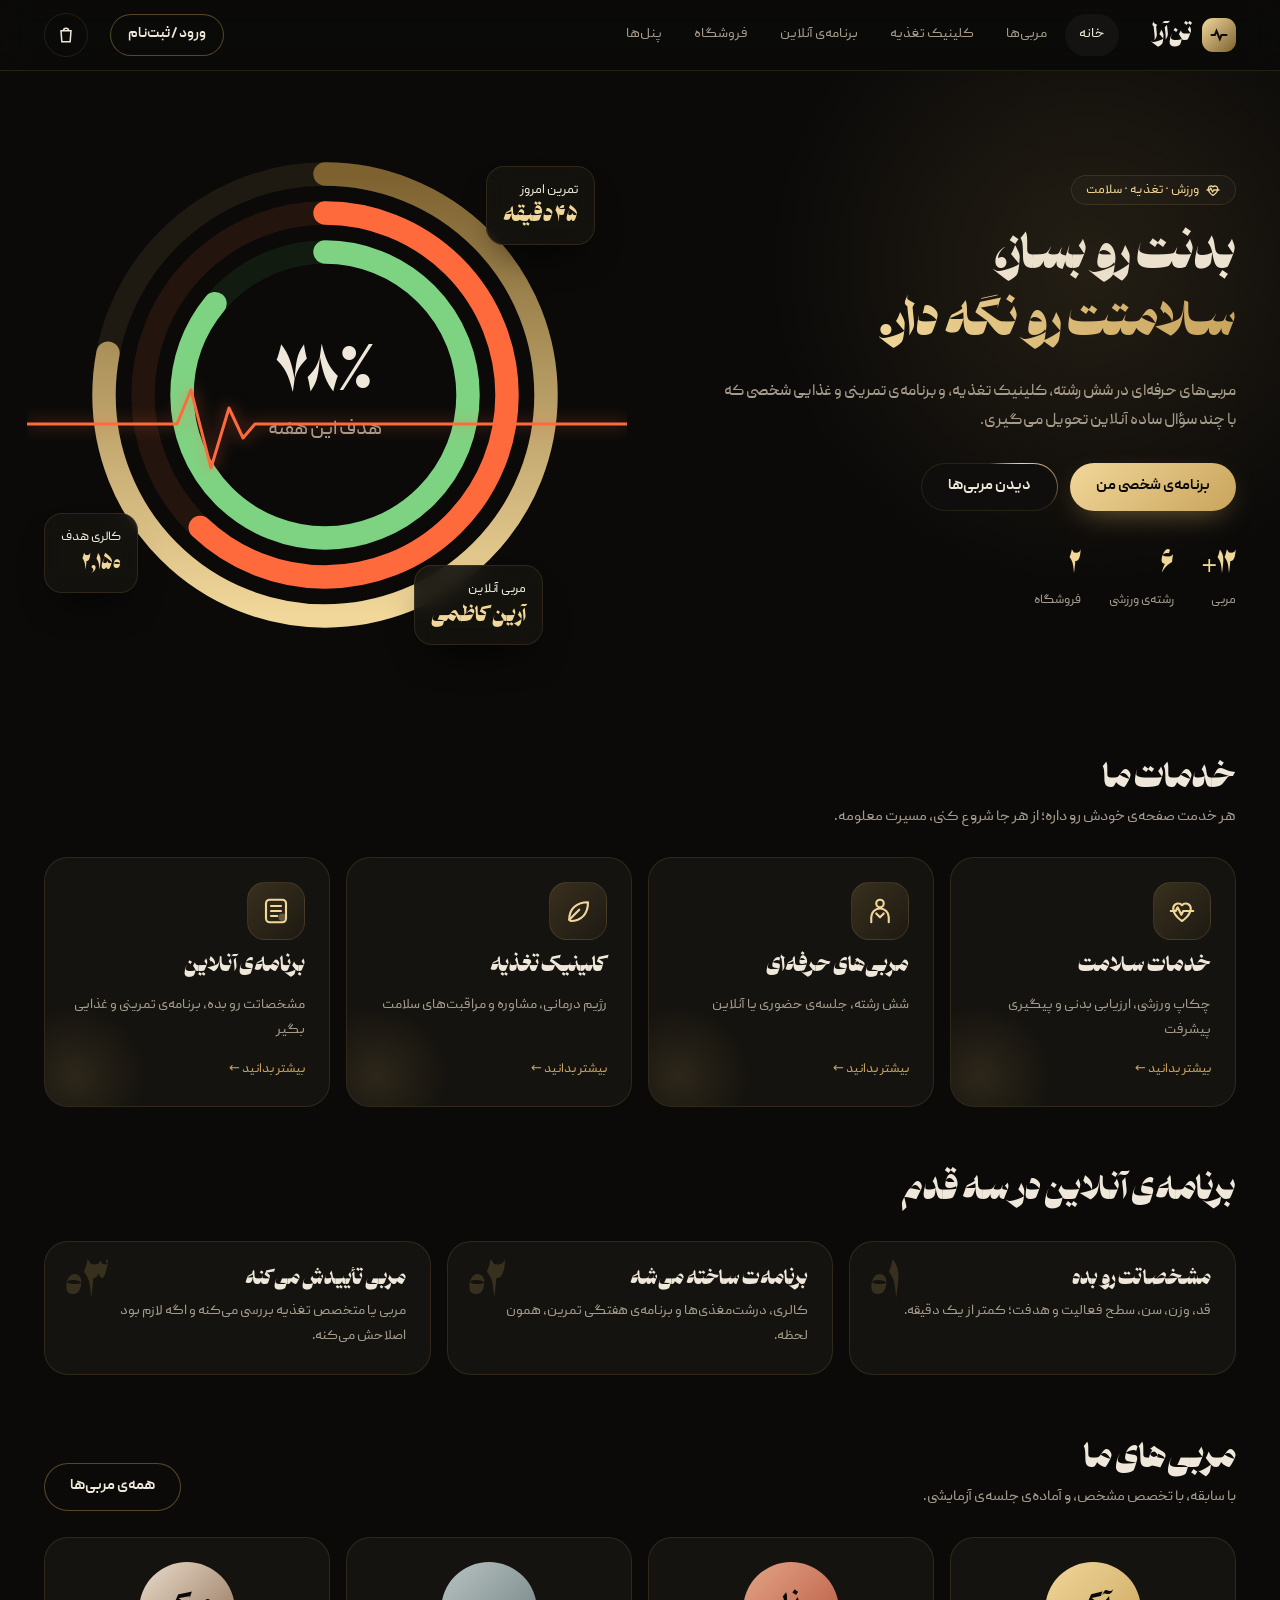
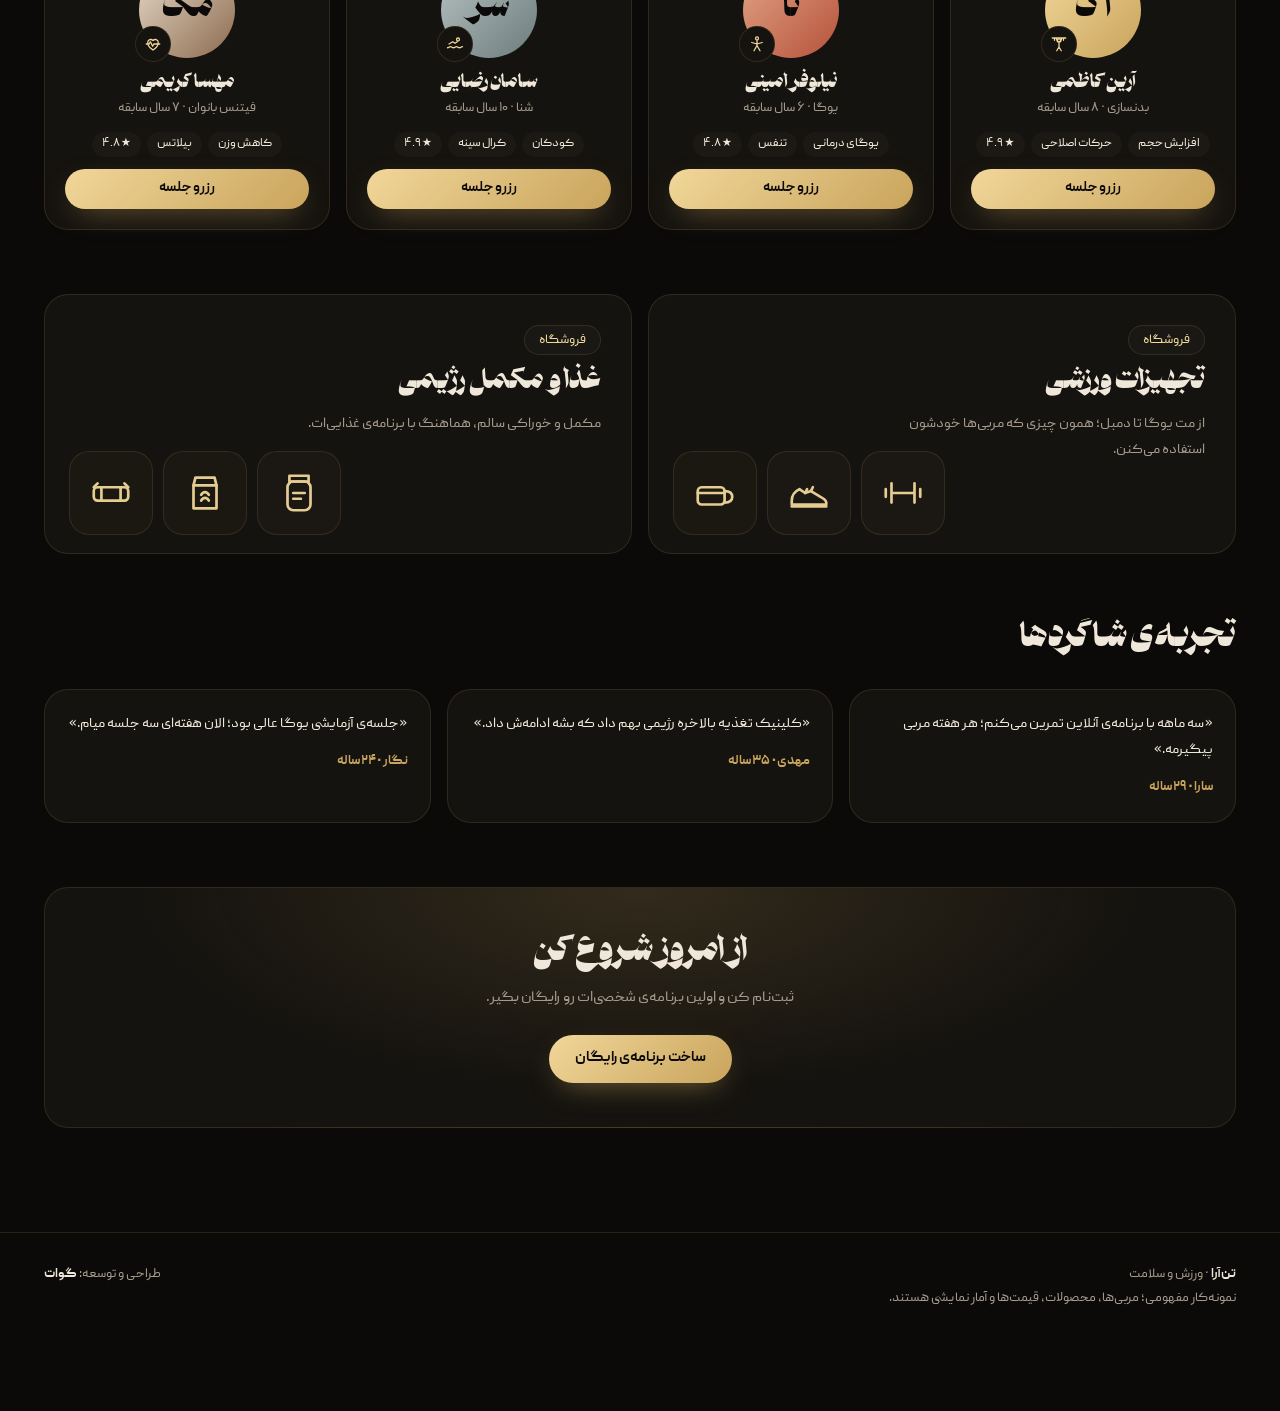
<file: work/tanara/index.html>
<!doctype html>
<html lang="fa" dir="rtl">
<head>
<meta charset="utf-8">
<meta name="viewport" content="width=device-width,initial-scale=1,viewport-fit=cover">
<title>تن‌آرا · ورزش و سلامت (نمونه‌کار مفهومی)</title>
<meta name="description" content="نمونه‌کار مفهومی سایت ورزش و سلامت: مربی‌ها، کلینیک تغذیه، برنامه‌ی تمرینی و غذایی آنلاین، دو فروشگاه و پنل مربی و کارمند — طراحی: گوات">
<style>
@font-face{font-family:P;src:url(fonts/Paykan-800.woff2) format('woff2');font-display:swap}
@font-face{font-family:Y;src:url(fonts/Peyda-500.woff2) format('woff2');font-display:swap}
@font-face{font-family:Y;src:url(fonts/Peyda-700.woff2) format('woff2');font-weight:700;font-display:swap}
:root{--bg:#0b0a09;--bg2:#100e0c;--card:#15130f;--soft:#1c1914;--ink:#efe8da;--mut:#a39a8b;--line:#c9a45c26;--g:#c9a45c;--g2:#f1d79a;--g3:#7d6230;--pulse:#ff6a3d;--ok:#4cb050;--r:24px}
*{box-sizing:border-box;margin:0;padding:0}
html{scroll-behavior:smooth;-webkit-text-size-adjust:100%}
body{font:500 15px/1.85 Y,system-ui,sans-serif;background:var(--bg);color:var(--ink);overflow-x:hidden}
button,input,select{font:inherit;color:inherit}button{cursor:pointer;border:0;background:none}a{color:inherit;text-decoration:none}svg{display:block}
.h{font-family:P;font-weight:400;line-height:1.4}
.wrap{max-width:1240px;margin:0 auto;padding:0 24px}
.mut{color:var(--mut)}.gold{color:var(--g)}
.btn{position:relative;display:inline-flex;align-items:center;justify-content:center;gap:8px;height:48px;padding:0 26px;border-radius:99px;font-weight:700;color:#0b0a09;background:linear-gradient(135deg,var(--g2),var(--g));transition:transform .2s,box-shadow .3s;box-shadow:0 10px 30px -12px #c9a45caa}
.btn:hover{transform:translateY(-2px)}
.btn.gh{background:transparent;color:var(--ink);box-shadow:inset 0 0 0 1px #c9a45c66}
@property --ga{syntax:'<angle>';inherits:false;initial-value:0deg}
.beam{background:linear-gradient(var(--bg2),var(--bg2)) padding-box,conic-gradient(from var(--ga),#c9a45c22,#f1d79a,#c9a45c22 30%) border-box;border:1.5px solid transparent;color:var(--ink);box-shadow:none;animation:ga 4s linear infinite}
@keyframes ga{to{--ga:360deg}}
.chip{align-self:flex-start;white-space:nowrap;display:inline-flex;align-items:center;gap:6px;height:30px;padding:0 14px;border-radius:99px;font-size:12.5px;border:1px solid var(--line);background:#ffffff06;color:var(--g2)}
.chip svg{width:16px;height:16px}
.card{background:var(--card);border:1px solid var(--line);border-radius:var(--r)}
/* header */
header{position:sticky;top:0;z-index:40;background:#0b0a09cc;backdrop-filter:blur(14px);-webkit-backdrop-filter:blur(14px);border-bottom:1px solid var(--line)}
.nav{display:flex;align-items:center;gap:22px;height:70px}
.logo{display:flex;align-items:center;gap:10px;font:400 22px P}
.logo i{width:34px;height:34px;border-radius:11px;display:grid;place-items:center;background:linear-gradient(135deg,var(--g2),var(--g3));font-style:normal}
.logo i svg{width:20px;height:20px}
.links{display:flex;gap:4px;margin-right:12px}
.links a{padding:8px 14px;border-radius:99px;font-size:14px;color:var(--mut);transition:.2s}
.links a:hover,.links a.on{color:var(--ink);background:#ffffff0a}
.sp{flex:1}
.ib{width:44px;height:44px;border-radius:50%;display:grid;place-items:center;border:1px solid var(--line);position:relative}
.ib svg{width:20px;height:20px}
.badge{position:absolute;top:-4px;left:-4px;min-width:20px;height:20px;border-radius:99px;background:var(--g);color:#0b0a09;font:700 11px/20px Y;text-align:center;padding:0 5px}
.hamb{display:none}
/* hero */
.hero{position:relative;padding:64px 0 40px;overflow:hidden}
.hero .grid{display:grid;grid-template-columns:1.05fr 1fr;gap:40px;align-items:center}
.hero h1{font-size:46px;line-height:1.45}
.hero h1 em{font-style:normal;background:linear-gradient(90deg,var(--g2),var(--g));-webkit-background-clip:text;background-clip:text;color:transparent}
.hero p{margin:18px 0 26px;color:var(--mut);font-size:16px;max-width:520px}
.hero .acts{display:flex;gap:12px;flex-wrap:wrap}
.stats{display:flex;gap:28px;margin-top:34px}
.stats b{display:block;font:400 28px P;color:var(--g2)}.stats span{font-size:12.5px;color:var(--mut)}
.viz{position:relative;aspect-ratio:1;max-width:520px;margin-inline:auto;width:100%}
.viz svg.rings{position:absolute;inset:0;width:100%;height:100%}
.ring{fill:none;stroke-linecap:round;transform-origin:50% 50%;transform:rotate(-90deg)}
.pulse{position:absolute;left:-8%;right:-8%;top:44%;height:120px}
.pulse path{fill:none;stroke:var(--pulse);stroke-width:3;stroke-linecap:round;stroke-linejoin:round;filter:drop-shadow(0 0 8px #ff6a3d99);stroke-dasharray:900;animation:beat 3.2s linear infinite}
@keyframes beat{from{stroke-dashoffset:900}to{stroke-dashoffset:-900}}
.float{position:absolute;padding:12px 16px;border-radius:18px;background:#15130fe6;border:1px solid var(--line);backdrop-filter:blur(10px);font-size:12.5px;box-shadow:0 20px 40px -20px #000;animation:fl 6s ease-in-out infinite}
.float b{display:block;font:400 20px P;color:var(--g2)}
@keyframes fl{50%{transform:translateY(-10px)}}
.glow{position:absolute;inset:-20% -10% auto auto;width:640px;height:640px;background:radial-gradient(closest-side,#c9a45c22,transparent);pointer-events:none}
/* sections */
section.s{padding:64px 0}
.st{display:flex;justify-content:space-between;align-items:end;gap:16px;margin-bottom:26px}
.st .h{font-size:32px}.st p{color:var(--mut);max-width:560px;font-size:14.5px}
.svc{display:grid;grid-template-columns:repeat(4,1fr);gap:16px}
.svc a{padding:24px;display:flex;flex-direction:column;gap:12px;position:relative;overflow:hidden;transition:transform .3s,border-color .3s;min-height:250px}
.svc a:hover{transform:translateY(-4px);border-color:#c9a45c66}
.svc .ic{width:58px;height:58px;border-radius:18px;display:grid;place-items:center;background:linear-gradient(135deg,#c9a45c33,#c9a45c0d);border:1px solid var(--line)}
.svc .ic svg{width:30px;height:30px;color:var(--g2)}
.svc b{font:400 20px P}.svc p{font-size:13.5px;color:var(--mut)}
.svc .more{margin-top:auto;font-size:13px;color:var(--g)}
.svc a::after{content:"";position:absolute;left:-40px;bottom:-40px;width:140px;height:140px;border-radius:50%;background:radial-gradient(closest-side,#c9a45c22,transparent)}
.steps{display:grid;grid-template-columns:repeat(3,1fr);gap:16px;counter-reset:s}
.steps div{padding:24px;position:relative}
.steps div::before{counter-increment:s;content:"۰" counter(s,persian);font:400 46px P;color:#c9a45c33;position:absolute;left:20px;top:10px}
.steps b{display:block;font:400 19px P;margin-bottom:6px}.steps p{font-size:13.5px;color:var(--mut)}
.coaches{display:grid;grid-template-columns:repeat(4,1fr);gap:16px}
.co{padding:20px;text-align:center;transition:transform .3s}
.co:hover{transform:translateY(-4px)}
.av{width:96px;height:96px;margin:4px auto 12px;border-radius:50%;display:grid;place-items:center;font:400 30px P;color:#0b0a09;position:relative}
.av small{position:absolute;bottom:-4px;left:-4px;width:36px;height:36px;border-radius:50%;background:var(--card);border:1px solid var(--line);display:grid;place-items:center}
.av small svg{width:18px;height:18px;color:var(--g2)}
.co b{display:block;font:400 18px P}.co .r{font-size:12.5px;color:var(--mut)}
.co .tags{display:flex;gap:6px;justify-content:center;flex-wrap:wrap;margin:12px 0}
.co .tags span{font-size:11.5px;padding:2px 10px;border-radius:99px;background:var(--soft)}
.co .btn{height:40px;font-size:13.5px;width:100%}
.filt{display:flex;gap:8px;flex-wrap:wrap;margin-bottom:20px}
.filt button{height:38px;padding:0 16px;border-radius:99px;border:1px solid var(--line);font-size:13.5px;color:var(--mut)}
.filt button.on{background:var(--g);color:#0b0a09;border-color:var(--g);font-weight:700}
.shops{display:grid;grid-template-columns:1fr 1fr;gap:16px}
.shops a{padding:30px;min-height:260px;display:flex;flex-direction:column;gap:10px;position:relative;overflow:hidden}
.shops .h{font-size:26px}.shops p{color:var(--mut);font-size:14px;max-width:300px}
.shops .art{position:absolute;left:24px;bottom:18px;display:flex;gap:10px;opacity:.95}
.shops .art div{width:84px;height:84px;border-radius:20px;background:var(--soft);display:grid;place-items:center;border:1px solid var(--line)}
.shops .art svg{width:46px;height:46px;color:var(--g2)}
.quotes{display:grid;grid-template-columns:repeat(3,1fr);gap:16px}
.quotes div{padding:22px;font-size:14px}.quotes b{display:block;margin-top:12px;font-size:13px;color:var(--g)}
.cta{padding:44px;text-align:center;position:relative;overflow:hidden;background:radial-gradient(500px 200px at 50% 0,#c9a45c2a,transparent),var(--card)}
.cta .h{font-size:32px}.cta p{color:var(--mut);margin:8px 0 22px}
footer{border-top:1px solid var(--line);padding:30px 0 100px;margin-top:40px;font-size:13px;color:var(--mut)}
footer .wrap{display:flex;justify-content:space-between;gap:16px;flex-wrap:wrap}
footer b{color:var(--ink)}
/* page head */
.ph{padding:44px 0 18px}.ph .h{font-size:34px}.ph p{color:var(--mut);max-width:620px;margin-top:6px}
.crumb{font-size:12.5px;color:var(--mut);margin-bottom:8px}
/* clinic */
.cl{display:grid;grid-template-columns:1.2fr 1fr;gap:16px}
.cl .card{padding:24px}
.li{display:flex;gap:14px;padding:14px 0;border-bottom:1px dashed var(--line)}.li:last-child{border:0}
.li .ic{width:44px;height:44px;flex:none;border-radius:14px;display:grid;place-items:center;background:var(--soft)}
.li .ic svg{width:22px;height:22px;color:var(--g2)}
.li b{display:block}.li p{font-size:13px;color:var(--mut)}
.book{display:grid;gap:10px}
.book label{font-size:13px;color:var(--mut)}
.inp{width:100%;height:46px;border-radius:14px;border:1px solid var(--line);background:var(--bg2);padding:0 14px;outline:none;transition:border-color .2s}
.inp:focus{border-color:var(--g)}
.slots{display:flex;gap:8px;flex-wrap:wrap}
.slots button{height:38px;padding:0 14px;border-radius:12px;border:1px solid var(--line);font-size:13px}
.slots button.on{background:var(--g);color:#0b0a09;border-color:var(--g)}
/* plan wizard */
.wz{display:grid;grid-template-columns:1fr 1.1fr;gap:16px;align-items:start}
.wz .card{padding:26px}
.prog{height:6px;border-radius:9px;background:var(--soft);overflow:hidden;margin-bottom:18px}.prog i{display:block;height:100%;background:linear-gradient(90deg,var(--g3),var(--g2));transition:width .4s}
.q{font:400 22px P;margin-bottom:14px}
.opts{display:grid;grid-template-columns:1fr 1fr;gap:10px}
.opts button{padding:14px;border-radius:16px;border:1px solid var(--line);text-align:right;transition:.2s}
.opts button:hover{border-color:#c9a45c88}
.opts button.on{border-color:var(--g);background:#c9a45c14}
.opts b{display:block}.opts span{font-size:12.5px;color:var(--mut)}
.row3{display:grid;grid-template-columns:repeat(3,1fr);gap:10px}
.wnav{display:flex;justify-content:space-between;margin-top:20px}
.res .k{display:grid;grid-template-columns:repeat(4,1fr);gap:10px;margin:14px 0}
.res .k div{padding:12px;border-radius:16px;background:var(--soft);text-align:center}
.res .k b{display:block;font:400 22px P;color:var(--g2)}.res .k span{font-size:12px;color:var(--mut)}
.bmi{position:relative;height:10px;border-radius:9px;background:linear-gradient(90deg,#5aa0d8,#4cb050 30%,#e8c34a 62%,#e8833a 80%,#d9534f);margin:10px 0 24px}
.bmi i{position:absolute;top:-6px;width:4px;height:22px;border-radius:3px;background:#fff;box-shadow:0 0 0 3px #0b0a09;transition:right .6s}
.mac{display:flex;height:14px;border-radius:9px;overflow:hidden;margin:8px 0}
.week{display:grid;grid-template-columns:repeat(7,1fr);gap:6px;margin:10px 0}
.week div{padding:10px 4px;border-radius:12px;background:var(--soft);text-align:center;font-size:11.5px}
.week div b{display:block;font-size:12.5px;color:var(--g2)}
.week div.off{opacity:.45}
.meal{display:flex;justify-content:space-between;padding:10px 0;border-bottom:1px dashed var(--line);font-size:13.5px}
.note{font-size:12.5px;color:var(--mut);padding:12px 14px;border-radius:14px;background:#c9a45c0f;border:1px solid var(--line);margin-top:14px}
.empty{padding:40px 20px;text-align:center;color:var(--mut)}
.empty svg{width:120px;margin:0 auto 10px;color:var(--g)}
/* shop */
.tabs{display:inline-flex;padding:5px;border-radius:99px;border:1px solid var(--line);margin-bottom:16px}
.tabs a{padding:8px 20px;border-radius:99px;font-size:14px;color:var(--mut)}
.tabs a.on{background:var(--g);color:#0b0a09;font-weight:700}
.prods{display:grid;grid-template-columns:repeat(4,1fr);gap:16px}
.pr{padding:14px;display:flex;flex-direction:column;transition:transform .3s}
.pr:hover{transform:translateY(-4px)}
.pr .im{height:170px;border-radius:18px;display:grid;place-items:center;background:radial-gradient(closest-side,#c9a45c22,transparent),var(--soft);position:relative}
.pr .im svg{width:90px;height:90px;color:var(--g2);transition:transform .4s}
.pr:hover .im svg{transform:scale(1.08) rotate(-4deg)}
.pr .off{position:absolute;top:10px;right:10px;font:700 11.5px/24px Y;padding:0 10px;border-radius:99px;background:var(--pulse);color:#fff}
.pr b{margin-top:12px;font-size:14.5px}.pr .d{font-size:12px;color:var(--mut)}
.pr .pp{display:flex;justify-content:space-between;align-items:center;margin-top:10px}
.pr .pp b{margin:0;font:400 17px P;color:var(--g2)}
.add{width:40px;height:40px;border-radius:50%;background:var(--g);color:#0b0a09;display:grid;place-items:center}
.add svg{width:18px}
.ship{margin-bottom:16px;padding:12px 16px;font-size:13.5px;display:flex;gap:10px;align-items:center}
.ship .bar{flex:1;height:6px;border-radius:9px;background:var(--soft);overflow:hidden}.ship .bar i{display:block;height:100%;background:var(--g)}
/* panels */
.pn{display:grid;grid-template-columns:230px 1fr;gap:16px;align-items:start}
.side{padding:14px;position:sticky;top:86px}
.side a{display:flex;align-items:center;gap:10px;padding:10px 12px;border-radius:12px;font-size:14px;color:var(--mut)}
.side a.on,.side a:hover{background:#ffffff0a;color:var(--ink)}
.side .who{display:flex;gap:10px;align-items:center;padding:8px 8px 14px;border-bottom:1px solid var(--line);margin-bottom:8px}
.side .who .av{width:44px;height:44px;margin:0;font-size:16px}
.kpi{display:grid;grid-template-columns:repeat(4,1fr);gap:12px;margin-bottom:16px}
.kpi div{padding:18px}.kpi b{display:block;font:400 28px P;color:var(--g2)}.kpi span{font-size:12.5px;color:var(--mut)}
.tbl{width:100%;border-collapse:collapse;font-size:13.5px}
.tbl th{font-weight:500;color:var(--mut);text-align:right;padding:10px 12px;border-bottom:1px solid var(--line);font-size:12.5px}
.tbl td{padding:12px;border-bottom:1px dashed var(--line)}
.tbl tr:last-child td{border:0}
.st-ch{display:inline-block;padding:2px 12px;border-radius:99px;font-size:12px}
.st-w{background:#e8c34a22;color:#e8c34a}.st-o{background:#4cb05022;color:#7ed383}.st-s{background:#5aa0d822;color:#8cc3ef}
.mini{height:34px;padding:0 14px;font-size:12.5px}
.box{padding:20px;margin-bottom:16px}.box .h{font-size:18px;margin-bottom:10px}
.two{display:grid;grid-template-columns:1.5fr 1fr;gap:16px}
.sch div{display:flex;gap:12px;padding:10px 0;border-bottom:1px dashed var(--line);font-size:13.5px}.sch div:last-child{border:0}
.sch time{color:var(--g2);font-weight:700;min-width:48px}
.bars{display:flex;align-items:end;gap:8px;height:120px;padding-top:10px}
.bars i{flex:1;border-radius:8px 8px 3px 3px;background:linear-gradient(var(--g),var(--g3));transform-origin:bottom;animation:grow .8s cubic-bezier(.2,.8,.2,1) both}
@keyframes grow{from{transform:scaleY(0)}}
.roles{display:inline-flex;padding:5px;border-radius:99px;border:1px solid var(--line);margin-bottom:16px}
.roles a{padding:7px 18px;border-radius:99px;font-size:13.5px;color:var(--mut)}.roles a.on{background:var(--g);color:#0b0a09;font-weight:700}
/* overlays */
.scrim{position:fixed;inset:0;background:#000a;backdrop-filter:blur(4px);opacity:0;pointer-events:none;transition:.3s;z-index:80}
.scrim.on{opacity:1;pointer-events:auto}
.drawer{visibility:hidden;position:fixed;top:0;bottom:0;left:0;width:min(420px,100%);background:var(--bg2);border-right:1px solid var(--line);z-index:81;transform:translateX(-100%);transition:transform .45s cubic-bezier(.2,.9,.2,1);display:flex;flex-direction:column;padding:22px}
.drawer.on{transform:none;visibility:visible}
.drawer .list{flex:1;overflow:auto;display:flex;flex-direction:column;gap:10px;margin:16px 0}
.ci{display:flex;gap:12px;align-items:center;padding:10px;border-radius:16px;background:var(--card);border:1px solid var(--line)}
.ci .th{width:54px;height:54px;border-radius:14px;background:var(--soft);display:grid;place-items:center;flex:none}.ci .th svg{width:30px;color:var(--g2)}
.ci .t{flex:1;font-size:13px}
.qty{display:flex;gap:6px;align-items:center}.qty button{width:28px;height:28px;border-radius:50%;background:var(--soft)}
.modal{position:fixed;top:50%;right:50%;transform:translate(50%,-46%) scale(.96);width:min(460px,calc(100% - 24px));background:var(--bg2);border:1px solid var(--line);border-radius:28px;z-index:81;padding:26px;opacity:0;pointer-events:none;transition:.35s cubic-bezier(.2,.9,.2,1)}
.modal.on{opacity:1;pointer-events:auto;transform:translate(50%,-50%) scale(1)}
.seg{display:grid;grid-template-columns:repeat(3,1fr);gap:6px;padding:5px;border-radius:16px;background:var(--card);margin:14px 0}
.seg button{height:38px;border-radius:12px;font-size:13px;color:var(--mut)}.seg button.on{background:var(--g);color:#0b0a09;font-weight:700}
.toasts{position:fixed;top:84px;right:50%;transform:translateX(50%);z-index:90;display:flex;flex-direction:column;gap:8px;align-items:center;pointer-events:none}
.toast{display:flex;align-items:center;gap:10px;padding:8px 18px 8px 8px;border-radius:99px;background:var(--card);border:1px solid #c9a45c55;box-shadow:0 14px 30px -10px #000;font-size:14px;animation:tin .5s cubic-bezier(.2,1.4,.4,1)}
.toast i{width:30px;height:30px;border-radius:50%;display:grid;place-items:center;font-style:normal;background:linear-gradient(135deg,var(--g2),var(--g));color:#0b0a09}
.toast.out{animation:tout .35s forwards}
@keyframes tin{from{transform:translateY(-24px) scale(.85);opacity:0}}@keyframes tout{to{transform:translateY(-16px);opacity:0}}
.rv{opacity:0;transform:translateY(22px);transition:opacity .8s,transform .8s cubic-bezier(.2,.8,.2,1)}.rv.in{opacity:1;transform:none}
.view{animation:vin .5s cubic-bezier(.2,.8,.2,1)}@keyframes vin{from{opacity:0;transform:translateY(10px)}}
#ld{position:fixed;inset:0;z-index:200;background:var(--bg);display:grid;place-items:center;transition:opacity .6s,visibility .6s}
#ld.done{opacity:0;visibility:hidden}
#ld svg{width:120px}#ld path{fill:none;stroke:var(--pulse);stroke-width:3;stroke-dasharray:300;animation:beat 1.4s linear infinite}
#ld b{display:block;text-align:center;font:400 22px P;margin-top:6px}
.bnav{display:none}
.sheet{position:fixed;inset:0;z-index:85;background:var(--bg);padding:24px;transform:translateY(100%);visibility:hidden;transition:transform .45s cubic-bezier(.2,.9,.2,1),visibility .45s;display:flex;flex-direction:column;gap:6px}
.sheet.on{transform:none;visibility:visible}.sheet a{padding:14px 6px;border-bottom:1px solid var(--line);font:400 20px P}
@media (max-width:1050px){.svc,.coaches,.prods{grid-template-columns:repeat(2,1fr)}.kpi{grid-template-columns:repeat(2,1fr)}.links{display:none}.hamb{display:grid}}
@media (max-width:760px){
 body{font-size:14.5px}.wrap{padding:0 16px}.nav{height:62px;gap:10px}.logo{font-size:19px}.nav .gh{display:none}
 .hero{padding:26px 0 10px}.hero .grid{grid-template-columns:1fr;gap:10px}.hero h1{font-size:23px}.hero p{font-size:14.5px;margin:12px 0 18px}
 .viz{order:-1;max-width:330px}.stats{gap:18px;margin-top:22px}.stats b{font-size:22px}
 .float{font-size:11px;padding:8px 10px}.float b{font-size:15px}
 section.s{padding:40px 0}.st{flex-direction:column;align-items:flex-start}.st .h{font-size:20px}
 .svc,.coaches,.prods{grid-template-columns:repeat(2,1fr);gap:10px}.svc a{padding:16px;min-height:0}.svc b{font-size:16px}.svc p{font-size:12.5px}
 .steps,.shops,.quotes,.cl,.wz,.two{grid-template-columns:1fr}.pn{grid-template-columns:1fr}.side{position:static;display:flex;overflow-x:auto;gap:4px}.side .who{display:none}.side a{white-space:nowrap}
 .co{padding:14px}.av{width:72px;height:72px;font-size:22px}.co b{font-size:15px}
 .pr .im{height:130px}.pr .im svg{width:66px;height:66px}
 .ph .h{font-size:21px}.res .k{grid-template-columns:repeat(2,1fr)}.opts{grid-template-columns:1fr}.row3{grid-template-columns:1fr}
 .shops a{min-height:220px;padding:22px}.shops .art div{width:62px;height:62px}.shops .art svg{width:34px;height:34px}
 .cta{padding:28px 18px}.cta .h{font-size:21px}
 .tbl{font-size:12.5px}.tbl th:nth-child(3),.tbl td:nth-child(3){display:none}
 .bnav{display:flex;position:fixed;bottom:10px;right:10px;left:10px;height:60px;border-radius:99px;background:#15130fee;backdrop-filter:blur(12px);border:1px solid var(--line);z-index:60;justify-content:space-around;align-items:center}
 .bnav a{display:flex;flex-direction:column;align-items:center;font-size:10.5px;color:var(--mut);gap:2px}.bnav a.on{color:var(--g2)}.bnav svg{width:21px;height:21px}
}
@media (prefers-reduced-motion:reduce){*,*::before,*::after{animation:none!important;transition:none!important}.rv{opacity:1;transform:none}}
</style>
</head>
<body>
<div id="ld"><div><svg viewBox="0 0 120 40"><path d="M0 20h30l6-12 8 26 7-20 5 6h64"/></svg><b>تن‌آرا</b></div></div>
<header><div class="wrap nav">
 <a class="logo" href="#home"><i><svg viewBox="0 0 24 24" fill="none" stroke="#0b0a09" stroke-width="2.4" stroke-linecap="round"><path d="M3 12h4l2-5 4 10 2-5h6"/></svg></i>تن‌آرا</a>
 <nav class="links" id="links"></nav><span class="sp"></span>
 <button class="btn gh" id="loginBtn" style="height:42px;padding:0 18px;font-size:13.5px">ورود / ثبت‌نام</button>
 <button class="ib" id="cartBtn" aria-label="سبد خرید"><svg viewBox="0 0 24 24" fill="none" stroke="currentColor" stroke-width="1.8"><path d="M6 7h12l-1 13H7z"/><path d="M9 7a3 3 0 0 1 6 0"/></svg><span class="badge" id="cb" hidden></span></button>
 <button class="ib hamb" id="hamb" aria-label="منو"><svg viewBox="0 0 24 24" fill="none" stroke="currentColor" stroke-width="1.8"><path d="M4 7h16M4 12h16M4 17h10"/></svg></button>
</div></header>
<main id="app"></main>
<footer><div class="wrap"><div><b>تن‌آرا</b> · ورزش و سلامت<br>نمونه‌کار مفهومی؛ مربی‌ها، محصولات، قیمت‌ها و آمار نمایشی هستند.</div><div>طراحی و توسعه: <b>گوات</b></div></div></footer>
<nav class="bnav" id="bnav"></nav>
<div class="sheet" id="sheet"></div>
<div class="scrim" id="scrim"></div>
<aside class="drawer" id="drawer"></aside>
<div class="modal" id="modal" role="dialog" aria-modal="true"></div>
<div class="toasts" id="toasts"></div>
<script>
const $=s=>document.querySelector(s),$$=s=>[...document.querySelectorAll(s)];
const fa=n=>String(n).replace(/\d/g,d=>'۰۱۲۳۴۵۶۷۸۹'[d]);
const money=n=>fa(Math.round(n).toLocaleString('en-US'))+' تومان';
const ld=(k,d)=>{try{return JSON.parse(localStorage.getItem(k))??d}catch(e){return d}};
const sv=(k,v)=>{try{localStorage.setItem(k,JSON.stringify(v))}catch(e){}};
/* ---------- icons (original line art) ---------- */
const I={
 heart:'<path d="M12 20s-7-4.4-7-10a4 4 0 0 1 7-2.6A4 4 0 0 1 19 10c0 5.6-7 10-7 10z"/><path d="M3 12h4l1.5-3 3 6 1.5-3h8"/>',
 coach:'<circle cx="12" cy="6" r="3"/><path d="M5 21v-4a7 7 0 0 1 14 0v4"/><path d="M9 14l3 3 3-3"/>',
 leaf:'<path d="M5 19c0-9 6-14 15-14 0 9-5 15-14 15"/><path d="M5 19l8-8"/>',
 plan:'<rect x="4" y="3" width="16" height="18" rx="3"/><path d="M8 8h8M8 12h8M8 16h5"/><circle cx="17" cy="17" r="3" fill="currentColor" stroke="none" opacity=".3"/>',
 dumbbell:'<path d="M3 10v4M6 7v10M18 7v10M21 10v4M6 12h12"/>',
 mat:'<rect x="3" y="9" width="14" height="9" rx="2"/><path d="M17 11c2.5 0 4 1 4 3s-1.5 3-4 3"/><path d="M3 12h14"/>',
 rope:'<path d="M5 4v5M19 4v5"/><path d="M5 9c0 9 14 9 14 0"/><circle cx="5" cy="4" r="1.6"/><circle cx="19" cy="4" r="1.6"/>',
 shoe:'<path d="M3 16c0-3 2-5 4-6l3 2 3-1 5 3c2 1 3 2 3 3v1H3z"/><path d="M3 19h18"/><path d="M10 12l1-2M13 11l1-2"/>',
 bottle:'<path d="M10 3h4v3l2 3v11a1 1 0 0 1-1 1H9a1 1 0 0 1-1-1V9l2-3z"/><path d="M8 13h8"/>',
 kettle:'<path d="M8 9a4 4 0 0 1 8 0"/><path d="M6 12a6 6 0 0 0 12 0c0-1-.5-2-1-3H7c-.5 1-1 2-1 3z"/><path d="M6 21h12a6 6 0 0 0-1.5-4h-9A6 6 0 0 0 6 21z" opacity=".5"/>',
 jar:'<rect x="6" y="6" width="12" height="15" rx="3"/><path d="M7 3h10v3H7z"/><path d="M9 12h6M9 15h4"/>',
 oats:'<path d="M7 4h10l1 4v12H6V8z"/><path d="M6 8h12"/><path d="M10 13c1-2 3-2 4 0M10 16c1-2 3-2 4 0"/>',
 nut:'<ellipse cx="12" cy="12" rx="6" ry="8" transform="rotate(30 12 12)"/><path d="M9 7c1 3 2 7 5 10"/>',
 bar:'<rect x="3" y="9" width="18" height="7" rx="2"/><path d="M7 9v7M17 9v7"/><path d="M3 9l2-2M21 9l-2-2"/>',
 pill:'<rect x="4" y="9" width="16" height="7" rx="3.5" transform="rotate(-35 12 12.5)"/><path d="M9.5 8.5l5 8"/>',
 spoon:'<ellipse cx="12" cy="6" rx="3.5" ry="4"/><path d="M12 10v11"/>',
 run:'<circle cx="14" cy="4.5" r="2"/><path d="M8 21l3-6 3 2v4M6 12l3-4 4 1 3 3 3 1"/>',
 swim:'<circle cx="16" cy="6" r="2"/><path d="M4 12l5-3 3 2 3-2"/><path d="M2 17c2 0 2-1.5 4-1.5S8 17 10 17s2-1.5 4-1.5 2 1.5 4 1.5 2-1.5 4-1.5"/>',
 yoga:'<circle cx="12" cy="4.5" r="2"/><path d="M12 7v7M5 10l7 2 7-2M8 21l4-7 4 7"/>',
 lift:'<circle cx="12" cy="7" r="2"/><path d="M3 4h18M6 4v3M18 4v3M8 4l2 5h4l2-5M12 11v5l-3 5M12 16l3 5"/>',
 ball:'<circle cx="12" cy="12" r="8"/><path d="M12 4l2.5 4.5L12 12 9.5 8.5zM12 12l4 2M12 12l-4 2M8 14l-2 4M16 14l2 4"/>',
 cart:'<path d="M6 7h12l-1 13H7z"/><path d="M9 7a3 3 0 0 1 6 0"/>',
 home:'<path d="M3 11l9-7 9 7v9H3z"/><path d="M10 20v-5h4v5"/>',
 user:'<circle cx="12" cy="8" r="4"/><path d="M4 21a8 8 0 0 1 16 0"/>',
 cal:'<rect x="3" y="5" width="18" height="16" rx="3"/><path d="M3 10h18M8 3v4M16 3v4"/>',
 box:'<path d="M3 7l9-4 9 4v10l-9 4-9-4z"/><path d="M3 7l9 4 9-4M12 11v10"/>'};
const ic=(n,sw=1.7)=>`<svg viewBox="0 0 24 24" fill="none" stroke="currentColor" stroke-width="${sw}" stroke-linecap="round" stroke-linejoin="round">${I[n]}</svg>`;
/* ---------- data ---------- */
const SPORTS=[['all','همه'],['body','بدنسازی'],['yoga','یوگا'],['swim','شنا'],['run','دویدن'],['fit','فیتنس بانوان'],['ball','فوتبال']];
const SICON={body:'lift',yoga:'yoga',swim:'swim',run:'run',fit:'heart',ball:'ball'};
const CO=[['آرین','کاظمی','body','۸ سال سابقه',['افزایش حجم','حرکات اصلاحی'],4.9],['نیلوفر','امینی','yoga','۶ سال سابقه',['یوگای درمانی','تنفس'],4.8],['سامان','رضایی','swim','۱۰ سال سابقه',['کودکان','کرال سینه'],4.9],['مهسا','کریمی','fit','۷ سال سابقه',['کاهش وزن','پیلاتس'],4.8],['کیان','نوروزی','run','۵ سال سابقه',['ماراتن','استقامت'],4.7],['رها','صادقی','yoga','۴ سال سابقه',['وینیاسا','مدیتیشن'],4.6],['امید','شریفی','ball','۹ سال سابقه',['آمادگی جسمانی','تکنیک'],4.7],['پریا','موسوی','body','۶ سال سابقه',['بانوان','تناسب اندام'],4.8]];
const GRAD=['#f1d79a,#c9a45c','#e3a587,#b5523b','#b8c4c2,#6c7b7d','#e9dccb,#8c6a4f'];
const GEAR=[['دمبل قابل تنظیم ۲۰ کیلویی','dumbbell','تنظیم سریع وزن',4.85e6,5.4e6],['مت یوگا ۸ میلی‌متری','mat','ضدلغزش و سبک',890e3,0],['طناب ورزشی سرعتی','rope','بلبرینگ‌دار',420e3,520e3],['کفش دویدن سبک','shoe','زیره‌ی ضربه‌گیر',3.2e6,0],['قمقمه‌ی استیل ۷۵۰ میلی','bottle','۱۲ ساعت خنک',650e3,0],['کتل‌بل ۱۲ کیلویی','kettle','چدنی با پوشش',1.9e6,2.2e6]];
const FOOD=[['پودر پروتئین وی ۲ کیلویی','jar','۲۴ گرم پروتئین در هر اسکوپ',2.6e6,2.9e6],['جو دوسر پرک ۱ کیلویی','oats','صبحانه‌ی کم‌چرب',240e3,0],['بادام خام ۵۰۰ گرمی','nut','میان‌وعده‌ی سالم',780e3,0],['پروتئین بار (۱۲ عدد)','bar','بدون شکر افزوده',1.1e6,1.3e6],['مولتی‌ویتامین ۶۰ عددی','pill','مکمل روزانه',540e3,0],['کره‌ی بادام‌زمینی ۱ کیلویی','spoon','بدون روغن پالم',460e3,0]];
const ST={cart:ld('ta-cart',[]),user:ld('ta-user',null),plans:ld('ta-plans',[]),slot:null};
/* ---------- helpers ---------- */
function toast(m,i='✓'){const t=document.createElement('div');t.className='toast';t.innerHTML=`<i>${i}</i>${m}`;$('#toasts').append(t);setTimeout(()=>{t.classList.add('out');setTimeout(()=>t.remove(),400)},2300)}
function closeAll(){['#scrim','#drawer','#modal','#sheet'].forEach(s=>$(s).classList.remove('on'))}
$('#scrim').onclick=closeAll;addEventListener('keydown',e=>e.key==='Escape'&&closeAll());
const av=(c,i,sz='')=>`<div class="av" style="background:linear-gradient(135deg,${GRAD[i%4]});${sz}">${c[0][0]}${c[1][0]}<small>${ic(SICON[c[2]])}</small></div>`;
/* ---------- views ---------- */
function home(){return `<section class="hero"><div class="glow"></div><div class="wrap grid">
 <div class="rv"><span class="chip">${ic('heart',2)}ورزش · تغذیه · سلامت</span><h1 class="h" style="margin-top:16px">بدنت رو بساز،<br><em>سلامتت رو نگه دار.</em></h1>
  <p>مربی‌های حرفه‌ای در شش رشته، کلینیک تغذیه، و برنامه‌ی تمرینی و غذایی شخصی که با چند سؤال ساده آنلاین تحویل می‌گیری.</p>
  <div class="acts"><a class="btn" href="#plan">برنامه‌ی شخصی من</a><a class="btn beam" href="#coaches">دیدن مربی‌ها</a></div>
  <div class="stats"><div><b>${fa(12)}+</b><span>مربی</span></div><div><b>${fa(6)}</b><span>رشته‌ی ورزشی</span></div><div><b>${fa(2)}</b><span>فروشگاه</span></div></div></div>
 <div class="viz"><svg class="rings" viewBox="0 0 400 400" id="rings"><defs><linearGradient id="gg" x1="0" x2="1"><stop offset="0" stop-color="#f1d79a"/><stop offset="1" stop-color="#7d6230"/></linearGradient></defs>
  ${[[170,'#c9a45c1a','url(#gg)',.78,18],[140,'#ff6a3d1a','#ff6a3d',.62,18],[110,'#4cb0501a','#7ed383',.86,18]].map(r=>`<circle cx="200" cy="200" r="${r[0]}" fill="none" stroke="${r[1]}" stroke-width="${r[4]}"/><circle class="ring" cx="200" cy="200" r="${r[0]}" stroke="${r[2]}" stroke-width="${r[4]}" data-p="${r[3]}" stroke-dasharray="${2*Math.PI*r[0]}" stroke-dashoffset="${2*Math.PI*r[0]}"/>`).join('')}
  <text x="200" y="196" text-anchor="middle" font-family="P" font-size="44" fill="#efe8da">${fa(78)}٪</text><text x="200" y="230" text-anchor="middle" font-family="Y" font-size="15" fill="#a39a8b">هدف این هفته</text></svg>
  <svg class="pulse" viewBox="0 0 600 120" preserveAspectRatio="none"><path d="M0 60h150l14-34 20 78 18-60 14 30 12-14h372"/></svg>
  <div class="float" style="top:6%;right:-2%">${'تمرین امروز'}<b>${fa(45)} دقیقه</b></div>
  <div class="float" style="bottom:12%;left:-4%;animation-delay:-2s">کالری هدف<b>${fa('2,150')}</b></div>
  <div class="float" style="bottom:2%;right:8%;animation-delay:-4s">مربی آنلاین<b>آرین کاظمی</b></div></div>
</div></section>
<section class="s"><div class="wrap"><div class="st rv"><div><div class="h">خدمات ما</div><p>هر خدمت صفحه‌ی خودش رو داره؛ از هر جا شروع کنی، مسیرت معلومه.</p></div></div>
 <div class="svc">${[['heart','خدمات سلامت','چکاپ ورزشی، ارزیابی بدنی و پیگیری پیشرفت','#clinic'],['coach','مربی‌های حرفه‌ای','شش رشته، جلسه‌ی حضوری یا آنلاین','#coaches'],['leaf','کلینیک تغذیه','رژیم درمانی، مشاوره و مراقبت‌های سلامت','#clinic'],['plan','برنامه‌ی آنلاین','مشخصاتت رو بده، برنامه‌ی تمرینی و غذایی بگیر','#plan']].map(s=>`<a class="card rv" href="${s[3]}"><span class="ic">${ic(s[0])}</span><b>${s[1]}</b><p>${s[2]}</p><span class="more">بیشتر بدانید ←</span></a>`).join('')}</div></div></section>
<section class="s" style="padding-top:0"><div class="wrap"><div class="st rv"><div><div class="h">برنامه‌ی آنلاین در سه قدم</div></div></div>
 <div class="steps">${[['مشخصاتت رو بده','قد، وزن، سن، سطح فعالیت و هدفت؛ کمتر از یک دقیقه.'],['برنامه‌ت ساخته می‌شه','کالری، درشت‌مغذی‌ها و برنامه‌ی هفتگی تمرین، همون لحظه.'],['مربی تأییدش می‌کنه','مربی یا متخصص تغذیه بررسی می‌کنه و اگه لازم بود اصلاحش می‌کنه.']].map(s=>`<div class="card rv"><b>${s[0]}</b><p>${s[1]}</p></div>`).join('')}</div></div></section>
<section class="s" style="padding-top:0"><div class="wrap"><div class="st rv"><div><div class="h">مربی‌های ما</div><p>با سابقه، با تخصص مشخص، و آماده‌ی جلسه‌ی آزمایشی.</p></div><a class="btn gh" href="#coaches">همه‌ی مربی‌ها</a></div>
 <div class="coaches">${CO.slice(0,4).map((c,i)=>coCard(c,i)).join('')}</div></div></section>
<section class="s" style="padding-top:0"><div class="wrap"><div class="shops">
 <a class="card rv" href="#shop/gear"><span class="chip">فروشگاه</span><div class="h">تجهیزات ورزشی</div><p>از مت یوگا تا دمبل؛ همون چیزی که مربی‌ها خودشون استفاده می‌کنن.</p><div class="art">${['dumbbell','shoe','mat'].map(n=>`<div>${ic(n,1.4)}</div>`).join('')}</div></a>
 <a class="card rv" href="#shop/food"><span class="chip">فروشگاه</span><div class="h">غذا و مکمل رژیمی</div><p>مکمل و خوراکی سالم، هماهنگ با برنامه‌ی غذایی‌ات.</p><div class="art">${['jar','oats','bar'].map(n=>`<div>${ic(n,1.4)}</div>`).join('')}</div></a></div></div></section>
<section class="s" style="padding-top:0"><div class="wrap"><div class="st rv"><div class="h">تجربه‌ی شاگردها</div></div>
 <div class="quotes">${[['سه ماهه با برنامه‌ی آنلاین تمرین می‌کنم؛ هر هفته مربی پیگیرمه.','سارا · ۲۹ ساله'],['کلینیک تغذیه بالاخره رژیمی بهم داد که بشه ادامه‌ش داد.','مهدی · ۳۵ ساله'],['جلسه‌ی آزمایشی یوگا عالی بود؛ الان هفته‌ای سه جلسه میام.','نگار · ۲۴ ساله']].map(q=>`<div class="card rv">«${q[0]}»<b>${q[1]}</b></div>`).join('')}</div></div></section>
<section class="s" style="padding-top:0"><div class="wrap"><div class="cta card rv"><div class="h">از امروز شروع کن</div><p>ثبت‌نام کن و اولین برنامه‌ی شخصی‌ات رو رایگان بگیر.</p><a class="btn" href="#plan">ساخت برنامه‌ی رایگان</a></div></div></section>`}
function coCard(c,i){return `<div class="card co rv">${av(c,i)}<b>${c[0]} ${c[1]}</b><div class="r">${(SPORTS.find(s=>s[0]===c[2])||[])[1]} · ${c[3]}</div><div class="tags">${c[4].map(t=>`<span>${t}</span>`).join('')}<span>★ ${fa(c[5])}</span></div><button class="btn" data-book="${i}">رزرو جلسه</button></div>`}
let sport='all';
function coaches(){const list=CO.map((c,i)=>[c,i]).filter(([c])=>sport==='all'||c[2]===sport);
 return `<div class="wrap"><div class="ph"><div class="crumb">خانه / مربی‌ها</div><div class="h">مربی‌ها</div><p>رشته‌ات رو انتخاب کن، پروفایل مربی‌ها رو ببین و یه جلسه‌ی آزمایشی رزرو کن.</p></div>
 <div class="filt">${SPORTS.map(s=>`<button data-sp="${s[0]}" class="${sport===s[0]?'on':''}">${s[1]}</button>`).join('')}</div>
 <div class="coaches">${list.map(([c,i])=>coCard(c,i)).join('')||'<div class="empty">مربی‌ای برای این رشته ثبت نشده.</div>'}</div><div style="height:60px"></div></div>`}
function clinic(){return `<div class="wrap"><div class="ph"><div class="crumb">خانه / کلینیک تغذیه</div><div class="h">کلینیک تغذیه و مراقبت‌های سلامت</div><p>متخصص‌های تغذیه، ارزیابی بدنی و برنامه‌ی رژیمی که با سبک زندگی‌ات جور باشه.</p></div>
 <div class="cl"><div class="card">${[['leaf','رژیم درمانی','کاهش یا افزایش وزن اصولی با پیگیری هفتگی'],['heart','چکاپ ورزشی','ارزیابی ترکیب بدن، فشار خون و آمادگی جسمانی'],['plan','تغذیه‌ی ورزشی','برنامه‌ی غذایی متناسب با رشته و حجم تمرین'],['user','مشاوره‌ی آنلاین','تماس تصویری با متخصص تغذیه، هر جا که باشی']].map(l=>`<div class="li"><span class="ic">${ic(l[0])}</span><div><b>${l[1]}</b><p>${l[2]}</p></div></div>`).join('')}</div>
 <div class="card book"><div class="h" style="font-size:20px">رزرو نوبت مشاوره</div>
  <label>نوع خدمت</label><select class="inp" id="bkS"><option>رژیم درمانی</option><option>چکاپ ورزشی</option><option>تغذیه‌ی ورزشی</option><option>مشاوره‌ی آنلاین</option></select>
  <label>روز و ساعت</label><div class="slots">${['شنبه ۱۰:۰۰','شنبه ۱۷:۰۰','دوشنبه ۱۱:۳۰','سه‌شنبه ۱۸:۰۰','چهارشنبه ۹:۰۰'].map(s=>`<button data-slot="${s}" class="${ST.slot===s?'on':''}">${s}</button>`).join('')}</div>
  <label>شماره‌ی موبایل</label><input class="inp" id="bkP" inputmode="tel" placeholder="۰۹۱۲…">
  <button class="btn" id="bkGo" style="margin-top:6px">ثبت نوبت</button></div></div><div style="height:60px"></div></div>`}
/* plan wizard */
let W=ld('ta-w',{step:0,sex:'m',age:28,h:175,w:78,act:1.55,goal:'fit',days:4});let showRes=false;
const ACT=[[1.2,'کم‌تحرک','پشت میز، بدون ورزش'],[1.375,'سبک','۱ تا ۳ روز ورزش'],[1.55,'متوسط','۳ تا ۵ روز ورزش'],[1.725,'زیاد','۶ تا ۷ روز ورزش']];
const GOAL=[['lose','کاهش وزن','چربی‌سوزی با حفظ عضله'],['fit','تناسب اندام','حفظ وزن و آمادگی'],['gain','افزایش عضله','حجم با کیفیت']];
function calc(){const bmr=10*W.w+6.25*W.h-5*W.age+(W.sex==='m'?5:-161);const tdee=bmr*W.act;
 let kcal=W.goal==='lose'?tdee-500:W.goal==='gain'?tdee+300:tdee;kcal=Math.max(kcal,W.sex==='m'?1500:1200);
 const p=Math.round(W.w*(W.goal==='lose'?2:1.8)),f=Math.round(kcal*.25/9),c=Math.max(0,Math.round((kcal-p*4-f*9)/4));
 const bmi=W.w/Math.pow(W.h/100,2);return{bmr,tdee,kcal,p,f,c,bmi}}
const SPL={lose:['کل بدن + کاردیو','کاردیو ۳۰ دقیقه','کل بدن','HIIT ۲۰ دقیقه','کل بدن + کاردیو'],fit:['بالاتنه','پایین‌تنه','کاردیو و هسته','کل بدن','یوگا / کشش'],gain:['سینه و پشت بازو','پشت و جلو بازو','پا','سرشانه و شکم','پا و باسن']};
function plan(){const st=W.step;const tot=5;
 const q=[()=>`<div class="q">جنسیت و سن</div><div class="opts">${[['m','آقا'],['f','خانم']].map(o=>`<button data-k="sex" data-v="${o[0]}" class="${W.sex===o[0]?'on':''}"><b>${o[1]}</b></button>`).join('')}</div><label class="mut" style="display:block;margin-top:14px;font-size:13px">سن: <b id="ageV">${fa(W.age)}</b> سال</label><input type="range" min="15" max="70" value="${W.age}" data-r="age" style="width:100%;accent-color:#c9a45c">`,
  ()=>`<div class="q">قد و وزن</div><label class="mut" style="font-size:13px">قد: <b id="hV">${fa(W.h)}</b> سانتی‌متر</label><input type="range" min="140" max="210" value="${W.h}" data-r="h" style="width:100%;accent-color:#c9a45c"><label class="mut" style="font-size:13px;display:block;margin-top:14px">وزن: <b id="wV">${fa(W.w)}</b> کیلو</label><input type="range" min="40" max="150" value="${W.w}" data-r="w" style="width:100%;accent-color:#c9a45c">`,
  ()=>`<div class="q">چقدر فعالی؟</div><div class="opts">${ACT.map(a=>`<button data-k="act" data-v="${a[0]}" class="${W.act==a[0]?'on':''}"><b>${a[1]}</b><span>${a[2]}</span></button>`).join('')}</div>`,
  ()=>`<div class="q">هدفت چیه؟</div><div class="opts" style="grid-template-columns:1fr">${GOAL.map(g=>`<button data-k="goal" data-v="${g[0]}" class="${W.goal===g[0]?'on':''}"><b>${g[1]}</b><span>${g[2]}</span></button>`).join('')}</div>`,
  ()=>`<div class="q">هفته‌ای چند روز تمرین می‌کنی؟</div><div class="opts" style="grid-template-columns:repeat(3,1fr)">${[3,4,5].map(d=>`<button data-k="days" data-v="${d}" class="${W.days==d?'on':''}"><b>${fa(d)} روز</b></button>`).join('')}</div>`];
 return `<div class="wrap"><div class="ph"><div class="crumb">خانه / برنامه‌ی آنلاین</div><div class="h">برنامه‌ی تمرینی و غذایی شخصی</div><p>چند سؤال ساده جواب بده؛ برنامه‌ات همین‌جا ساخته می‌شه و برای تأیید مربی فرستاده می‌شه.</p></div>
 <div class="wz"><div class="card"><div class="prog"><i style="width:${(st+1)/tot*100}%"></i></div><div class="mut" style="font-size:12.5px;margin-bottom:4px">قدم ${fa(st+1)} از ${fa(tot)}</div>${q[st]()}
  <div class="wnav"><button class="btn gh" id="wPrev" ${st===0?'style="visibility:hidden"':''}>قبلی</button><button class="btn" id="wNext">${st===tot-1?'ساخت برنامه':'بعدی'}</button></div></div>
  <div class="card res" id="res">${showRes?result():`<div class="empty">${ic('plan',1.2)}<b style="color:var(--ink)">برنامه‌ات اینجا ساخته می‌شه</b><p>به سؤال‌ها جواب بده و «ساخت برنامه» رو بزن.</p></div>`}</div></div><div style="height:60px"></div></div>`}
function result(){const r=calc();const g=GOAL.find(x=>x[0]===W.goal)[1];const pos=Math.min(98,Math.max(2,(r.bmi-15)/(40-15)*100));
 const cat=r.bmi<18.5?'کمبود وزن':r.bmi<25?'نرمال':r.bmi<30?'اضافه وزن':'چاقی';
 const days=['ش','ی','د','س','چ','پ','ج'];const on={3:[0,2,4],4:[0,1,3,5],5:[0,1,2,4,5]}[W.days];let j=0;
 const tot=r.p*4+r.f*9+r.c*4;
 return `<div class="h" style="font-size:22px">برنامه‌ی شما · ${g}</div><div class="mut" style="font-size:12.5px">پیش‌نویس خودکار؛ قبل از شروع، مربی تأییدش می‌کنه.</div>
 <div class="k"><div><b>${fa(Math.round(r.kcal).toLocaleString('en-US'))}</b><span>کالری روزانه</span></div><div><b>${fa(r.p)} گرم</b><span>پروتئین</span></div><div><b>${fa(r.c)} گرم</b><span>کربوهیدرات</span></div><div><b>${fa(r.f)} گرم</b><span>چربی</span></div></div>
 <div style="font-size:13px">شاخص توده‌ی بدنی: <b class="gold">${fa(r.bmi.toFixed(1))}</b> · ${cat}</div><div class="bmi"><i style="right:calc(${100-pos}% - 2px)"></i></div>
 <div style="font-size:13px">ترکیب درشت‌مغذی‌ها</div><div class="mac"><i style="width:${r.p*4/tot*100}%;background:#c9a45c"></i><i style="width:${r.c*4/tot*100}%;background:#7ed383"></i><i style="width:${r.f*9/tot*100}%;background:#ff6a3d"></i></div>
 <div style="font-size:13px;margin-top:14px">برنامه‌ی تمرین هفتگی</div><div class="week">${days.map((d,i)=>on.includes(i)?`<div><b>${d}</b>${SPL[W.goal][j++]}</div>`:`<div class="off"><b>${d}</b>استراحت</div>`).join('')}</div>
 <div style="font-size:13px;margin-top:10px">نمونه‌ی یک روز غذایی</div>
 ${[['صبحانه','جو دوسر، شیر کم‌چرب، یک موز',.25],['ناهار','برنج قهوه‌ای، مرغ گریل، سالاد',.35],['میان‌وعده','ماست یونانی و بادام',.12],['شام','ماهی یا تخم‌مرغ، سبزیجات بخارپز',.28]].map(m=>`<div class="meal"><span><b>${m[0]}</b> · ${m[1]}</span><span class="gold">${fa(Math.round(r.kcal*m[2]))} کالری</span></div>`).join('')}
 <div style="display:flex;gap:10px;margin-top:16px;flex-wrap:wrap"><button class="btn" id="sendPlan">ارسال برای تأیید مربی</button><button class="btn gh" id="again">ویرایش مشخصات</button></div>
 <div class="note">این برنامه یه پیش‌نویس محاسبه‌شده‌ست و جای نظر پزشک رو نمی‌گیره؛ اگه بیماری یا آسیب خاصی داری، اول با متخصص صحبت کن.</div>`}
/* shop */
function shop(kind){const L=kind==='food'?FOOD:GEAR;const sum=ST.cart.reduce((a,x)=>a+x.p*x.q,0);const free=5e6;
 return `<div class="wrap"><div class="ph"><div class="crumb">خانه / فروشگاه</div><div class="h">${kind==='food'?'غذا و مکمل رژیمی':'تجهیزات ورزشی'}</div><p>${kind==='food'?'خوراکی سالم و مکمل‌هایی که با برنامه‌ی غذایی‌ات هماهنگن.':'تجهیزاتی که مربی‌های ما هم ازشون استفاده می‌کنن.'}</p></div>
 <div class="tabs"><a href="#shop/gear" class="${kind!=='food'?'on':''}">تجهیزات ورزشی</a><a href="#shop/food" class="${kind==='food'?'on':''}">غذا و مکمل</a></div>
 <div class="card ship">${ic('box',1.6).replace('<svg','<svg style="width:22px;color:#c9a45c"')}<span>${sum>=free?'ارسالت رایگان شد 🎉':`تا ارسال رایگان: <b class="gold">${money(free-sum)}</b>`}</span><div class="bar"><i style="width:${Math.min(100,sum/free*100)}%"></i></div></div>
 <div class="prods">${L.map((p,i)=>`<div class="card pr rv"><div class="im">${p[4]?`<span class="off">${fa(Math.round((1-p[3]/p[4])*100))}٪</span>`:''}${ic(p[1],1.2)}</div><b>${p[0]}</b><span class="d">${p[2]}</span><div class="pp"><div>${p[4]?`<s class="mut" style="font-size:11.5px;display:block">${money(p[4])}</s>`:''}<b>${money(p[3])}</b></div><button class="add" data-add="${kind}:${i}" aria-label="افزودن به سبد"><svg viewBox="0 0 24 24" fill="none" stroke="currentColor" stroke-width="2.4"><path d="M12 5v14M5 12h14"/></svg></button></div></div>`).join('')}</div><div style="height:60px"></div></div>`}
/* panels */
function panel(role){const u=ST.user;role=role||(u&&u.role==='staff'?'staff':'coach');
 const side=role==='coach'?[['cal','امروز'],['user','شاگردها'],['plan','برنامه‌های منتظر'],['heart','پیام‌ها']]:[['box','سفارش‌ها'],['cal','نوبت‌های کلینیک'],['cart','موجودی'],['user','کاربران']];
 const who=role==='coach'?['آرین','کاظمی','body']:['نسترن','احمدی','fit'];
 const pend=[...ST.plans.map(p=>({n:p.name,g:p.goal,k:p.kcal,d:'همین الان',me:true})),{n:'علی محمدی',g:'افزایش عضله',k:2850,d:'۲ ساعت پیش'},{n:'زهرا نادری',g:'کاهش وزن',k:1650,d:'دیروز'}];
 return `<div class="wrap"><div class="ph"><div class="crumb">پنل ${role==='coach'?'مربی':'کارمند'}</div><div class="h">${role==='coach'?'سلام آرین، روز خوبی داشته باشی':'پنل کارمند · مدیریت فروشگاه و نوبت‌ها'}</div></div>
 <div class="roles"><a href="#panel/coach" class="${role==='coach'?'on':''}">پنل مربی</a><a href="#panel/staff" class="${role==='staff'?'on':''}">پنل کارمند</a></div>
 <div class="pn"><aside class="card side"><div class="who">${av(who,role==='coach'?0:3,'')}<div><b style="font-size:14px">${who[0]} ${who[1]}</b><div class="mut" style="font-size:12px">${role==='coach'?'مربی بدنسازی':'کارمند فروشگاه'}</div></div></div>${side.map((s,i)=>`<a href="#panel/${role}" class="${i===0?'on':''}">${ic(s[0],1.6).replace('<svg','<svg style="width:18px"')}${s[1]}</a>`).join('')}</aside>
 <div>${role==='coach'?`
  <div class="kpi">${[[24,'شاگرد فعال'],[pend.length,'برنامه‌ی منتظر تأیید'],[5,'جلسه‌ی امروز'],['۴٫۹','امتیاز شما']].map(k=>`<div class="card"><b>${fa(k[0])}</b><span>${k[1]}</span></div>`).join('')}</div>
  <div class="two"><div class="card box"><div class="h">برنامه‌های منتظر تأیید</div><table class="tbl"><tr><th>شاگرد</th><th>هدف</th><th>کالری</th><th>زمان</th><th></th></tr>${pend.map((p,i)=>`<tr><td>${p.n}${p.me?' <span class="st-ch st-s">شما</span>':''}</td><td>${p.g}</td><td>${fa(Math.round(p.k).toLocaleString('en-US'))}</td><td class="mut">${p.d}</td><td><button class="btn mini" data-ok="${i}">تأیید</button></td></tr>`).join('')}</table></div>
  <div class="card box"><div class="h">برنامه‌ی امروز</div><div class="sch">${[['۰۸:۰۰','سارا · جلسه‌ی آزمایشی'],['۱۰:۳۰','مهدی · پایین‌تنه'],['۱۶:۰۰','گروه بانوان · فیتنس'],['۱۸:۰۰','علی · ارزیابی بدنی'],['۲۰:۰۰','آنلاین · نگار']].map(s=>`<div><time>${s[0]}</time><span>${s[1]}</span></div>`).join('')}</div></div></div>
  <div class="card box"><div class="h">جلسه‌های این هفته</div><div class="bars">${[6,8,5,9,7,4,2].map(v=>`<i style="height:${v*10}%"></i>`).join('')}</div><div style="display:flex;justify-content:space-between;font-size:11.5px;color:var(--mut);margin-top:6px">${['شنبه','یکشنبه','دوشنبه','سه‌شنبه','چهارشنبه','پنجشنبه','جمعه'].map(d=>`<span>${d}</span>`).join('')}</div></div>`
 :`<div class="kpi">${[[18,'سفارش امروز'],[money(12.4e6).replace(' تومان',''),'فروش امروز (تومان)'],[7,'نوبت کلینیک'],[3,'کالای رو به اتمام']].map(k=>`<div class="card"><b>${fa(k[0])}</b><span>${k[1]}</span></div>`).join('')}</div>
  <div class="two"><div class="card box"><div class="h">سفارش‌های اخیر</div><table class="tbl"><tr><th>سفارش</th><th>مشتری</th><th>مبلغ</th><th>وضعیت</th></tr>${[['۱۰۴۲','سارا ر.',2.6e6,'w'],['۱۰۴۱','مهدی ک.',890e3,'s'],['۱۰۴۰','نگار ا.',4.85e6,'o'],['۱۰۳۹','علی م.',1.1e6,'o'],['۱۰۳۸','پریسا د.',650e3,'s']].map(o=>`<tr><td>#${o[0]}</td><td>${o[1]}</td><td>${money(o[2])}</td><td><button class="st-ch st-${o[3]}" data-cyc>${{w:'در انتظار',s:'ارسال شد',o:'تحویل شد'}[o[3]]}</button></td></tr>`).join('')}</table></div>
  <div class="card box"><div class="h">رو به اتمام</div><div class="sch">${[['۲ عدد','پودر پروتئین وی ۲ کیلویی'],['۴ عدد','کتل‌بل ۱۲ کیلویی'],['۵ عدد','کفش دویدن سبک']].map(s=>`<div><time>${s[0]}</time><span>${s[1]}</span></div>`).join('')}</div><button class="btn gh mini" style="margin-top:10px" id="restock">ثبت سفارش خرید</button></div></div>
  <div class="card box"><div class="h">نوبت‌های کلینیک امروز</div><div class="sch">${[['۰۹:۰۰','رژیم درمانی · خانم دکتر رحیمی'],['۱۱:۳۰','چکاپ ورزشی · آقای کیانی'],['۱۷:۰۰','مشاوره‌ی آنلاین · خانم دکتر رحیمی']].map(s=>`<div><time>${s[0]}</time><span>${s[1]}</span></div>`).join('')}</div></div>`}
 </div></div><div style="height:60px"></div></div>`}
/* ---------- router ---------- */
const NAV=[['#home','خانه','home'],['#coaches','مربی‌ها','coach'],['#clinic','کلینیک تغذیه','leaf'],['#plan','برنامه‌ی آنلاین','plan'],['#shop/gear','فروشگاه','cart']];
function route(){const h=location.hash||'#home';const [v,a]=h.slice(1).split('/');let html;
 if(v==='coaches')html=coaches();else if(v==='clinic')html=clinic();else if(v==='plan')html=plan();else if(v==='shop')html=shop(a);else if(v==='panel')html=panel(a);else html=home();
 $('#app').innerHTML=`<div class="view">${html}</div>`;
 const cur='#'+v+(v==='shop'?'/gear':'');
 $('#links').innerHTML=NAV.map(n=>`<a href="${n[0]}" class="${(n[0]===cur||(v==='shop'&&n[0].startsWith('#shop')))?'on':''}">${n[1]}</a>`).join('')+`<a href="#panel/coach" class="${v==='panel'?'on':''}">پنل‌ها</a>`;
 $('#bnav').innerHTML=[NAV[0],NAV[1],NAV[3],NAV[4],['#panel/coach','پنل','user']].map(n=>`<a href="${n[0]}" class="${(n[0].split('/')[0]==='#'+v)?'on':''}">${ic(n[2],1.7)}${n[1]}</a>`).join('');
 bind();reveal();rings();cartBadge();scrollTo({top:0,behavior:'instant'})}
function reveal(){const io=new IntersectionObserver(es=>es.forEach(e=>{if(e.isIntersecting){e.target.classList.add('in');io.unobserve(e.target)}}),{threshold:.08});$$('.rv').forEach((el,i)=>{el.style.transitionDelay=(i%4)*70+'ms';io.observe(el)})}
function rings(){$$('.ring').forEach((c,i)=>{const L=+c.getAttribute('stroke-dasharray');setTimeout(()=>{c.style.transition='stroke-dashoffset 1.6s cubic-bezier(.2,.8,.2,1)';c.style.strokeDashoffset=L*(1-c.dataset.p)},300+i*200)})}
function bind(){
 $$('[data-sp]').forEach(b=>b.onclick=()=>{sport=b.dataset.sp;route()});
 $$('[data-book]').forEach(b=>b.onclick=()=>{const c=CO[b.dataset.book];toast(`درخواست جلسه با ${c[0]} ${c[1]} ثبت شد`,'📅')});
 $$('[data-slot]').forEach(b=>b.onclick=()=>{ST.slot=b.dataset.slot;$$('[data-slot]').forEach(x=>x.classList.toggle('on',x===b))});
 $('#bkGo')&&($('#bkGo').onclick=()=>{if(!ST.slot)return toast('اول یه زمان انتخاب کن','!');if(!/^[0-9۰-۹]{10,11}$/.test($('#bkP').value.trim()))return toast('شماره‌ی موبایل درست نیست','!');toast(`نوبت ${ST.slot} ثبت شد؛ پیامک تأیید می‌آد`,'✓')});
 // wizard
 $$('[data-k]').forEach(b=>b.onclick=()=>{const k=b.dataset.k;W[k]=isNaN(+b.dataset.v)?b.dataset.v:+b.dataset.v;sv('ta-w',W);$$(`[data-k="${k}"]`).forEach(x=>x.classList.toggle('on',x===b))});
 $$('[data-r]').forEach(r=>r.oninput=()=>{W[r.dataset.r]=+r.value;sv('ta-w',W);const m={age:'#ageV',h:'#hV',w:'#wV'}[r.dataset.r];$(m).textContent=fa(r.value)});
 $('#wNext')&&($('#wNext').onclick=()=>{if(W.step<4){W.step++;sv('ta-w',W);rerender()}else{showRes=true;rerender();toast('برنامه‌ات ساخته شد','⚡');if(innerWidth<760)setTimeout(()=>$('#res').scrollIntoView({behavior:'smooth'}),100)}});
 $('#wPrev')&&($('#wPrev').onclick=()=>{W.step=Math.max(0,W.step-1);sv('ta-w',W);rerender()});
 $('#again')&&($('#again').onclick=()=>{W.step=0;showRes=false;sv('ta-w',W);rerender()});
 $('#sendPlan')&&($('#sendPlan').onclick=()=>{if(!ST.user){openAuth('برای ارسال برنامه اول ثبت‌نام کن');return}const r=calc();ST.plans=[{name:ST.user.name,goal:GOAL.find(x=>x[0]===W.goal)[1],kcal:r.kcal}];sv('ta-plans',ST.plans);toast('برای تأیید مربی فرستاده شد','📨')});
 $$('[data-add]').forEach(b=>b.onclick=()=>{const [k,i]=b.dataset.add.split(':');const p=(k==='food'?FOOD:GEAR)[i];const id=k+i;const it=ST.cart.find(x=>x.id===id);it?it.q++:ST.cart.push({id,n:p[0],ic:p[1],p:p[3],q:1});sv('ta-cart',ST.cart);cartBadge();toast('به سبد اضافه شد','🛒');$('#cartBtn').animate([{transform:'scale(1)'},{transform:'scale(1.25)'},{transform:'scale(1)'}],{duration:400});rerender(true)});
 $$('[data-ok]').forEach(b=>b.onclick=()=>{const tr=b.closest('tr');tr.style.transition='.4s';tr.style.opacity='0';setTimeout(()=>tr.remove(),400);if(b.closest('tr').innerHTML.includes('شما')){ST.plans=[];sv('ta-plans',[])}toast('برنامه تأیید شد و برای شاگرد ارسال شد','✓')});
 $$('[data-cyc]').forEach(b=>b.onclick=()=>{const s=['در انتظار','ارسال شد','تحویل شد'],c=['st-w','st-s','st-o'];let i=(s.indexOf(b.textContent)+1)%3;b.textContent=s[i];b.className='st-ch '+c[i];toast('وضعیت سفارش به‌روز شد','↻')});
 $('#restock')&&($('#restock').onclick=()=>toast('سفارش خرید برای ۳ کالا ثبت شد','📦'));
}
function rerender(keep){const y=scrollY;route();if(keep!==false)scrollTo(0,y)}
/* cart */
function cartBadge(){const n=ST.cart.reduce((a,x)=>a+x.q,0);$('#cb').hidden=!n;$('#cb').textContent=fa(n)}
function cart(){const sum=ST.cart.reduce((a,x)=>a+x.p*x.q,0);
 $('#drawer').innerHTML=`<div style="display:flex;justify-content:space-between;align-items:center"><div class="h" style="font-size:22px">سبد خرید</div><button class="ib" id="dx" aria-label="بستن">✕</button></div>
 <div class="list">${ST.cart.length?ST.cart.map(x=>`<div class="ci"><span class="th">${ic(x.ic,1.3)}</span><div class="t"><b>${x.n}</b><div class="mut">${money(x.p)}</div></div><div class="qty"><button data-q="${x.id}" data-d="1">+</button><b>${fa(x.q)}</b><button data-q="${x.id}" data-d="-1">−</button></div></div>`).join(''):`<div class="empty">${ic('cart',1.2)}سبدت خالیه</div>`}</div>
 ${ST.cart.length?`<div class="card" style="padding:14px;display:flex;justify-content:space-between;margin-bottom:10px"><span>جمع کل</span><b class="gold">${money(sum)}</b></div><button class="btn" style="width:100%" id="pay">ادامه‌ی خرید</button>`:''}`;
 $('#dx').onclick=closeAll;$$('[data-q]').forEach(b=>b.onclick=()=>{const it=ST.cart.find(x=>x.id===b.dataset.q);it.q+=+b.dataset.d;if(it.q<1)ST.cart=ST.cart.filter(x=>x!==it);sv('ta-cart',ST.cart);cartBadge();cart()});
 $('#pay')&&($('#pay').onclick=()=>toast('نمونه‌کار نمایشیه؛ پرداختی انجام نمی‌شه','ℹ'))}
$('#cartBtn').onclick=()=>{cart();$('#drawer').classList.add('on');$('#scrim').classList.add('on')};
/* auth */
let role='user';
function openAuth(msg){const u=ST.user;$('#modal').innerHTML=u?`<div class="h" style="font-size:22px">سلام ${u.name} 👋</div><p class="mut" style="margin:6px 0 16px">وارد شدی به‌عنوان ${({user:'کاربر',coach:'مربی',staff:'کارمند'})[u.role]}.</p><div style="display:flex;gap:10px"><a class="btn" href="${u.role==='user'?'#plan':'#panel/'+u.role}" id="go">${u.role==='user'?'برنامه‌ی من':'رفتن به پنل'}</a><button class="btn gh" id="out">خروج</button></div>`
 :`<div class="h" style="font-size:22px">ورود / ثبت‌نام</div>${msg?`<p class="mut" style="font-size:13px;margin-top:4px">${msg}</p>`:''}<div class="seg">${[['user','کاربر'],['coach','مربی'],['staff','کارمند']].map(r=>`<button data-role="${r[0]}" class="${role===r[0]?'on':''}">${r[1]}</button>`).join('')}</div>
 <div class="book"><label>نام</label><input class="inp" id="aN" placeholder="مثلاً سارا"><label>شماره‌ی موبایل</label><input class="inp" id="aP" inputmode="tel" placeholder="۰۹۱۲…"><button class="btn" id="aGo" style="margin-top:6px">دریافت کد و ورود</button><p class="mut" style="font-size:11.5px;text-align:center">نسخه‌ی نمایشی؛ کدی ارسال نمی‌شه.</p></div>`;
 $('#modal').classList.add('on');$('#scrim').classList.add('on');
 $$('[data-role]').forEach(b=>b.onclick=()=>{role=b.dataset.role;$$('[data-role]').forEach(x=>x.classList.toggle('on',x===b))});
 $('#aGo')&&($('#aGo').onclick=()=>{const n=$('#aN').value.trim()||'کاربر';ST.user={name:n,role};sv('ta-user',ST.user);closeAll();toast(`خوش اومدی ${n}!`,'👋');$('#loginBtn').textContent=n;if(role!=='user')location.hash='#panel/'+role});
 $('#out')&&($('#out').onclick=()=>{ST.user=null;sv('ta-user',null);closeAll();$('#loginBtn').textContent='ورود / ثبت‌نام';toast('خارج شدی','↩')});
 $('#go')&&($('#go').onclick=closeAll)}
$('#loginBtn').onclick=()=>openAuth();if(ST.user)$('#loginBtn').textContent=ST.user.name;
$('#hamb').onclick=()=>{$('#sheet').innerHTML=`<button class="ib" style="align-self:flex-end" id="sx">✕</button>`+[...NAV,['#panel/coach','پنل مربی'],['#panel/staff','پنل کارمند'],['#shop/food','فروشگاه غذا و مکمل']].map(n=>`<a href="${n[0]}">${n[1]}</a>`).join('');$('#sheet').classList.add('on');$('#sx').onclick=closeAll};
addEventListener('hashchange',()=>{closeAll();route()});
route();setTimeout(()=>$('#ld').classList.add('done'),700);
</script>
</body>
</html>
</file>
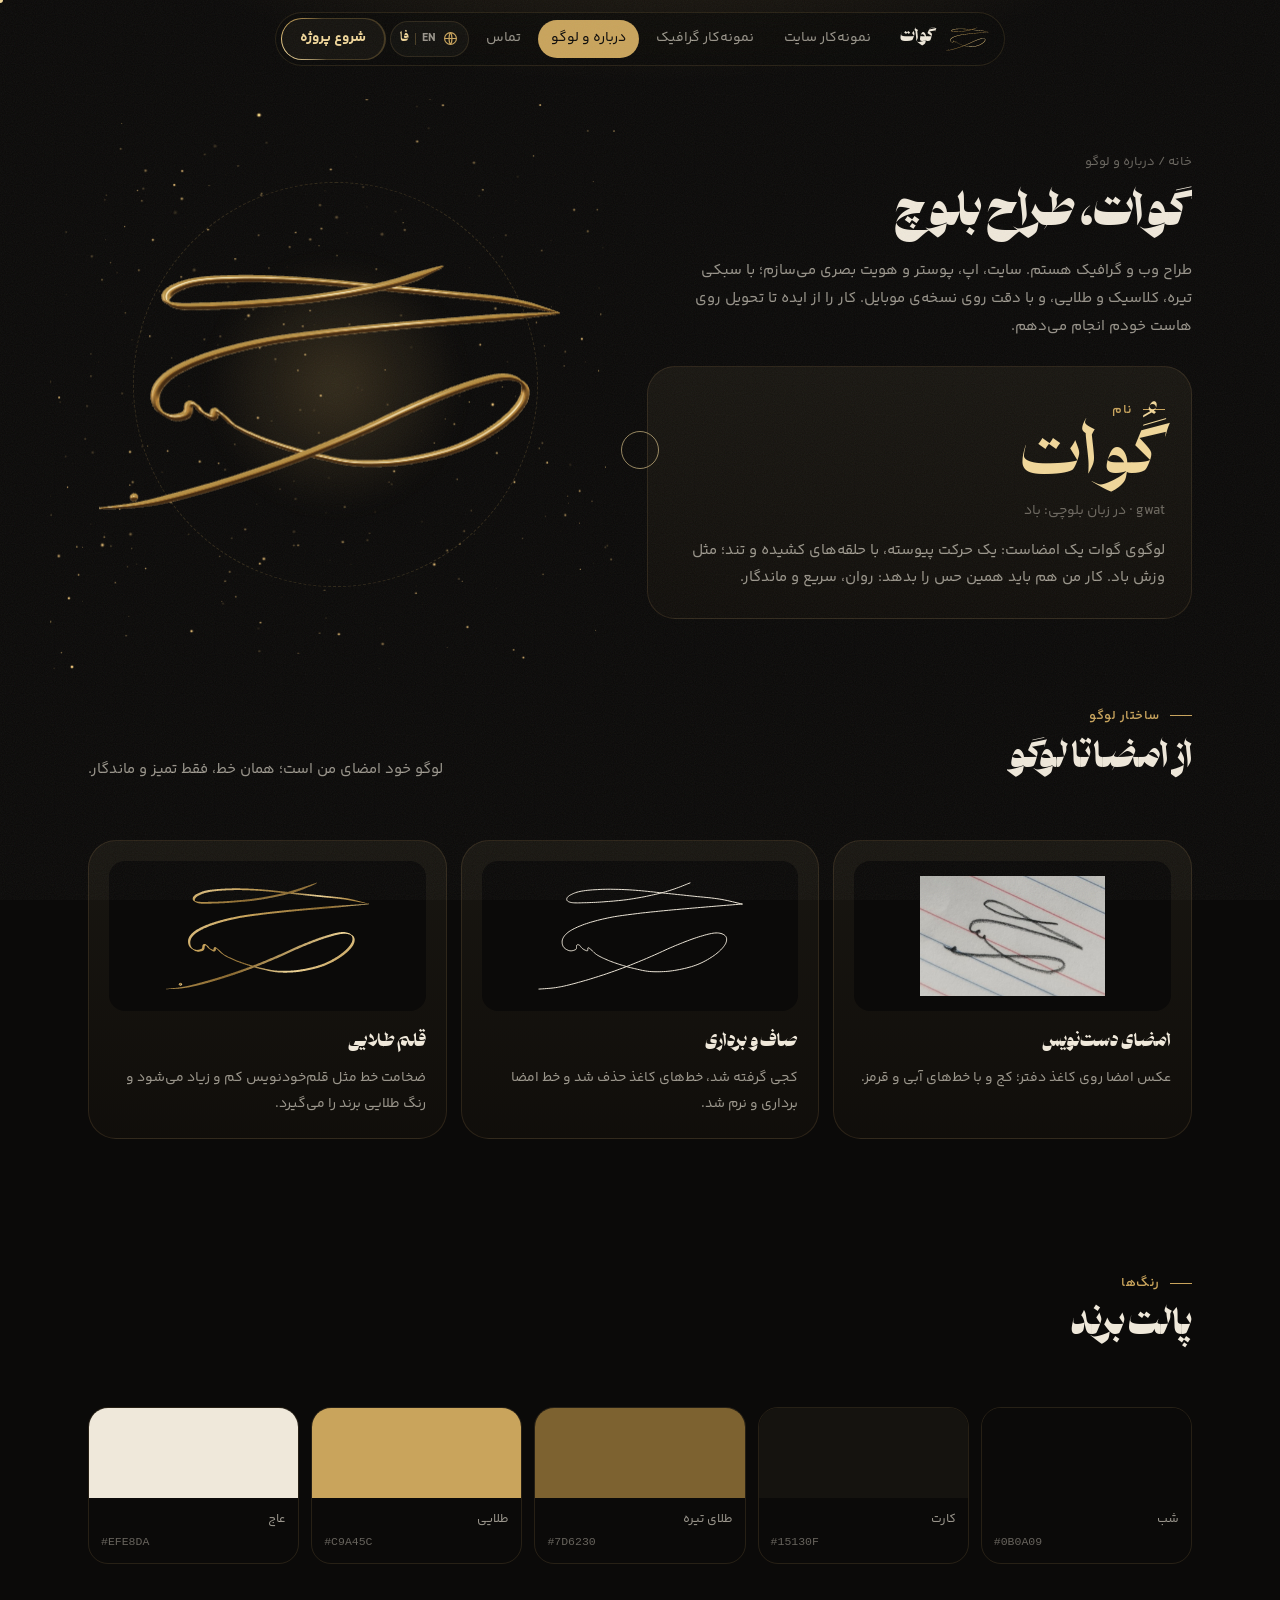
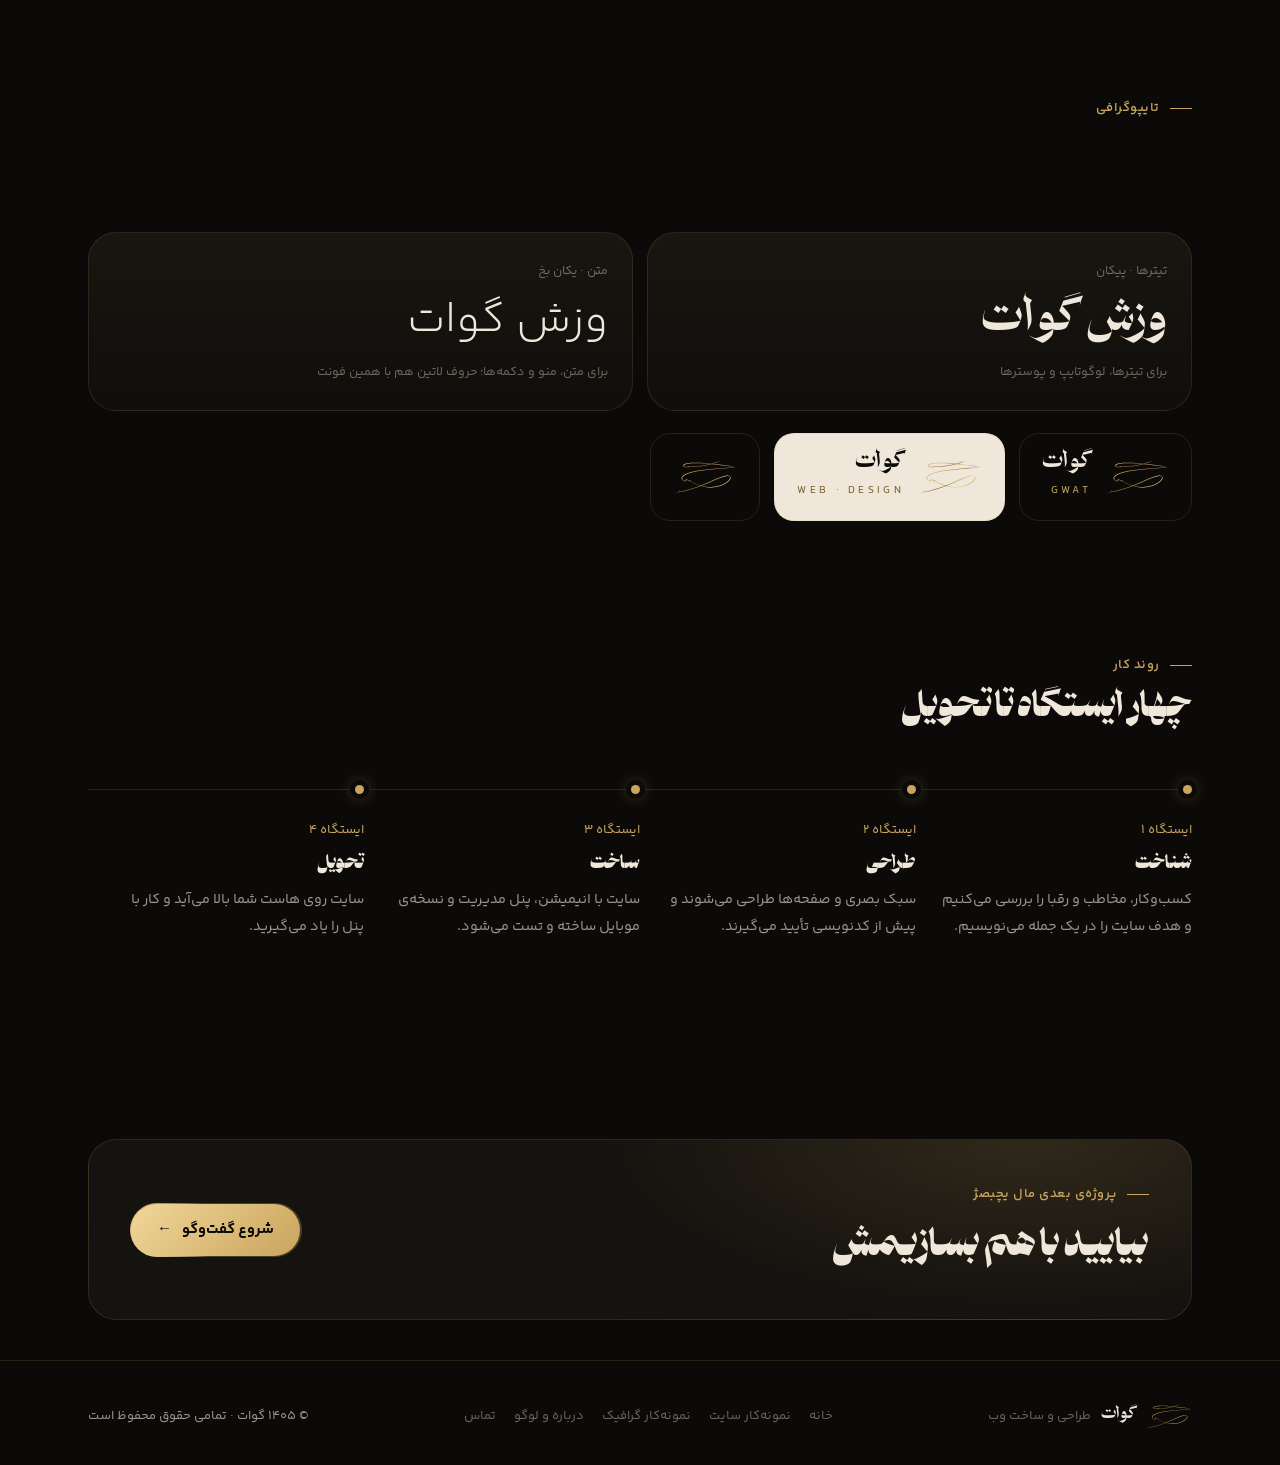
<file: about.html>
<!doctype html>
<html lang="fa" dir="rtl"><head><meta charset="utf-8"><script src="assets/i18n.js"></script><meta name="viewport" content="width=device-width,initial-scale=1,viewport-fit=cover">
<title>درباره و لوگو · گوات</title>
<link rel="icon" href="assets/img/mark.svg">
<link rel="stylesheet" href="assets/style.css">
<style>
.hero2{display:grid;grid-template-columns:minmax(0,1.1fr) minmax(0,1fr);gap:clamp(30px,5vw,80px);align-items:center}
.stage{position:relative;aspect-ratio:1;max-width:460px;width:100%;margin-inline:auto;display:grid;place-items:center;border-radius:36px}
.stage::before{content:"";position:absolute;inset:6%;border-radius:50%;border:1px dashed #c9a45c33;animation:spin 90s linear infinite}
.stage .sig-line{fill:none;stroke:#f1d79a;stroke-width:1.6;stroke-linecap:round;stroke-dasharray:1;stroke-dashoffset:1}
.stage.draw .sig-line{animation:sd 2.4s cubic-bezier(.5,0,.3,1) forwards}.stage.draw .sig-line+.sig-line{animation-delay:.8s}
.stage .sig-fill{transition:opacity 1s .2s}.stage.draw .sig-fill{opacity:0}.stage.done .sig-fill{opacity:1}
@keyframes sd{to{stroke-dashoffset:0}}
.stage::after{content:"";position:absolute;inset:22%;border-radius:50%;background:radial-gradient(closest-side,#c9a45c38,transparent);filter:blur(10px)}
.stage svg{width:78%;height:auto;overflow:visible;position:relative;z-index:1;filter:drop-shadow(0 24px 40px #000b)}
@keyframes spin{to{transform:rotate(360deg)}}
.name-card{padding:26px}
.name-card .big{font-family:var(--display);font-size:clamp(40px,6vw,64px);line-height:1.2;color:var(--gold-hi)}
.name-card .pron{font-size:14px;color:var(--mute)}
.name-card p{color:var(--dim);margin:12px 0 0}
.parts{display:grid;grid-template-columns:repeat(3,minmax(0,1fr));gap:14px}
.part{padding:20px;display:flex;flex-direction:column;gap:8px}
.part .vis{height:150px;border-radius:16px;display:grid;place-items:center;overflow:hidden;margin-bottom:8px;background:#0b0a09}
.part .vis img,.part .vis svg{max-width:88%;max-height:120px}
.part h3{font-size:17px}
.part p{margin:0;color:var(--dim);font-size:14px}
@media (max-width:900px){.parts{grid-template-columns:minmax(0,1fr)}.hero2{grid-template-columns:minmax(0,1fr)}}
@media (max-width:460px){.parts{grid-template-columns:minmax(0,1fr)}}
.sw{display:grid;grid-template-columns:repeat(5,minmax(0,1fr));gap:12px}
.sw div{border-radius:20px;border:1px solid var(--line);overflow:hidden;font-size:12.5px}
.sw i{display:block;height:90px}
.sw span{display:block;padding:10px 12px;color:var(--dim)}
.sw code{direction:ltr;display:block;color:var(--mute);font-size:11.5px}
@media (max-width:700px){.sw{grid-template-columns:repeat(2,minmax(0,1fr))}}
.type{display:grid;grid-template-columns:repeat(2,minmax(0,1fr));gap:14px}
.type .glass{padding:24px}
.type .spec{font-size:44px;line-height:1.3;margin-block:8px;color:var(--ivory)}
.type small{color:var(--mute)}
@media (max-width:700px){.type{grid-template-columns:minmax(0,1fr)}}
.lockups{display:flex;gap:14px;flex-wrap:wrap}
.lock{display:flex;align-items:center;gap:14px;padding:16px 22px;border-radius:20px;border:1px solid var(--line)}
.lock svg{width:64px;height:auto}
.lock b{font-family:var(--display);font-size:22px;display:block;line-height:1.2}
.lock span{font-size:11px;letter-spacing:.3em;color:var(--gold)}
.lock.light{background:var(--ivory);color:var(--bg)}.lock.light span{color:var(--gold-lo)}
.steps{display:grid;grid-template-columns:repeat(4,minmax(0,1fr));border-top:1px solid var(--line)}
.step{padding:26px 0 0;padding-inline-end:24px;position:relative}
.step::before{content:"";position:absolute;top:-5px;inset-inline-start:0;width:9px;height:9px;border-radius:50%;background:var(--gold);box-shadow:0 0 0 5px var(--bg),0 0 16px var(--gold)}
.step .n{font-size:13px;color:var(--gold)}
.step h3{font-size:18px;margin-block:4px 6px}
.step p{margin:0;color:var(--dim);font-size:14.5px}
@media (max-width:820px){.steps{grid-template-columns:repeat(2,minmax(0,1fr));row-gap:34px}}
@media (max-width:460px){.steps{grid-template-columns:minmax(0,1fr)}}
</style></head>
<body>
<main data-page="about">
  <header class="phead"><div class="wrap hero2">
    <div>
      <div class="crumbs"><a href="index.html">خانه</a> / درباره و لوگو</div>
      <h1>گوات، طراح بلوچ</h1>
      <p>طراح وب و گرافیک هستم. سایت، اپ، پوستر و هویت بصری می‌سازم؛ با سبکی تیره، کلاسیک و طلایی، و با دقت روی نسخه‌ی موبایل. کار را از ایده تا تحویل روی هاست خودم انجام می‌دهم.</p>
      <div class="glass name-card rv" style="margin-top:26px">
        <span class="eyebrow">نام</span>
        <div class="big">گُوات</div>
        <div class="pron">gwat · در زبان بلوچی: باد</div>
        <p>لوگوی گوات یک امضاست: یک حرکت پیوسته، با حلقه‌های کشیده و تند؛ مثل وزش باد. کار من هم باید همین حس را بدهد: روان، سریع و ماندگار.</p>
      </div>
    </div>
    <div class="stage rv" id="stage"><svg data-mark role="img" aria-label="لوگوی گوات"></svg></div>
  </div></header>

  <section class="blk" style="padding-top:20px"><div class="wrap">
    <div class="shead rv"><div><span class="eyebrow">ساختار لوگو</span><h2>از امضا تا لوگو</h2></div><p>لوگو خود امضای من است؛ همان خط، فقط تمیز و ماندگار.</p></div>
    <div class="parts" id="parts"></div>
  </div></section>

  <section class="blk" style="padding-top:0"><div class="wrap">
    <div class="shead rv"><div><span class="eyebrow">رنگ‌ها</span><h2>پالت برند</h2></div></div>
    <div class="sw rv">
      <div><i style="background:#0b0a09"></i><span>شب<code>#0B0A09</code></span></div>
      <div><i style="background:#15130f"></i><span>کارت<code>#15130F</code></span></div>
      <div><i style="background:#7d6230"></i><span>طلای تیره<code>#7D6230</code></span></div>
      <div><i style="background:#c9a45c"></i><span>طلایی<code>#C9A45C</code></span></div>
      <div><i style="background:#efe8da"></i><span>عاج<code>#EFE8DA</code></span></div>
    </div>
  </div></section>

  <section class="blk" style="padding-top:0"><div class="wrap">
    <div class="shead rv"><div><span class="eyebrow">تایپوگرافی</span><h2>دو فونت، دو نقش</h2></div></div>
    <div class="type">
      <div class="glass rv"><small>تیترها · پیکان</small><div class="spec" style="font-family:var(--display)">وزش گوات</div><small>برای تیترها، لوگوتایپ و پوسترها</small></div>
      <div class="glass rv"><small>متن · یکان بخ</small><div class="spec" style="font-family:var(--body);font-weight:300">وزش گوات</div><small>برای متن، منو و دکمه‌ها؛ حروف لاتین هم با همین فونت</small></div>
    </div>
    <div class="lockups rv" style="margin-top:22px">
      <div class="lock"><svg data-mark></svg><div><b>گوات</b><span class="lat">GWAT</span></div></div>
      <div class="lock light"><svg data-mark></svg><div><b>گوات</b><span class="lat">WEB · DESIGN</span></div></div>
      <div class="lock"><svg data-mark></svg></div>
    </div>
  </div></section>

  <section class="blk" style="padding-top:0"><div class="wrap">
    <div class="shead rv"><div><span class="eyebrow">روند کار</span><h2>چهار ایستگاه تا تحویل</h2></div></div>
    <div class="steps rv">
      <div class="step"><span class="n">ایستگاه <span data-fa>1</span></span><h3>شناخت</h3><p>کسب‌وکار، مخاطب و رقبا را بررسی می‌کنیم و هدف سایت را در یک جمله می‌نویسیم.</p></div>
      <div class="step"><span class="n">ایستگاه <span data-fa>2</span></span><h3>طراحی</h3><p>سبک بصری و صفحه‌ها طراحی می‌شوند و پیش از کدنویسی تأیید می‌گیرند.</p></div>
      <div class="step"><span class="n">ایستگاه <span data-fa>3</span></span><h3>ساخت</h3><p>سایت با انیمیشن، پنل مدیریت و نسخه‌ی موبایل ساخته و تست می‌شود.</p></div>
      <div class="step"><span class="n">ایستگاه <span data-fa>4</span></span><h3>تحویل</h3><p>سایت روی هاست شما بالا می‌آید و کار با پنل را یاد می‌گیرید.</p></div>
    </div>
  </div></section>
</main>
<script src="assets/content.js"></script>
<script src="assets/render.js"></script>
<script src="assets/sig.js"></script>
<script src="assets/gl3d.js"></script>
<script src="assets/app.js"></script>
<script src="assets/fx.js"></script>
<script>
const info=[
 ['<img src="assets/img/signature-photo.png" alt="عکس امضا روی کاغذ خط‌دار">','امضای دست‌نویس','عکس امضا روی کاغذ دفتر؛ کج و با خط‌های آبی و قرمز.'],
 [`<svg viewBox="0 0 ${SIG.w} ${SIG.h}"><g fill="none" stroke="#efe8da" stroke-width="2" stroke-linecap="round">${SIG.line.map(d=>`<path d="${d}"/>`).join('')}</g></svg>`,'صاف و برداری','کجی گرفته شد، خط‌های کاغذ حذف شد و خط امضا برداری و نرم شد.'],
 [`<svg viewBox="0 0 ${SIG.w} ${SIG.h}">${markSVG('pt')}</svg>`,'قلم طلایی','ضخامت خط مثل قلم‌خودنویس کم و زیاد می‌شود و رنگ طلایی برند را می‌گیرد.']];
document.getElementById('parts').innerHTML=info.map(([v,t,d])=>`<article class="glass part rv in"><div class="vis">${v}</div><h3>${t}</h3><p>${d}</p></article>`).join('');
/* draw the signature once when the page opens */
(function(){const st=document.getElementById('stage'),sv=st.querySelector('svg');if(matchMedia('(prefers-reduced-motion: reduce)').matches)return;
 sv.insertAdjacentHTML('afterbegin',sigLine());st.classList.add('draw');setTimeout(()=>{st.classList.add('done')},2600)})();
</script>
</body></html>
</file>
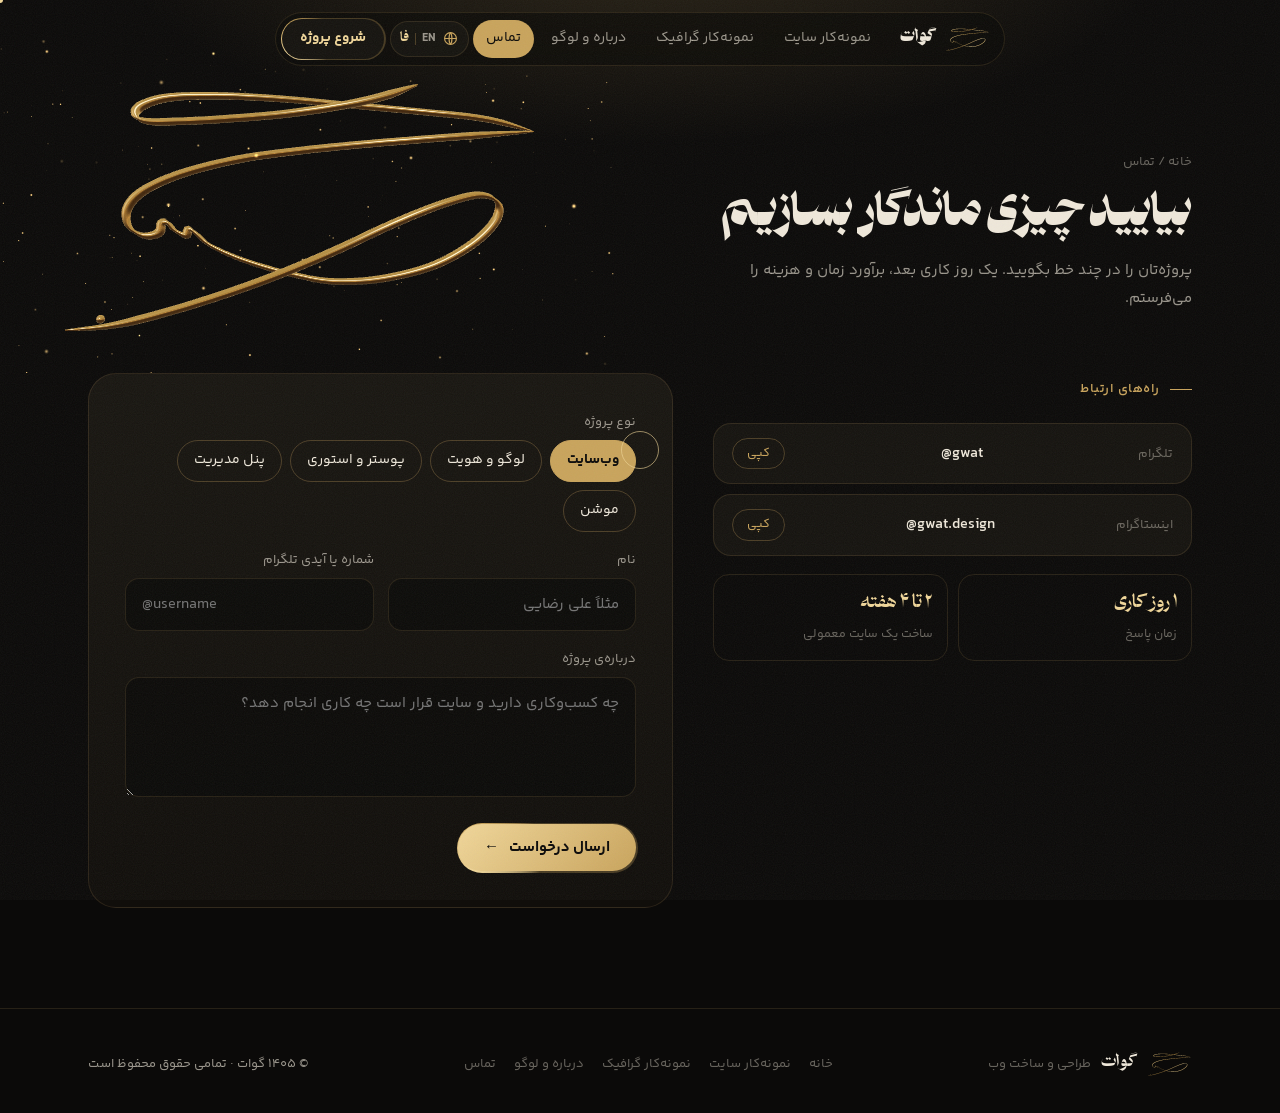
<file: contact.html>
<!doctype html>
<html lang="fa" dir="rtl"><head><meta charset="utf-8"><script src="assets/i18n.js"></script><meta name="viewport" content="width=device-width,initial-scale=1,viewport-fit=cover">
<title>تماس · گوات</title>
<link rel="icon" href="assets/img/mark.svg">
<link rel="stylesheet" href="assets/style.css">
<style>
.cgrid{display:grid;grid-template-columns:minmax(0,.9fr) minmax(0,1.1fr);gap:clamp(20px,4vw,40px);padding-bottom:60px}
.chan{display:flex;flex-direction:column;gap:10px;margin-top:22px}
.chan div{display:flex;justify-content:space-between;align-items:center;gap:12px;padding:14px 18px;border:1px solid var(--line);border-radius:18px;background:var(--card)}
.chan span{color:var(--mute);font-size:13px}
.chan b{direction:ltr;font-weight:600}
.chan button{font:inherit;font-size:12.5px;color:var(--gold);background:none;border:1px solid var(--line-2);border-radius:999px;padding:3px 14px;cursor:pointer}
.facts{display:grid;grid-template-columns:repeat(2,minmax(0,1fr));gap:10px;margin-top:18px}
.facts div{border:1px solid var(--line);border-radius:16px;padding:12px 14px}
.facts b{display:block;font-family:var(--display);color:var(--gold-hi);font-size:18px}
.facts span{font-size:12.5px;color:var(--mute)}
form{padding:clamp(22px,4vw,36px);display:flex;flex-direction:column;gap:16px}
label,.lbl{font-size:13px;color:var(--dim);display:block;margin-bottom:6px}
input,textarea,select{width:100%;font:inherit;color:var(--ivory);background:#0b0a09b3;border:1px solid var(--line);border-radius:14px;padding:12px 16px;transition:border-color .3s}
input:focus,textarea:focus{outline:none;border-color:var(--gold)}
textarea{min-height:120px;resize:vertical}
.chips{display:flex;flex-wrap:wrap;gap:8px}
.chips input{position:absolute;opacity:0;width:1px;height:1px}
.chips label{cursor:pointer;margin:0;padding:7px 16px;border-radius:999px;border:1px solid var(--line-2);font-size:14px;color:var(--ivory);transition:all .3s}
.chips input:checked+label{background:var(--gold);border-color:var(--gold);color:var(--bg);font-weight:700}
.chips input:focus-visible+label{outline:2px solid var(--gold);outline-offset:2px}
.row{display:grid;grid-template-columns:repeat(2,minmax(0,1fr));gap:14px}
@media (max-width:860px){.cgrid{grid-template-columns:minmax(0,1fr)}}
@media (max-width:520px){.row{grid-template-columns:minmax(0,1fr)}}
</style></head>
<body>
<main data-page="contact">
  <header class="phead"><div class="wrap">
    <div class="crumbs"><a href="index.html">خانه</a> / تماس</div>
    <h1>بیایید چیزی ماندگار بسازیم</h1>
    <p>پروژه‌تان را در چند خط بگویید. یک روز کاری بعد، برآورد زمان و هزینه را می‌فرستم.</p>
  </div></header>
  <div class="wrap cgrid">
    <div class="rv">
      <span class="eyebrow">راه‌های ارتباط</span>
      <div class="chan">
        <div><span>تلگرام</span><b id="tg">@gwat</b><button type="button" data-copy="tg">کپی</button></div>
        <div><span>اینستاگرام</span><b id="ig">@gwat.design</b><button type="button" data-copy="ig">کپی</button></div>
      </div>
      <div class="facts">
        <div><b>۱ روز کاری</b><span>زمان پاسخ</span></div>
        <div><b>۲ تا ۴ هفته</b><span>ساخت یک سایت معمولی</span></div>
      </div>
    </div>
    <form class="glass rv" id="f" novalidate>
      <div><span class="lbl">نوع پروژه</span>
        <div class="chips" role="group" aria-label="نوع پروژه">
          <input type="checkbox" id="c1" checked><label for="c1">وب‌سایت</label>
          <input type="checkbox" id="c2"><label for="c2">لوگو و هویت</label>
          <input type="checkbox" id="c3"><label for="c3">پوستر و استوری</label>
          <input type="checkbox" id="c4"><label for="c4">پنل مدیریت</label>
          <input type="checkbox" id="c5"><label for="c5">موشن</label>
        </div></div>
      <div class="row">
        <div><label for="nm">نام</label><input id="nm" autocomplete="name" placeholder="مثلاً علی رضایی"></div>
        <div><label for="ph">شماره یا آیدی تلگرام</label><input id="ph" dir="ltr" placeholder="@username"></div>
      </div>
      <div><label for="msg">درباره‌ی پروژه</label><textarea id="msg" placeholder="چه کسب‌وکاری دارید و سایت قرار است چه کاری انجام دهد؟"></textarea></div>
      <button class="beam solid" type="submit" style="align-self:flex-start">ارسال درخواست <span aria-hidden="true">←</span></button>
    </form>
  </div>
</main>
<script src="assets/content.js"></script>
<script src="assets/render.js"></script>
<script src="assets/sig.js"></script>
<script src="assets/gl3d.js"></script>
<script src="assets/app.js"></script>
<script src="assets/fx.js"></script>
<script>
document.querySelectorAll('.chips input').forEach(c=>c.addEventListener('change',()=>toast(c.checked?`«${c.nextElementSibling.textContent}» اضافه شد`:`«${c.nextElementSibling.textContent}» برداشته شد`,c.checked?'+':'−')));
document.querySelectorAll('[data-copy]').forEach(b=>b.addEventListener('click',()=>{const el=document.getElementById(b.dataset.copy),t=el.textContent;
  const sel=()=>{const r=document.createRange();r.selectNodeContents(el);const s=getSelection();s.removeAllRanges();s.addRange(r);toast('متن انتخاب شد؛ با Cmd+C کپی کنید','⌘')};
  try{navigator.clipboard.writeText(t).then(()=>toast('کپی شد: '+t,'⧉'),sel)}catch(e){sel()}}));
document.getElementById('f').addEventListener('submit',e=>{e.preventDefault();
  if(!document.getElementById('nm').value.trim()||!document.getElementById('msg').value.trim()){toast('نام و توضیح پروژه را بنویسید','!');return}
  toast('فرم هنوز به تلگرام وصل نشده؛ نسخه‌ی نمایشی است','✦')});
</script>
</body></html>
</file>
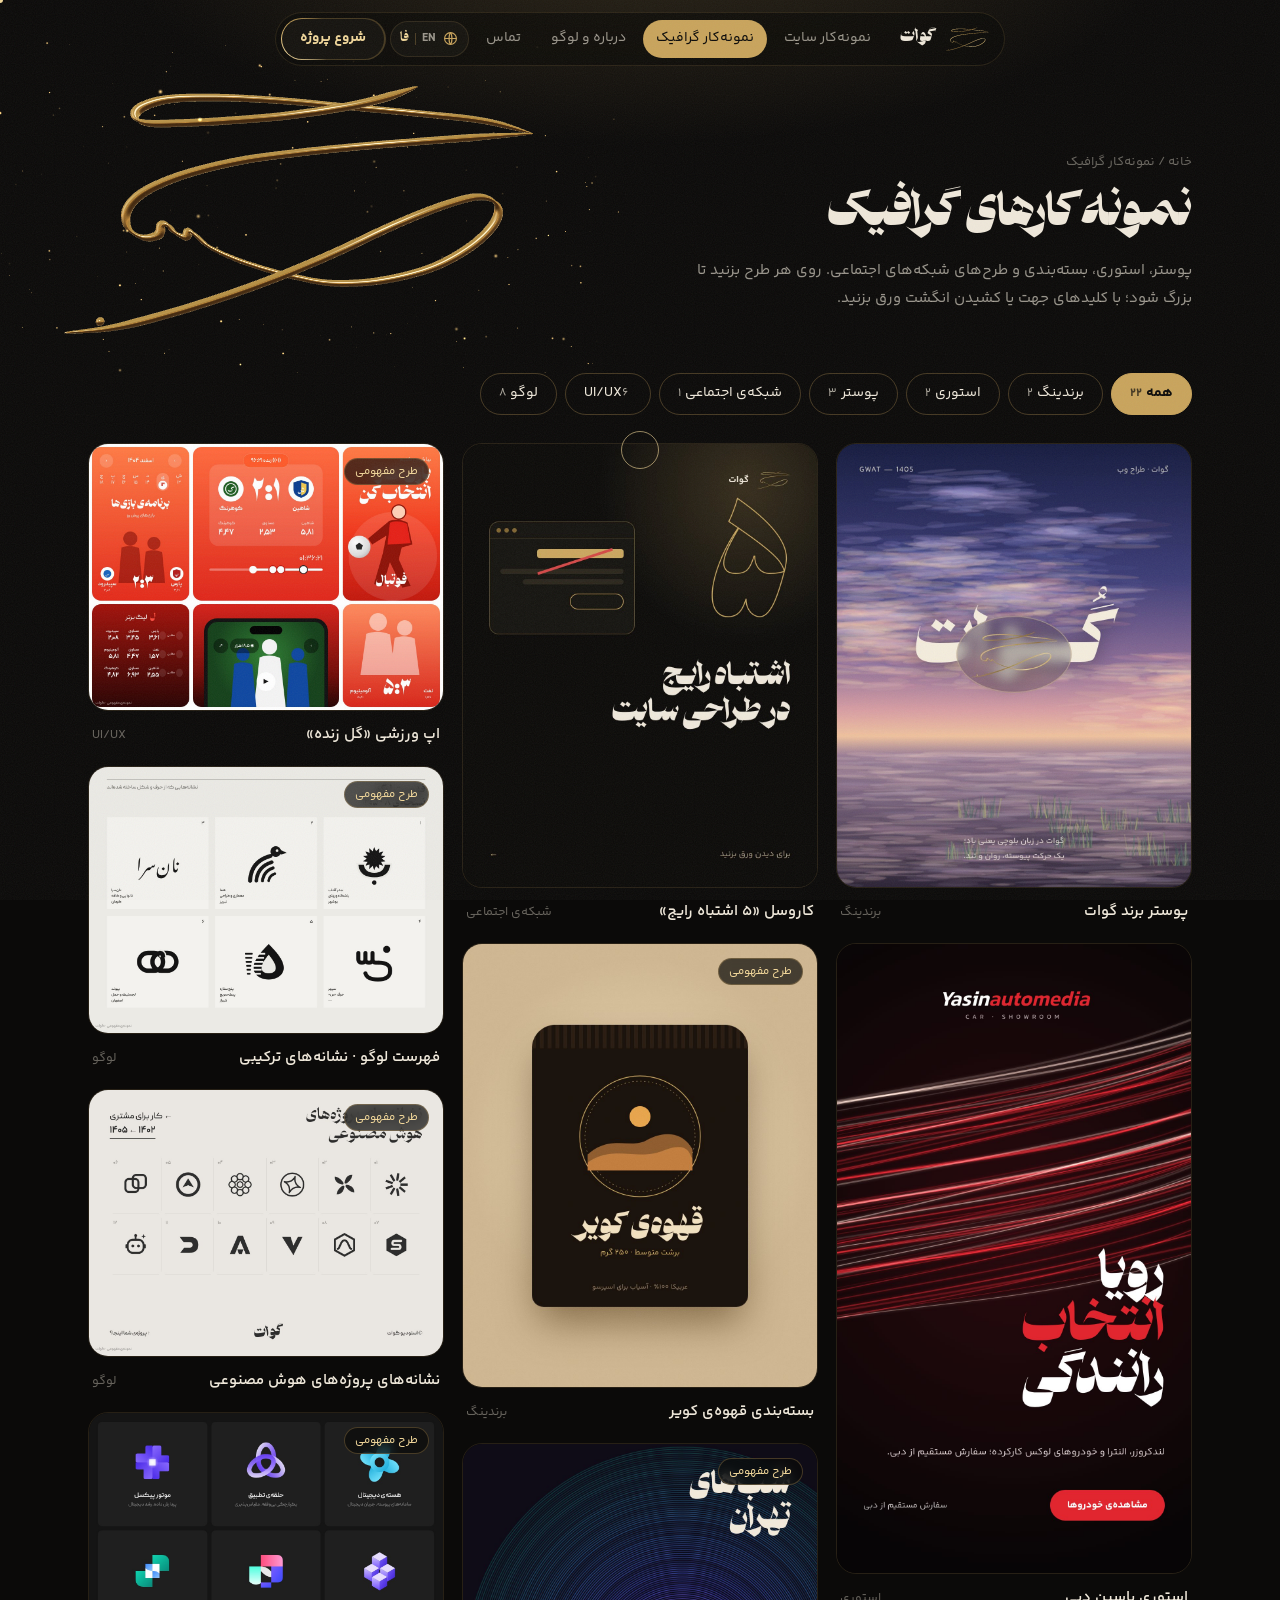
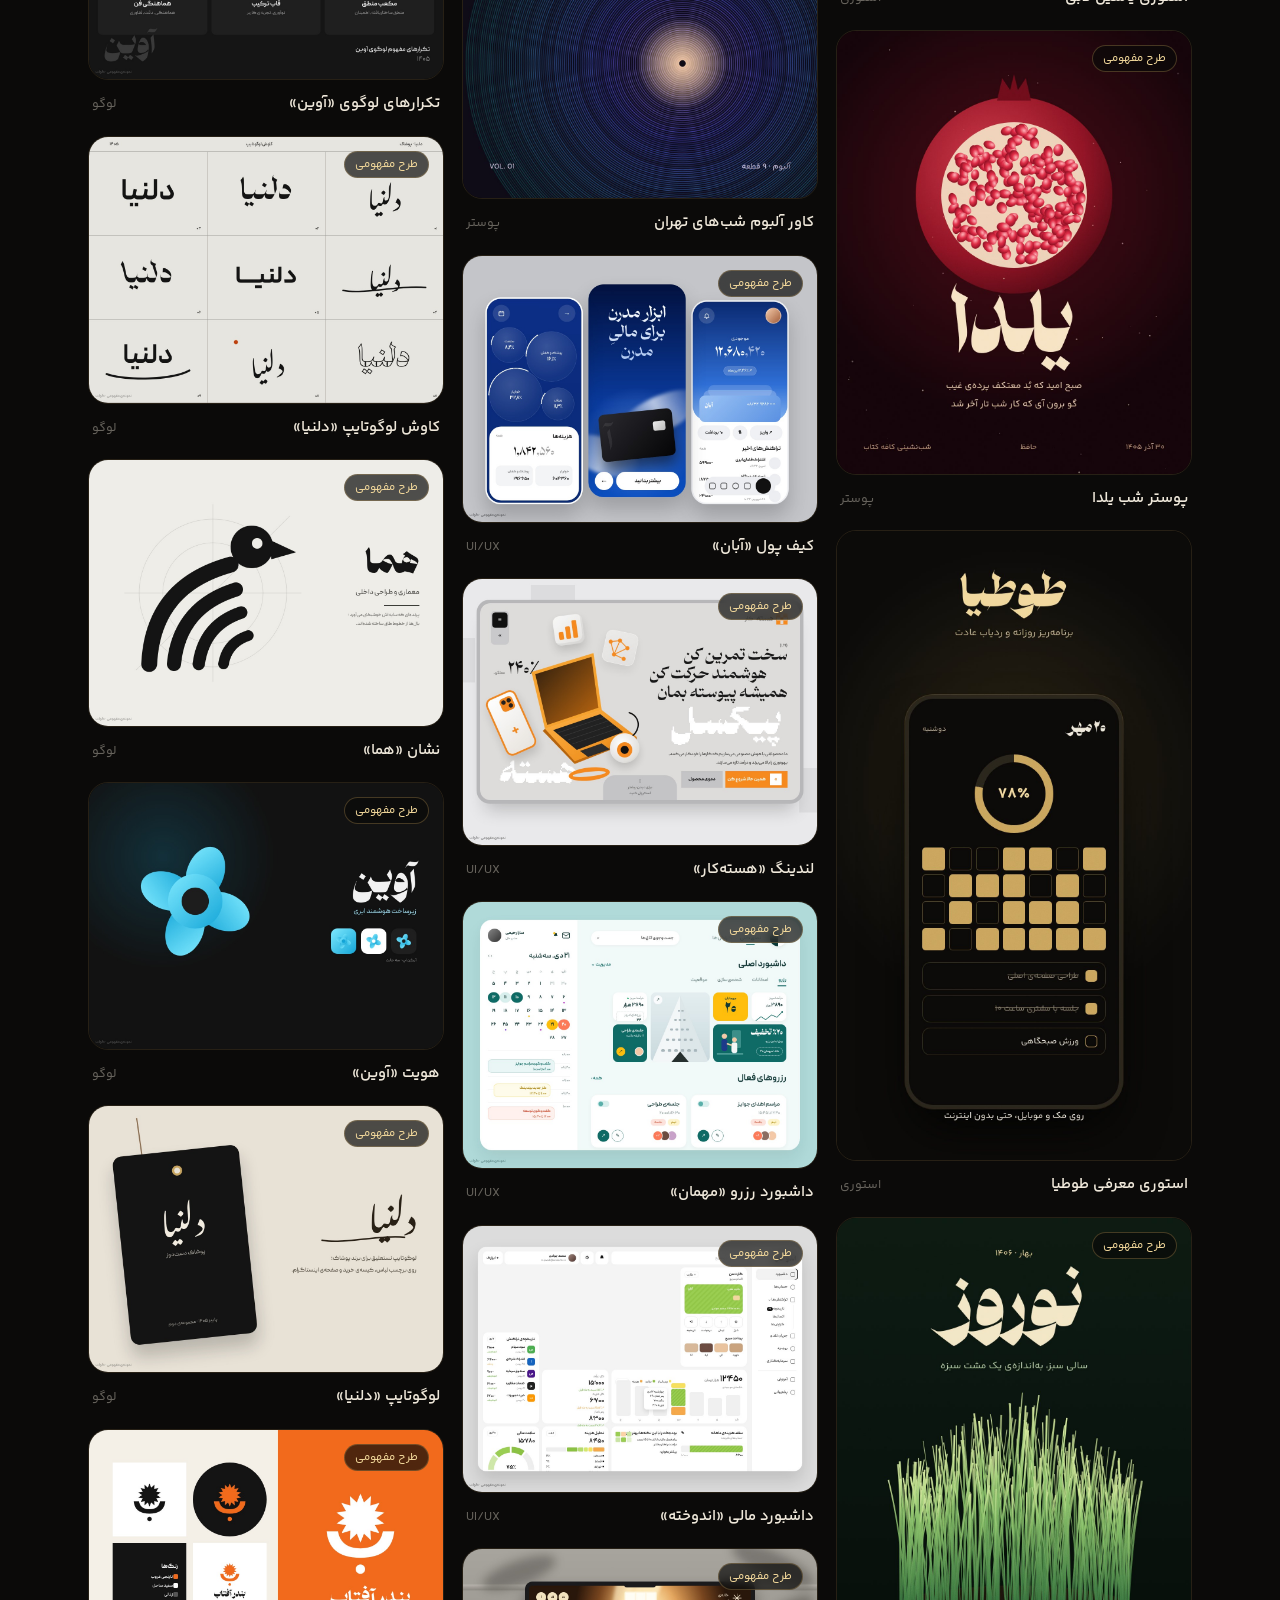
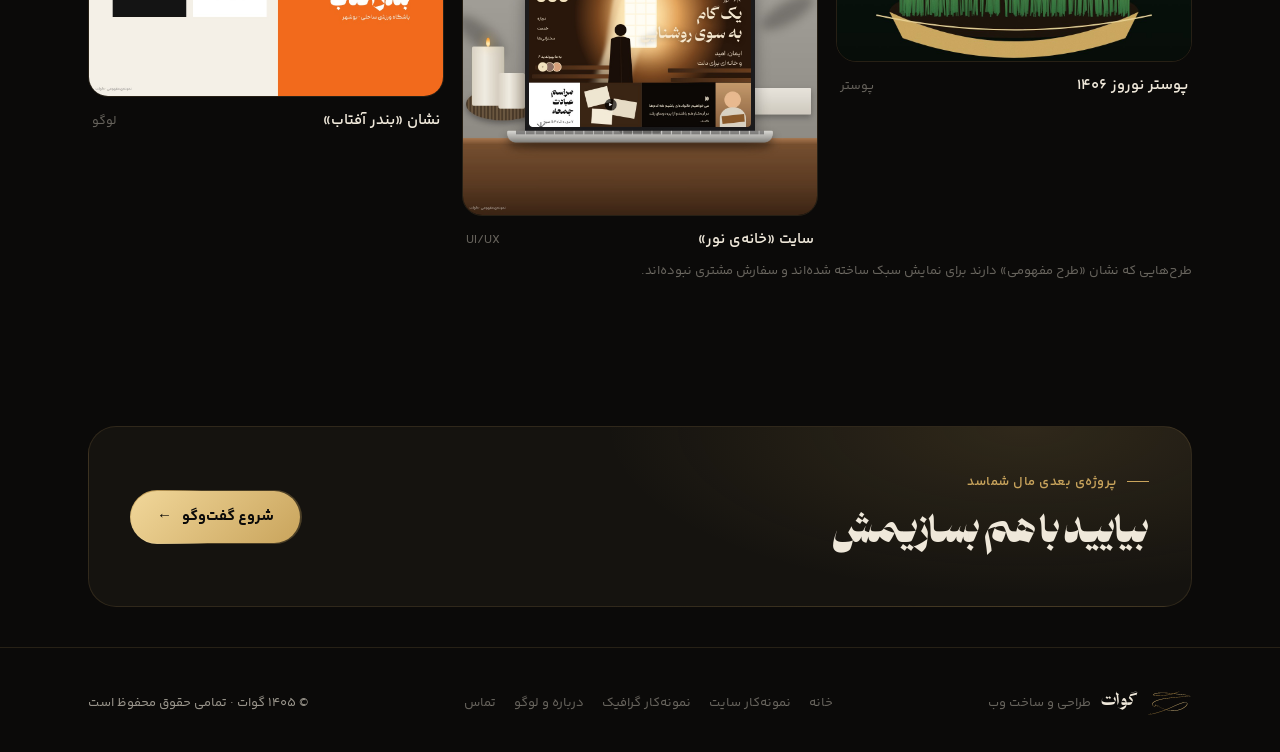
<file: graphic.html>
<!doctype html>
<html lang="fa" dir="rtl"><head><meta charset="utf-8"><script src="assets/i18n.js"></script><meta name="viewport" content="width=device-width,initial-scale=1,viewport-fit=cover">
<title>نمونه‌کار گرافیک · گوات</title>
<link rel="icon" href="assets/img/mark.svg">
<link rel="stylesheet" href="assets/style.css">
<style>
.filters{display:flex;gap:8px;flex-wrap:wrap;margin-bottom:28px}
.filters button{font:inherit;font-size:14px;padding:7px 18px;border-radius:999px;border:1px solid var(--line-2);background:none;color:var(--ivory);cursor:pointer;transition:all .3s}
.filters button[aria-pressed="true"]{background:var(--gold);border-color:var(--gold);color:var(--bg);font-weight:700}
.filters button span{font-size:12px;opacity:.7;margin-inline-start:4px}
.masonry{columns:3 280px;column-gap:18px}
.item{break-inside:avoid;margin-bottom:18px;display:block;width:100%;padding:0;border:0;background:none;color:inherit;text-align:start;font:inherit;cursor:zoom-in;transition:opacity .4s,transform .5s cubic-bezier(.2,.7,.2,1)}
.item.hide{display:none}
.masonry{perspective:1400px}
.item{animation:flipIn 1.1s cubic-bezier(.2,.8,.2,1) both;animation-delay:calc(var(--i,0)*90ms + 500ms)}
@keyframes flipIn{from{transform:rotateY(-40deg) rotateX(12deg) translateZ(-160px) translateY(40px)}}
.item .fr{transition:transform .5s cubic-bezier(.2,.8,.2,1);transform-style:preserve-3d}
.glare{position:absolute;inset:0;pointer-events:none;background:radial-gradient(circle at var(--gx,50%) var(--gy,0%),#fff3,transparent 45%);opacity:0;transition:opacity .4s;z-index:2}
.item:hover .glare{opacity:1}
@media (prefers-reduced-motion:reduce){.item{animation:none}}
.item .fr{position:relative;border-radius:20px;overflow:hidden;border:1px solid var(--line)}
.item img{width:100%;height:auto;transition:transform .9s cubic-bezier(.2,.7,.2,1)}
.item:hover img{transform:scale(1.04)}
.item .fr::after{content:"";position:absolute;inset:0;background:linear-gradient(transparent 60%,#0b0a09cc);opacity:0;transition:opacity .4s}
.item:hover .fr::after{opacity:1}
.item .zoom{position:absolute;top:14px;left:14px;width:38px;height:38px;border-radius:50%;background:#0b0a09b3;backdrop-filter:blur(6px);display:grid;place-items:center;color:var(--gold-hi);opacity:0;transform:scale(.7);transition:all .4s;z-index:1}
.item:hover .zoom{opacity:1;transform:none}
.item .cap{display:flex;justify-content:space-between;align-items:baseline;gap:10px;padding:10px 4px 0}
.item .cap b{font-weight:600;font-size:15px}
.item .cap span{font-size:12.5px;color:var(--mute)}
.badge{position:absolute;top:14px;right:14px;z-index:1;font-size:11.5px;padding:2px 10px;border-radius:999px;background:#0b0a09b3;backdrop-filter:blur(6px);color:var(--gold-hi);border:1px solid var(--line-2)}
.note{font-size:13px;color:var(--mute);margin-top:6px}
</style></head>
<body>
<main data-page="graphic">
  <header class="phead"><div class="wrap">
    <div class="crumbs"><a href="index.html">خانه</a> / نمونه‌کار گرافیک</div>
    <h1>نمونه‌کارهای گرافیک</h1>
    <p>پوستر، استوری، بسته‌بندی و طرح‌های شبکه‌های اجتماعی. روی هر طرح بزنید تا بزرگ شود؛ با کلیدهای جهت یا کشیدن انگشت ورق بزنید.</p>
  </div></header>
  <section class="wrap" style="padding-bottom:60px">
    <div class="filters" role="group" aria-label="دسته‌بندی" id="filters"></div>
    <div class="masonry" id="grid"></div>
    <p class="note">طرح‌هایی که نشان «طرح مفهومی» دارند برای نمایش سبک ساخته شده‌اند و سفارش مشتری نبوده‌اند.</p>
  </section>
</main>
<script src="assets/content.js"></script>
<script src="assets/render.js"></script>
<script src="assets/sig.js"></script>
<script src="assets/gl3d.js"></script>
<script src="assets/app.js"></script>
<script src="assets/fx.js"></script>
<script>
const works=window.SITE&&SITE.graphic?SITE.graphic.map(g=>({id:g.id,t:g.title,c:g.cat,m:g.meta,k:g.concept,img:g.img})):[
 {id:'g1',t:'پوستر برند گوات',c:'برندینگ',m:'هویت شخصی · ۴:۵'},
 {id:'g2',t:'استوری یاسین دبی',c:'استوری',m:'Yasin automedia · ۹:۱۶'},
 {id:'g3',t:'پوستر شب یلدا',c:'پوستر',m:'مناسبتی · ۴:۵',k:1},
 {id:'g8',t:'استوری معرفی طوطیا',c:'استوری',m:'معرفی اپ · ۹:۱۶'},
 {id:'g4',t:'پوستر نوروز ۱۴۰۶',c:'پوستر',m:'مناسبتی · ۴:۵',k:1},
 {id:'g7',t:'کاروسل «۵ اشتباه رایج»',c:'شبکه‌ی اجتماعی',m:'اینستاگرام · ۴:۵'},
 {id:'g5',t:'بسته‌بندی قهوه‌ی کویر',c:'برندینگ',m:'لیبل و بسته‌بندی',k:1},
 {id:'g6',t:'کاور آلبوم شب‌های تهران',c:'پوستر',m:'کاور موسیقی · ۱:۱',k:1}];
const cats=['همه',...new Set(works.map(w=>w.c))];
const grid=document.getElementById('grid'),fil=document.getElementById('filters');
let curCat='همه';const cache={};const opener=()=>cache[curCat]||(cache[curCat]=lightbox(works.filter(w=>curCat==='همه'||w.c===curCat).map(w=>({src:`${w.img||`assets/img/${w.id}.jpg`}`,title:w.t,meta:w.m}))));
works.forEach((w,i)=>{grid.insertAdjacentHTML('beforeend',`<button class="item rv" type="button" id="${w.id}" data-c="${w.c}" aria-label="نمایش بزرگ: ${w.t}"><div class="fr">${w.k?'<span class="badge">طرح مفهومی</span>':''}<span class="zoom" aria-hidden="true">⤢</span><img src="${w.img||`assets/img/${w.id}.jpg`}" alt="${w.t}" loading="lazy"></div><div class="cap"><b>${w.t}</b><span>${w.c}</span></div></button>`)});
grid.querySelectorAll('.item').forEach(b=>b.onclick=()=>{const vis=[...grid.querySelectorAll('.item:not(.hide)')];opener()(vis.indexOf(b))});
cats.forEach((c,i)=>{const n=c==='همه'?works.length:works.filter(w=>w.c===c).length;fil.insertAdjacentHTML('beforeend',`<button type="button" aria-pressed="${i===0}">${c}<span>${fa(n)}</span></button>`)});
fil.querySelectorAll('button').forEach(b=>b.onclick=()=>{fil.querySelectorAll('button').forEach(x=>x.setAttribute('aria-pressed',x===b));const c=b.firstChild.textContent;curCat=c;grid.querySelectorAll('.item').forEach(it=>it.classList.toggle('hide',c!=='همه'&&it.dataset.c!==c))});
document.querySelectorAll('.rv').forEach(e=>e.classList.add('in'));
/* 3D: staggered flip-in, tilt + glare per card */
const fine=matchMedia('(hover:hover) and (pointer:fine)').matches,reduce=matchMedia('(prefers-reduced-motion: reduce)').matches;
grid.querySelectorAll('.item').forEach((it,i)=>{it.style.setProperty('--i',i);const fr=it.querySelector('.fr');fr.insertAdjacentHTML('beforeend','<span class="glare" aria-hidden="true"></span>');
  if(fine&&!reduce){it.addEventListener('pointermove',e=>{const r=fr.getBoundingClientRect(),x=(e.clientX-r.left)/r.width-.5,y=(e.clientY-r.top)/r.height-.5;fr.style.transform=`perspective(900px) rotateY(${x*14}deg) rotateX(${-y*12}deg) scale(1.03)`;fr.style.setProperty('--gx',(x+.5)*100+'%');fr.style.setProperty('--gy',(y+.5)*100+'%')});
  it.addEventListener('pointerleave',()=>{fr.style.transform=''})}});
const h=location.hash.slice(1);if(h&&document.getElementById(h)){setTimeout(()=>{document.getElementById(h).scrollIntoView({block:'center'});document.getElementById(h).click()},700)}
</script>
</body></html>
</file>
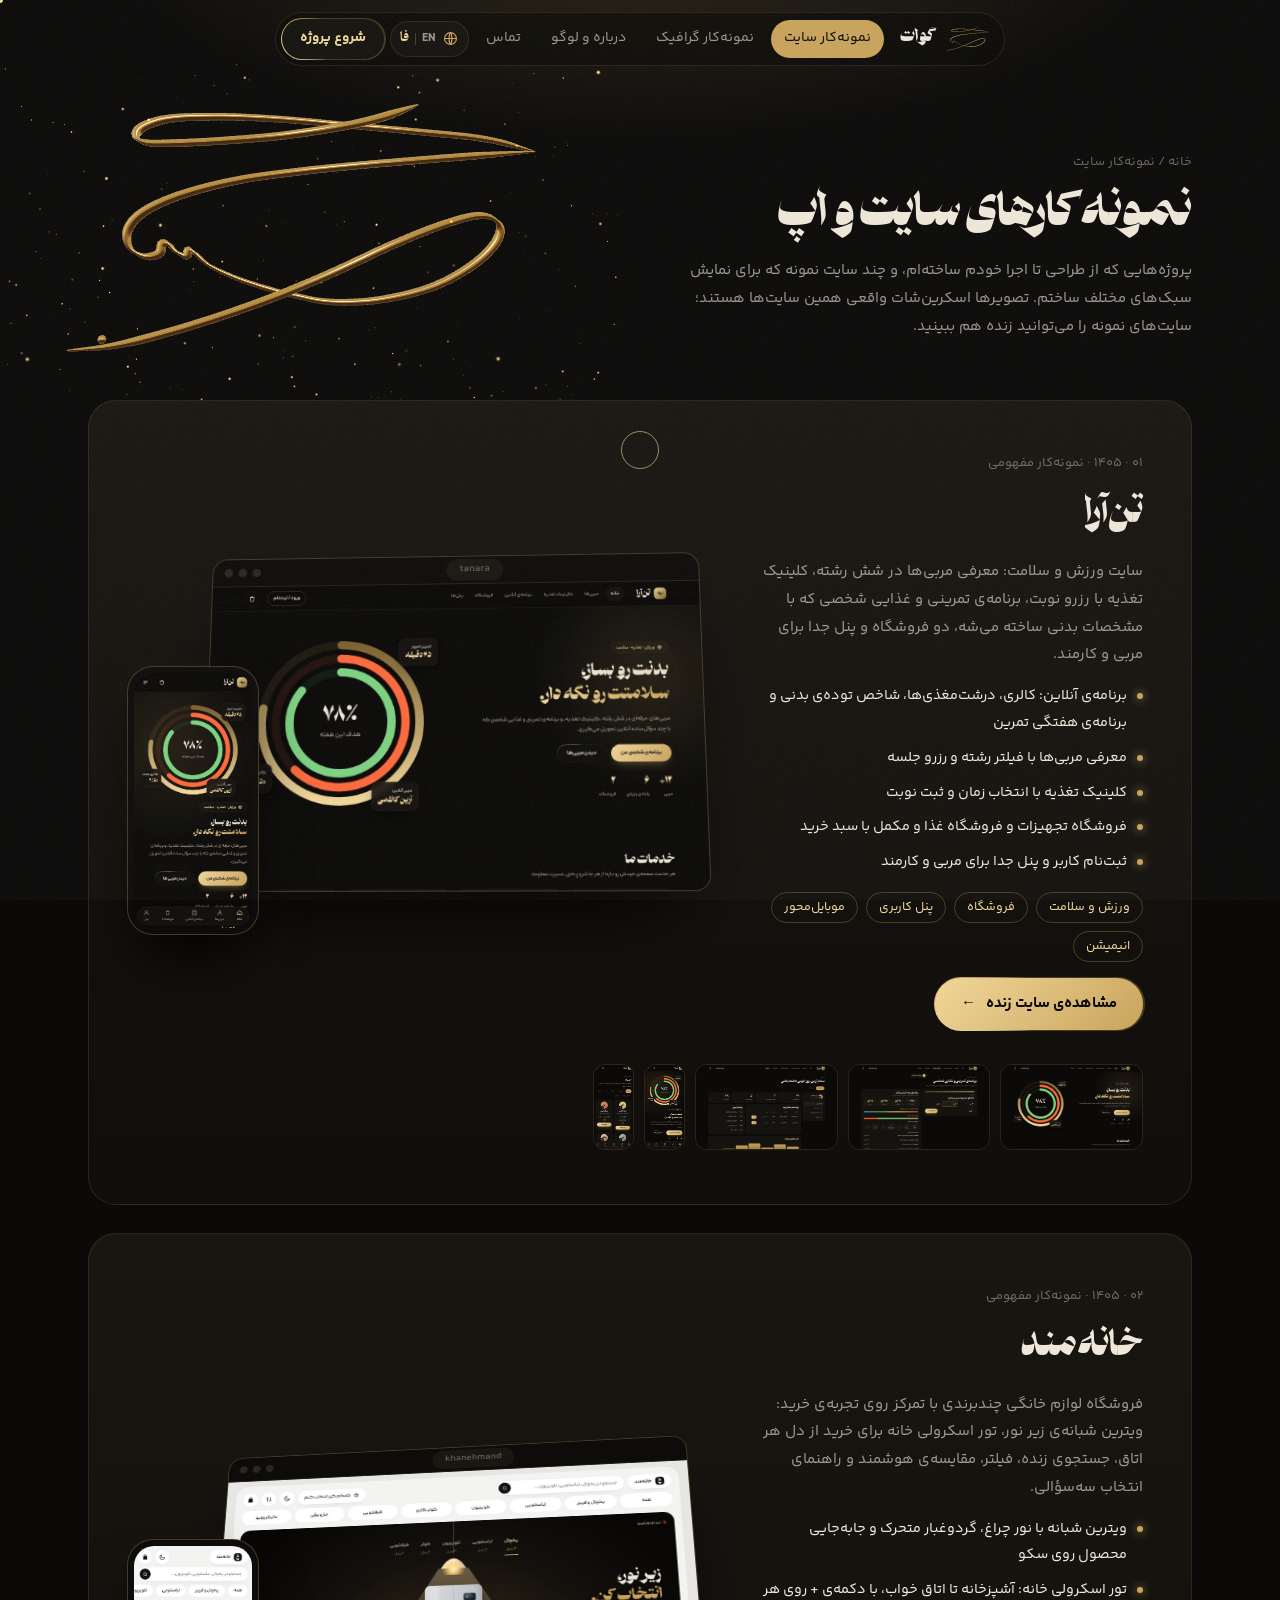
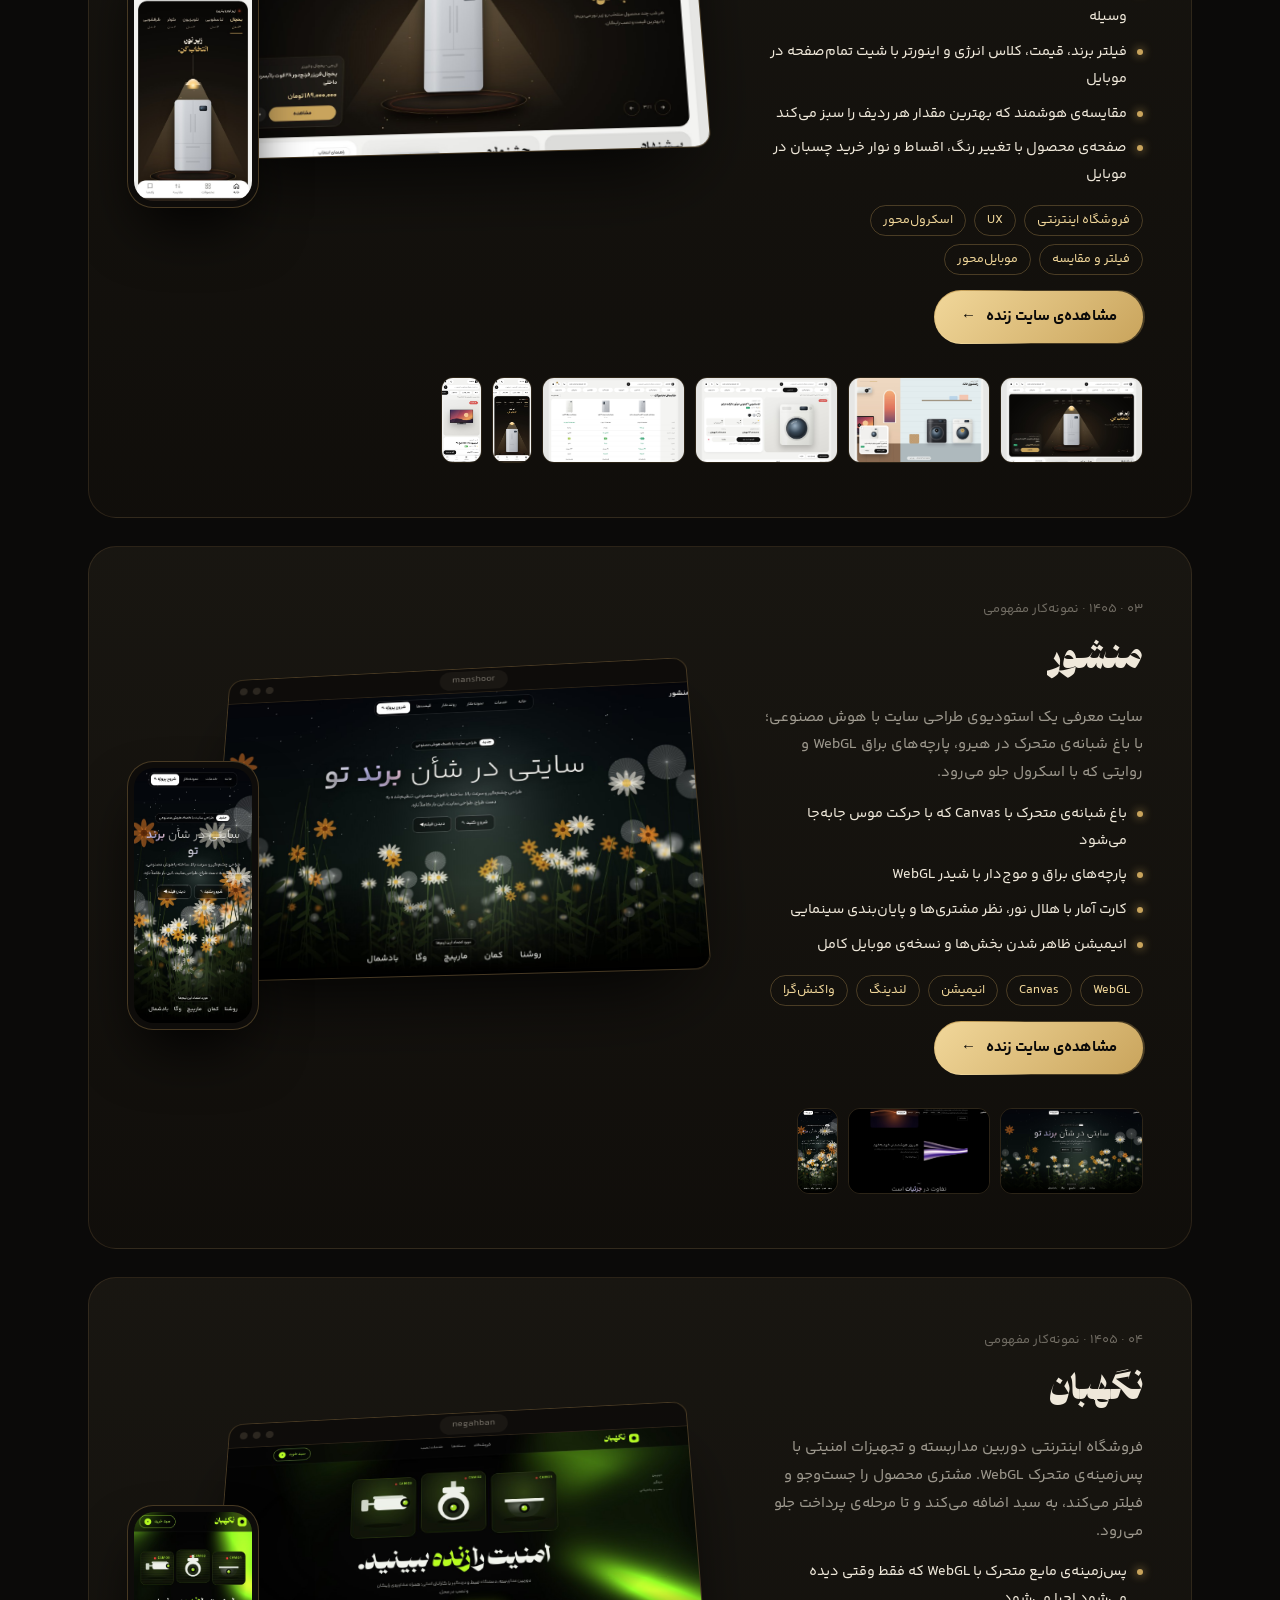
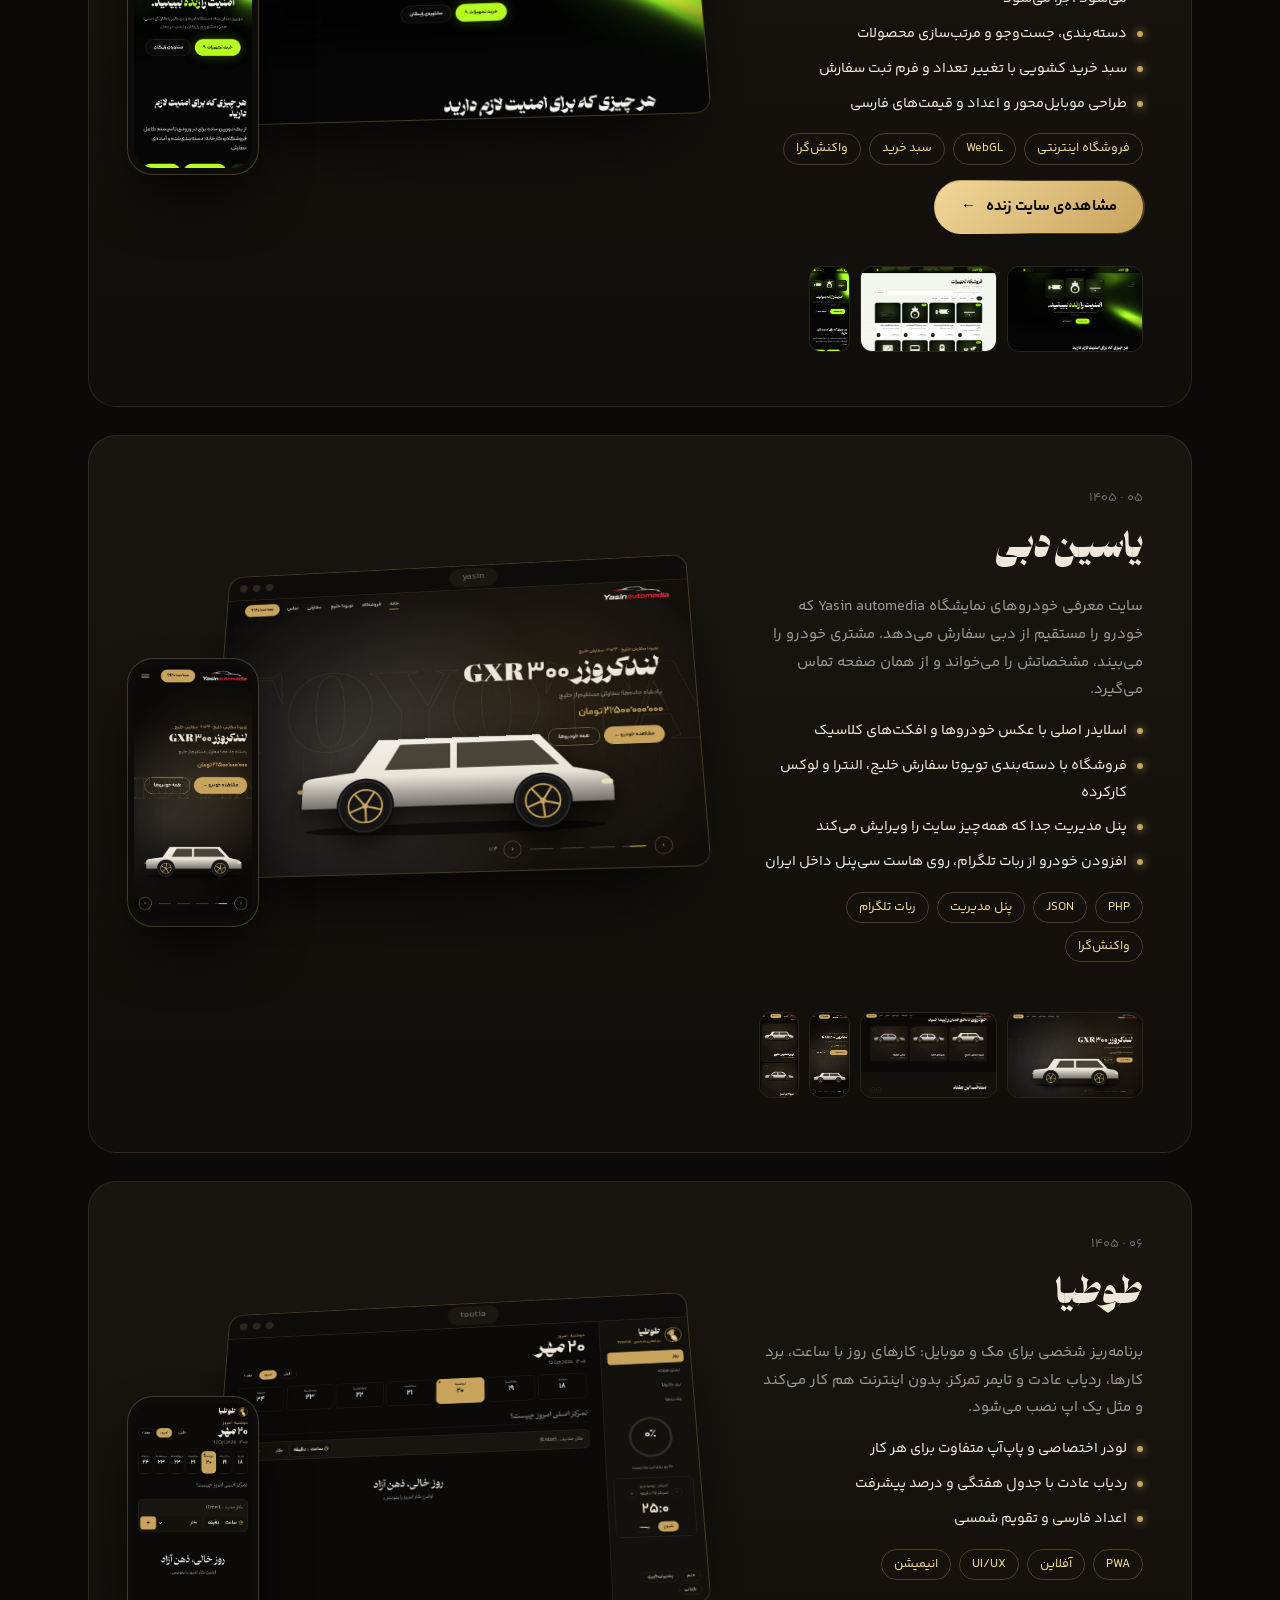
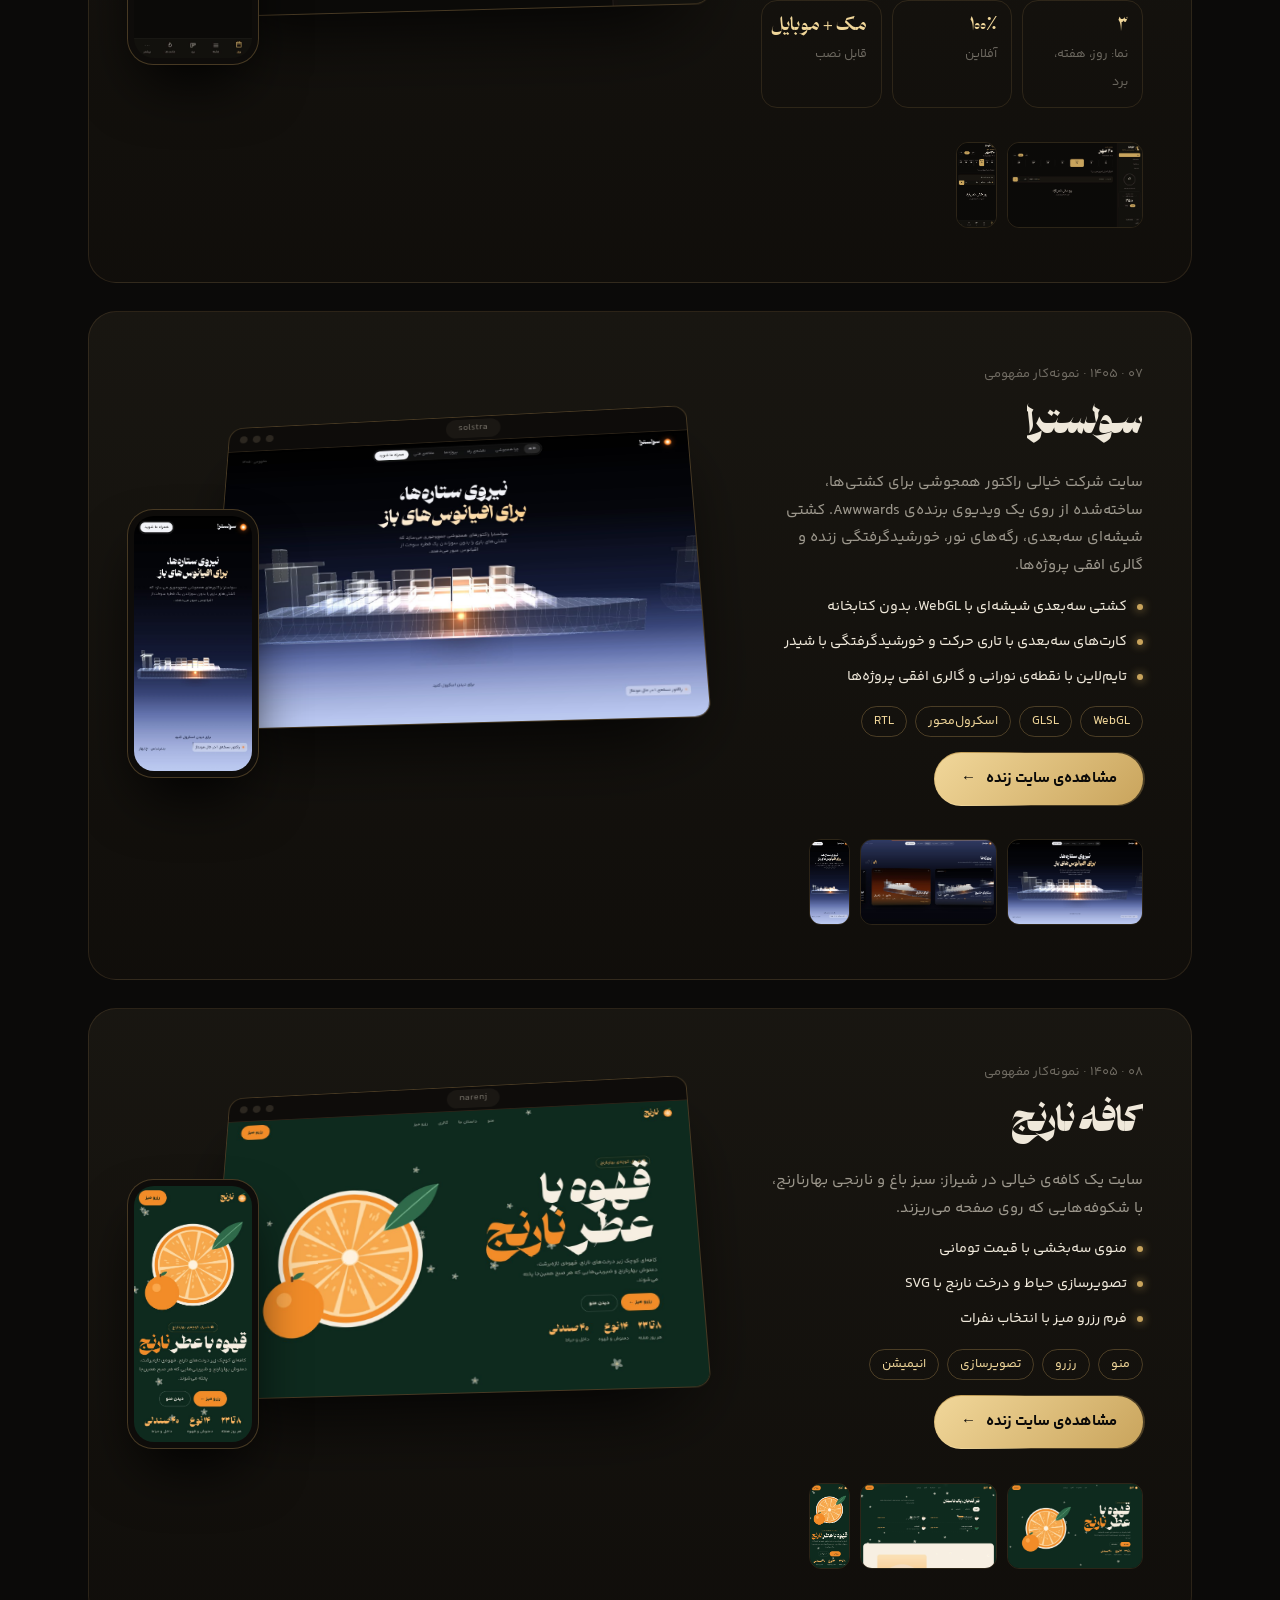
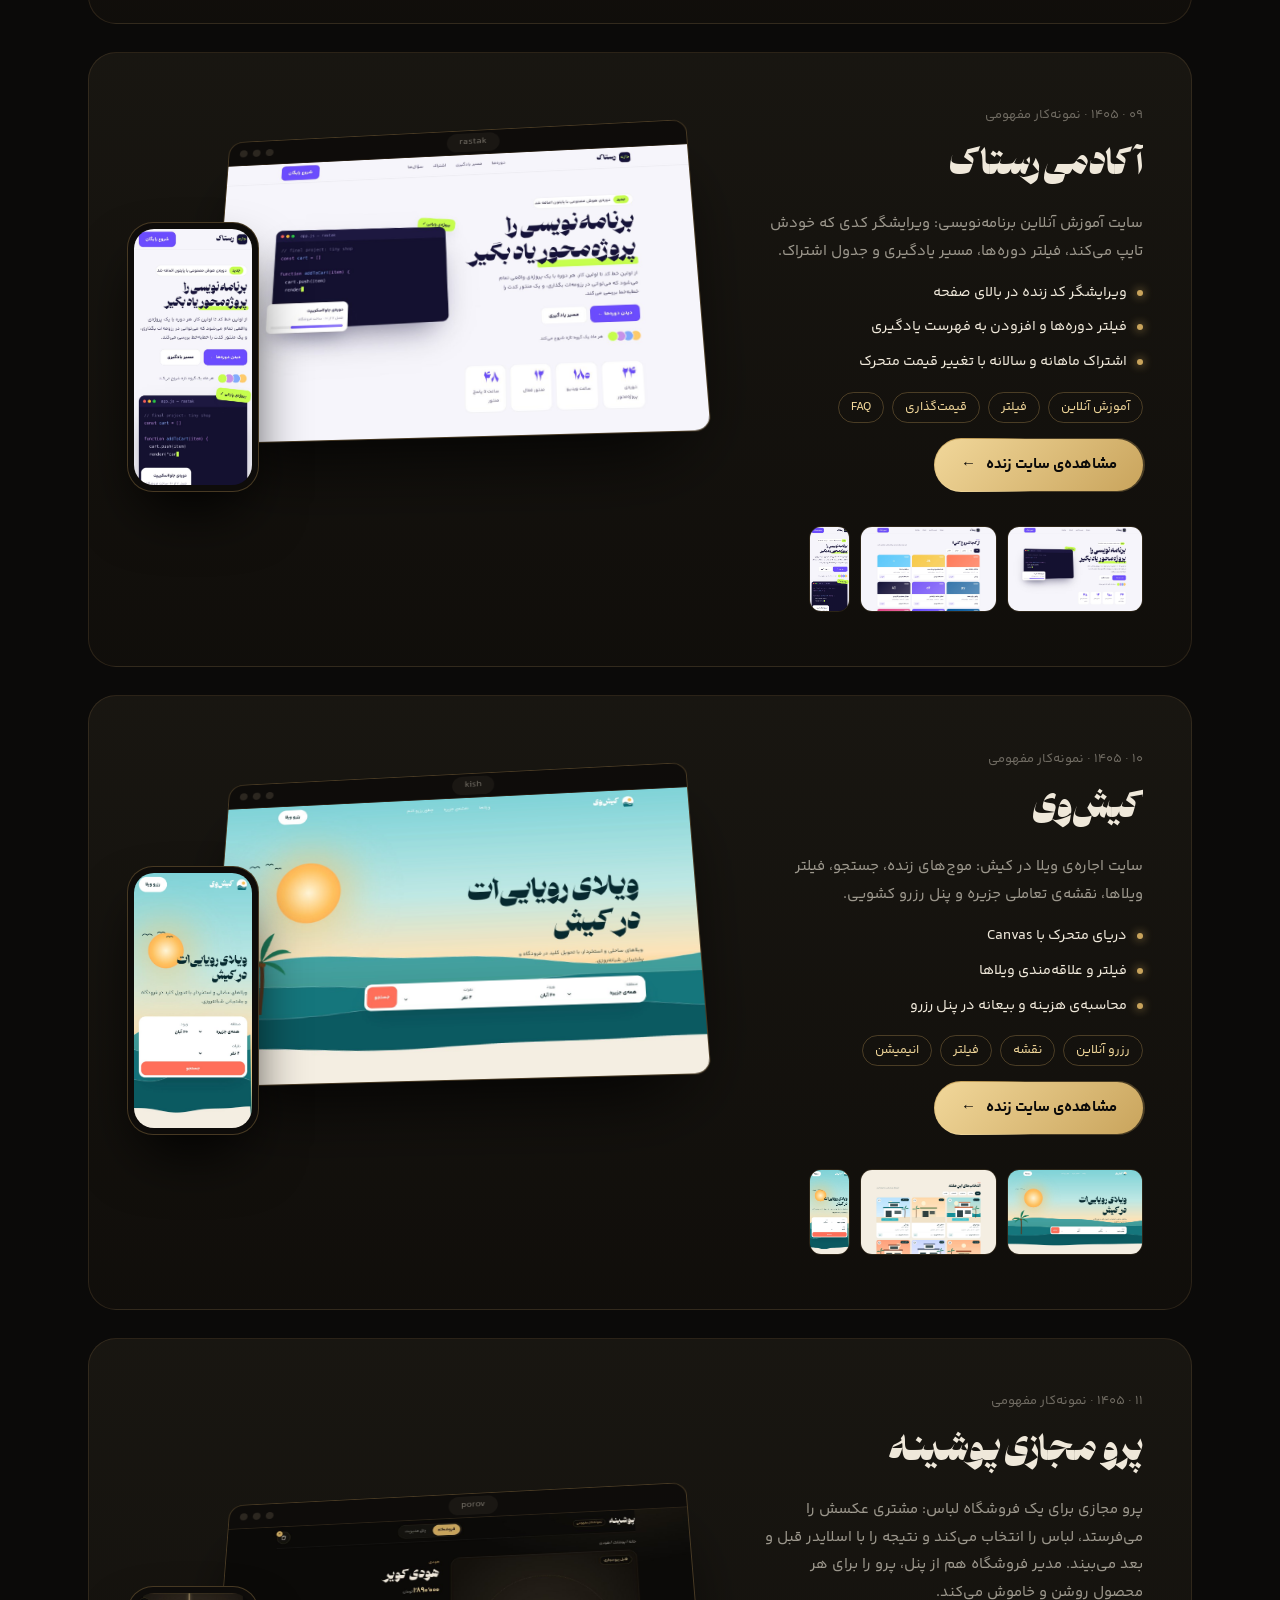
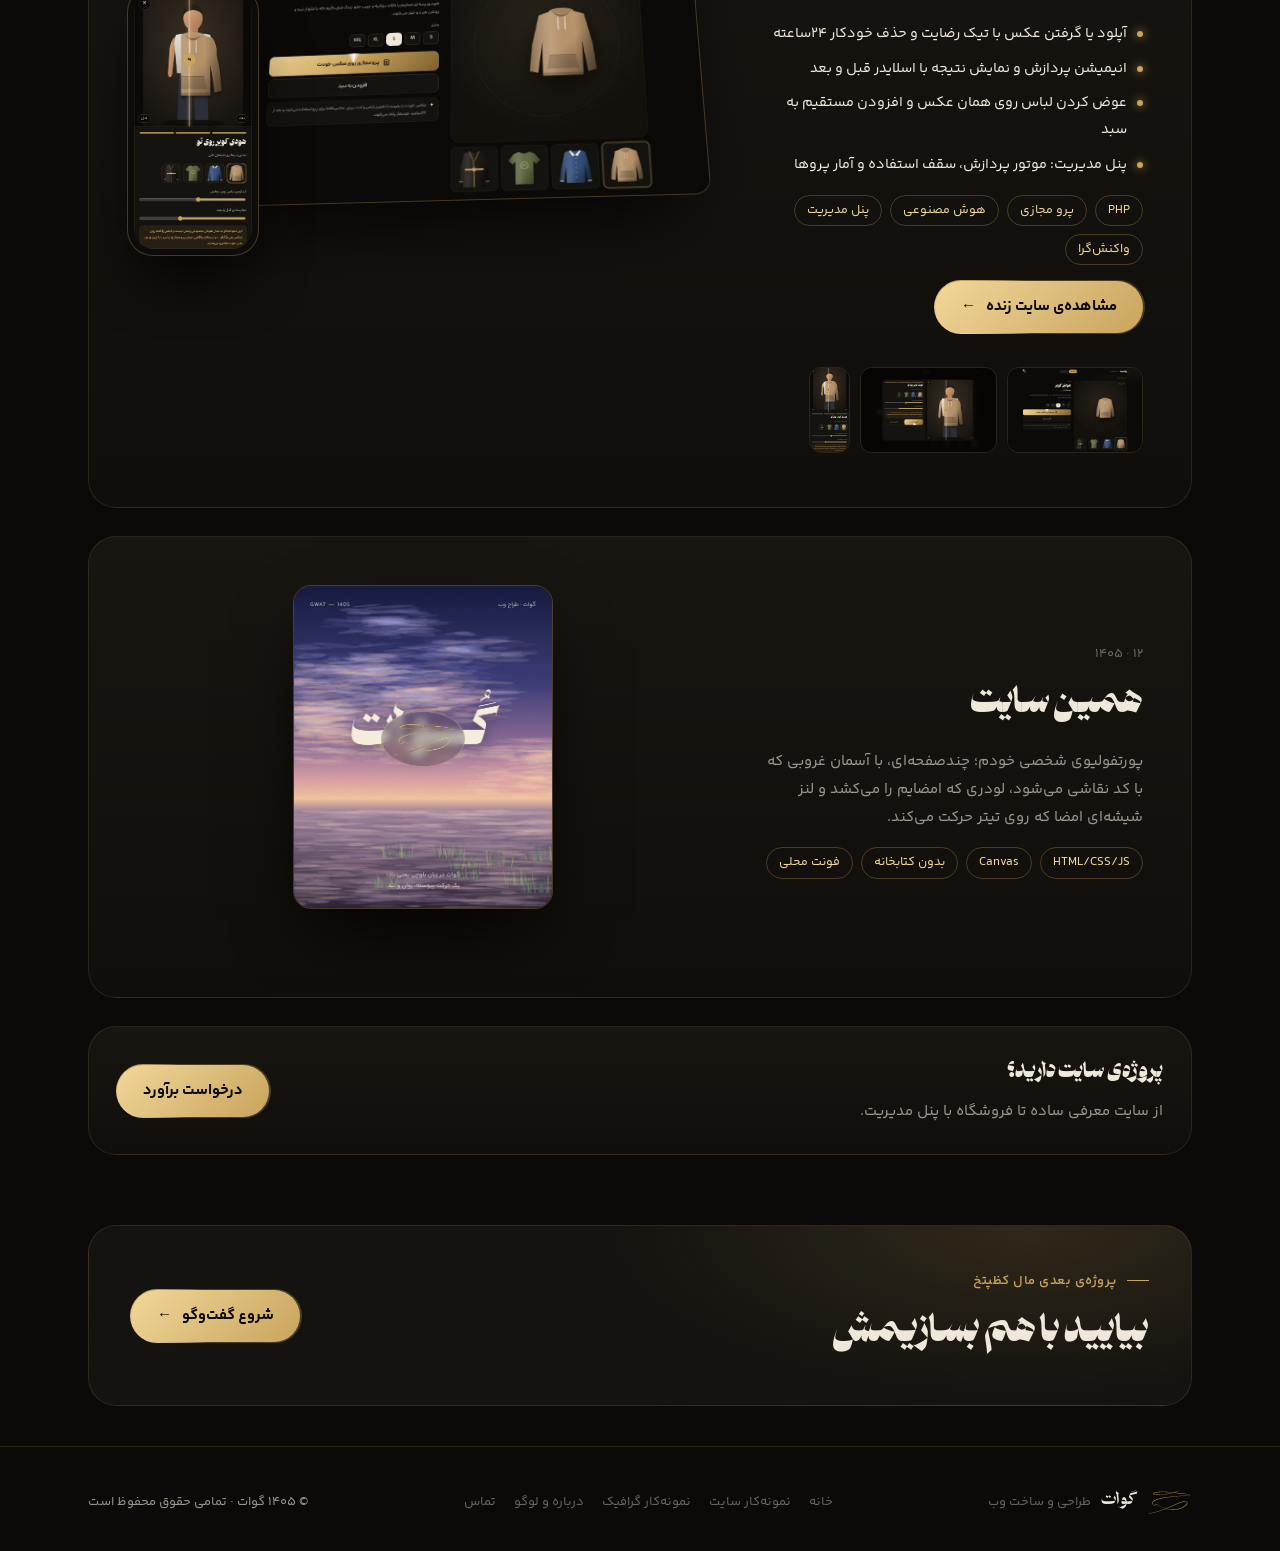
<file: web.html>
<!doctype html>
<html lang="fa" dir="rtl"><head><meta charset="utf-8"><script src="assets/i18n.js"></script><meta name="viewport" content="width=device-width,initial-scale=1,viewport-fit=cover">
<title>نمونه‌کار سایت · گوات</title>
<link rel="icon" href="assets/img/mark.svg">
<link rel="stylesheet" href="assets/style.css">
<style>
.case{padding:clamp(22px,4vw,48px);margin-bottom:28px;scroll-margin-top:90px}
.case-top{display:grid;grid-template-columns:minmax(0,1fr) minmax(0,1.5fr);gap:clamp(24px,4vw,56px);align-items:center}
.case .num{font-size:13px;color:var(--mute)}
.case h2{font-size:clamp(22px,3vw,34px);margin-block:8px 10px}
.case p{color:var(--dim);margin:0 0 14px}
.chips{display:flex;flex-wrap:wrap;gap:8px;margin-block:16px}
.chips span{font-size:12.5px;padding:3px 12px;border:1px solid var(--line-2);border-radius:999px;color:var(--gold-hi)}
.did{list-style:none;padding:0;margin:0;display:grid;gap:8px}
.did li{display:flex;gap:10px;font-size:14.5px;color:var(--ivory)}
.did li::before{content:"";flex:none;width:6px;height:6px;margin-top:10px;border-radius:50%;background:var(--gold);box-shadow:0 0 10px var(--gold)}
.shots{position:relative;padding-bottom:40px}
.shots .phone{position:absolute;left:-10px;bottom:0;width:132px}
.shots .phone.b{left:120px;bottom:-14px;width:118px}
.shots .browser{margin-inline-end:60px}
.thumbs{display:flex;gap:10px;margin-top:34px;overflow-x:auto;padding-bottom:6px}
.thumbs button{flex:none;border:1px solid var(--line);border-radius:12px;padding:0;overflow:hidden;cursor:zoom-in;background:none;transition:border-color .3s,transform .3s}
.thumbs button:hover{border-color:var(--gold);transform:translateY(-3px)}
.thumbs img{height:84px;width:auto}
.stats{display:grid;grid-template-columns:repeat(3,minmax(0,1fr));gap:10px;margin-top:20px}
.stats div{border:1px solid var(--line);border-radius:16px;padding:12px 14px}
.stats b{display:block;font-family:var(--display);font-size:18px;line-height:1.5;color:var(--gold-hi);white-space:nowrap}
.stats span{font-size:12.5px;color:var(--mute)}
@media (max-width:900px){.case-top{grid-template-columns:minmax(0,1fr)}.shots{order:-1}}
@media (max-width:520px){.shots .phone{width:96px;left:-4px}.shots .phone.b{left:84px;width:86px}.shots .browser{margin-inline-end:20px}}
</style></head>
<body>
<main data-page="web">
  <header class="phead"><div class="wrap">
    <div class="crumbs"><a href="index.html">خانه</a> / نمونه‌کار سایت</div>
    <h1>نمونه‌کارهای سایت و اپ</h1>
    <p>پروژه‌هایی که از طراحی تا اجرا خودم ساخته‌ام، و چند سایت نمونه که برای نمایش سبک‌های مختلف ساختم. تصویرها اسکرین‌شات واقعی همین سایت‌ها هستند؛ سایت‌های نمونه را می‌توانید زنده هم ببینید.</p>
  </div></header>

  <div class="wrap">
    <div id="cases">
    <article class="glass case rv" id="yasin">
      <div class="case-top">
        <div>
          <span class="num"><span data-fa>01</span> · <span data-fa>1405</span></span>
          <h2>یاسین دبی</h2>
          <p>سایت معرفی خودروهای نمایشگاه Yasin automedia که خودرو را مستقیم از دبی سفارش می‌دهد. مشتری خودرو را می‌بیند، مشخصاتش را می‌خواند و از همان صفحه تماس می‌گیرد.</p>
          <ul class="did">
            <li>اسلایدر اصلی با عکس خودروها و افکت‌های کلاسیک</li>
            <li>فروشگاه با دسته‌بندی تویوتا سفارش خلیج، النترا و لوکس کارکرده</li>
            <li>پنل مدیریت جدا که همه‌چیز سایت را ویرایش می‌کند</li>
            <li>افزودن خودرو از ربات تلگرام، روی هاست سی‌پنل داخل ایران</li>
          </ul>
          <div class="chips"><span>PHP</span><span>JSON</span><span>پنل مدیریت</span><span>ربات تلگرام</span><span>واکنش‌گرا</span></div>
        </div>
        <div class="shots">
          <div class="browser"><div class="bar"><i></i><i></i><i></i><span>yasin automedia</span></div><img src="assets/img/yasin-d.jpg" alt="صفحه‌ی اصلی سایت یاسین دبی"></div>
          <div class="phone"><img src="assets/img/yasin-m.jpg" alt="نسخه‌ی موبایل سایت یاسین دبی"></div>
          <div class="phone b"><img src="assets/img/yasin-m2.jpg" alt="دسته‌بندی‌ها در موبایل"></div>
        </div>
      </div>
      <div class="thumbs" data-set="yasin"></div>
    </article>

    <article class="glass case rv" id="tootia">
      <div class="case-top">
        <div>
          <span class="num"><span data-fa>02</span> · <span data-fa>1405</span></span>
          <h2>طوطیا</h2>
          <p>برنامه‌ریز شخصی برای مک و موبایل: کارهای روز با ساعت، برد کارها، ردیاب عادت و تایمر تمرکز. بدون اینترنت هم کار می‌کند و مثل یک اپ نصب می‌شود.</p>
          <ul class="did">
            <li>لودر اختصاصی و پاپ‌آپ متفاوت برای هر کار</li>
            <li>ردیاب عادت با جدول هفتگی و درصد پیشرفت</li>
            <li>اعداد فارسی و تقویم شمسی</li>
          </ul>
          <div class="chips"><span>PWA</span><span>آفلاین</span><span>UI/UX</span><span>انیمیشن</span></div>
          <div class="stats"><div><b data-fa>3</b><span>نما: روز، هفته، برد</span></div><div><b data-fa>100٪</b><span>آفلاین</span></div><div><b>مک + موبایل</b><span>قابل نصب</span></div></div>
        </div>
        <div class="shots">
          <div class="browser"><div class="bar"><i></i><i></i><i></i><span>tootia</span></div><img src="assets/img/tootia-d.jpg" alt="نمای روز در طوطیا"></div>
          <div class="phone"><img src="assets/img/tootia-m.jpg" alt="طوطیا در موبایل"></div>
        </div>
      </div>
      <div class="thumbs" data-set="tootia"></div>
    </article>

    <article class="glass case rv" id="solstra">
      <div class="case-top">
        <div>
          <span class="num"><span data-fa>03</span> · <span data-fa>1405</span> · نمونه‌کار مفهومی</span>
          <h2>سولسترا</h2>
          <p>سایت شرکت خیالی راکتور همجوشی برای کشتی‌ها، ساخته‌شده از روی یک ویدیوی برنده‌ی Awwwards. کشتی شیشه‌ای سه‌بعدی، رگه‌های نور، خورشیدگرفتگی زنده و گالری افقی پروژه‌ها.</p>
          <ul class="did"><li>کشتی سه‌بعدی شیشه‌ای با WebGL، بدون کتابخانه</li><li>کارت‌های سه‌بعدی با تاری حرکت و خورشیدگرفتگی با شیدر</li><li>تایم‌لاین با نقطه‌ی نورانی و گالری افقی پروژه‌ها</li></ul>
          <div class="chips"><span>WebGL</span><span>GLSL</span><span>اسکرول‌محور</span><span>RTL</span></div>
          <a class="beam solid" href="work/solstra/index.html">مشاهده‌ی سایت زنده <span aria-hidden="true">←</span></a>
        </div>
        <div class="shots">
          <div class="browser"><div class="bar"><i></i><i></i><i></i><span>solstra</span></div><img src="assets/img/solstra-d.jpg" alt="صفحه‌ی اصلی سولسترا" loading="lazy"></div>
          <div class="phone"><img src="assets/img/solstra-m.jpg" alt="سولسترا در موبایل" loading="lazy"></div>
        </div>
      </div>
      <div class="thumbs" data-set="solstra"></div>
    </article>

    <article class="glass case rv" id="narenj">
      <div class="case-top">
        <div>
          <span class="num"><span data-fa>04</span> · <span data-fa>1405</span> · نمونه‌کار مفهومی</span>
          <h2>کافه نارنج</h2>
          <p>سایت یک کافه‌ی خیالی در شیراز: سبز باغ و نارنجی بهارنارنج، با شکوفه‌هایی که روی صفحه می‌ریزند.</p>
          <ul class="did"><li>منوی سه‌بخشی با قیمت تومانی</li><li>تصویرسازی حیاط و درخت نارنج با SVG</li><li>فرم رزرو میز با انتخاب نفرات</li></ul>
          <div class="chips"><span>منو</span><span>رزرو</span><span>تصویرسازی</span><span>انیمیشن</span></div>
          <a class="beam solid" href="work/narenj/index.html">مشاهده‌ی سایت زنده <span aria-hidden="true">←</span></a>
        </div>
        <div class="shots">
          <div class="browser"><div class="bar"><i></i><i></i><i></i><span>narenj</span></div><img src="assets/img/narenj-d.jpg" alt="صفحه‌ی اصلی کافه نارنج" loading="lazy"></div>
          <div class="phone"><img src="assets/img/narenj-m.jpg" alt="کافه نارنج در موبایل" loading="lazy"></div>
        </div>
      </div>
      <div class="thumbs" data-set="narenj"></div>
    </article>

    <article class="glass case rv" id="rastak">
      <div class="case-top">
        <div>
          <span class="num"><span data-fa>05</span> · <span data-fa>1405</span> · نمونه‌کار مفهومی</span>
          <h2>آکادمی رستاک</h2>
          <p>سایت آموزش آنلاین برنامه‌نویسی: ویرایشگر کدی که خودش تایپ می‌کند، فیلتر دوره‌ها، مسیر یادگیری و جدول اشتراک.</p>
          <ul class="did"><li>ویرایشگر کد زنده در بالای صفحه</li><li>فیلتر دوره‌ها و افزودن به فهرست یادگیری</li><li>اشتراک ماهانه و سالانه با تغییر قیمت متحرک</li></ul>
          <div class="chips"><span>آموزش آنلاین</span><span>فیلتر</span><span>قیمت‌گذاری</span><span>FAQ</span></div>
          <a class="beam solid" href="work/rastak/index.html">مشاهده‌ی سایت زنده <span aria-hidden="true">←</span></a>
        </div>
        <div class="shots">
          <div class="browser"><div class="bar"><i></i><i></i><i></i><span>rastak</span></div><img src="assets/img/rastak-d.jpg" alt="صفحه‌ی اصلی آکادمی رستاک" loading="lazy"></div>
          <div class="phone"><img src="assets/img/rastak-m.jpg" alt="آکادمی رستاک در موبایل" loading="lazy"></div>
        </div>
      </div>
      <div class="thumbs" data-set="rastak"></div>
    </article>

    <article class="glass case rv" id="kish">
      <div class="case-top">
        <div>
          <span class="num"><span data-fa>06</span> · <span data-fa>1405</span> · نمونه‌کار مفهومی</span>
          <h2>کیش‌وی</h2>
          <p>سایت اجاره‌ی ویلا در کیش: موج‌های زنده، جستجو، فیلتر ویلاها، نقشه‌ی تعاملی جزیره و پنل رزرو کشویی.</p>
          <ul class="did"><li>دریای متحرک با Canvas</li><li>فیلتر و علاقه‌مندی ویلاها</li><li>محاسبه‌ی هزینه و بیعانه در پنل رزرو</li></ul>
          <div class="chips"><span>رزرو آنلاین</span><span>نقشه</span><span>فیلتر</span><span>انیمیشن</span></div>
          <a class="beam solid" href="work/kish/index.html">مشاهده‌ی سایت زنده <span aria-hidden="true">←</span></a>
        </div>
        <div class="shots">
          <div class="browser"><div class="bar"><i></i><i></i><i></i><span>kish</span></div><img src="assets/img/kish-d.jpg" alt="صفحه‌ی اصلی کیش‌وی" loading="lazy"></div>
          <div class="phone"><img src="assets/img/kish-m.jpg" alt="کیش‌وی در موبایل" loading="lazy"></div>
        </div>
      </div>
      <div class="thumbs" data-set="kish"></div>
    </article>

    <article class="glass case rv" id="this-site">
      <div class="case-top">
        <div>
          <span class="num"><span data-fa>07</span> · <span data-fa>1405</span></span>
          <h2>همین سایت</h2>
          <p>پورتفولیوی شخصی خودم؛ چندصفحه‌ای، با آسمان غروبی که با کد نقاشی می‌شود، لودری که امضایم را می‌کشد و لنز شیشه‌ای امضا که روی تیتر حرکت می‌کند.</p>
          <div class="chips"><span>HTML/CSS/JS</span><span>Canvas</span><span>بدون کتابخانه</span><span>فونت محلی</span></div>
          <a class="beam" href="about.html">داستان لقب و لوگو</a>
        </div>
        <div class="shots" style="display:grid;place-items:center;min-height:260px">
          <img src="assets/img/g1.jpg" alt="پوستر برند گوات" style="width:min(260px,70%);border-radius:18px;border:1px solid var(--line-2);box-shadow:0 30px 70px -20px #000">
        </div>
      </div>
    </article>

    </div>
    <div class="glass rv" style="padding:28px;display:flex;justify-content:space-between;align-items:center;gap:18px;flex-wrap:wrap;margin-block:10px 60px">
      <div><h2 style="font-size:20px">پروژه‌ی سایت دارید؟</h2><p style="margin:6px 0 0;color:var(--dim)">از سایت معرفی ساده تا فروشگاه با پنل مدیریت.</p></div>
      <a class="beam solid" href="contact.html">درخواست برآورد</a>
    </div>
  </div>
</main>
<script src="assets/content.js"></script>
<script src="assets/render.js"></script>
<script src="assets/sig.js"></script>
<script src="assets/gl3d.js"></script>
<script src="assets/app.js"></script>
<script src="assets/fx.js"></script>
<script>
const sets=window.SITE&&SITE.web?Object.fromEntries(SITE.web.map(w=>[w.id,(w.shots||[]).map(x=>[x.img,x.cap,x.dev])])):{yasin:[['yasin-d','صفحه‌ی اصلی','دسکتاپ'],['yasin-d2','دسته‌بندی خودروها','دسکتاپ'],['yasin-m','اسلایدر موبایل','موبایل'],['yasin-m2','دسته‌بندی در موبایل','موبایل']],tootia:[['tootia-d','نمای روز','دسکتاپ'],['tootia-m','نمای روز در موبایل','موبایل']],solstra:[['solstra-d','کشتی سه‌بعدی','دسکتاپ'],['solstra-d2','گالری پروژه‌ها','دسکتاپ'],['solstra-m','موبایل','موبایل']],narenj:[['narenj-d','صفحه‌ی اصلی','دسکتاپ'],['narenj-d2','منو','دسکتاپ'],['narenj-m','موبایل','موبایل']],rastak:[['rastak-d','ویرایشگر کد','دسکتاپ'],['rastak-d2','دوره‌ها','دسکتاپ'],['rastak-m','موبایل','موبایل']],kish:[['kish-d','دریای متحرک','دسکتاپ'],['kish-d2','ویلاها','دسکتاپ'],['kish-m','موبایل','موبایل']]};
document.querySelectorAll('.thumbs').forEach(t=>{const items=(sets[t.dataset.set]||[]).map(([f,ti,m])=>({src:f.includes('/')?f:`assets/img/${f}.jpg`,title:ti,meta:m}));const open=lightbox(items);
  items.forEach((it,i)=>{const b=document.createElement('button');b.type='button';b.setAttribute('aria-label','نمایش بزرگ: '+it.title);b.innerHTML=`<img src="${it.src}" alt="" loading="lazy">`;b.onclick=()=>open(i);t.appendChild(b)});
  t.closest('.case').querySelectorAll('.shots img').forEach((im,i)=>{im.style.cursor='zoom-in';im.onclick=()=>open(Math.min(i===0?0:i+1,items.length-1))});});
</script>
</body></html>
</file>
<file: assets/style.css>
@font-face{font-family:"Paykan";src:url("fonts/Paykan-800.woff2") format("woff2");font-weight:800;font-display:swap}
@font-face{font-family:"Paykan";src:url("fonts/Paykan-700.woff2") format("woff2");font-weight:700;font-display:swap}
@font-face{font-family:"Yekan Bakh";src:url("fonts/YekanBakh-Light.woff2") format("woff2");font-weight:300;font-display:swap}
@font-face{font-family:"Yekan Bakh";src:url("fonts/YekanBakh-Regular.woff2") format("woff2");font-weight:400;font-display:swap}
@font-face{font-family:"Yekan Bakh";src:url("fonts/YekanBakh-SemiBold.woff2") format("woff2");font-weight:600;font-display:swap}
@font-face{font-family:"Yekan Bakh";src:url("fonts/YekanBakh-Bold.woff2") format("woff2");font-weight:700;font-display:swap}

/* Akhtar — dark gold, single theme. Paykan for display, Yekan Bakh for body and Latin. */
:root{
  --bg:#0b0a09; --bg-2:#060504; --card:#15130f; --card-2:#1c1914;
  --line:#c9a45c26; --line-2:#c9a45c4d;
  --gold:#c9a45c; --gold-hi:#f1d79a; --gold-lo:#7d6230;
  --ivory:#efe8da; --dim:#efe8da9e; --mute:#efe8da66;
  --display:"Paykan","Yekan Bakh",Tahoma,sans-serif;
  --body:"Yekan Bakh",Tahoma,"Segoe UI",sans-serif;
  --gut:clamp(16px,4vw,48px); --max:1200px;
  color-scheme:dark;
}
*{box-sizing:border-box}
html{scroll-behavior:smooth;overflow-x:clip}
body{margin:0;background:var(--bg);color:var(--ivory);font-family:var(--body);font-size:15px;line-height:1.85;-webkit-font-smoothing:antialiased}
a{color:inherit;text-decoration:none}
img{max-width:100%;display:block}
::selection{background:var(--gold);color:var(--bg)}
:focus-visible{outline:2px solid var(--gold);outline-offset:3px;border-radius:8px}
h1,h2,h3{font-family:var(--display);font-weight:800;text-wrap:balance;margin:0;letter-spacing:0}
.wrap{max-width:var(--max);margin-inline:auto;padding-inline:var(--gut)}
.eyebrow{display:inline-flex;align-items:center;gap:10px;font-size:13px;font-weight:600;color:var(--gold);letter-spacing:.04em}
.eyebrow::before{content:"";width:22px;height:1px;background:currentColor}
.lat{direction:ltr;unicode-bidi:isolate;letter-spacing:.08em}

/* grain over everything */
body::after{content:"";position:fixed;inset:0;pointer-events:none;z-index:90;opacity:.06;background-image:url("data:image/svg+xml;utf8,<svg xmlns='http://www.w3.org/2000/svg' width='160' height='160'><filter id='n'><feTurbulence type='fractalNoise' baseFrequency='.9' numOctaves='3'/></filter><rect width='100%' height='100%' filter='url(%23n)'/></svg>")}

/* ---------- loader ---------- */
#loader{position:fixed;inset:0;z-index:100;background:var(--bg-2);display:grid;place-items:center;animation:ldOut .8s cubic-bezier(.7,0,.2,1) 1.25s forwards}
#loader svg{width:min(240px,60vw);height:auto;overflow:visible}
#loader .sig-line{fill:none;stroke:#c9a45c;stroke-width:2.4;stroke-linecap:round;stroke-dasharray:1;stroke-dashoffset:1;animation:draw 1.05s .05s cubic-bezier(.55,0,.25,1) forwards}
#loader .sig-line+.sig-line{animation-delay:.35s}
#loader .sig-fill{opacity:0;animation:fade .45s 1s forwards}
#loader .cnt{position:absolute;bottom:calc(30px + env(safe-area-inset-bottom,0px));inset-inline:0;text-align:center;font-size:12px;color:var(--mute);letter-spacing:.2em}
#loader{animation-delay:1.45s}
.sub #loader{animation-delay:.55s}.sub #loader .sig-line{animation-duration:.4s;animation-delay:0s}.sub #loader .sig-fill{animation-delay:.3s}
@keyframes draw{to{stroke-dashoffset:0}}
@keyframes fade{to{opacity:1}}
@keyframes ldOut{to{transform:translateY(-100%);visibility:hidden}}

/* ---------- nav ---------- */
.nav{position:fixed;top:calc(12px + env(safe-area-inset-top,0px));inset-inline:0;z-index:50;display:flex;justify-content:center;padding-inline:12px;pointer-events:none}
.nav-in{pointer-events:auto;display:flex;align-items:center;gap:4px;padding:6px;border-radius:999px;background:rgba(11,10,9,.62);backdrop-filter:blur(18px) saturate(1.3);-webkit-backdrop-filter:blur(18px) saturate(1.3);border:1px solid var(--line);max-width:100%}
.brand{display:flex;align-items:center;gap:9px;padding-inline:8px 12px}
.brand img{width:46px;height:auto}
.brand b{font-family:var(--display);font-size:16px;font-weight:800}
.nav a.l{font-size:14px;padding:6px 13px;border-radius:999px;color:var(--dim);transition:color .3s,background .3s;white-space:nowrap}
.nav a.l:hover{color:var(--ivory);background:#efe8da0d}
.nav a.l[aria-current]{color:var(--bg);background:var(--gold)}
.menu-btn{display:none;width:38px;height:38px;border-radius:50%;border:1px solid var(--line);background:none;color:var(--ivory);cursor:pointer;place-items:center}
.menu-btn svg{width:16px;height:16px}
@media (max-width:820px){.nav a.l{display:none}.menu-btn{display:grid}.nav-in{width:100%;justify-content:space-between}}
.sheet{position:fixed;inset:0;z-index:70;background:rgba(6,5,4,.96);backdrop-filter:blur(10px);display:flex;flex-direction:column;justify-content:center;gap:6px;padding:var(--gut);opacity:0;visibility:hidden;transition:opacity .4s,visibility .4s}
.sheet.on{opacity:1;visibility:visible}
.sheet a{font-family:var(--display);font-size:30px;padding-block:6px;color:var(--ivory);transform:translateY(16px);transition:transform .5s cubic-bezier(.2,.8,.2,1),color .3s}
.sheet.on a{transform:none}
.sheet a[aria-current]{color:var(--gold)}
.sheet .x{position:absolute;top:calc(18px + env(safe-area-inset-top,0px));left:var(--gut)}

/* ---------- LightBeam gold button ---------- */
@property --ga{syntax:"<angle>";initial-value:0deg;inherits:false}
.beam{position:relative;display:inline-flex;align-items:center;gap:10px;padding:12px 26px;border-radius:999px;font-weight:700;font-size:15px;color:var(--gold-hi);background:var(--card);isolation:isolate;cursor:pointer;border:0;font-family:inherit;transition:transform .3s}
.beam::before{content:"";position:absolute;inset:-1.5px;border-radius:inherit;z-index:-2;background:conic-gradient(from var(--ga),transparent 0 55%,var(--gold-hi) 70%,var(--gold) 80%,transparent 92%),linear-gradient(var(--line-2),var(--line-2));animation:ga 3.2s linear infinite}
.beam::after{content:"";position:absolute;inset:0;border-radius:inherit;z-index:-1;background:var(--card)}
.beam.paused::before{animation-play-state:paused}
.beam:hover{transform:translateY(-2px)}
.beam.solid{color:var(--bg)}.beam.solid::after{background:linear-gradient(135deg,var(--gold-hi),var(--gold))}
.beam svg{width:14px;height:14px}
@keyframes ga{to{--ga:360deg}}
.nav .beam{padding:7px 18px;font-size:14px}

/* ---------- page header (sub pages) ---------- */
.phead{position:relative;padding-block:150px 60px;overflow:hidden}
.phead::before{content:"";position:absolute;inset:-20% -10% auto;height:520px;background:radial-gradient(50% 60% at 50% 0%,#c9a45c2e,transparent 70%);pointer-events:none}
.phead h1{font-size:clamp(26px,4vw,44px);line-height:1.3;margin-block:14px 12px}
.phead p{margin:0;color:var(--dim);max-width:56ch}
.crumbs{font-size:13px;color:var(--mute)}
.crumbs a:hover{color:var(--gold)}

/* ---------- section heads ---------- */
section.blk{padding-block:clamp(70px,10vw,130px)}
.shead{display:flex;justify-content:space-between;align-items:flex-end;gap:20px;flex-wrap:wrap;margin-bottom:clamp(30px,5vw,56px)}
.shead h2{font-size:clamp(20px,2.8vw,34px);line-height:1.35;margin-top:10px}
.shead p{margin:0;color:var(--dim);max-width:44ch}
.more{display:inline-flex;align-items:center;gap:8px;color:var(--gold);font-weight:600;font-size:14px}
.more svg{width:14px;transition:transform .3s}.more:hover svg{transform:translateX(-5px)}

/* ---------- glass card (DesignCode-like) ---------- */
.glass{position:relative;background:linear-gradient(180deg,#1c1914cc,#120f0ccc);border:1px solid var(--line);border-radius:28px;overflow:hidden}
.glass::before{content:"";position:absolute;inset:0;border-radius:inherit;pointer-events:none;background:radial-gradient(400px circle at var(--mx,50%) var(--my,0%),#f1d79a1f,transparent 45%);opacity:0;transition:opacity .4s}
.glass:hover::before{opacity:1}
.tilt{transition:transform .5s cubic-bezier(.2,.7,.2,1);transform-style:preserve-3d}

/* ---------- footer ---------- */
footer{padding-block:40px 34px;color:var(--mute);font-size:13px;border-top:1px solid var(--line);margin-top:40px}
.foot{display:flex;justify-content:space-between;align-items:center;gap:18px;flex-wrap:wrap}
.foot nav{display:flex;gap:18px;flex-wrap:wrap}
.foot nav a:hover{color:var(--gold)}
.sig{direction:ltr;color:var(--gold);font-weight:600;letter-spacing:.12em;font-size:13px}

/* reveal: transform only, readable at rest */
.rv{transition:transform 1s cubic-bezier(.2,.7,.2,1)}
.js .rv:not(.in){transform:translateY(34px)}

/* toast */
#toast{position:fixed;bottom:calc(22px + env(safe-area-inset-bottom,0px));left:50%;z-index:80;display:flex;align-items:center;gap:10px;background:var(--card-2);border:1px solid var(--line-2);color:var(--ivory);padding:11px 20px 11px 16px;border-radius:999px;font-size:14px;box-shadow:0 20px 50px -10px #000;translate:-50% calc(100% + 60px);visibility:hidden;transition:translate .55s cubic-bezier(.2,.9,.25,1.25),visibility .55s;max-width:calc(100vw - 32px)}
#toast.on{translate:-50% 0;visibility:visible}
#toast i{width:26px;height:26px;border-radius:50%;display:grid;place-items:center;background:var(--gold);color:var(--bg);font-style:normal;font-weight:700;flex:none;animation:pop .5s cubic-bezier(.2,.9,.3,1.6)}
@keyframes pop{from{transform:scale(0) rotate(-90deg)}}

@media (max-width:640px){
  body{font-size:14.5px}
  .phead{padding-block:120px 40px}
  .phead h1{font-size:22px}
  .shead h2{font-size:19px}
}
@media (prefers-reduced-motion:reduce){
  *,*::before,*::after{animation-duration:.01ms!important;animation-iteration-count:1!important;transition-duration:.01ms!important;scroll-behavior:auto!important}
  .js .rv:not(.in){transform:none}
}

/* ---------- shared: browser + phone frames ---------- */
.browser{border-radius:16px;overflow:hidden;background:#0e0c0a;border:1px solid var(--line-2);box-shadow:0 40px 80px -30px #000}
.browser .bar{height:30px;display:flex;align-items:center;gap:6px;padding-inline:12px;border-bottom:1px solid var(--line);direction:ltr}
.browser .bar i{width:9px;height:9px;border-radius:50%;background:#2c2720}
.browser .bar span{margin-inline:auto;font-size:11px;color:var(--mute);background:#1a1713;border-radius:999px;padding:1px 14px}
.browser img{width:100%;aspect-ratio:16/10;object-fit:cover;object-position:top}
.phone{width:140px;border-radius:26px;padding:6px;background:#0e0c0a;border:1px solid var(--line-2);box-shadow:0 30px 60px -16px #000}
.phone img{border-radius:20px;aspect-ratio:390/844;object-fit:cover;object-position:top;width:100%}

/* ---------- lightbox ---------- */
.lb{position:fixed;inset:0;z-index:95;background:rgba(6,5,4,.94);backdrop-filter:blur(8px);display:grid;grid-template-columns:56px 1fr 56px;align-items:center;gap:8px;padding:calc(20px + env(safe-area-inset-top,0px)) 12px calc(20px + env(safe-area-inset-bottom,0px));opacity:0;visibility:hidden;transition:opacity .35s,visibility .35s}
.lb.on{opacity:1;visibility:visible}
.lb figure{margin:0;display:flex;flex-direction:column;align-items:center;gap:12px;min-width:0;height:100%;justify-content:center}
.lb img{max-height:calc(100vh - 140px);max-height:calc(100svh - 140px);width:auto;max-width:100%;border-radius:14px;transition:opacity .3s;box-shadow:0 40px 90px -20px #000}
.lb figcaption{display:flex;gap:14px;align-items:baseline;flex-wrap:wrap;justify-content:center;font-size:14px}
.lb figcaption span,.lb figcaption em{color:var(--mute);font-style:normal;font-size:13px}
.lb button{width:48px;height:48px;border-radius:50%;border:1px solid var(--line-2);background:var(--card);color:var(--gold-hi);font-size:22px;cursor:pointer;font-family:inherit}
.lb .lb-x{position:absolute;top:calc(16px + env(safe-area-inset-top,0px));left:16px;font-size:15px}
@media (max-width:640px){.lb{grid-template-columns:1fr}.lb .lb-p,.lb .lb-n{display:none}}

/* ===== motion layer ===== */
#prog{position:fixed;top:0;left:0;right:0;height:2px;z-index:96;transform-origin:right;transform:scaleX(0);background:linear-gradient(90deg,var(--gold-lo),var(--gold-hi),var(--gold));box-shadow:0 0 12px var(--gold)}
#cur,#cur-r{position:fixed;top:0;left:0;z-index:97;pointer-events:none;border-radius:50%;translate:-50% -50%}
#cur{width:6px;height:6px;background:var(--gold-hi)}
#cur-r{width:38px;height:38px;border:1px solid #f1d79a99;display:grid;place-items:center;font-size:11px;color:var(--bg);font-weight:700;transition:width .35s cubic-bezier(.2,.8,.2,1),height .35s cubic-bezier(.2,.8,.2,1),background .35s,border-color .35s}
#cur-r.hov{width:64px;height:64px;background:#f1d79a1f;border-color:var(--gold)}
#cur-r.lbl{width:84px;height:84px;background:var(--gold-hi);border-color:var(--gold-hi)}
@media (hover:none),(pointer:coarse){#cur,#cur-r{display:none}}
#curtain{position:fixed;inset:0;z-index:99;pointer-events:none;display:grid;grid-template-columns:repeat(5,1fr)}
#curtain i{background:linear-gradient(180deg,#15130f,#0b0a09);transform:scaleY(0);transform-origin:top;transition:transform .5s cubic-bezier(.7,0,.25,1)}
#curtain i:nth-child(2){transition-delay:.05s}#curtain i:nth-child(3){transition-delay:.1s}#curtain i:nth-child(4){transition-delay:.15s}#curtain i:nth-child(5){transition-delay:.2s}
#curtain.on i{transform:scaleY(1)}
#curtain i:first-child{border-left:1px solid var(--line)}
.wd{display:inline-block;overflow:hidden;vertical-align:top;padding-block:.2em;margin-block:-.2em;perspective:600px}
.wi{display:inline-block;transform-origin:50% 100%}
.js .split:not(.in) .wi{transform:translateY(110%) rotateX(-75deg)}
.split .wi{transition:transform 1s cubic-bezier(.2,.85,.2,1) calc(var(--i)*55ms + var(--sd,0ms))}
.js .rv:not(.in){transform:perspective(1000px) translateY(46px) rotateX(16deg) scale(.97)}
.rv{transform-origin:50% 0}
.beam{will-change:transform}
.beam .rip{position:absolute;border-radius:50%;background:#f1d79a66;transform:scale(0);animation:rip .7s ease-out forwards;pointer-events:none;z-index:2}
@keyframes rip{to{transform:scale(4);opacity:0}}
.ph-gl{position:absolute;inset-inline-end:0;top:40px;width:min(52%,620px);height:calc(100% - 40px);z-index:0;pointer-events:none}
.phead .wrap{position:relative;z-index:1}
@media (max-width:820px){.ph-gl{opacity:.22;width:100%}}
.marq-t{will-change:transform}
.orb{position:fixed;width:520px;height:520px;border-radius:50%;pointer-events:none;z-index:-1;background:radial-gradient(closest-side,#c9a45c18,transparent);filter:blur(10px);animation:orb 26s ease-in-out infinite alternate}
.orb.b{width:420px;height:420px;animation-duration:32s;animation-direction:alternate-reverse;background:radial-gradient(closest-side,#d79a9512,transparent)}
@keyframes orb{0%{transform:translate(-20vw,10vh)}50%{transform:translate(60vw,50vh)}100%{transform:translate(20vw,120vh)}}
@media (prefers-reduced-motion:reduce){.js .split:not(.in) .wi{transform:none}.orb{display:none}#curtain{display:none}}
.stage-gl{position:absolute;inset:-12%;width:124%;height:124%;z-index:2}
.stage.has-gl>svg{display:none}
#sparks{position:fixed;inset:0;width:100%;height:100%;pointer-events:none;z-index:98}
/* rotating gold border on glass cards */
.glass:not(.cta)::after{content:"";position:absolute;inset:-1px;border-radius:inherit;padding:1px;pointer-events:none;background:conic-gradient(from var(--ga),transparent 0 70%,#f1d79a 80%,transparent 90%);-webkit-mask:linear-gradient(#000 0 0) content-box,linear-gradient(#000 0 0);-webkit-mask-composite:xor;mask-composite:exclude;opacity:0;transition:opacity .5s;animation:ga 4s linear infinite}
.glass:not(.cta):hover::after{opacity:1}
.tile .ic{animation:floaty 4s ease-in-out infinite}
.tile:nth-child(2n) .ic{animation-delay:-2s}
@keyframes floaty{50%{transform:translateY(-6px) rotate(-6deg)}}
.tile{transition:transform .6s cubic-bezier(.2,.8,.2,1),border-color .4s}
.tile:hover{transform:translateY(-6px) rotateX(4deg)}
.stats3d{display:grid;grid-template-columns:repeat(4,minmax(0,1fr));gap:14px;perspective:1200px}
.stats3d .glass{padding:26px 22px;text-align:center;transform-style:preserve-3d}
.stats3d b{display:block;font-family:var(--display);font-size:clamp(34px,4vw,52px);line-height:1.1;background:linear-gradient(180deg,var(--gold-hi),var(--gold-lo));-webkit-background-clip:text;background-clip:text;color:transparent}
.stats3d span{color:var(--dim);font-size:14px}
.js .stats3d .rv:not(.in){transform:perspective(900px) rotateY(-70deg) translateZ(-80px)}
.stats3d .rv:nth-child(2){transition-delay:.1s}.stats3d .rv:nth-child(3){transition-delay:.2s}.stats3d .rv:nth-child(4){transition-delay:.3s}
@media (max-width:760px){.stats3d{grid-template-columns:repeat(2,minmax(0,1fr))}}
.shine{position:relative;overflow:hidden}
.beam::after{transition:background .3s}
@media (prefers-reduced-motion:reduce){.glass::after,.tile .ic{animation:none}}

/* ===== live site viewer (sample sites open inside Gwat) ===== */
.lv{position:fixed;inset:0;z-index:120;display:flex;flex-direction:column;background:radial-gradient(80% 60% at 50% 0%,#c9a45c22,transparent 60%),#060504f2;backdrop-filter:blur(10px);-webkit-backdrop-filter:blur(10px);opacity:0;visibility:hidden;transition:opacity .45s,visibility .45s;padding:calc(10px + env(safe-area-inset-top,0px)) 12px calc(12px + env(safe-area-inset-bottom,0px))}
.lv.on{opacity:1;visibility:visible}
.lv-bar{display:flex;align-items:center;gap:10px;justify-content:space-between;padding:4px 4px 12px;flex-wrap:wrap}
.lv-ttl{display:flex;align-items:center;gap:10px;min-width:0}
.lv-ttl b{font-family:var(--display);font-size:18px;white-space:nowrap}
.lv-ttl span{font-size:12px;color:var(--mute);white-space:nowrap}
.lv-dev{display:flex;gap:4px;padding:4px;border-radius:999px;background:#ffffff0d;border:1px solid var(--line)}
.lv-dev button{font:inherit;font-size:13px;color:var(--dim);background:none;border:0;border-radius:999px;padding:6px 14px;cursor:pointer;display:flex;align-items:center;gap:6px}
.lv-dev button svg{width:15px;height:15px}
.lv-dev button[aria-pressed="true"]{background:var(--gold);color:var(--bg);font-weight:700}
.lv-act{display:flex;gap:8px;align-items:center}
.lv-act .beam{padding:8px 16px;font-size:14px}
.lv-stage{position:relative;flex:1;min-height:0;display:grid;place-items:center;overflow:hidden}
.lv-frame{position:relative;border-radius:18px;overflow:hidden;background:#000;box-shadow:0 50px 100px -30px #000,0 0 0 1px #c9a45c55;transition:width .6s cubic-bezier(.2,.8,.2,1),height .6s cubic-bezier(.2,.8,.2,1),border-radius .6s;transform:translateY(30px) scale(.96);transition-property:width,height,border-radius,transform}
.lv.on .lv-frame{transform:none}
.lv-frame.desk::before{content:"";position:absolute;inset:0 0 auto;height:28px;background:#15130f;border-bottom:1px solid var(--line);z-index:2}
.lv-frame.desk .dots{position:absolute;top:9px;left:12px;display:flex;gap:6px;z-index:3;direction:ltr}
.lv-frame.desk .dots i{width:10px;height:10px;border-radius:50%;background:#3a342a}
.lv-frame.desk .url{position:absolute;top:5px;left:50%;translate:-50% 0;z-index:3;font-size:11px;color:var(--mute);background:#0b0a09;border-radius:999px;padding:1px 16px;direction:ltr;white-space:nowrap}
.lv-frame:not(.desk) .dots,.lv-frame:not(.desk) .url{display:none}
.lv-frame.phone{border-radius:42px;box-shadow:0 50px 100px -30px #000,0 0 0 10px #15130f,0 0 0 11px #c9a45c66}
.lv-frame.phone::after{content:"";position:absolute;top:10px;left:50%;translate:-50% 0;width:96px;height:26px;border-radius:20px;background:#000;z-index:3}
.lv-frame.tab{border-radius:26px;box-shadow:0 50px 100px -30px #000,0 0 0 12px #15130f,0 0 0 13px #c9a45c55}
.lv-vp{position:absolute;left:0;overflow:hidden;direction:ltr}
.lv-vp iframe{border:0;display:block;background:#fff;transform-origin:0 0}
.lv-load{position:absolute;inset:0;display:grid;place-items:center;background:#0b0a09;z-index:4;transition:opacity .5s,visibility .5s}
.lv-load.off{opacity:0;visibility:hidden}
.lv-load i{width:46px;height:46px;border-radius:50%;border:2px solid #c9a45c33;border-top-color:var(--gold);animation:lvspin .9s linear infinite}
@keyframes lvspin{to{transform:rotate(360deg)}}
.lv-hint{text-align:center;font-size:12px;color:var(--mute);padding-top:10px}
@media (max-width:640px){.lv-dev{display:none}.lv-ttl span{display:none}.lv-hint{display:none}.lv{padding-inline:8px}}

/* ---------- language toggle (FA / EN) ---------- */
.lang{display:inline-flex;align-items:center;gap:7px;height:36px;padding:0 10px 0 9px;border-radius:999px;border:1px solid var(--line);background:#efe8da08;color:var(--dim);cursor:pointer;font:inherit;font-size:12px;transition:border-color .3s,color .3s}
.lang:hover{border-color:var(--gold);color:var(--ivory)}
.lang svg{width:15px;height:15px;color:var(--gold)}
.lang .lg-t{position:relative;display:flex;align-items:center;gap:6px;direction:ltr}
.lang .lg-t b{font-weight:700;transition:color .3s}
.lang .lg-t b.on{color:var(--gold-hi)}
.lang .lg-t i{width:1px;height:12px;background:var(--line-2,#efe8da33)}
.lang .lg-t b:first-child{font-family:var(--display);font-size:13px}
.sheet .lang.big{margin-top:18px;height:46px;padding:0 22px;font-size:16px;color:var(--gold-hi);border-color:var(--gold)}
@media (max-width:820px){.nav .lang{height:34px;padding:0 9px}.nav .lang svg{display:none}}
#langCurtain{position:fixed;inset:0;z-index:300;display:grid;place-items:center;background:radial-gradient(circle at 50% 50%,#1d1710,#0b0a09 70%);clip-path:circle(0% at var(--cx,90%) var(--cy,4%));transition:clip-path .55s cubic-bezier(.7,0,.2,1);pointer-events:none}
#langCurtain.on{clip-path:circle(150% at var(--cx,90%) var(--cy,4%));pointer-events:auto}
#langCurtain svg{width:min(320px,60vw);opacity:0;transform:scale(.9);transition:.4s .25s}
#langCurtain.on svg{opacity:1;transform:none}
html.en body{font-family:"Yekan Bakh",system-ui,sans-serif}
html.en .eyebrow,html.en .num{letter-spacing:.06em}

/* ---------- reviews ---------- */
.rv-grid{display:grid;grid-template-columns:repeat(auto-fit,minmax(300px,1fr));gap:18px}
.rv-card{margin:0;padding:30px 28px 24px;border-radius:24px;display:flex;flex-direction:column;gap:22px}
.rv-card .qm{width:34px;fill:var(--gold);opacity:.8}
.rv-card blockquote{margin:0;font-size:16.5px;line-height:2;color:var(--ivory)}
.rv-card figcaption{display:flex;align-items:center;gap:12px;margin-top:auto;padding-top:18px;border-top:1px solid var(--line)}
.rv-card .av{width:44px;height:44px;border-radius:50%;display:grid;place-items:center;background:linear-gradient(135deg,var(--gold-hi),var(--gold));color:#0b0a09;font-family:var(--display);font-size:20px;flex:none}
.rv-card figcaption b{display:block;font-size:15px}
.rv-card figcaption small{color:var(--mute);font-size:13px}
.rv-card .pj{margin-inline-start:auto;font-size:12px;color:var(--gold);border:1px solid var(--line);border-radius:99px;padding:4px 12px;white-space:nowrap}

/* ---------- CTA band on inner pages ---------- */
.ctaband{display:flex;align-items:center;justify-content:space-between;gap:24px;flex-wrap:wrap;padding:38px 42px;border-radius:28px;margin-top:70px;background:radial-gradient(600px 240px at 85% 0%,#c9a45c26,transparent 70%),var(--card)}
.ctaband h2{font-family:var(--display);font-size:clamp(24px,3vw,36px);margin:8px 0 0}
@media (max-width:640px){.ctaband{padding:28px 22px}.ctaband .beam{width:100%;justify-content:center}}

/* ---------- footer: brand + copyright ---------- */
.foot .fbrand{display:inline-flex;align-items:center;gap:10px}
.foot .fbrand img{width:46px;opacity:.9}
.foot .fbrand b{font-family:var(--display);font-size:16px;color:var(--ivory)}
.foot .fbrand em{font-style:normal;color:var(--mute)}
.foot .copy{color:var(--dim)}
@media (max-width:640px){.foot{flex-direction:column;align-items:flex-start;gap:14px}}
</file>
<file: work/common.css>
/* shared bits for Gwat concept sites: portfolio notice, Gwat tag, toast */
.gw-note{position:fixed;inset:0;z-index:200;display:grid;place-items:center;padding:16px;background:#0008;backdrop-filter:blur(6px);-webkit-backdrop-filter:blur(6px);opacity:0;visibility:hidden;transition:opacity .45s,visibility .45s;font-family:"Yekan Bakh",Tahoma,sans-serif}
.gw-note.on{opacity:1;visibility:visible}
.gw-card{width:min(400px,100%);border-radius:22px;padding:28px 24px 22px;text-align:center;background:var(--gw-bg,#fff);color:var(--gw-fg,#111);box-shadow:0 40px 90px -20px #0008;transform:translateY(26px) scale(.95);transition:transform .6s cubic-bezier(.2,.9,.25,1.15)}
.gw-note.on .gw-card{transform:none}
.gw-ic{width:56px;height:56px;margin:0 auto 12px;border-radius:50%;display:grid;place-items:center;background:var(--gw-ac,#111);color:var(--gw-acfg,#fff);font-size:24px;animation:gwPop .7s cubic-bezier(.2,.9,.3,1.6) .3s both}
@keyframes gwPop{from{transform:scale(0) rotate(-90deg)}}
.gw-card h2{font-family:"Paykan","Yekan Bakh",sans-serif;font-weight:800;font-size:21px;margin:0 0 8px;line-height:1.5}
.gw-card p{margin:0 0 18px;font-size:14px;line-height:1.9;opacity:.8}
.gw-card button{font:inherit;font-weight:700;border:0;border-radius:999px;padding:11px 24px;background:var(--gw-ac,#111);color:var(--gw-acfg,#fff);cursor:pointer;transition:transform .3s}
.gw-card button:hover{transform:translateY(-2px)}
.gw-md{display:flex;align-items:center;justify-content:center;gap:8px;direction:ltr;margin-top:14px;font-size:11px;font-weight:700;letter-spacing:0;font-size:13px;opacity:.75}
.gw-md svg,.gw-tag svg{width:34px;height:auto;fill:currentColor}
.gw-tag{position:fixed;left:14px;bottom:calc(14px + env(safe-area-inset-bottom,0px));z-index:150;display:flex;align-items:center;gap:7px;direction:ltr;padding:5px 12px 5px 8px;border-radius:999px;font:700 13px/1 "Yekan Bakh",sans-serif;background:var(--gw-tagbg,#000b);color:var(--gw-tagfg,#f1d79a);backdrop-filter:blur(10px);-webkit-backdrop-filter:blur(10px);border:1px solid #ffffff22;opacity:0;transform:translateY(10px);animation:gwIn .8s cubic-bezier(.2,.8,.2,1) 1.8s forwards}
@keyframes gwIn{to{opacity:1;transform:none}}
.gw-toast{position:fixed;left:50%;bottom:calc(20px + env(safe-area-inset-bottom,0px));z-index:210;translate:-50% calc(100% + 60px);visibility:hidden;transition:translate .5s cubic-bezier(.2,.9,.25,1.25),visibility .5s;background:var(--gw-ac,#111);color:var(--gw-acfg,#fff);padding:11px 20px;border-radius:999px;font:600 14px "Yekan Bakh",sans-serif;box-shadow:0 18px 40px -10px #0008;max-width:calc(100vw - 32px);text-align:center}
.gw-toast.on{translate:-50% 0;visibility:visible}
@media (prefers-reduced-motion:reduce){.gw-tag{animation:none;opacity:1;transform:none}.gw-ic{animation:none}}
</file>
